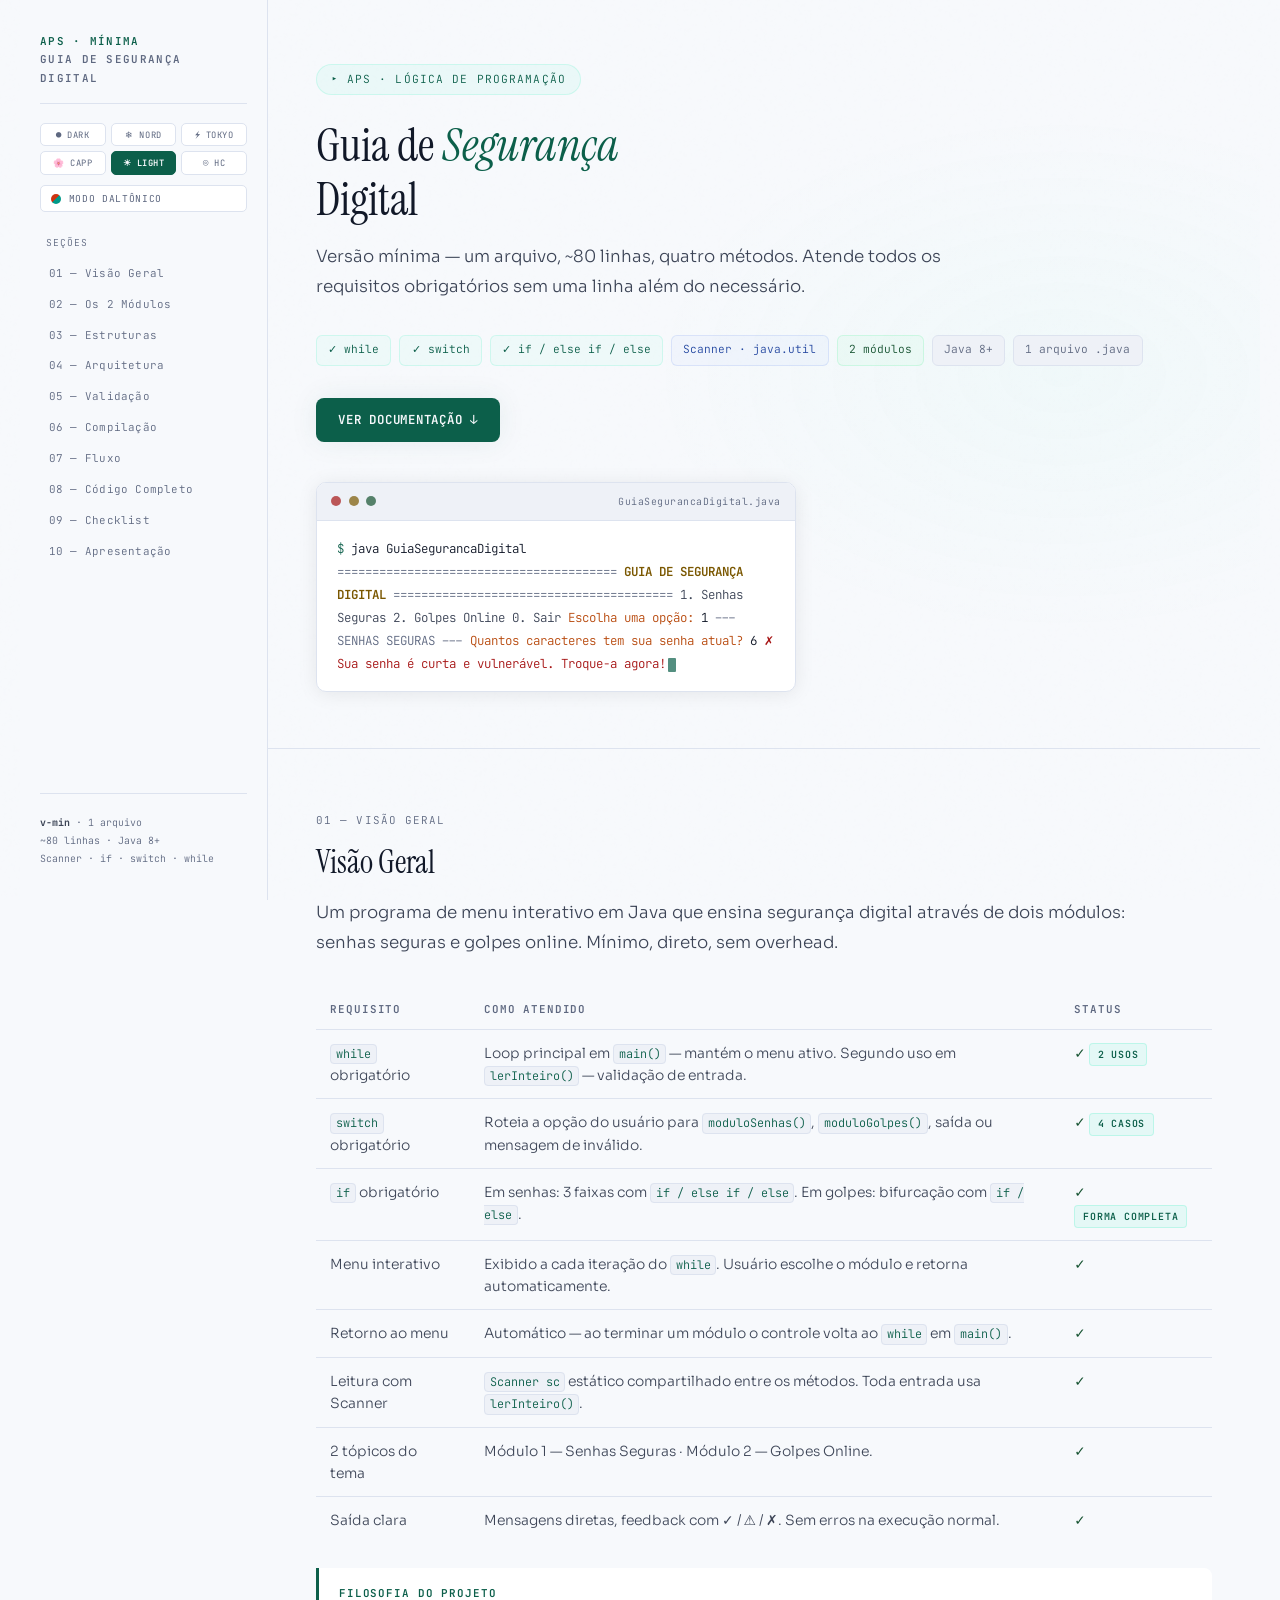
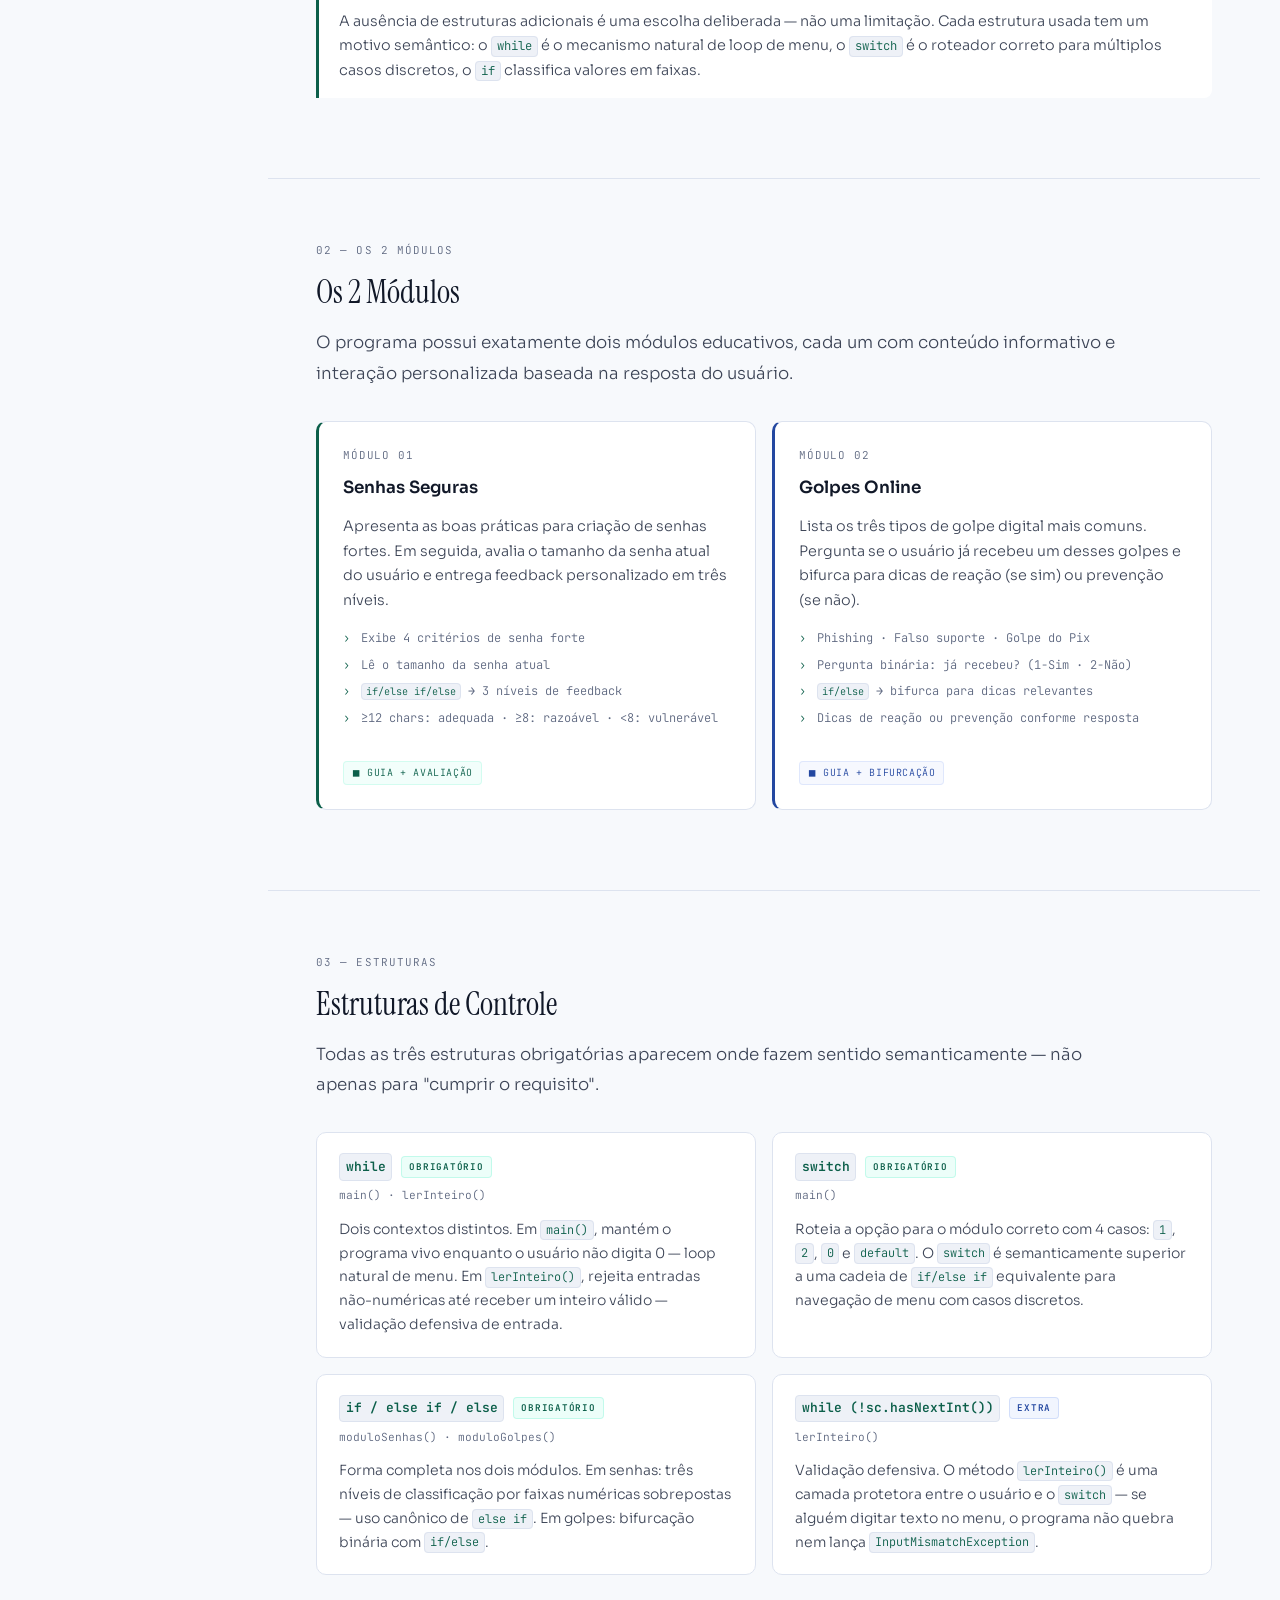
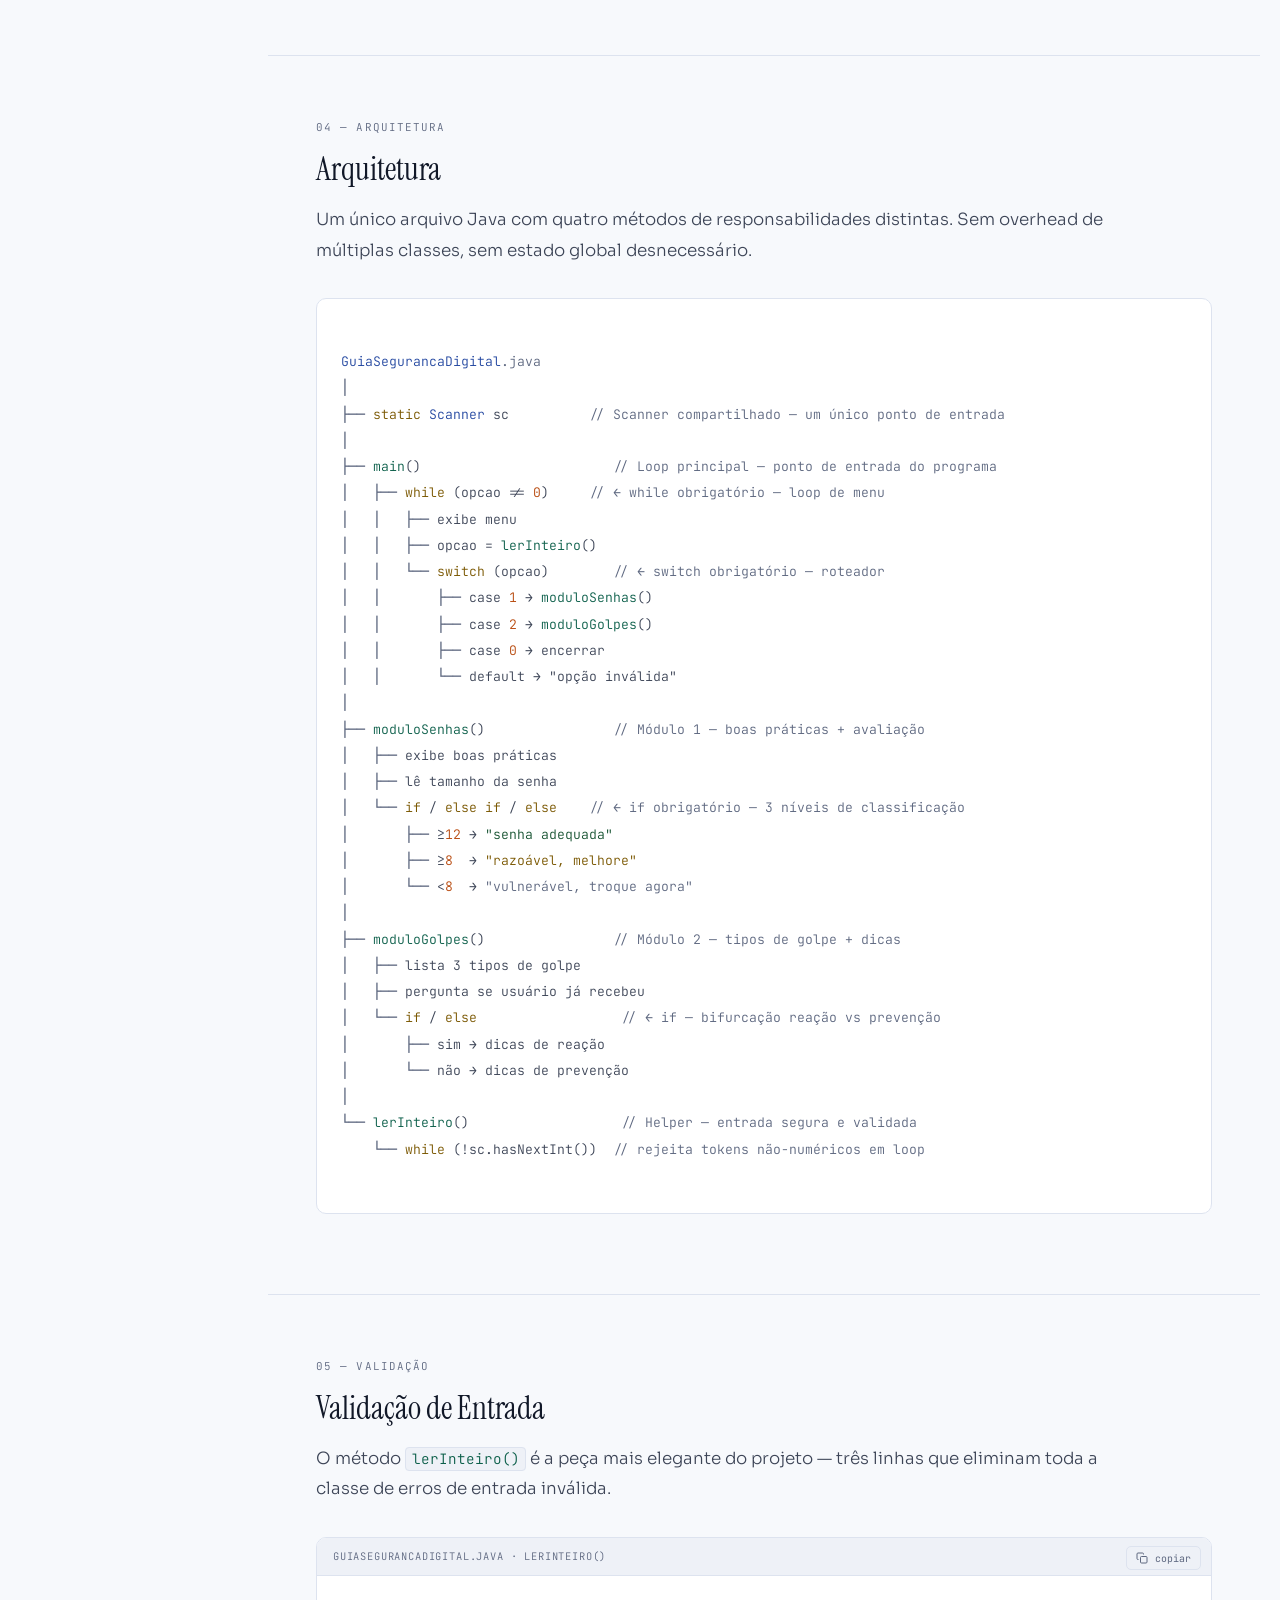
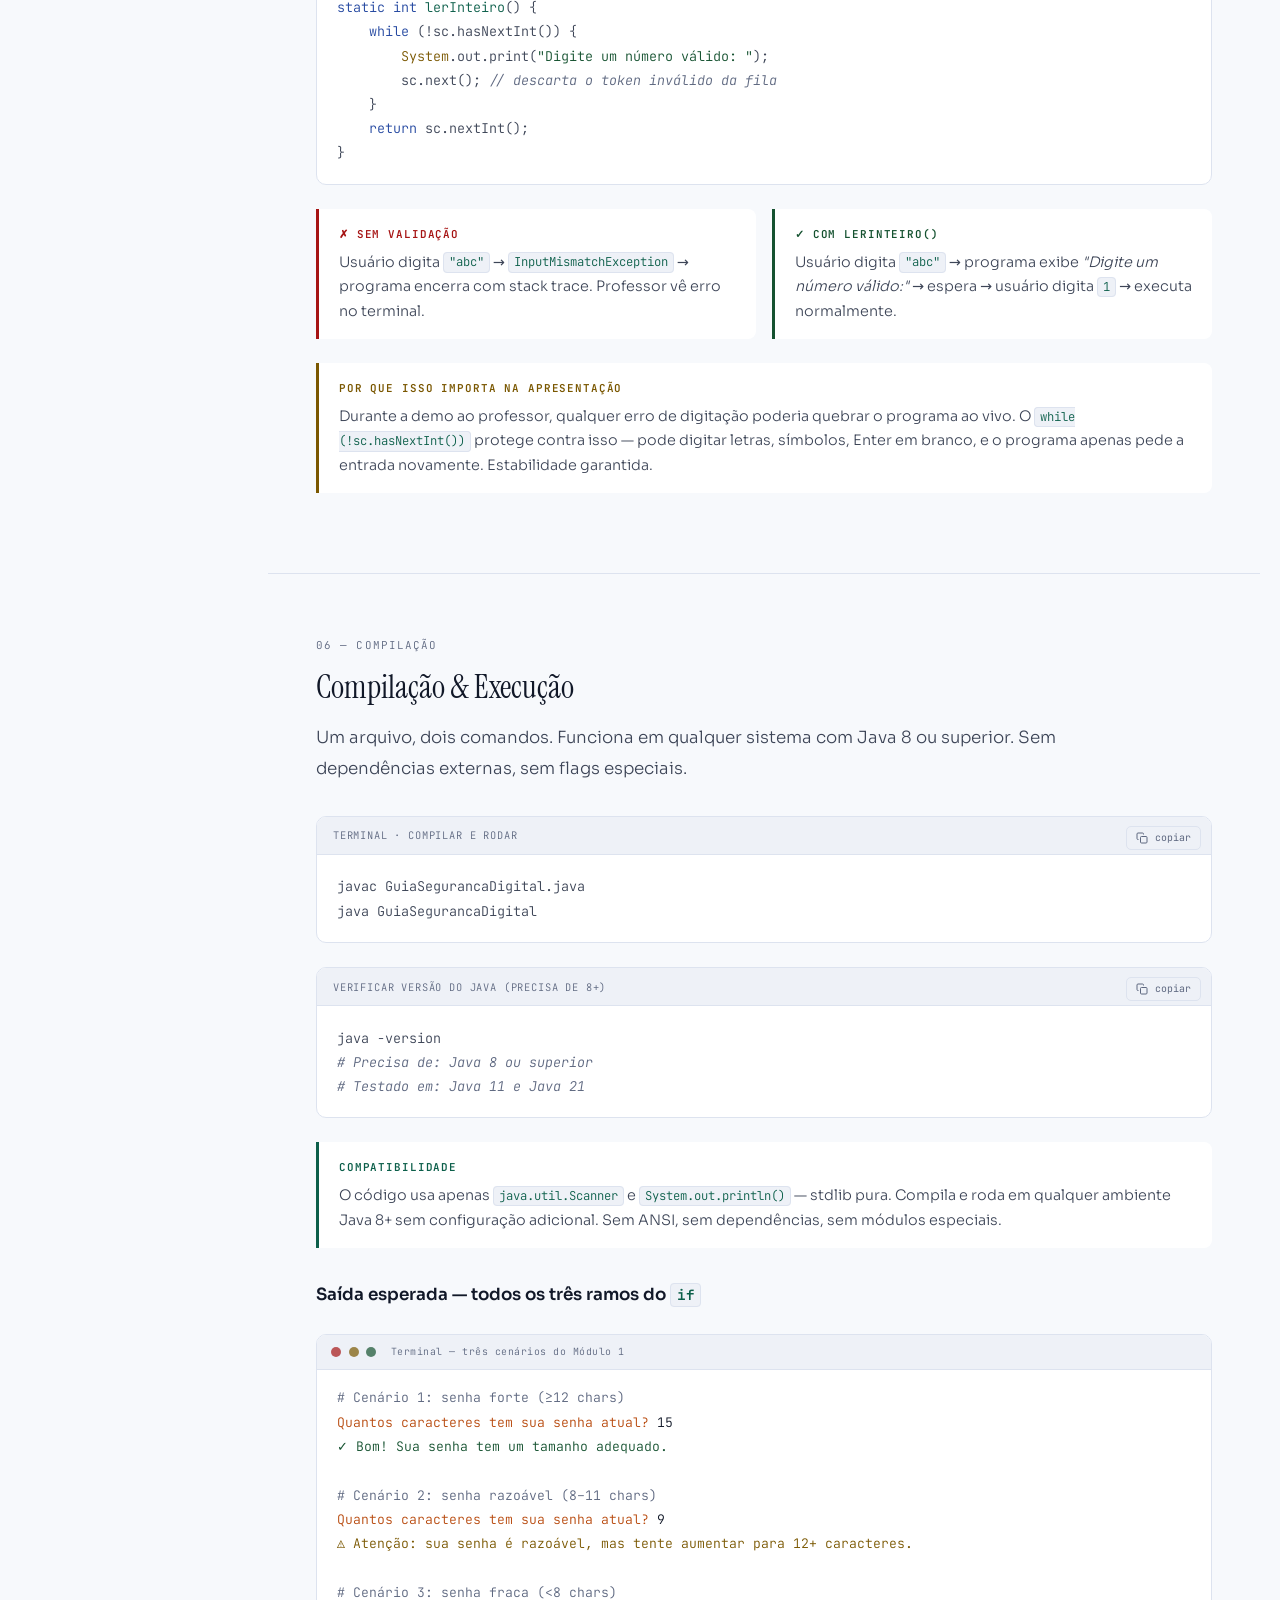
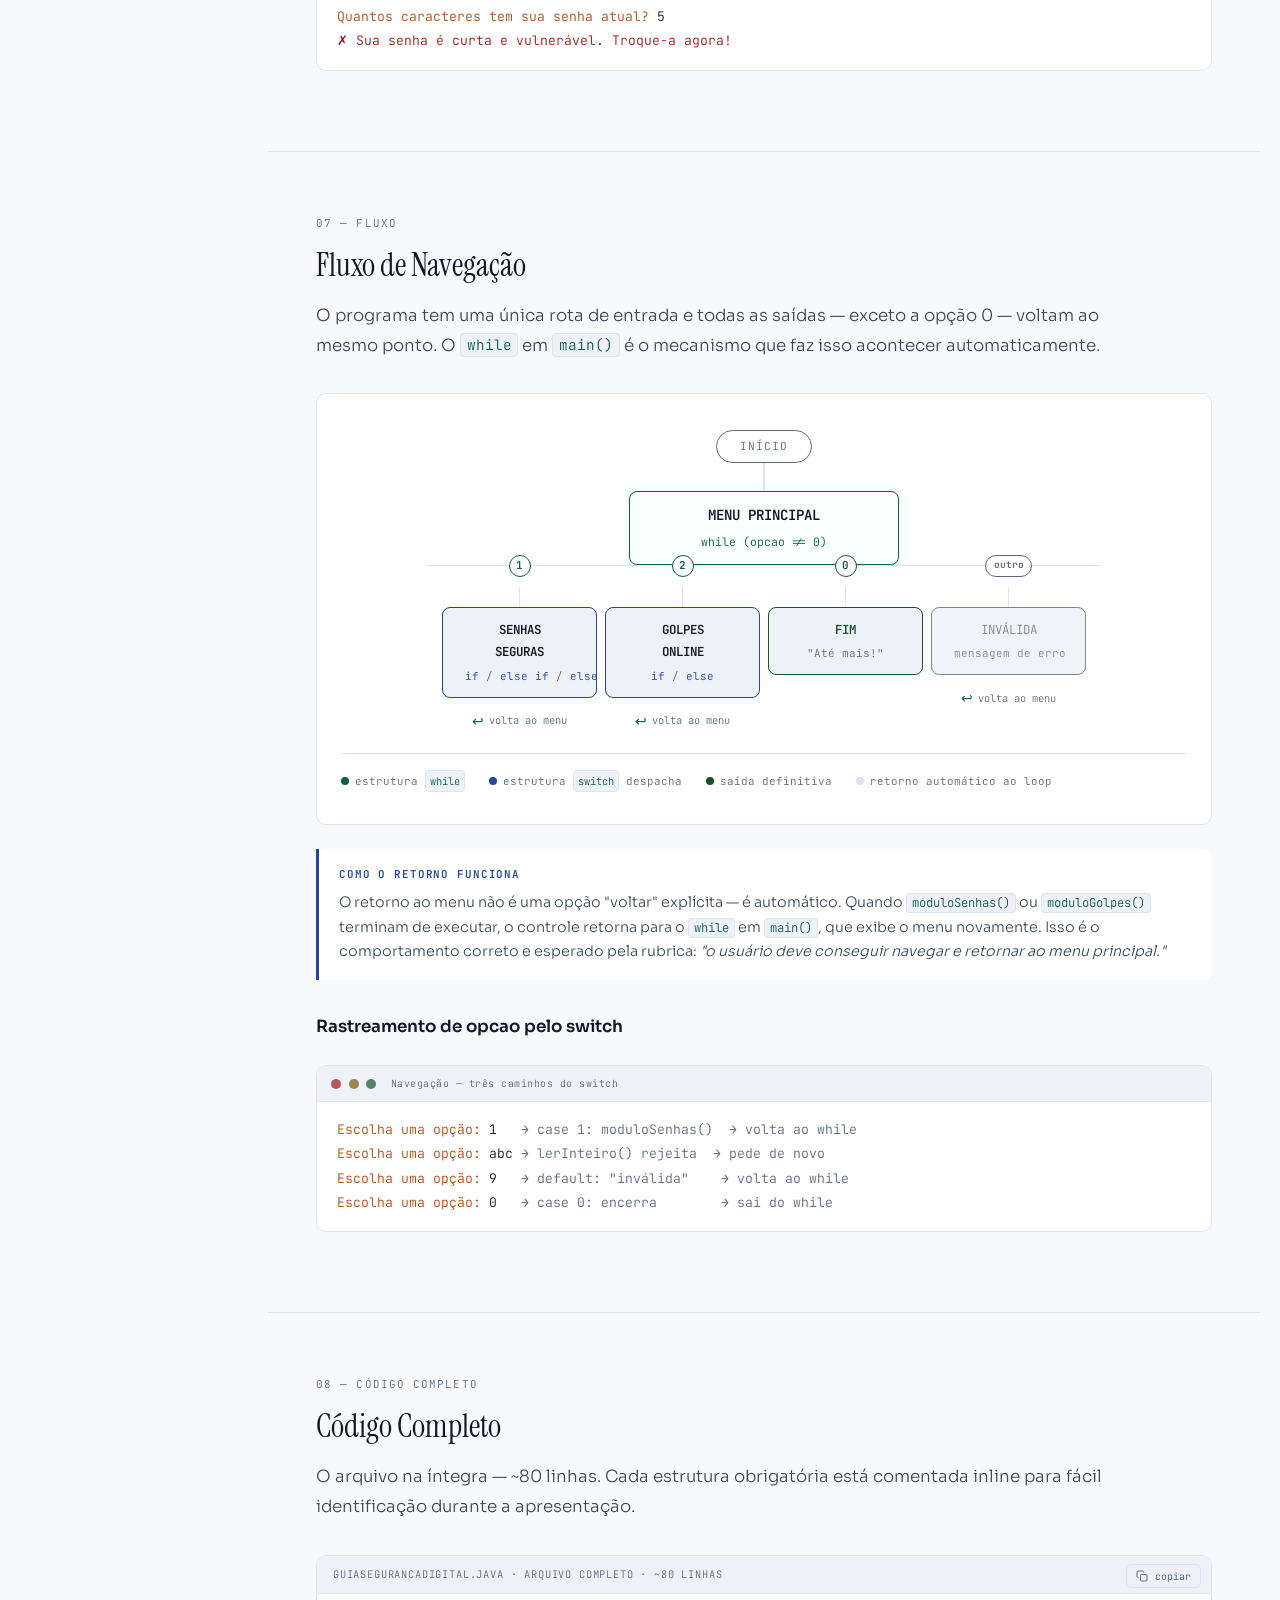
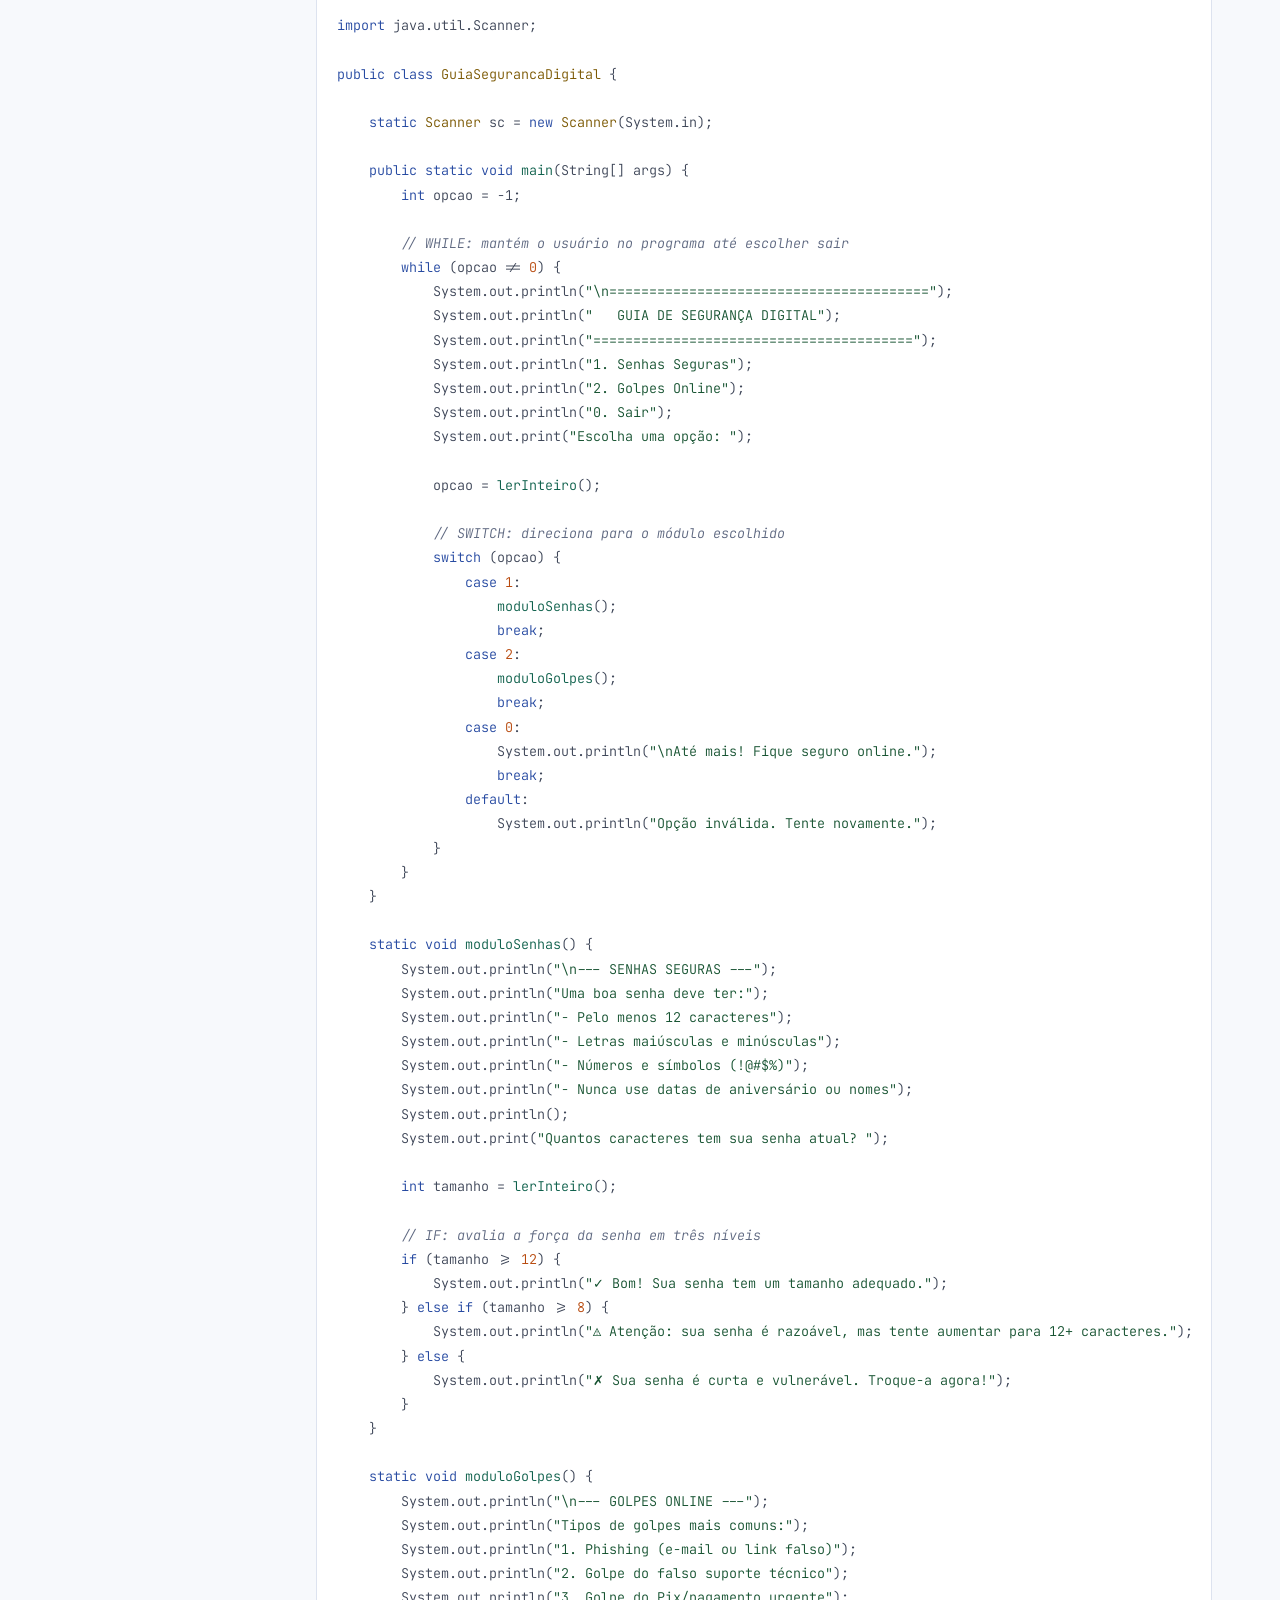
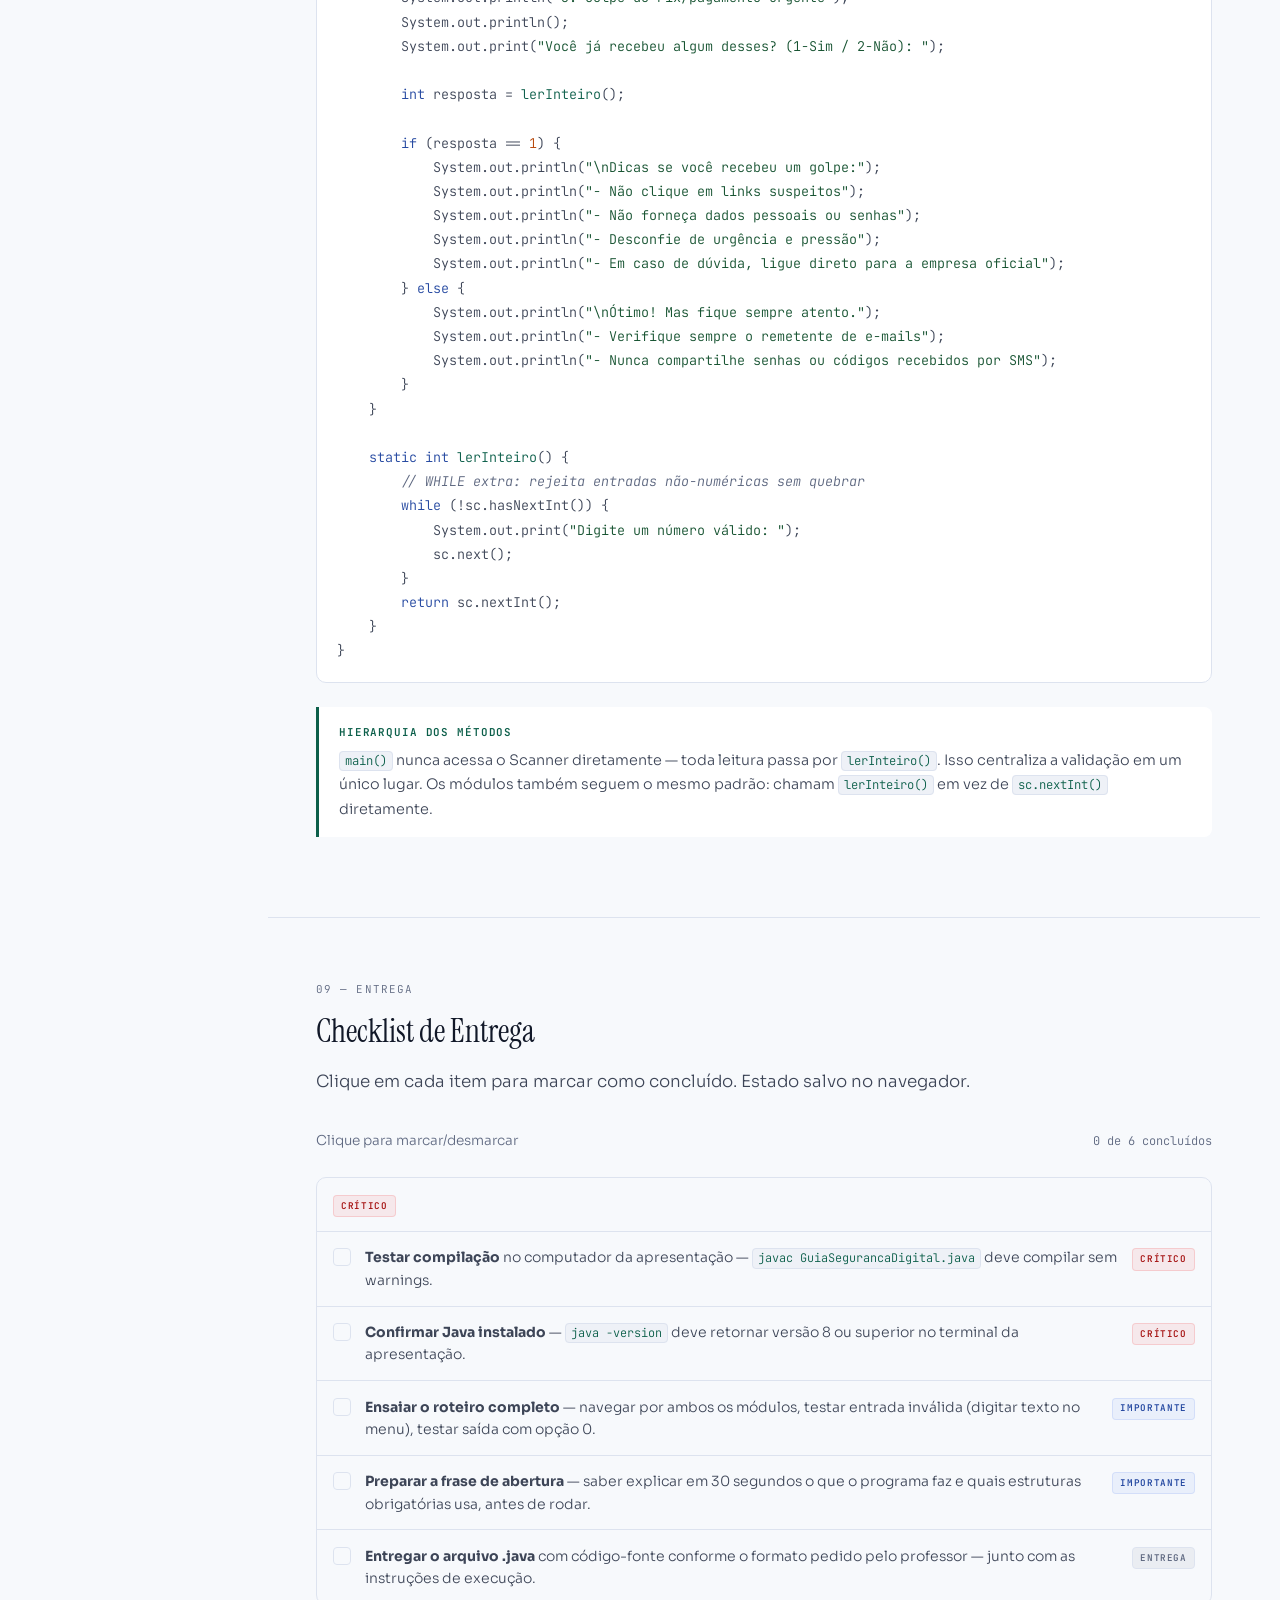
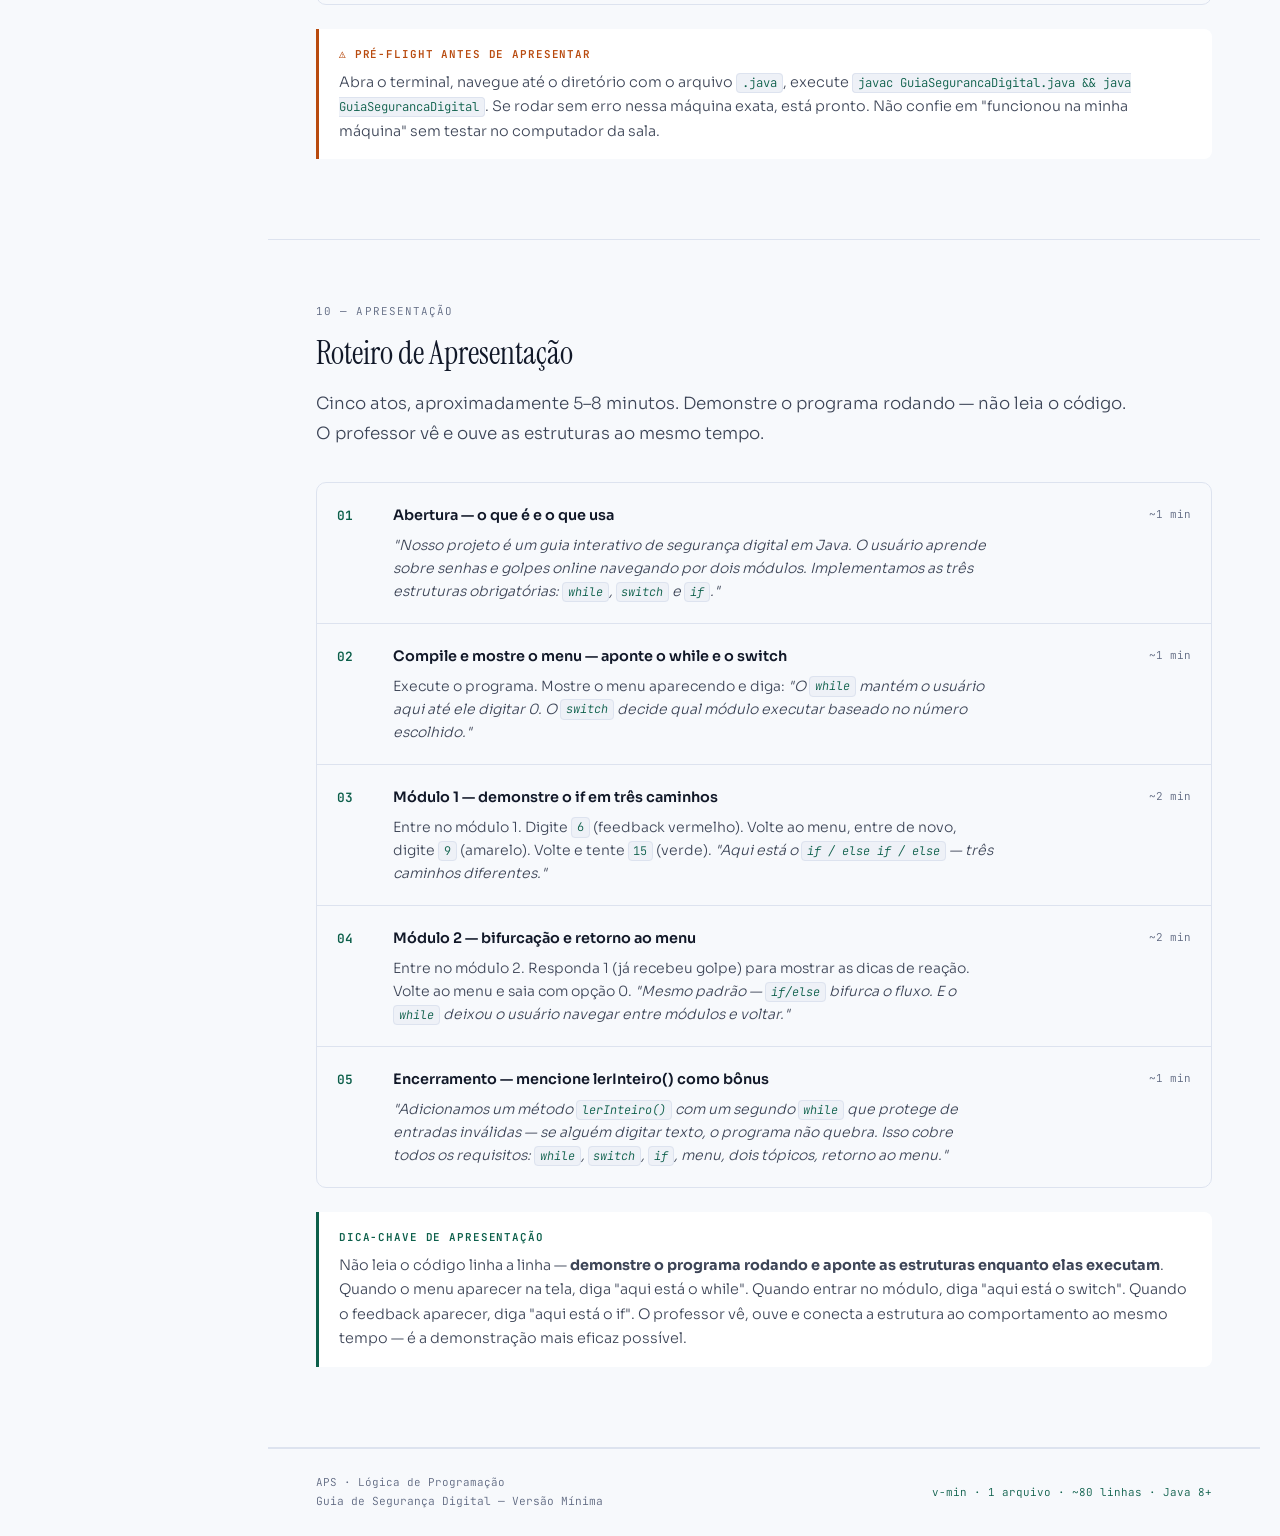
<file: index.html>
<!DOCTYPE html>
<html lang="pt-BR" data-theme="dark">
<head>
<meta charset="UTF-8">
<meta name="viewport" content="width=device-width, initial-scale=1.0">
<title>APS — Guia de Segurança Digital · Versão Mínima</title>
<!-- Anti-flash: aplica tema + modo daltônico antes do primeiro paint -->
<script>
(function(){
  var t=localStorage.getItem('aps-theme');
  var cb=localStorage.getItem('aps-cb')==='true';
  var pref=window.matchMedia('(prefers-color-scheme:light)').matches?'light':'dark';
  document.documentElement.setAttribute('data-theme',t||pref);
  if(cb) document.documentElement.setAttribute('data-colorblind','true');
})();
</script>
<link rel="preconnect" href="https://fonts.googleapis.com">
<link href="https://fonts.googleapis.com/css2?family=Instrument+Serif:ital@0;1&family=JetBrains+Mono:wght@400;600&family=Sora:wght@300;400;500;600&display=swap" rel="stylesheet">
<style>

/* ═══════════════════════════════════════════════════════
   1. THEME TOKENS — 6 TEMAS
   ═══════════════════════════════════════════════════════ */

:root, [data-theme="dark"] {
  --bg:        #0d0f12;
  --bg2:       #13161b;
  --bg3:       #1a1e26;
  --border:    #252932;
  --text:      #c8cdd8;
  --text-dim:  #7e8599;
  --text-head: #e8ecf4;
  --accent:    #4af0c4;
  --accent2:   #f0894a;
  --accent3:   #7a9cf0;
  --accent4:   #f0d44a;
  --danger:    #f05a5a;
  --success:   #4af090;
  --serif:     'Instrument Serif', Georgia, serif;
  --mono:      'JetBrains Mono', 'Fira Code', monospace;
  --sans:      'Sora', system-ui, sans-serif;
  --radius:    8px;
  --glow:      0 0 28px rgba(74,240,196,0.10);
  --shadow:    0 2px 20px rgba(0,0,0,0.40);
  --noise:     0.025;
}

[data-theme="nord"] {
  --bg:#2e3440; --bg2:#3b4252; --bg3:#434c5e; --border:#4c566a;
  --text:#d8dee9; --text-dim:#9aa5bb; --text-head:#eceff4;
  --accent:#88c0d0; --accent2:#d08770; --accent3:#81a1c1; --accent4:#ebcb8b;
  --danger:#bf616a; --success:#a3be8c;
  --glow:0 0 28px rgba(136,192,208,0.12); --shadow:0 2px 20px rgba(0,0,0,0.25);
  --noise:0.015;
}

[data-theme="tokyo"] {
  --bg:#1a1b26; --bg2:#24283b; --bg3:#292e42; --border:#33395a;
  --text:#a9b1d6; --text-dim:#8087a8; --text-head:#c0caf5;
  --accent:#7aa2f7; --accent2:#ff9e64; --accent3:#9ece6a; --accent4:#e0af68;
  --danger:#f7768e; --success:#9ece6a;
  --glow:0 0 28px rgba(122,162,247,0.12); --shadow:0 2px 20px rgba(0,0,0,0.30);
  --noise:0.018;
}

[data-theme="catppuccin"] {
  --bg:#1e1e2e; --bg2:#313244; --bg3:#45475a; --border:#585b70;
  --text:#cdd6f4; --text-dim:#9399b2; --text-head:#cdd6f4;
  --accent:#89dceb; --accent2:#fab387; --accent3:#89b4fa; --accent4:#f9e2af;
  --danger:#f38ba8; --success:#a6e3a1;
  --glow:0 0 28px rgba(137,220,235,0.12); --shadow:0 2px 20px rgba(0,0,0,0.35);
  --noise:0.018;
}

[data-theme="light"] {
  --bg:#f7f9fc; --bg2:#ffffff; --bg3:#eef1f7; --border:#dde3ef;
  --text:#3d4557; --text-dim:#5e6880; --text-head:#111828;
  --accent:#0c5f4a; --accent2:#b84a0e; --accent3:#2347a0; --accent4:#7a5700;
  --danger:#a61414; --success:#155230;
  --glow:0 0 28px rgba(12,95,74,0.08); --shadow:0 2px 20px rgba(0,0,0,0.08);
  --noise:0.008;
}

[data-theme="hc"] {
  --bg:#000000; --bg2:#0a0a0a; --bg3:#141414; --border:#555555;
  --text:#ffffff; --text-dim:#bbbbbb; --text-head:#ffffff;
  --accent:#00ffe0; --accent2:#ff8800; --accent3:#6699ff; --accent4:#ffee00;
  --danger:#ff4444; --success:#00ff66;
  --glow:0 0 24px rgba(0,255,224,0.30); --shadow:0 2px 16px rgba(0,0,0,0.9);
  --noise:0;
}

/* ── Paleta Paul Tol — segura para daltonismo ── */
[data-colorblind="true"] {
  --accent:   #0077bb;
  --accent2:  #ee7733;
  --accent3:  #33bbee;
  --accent4:  #ddcc77;
  --success:  #009988;
  --danger:   #cc3311;
}
[data-colorblind="true"]:not([data-theme="light"]):not([data-theme="hc"]) {
  --glow: 0 0 28px rgba(0,119,187,0.15);
}

/* ═══════════════════════════════════════════════════════
   2. RESET & BASE
   ═══════════════════════════════════════════════════════ */
*, *::before, *::after { box-sizing: border-box; margin: 0; padding: 0; }
html { scroll-behavior: smooth; font-size: 16px; }

body {
  background: var(--bg);
  color: var(--text);
  font-family: var(--sans);
  font-weight: 300;
  line-height: 1.75;
  -webkit-font-smoothing: antialiased;
  transition: background 0.22s ease, color 0.22s ease;
}

body::before {
  content: '';
  position: fixed; inset: 0; z-index: 0;
  opacity: var(--noise);
  background-image: url("data:image/svg+xml,%3Csvg viewBox='0 0 200 200' xmlns='http://www.w3.org/2000/svg'%3E%3Cfilter id='n'%3E%3CfeTurbulence type='fractalNoise' baseFrequency='0.9' numOctaves='4' stitchTiles='stitch'/%3E%3C/filter%3E%3Crect width='100%25' height='100%25' filter='url(%23n)'/%3E%3C/svg%3E");
  pointer-events: none;
  transition: opacity 0.22s;
}

.sr-only {
  position: absolute; width:1px; height:1px; padding:0; margin:-1px;
  overflow:hidden; clip:rect(0,0,0,0); white-space:nowrap; border:0;
}

:focus-visible {
  outline: 2.5px solid var(--accent);
  outline-offset: 3px;
  border-radius: 3px;
}

/* ═══════════════════════════════════════════════════════
   3. PROGRESS BAR
   ═══════════════════════════════════════════════════════ */
#progress-bar {
  position: fixed; top:0; left:0;
  height: 2.5px; width: 0%;
  background: linear-gradient(90deg, var(--accent), var(--accent3));
  z-index: 200;
  transition: width 0.08s linear;
  pointer-events: none;
}

/* ═══════════════════════════════════════════════════════
   4. SKIP LINK
   ═══════════════════════════════════════════════════════ */
.skip-link {
  position: fixed; top: -100%; left: 1rem; z-index: 9999;
  background: var(--accent); color: var(--bg);
  font-family: var(--mono); font-size: 0.78rem; font-weight: 600;
  padding: 0.6rem 1.1rem;
  border-radius: 0 0 var(--radius) var(--radius);
  text-decoration: none; letter-spacing: 0.04em;
  transition: top 0.12s ease; box-shadow: var(--shadow);
}
.skip-link:focus { top: 0; }

/* ═══════════════════════════════════════════════════════
   5. MOBILE HEADER
   ═══════════════════════════════════════════════════════ */
.mobile-header {
  display: none;
  position: sticky; top: 0; z-index: 110;
  background: var(--bg);
  border-bottom: 1px solid var(--border);
  padding: 0.8rem 1.25rem;
  align-items: center;
  justify-content: space-between;
  transition: background 0.22s;
}
.mobile-title {
  font-family: var(--mono); font-size: 0.68rem;
  color: var(--accent); letter-spacing: 0.1em; text-transform: uppercase;
}
.hamburger {
  background: none; border: 1px solid var(--border);
  border-radius: var(--radius);
  padding: 0.45rem 0.55rem; cursor: pointer;
  color: var(--text);
  display: flex; flex-direction: column; gap: 4px; align-items: center;
  transition: border-color 0.15s, color 0.15s;
}
.hamburger:hover { border-color: var(--accent); color: var(--accent); }
.hamburger span {
  display: block; width: 17px; height: 1.5px;
  background: currentColor;
  transition: transform 0.2s ease, opacity 0.2s;
  transform-origin: center;
}
.hamburger.active span:nth-child(1) { transform: translateY(5.5px) rotate(45deg); }
.hamburger.active span:nth-child(2) { opacity: 0; }
.hamburger.active span:nth-child(3) { transform: translateY(-5.5px) rotate(-45deg); }

#sidebar-overlay {
  display: none; position: fixed; inset: 0;
  background: rgba(0,0,0,0.6); z-index: 90;
  backdrop-filter: blur(3px);
}
#sidebar-overlay.visible { display: block; }

/* ═══════════════════════════════════════════════════════
   6. LAYOUT
   ═══════════════════════════════════════════════════════ */
.layout {
  display: grid;
  grid-template-columns: 248px 1fr;
  min-height: 100vh;
  position: relative; z-index: 1;
  max-width: 1240px;
  margin: 0 auto;
}

/* ═══════════════════════════════════════════════════════
   7. SIDEBAR
   ═══════════════════════════════════════════════════════ */
.sidebar {
  position: sticky; top: 0;
  height: 100vh; overflow-y: auto;
  padding: 2rem 1.25rem;
  border-right: 1px solid var(--border);
  display: flex; flex-direction: column; gap: 0.15rem;
  background: var(--bg);
  z-index: 99;
  transition: transform 0.25s ease, background 0.22s;
  scrollbar-width: thin;
  scrollbar-color: var(--border) transparent;
}
.sidebar::-webkit-scrollbar { width: 3px; }
.sidebar::-webkit-scrollbar-track { background: transparent; }
.sidebar::-webkit-scrollbar-thumb { background: var(--border); border-radius: 2px; }

.sidebar-logo {
  font-family: var(--mono);
  font-size: 0.68rem; font-weight: 600;
  color: var(--accent); letter-spacing: 0.12em;
  text-transform: uppercase;
  margin-bottom: 1rem;
  padding-bottom: 1rem;
  border-bottom: 1px solid var(--border);
  line-height: 1.7;
}
.sidebar-logo span { color: var(--text-dim); }

/* ── Theme switcher: grid 3×2 ── */
.theme-switcher {
  display: grid;
  grid-template-columns: 1fr 1fr 1fr;
  gap: 0.3rem;
  margin-bottom: 0.5rem;
}

.theme-btn {
  padding: 0.3rem 0.2rem;
  font-family: var(--mono);
  font-size: 0.55rem; letter-spacing: 0.06em;
  text-transform: uppercase;
  border-radius: 5px; cursor: pointer;
  border: 1px solid var(--border);
  background: var(--bg2); color: var(--text-dim);
  transition: all 0.15s;
  display: flex; align-items: center; justify-content: center;
  gap: 0.2rem; white-space: nowrap;
}
.theme-btn:hover { color: var(--text-head); border-color: var(--accent); background: var(--bg3); }
.theme-btn.active {
  background: var(--accent); border-color: var(--accent);
  color: var(--bg); font-weight: 600;
}

/* ── Colorblind toggle ── */
.cb-toggle {
  width: 100%;
  display: flex; align-items: center; gap: 0.5rem;
  padding: 0.38rem 0.6rem;
  font-family: var(--mono); font-size: 0.6rem;
  letter-spacing: 0.07em; text-transform: uppercase;
  border-radius: 5px; cursor: pointer;
  border: 1px solid var(--border);
  background: var(--bg2); color: var(--text-dim);
  transition: all 0.15s;
  margin-bottom: 0.75rem;
}
.cb-toggle:hover { border-color: var(--accent3); color: var(--text-head); background: var(--bg3); }
.cb-toggle.active {
  border-color: var(--accent3); color: var(--accent3);
  background: rgba(122,156,240,0.08);
}
.cb-dot {
  width: 10px; height: 10px; border-radius: 50%;
  background: linear-gradient(135deg, #cc3311 50%, #009988 50%);
  flex-shrink: 0;
}

.sidebar-nav-label {
  font-family: var(--mono); font-size: 0.6rem;
  color: var(--text-dim); letter-spacing: 0.1em;
  text-transform: uppercase; padding: 0.5rem 0 0.3rem 0.4rem;
}

.nav-link {
  display: block; padding: 0.38rem 0.55rem;
  border-radius: 5px; text-decoration: none;
  font-family: var(--mono); font-size: 0.68rem;
  color: var(--text-dim); letter-spacing: 0.02em;
  transition: background 0.12s, color 0.12s;
  line-height: 1.5;
}
.nav-link:hover { background: var(--bg3); color: var(--text-head); }
.nav-link.active { background: var(--bg3); color: var(--accent); }

.sidebar-footer {
  margin-top: auto; padding-top: 1.25rem;
  border-top: 1px solid var(--border);
  font-family: var(--mono); font-size: 0.62rem;
  color: var(--text-dim); line-height: 1.8;
}
.sidebar-footer strong { color: var(--text); }

/* ═══════════════════════════════════════════════════════
   8. MAIN CONTENT
   ═══════════════════════════════════════════════════════ */
main {
  padding: 0;
  min-width: 0;
  display: flex; flex-direction: column;
}

/* ── Section fade-in ── */
.section {
  opacity: 0;
  transform: translateY(12px);
  transition: opacity 0.45s ease, transform 0.45s ease;
}
.section.visible { opacity: 1; transform: translateY(0); }

.content-section {
  padding: 3.5rem 3rem 3.5rem;
  border-bottom: 1px solid var(--border);
}

.section-num {
  display: inline-block;
  font-family: var(--mono); font-size: 0.68rem;
  color: var(--text-dim); letter-spacing: 0.1em;
  text-transform: uppercase; margin-bottom: 0.75rem;
}

h2 {
  font-family: var(--serif); font-size: 2rem;
  font-weight: 400; color: var(--text-head);
  line-height: 1.25; margin-bottom: 1rem;
}

h3 {
  font-family: var(--sans); font-size: 1.05rem;
  font-weight: 600; color: var(--text-head);
  margin: 2rem 0 0.75rem;
}

.section-lead {
  font-size: 1.05rem; color: var(--text);
  max-width: 68ch; line-height: 1.8;
  margin-bottom: 2rem;
}

p { margin-bottom: 1rem; max-width: 72ch; }
p:last-child { margin-bottom: 0; }

code {
  font-family: var(--mono); font-size: 0.85em;
  background: var(--bg3); border: 1px solid var(--border);
  border-radius: 4px; padding: 0.1em 0.4em;
  color: var(--accent);
}

/* ═══════════════════════════════════════════════════════
   9. HERO
   ═══════════════════════════════════════════════════════ */
.hero {
  padding: 4rem 3rem 3.5rem;
  border-bottom: 1px solid var(--border);
  position: relative; overflow: hidden;
}
.hero::before {
  content: '';
  position: absolute; inset: 0; z-index: 0;
  background: radial-gradient(ellipse 60% 50% at 80% 50%, rgba(74,240,196,0.04) 0%, transparent 70%);
  pointer-events: none;
}
.hero > * { position: relative; z-index: 1; }

.hero-badge {
  display: inline-flex; align-items: center; gap: 0.5rem;
  font-family: var(--mono); font-size: 0.7rem;
  letter-spacing: 0.1em; text-transform: uppercase;
  color: var(--accent); background: rgba(74,240,196,0.07);
  border: 1px solid rgba(74,240,196,0.2);
  border-radius: 999px; padding: 0.3rem 0.85rem;
  margin-bottom: 1.5rem;
}

.hero h1 {
  font-family: var(--serif); font-size: 2.9rem;
  font-weight: 400; color: var(--text-head);
  line-height: 1.15; margin-bottom: 1rem;
}
.hero h1 em { font-style: italic; color: var(--accent); }

.hero-sub {
  font-size: 1.05rem; color: var(--text); max-width: 58ch;
  line-height: 1.8; margin-bottom: 2rem;
}

.hero-chips {
  display: flex; flex-wrap: wrap; gap: 0.5rem;
  margin-bottom: 2rem;
}
.chip {
  display: inline-flex; align-items: center; gap: 0.35rem;
  font-family: var(--mono); font-size: 0.7rem;
  color: var(--text-dim); background: var(--bg3);
  border: 1px solid var(--border); border-radius: 6px;
  padding: 0.3rem 0.7rem;
}
.chip-accent { color: var(--accent); border-color: rgba(74,240,196,0.2); background: rgba(74,240,196,0.05); }
.chip-blue   { color: var(--accent3); border-color: rgba(122,156,240,0.2); background: rgba(122,156,240,0.05); }
.chip-green  { color: var(--success); border-color: rgba(74,240,144,0.2); background: rgba(74,240,144,0.05); }

.hero-cta {
  display: inline-flex; align-items: center; gap: 0.5rem;
  font-family: var(--mono); font-size: 0.78rem; font-weight: 600;
  letter-spacing: 0.06em; text-transform: uppercase;
  background: var(--accent); color: var(--bg);
  border: none; border-radius: var(--radius);
  padding: 0.7rem 1.4rem; cursor: pointer;
  text-decoration: none;
  transition: opacity 0.15s, transform 0.15s;
  box-shadow: var(--glow);
}
.hero-cta:hover { opacity: 0.88; transform: translateY(-1px); }

/* ── Mini terminal preview in hero ── */
.hero-terminal {
  margin-top: 2.5rem;
  background: var(--bg2);
  border: 1px solid var(--border);
  border-radius: 10px;
  overflow: hidden;
  max-width: 480px;
  box-shadow: var(--shadow);
}
.hero-terminal-bar {
  display: flex; align-items: center; gap: 0.45rem;
  padding: 0.6rem 0.9rem;
  border-bottom: 1px solid var(--border);
  background: var(--bg3);
}
.tbar-dot {
  width: 10px; height: 10px; border-radius: 50%;
}
.tbar-dot-r { background: var(--danger); opacity: 0.7; }
.tbar-dot-y { background: var(--accent4); opacity: 0.7; }
.tbar-dot-g { background: var(--success); opacity: 0.7; }
.tbar-title {
  font-family: var(--mono); font-size: 0.62rem;
  color: var(--text-dim); letter-spacing: 0.05em; margin-left: auto;
}
.hero-terminal-body {
  padding: 1rem 1.25rem;
  font-family: var(--mono); font-size: 0.78rem;
  line-height: 1.85;
}
.t-prompt { color: var(--accent); }
.t-cmd { color: var(--text-head); }
.t-border { color: var(--text-dim); }
.t-title { color: var(--accent4); font-weight: 600; }
.t-opt { color: var(--text); }
.t-dim { color: var(--text-dim); }
.t-success { color: var(--success); }
.t-warn { color: var(--accent2); }
.t-danger { color: var(--danger); }
.t-cursor {
  display: inline-block; width: 8px; height: 14px;
  background: var(--accent); border-radius: 1px;
  opacity: 0.7; animation: blink 1.1s step-end infinite;
  vertical-align: text-bottom; margin-left: 2px;
}
@keyframes blink { 50% { opacity: 0; } }

/* ═══════════════════════════════════════════════════════
   10. REQUISITOS TABLE
   ═══════════════════════════════════════════════════════ */
.req-table {
  width: 100%; border-collapse: collapse;
  font-family: var(--sans); font-size: 0.87rem;
  margin: 1.5rem 0;
}
.req-table th {
  font-family: var(--mono); font-size: 0.68rem;
  letter-spacing: 0.08em; text-transform: uppercase;
  color: var(--text-dim); font-weight: 600;
  padding: 0.6rem 0.9rem; text-align: left;
  border-bottom: 1px solid var(--border);
}
.req-table td {
  padding: 0.75rem 0.9rem;
  border-bottom: 1px solid var(--border);
  vertical-align: top; line-height: 1.6;
}
.req-table tr:last-child td { border-bottom: none; }
.req-table tr:hover td { background: var(--bg3); }

.badge {
  display: inline-flex; align-items: center;
  font-family: var(--mono); font-size: 0.62rem;
  font-weight: 600; letter-spacing: 0.08em;
  text-transform: uppercase; border-radius: 4px;
  padding: 0.15rem 0.5rem; white-space: nowrap;
}
.badge-req   { background: rgba(74,240,196,0.10); color: var(--accent);  border: 1px solid rgba(74,240,196,0.25); }
.badge-extra { background: rgba(122,156,240,0.10); color: var(--accent3); border: 1px solid rgba(122,156,240,0.25); }
.badge-ok    { background: rgba(74,240,144,0.10); color: var(--success); border: 1px solid rgba(74,240,144,0.25); }

.req-check { color: var(--success); font-size: 0.85rem; }

/* ═══════════════════════════════════════════════════════
   11. MÓDULO CARDS
   ═══════════════════════════════════════════════════════ */
.module-grid {
  display: grid;
  grid-template-columns: 1fr 1fr;
  gap: 1rem;
  margin: 1.5rem 0;
}

.module-card {
  background: var(--bg2);
  border: 1px solid var(--border);
  border-radius: 10px;
  padding: 1.5rem;
  transition: border-color 0.2s, background 0.2s;
}
.module-card:hover { border-color: var(--accent); background: var(--bg3); }
.module-card.mod-accent { border-left: 3px solid var(--accent); }
.module-card.mod-blue   { border-left: 3px solid var(--accent3); }

.mod-num {
  font-family: var(--mono); font-size: 0.68rem;
  color: var(--text-dim); letter-spacing: 0.08em;
  text-transform: uppercase; margin-bottom: 0.5rem;
}
.mod-title {
  font-family: var(--sans); font-size: 1.05rem;
  font-weight: 600; color: var(--text-head);
  margin-bottom: 0.75rem;
}
.mod-desc {
  font-size: 0.9rem; color: var(--text); line-height: 1.7;
  margin-bottom: 1rem;
}
.mod-features {
  list-style: none; display: flex; flex-direction: column; gap: 0.35rem;
}
.mod-features li {
  font-family: var(--mono); font-size: 0.75rem;
  color: var(--text-dim); padding-left: 1.1rem;
  position: relative;
}
.mod-features li::before {
  content: '›';
  position: absolute; left: 0;
  color: var(--accent);
}
.mod-tag {
  display: inline-flex; align-items: center; gap: 0.3rem;
  font-family: var(--mono); font-size: 0.62rem;
  border-radius: 4px; padding: 0.15rem 0.5rem;
  text-transform: uppercase; letter-spacing: 0.06em;
}
.tag-guide { background: rgba(74,240,196,0.07); color: var(--accent); border: 1px solid rgba(74,240,196,0.18); }
.tag-blue  { background: rgba(122,156,240,0.07); color: var(--accent3); border: 1px solid rgba(122,156,240,0.18); }

/* ═══════════════════════════════════════════════════════
   12. ESTRUTURAS
   ═══════════════════════════════════════════════════════ */
.struct-grid {
  display: grid;
  grid-template-columns: 1fr 1fr;
  gap: 1rem;
  margin: 1.5rem 0;
}

.struct-item {
  background: var(--bg2);
  border: 1px solid var(--border);
  border-radius: 10px;
  padding: 1.25rem 1.4rem;
  transition: border-color 0.2s;
}
.struct-item:hover { border-color: var(--accent); }

.struct-name {
  font-family: var(--mono); font-size: 0.95rem;
  color: var(--accent); font-weight: 600;
  display: flex; align-items: center; gap: 0.6rem;
  margin-bottom: 0.35rem;
  flex-wrap: wrap;
}
.struct-location {
  font-family: var(--mono); font-size: 0.7rem;
  color: var(--text-dim); margin-bottom: 0.75rem;
}
.struct-desc {
  font-size: 0.875rem; color: var(--text); line-height: 1.7;
}
.struct-badge {
  font-family: var(--mono); font-size: 0.58rem;
  font-weight: 600; letter-spacing: 0.08em;
  text-transform: uppercase; border-radius: 4px;
  padding: 0.12rem 0.45rem;
}
.badge-obrig {
  background: rgba(74,240,196,0.1); color: var(--accent);
  border: 1px solid rgba(74,240,196,0.25);
}

/* ═══════════════════════════════════════════════════════
   13. CODE BLOCKS
   ═══════════════════════════════════════════════════════ */
.code-wrap {
  position: relative;
  background: var(--bg2);
  border: 1px solid var(--border);
  border-radius: 10px;
  overflow: hidden;
  margin: 1.5rem 0;
}

.code-label {
  display: block;
  font-family: var(--mono); font-size: 0.65rem;
  letter-spacing: 0.08em; text-transform: uppercase;
  color: var(--text-dim);
  padding: 0.6rem 1rem;
  border-bottom: 1px solid var(--border);
  background: var(--bg3);
}

.copy-btn {
  position: absolute; top: 0.55rem; right: 0.6rem;
  display: flex; align-items: center; gap: 0.4rem;
  font-family: var(--mono); font-size: 0.62rem;
  color: var(--text-dim); background: var(--bg3);
  border: 1px solid var(--border); border-radius: 5px;
  padding: 0.28rem 0.6rem; cursor: pointer;
  transition: border-color 0.15s, color 0.15s;
}
.copy-btn:hover { border-color: var(--accent); color: var(--accent); }
.copy-btn.copied { color: var(--success); border-color: var(--success); }

pre {
  font-family: var(--mono); font-size: 0.84rem;
  line-height: 1.8; color: var(--text);
  padding: 1.2rem 1.25rem;
  overflow-x: auto;
  tab-size: 4;
}

/* syntax spans */
.kw  { color: var(--accent3); }
.fn  { color: var(--accent); }
.cls { color: var(--accent4); }
.str { color: var(--success); }
.num { color: var(--accent2); }
.cm  { color: var(--text-dim); font-style: italic; }

/* arch-box spans (like v25) */
.c-accent { color: var(--accent); }
.c-blue   { color: var(--accent3); }
.c-orange { color: var(--accent2); }
.c-yellow { color: var(--accent4); }
.c-dim    { color: var(--text-dim); }
.c-green  { color: var(--success); }

/* ── Arch box (styled code block for architecture diagram) ── */
.arch-box {
  background: var(--bg2);
  border: 1px solid var(--border);
  border-radius: 10px;
  padding: 1.5rem 1.5rem 1.5rem;
  font-family: var(--mono); font-size: 0.82rem;
  line-height: 2; color: var(--text);
  overflow-x: auto;
  white-space: pre;
  margin: 1.5rem 0;
  tab-size: 2;
}

/* ═══════════════════════════════════════════════════════
   14. TERMINAL OUTPUT BLOCK
   ═══════════════════════════════════════════════════════ */
.term-box {
  background: var(--bg2);
  border: 1px solid var(--border);
  border-radius: 10px;
  overflow: hidden;
  margin: 1.5rem 0;
}
.term-bar {
  display: flex; align-items: center; gap: 0.45rem;
  padding: 0.55rem 0.9rem;
  border-bottom: 1px solid var(--border);
  background: var(--bg3);
}
.term-bar-title {
  font-family: var(--mono); font-size: 0.62rem;
  color: var(--text-dim); margin-left: 0.5rem; letter-spacing: 0.05em;
}
.term-body {
  padding: 1rem 1.25rem;
  font-family: var(--mono); font-size: 0.82rem;
  line-height: 1.85; overflow-x: auto; white-space: pre;
}
/* terminal color spans */
.t-box  { color: var(--text-dim); }
.t-head { color: var(--accent4); font-weight: 600; }
.t-acc  { color: var(--accent); }
.t-key  { color: var(--accent3); }
.t-val  { color: var(--text-head); }
.t-pts  { color: var(--success); font-weight: 600; }
.t-ask  { color: var(--accent2); }
.t-in   { color: var(--text-head); }
.t-ok   { color: var(--success); }
.t-bad  { color: var(--danger); }
.t-mid  { color: var(--accent4); }

/* ═══════════════════════════════════════════════════════
   15. FLOW DIAGRAM
   ═══════════════════════════════════════════════════════ */
.flow-diagram {
  background: var(--bg2);
  border: 1px solid var(--border);
  border-radius: 10px;
  padding: 2.25rem 1.5rem 2rem;
  overflow-x: auto;
  margin: 1.5rem 0;
}

.flow-wrap {
  display: flex;
  flex-direction: column;
  align-items: center;
  min-width: 580px;
  gap: 0;
}

.flow-node {
  background: var(--bg3);
  border: 1px solid var(--border);
  border-radius: 8px;
  padding: 0.7rem 1.4rem;
  text-align: center;
  font-family: var(--mono);
  font-size: 0.82rem;
  color: var(--text-head);
  white-space: nowrap;
}

.flow-node-start {
  border-radius: 999px;
  font-size: 0.7rem;
  color: var(--text-dim);
  letter-spacing: 0.1em;
  text-transform: uppercase;
  background: transparent;
  border-color: var(--text-dim);
  padding: 0.35rem 1.4rem;
}

.flow-node-menu {
  border-color: var(--accent);
  background: rgba(74,240,196,0.04);
  box-shadow: 0 0 0 1px rgba(74,240,196,0.12), 0 0 20px rgba(74,240,196,0.04);
  min-width: 270px;
}
.flow-node-menu .flow-node-title {
  font-size: 0.88rem; font-weight: 600;
  color: var(--text-head); margin-bottom: 0.3rem;
}
.flow-node-menu .flow-node-sub {
  font-size: 0.72rem; color: var(--accent);
}

.flow-conn-v {
  width: 1.5px; height: 28px;
  background: var(--border);
}
.flow-conn-v-sm {
  width: 1.5px; height: 20px;
  background: var(--border);
}

/* ── Branches ── */
.flow-branches-container {
  width: 100%;
  position: relative;
  margin-top: 0;
}

.flow-branches-hline {
  position: absolute; top: 0;
  left: 10%; right: 10%;
  height: 1.5px;
  background: var(--border);
}

.flow-branches {
  display: flex;
  justify-content: center;
  align-items: flex-start;
  gap: 8px;
  width: 100%;
}

.flow-branch {
  display: flex;
  flex-direction: column;
  align-items: center;
  flex: 1;
  min-width: 128px;
  max-width: 155px;
  gap: 0;
}

.flow-opt {
  display: inline-flex;
  align-items: center; justify-content: center;
  border-radius: 999px;
  border: 1.5px solid var(--accent);
  background: var(--bg2);
  color: var(--accent);
  font-family: var(--mono); font-size: 0.68rem;
  font-weight: 600; z-index: 2;
  position: relative; top: -10px;
  min-width: 22px; height: 22px;
  padding: 0 0.35rem;
}
.flow-opt-exit  { border-color: var(--success); color: var(--success); }
.flow-opt-other { border-color: var(--text-dim); color: var(--text-dim); font-size: 0.6rem; padding: 0 0.45rem; }

.flow-node-module {
  border-color: var(--accent3);
  width: 100%;
}
.flow-node-module .flow-node-title {
  font-size: 0.78rem; font-weight: 600;
  color: var(--text-head); margin-bottom: 0.25rem;
}
.flow-node-module .flow-node-detail {
  font-size: 0.68rem; color: var(--text-dim);
}

.flow-node-exit {
  border-color: var(--success); width: 100%;
}
.flow-node-exit .flow-node-title {
  font-size: 0.78rem; font-weight: 600;
  color: var(--success); margin-bottom: 0.2rem;
}
.flow-node-exit .flow-node-detail {
  font-size: 0.68rem; color: var(--text-dim);
}

.flow-node-invalid {
  border-color: var(--text-dim); width: 100%;
  opacity: 0.8;
}
.flow-node-invalid .flow-node-title {
  font-size: 0.78rem; color: var(--text-dim);
  margin-bottom: 0.2rem;
}
.flow-node-invalid .flow-node-detail {
  font-size: 0.68rem; color: var(--text-dim);
}

.flow-return {
  margin-top: 10px;
  font-family: var(--mono); font-size: 0.65rem;
  color: var(--text-dim);
  display: flex; align-items: center; gap: 0.3rem;
}
.flow-return-arrow { color: var(--accent); font-size: 0.9rem; }
.flow-no-return {
  margin-top: 10px; height: 1.2em;
}

/* ── Legend ── */
.flow-legend {
  display: flex; gap: 1.5rem; flex-wrap: wrap;
  margin-top: 1.25rem;
  padding-top: 1rem;
  border-top: 1px solid var(--border);
}
.flow-legend-item {
  display: flex; align-items: center; gap: 0.4rem;
  font-family: var(--mono); font-size: 0.68rem; color: var(--text-dim);
}
.flow-legend-dot {
  width: 8px; height: 8px; border-radius: 50%;
}

/* ═══════════════════════════════════════════════════════
   16. CALLOUTS
   ═══════════════════════════════════════════════════════ */
.callout {
  background: var(--bg2);
  border-left: 3px solid var(--accent);
  border-radius: 0 var(--radius) var(--radius) 0;
  padding: 1rem 1.25rem;
  font-size: 0.9rem; line-height: 1.7;
  margin: 1.5rem 0;
}
.callout-label {
  display: block;
  font-family: var(--mono); font-size: 0.68rem;
  font-weight: 600; letter-spacing: 0.08em;
  text-transform: uppercase; color: var(--accent);
  margin-bottom: 0.4rem;
}
.callout.yellow { border-left-color: var(--accent4); }
.callout.yellow .callout-label { color: var(--accent4); }
.callout.blue   { border-left-color: var(--accent3); }
.callout.blue .callout-label { color: var(--accent3); }
.callout.orange { border-left-color: var(--accent2); }
.callout.orange .callout-label { color: var(--accent2); }
.callout.danger { border-left-color: var(--danger); }
.callout.danger .callout-label { color: var(--danger); }
.callout.success { border-left-color: var(--success); }
.callout.success .callout-label { color: var(--success); }

/* ═══════════════════════════════════════════════════════
   17. TWO-COL
   ═══════════════════════════════════════════════════════ */
.two-col {
  display: grid;
  grid-template-columns: 1fr 1fr;
  gap: 1rem;
  margin: 1.5rem 0;
}

/* ═══════════════════════════════════════════════════════
   18. CHECKLIST
   ═══════════════════════════════════════════════════════ */
.checklist-wrap {
  display: flex; flex-direction: column; gap: 0;
  border: 1px solid var(--border); border-radius: 10px;
  overflow: hidden; margin: 1.5rem 0;
}

.cl-item {
  display: flex; align-items: flex-start; gap: 0.9rem;
  padding: 0.9rem 1rem;
  border-bottom: 1px solid var(--border);
  cursor: pointer;
  transition: background 0.12s;
  user-select: none;
}
.cl-item:last-child { border-bottom: none; }
.cl-item:hover { background: var(--bg3); }

.cl-item[aria-checked="true"] { background: rgba(74,240,144,0.04); }
.cl-item[aria-checked="true"] .cl-text { color: var(--text-dim); text-decoration: line-through; text-decoration-color: var(--success); }

.cl-box {
  flex-shrink: 0;
  width: 18px; height: 18px;
  border: 1.5px solid var(--border);
  border-radius: 4px;
  margin-top: 2px;
  display: flex; align-items: center; justify-content: center;
  transition: border-color 0.15s, background 0.15s;
  font-size: 0.7rem; color: transparent;
}
.cl-item[aria-checked="true"] .cl-box {
  background: var(--success); border-color: var(--success); color: var(--bg);
}
.cl-item:hover .cl-box { border-color: var(--accent); }

.cl-text {
  font-size: 0.875rem; line-height: 1.6; flex: 1;
  transition: color 0.15s;
}
.cl-priority {
  flex-shrink: 0;
  font-family: var(--mono); font-size: 0.58rem;
  font-weight: 600; letter-spacing: 0.07em;
  text-transform: uppercase; border-radius: 4px;
  padding: 0.12rem 0.45rem; align-self: flex-start;
  margin-top: 2px;
}
.priority-high { background: rgba(240,90,90,0.10); color: var(--danger); border: 1px solid rgba(240,90,90,0.2); }
.priority-med  { background: rgba(122,156,240,0.10); color: var(--accent3); border: 1px solid rgba(122,156,240,0.2); }
.priority-low  { background: rgba(126,133,153,0.10); color: var(--text-dim); border: 1px solid var(--border); }

.checklist-header {
  display: flex; justify-content: space-between; align-items: center;
  margin-bottom: 0.75rem;
}
#checklist-progress {
  font-family: var(--mono); font-size: 0.75rem; color: var(--text-dim);
}

/* ═══════════════════════════════════════════════════════
   19. APRESENTAÇÃO STEPS
   ═══════════════════════════════════════════════════════ */
.pres-steps {
  display: flex; flex-direction: column;
  border: 1px solid var(--border); border-radius: 10px;
  overflow: hidden; margin: 1.5rem 0;
}
.pres-step {
  display: grid; grid-template-columns: 2.5rem 1fr auto;
  gap: 1rem; padding: 1.25rem 1.25rem;
  border-bottom: 1px solid var(--border);
  align-items: flex-start; transition: background 0.12s;
}
.pres-step:last-child { border-bottom: none; }
.pres-step:hover { background: var(--bg3); }
.pres-step-num {
  font-family: var(--mono); font-size: 0.8rem;
  color: var(--accent); font-weight: 600;
  padding-top: 2px;
}
.pres-step-title {
  font-weight: 600; font-size: 0.9rem;
  color: var(--text-head); margin-bottom: 0.35rem;
}
.pres-step-desc {
  font-size: 0.875rem; color: var(--text);
  line-height: 1.65; max-width: 60ch;
}
.pres-step-time {
  font-family: var(--mono); font-size: 0.68rem;
  color: var(--text-dim); white-space: nowrap;
  padding-top: 2px;
}

/* ═══════════════════════════════════════════════════════
   20. FOOTER
   ═══════════════════════════════════════════════════════ */
footer {
  padding: 1.5rem 3rem;
  display: flex; justify-content: space-between; align-items: center;
  border-top: 1px solid var(--border);
  font-family: var(--mono); font-size: 0.68rem;
  color: var(--text-dim); gap: 1rem; flex-wrap: wrap;
  margin-top: auto;
}
.footer-version { color: var(--accent); }

/* ═══════════════════════════════════════════════════════
   21. RESPONSIVE
   ═══════════════════════════════════════════════════════ */
@media (max-width: 860px) {
  .mobile-header { display: flex; }
  .layout { grid-template-columns: 1fr; }
  .sidebar {
    position: fixed; top: 0; left: -280px;
    height: 100vh; width: 280px;
    z-index: 100; padding-top: 1.25rem;
  }
  .sidebar.open { transform: translateX(280px); }
  .content-section, .hero { padding-left: 1.5rem; padding-right: 1.5rem; }
  footer { padding-left: 1.5rem; padding-right: 1.5rem; }
  h2 { font-size: 1.65rem; }
  .module-grid { grid-template-columns: 1fr; }
  .struct-grid  { grid-template-columns: 1fr; }
  .two-col      { grid-template-columns: 1fr; }
  .pres-step { grid-template-columns: 2rem 1fr; }
  .pres-step-time { display: none; }
  .hero h1 { font-size: 2.1rem; }
  .hero-terminal { max-width: 100%; }
}

@media (max-width: 540px) {
  .content-section, .hero { padding-left: 1.1rem; padding-right: 1.1rem; }
  footer { padding-left: 1.1rem; padding-right: 1.1rem; }
}

</style>
</head>
<body>

<!-- ARIA Live Announcer -->
<div id="announcer" class="sr-only" aria-live="polite" aria-atomic="true"></div>

<a class="skip-link" href="#main-content">Pular para o conteúdo</a>
<div id="progress-bar" role="progressbar" aria-label="Progresso de leitura" aria-valuenow="0" aria-valuemin="0" aria-valuemax="100"></div>

<!-- MOBILE HEADER -->
<header class="mobile-header" role="banner">
  <span class="mobile-title">APS · min</span>
  <button class="hamburger" id="hamburger" aria-label="Abrir menu de navegação" aria-expanded="false" aria-controls="sidebar">
    <span></span><span></span><span></span>
  </button>
</header>
<div id="sidebar-overlay" aria-hidden="true"></div>

<!-- LAYOUT -->
<div class="layout">

  <!-- ─── SIDEBAR ─── -->
  <nav class="sidebar" id="sidebar" aria-label="Navegação lateral">

    <div class="sidebar-logo">
      APS · Mínima<br>
      <span>Guia de Segurança Digital</span>
    </div>

    <!-- Temas: grade 3×2 -->
    <div class="theme-switcher" role="group" aria-label="Selecionar tema">
      <button class="theme-btn" data-theme-btn="dark"       aria-pressed="false">● Dark</button>
      <button class="theme-btn" data-theme-btn="nord"       aria-pressed="false">❄ Nord</button>
      <button class="theme-btn" data-theme-btn="tokyo"      aria-pressed="false">⚡ Tokyo</button>
      <button class="theme-btn" data-theme-btn="catppuccin" aria-pressed="false">🌸 Capp</button>
      <button class="theme-btn" data-theme-btn="light"      aria-pressed="false">☀ Light</button>
      <button class="theme-btn" data-theme-btn="hc"         aria-pressed="false">◎ HC</button>
    </div>

    <!-- Modo daltônico -->
    <button class="cb-toggle" id="cb-toggle" aria-pressed="false" title="Paleta Paul Tol — segura para daltonismo">
      <span class="cb-dot" aria-hidden="true"></span>
      Modo daltônico
    </button>

    <div class="sidebar-nav-label">Seções</div>
    <a class="nav-link" href="#visao-geral"  data-section="visao-geral" >01 — Visão Geral</a>
    <a class="nav-link" href="#modulos"      data-section="modulos"     >02 — Os 2 Módulos</a>
    <a class="nav-link" href="#estruturas"   data-section="estruturas"  >03 — Estruturas</a>
    <a class="nav-link" href="#arquitetura"  data-section="arquitetura" >04 — Arquitetura</a>
    <a class="nav-link" href="#validacao"    data-section="validacao"   >05 — Validação</a>
    <a class="nav-link" href="#compilacao"   data-section="compilacao"  >06 — Compilação</a>
    <a class="nav-link" href="#fluxo"        data-section="fluxo"       >07 — Fluxo</a>
    <a class="nav-link" href="#codigo"       data-section="codigo"      >08 — Código Completo</a>
    <a class="nav-link" href="#checklist"    data-section="checklist"   >09 — Checklist</a>
    <a class="nav-link" href="#apresentacao" data-section="apresentacao">10 — Apresentação</a>

    <div class="sidebar-footer">
      <strong>v-min</strong> · 1 arquivo<br>
      ~80 linhas · Java 8+<br>
      <span>Scanner · if · switch · while</span>
    </div>

  </nav><!-- /sidebar -->

  <!-- ─── MAIN ─── -->
  <main id="main-content">

    <!-- ── HERO ── -->
    <div class="hero section" id="hero">
      <div class="hero-badge">
        <span>▸</span> APS · Lógica de Programação
      </div>
      <h1>Guia de <em>Segurança</em><br>Digital</h1>
      <p class="hero-sub">
        Versão mínima — um arquivo, ~80 linhas, quatro métodos.
        Atende todos os requisitos obrigatórios sem uma linha além do necessário.
      </p>
      <div class="hero-chips">
        <span class="chip chip-accent">✓ while</span>
        <span class="chip chip-accent">✓ switch</span>
        <span class="chip chip-accent">✓ if / else if / else</span>
        <span class="chip chip-blue">Scanner · java.util</span>
        <span class="chip chip-green">2 módulos</span>
        <span class="chip">Java 8+</span>
        <span class="chip">1 arquivo .java</span>
      </div>
      <a href="#visao-geral" class="hero-cta">Ver documentação ↓</a>

      <!-- Mini terminal preview -->
      <div class="hero-terminal" aria-hidden="true">
        <div class="hero-terminal-bar">
          <span class="tbar-dot tbar-dot-r"></span>
          <span class="tbar-dot tbar-dot-y"></span>
          <span class="tbar-dot tbar-dot-g"></span>
          <span class="tbar-title">GuiaSegurancaDigital.java</span>
        </div>
        <div class="hero-terminal-body"><span class="t-prompt">$</span> <span class="t-cmd">java GuiaSegurancaDigital</span>

<span class="t-border">========================================</span>
   <span class="t-title">GUIA DE SEGURANÇA DIGITAL</span>
<span class="t-border">========================================</span>
<span class="t-opt">1.</span> Senhas Seguras
<span class="t-opt">2.</span> Golpes Online
<span class="t-opt">0.</span> Sair
<span class="t-ask">Escolha uma opção:</span> <span class="t-in">1</span>

<span class="t-dim">--- SENHAS SEGURAS ---</span>
<span class="t-ask">Quantos caracteres tem sua senha atual?</span> <span class="t-in">6</span>
<span class="t-bad">✗ Sua senha é curta e vulnerável. Troque-a agora!</span><span class="t-cursor"></span></div>
      </div>
    </div>

    <!-- ── 01 VISÃO GERAL ── -->
    <section id="visao-geral" class="content-section section">
      <span class="section-num">01 — VISÃO GERAL</span>
      <h2>Visão Geral</h2>
      <p class="section-lead">
        Um programa de menu interativo em Java que ensina segurança digital
        através de dois módulos: senhas seguras e golpes online. Mínimo, direto,
        sem overhead.
      </p>

      <table class="req-table" aria-label="Requisitos básicos da APS e como foram atendidos">
        <thead>
          <tr>
            <th>Requisito</th>
            <th>Como atendido</th>
            <th>Status</th>
          </tr>
        </thead>
        <tbody>
          <tr>
            <td><code>while</code> obrigatório</td>
            <td>Loop principal em <code>main()</code> — mantém o menu ativo. Segundo uso em <code>lerInteiro()</code> — validação de entrada.</td>
            <td><span class="req-check">✓</span> <span class="badge badge-req">2 usos</span></td>
          </tr>
          <tr>
            <td><code>switch</code> obrigatório</td>
            <td>Roteia a opção do usuário para <code>moduloSenhas()</code>, <code>moduloGolpes()</code>, saída ou mensagem de inválido.</td>
            <td><span class="req-check">✓</span> <span class="badge badge-req">4 casos</span></td>
          </tr>
          <tr>
            <td><code>if</code> obrigatório</td>
            <td>Em senhas: 3 faixas com <code>if / else if / else</code>. Em golpes: bifurcação com <code>if / else</code>.</td>
            <td><span class="req-check">✓</span> <span class="badge badge-req">Forma completa</span></td>
          </tr>
          <tr>
            <td>Menu interativo</td>
            <td>Exibido a cada iteração do <code>while</code>. Usuário escolhe o módulo e retorna automaticamente.</td>
            <td><span class="req-check">✓</span></td>
          </tr>
          <tr>
            <td>Retorno ao menu</td>
            <td>Automático — ao terminar um módulo o controle volta ao <code>while</code> em <code>main()</code>.</td>
            <td><span class="req-check">✓</span></td>
          </tr>
          <tr>
            <td>Leitura com Scanner</td>
            <td><code>Scanner sc</code> estático compartilhado entre os métodos. Toda entrada usa <code>lerInteiro()</code>.</td>
            <td><span class="req-check">✓</span></td>
          </tr>
          <tr>
            <td>2 tópicos do tema</td>
            <td>Módulo 1 — Senhas Seguras · Módulo 2 — Golpes Online.</td>
            <td><span class="req-check">✓</span></td>
          </tr>
          <tr>
            <td>Saída clara</td>
            <td>Mensagens diretas, feedback com ✓ / ⚠ / ✗. Sem erros na execução normal.</td>
            <td><span class="req-check">✓</span></td>
          </tr>
        </tbody>
      </table>

      <div class="callout">
        <span class="callout-label">Filosofia do projeto</span>
        A ausência de estruturas adicionais é uma escolha deliberada — não uma limitação.
        Cada estrutura usada tem um motivo semântico: o <code>while</code> é o mecanismo
        natural de loop de menu, o <code>switch</code> é o roteador correto para
        múltiplos casos discretos, o <code>if</code> classifica valores em faixas.
      </div>
    </section>

    <!-- ── 02 MÓDULOS ── -->
    <section id="modulos" class="content-section section">
      <span class="section-num">02 — OS 2 MÓDULOS</span>
      <h2>Os 2 Módulos</h2>
      <p class="section-lead">
        O programa possui exatamente dois módulos educativos, cada um com
        conteúdo informativo e interação personalizada baseada na resposta do usuário.
      </p>

      <div class="module-grid">

        <div class="module-card mod-accent">
          <div class="mod-num">Módulo 01</div>
          <div class="mod-title">Senhas Seguras</div>
          <p class="mod-desc">
            Apresenta as boas práticas para criação de senhas fortes.
            Em seguida, avalia o tamanho da senha atual do usuário e
            entrega feedback personalizado em três níveis.
          </p>
          <ul class="mod-features">
            <li>Exibe 4 critérios de senha forte</li>
            <li>Lê o tamanho da senha atual</li>
            <li><code>if/else if/else</code> → 3 níveis de feedback</li>
            <li>≥12 chars: adequada · ≥8: razoável · &lt;8: vulnerável</li>
          </ul>
          <br>
          <span class="mod-tag tag-guide">◼ Guia + Avaliação</span>
        </div>

        <div class="module-card mod-blue">
          <div class="mod-num">Módulo 02</div>
          <div class="mod-title">Golpes Online</div>
          <p class="mod-desc">
            Lista os três tipos de golpe digital mais comuns.
            Pergunta se o usuário já recebeu um desses golpes e bifurca
            para dicas de reação (se sim) ou prevenção (se não).
          </p>
          <ul class="mod-features">
            <li>Phishing · Falso suporte · Golpe do Pix</li>
            <li>Pergunta binária: já recebeu? (1-Sim · 2-Não)</li>
            <li><code>if/else</code> → bifurca para dicas relevantes</li>
            <li>Dicas de reação ou prevenção conforme resposta</li>
          </ul>
          <br>
          <span class="mod-tag tag-blue">◼ Guia + Bifurcação</span>
        </div>

      </div>
    </section>

    <!-- ── 03 ESTRUTURAS ── -->
    <section id="estruturas" class="content-section section">
      <span class="section-num">03 — ESTRUTURAS</span>
      <h2>Estruturas de Controle</h2>
      <p class="section-lead">
        Todas as três estruturas obrigatórias aparecem onde fazem sentido
        semanticamente — não apenas para "cumprir o requisito".
      </p>

      <div class="struct-grid">

        <div class="struct-item">
          <div class="struct-name">
            <code>while</code>
            <span class="struct-badge badge-obrig">OBRIGATÓRIO</span>
          </div>
          <div class="struct-location">main() · lerInteiro()</div>
          <p class="struct-desc">
            Dois contextos distintos. Em <code>main()</code>, mantém o programa
            vivo enquanto o usuário não digita 0 — loop natural de menu.
            Em <code>lerInteiro()</code>, rejeita entradas não-numéricas até
            receber um inteiro válido — validação defensiva de entrada.
          </p>
        </div>

        <div class="struct-item">
          <div class="struct-name">
            <code>switch</code>
            <span class="struct-badge badge-obrig">OBRIGATÓRIO</span>
          </div>
          <div class="struct-location">main()</div>
          <p class="struct-desc">
            Roteia a opção para o módulo correto com 4 casos: <code>1</code>, <code>2</code>,
            <code>0</code> e <code>default</code>. O <code>switch</code> é semanticamente
            superior a uma cadeia de <code>if/else if</code> equivalente para
            navegação de menu com casos discretos.
          </p>
        </div>

        <div class="struct-item">
          <div class="struct-name">
            <code>if / else if / else</code>
            <span class="struct-badge badge-obrig">OBRIGATÓRIO</span>
          </div>
          <div class="struct-location">moduloSenhas() · moduloGolpes()</div>
          <p class="struct-desc">
            Forma completa nos dois módulos. Em senhas: três níveis de
            classificação por faixas numéricas sobrepostas — uso canônico de
            <code>else if</code>. Em golpes: bifurcação binária com
            <code>if/else</code>.
          </p>
        </div>

        <div class="struct-item">
          <div class="struct-name">
            <code>while (!sc.hasNextInt())</code>
            <span class="struct-badge" style="background:rgba(122,156,240,0.1);border:1px solid rgba(122,156,240,0.25);color:var(--accent3);">EXTRA</span>
          </div>
          <div class="struct-location">lerInteiro()</div>
          <p class="struct-desc">
            Validação defensiva. O método <code>lerInteiro()</code> é uma
            camada protetora entre o usuário e o <code>switch</code> — se
            alguém digitar texto no menu, o programa não quebra nem lança
            <code>InputMismatchException</code>.
          </p>
        </div>

      </div>
    </section>

    <!-- ── 04 ARQUITETURA ── -->
    <section id="arquitetura" class="content-section section">
      <span class="section-num">04 — ARQUITETURA</span>
      <h2>Arquitetura</h2>
      <p class="section-lead">
        Um único arquivo Java com quatro métodos de responsabilidades distintas.
        Sem overhead de múltiplas classes, sem estado global desnecessário.
      </p>

      <div class="arch-box" role="img" aria-label="Diagrama de arquitetura: GuiaSegurancaDigital.java com Scanner estático, main com while e switch, moduloSenhas com if, moduloGolpes com if, lerInteiro com while">
<span class="c-blue">GuiaSegurancaDigital</span><span class="c-dim">.java</span>
<span class="c-dim">│</span>
<span class="c-dim">├──</span> <span class="c-yellow">static</span> <span class="c-blue">Scanner</span> sc          <span class="c-dim">// Scanner compartilhado — um único ponto de entrada</span>
<span class="c-dim">│</span>
<span class="c-dim">├──</span> <span class="c-accent">main</span>()                        <span class="c-dim">// Loop principal — ponto de entrada do programa</span>
<span class="c-dim">│   ├──</span> <span class="c-yellow">while</span> (opcao != <span class="c-orange">0</span>)     <span class="c-dim">// ← while obrigatório — loop de menu</span>
<span class="c-dim">│   │   ├──</span> exibe menu
<span class="c-dim">│   │   ├──</span> opcao = <span class="c-accent">lerInteiro</span>()
<span class="c-dim">│   │   └──</span> <span class="c-yellow">switch</span> (opcao)        <span class="c-dim">// ← switch obrigatório — roteador</span>
<span class="c-dim">│   │       ├──</span> case <span class="c-orange">1</span> → <span class="c-accent">moduloSenhas</span>()
<span class="c-dim">│   │       ├──</span> case <span class="c-orange">2</span> → <span class="c-accent">moduloGolpes</span>()
<span class="c-dim">│   │       ├──</span> case <span class="c-orange">0</span> → encerrar
<span class="c-dim">│   │       └──</span> default → "opção inválida"
<span class="c-dim">│</span>
<span class="c-dim">├──</span> <span class="c-accent">moduloSenhas</span>()                <span class="c-dim">// Módulo 1 — boas práticas + avaliação</span>
<span class="c-dim">│   ├──</span> exibe boas práticas
<span class="c-dim">│   ├──</span> lê tamanho da senha
<span class="c-dim">│   └──</span> <span class="c-yellow">if</span> / <span class="c-yellow">else if</span> / <span class="c-yellow">else</span>    <span class="c-dim">// ← if obrigatório — 3 níveis de classificação</span>
<span class="c-dim">│       ├──</span> ≥<span class="c-orange">12</span> → <span class="c-green">"senha adequada"</span>
<span class="c-dim">│       ├──</span> ≥<span class="c-orange">8</span>  → <span class="c-yellow">"razoável, melhore"</span>
<span class="c-dim">│       └──</span> &lt;<span class="c-orange">8</span>  → <span class="c-dim">"vulnerável, troque agora"</span>
<span class="c-dim">│</span>
<span class="c-dim">├──</span> <span class="c-accent">moduloGolpes</span>()                <span class="c-dim">// Módulo 2 — tipos de golpe + dicas</span>
<span class="c-dim">│   ├──</span> lista 3 tipos de golpe
<span class="c-dim">│   ├──</span> pergunta se usuário já recebeu
<span class="c-dim">│   └──</span> <span class="c-yellow">if</span> / <span class="c-yellow">else</span>                  <span class="c-dim">// ← if — bifurcação reação vs prevenção</span>
<span class="c-dim">│       ├──</span> sim → dicas de reação
<span class="c-dim">│       └──</span> não → dicas de prevenção
<span class="c-dim">│</span>
<span class="c-dim">└──</span> <span class="c-accent">lerInteiro</span>()                   <span class="c-dim">// Helper — entrada segura e validada</span>
    <span class="c-dim">└──</span> <span class="c-yellow">while</span> (!sc.hasNextInt())  <span class="c-dim">// rejeita tokens não-numéricos em loop</span>
      </div>
    </section>

    <!-- ── 05 VALIDAÇÃO ── -->
    <section id="validacao" class="content-section section">
      <span class="section-num">05 — VALIDAÇÃO</span>
      <h2>Validação de Entrada</h2>
      <p class="section-lead">
        O método <code>lerInteiro()</code> é a peça mais elegante do projeto —
        três linhas que eliminam toda a classe de erros de entrada inválida.
      </p>

      <div class="code-wrap">
        <span class="code-label">GuiaSegurancaDigital.java · lerInteiro()</span>
        <button class="copy-btn" onclick="copyCode(this)" aria-label="Copiar código de lerInteiro">
          <svg width="12" height="12" viewBox="0 0 24 24" fill="none" stroke="currentColor" stroke-width="2"><rect x="9" y="9" width="13" height="13" rx="2"/><path d="M5 15H4a2 2 0 01-2-2V4a2 2 0 012-2h9a2 2 0 012 2v1"/></svg>
          copiar
        </button>
        <pre><span class="kw">static</span> <span class="kw">int</span> <span class="fn">lerInteiro</span>() {
    <span class="kw">while</span> (!sc.hasNextInt()) {
        <span class="cls">System</span>.out.print(<span class="str">"Digite um número válido: "</span>);
        sc.next(); <span class="cm">// descarta o token inválido da fila</span>
    }
    <span class="kw">return</span> sc.nextInt();
}</pre>
      </div>

      <div class="two-col">
        <div class="callout danger" style="margin:0">
          <span class="callout-label">✗ Sem validação</span>
          Usuário digita <code>"abc"</code> → <code>InputMismatchException</code>
          → programa encerra com stack trace. Professor vê erro no terminal.
        </div>
        <div class="callout success" style="margin:0">
          <span class="callout-label">✓ Com lerInteiro()</span>
          Usuário digita <code>"abc"</code> → programa exibe <em>"Digite um número válido:"</em>
          → espera → usuário digita <code>1</code> → executa normalmente.
        </div>
      </div>

      <div class="callout yellow" style="margin-top:1rem">
        <span class="callout-label">Por que isso importa na apresentação</span>
        Durante a demo ao professor, qualquer erro de digitação poderia quebrar o programa
        ao vivo. O <code>while (!sc.hasNextInt())</code> protege contra isso —
        pode digitar letras, símbolos, Enter em branco, e o programa apenas
        pede a entrada novamente. Estabilidade garantida.
      </div>
    </section>

    <!-- ── 06 COMPILAÇÃO ── -->
    <section id="compilacao" class="content-section section">
      <span class="section-num">06 — COMPILAÇÃO</span>
      <h2>Compilação &amp; Execução</h2>
      <p class="section-lead">
        Um arquivo, dois comandos. Funciona em qualquer sistema com Java 8 ou superior.
        Sem dependências externas, sem flags especiais.
      </p>

      <div class="code-wrap">
        <span class="code-label">Terminal · Compilar e rodar</span>
        <button class="copy-btn" onclick="copyCode(this)" aria-label="Copiar comandos de compilação">
          <svg width="12" height="12" viewBox="0 0 24 24" fill="none" stroke="currentColor" stroke-width="2"><rect x="9" y="9" width="13" height="13" rx="2"/><path d="M5 15H4a2 2 0 01-2-2V4a2 2 0 012-2h9a2 2 0 012 2v1"/></svg>
          copiar
        </button>
        <pre>javac GuiaSegurancaDigital.java
java GuiaSegurancaDigital</pre>
      </div>

      <div class="code-wrap">
        <span class="code-label">Verificar versão do Java (precisa de 8+)</span>
        <button class="copy-btn" onclick="copyCode(this)" aria-label="Copiar comando de verificação">
          <svg width="12" height="12" viewBox="0 0 24 24" fill="none" stroke="currentColor" stroke-width="2"><rect x="9" y="9" width="13" height="13" rx="2"/><path d="M5 15H4a2 2 0 01-2-2V4a2 2 0 012-2h9a2 2 0 012 2v1"/></svg>
          copiar
        </button>
        <pre>java -version
<span class="cm"># Precisa de: Java 8 ou superior
# Testado em: Java 11 e Java 21</span></pre>
      </div>

      <div class="callout">
        <span class="callout-label">Compatibilidade</span>
        O código usa apenas <code>java.util.Scanner</code> e <code>System.out.println()</code>
        — stdlib pura. Compila e roda em qualquer ambiente Java 8+ sem configuração
        adicional. Sem ANSI, sem dependências, sem módulos especiais.
      </div>

      <h3>Saída esperada — todos os três ramos do <code>if</code></h3>

      <div class="term-box" aria-label="Exemplos de saída do terminal para os três ramos do if de senhas">
        <div class="term-bar">
          <span class="tbar-dot tbar-dot-r"></span>
          <span class="tbar-dot tbar-dot-y"></span>
          <span class="tbar-dot tbar-dot-g"></span>
          <span class="term-bar-title">Terminal — três cenários do Módulo 1</span>
        </div>
        <div class="term-body"><span class="c-dim"># Cenário 1: senha forte (≥12 chars)</span>
<span class="t-ask">Quantos caracteres tem sua senha atual?</span> <span class="t-in">15</span>
<span class="t-ok">✓ Bom! Sua senha tem um tamanho adequado.</span>

<span class="c-dim"># Cenário 2: senha razoável (8–11 chars)</span>
<span class="t-ask">Quantos caracteres tem sua senha atual?</span> <span class="t-in">9</span>
<span class="t-mid">⚠ Atenção: sua senha é razoável, mas tente aumentar para 12+ caracteres.</span>

<span class="c-dim"># Cenário 3: senha fraca (&lt;8 chars)</span>
<span class="t-ask">Quantos caracteres tem sua senha atual?</span> <span class="t-in">5</span>
<span class="t-bad">✗ Sua senha é curta e vulnerável. Troque-a agora!</span></div>
      </div>
    </section>

    <!-- ── 07 FLUXO ── -->
    <section id="fluxo" class="content-section section">
      <span class="section-num">07 — FLUXO</span>
      <h2>Fluxo de Navegação</h2>
      <p class="section-lead">
        O programa tem uma única rota de entrada e todas as saídas — exceto a opção 0 —
        voltam ao mesmo ponto. O <code>while</code> em <code>main()</code>
        é o mecanismo que faz isso acontecer automaticamente.
      </p>

      <div class="flow-diagram" role="img" aria-label="Diagrama de fluxo: INÍCIO entra no MENU PRINCIPAL que distribui para os módulos SENHAS (opção 1), GOLPES (opção 2), FIM (opção 0) ou Opção Inválida. Senhas, Golpes e Inválida voltam ao menu.">

        <div class="flow-wrap">

          <!-- INÍCIO -->
          <div class="flow-node flow-node-start">INÍCIO</div>
          <div class="flow-conn-v"></div>

          <!-- MENU PRINCIPAL -->
          <div class="flow-node flow-node-menu">
            <div class="flow-node-title">MENU PRINCIPAL</div>
            <div class="flow-node-sub"><code style="background:transparent;border:none;padding:0;font-size:inherit;">while (opcao != 0)</code></div>
          </div>

          <!-- Branches container -->
          <div class="flow-branches-container" style="margin-top:0;padding-top:0;">
            <div class="flow-branches-hline"></div>
            <div class="flow-branches">

              <!-- Branch 1: SENHAS -->
              <div class="flow-branch">
                <div class="flow-opt">1</div>
                <div class="flow-conn-v-sm"></div>
                <div class="flow-node flow-node-module">
                  <div class="flow-node-title">SENHAS<br>SEGURAS</div>
                  <div class="flow-node-detail"><span class="kw" style="font-size:0.68rem;">if</span> / <span class="kw" style="font-size:0.68rem;">else if</span> / <span class="kw" style="font-size:0.68rem;">else</span></div>
                </div>
                <div class="flow-return">
                  <span class="flow-return-arrow">↩</span> volta ao menu
                </div>
              </div>

              <!-- Branch 2: GOLPES -->
              <div class="flow-branch">
                <div class="flow-opt">2</div>
                <div class="flow-conn-v-sm"></div>
                <div class="flow-node flow-node-module">
                  <div class="flow-node-title">GOLPES<br>ONLINE</div>
                  <div class="flow-node-detail"><span class="kw" style="font-size:0.68rem;">if</span> / <span class="kw" style="font-size:0.68rem;">else</span></div>
                </div>
                <div class="flow-return">
                  <span class="flow-return-arrow">↩</span> volta ao menu
                </div>
              </div>

              <!-- Branch 0: FIM -->
              <div class="flow-branch">
                <div class="flow-opt flow-opt-exit">0</div>
                <div class="flow-conn-v-sm"></div>
                <div class="flow-node flow-node-exit">
                  <div class="flow-node-title">FIM</div>
                  <div class="flow-node-detail">"Até mais!"</div>
                </div>
                <div class="flow-no-return"></div>
              </div>

              <!-- Branch outro: INVÁLIDA -->
              <div class="flow-branch">
                <div class="flow-opt flow-opt-other">outro</div>
                <div class="flow-conn-v-sm"></div>
                <div class="flow-node flow-node-invalid">
                  <div class="flow-node-title">INVÁLIDA</div>
                  <div class="flow-node-detail">mensagem de erro</div>
                </div>
                <div class="flow-return">
                  <span class="flow-return-arrow">↩</span> volta ao menu
                </div>
              </div>

            </div><!-- .flow-branches -->
          </div><!-- .flow-branches-container -->

        </div><!-- .flow-wrap -->

        <!-- Legend -->
        <div class="flow-legend" aria-hidden="true">
          <div class="flow-legend-item">
            <div class="flow-legend-dot" style="background:var(--accent);"></div> estrutura <code style="font-size:0.65rem;">while</code>
          </div>
          <div class="flow-legend-item">
            <div class="flow-legend-dot" style="background:var(--accent3);"></div> estrutura <code style="font-size:0.65rem;">switch</code> despacha
          </div>
          <div class="flow-legend-item">
            <div class="flow-legend-dot" style="background:var(--success);"></div> saída definitiva
          </div>
          <div class="flow-legend-item">
            <div class="flow-legend-dot" style="background:var(--border);"></div> retorno automático ao loop
          </div>
        </div>

      </div><!-- .flow-diagram -->

      <div class="callout blue">
        <span class="callout-label">Como o retorno funciona</span>
        O retorno ao menu não é uma opção "voltar" explícita — é automático.
        Quando <code>moduloSenhas()</code> ou <code>moduloGolpes()</code> terminam de executar,
        o controle retorna para o <code>while</code> em <code>main()</code>,
        que exibe o menu novamente. Isso é o comportamento correto e esperado pela rubrica:
        <em>"o usuário deve conseguir navegar e retornar ao menu principal."</em>
      </div>

      <h3>Rastreamento de opcao pelo switch</h3>
      <div class="term-box" aria-label="Exemplos de navegação: opção 1, opção abc inválida, opção 0">
        <div class="term-bar">
          <span class="tbar-dot tbar-dot-r"></span>
          <span class="tbar-dot tbar-dot-y"></span>
          <span class="tbar-dot tbar-dot-g"></span>
          <span class="term-bar-title">Navegação — três caminhos do switch</span>
        </div>
        <div class="term-body"><span class="t-ask">Escolha uma opção:</span> <span class="t-in">1</span>   <span class="c-dim">→ case 1: moduloSenhas()  → volta ao while</span>
<span class="t-ask">Escolha uma opção:</span> <span class="t-in">abc</span> <span class="c-dim">→ lerInteiro() rejeita  → pede de novo</span>
<span class="t-ask">Escolha uma opção:</span> <span class="t-in">9</span>   <span class="c-dim">→ default: "inválida"    → volta ao while</span>
<span class="t-ask">Escolha uma opção:</span> <span class="t-in">0</span>   <span class="c-dim">→ case 0: encerra        → sai do while</span></div>
      </div>
    </section>

    <!-- ── 08 CÓDIGO COMPLETO ── -->
    <section id="codigo" class="content-section section">
      <span class="section-num">08 — CÓDIGO COMPLETO</span>
      <h2>Código Completo</h2>
      <p class="section-lead">
        O arquivo na íntegra — ~80 linhas. Cada estrutura obrigatória está
        comentada inline para fácil identificação durante a apresentação.
      </p>

      <div class="code-wrap">
        <span class="code-label">GuiaSegurancaDigital.java · arquivo completo · ~80 linhas</span>
        <button class="copy-btn" onclick="copyCode(this)" aria-label="Copiar código completo Java">
          <svg width="12" height="12" viewBox="0 0 24 24" fill="none" stroke="currentColor" stroke-width="2"><rect x="9" y="9" width="13" height="13" rx="2"/><path d="M5 15H4a2 2 0 01-2-2V4a2 2 0 012-2h9a2 2 0 012 2v1"/></svg>
          copiar
        </button>
        <pre><span class="kw">import</span> java.util.Scanner;

<span class="kw">public class</span> <span class="cls">GuiaSegurancaDigital</span> {

    <span class="kw">static</span> <span class="cls">Scanner</span> sc = <span class="kw">new</span> <span class="cls">Scanner</span>(System.in);

    <span class="kw">public static void</span> <span class="fn">main</span>(String[] args) {
        <span class="kw">int</span> opcao = -1;

        <span class="cm">// WHILE: mantém o usuário no programa até escolher sair</span>
        <span class="kw">while</span> (opcao != <span class="num">0</span>) {
            System.out.println(<span class="str">"\n========================================"</span>);
            System.out.println(<span class="str">"   GUIA DE SEGURANÇA DIGITAL"</span>);
            System.out.println(<span class="str">"========================================"</span>);
            System.out.println(<span class="str">"1. Senhas Seguras"</span>);
            System.out.println(<span class="str">"2. Golpes Online"</span>);
            System.out.println(<span class="str">"0. Sair"</span>);
            System.out.print(<span class="str">"Escolha uma opção: "</span>);

            opcao = <span class="fn">lerInteiro</span>();

            <span class="cm">// SWITCH: direciona para o módulo escolhido</span>
            <span class="kw">switch</span> (opcao) {
                <span class="kw">case</span> <span class="num">1</span>:
                    <span class="fn">moduloSenhas</span>();
                    <span class="kw">break</span>;
                <span class="kw">case</span> <span class="num">2</span>:
                    <span class="fn">moduloGolpes</span>();
                    <span class="kw">break</span>;
                <span class="kw">case</span> <span class="num">0</span>:
                    System.out.println(<span class="str">"\nAté mais! Fique seguro online."</span>);
                    <span class="kw">break</span>;
                <span class="kw">default</span>:
                    System.out.println(<span class="str">"Opção inválida. Tente novamente."</span>);
            }
        }
    }

    <span class="kw">static void</span> <span class="fn">moduloSenhas</span>() {
        System.out.println(<span class="str">"\n--- SENHAS SEGURAS ---"</span>);
        System.out.println(<span class="str">"Uma boa senha deve ter:"</span>);
        System.out.println(<span class="str">"- Pelo menos 12 caracteres"</span>);
        System.out.println(<span class="str">"- Letras maiúsculas e minúsculas"</span>);
        System.out.println(<span class="str">"- Números e símbolos (!@#$%)"</span>);
        System.out.println(<span class="str">"- Nunca use datas de aniversário ou nomes"</span>);
        System.out.println();
        System.out.print(<span class="str">"Quantos caracteres tem sua senha atual? "</span>);

        <span class="kw">int</span> tamanho = <span class="fn">lerInteiro</span>();

        <span class="cm">// IF: avalia a força da senha em três níveis</span>
        <span class="kw">if</span> (tamanho >= <span class="num">12</span>) {
            System.out.println(<span class="str">"✓ Bom! Sua senha tem um tamanho adequado."</span>);
        } <span class="kw">else if</span> (tamanho >= <span class="num">8</span>) {
            System.out.println(<span class="str">"⚠ Atenção: sua senha é razoável, mas tente aumentar para 12+ caracteres."</span>);
        } <span class="kw">else</span> {
            System.out.println(<span class="str">"✗ Sua senha é curta e vulnerável. Troque-a agora!"</span>);
        }
    }

    <span class="kw">static void</span> <span class="fn">moduloGolpes</span>() {
        System.out.println(<span class="str">"\n--- GOLPES ONLINE ---"</span>);
        System.out.println(<span class="str">"Tipos de golpes mais comuns:"</span>);
        System.out.println(<span class="str">"1. Phishing (e-mail ou link falso)"</span>);
        System.out.println(<span class="str">"2. Golpe do falso suporte técnico"</span>);
        System.out.println(<span class="str">"3. Golpe do Pix/pagamento urgente"</span>);
        System.out.println();
        System.out.print(<span class="str">"Você já recebeu algum desses? (1-Sim / 2-Não): "</span>);

        <span class="kw">int</span> resposta = <span class="fn">lerInteiro</span>();

        <span class="kw">if</span> (resposta == <span class="num">1</span>) {
            System.out.println(<span class="str">"\nDicas se você recebeu um golpe:"</span>);
            System.out.println(<span class="str">"- Não clique em links suspeitos"</span>);
            System.out.println(<span class="str">"- Não forneça dados pessoais ou senhas"</span>);
            System.out.println(<span class="str">"- Desconfie de urgência e pressão"</span>);
            System.out.println(<span class="str">"- Em caso de dúvida, ligue direto para a empresa oficial"</span>);
        } <span class="kw">else</span> {
            System.out.println(<span class="str">"\nÓtimo! Mas fique sempre atento."</span>);
            System.out.println(<span class="str">"- Verifique sempre o remetente de e-mails"</span>);
            System.out.println(<span class="str">"- Nunca compartilhe senhas ou códigos recebidos por SMS"</span>);
        }
    }

    <span class="kw">static int</span> <span class="fn">lerInteiro</span>() {
        <span class="cm">// WHILE extra: rejeita entradas não-numéricas sem quebrar</span>
        <span class="kw">while</span> (!sc.hasNextInt()) {
            System.out.print(<span class="str">"Digite um número válido: "</span>);
            sc.next();
        }
        <span class="kw">return</span> sc.nextInt();
    }
}</pre>
      </div>

      <div class="callout">
        <span class="callout-label">Hierarquia dos métodos</span>
        <code>main()</code> nunca acessa o Scanner diretamente — toda leitura passa
        por <code>lerInteiro()</code>. Isso centraliza a validação em um único lugar.
        Os módulos também seguem o mesmo padrão: chamam <code>lerInteiro()</code>
        em vez de <code>sc.nextInt()</code> diretamente.
      </div>
    </section>

    <!-- ── 09 CHECKLIST ── -->
    <section id="checklist" class="content-section section">
      <span class="section-num">09 — ENTREGA</span>
      <h2>Checklist de Entrega</h2>
      <p class="section-lead">
        Clique em cada item para marcar como concluído. Estado salvo no navegador.
      </p>

      <div class="checklist-header">
        <span style="font-size:0.85rem;color:var(--text-dim);">Clique para marcar/desmarcar</span>
        <span id="checklist-progress" aria-live="polite">0 de 6 concluídos</span>
      </div>

      <div class="checklist-wrap" role="list" aria-label="Checklist de entrega interativo">

        <div class="cl-item" role="checkbox" aria-checked="false" tabindex="0" data-id="c1">
          <span class="cl-priority priority-high">CRÍTICO</span>
        </div>

        <div class="cl-item" role="checkbox" aria-checked="false" tabindex="0" data-id="c2">
          <div class="cl-box" aria-hidden="true">✓</div>
          <span class="cl-text">
            <strong>Testar compilação</strong> no computador da apresentação —
            <code>javac GuiaSegurancaDigital.java</code> deve compilar sem warnings.
          </span>
          <span class="cl-priority priority-high">CRÍTICO</span>
        </div>

        <div class="cl-item" role="checkbox" aria-checked="false" tabindex="0" data-id="c3">
          <div class="cl-box" aria-hidden="true">✓</div>
          <span class="cl-text">
            <strong>Confirmar Java instalado</strong> — <code>java -version</code> deve retornar
            versão 8 ou superior no terminal da apresentação.
          </span>
          <span class="cl-priority priority-high">CRÍTICO</span>
        </div>

        <div class="cl-item" role="checkbox" aria-checked="false" tabindex="0" data-id="c4">
          <div class="cl-box" aria-hidden="true">✓</div>
          <span class="cl-text">
            <strong>Ensaiar o roteiro completo</strong> — navegar por ambos os módulos,
            testar entrada inválida (digitar texto no menu), testar saída com opção 0.
          </span>
          <span class="cl-priority priority-med">IMPORTANTE</span>
        </div>

        <div class="cl-item" role="checkbox" aria-checked="false" tabindex="0" data-id="c5">
          <div class="cl-box" aria-hidden="true">✓</div>
          <span class="cl-text">
            <strong>Preparar a frase de abertura</strong> — saber explicar em 30 segundos
            o que o programa faz e quais estruturas obrigatórias usa, antes de rodar.
          </span>
          <span class="cl-priority priority-med">IMPORTANTE</span>
        </div>

        <div class="cl-item" role="checkbox" aria-checked="false" tabindex="0" data-id="c6">
          <div class="cl-box" aria-hidden="true">✓</div>
          <span class="cl-text">
            <strong>Entregar o arquivo .java</strong> com código-fonte conforme o formato
            pedido pelo professor — junto com as instruções de execução.
          </span>
          <span class="cl-priority priority-low">ENTREGA</span>
        </div>

      </div>

      <div class="callout orange" style="margin-top:1.5rem;">
        <span class="callout-label">⚠ Pré-flight antes de apresentar</span>
        Abra o terminal, navegue até o diretório com o arquivo <code>.java</code>, execute
        <code>javac GuiaSegurancaDigital.java &amp;&amp; java GuiaSegurancaDigital</code>.
        Se rodar sem erro nessa máquina exata, está pronto. Não confie em "funcionou na minha
        máquina" sem testar no computador da sala.
      </div>
    </section>

    <!-- ── 10 APRESENTAÇÃO ── -->
    <section id="apresentacao" class="content-section section">
      <span class="section-num">10 — APRESENTAÇÃO</span>
      <h2>Roteiro de Apresentação</h2>
      <p class="section-lead">
        Cinco atos, aproximadamente 5–8 minutos. Demonstre o programa rodando —
        não leia o código. O professor vê e ouve as estruturas ao mesmo tempo.
      </p>

      <div class="pres-steps">

        <div class="pres-step">
          <div class="pres-step-num">01</div>
          <div>
            <div class="pres-step-title">Abertura — o que é e o que usa</div>
            <p class="pres-step-desc">
              <em>"Nosso projeto é um guia interativo de segurança digital em Java.
              O usuário aprende sobre senhas e golpes online navegando por dois módulos.
              Implementamos as três estruturas obrigatórias: <code>while</code>, <code>switch</code> e <code>if</code>."</em>
            </p>
          </div>
          <div class="pres-step-time">~1 min</div>
        </div>

        <div class="pres-step">
          <div class="pres-step-num">02</div>
          <div>
            <div class="pres-step-title">Compile e mostre o menu — aponte o while e o switch</div>
            <p class="pres-step-desc">
              Execute o programa. Mostre o menu aparecendo e diga:
              <em>"O <code>while</code> mantém o usuário aqui até ele digitar 0.
              O <code>switch</code> decide qual módulo executar baseado no número escolhido."</em>
            </p>
          </div>
          <div class="pres-step-time">~1 min</div>
        </div>

        <div class="pres-step">
          <div class="pres-step-num">03</div>
          <div>
            <div class="pres-step-title">Módulo 1 — demonstre o if em três caminhos</div>
            <p class="pres-step-desc">
              Entre no módulo 1. Digite <code>6</code> (feedback vermelho).
              Volte ao menu, entre de novo, digite <code>9</code> (amarelo).
              Volte e tente <code>15</code> (verde).
              <em>"Aqui está o <code>if / else if / else</code> — três caminhos diferentes."</em>
            </p>
          </div>
          <div class="pres-step-time">~2 min</div>
        </div>

        <div class="pres-step">
          <div class="pres-step-num">04</div>
          <div>
            <div class="pres-step-title">Módulo 2 — bifurcação e retorno ao menu</div>
            <p class="pres-step-desc">
              Entre no módulo 2. Responda 1 (já recebeu golpe) para mostrar as dicas de reação.
              Volte ao menu e saia com opção 0.
              <em>"Mesmo padrão — <code>if/else</code> bifurca o fluxo. E o <code>while</code>
              deixou o usuário navegar entre módulos e voltar."</em>
            </p>
          </div>
          <div class="pres-step-time">~2 min</div>
        </div>

        <div class="pres-step">
          <div class="pres-step-num">05</div>
          <div>
            <div class="pres-step-title">Encerramento — mencione lerInteiro() como bônus</div>
            <p class="pres-step-desc">
              <em>"Adicionamos um método <code>lerInteiro()</code> com um segundo <code>while</code>
              que protege de entradas inválidas — se alguém digitar texto, o programa não quebra.
              Isso cobre todos os requisitos: <code>while</code>, <code>switch</code>, <code>if</code>,
              menu, dois tópicos, retorno ao menu."</em>
            </p>
          </div>
          <div class="pres-step-time">~1 min</div>
        </div>

      </div>

      <div class="callout">
        <span class="callout-label">Dica-chave de apresentação</span>
        Não leia o código linha a linha — <strong>demonstre o programa rodando e aponte
        as estruturas enquanto elas executam</strong>. Quando o menu aparecer na tela,
        diga "aqui está o while". Quando entrar no módulo, diga "aqui está o switch".
        Quando o feedback aparecer, diga "aqui está o if". O professor vê, ouve
        e conecta a estrutura ao comportamento ao mesmo tempo — é a demonstração mais
        eficaz possível.
      </div>
    </section>

    <!-- FOOTER -->
    <footer>
      <div>
        APS · Lógica de Programação<br>
        <span style="color:var(--text-dim);font-size:0.7rem;">Guia de Segurança Digital — Versão Mínima</span>
      </div>
      <span class="footer-version">v-min · 1 arquivo · ~80 linhas · Java 8+</span>
    </footer>

  </main>
</div><!-- .layout -->

<script>
/* ═══════════════════════════════════════════════════
   THEME SYSTEM — 6 temas
═══════════════════════════════════════════════════ */
var html = document.documentElement;

function setTheme(name) {
  html.setAttribute('data-theme', name);
  localStorage.setItem('aps-theme', name);
  document.querySelectorAll('[data-theme-btn]').forEach(function(btn) {
    var active = btn.dataset.themeBtn === name;
    btn.classList.toggle('active', active);
    btn.setAttribute('aria-pressed', active ? 'true' : 'false');
  });
  announce('Tema ' + name + ' aplicado');
}

// Sync on load
(function() {
  var t = html.getAttribute('data-theme') || 'dark';
  document.querySelectorAll('[data-theme-btn]').forEach(function(btn) {
    var active = btn.dataset.themeBtn === t;
    btn.classList.toggle('active', active);
    btn.setAttribute('aria-pressed', active ? 'true' : 'false');
  });
})();

document.querySelectorAll('[data-theme-btn]').forEach(function(btn) {
  btn.addEventListener('click', function() { setTheme(btn.dataset.themeBtn); });
});

/* ═══════════════════════════════════════════════════
   COLORBLIND MODE — paleta Paul Tol
═══════════════════════════════════════════════════ */
var cbToggle = document.getElementById('cb-toggle');

function setCB(active) {
  if (active) {
    html.setAttribute('data-colorblind', 'true');
    cbToggle.classList.add('active');
    cbToggle.setAttribute('aria-pressed', 'true');
  } else {
    html.removeAttribute('data-colorblind');
    cbToggle.classList.remove('active');
    cbToggle.setAttribute('aria-pressed', 'false');
  }
  localStorage.setItem('aps-cb', active ? 'true' : 'false');
  announce(active ? 'Modo daltônico ativado — paleta Paul Tol' : 'Modo daltônico desativado');
}

// Init CB
(function() {
  var cb = html.hasAttribute('data-colorblind');
  if (cb) {
    cbToggle.classList.add('active');
    cbToggle.setAttribute('aria-pressed', 'true');
  }
})();

cbToggle.addEventListener('click', function() {
  setCB(!html.hasAttribute('data-colorblind'));
});

/* ═══════════════════════════════════════════════════
   ARIA LIVE ANNOUNCER
═══════════════════════════════════════════════════ */
var announcer = document.getElementById('announcer');
function announce(msg) {
  announcer.textContent = '';
  requestAnimationFrame(function() { announcer.textContent = msg; });
}

/* ═══════════════════════════════════════════════════
   PROGRESS BAR
═══════════════════════════════════════════════════ */
var bar = document.getElementById('progress-bar');
function updateProgress() {
  var scrollable = document.documentElement.scrollHeight - window.innerHeight;
  if (scrollable <= 0) { bar.style.width = '100%'; return; }
  var pct = (window.scrollY / scrollable) * 100;
  bar.style.width = pct + '%';
  bar.setAttribute('aria-valuenow', Math.round(pct));
}
window.addEventListener('scroll', updateProgress, { passive: true });
updateProgress();

/* ═══════════════════════════════════════════════════
   MOBILE HAMBURGER
═══════════════════════════════════════════════════ */
var sidebar   = document.getElementById('sidebar');
var hamburger = document.getElementById('hamburger');
var overlay   = document.getElementById('sidebar-overlay');

function toggleSidebar(open) {
  var isOpen = open !== undefined ? open : !sidebar.classList.contains('open');
  sidebar.classList.toggle('open', isOpen);
  hamburger.classList.toggle('active', isOpen);
  overlay.classList.toggle('visible', isOpen);
  hamburger.setAttribute('aria-expanded', isOpen ? 'true' : 'false');
  overlay.setAttribute('aria-hidden', isOpen ? 'false' : 'true');
}

hamburger.addEventListener('click', function() { toggleSidebar(); });
overlay.addEventListener('click', function() { toggleSidebar(false); });
sidebar.querySelectorAll('.nav-link').forEach(function(l) {
  l.addEventListener('click', function() { toggleSidebar(false); });
});

/* ═══════════════════════════════════════════════════
   ACTIVE NAV + SECTION FADE-IN
═══════════════════════════════════════════════════ */
var sections = document.querySelectorAll('section[id], .hero');
var navLinks  = document.querySelectorAll('.nav-link[data-section]');
var fadeSecs  = document.querySelectorAll('.section');

var secObserver = new IntersectionObserver(function(entries) {
  entries.forEach(function(e) {
    if (e.isIntersecting) {
      navLinks.forEach(function(l) {
        l.classList.toggle('active', l.dataset.section === e.target.id);
      });
    }
  });
}, { rootMargin: '-20% 0px -60% 0px', threshold: 0 });

sections.forEach(function(s) { secObserver.observe(s); });

var fadeObserver = new IntersectionObserver(function(entries) {
  entries.forEach(function(e) {
    if (e.isIntersecting) {
      e.target.classList.add('visible');
      fadeObserver.unobserve(e.target);
    }
  });
}, { threshold: 0.06 });

fadeSecs.forEach(function(s) { fadeObserver.observe(s); });

/* ═══════════════════════════════════════════════════
   COPY BUTTONS
═══════════════════════════════════════════════════ */
function copyCode(btn) {
  var pre = btn.closest('.code-wrap').querySelector('pre');
  var text = pre.innerText;
  navigator.clipboard.writeText(text).then(function() {
    btn.textContent = '✓ copiado';
    btn.classList.add('copied');
    setTimeout(function() {
      btn.innerHTML = '<svg width="12" height="12" viewBox="0 0 24 24" fill="none" stroke="currentColor" stroke-width="2"><rect x="9" y="9" width="13" height="13" rx="2"/><path d="M5 15H4a2 2 0 01-2-2V4a2 2 0 012-2h9a2 2 0 012 2v1"/></svg> copiar';
      btn.classList.remove('copied');
    }, 2200);
  });
}

/* ═══════════════════════════════════════════════════
   CHECKLIST — role=checkbox pattern
═══════════════════════════════════════════════════ */
var STORAGE_KEY = 'aps-min-cl';
var checkState = {};
try { checkState = JSON.parse(localStorage.getItem(STORAGE_KEY) || '{}'); } catch(e) {}

function renderChecklist() {
  var items = document.querySelectorAll('.cl-item[data-id]');
  var done = 0;
  items.forEach(function(item) {
    var id = item.dataset.id;
    var isDone = !!checkState[id];
    item.setAttribute('aria-checked', isDone ? 'true' : 'false');
    if (isDone) done++;
  });
  var prog = document.getElementById('checklist-progress');
  if (prog) {
    prog.textContent = done + ' de ' + items.length + ' concluídos' +
      (done === items.length ? ' — tudo pronto ✓' : '');
  }
}

document.querySelectorAll('.cl-item[data-id]').forEach(function(item) {
  function toggle() {
    var id = item.dataset.id;
    checkState[id] = !checkState[id];
    try { localStorage.setItem(STORAGE_KEY, JSON.stringify(checkState)); } catch(e) {}
    renderChecklist();
  }
  item.addEventListener('click', toggle);
  item.addEventListener('keydown', function(e) {
    if (e.key === ' ' || e.key === 'Enter') { e.preventDefault(); toggle(); }
  });
});

renderChecklist();
</script>
</body>
</html>
</file>
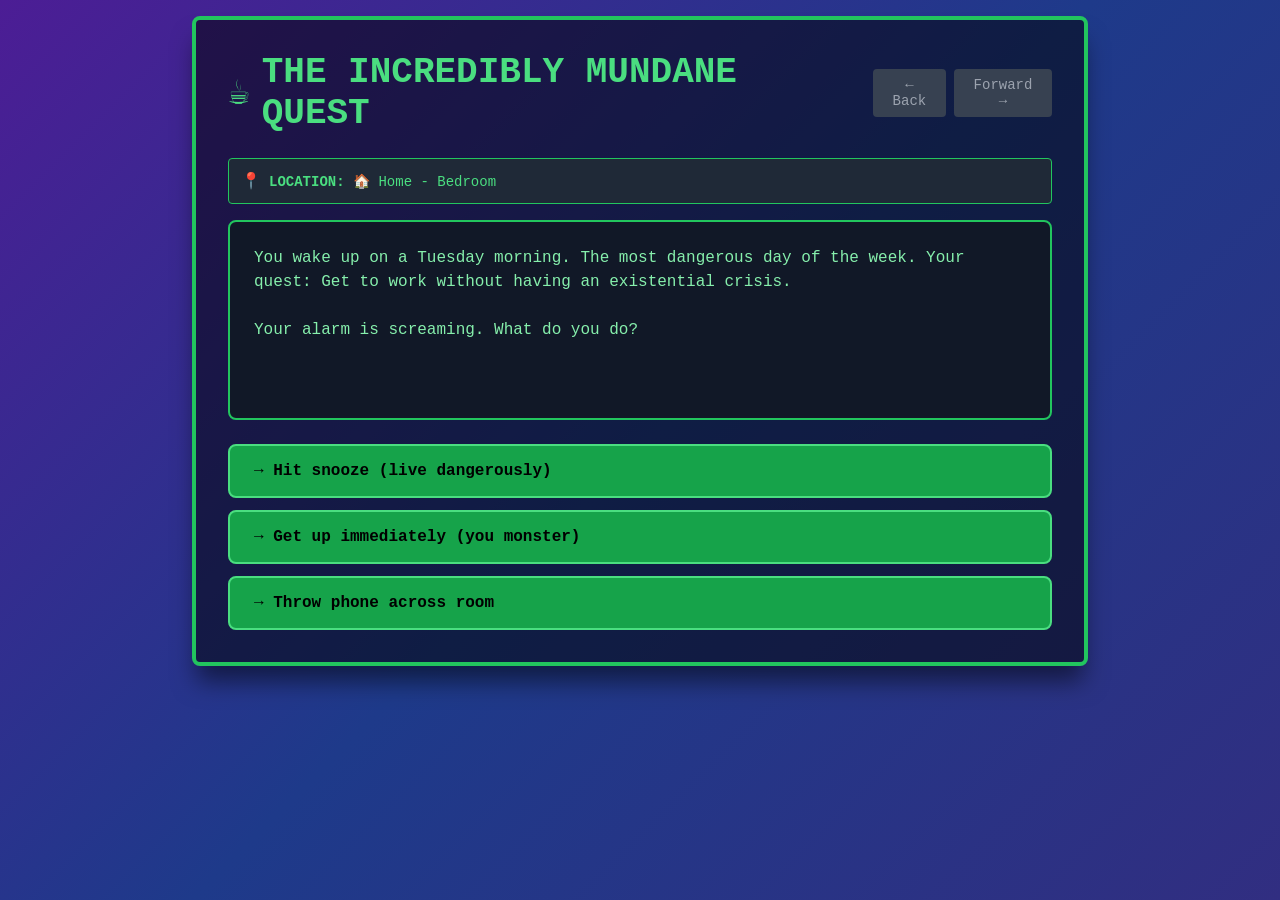
<file: index/index.html>
<!DOCTYPE html>
<html lang="en">
<head>
    <meta charset="UTF-8">
    <meta name="viewport" content="width=device-width, initial-scale=1.0">
    <title>The Incredibly Mundane Quest</title>
    <style>
        * {
            margin: 0;
            padding: 0;
            box-sizing: border-box;
        }

        body {
            font-family: 'Courier New', monospace;
            background: linear-gradient(135deg, #4c1d95 0%, #1e3a8a 50%, #312e81 100%);
            min-height: 100vh;
            padding: 1rem 2rem;
            color: #e0e7ff;
        }

        .container {
            max-width: 56rem;
            margin: 0 auto;
        }

        .achievement-popup {
            position: fixed;
            top: 1rem;
            right: 1rem;
            padding: 1rem;
            border-radius: 0.5rem;
            box-shadow: 0 20px 25px -5px rgba(0, 0, 0, 0.5);
            z-index: 50;
            border: 4px solid;
            display: flex;
            align-items: center;
            gap: 0.5rem;
            animation: slideIn 0.3s ease-out;
        }

        .achievement-popup.normal {
            background-color: #eab308;
            border-color: #facc15;
            color: #000;
            animation: pulse 0.5s ease-in-out infinite;
        }

        .achievement-popup.ultimate {
            background: linear-gradient(to right, #9333ea, #ec4899);
            border-color: #d8b4fe;
            color: #fff;
            animation: bounce 0.6s ease-in-out infinite;
        }

        @keyframes slideIn {
            from {
                transform: translateX(400px);
                opacity: 0;
            }
            to {
                transform: translateX(0);
                opacity: 1;
            }
        }

        @keyframes pulse {
            0%, 100% {
                opacity: 1;
            }
            50% {
                opacity: 0.7;
            }
        }

        @keyframes bounce {
            0%, 100% {
                transform: translateY(0);
            }
            50% {
                transform: translateY(-10px);
            }
        }

        .achievement-icon {
            width: 24px;
            height: 24px;
            flex-shrink: 0;
        }

        .achievement-content div:first-child {
            font-weight: bold;
            font-size: 0.875rem;
        }

        .achievement-content div:last-child {
            font-family: 'Courier New', monospace;
            font-size: 0.75rem;
        }

        .main-box {
            background-color: rgba(0, 0, 0, 0.5);
            border-radius: 0.5rem;
            padding: 2rem;
            margin-bottom: 1rem;
            border: 4px solid #22c55e;
            box-shadow: 0 20px 25px -5px rgba(0, 0, 0, 0.5);
        }

        .header {
            display: flex;
            flex-direction: column;
            gap: 1rem;
            margin-bottom: 1.5rem;
        }

        @media (min-width: 640px) {
            .header {
                flex-direction: row;
                align-items: center;
                justify-content: space-between;
            }
        }

        .title {
            font-size: 1.875rem;
            font-weight: bold;
            color: #4ade80;
            font-family: 'Courier New', monospace;
            display: flex;
            align-items: center;
            gap: 0.75rem;
        }

        @media (min-width: 640px) {
            .title {
                font-size: 2.25rem;
            }
        }

        .coffee-icon {
            display: inline-block;
            animation: bounce 0.6s ease-in-out infinite;
        }

        .button-group {
            display: flex;
            gap: 0.5rem;
        }

        .nav-button {
            padding: 0.5rem 0.75rem;
            border-radius: 0.25rem;
            font-family: 'Courier New', monospace;
            font-size: 0.875rem;
            border: none;
            cursor: pointer;
            transition: all 0.2s;
        }

        .nav-button:disabled {
            background-color: #374151;
            color: #9ca3af;
            cursor: not-allowed;
        }

        .nav-button:not(:disabled) {
            background-color: #16a34a;
            color: #000;
        }

        .nav-button:not(:disabled):hover {
            background-color: #22c55e;
        }

        .location-box {
            margin-bottom: 1rem;
            padding: 0.75rem;
            background-color: #1f2937;
            border-radius: 0.25rem;
            border: 1px solid #22c55e;
            display: flex;
            align-items: center;
            gap: 0.5rem;
        }

        .location-icon {
            color: #4ade80;
            flex-shrink: 0;
        }

        .location-text {
            color: #4ade80;
            font-family: 'Courier New', monospace;
            font-size: 0.875rem;
        }

        .location-text strong {
            font-weight: bold;
        }

        .achievements-box {
            margin-bottom: 1rem;
            padding: 0.75rem;
            background-color: rgba(180, 83, 9, 0.3);
            border-radius: 0.25rem;
            border: 1px solid #eab308;
        }

        .achievements-header {
            display: flex;
            align-items: center;
            justify-content: space-between;
            margin-bottom: 0.5rem;
        }

        .achievements-title {
            display: flex;
            align-items: center;
            gap: 0.5rem;
        }

        .achievements-title-text {
            color: #facc15;
            font-family: 'Courier New', monospace;
            font-size: 0.875rem;
            font-weight: bold;
        }

        .achievements-count {
            color: #fef3c7;
            font-family: 'Courier New', monospace;
            font-size: 0.75rem;
        }

        .progress-bar {
            width: 100%;
            background-color: #1f2937;
            border-radius: 9999px;
            height: 0.75rem;
            margin-bottom: 0.75rem;
            overflow: hidden;
        }

        .progress-fill {
            background: linear-gradient(to right, #b45309, #fcd34d);
            height: 0.75rem;
            border-radius: 9999px;
            transition: width 0.5s ease;
        }

        .achievements-list {
            display: flex;
            flex-wrap: wrap;
            gap: 0.5rem;
        }

        .achievement-badge {
            font-size: 0.75rem;
            font-family: 'Courier New', monospace;
            padding: 0.25rem 0.5rem;
            border-radius: 0.25rem;
            background-color: #b45309;
            color: #fef3c7;
        }

        .achievement-badge.ultimate {
            background: linear-gradient(to right, #9333ea, #ec4899);
            color: #fff;
            animation: pulse 0.5s ease-in-out infinite;
        }

        .ending-warning {
            margin-bottom: 1rem;
            padding: 0.75rem;
            background-color: rgba(127, 29, 29, 0.5);
            border-radius: 0.25rem;
            border: 2px solid #ef4444;
            animation: pulse 0.5s ease-in-out infinite;
        }

        .ending-warning-text {
            color: #fca5a5;
            font-family: 'Courier New', monospace;
            font-size: 0.875rem;
            font-weight: bold;
            text-align: center;
        }

        .scenario-box {
            background-color: #111827;
            padding: 1.5rem;
            border-radius: 0.5rem;
            border: 2px solid #22c55e;
            margin-bottom: 1.5rem;
            min-height: 200px;
        }

        .scenario-text {
            color: #86efac;
            font-family: 'Courier New', monospace;
            font-size: 1rem;
            white-space: pre-wrap;
            line-height: 1.5;
        }

        @media (max-width: 640px) {
            .scenario-text {
                font-size: 0.875rem;
            }
        }

        .ending-text {
            color: #fef08a;
            font-family: 'Courier New', monospace;
            font-size: 0.875rem;
            white-space: pre-wrap;
            line-height: 1.5;
            margin-top: 1rem;
            padding-top: 1rem;
            border-top: 1px solid #15803d;
        }

        @media (max-width: 640px) {
            .ending-text {
                font-size: 0.75rem;
            }
        }

        .choices-container {
            display: flex;
            flex-direction: column;
            gap: 0.75rem;
        }

        .choice-button {
            width: 100%;
            background-color: #16a34a;
            color: #000;
            font-weight: bold;
            padding: 0.75rem 1.5rem;
            border-radius: 0.5rem;
            border: 2px solid #4ade80;
            cursor: pointer;
            transition: all 0.2s;
            font-family: 'Courier New', monospace;
            font-size: 0.875rem;
            text-align: left;
        }

        @media (min-width: 640px) {
            .choice-button {
                padding: 1rem 1.5rem;
                font-size: 1rem;
            }
        }

        .choice-button:hover {
            background-color: #22c55e;
            transform: scale(1.05);
            box-shadow: 0 10px 15px -3px rgba(0, 0, 0, 0.3);
        }

        .choice-button:active {
            transform: scale(0.98);
        }

        .history-box {
            background-color: rgba(0, 0, 0, 0.5);
            border-radius: 0.5rem;
            padding: 1.5rem;
            margin-bottom: 1rem;
            border: 2px solid #374151;
        }

        .history-title {
            color: #4ade80;
            font-family: 'Courier New', monospace;
            font-weight: bold;
            margin-bottom: 0.75rem;
            display: flex;
            align-items: center;
            gap: 0.5rem;
            font-size: 0.875rem;
        }

        @media (min-width: 640px) {
            .history-title {
                font-size: 1rem;
            }
        }

        .history-buttons {
            display: flex;
            flex-wrap: wrap;
            gap: 0.5rem;
        }

        .history-button {
            padding: 0.25rem 0.75rem;
            border-radius: 0.25rem;
            font-family: 'Courier New', monospace;
            font-size: 0.875rem;
            border: none;
            cursor: pointer;
            transition: all 0.2s;
        }

        .history-button.current {
            background-color: #16a34a;
            color: #000;
            font-weight: bold;
            transform: scale(1.1);
        }

        .history-button.visited {
            background-color: #374151;
            color: #4ade80;
        }

        .history-button.visited:hover {
            background-color: #4b5563;
        }

        .history-button.unvisited {
            background-color: #1f2937;
            color: #6b7280;
        }

        .history-hint {
            color: #86efac;
            font-family: 'Courier New', monospace;
            font-size: 0.75rem;
            margin-top: 0.75rem;
            opacity: 0.7;
        }

        .quest-log-box {
            background-color: rgba(0, 0, 0, 0.5);
            border-radius: 0.5rem;
            padding: 1.5rem;
            border: 2px solid #374151;
        }

        .quest-log-title {
            color: #4ade80;
            font-family: 'Courier New', monospace;
            font-weight: bold;
            margin-bottom: 0.75rem;
            display: flex;
            align-items: center;
            gap: 0.5rem;
            font-size: 0.875rem;
        }

        @media (min-width: 640px) {
            .quest-log-title {
                font-size: 1rem;
            }
        }

        .quest-log-entries {
            color: #86efac;
            font-family: 'Courier New', monospace;
            font-size: 0.875rem;
            max-height: 240px;
            overflow-y: auto;
        }

        .quest-log-entry {
            opacity: 0.7;
            padding-bottom: 0.5rem;
            border-bottom: 1px solid #374151;
            margin-bottom: 0.5rem;
        }

        .quest-log-entry:last-child {
            border-bottom: none;
        }

        @media (max-width: 640px) {
            .main-box {
                padding: 1rem;
            }

            .title {
                font-size: 1.5rem;
            }

            .header {
                flex-direction: column;
                gap: 0.75rem;
            }

            .button-group {
                width: 100%;
            }

            .nav-button {
                flex: 1;
            }
        }
    </style>
</head>
<body>
    <div class="container">
        <!-- Achievement Popup -->
        <div id="achievementPopup" class="achievement-popup" style="display: none;">
            <div class="achievement-icon">🏆</div>
            <div class="achievement-content">
                <div id="achievementTitle">🎉 ACHIEVEMENT UNLOCKED!</div>
                <div id="achievementName"></div>
            </div>
        </div>

        <!-- Main Game Box -->
        <div class="main-box">
            <!-- Header -->
            <div class="header">
                <h1 class="title">
                    <span class="coffee-icon">☕</span>
                    THE INCREDIBLY MUNDANE QUEST
                </h1>
                <div class="button-group">
                    <button class="nav-button" id="backBtn" onclick="goBack()" title="Go back">← Back</button>
                    <button class="nav-button" id="forwardBtn" onclick="goForward()" title="Go forward">Forward →</button>
                </div>
            </div>

            <!-- Location -->
            <div class="location-box">
                <span class="location-icon">📍</span>
                <p class="location-text"><strong>LOCATION:</strong> <span id="location"></span></p>
            </div>

            <!-- Achievements -->
            <div id="achievementsBox" class="achievements-box" style="display: none;">
                <div class="achievements-header">
                    <div class="achievements-title">
                        <span>✨</span>
                        <p class="achievements-title-text">ACHIEVEMENTS (<span id="achievementCount">0</span>/<span id="totalAchievements">14</span>)</p>
                    </div>
                    <p class="achievements-count"><span id="achievementsLeft">14</span> left to unlock</p>
                </div>
                <div class="progress-bar">
                    <div class="progress-fill" id="progressFill" style="width: 0%;"></div>
                </div>
                <div class="achievements-list" id="achievementsList"></div>
            </div>

            <!-- Ending Warning -->
            <div id="endingWarning" class="ending-warning" style="display: none;">
                <p class="ending-warning-text">⚠️ ENDING REACHED ⚠️</p>
            </div>

            <!-- Scenario Text -->
            <div class="scenario-box">
                <p class="scenario-text" id="scenarioText"></p>
                <p class="ending-text" id="endingText" style="display: none;"></p>
            </div>

            <!-- Choices -->
            <div class="choices-container" id="choicesContainer"></div>
        </div>

        <!-- History -->
        <div id="historyBox" class="history-box" style="display: none;">
            <h3 class="history-title">
                <span>🔄</span>
                JOURNEY HISTORY (<span id="historyIndex">1</span>/<span id="historyLength">1</span>)
            </h3>
            <div class="history-buttons" id="historyButtons"></div>
            <p class="history-hint">Click any number to jump to that point in your journey</p>
        </div>

        <!-- Quest Log -->
        <div id="questLogBox" class="quest-log-box" style="display: none;">
            <h3 class="quest-log-title">
                <span>⚠️</span>
                QUEST LOG
            </h3>
            <div class="quest-log-entries" id="questLogEntries"></div>
        </div>
    </div>

    <script>
        // Game Data
        const scenarios = {
            start: {
                text: "You wake up on a Tuesday morning. The most dangerous day of the week. Your quest: Get to work without having an existential crisis.\n\nYour alarm is screaming. What do you do?",
                location: "🏠 Home - Bedroom",
                choices: [
                    { text: "Hit snooze (live dangerously)", next: 'snooze' },
                    { text: "Get up immediately (you monster)", next: 'getup' },
                    { text: "Throw phone across room", next: 'throw_phone' }
                ]
            },
            snooze: {
                text: "You hit snooze. The extra 9 minutes of sleep feel like 3 seconds. Your alarm screams again, but this time it sounds judgmental.\n\nYou're now running late. Panic sets in.",
                location: "🏠 Home - Bedroom",
                choices: [
                    { text: "Skip everything and rush to work", next: 'rush_to_work' },
                    { text: "Make coffee anyway", next: 'make_coffee' },
                    { text: "Call in sick and go back to sleep", next: 'call_sick' }
                ]
            },
            getup: {
                text: "You spring out of bed with the energy of someone who definitely didn't stay up until 2am watching videos about penguins.\n\nYou're actually on time! This feels wrong.",
                location: "🏠 Home - Bedroom",
                choices: [
                    { text: "Make a proper breakfast", next: 'breakfast' },
                    { text: "Make coffee", next: 'make_coffee' },
                    { text: "Get dressed and head to work", next: 'get_ready' }
                ]
            },
            throw_phone: {
                text: "Your phone sails gracefully through the air and lands in your laundry pile. The alarm is now muffled but somehow more annoying.\n\nYou've created a problem that's somehow worse than the original problem. Congratulations.",
                location: "🏠 Home - Bedroom",
                choices: [
                    { text: "Dig through laundry pile", next: 'laundry_quest' },
                    { text: "Ignore it and get ready", next: 'get_ready' },
                    { text: "Accept defeat and call in sick", next: 'call_sick' }
                ]
            },
            laundry_quest: {
                text: "You dive into the laundry pile like Scrooge McDuck into his money bin, but far less pleasant.\n\nYou find: 3 socks (none matching), a receipt from 2019, something sticky, and your phone still screaming.\n\nWait... is that the shirt you thought you lost? Today's looking up!",
                location: "🏠 Home - Bedroom",
                choices: [
                    { text: "Turn off alarm and continue", next: 'getup' }
                ]
            },
            breakfast: {
                text: "You make eggs, toast, and even squeeze fresh orange juice. Who are you? Your ancestors would be proud.\n\nYou feel like a functional adult. This is deeply unsettling.",
                location: "🏠 Home - Kitchen",
                choices: [
                    { text: "Get ready and leave for work", next: 'get_ready' },
                    { text: "Make coffee to complete the ritual", next: 'make_coffee' },
                    { text: "Take a selfie with breakfast (for proof)", next: 'breakfast_selfie' }
                ]
            },
            breakfast_selfie: {
                text: "You photograph your breakfast like it's a Michelin star meal. 37 attempts later, you have the perfect shot.\n\nBut now you're running late. The breakfast is cold. Was it worth it? (Yes.)",
                location: "🏠 Home - Kitchen",
                choices: [
                    { text: "Rush to work", next: 'rush_to_work' },
                    { text: "Eat cold breakfast sadly", next: 'cold_breakfast' }
                ]
            },
            cold_breakfast: {
                text: "You eat your beautiful, now-cold breakfast. Each bite tastes like regret and vanity.\n\nThe eggs have the texture of rubber. Your life choices are questionable.",
                location: "🏠 Home - Kitchen",
                choices: [
                    { text: "Head to work (very late)", next: 'rush_to_work' }
                ]
            },
            make_coffee: {
                text: "You stumble to the kitchen like a zombie in a low-budget film. The coffee maker awaits.\n\nIt's one of those fancy ones that you bought to 'become a morning person.' That didn't work.",
                location: "🏠 Home - Kitchen",
                choices: [
                    { text: "Make normal coffee", next: 'normal_coffee' },
                    { text: "Make EXTRA STRONG coffee", next: 'strong_coffee' },
                    { text: "Just eat the coffee grounds", next: 'eat_grounds' }
                ]
            },
            normal_coffee: {
                text: "You brew a sensible cup of coffee. It's actually pretty good. You feel 23% more human.\n\nThe caffeine begins its magic. The world seems slightly less terrible.",
                location: "🏠 Home - Kitchen",
                choices: [
                    { text: "Get ready for work", next: 'get_ready' },
                    { text: "Have another cup (dangerous)", next: 'second_coffee' },
                    { text: "Stare into coffee contemplating existence", next: 'coffee_philosophy' }
                ]
            },
            second_coffee: {
                text: "Two cups of coffee. You're playing with fire now. Your hands start to shake slightly.\n\nBut you feel ALIVE. Sort of. Maybe too alive.",
                location: "🏠 Home - Kitchen",
                choices: [
                    { text: "Stop while you're ahead and go to work", next: 'get_ready' },
                    { text: "GO FOR THREE CUPS", next: 'strong_coffee' }
                ]
            },
            coffee_philosophy: {
                text: "You gaze into the dark liquid abyss. Is it staring back? What is work? What is Tuesday? Why do we do this?\n\nTen minutes pass. Your coffee is cold. The existential dread is warm.",
                location: "🏠 Home - Kitchen",
                choices: [
                    { text: "Snap out of it and go to work", next: 'get_ready' },
                    { text: "Make another coffee to replace the cold one", next: 'coffee_loop' }
                ]
            },
            coffee_loop: {
                text: "You make another coffee. Then you stare into that one too. This one also gets cold.\n\nYou're stuck in a philosophical coffee loop. This is your life now.",
                location: "🏠 Home - Kitchen",
                ending: true,
                achievement: "COFFEE PHILOSOPHER",
                endingText: "💀 ENDING: You never made it to work. You became one with the coffee. Your boss found you three days later, still staring into a cold mug, muttering about the nature of Tuesdays.",
                choices: [
                    { text: "Start Over", next: 'start' }
                ]
            },
            strong_coffee: {
                text: "You make coffee so strong it might be a war crime. Your spoon stands up in it. Time and space seem negotiable.\n\nYou can see sounds. Colors have feelings. You are ALIVE. TOO ALIVE.",
                location: "🏠 Home - Kitchen",
                choices: [
                    { text: "RUN TO WORK AT SUPER SPEED", next: 'coffee_rush' },
                    { text: "Clean entire apartment in 5 minutes", next: 'coffee_clean' },
                    { text: "Vibrate through the floor", next: 'too_much_coffee' }
                ]
            },
            eat_grounds: {
                text: "You open the bag and consume coffee grounds directly like some kind of caffeinated woodland creature.\n\nThis is... not recommended by doctors. Or anyone. Your mouth feels like a desert made of regret.",
                location: "🏠 Home - Kitchen",
                choices: [
                    { text: "Drink water immediately", next: 'water_after_grounds' },
                    { text: "Own your choices and go to work", next: 'grounds_commute' },
                    { text: "Lie on floor and contemplate mistakes", next: 'grounds_regret' }
                ]
            },
            water_after_grounds: {
                text: "You chug water. It helps. Sort of. Your tongue still feels like sandpaper.\n\nBut hey, you're caffeinated in the most inefficient way possible!",
                location: "🏠 Home - Kitchen",
                choices: [
                    { text: "Get ready for work", next: 'get_ready' }
                ]
            },
            grounds_commute: {
                text: "You arrive at work with coffee grounds visibly stuck in your teeth. Your coworker asks if you're okay.\n\n'Never better,' you lie, through brown teeth.",
                location: "🏢 Work",
                ending: true,
                achievement: "REGRET COMMUTER",
                endingText: "💀 ENDING: You made it to work, but at what cost? Your dignity is gone. Your breath smells like a coffee shop floor. But hey, you're here! Your boss gives you a concerned look and suggests you 'take it easy today.'",
                choices: [
                    { text: "Start Over", next: 'start' }
                ]
            },
            grounds_regret: {
                text: "You lie on your kitchen floor, covered in coffee grounds, questioning every decision that led to this moment.\n\nThe ceiling fan mocks you with its slow rotation. Time passes. You're definitely late now.",
                location: "🏠 Home - Kitchen",
                ending: true,
                achievement: "FLOOR DWELLER",
                endingText: "💀 ENDING: You call in sick from the floor. You spend the day cleaning coffee grounds out of weird places. Tomorrow is a new day. Probably.",
                choices: [
                    { text: "Start Over", next: 'start' }
                ]
            },
            get_ready: {
                text: "You shower, dress, and grab your things. Look at you, being a responsible adult!\n\nYou're ready to face the world. Or at least, the commute.",
                location: "🏠 Home - Ready to leave",
                choices: [
                    { text: "Head to work on time", next: 'commute' },
                    { text: "Check phone one last time", next: 'phone_check' }
                ]
            },
            phone_check: {
                text: "You check your phone. 47 unread emails. 3 meeting invites. A text from your mom asking if you're eating vegetables.\n\nSuddenly, staying home seems appealing.",
                location: "🏠 Home - Ready to leave",
                choices: [
                    { text: "Face your responsibilities like an adult", next: 'commute' },
                    { text: "Throw phone and call in sick", next: 'call_sick' }
                ]
            },
            rush_to_work: {
                text: "You throw on clothes, skip everything, and sprint out the door.\n\nYou're wearing mismatched shoes. You forgot deodorant. But you're GOING.",
                location: "🚇 Commuting",
                choices: [
                    { text: "Take the bus", next: 'bus_commute' },
                    { text: "Sprint the whole way", next: 'sprint_commute' }
                ]
            },
            commute: {
                text: "You step outside. The world is... actually nice today? The weather is pleasant. Birds are chirping.\n\nThis feels suspicious.",
                location: "🚇 Commuting",
                choices: [
                    { text: "Take the bus", next: 'bus_commute' },
                    { text: "Walk and enjoy the weather", next: 'walk_commute' }
                ]
            },
            bus_commute: {
                text: "The bus arrives exactly on time. This NEVER happens. You're witnessing a miracle.\n\nYou board and find a seat. Your commute is... pleasant? What timeline is this?",
                location: "🚇 On the bus",
                choices: [
                    { text: "Arrive at work", next: 'arrive_work_good' }
                ]
            },
            walk_commute: {
                text: "You walk to work, enjoying the morning. A dog wags at you. A stranger smiles.\n\nYou arrive at work feeling refreshed and optimistic. This is deeply unusual.",
                location: "🚇 Walking",
                choices: [
                    { text: "Enter work building", next: 'arrive_work_good' }
                ]
            },
            sprint_commute: {
                text: "You SPRINT the entire way to work. People stare. Children point. You are a blur of determination and poor planning.\n\nYou arrive sweating like you ran a marathon. Because you basically did.",
                location: "🚇 Sprinting",
                choices: [
                    { text: "Stumble into work", next: 'arrive_work_sweaty' }
                ]
            },
            arrive_work_good: {
                text: "You arrive at work on time, well-rested, and ready to be productive!\n\nYour coworkers are shocked. Your boss does a double-take. Someone asks if you're feeling okay.",
                location: "🏢 Work",
                ending: true,
                achievement: "FUNCTIONAL ADULT",
                endingText: "✨ PERFECT ENDING: You have a great day at work. You're productive, helpful, and even enjoy yourself. You leave at a reasonable hour and feel accomplished. You've won Tuesday. Congratulations!",
                choices: [
                    { text: "Start Over", next: 'start' }
                ]
            },
            arrive_work_sweaty: {
                text: "You burst through the office doors, drenched in sweat, gasping for air. The AC hits you like an arctic blast.\n\nYour boss: 'Why didn't you just take the bus?'\nYou: *wheezing noises*",
                location: "🏢 Work",
                ending: true,
                achievement: "DETERMINATION (QUESTIONABLE)",
                endingText: "💀 ENDING: You made it to work! You're on time! You also need to sit in front of a fan for the next hour and everyone avoids you. But hey, you're here!",
                choices: [
                    { text: "Start Over", next: 'start' }
                ]
            },
            coffee_rush: {
                text: "You BURST out the door at Mach 3. Cars honk. Birds scatter. Small children cry.\n\nYou arrive at work in 47 seconds, sweating profusely and vibrating at a frequency visible to the naked eye.\n\nYou've transcended normal human movement.",
                location: "🏢 Work",
                choices: [
                    { text: "Try to act normal", next: 'act_normal' },
                    { text: "Do everyone's work for them", next: 'hyperproductive' },
                    { text: "Just run laps around the building", next: 'run_laps' }
                ]
            },
            act_normal: {
                text: "You sit at your desk, trying to appear calm. Your leg bounces at 400 BPM. Your eyes are TOO wide.\n\n'Morning!' you say, voice three octaves too high.\n\nEveryone slowly backs away.",
                location: "🏢 Work",
                ending: true,
                achievement: "CAFFEINE VICTIM",
                endingText: "💀 ENDING: You make it through exactly 2 hours before the caffeine crash hits you like a freight train. You sleep under your desk until 4pm. HR has questions.",
                choices: [
                    { text: "Start Over", next: 'start' }
                ]
            },
            hyperproductive: {
                text: "Fueled by enough caffeine to power a small city, you complete your work, your coworkers' work, and reorganize the entire filing system.\n\nBy 10am, you've done a week's worth of work. By 11am, you crash so hard you fall asleep in the break room.",
                location: "🏢 Work",
                ending: true,
                achievement: "CORPORATE SUPERHERO (BRIEFLY)",
                endingText: "💀 ENDING: You wake up at 3pm surrounded by concerned coworkers. Your boss gives you the rest of the day off 'to rest.' You've become a cautionary tale about caffeine consumption.",
                choices: [
                    { text: "Start Over", next: 'start' }
                ]
            },
            run_laps: {
                text: "You can't sit still. You CAN'T. You run circles around the entire office building.\n\nLap 1: Weird but okay.\nLap 15: People are filming.\nLap 47: Local news arrives.",
                location: "🏢 Work - Outside",
                ending: true,
                achievement: "OFFICE LEGEND",
                endingText: "💀 ENDING: You run until the caffeine wears off, then collapse in the parking lot. You become the subject of a company-wide memo about 'appropriate caffeine consumption.' You're famous, but not in a good way.",
                choices: [
                    { text: "Start Over", next: 'start' }
                ]
            },
            coffee_clean: {
                text: "You clean your ENTIRE apartment in under 5 minutes. Every. Single. Surface.\n\nYour place is SPOTLESS. You've achieved domestic perfection... but now you're very late for work.",
                location: "🏠 Home",
                choices: [
                    { text: "Call work and explain", next: 'explain_cleaning' },
                    { text: "Sprint to work NOW", next: 'coffee_rush' }
                ]
            },
            explain_cleaning: {
                text: "Boss: 'Where are you?'\nYou: 'I had too much coffee and cleaned my apartment.'\nBoss: '...what?'\nYou: 'MY BATHROOM IS SPARKLING.'",
                location: "🏠 Home",
                ending: true,
                achievement: "DOMESTIC TORNADO",
                endingText: "💀 ENDING: Your boss lets you work from home today because you're clearly not okay. You spend the day organizing things that don't need organizing. You alphabetize your spices. Tomorrow will be calmer. Probably.",
                choices: [
                    { text: "Start Over", next: 'start' }
                ]
            },
            too_much_coffee: {
                text: "You can hear your heartbeat in colors. You've transcended caffeine and entered a higher plane of existence.\n\nTime is meaningless. Work is meaningless. You are infinite and also need to sit down immediately.\n\nYou phase through the floor into your downstairs neighbor's apartment. They scream.",
                location: "❓ Unknown dimension",
                ending: true,
                achievement: "COFFEE DIMENSION TRAVELER",
                endingText: "💀 ENDING: You spend the day apologizing to your neighbor and trying to explain quantum mechanics. You never make it to work. You're not even sure work is real anymore.",
                choices: [
                    { text: "Start Over", next: 'start' }
                ]
            },
            call_sick: {
                text: "You call your boss. Your voice sounds perfectly healthy. Your boss knows. You know they know. They know you know they know.\n\n'Sure, feel better,' they say, their voice dripping with barely concealed knowledge of your deception.\n\nYou've won... but at what cost?",
                location: "🏠 Home",
                choices: [
                    { text: "Go back to sleep victoriously", next: 'victory_sleep' },
                    { text: "Feel guilty and do chores", next: 'guilty_chores' },
                    { text: "Watch 8 hours of TV", next: 'tv_marathon' }
                ]
            },
            victory_sleep: {
                text: "You sleep until 2pm. It's glorious. You dream of being a dolphin.\n\nWhen you wake up, you've achieved enlightenment. You understand the universe. But also you're confused about what day it is.",
                location: "🏠 Home - Bedroom",
                ending: true,
                achievement: "PROFESSIONAL SLACKER",
                endingText: "💀 ENDING: You've successfully avoided work. Tomorrow you'll have to face everyone knowing you weren't really sick. But that's Tomorrow You's problem. Today You is well-rested.",
                choices: [
                    { text: "Start Over", next: 'start' }
                ]
            },
            guilty_chores: {
                text: "Guilt consumes you. You clean the entire house, do laundry, meal prep, and organize your taxes.\n\nBy 3pm, you've been more productive at home than you would've been at work.",
                location: "🏠 Home",
                ending: true,
                achievement: "GUILT-POWERED PRODUCTIVITY",
                endingText: "💀 ENDING: You've successfully converted guilt into domestic productivity. Your apartment has never looked better. You still feel bad about lying, but at least you accomplished something.",
                choices: [
                    { text: "Start Over", next: 'start' }
                ]
            },
            tv_marathon: {
                text: "You watch an entire season of a show about people doing a job you called in sick from.\n\nThe irony is not lost on you. The day passes in a blur of snacks and minor guilt. Tomorrow you'll have to face the consequences.\n\nBut that's Tomorrow You's problem.",
                location: "🏠 Home - Couch",
                ending: true,
                achievement: "SUCCESSFULLY WASTED A PERFECTLY GOOD DAY",
                endingText: "💀 ENDING: You spent 8 hours watching fictional people work while avoiding your actual work. The snacks were good though. Your couch has a permanent you-shaped indent now.",
                choices: [
                    { text: "Start Over", next: 'start' }
                ]
            }
        };

        const allAchievements = [
            "COFFEE PHILOSOPHER",
            "REGRET COMMUTER",
            "FLOOR DWELLER",
            "FUNCTIONAL ADULT",
            "DETERMINATION (QUESTIONABLE)",
            "CAFFEINE VICTIM",
            "CORPORATE SUPERHERO (BRIEFLY)",
            "OFFICE LEGEND",
            "DOMESTIC TORNADO",
            "COFFEE DIMENSION TRAVELER",
            "PROFESSIONAL SLACKER",
            "GUILT-POWERED PRODUCTIVITY",
            "SUCCESSFULLY WASTED A PERFECTLY GOOD DAY"
        ];

        // Game State
        let gameState = 'start';
        let stateHistory = ['start'];
        let currentHistoryIndex = 0;
        let visitedStates = new Set(['start']);
        let achievements = [];
        let questLog = [];

        // Initialize the game
        function init() {
            updateDisplay();
        }

        // Update the display
        function updateDisplay() {
            const currentScenario = scenarios[gameState];

            // Update location
            document.getElementById('location').textContent = currentScenario.location;

            // Update scenario text
            document.getElementById('scenarioText').textContent = currentScenario.text;

            // Update ending text
            const endingTextEl = document.getElementById('endingText');
            if (currentScenario.endingText) {
                endingTextEl.textContent = currentScenario.endingText;
                endingTextEl.style.display = 'block';
            } else {
                endingTextEl.style.display = 'none';
            }

            // Update ending warning
            const endingWarning = document.getElementById('endingWarning');
            if (currentScenario.ending) {
                endingWarning.style.display = 'block';
            } else {
                endingWarning.style.display = 'none';
            }

            // Update choices
            const choicesContainer = document.getElementById('choicesContainer');
            choicesContainer.innerHTML = '';
            currentScenario.choices.forEach(choice => {
                const button = document.createElement('button');
                button.className = 'choice-button';
                button.textContent = '→ ' + choice.text;
                button.onclick = () => handleChoice(choice.next);
                choicesContainer.appendChild(button);
            });

            // Update achievements display
            updateAchievementsDisplay();

            // Update history display
            updateHistoryDisplay();

            // Update quest log display
            updateQuestLogDisplay();

            // Update nav buttons
            document.getElementById('backBtn').disabled = currentHistoryIndex === 0;
            document.getElementById('forwardBtn').disabled = currentHistoryIndex === stateHistory.length - 1;
        }

        // Handle choice selection
        function handleChoice(nextState) {
            if (currentHistoryIndex < stateHistory.length - 1) {
                stateHistory = stateHistory.slice(0, currentHistoryIndex + 1);
            }

            questLog.push(scenarios[gameState].text);

            stateHistory.push(nextState);
            currentHistoryIndex++;
            visitedStates.add(nextState);

            const nextScenario = scenarios[nextState];
            if (nextScenario && nextScenario.achievement) {
                unlockAchievement(nextScenario.achievement);
            }

            gameState = nextState;

            if (nextState === 'start') {
                stateHistory = ['start'];
                currentHistoryIndex = 0;
                visitedStates = new Set(['start']);
                achievements = []; // Reset achievements on start over
                questLog = [];
            }

            updateDisplay();
        }

        // Unlock achievement
        function unlockAchievement(achievement) {
            if (!achievements.includes(achievement)) {
                achievements.push(achievement);
                showAchievementPopup(achievement);

                if (achievements.length === allAchievements.length && !achievements.includes("THE ULTIMATE ACHIEVEMENT - 100% PERFECT COMPLETION")) {
                    setTimeout(() => {
                        achievements.push("THE ULTIMATE ACHIEVEMENT - 100% PERFECT COMPLETION");
                        showAchievementPopup("THE ULTIMATE ACHIEVEMENT - 100% PERFECT COMPLETION");
                    }, 3500);
                }
            }
        }

        // Show achievement popup
        function showAchievementPopup(achievement) {
            const popup = document.getElementById('achievementPopup');
            const isUltimate = achievement === "THE ULTIMATE ACHIEVEMENT - 100% PERFECT COMPLETION";

            popup.className = 'achievement-popup ' + (isUltimate ? 'ultimate' : 'normal');
            document.getElementById('achievementTitle').textContent = isUltimate ? '🌟 ULTIMATE ACHIEVEMENT! 🌟' : '🎉 ACHIEVEMENT UNLOCKED!';
            document.getElementById('achievementName').textContent = achievement;

            popup.style.display = 'flex';
            setTimeout(() => {
                popup.style.display = 'none';
            }, isUltimate ? 5000 : 3000);
        }

        // Update achievements display
        function updateAchievementsDisplay() {
            const achievementsBox = document.getElementById('achievementsBox');
            const totalAchievementsCount = allAchievements.length + (achievements.includes("THE ULTIMATE ACHIEVEMENT - 100% PERFECT COMPLETION") ? 0 : 1); // Adjust for ultimate achievement

            if (achievements.length > 0) {
                achievementsBox.style.display = 'block';
                document.getElementById('achievementCount').textContent = achievements.length;
                document.getElementById('totalAchievements').textContent = totalAchievementsCount;
                document.getElementById('achievementsLeft').textContent = totalAchievementsCount - achievements.length;

                const progressPercentage = (achievements.length / totalAchievementsCount) * 100;
                document.getElementById('progressFill').style.width = progressPercentage + '%';

                const achievementsList = document.getElementById('achievementsList');
                achievementsList.innerHTML = '';
                achievements.forEach(ach => {
                    const badge = document.createElement('span');
                    badge.className = 'achievement-badge' + (ach === "THE ULTIMATE ACHIEVEMENT - 100% PERFECT COMPLETION" ? ' ultimate' : '');
                    badge.textContent = '🏆 ' + ach;
                    achievementsList.appendChild(badge);
                });
            } else {
                achievementsBox.style.display = 'none';
            }
        }

        // Update history display
        function updateHistoryDisplay() {
            const historyBox = document.getElementById('historyBox');
            if (stateHistory.length > 1) {
                historyBox.style.display = 'block';
                document.getElementById('historyIndex').textContent = currentHistoryIndex + 1;
                document.getElementById('historyLength').textContent = stateHistory.length;

                const historyButtons = document.getElementById('historyButtons');
                historyButtons.innerHTML = '';
                stateHistory.forEach((state, idx) => {
                    const button = document.createElement('button');
                    button.className = 'history-button';
                    if (idx === currentHistoryIndex) {
                        button.classList.add('current');
                    } else if (visitedStates.has(state)) {
                        button.classList.add('visited');
                    } else {
                        button.classList.add('unvisited');
                    }
                    button.textContent = idx + 1;
                    button.title = scenarios[state] ? scenarios[state].location : state;
                    button.onclick = () => jumpToState(idx);
                    historyButtons.appendChild(button);
                });
            } else {
                historyBox.style.display = 'none';
            }
        }

        // Update quest log display
        function updateQuestLogDisplay() {
            const questLogBox = document.getElementById('questLogBox');
            if (questLog.length > 0) {
                questLogBox.style.display = 'block';
                const questLogEntries = document.getElementById('questLogEntries');
                questLogEntries.innerHTML = '';
                questLog.forEach((entry, idx) => {
                    const entryDiv = document.createElement('p');
                    entryDiv.className = 'quest-log-entry';
                    entryDiv.textContent = entry;
                    questLogEntries.appendChild(entryDiv);
                });
            } else {
                questLogBox.style.display = 'none';
            }
        }

        // Navigation functions
        function goBack() {
            if (currentHistoryIndex > 0) {
                currentHistoryIndex--;
                gameState = stateHistory[currentHistoryIndex];
                updateDisplay();
            }
        }

        function goForward() {
            if (currentHistoryIndex < stateHistory.length - 1) {
                currentHistoryIndex++;
                gameState = stateHistory[currentHistoryIndex];
                updateDisplay();
            }
        }

        function jumpToState(index) {
            currentHistoryIndex = index;
            gameState = stateHistory[index];
            updateDisplay();
        }

        // Start the game
        init();
    </script>
</body>
</html>
</file>
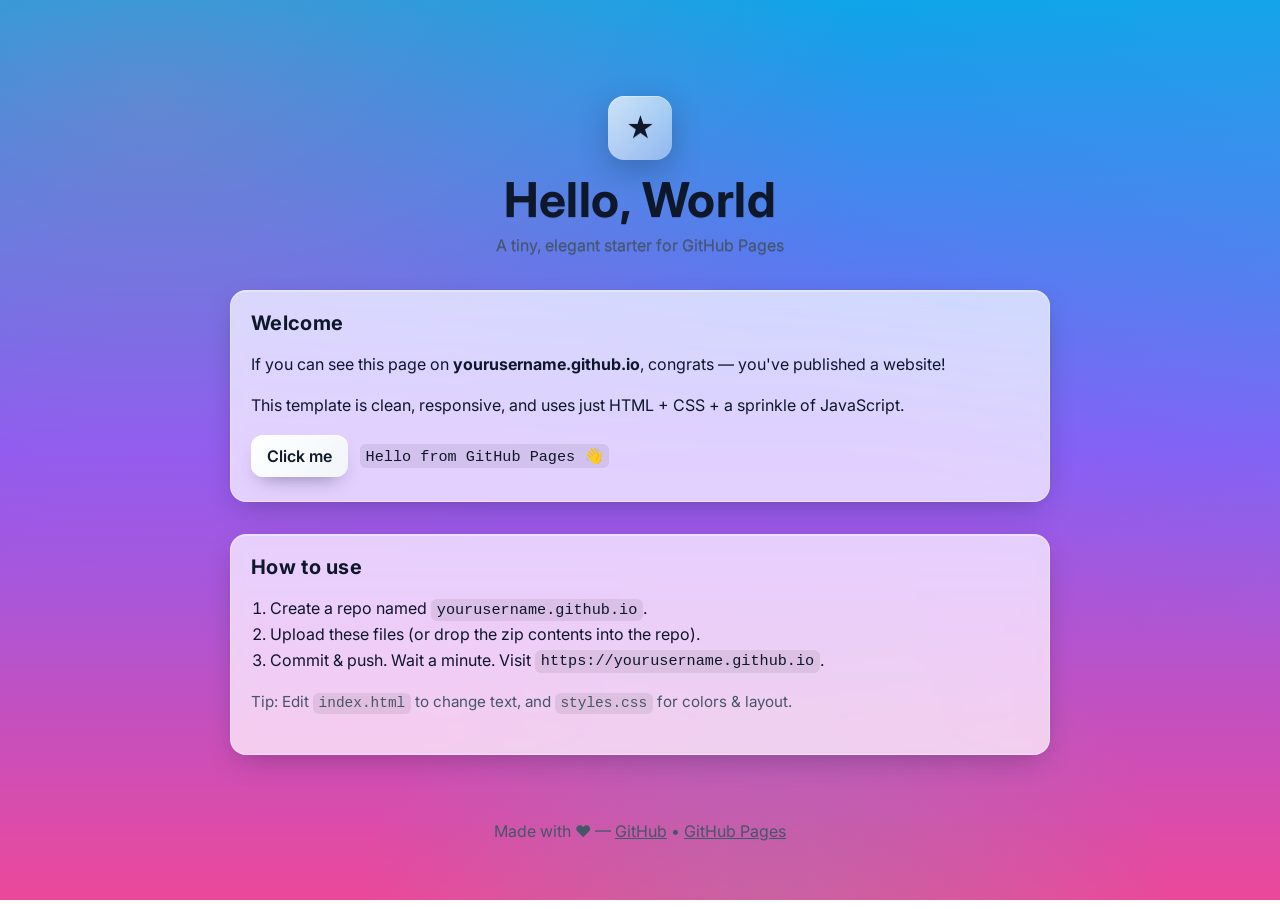
<file: root/index.html>
<!doctype html>
<html lang="en">
<head>
  <meta charset="utf-8" />
  <meta name="viewport" content="width=device-width, initial-scale=1" />
  <title>Hello, World — GitHub Pages</title>
  <meta name="description" content="A tiny, pretty Hello World site for GitHub Pages." />
  <link rel="preconnect" href="https://fonts.gstatic.com" crossorigin>
  <link rel="preconnect" href="https://fonts.googleapis.com">
  <link href="https://fonts.googleapis.com/css2?family=Inter:wght@400;600;800&display=swap" rel="stylesheet">
  <link rel="stylesheet" href="styles.css" />
</head>
<body>
  <main class="wrap">
    <header class="brand">
      <span class="logo" aria-hidden="true">★</span>
      <h1>Hello, World</h1>
      <p class="tag">A tiny, elegant starter for GitHub Pages</p>
    </header>

    <section class="card">
      <h2>Welcome</h2>
      <p>
        If you can see this page on <strong>yourusername.github.io</strong>, congrats — you've published a website!
      </p>
      <p>
        This template is clean, responsive, and uses just HTML + CSS + a sprinkle of JavaScript.
      </p>

      <div class="cta-row">
        <a class="button" href="#" id="greet-btn">Click me</a>
        <code class="copyable" id="greet-msg" aria-live="polite">Hello from GitHub Pages 👋</code>
      </div>
    </section>

    <section class="card">
      <h2>How to use</h2>
      <ol>
        <li>Create a repo named <code>yourusername.github.io</code>.</li>
        <li>Upload these files (or drop the zip contents into the repo).</li>
        <li>Commit &amp; push. Wait a minute. Visit <code>https://yourusername.github.io</code>.</li>
      </ol>
      <p class="small">
        Tip: Edit <code>index.html</code> to change text, and <code>styles.css</code> for colors &amp; layout.
      </p>
    </section>

    <footer class="footer">
      <p>
        Made with <span aria-hidden="true">♥</span> —
        <a href="https://github.com/" target="_blank" rel="noopener">GitHub</a> •
        <a href="https://pages.github.com/" target="_blank" rel="noopener">GitHub Pages</a>
      </p>
    </footer>
  </main>

  <script src="script.js"></script>
</body>
</html>
</file>
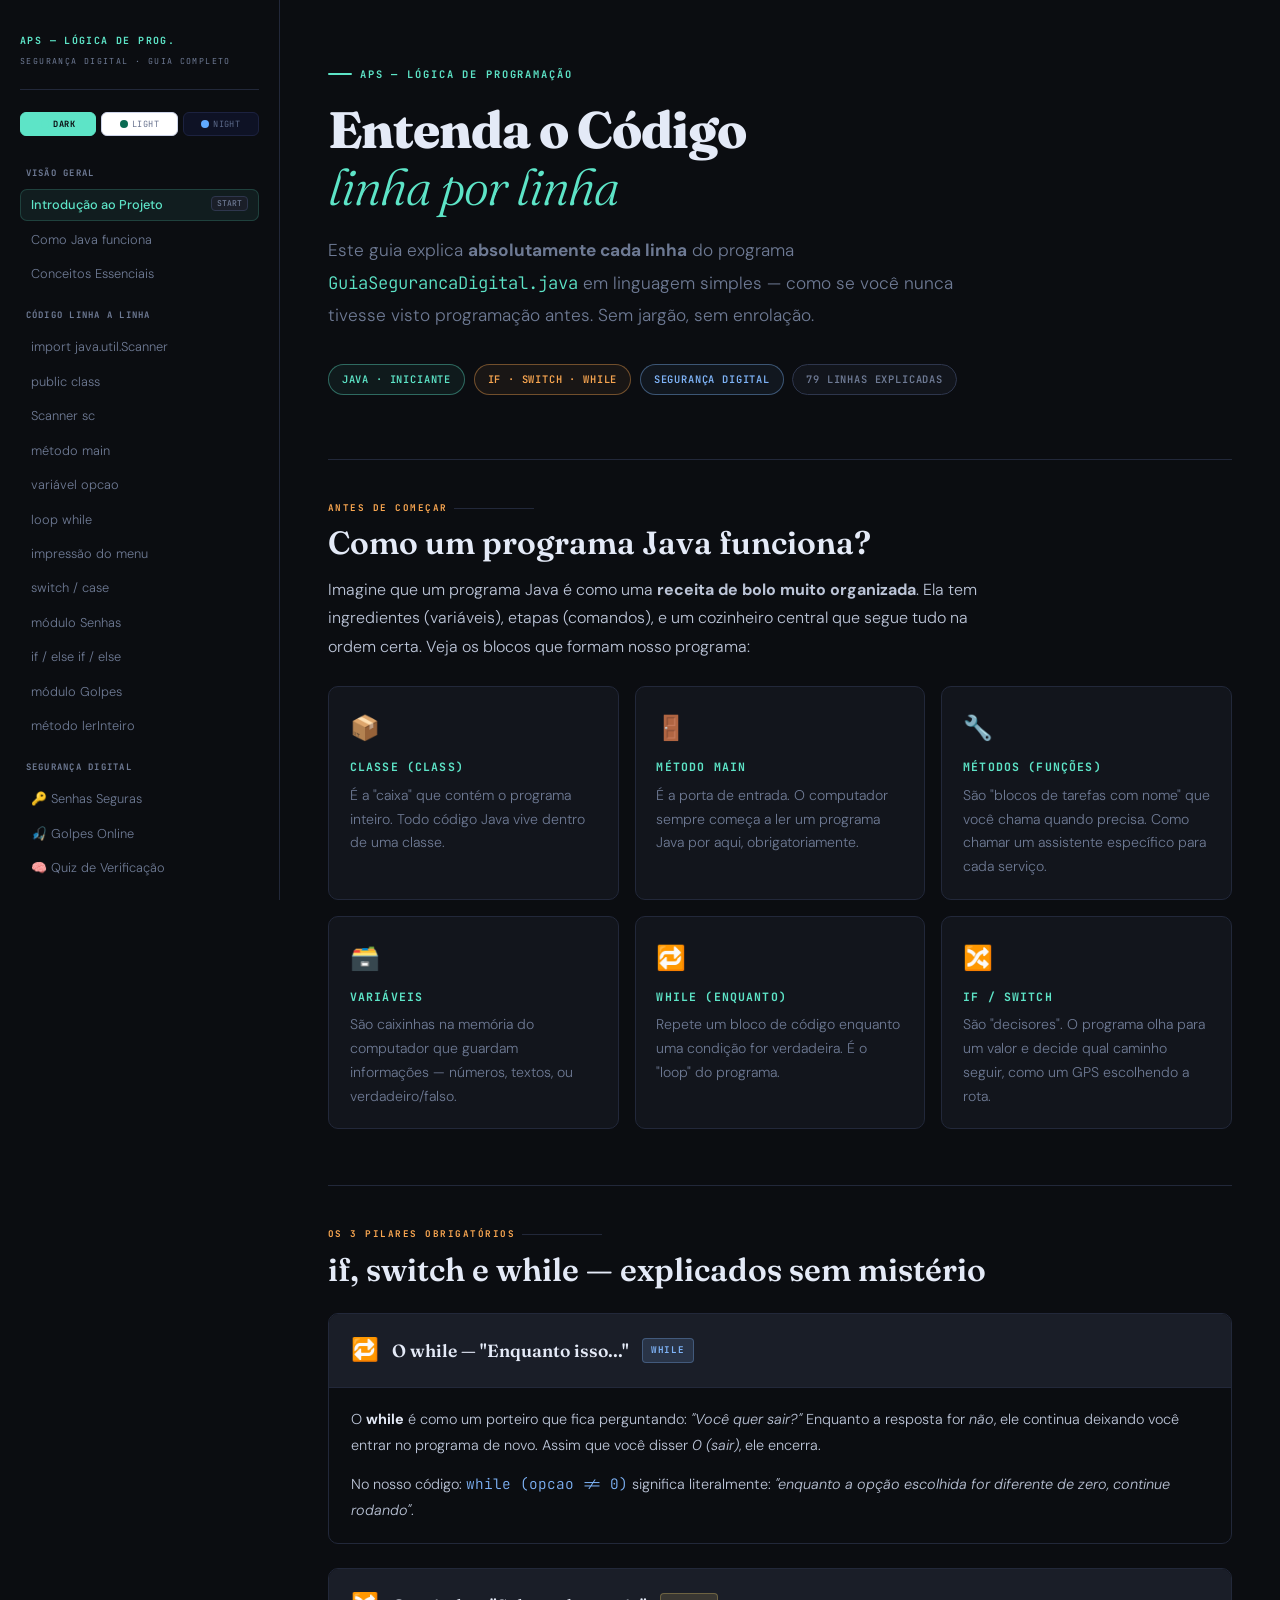
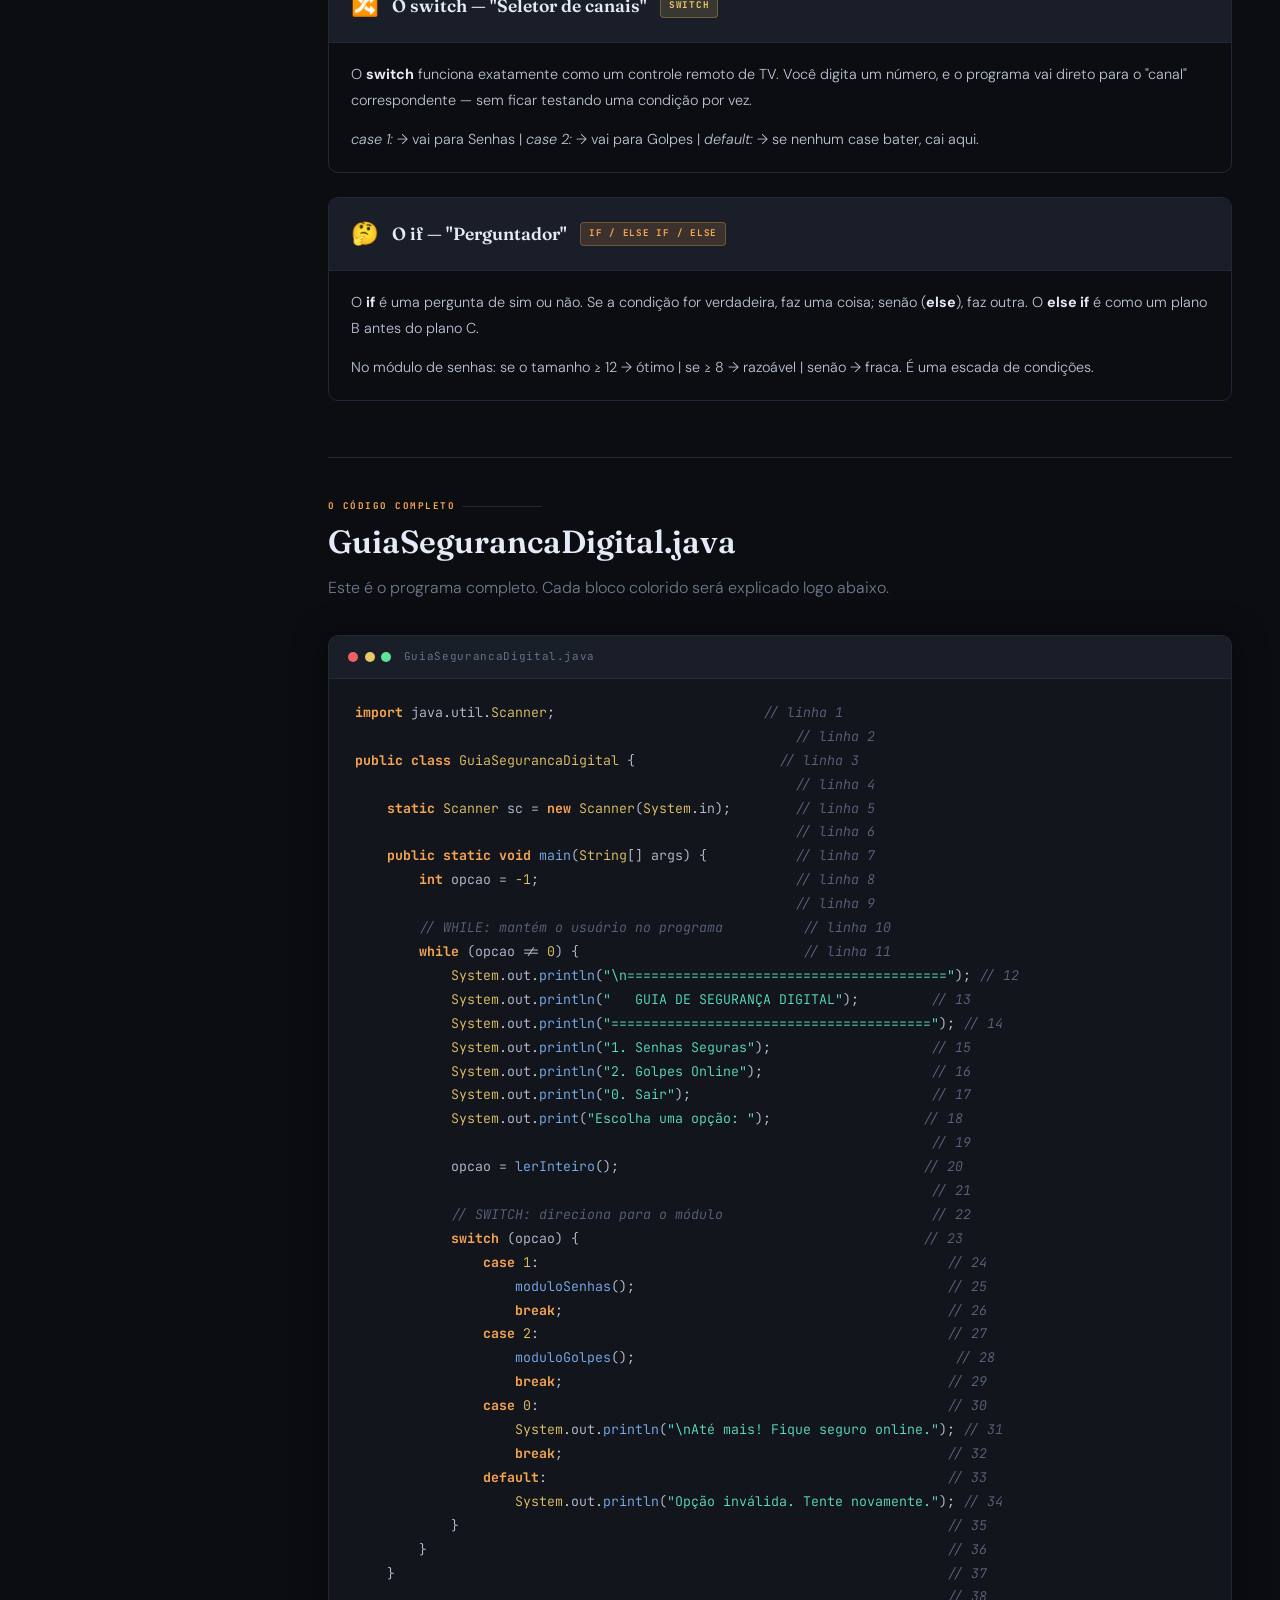
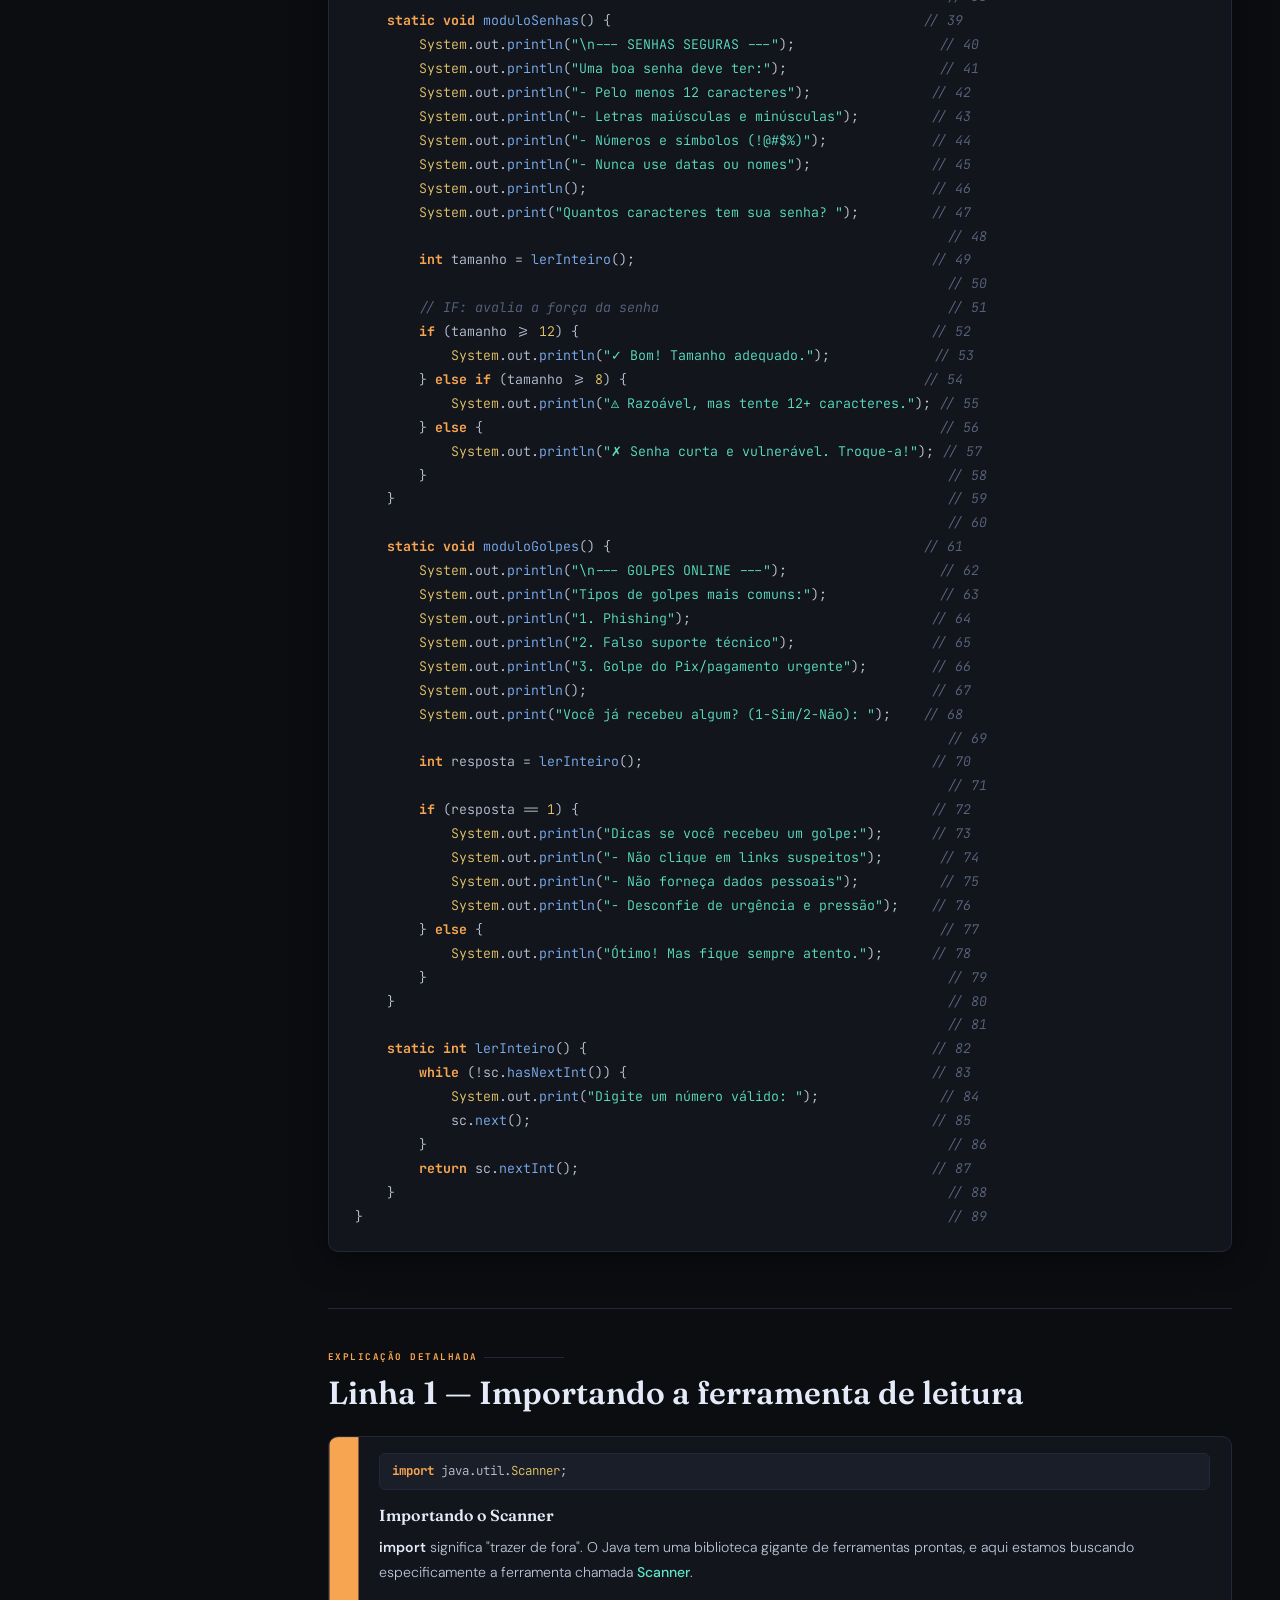
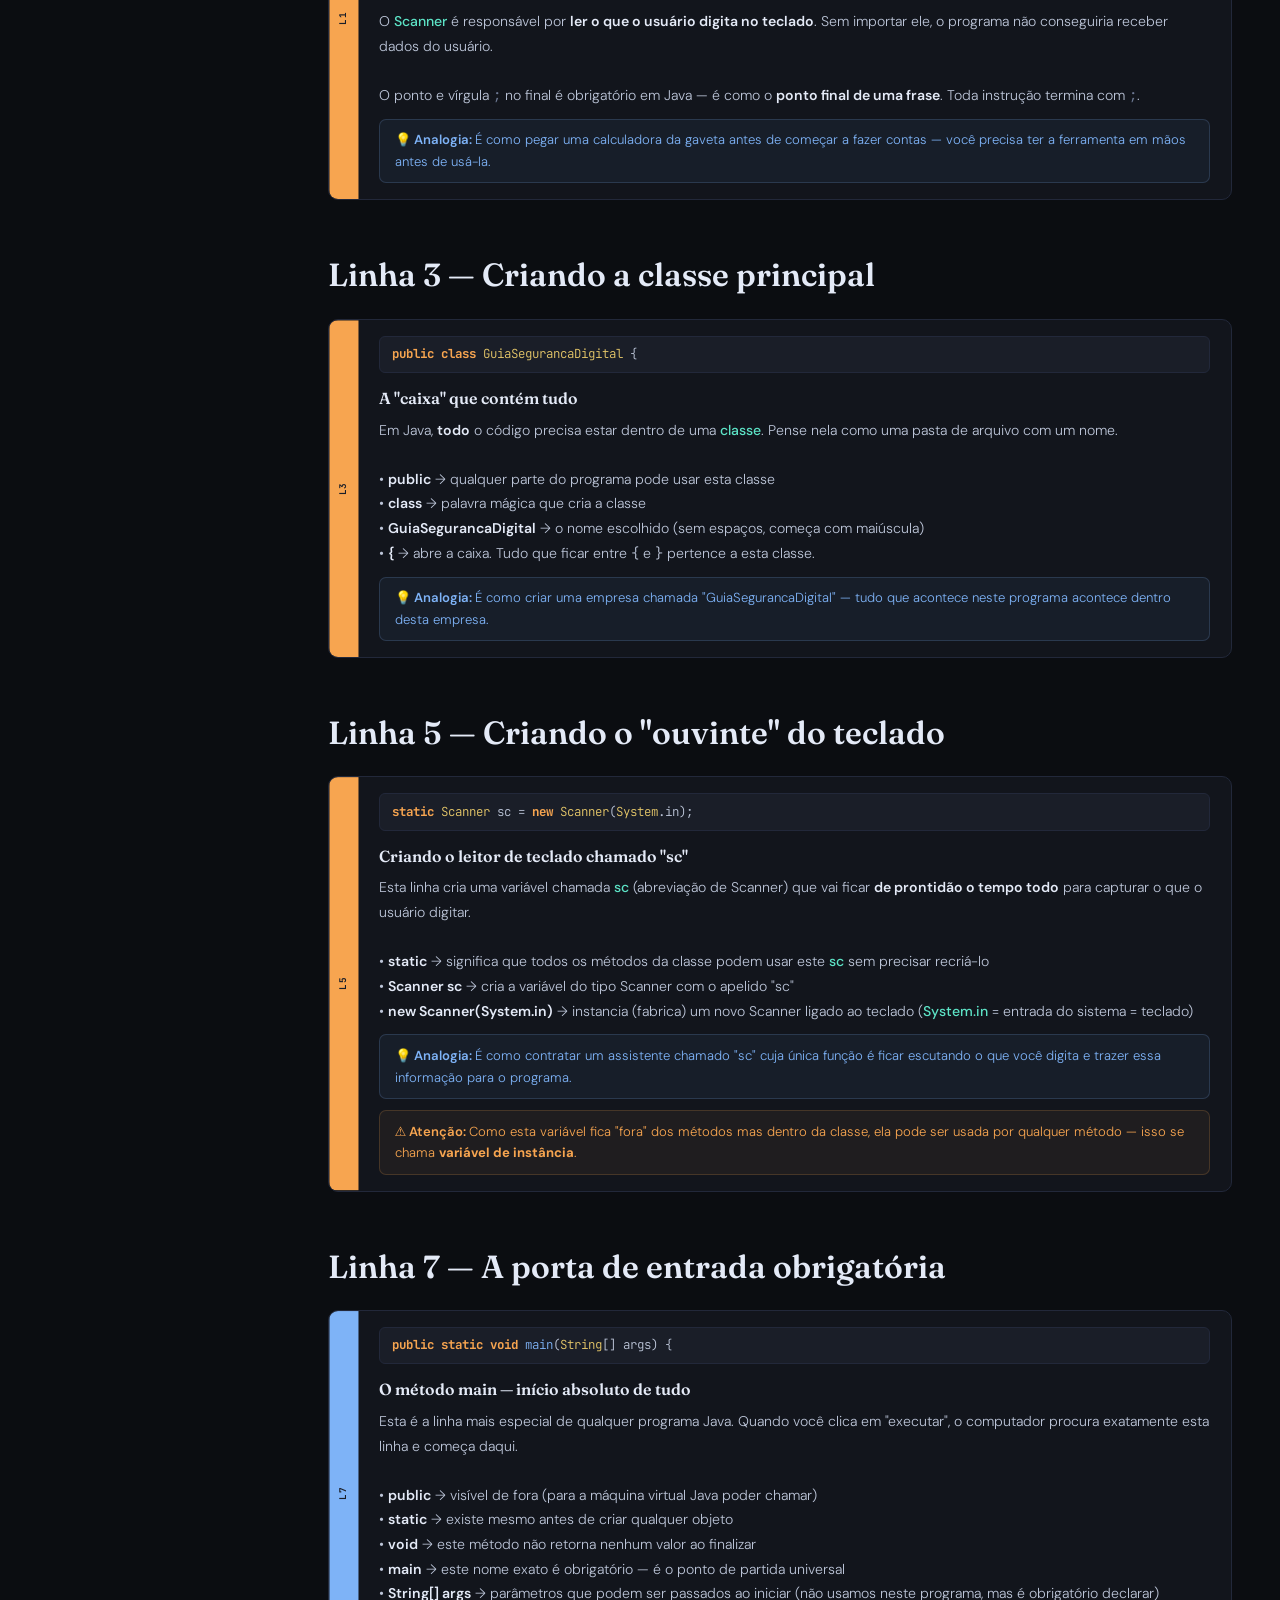
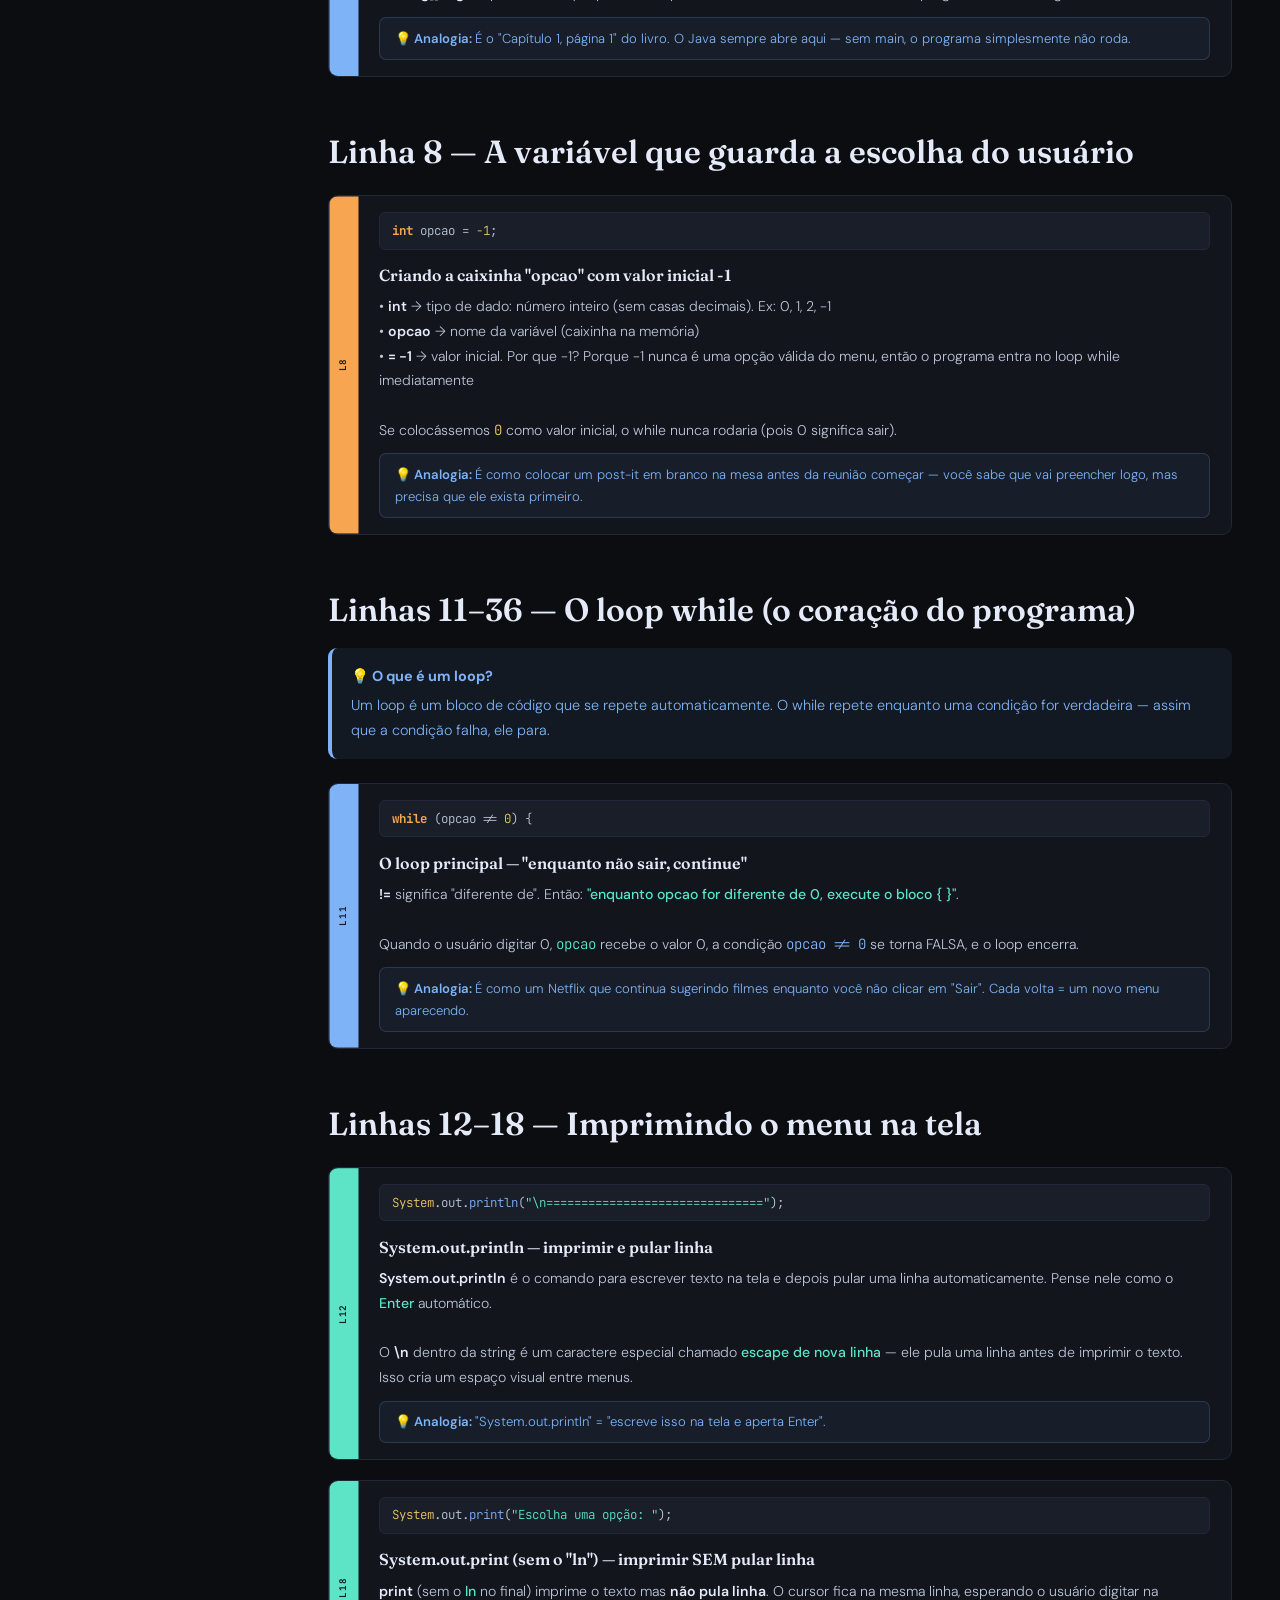
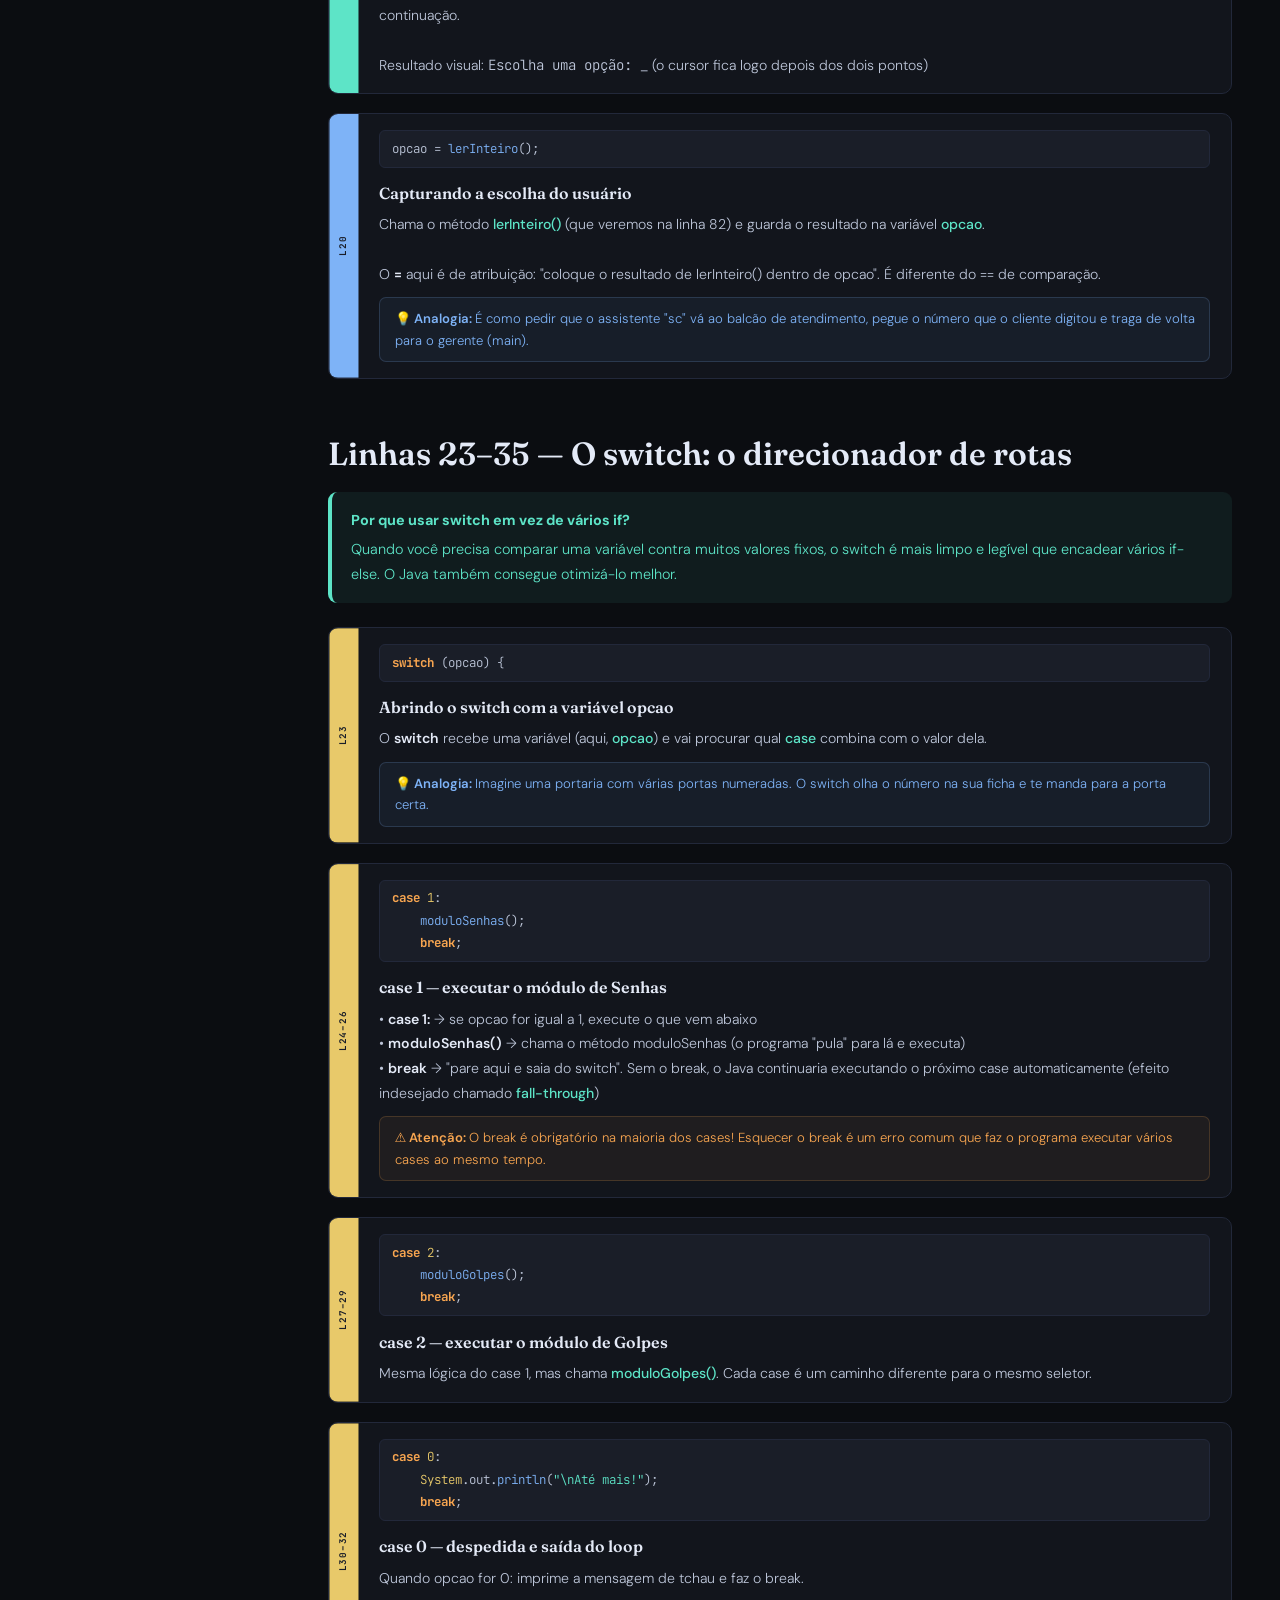
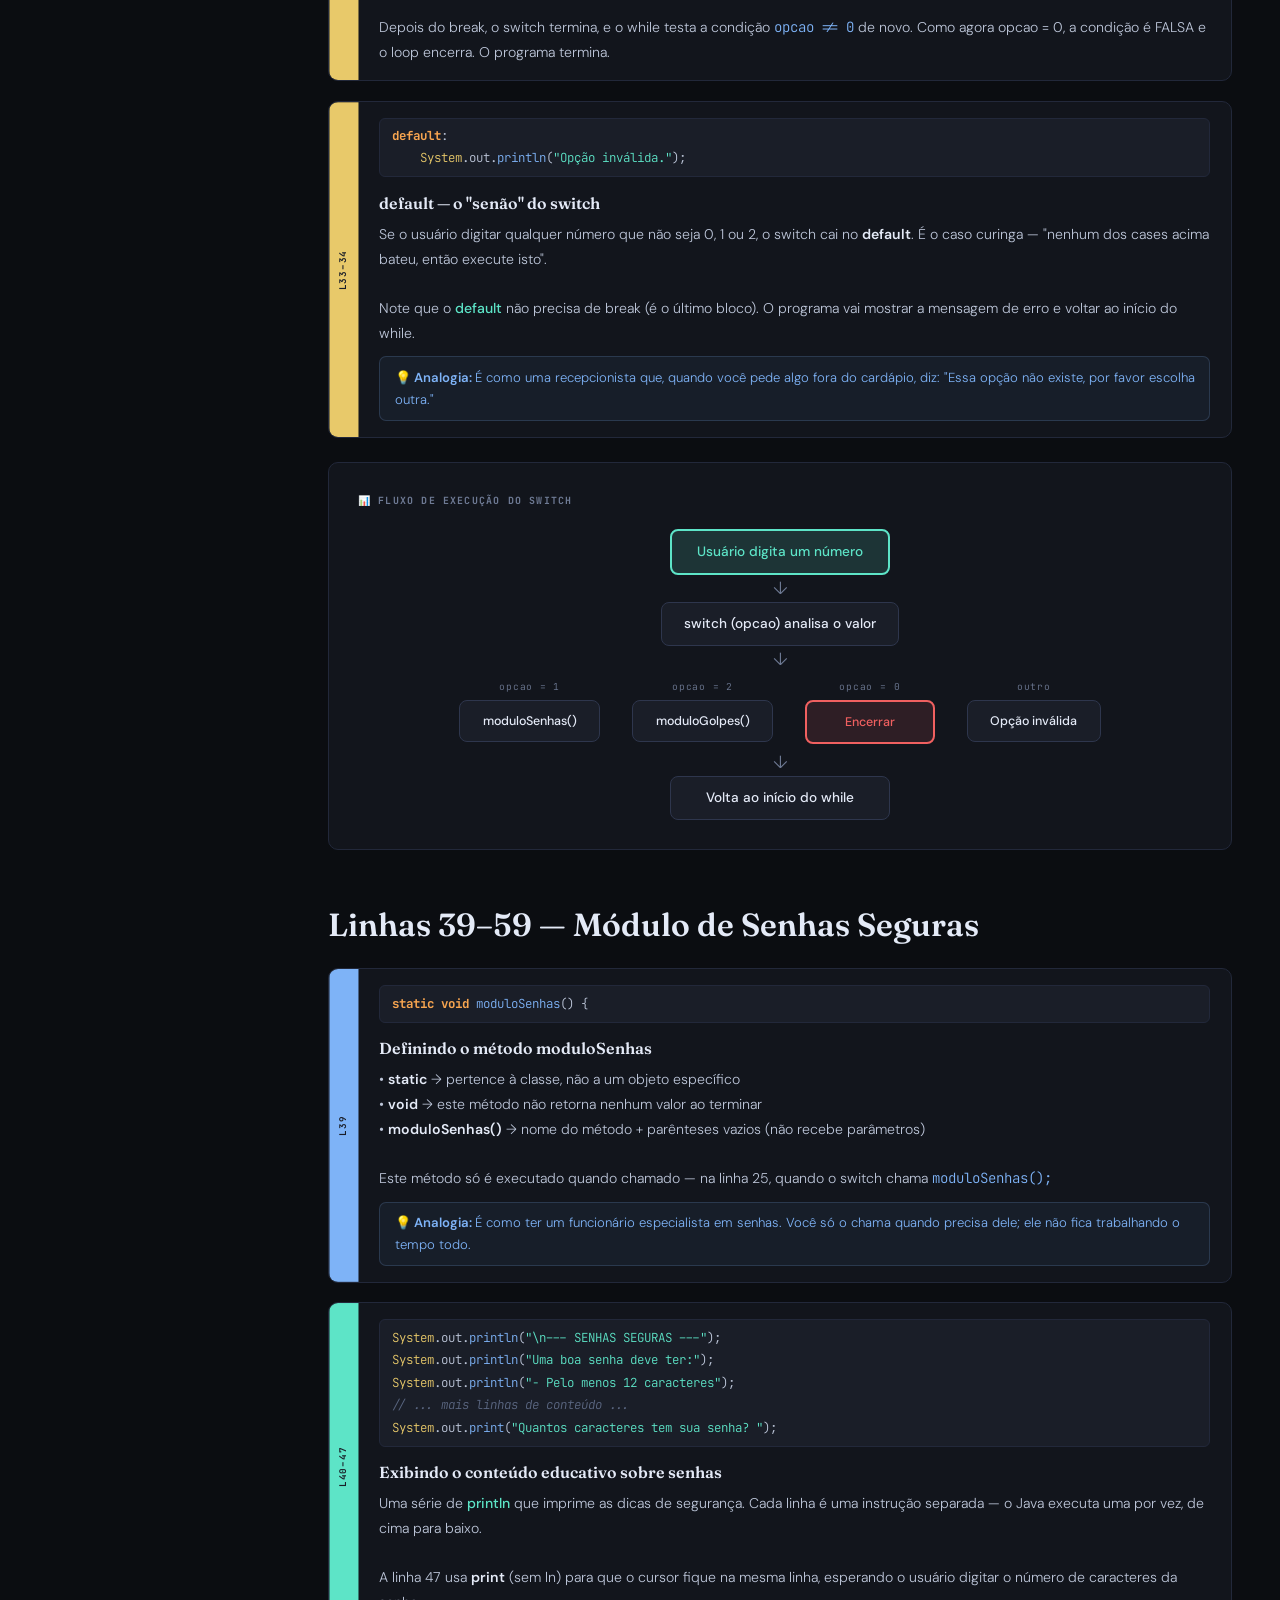
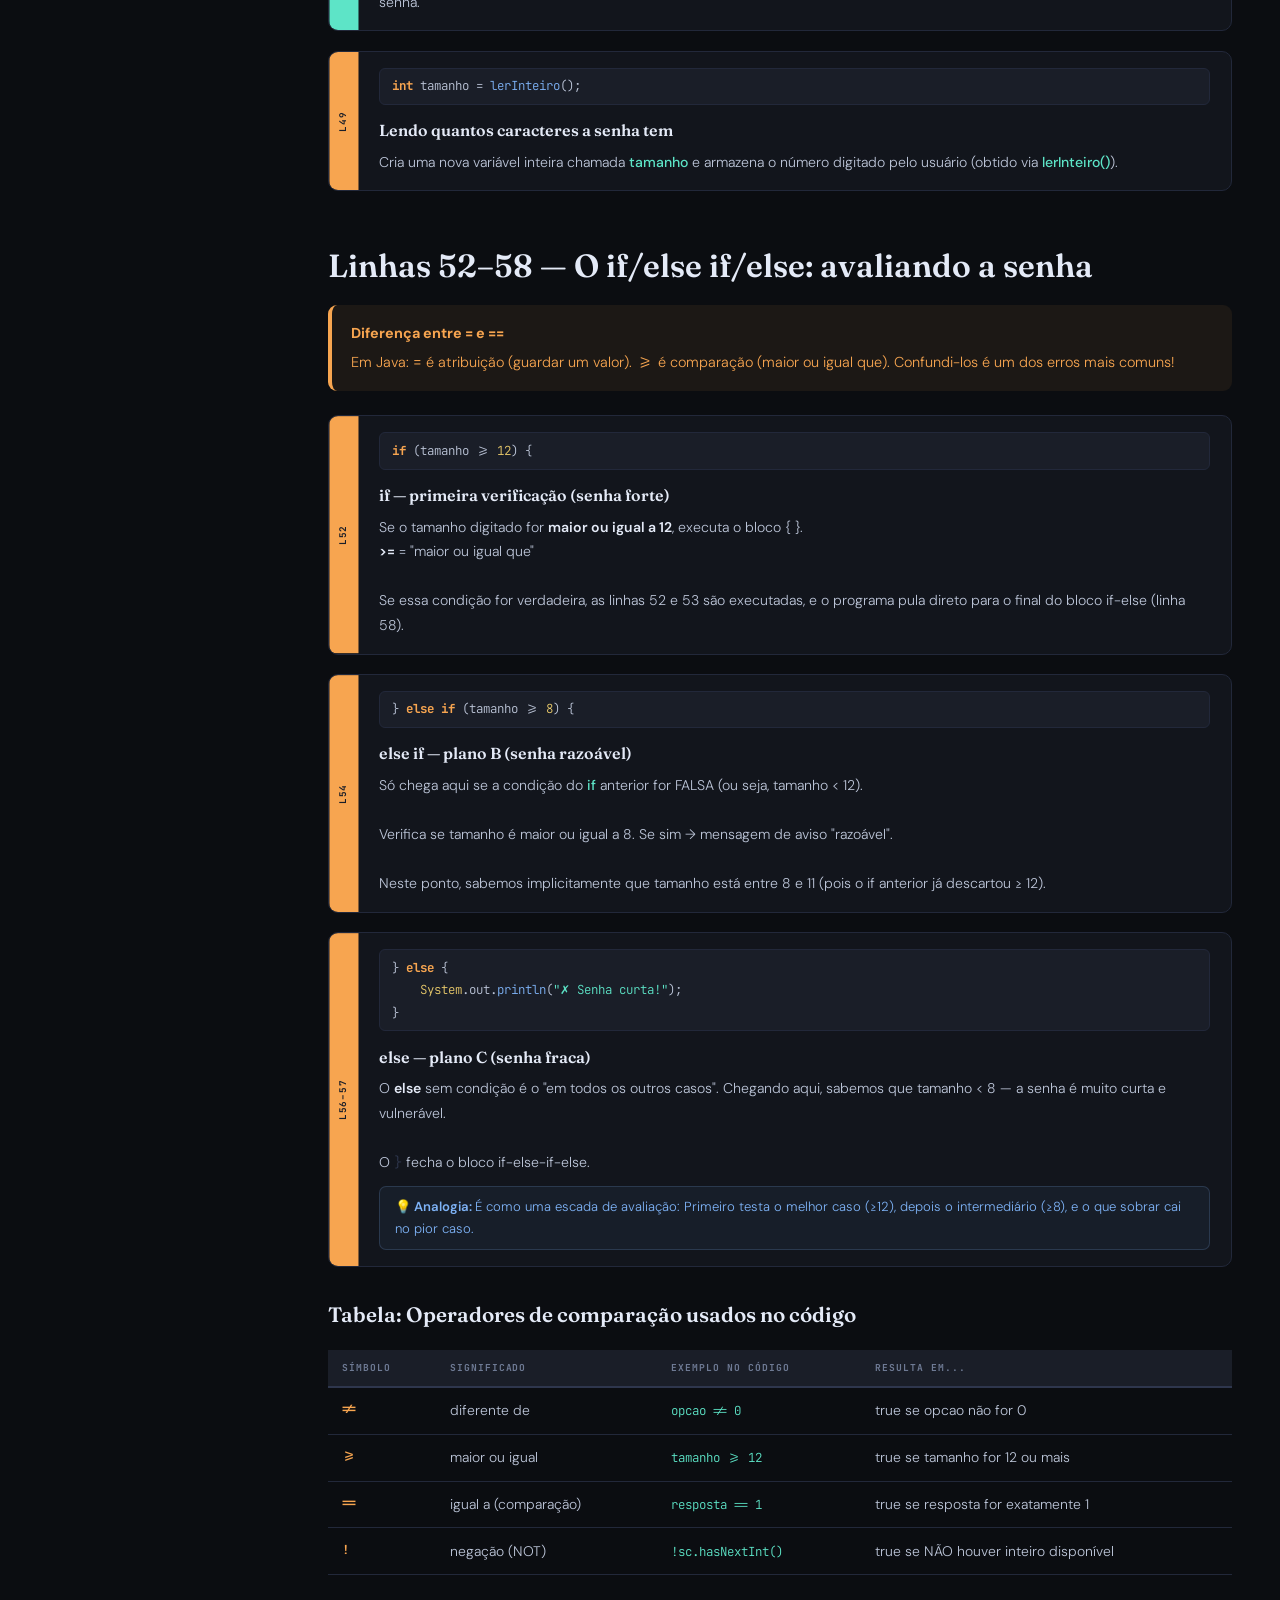
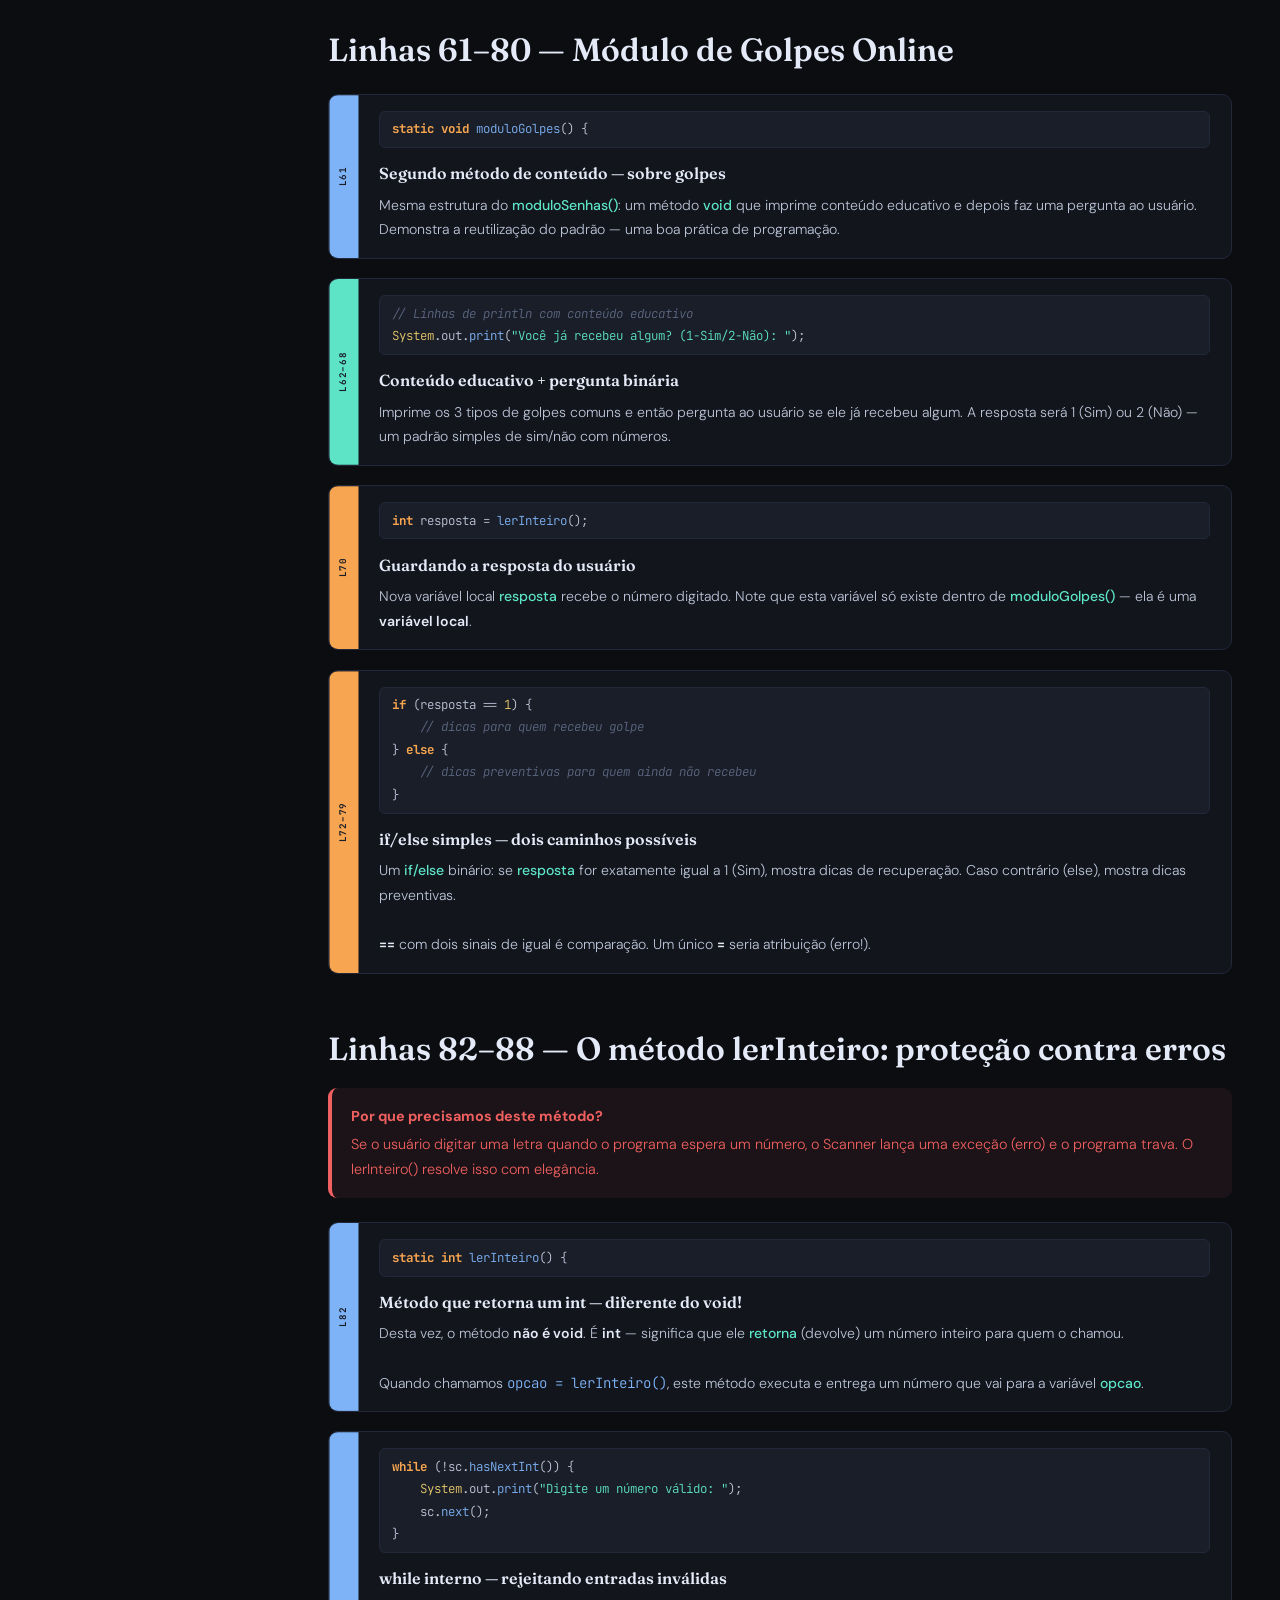
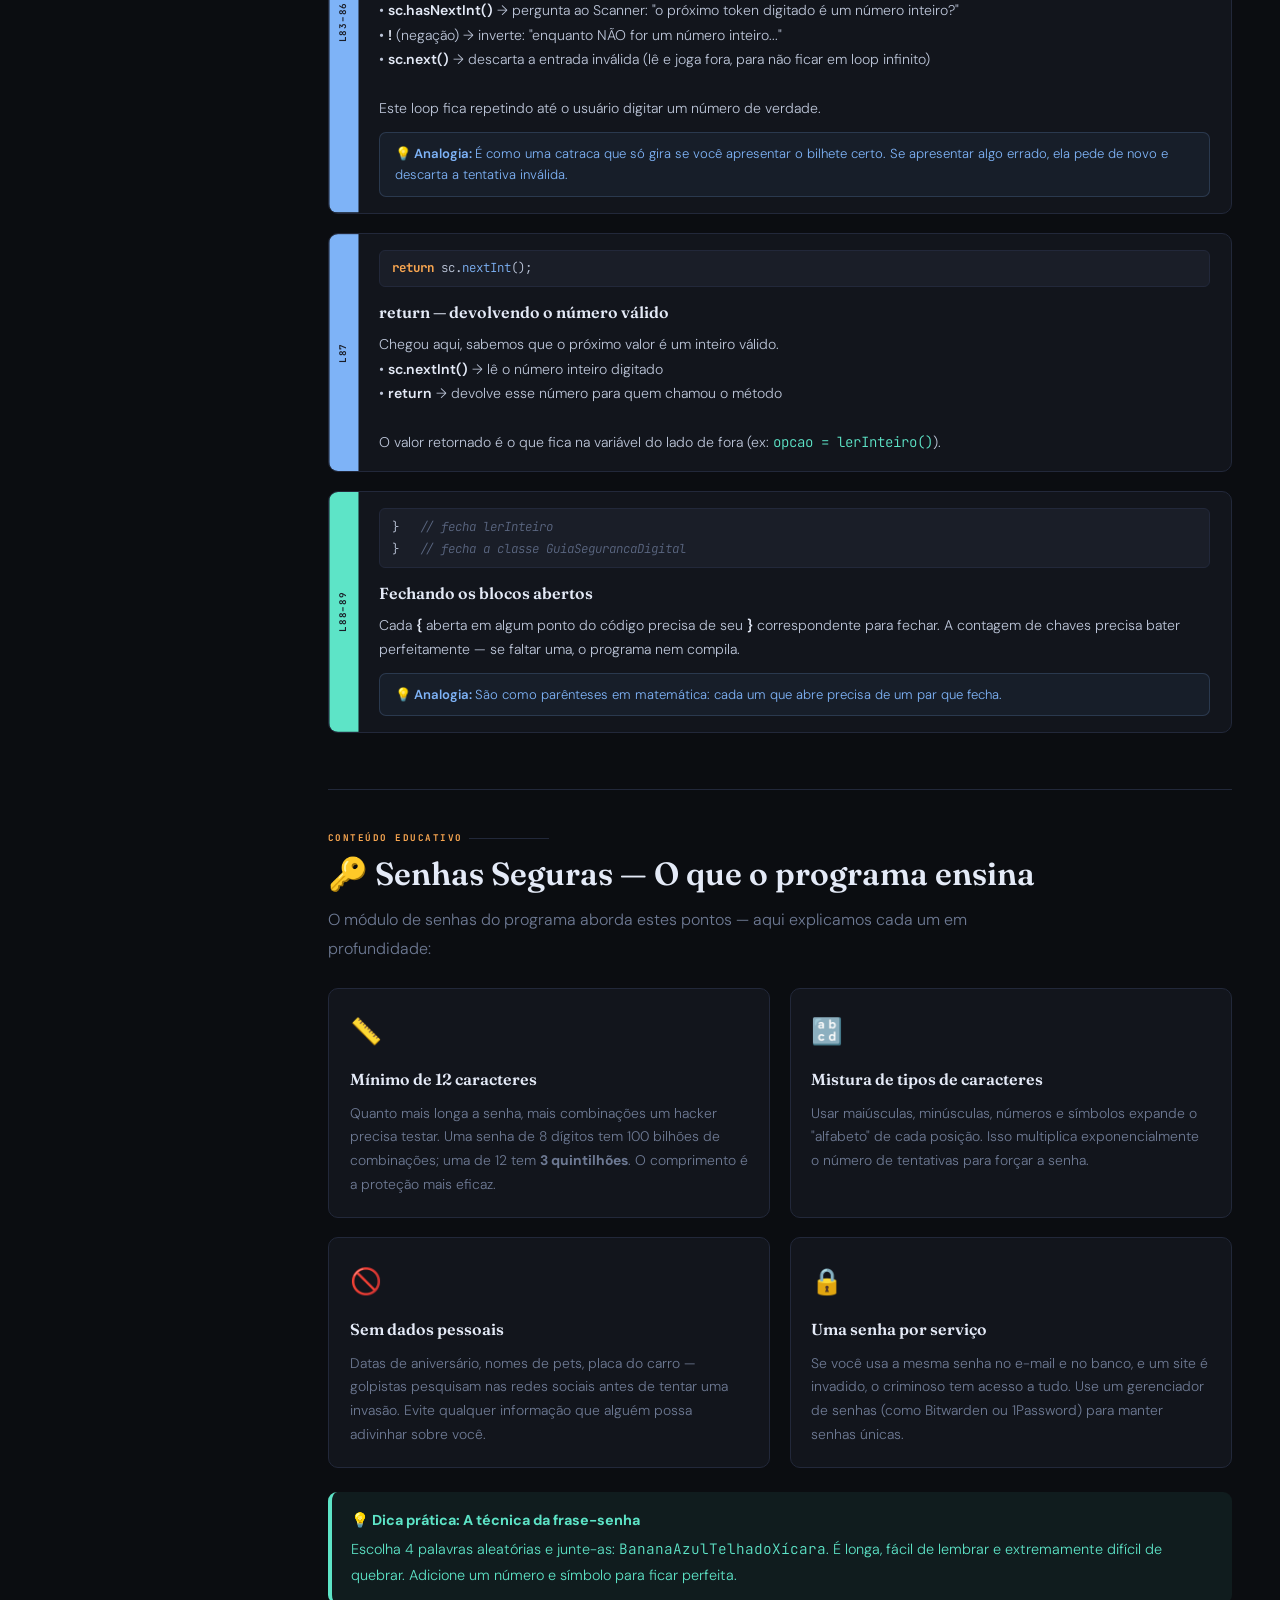
<file: index2.html>
<!DOCTYPE html>
<html lang="pt-BR" data-theme="dark">
<head>
<meta charset="UTF-8">
<meta name="viewport" content="width=device-width, initial-scale=1.0">
<title>APS — Guia de Segurança Digital · Explicação do Código</title>
<script>
(function(){
  var t=localStorage.getItem('aps-theme')||'dark';
  document.documentElement.setAttribute('data-theme',t);
})();
</script>
<link rel="preconnect" href="https://fonts.googleapis.com">
<link href="https://fonts.googleapis.com/css2?family=Fraunces:ital,wght@0,300;0,600;0,800;1,300;1,600&family=JetBrains+Mono:wght@400;600;700&family=DM+Sans:wght@300;400;500;600&display=swap" rel="stylesheet">
<style>
/* ── THEME TOKENS ── */
:root,[data-theme="dark"]{
  --bg:#0b0d11;--bg2:#12151c;--bg3:#1a1e28;
  --border:#22283a;--border2:#2e364d;
  --text:#bcc5d8;--text-dim:#6e7a94;--text-head:#e4eaf7;
  --accent:#5de4c7;--accent2:#f7a550;--accent3:#7eb3f7;--accent4:#e8c96a;
  --danger:#f06060;--success:#5de49a;
  --kw:#f7a550;--fn:#7eb3f7;--str:#5de4c7;--num:#e8c96a;--cmt:#5a6680;
  --serif:'Fraunces',Georgia,serif;
  --mono:'JetBrains Mono','Fira Code',monospace;
  --sans:'DM Sans',system-ui,sans-serif;
  --r:10px;--shadow:0 4px 32px rgba(0,0,0,.5);
  --glow:0 0 32px rgba(93,228,199,.08);
}
[data-theme="light"]{
  --bg:#f0f2f8;--bg2:#ffffff;--bg3:#e4e8f4;
  --border:#ccd3e8;--border2:#b0bad4;
  --text:#3a4260;--text-dim:#6a7490;--text-head:#111828;
  --accent:#0a6b53;--accent2:#b84a0c;--accent3:#1a4ea0;--accent4:#7a5a00;
  --danger:#c01414;--success:#0a6b3a;
  --kw:#b84a0c;--fn:#1a4ea0;--str:#0a6b53;--num:#7a5a00;--cmt:#8a96b0;
  --glow:0 0 32px rgba(10,107,83,.06);--shadow:0 4px 32px rgba(0,0,0,.10);
}
[data-theme="midnight"]{
  --bg:#080b18;--bg2:#0e1225;--bg3:#141930;
  --border:#1c2240;--border2:#253060;
  --text:#a8b8e0;--text-dim:#5a6888;--text-head:#dce8ff;
  --accent:#60aaff;--accent2:#ff8844;--accent3:#80d4ff;--accent4:#ffd060;
  --danger:#ff6060;--success:#60ffaa;
  --kw:#ff8844;--fn:#80d4ff;--str:#60ffaa;--num:#ffd060;--cmt:#3a4a6a;
  --glow:0 0 40px rgba(96,170,255,.10);--shadow:0 4px 32px rgba(0,0,0,.7);
}

/* ── BASE ── */
*,*::before,*::after{box-sizing:border-box;margin:0;padding:0}
html{scroll-behavior:smooth;font-size:16px}
body{
  background:var(--bg);color:var(--text);
  font-family:var(--sans);font-weight:300;line-height:1.8;
  -webkit-font-smoothing:antialiased;
  transition:background .22s,color .22s;
}

/* ── PROGRESS BAR ── */
#pbar{
  position:fixed;top:0;left:0;height:3px;width:0%;
  background:linear-gradient(90deg,var(--accent),var(--accent3));
  z-index:999;transition:width .08s linear;pointer-events:none;
}

/* ── LAYOUT ── */
.shell{
  display:grid;
  grid-template-columns:280px 1fr;
  min-height:100vh;max-width:1360px;margin:0 auto;
  position:relative;
}

/* ── SIDEBAR ── */
.sidebar{
  position:sticky;top:0;height:100vh;overflow-y:auto;
  padding:2rem 1.25rem;border-right:1px solid var(--border);
  background:var(--bg);display:flex;flex-direction:column;gap:.15rem;
  scrollbar-width:thin;scrollbar-color:var(--border2) transparent;
  z-index:50;transition:background .22s,transform .25s;
}
.sidebar::-webkit-scrollbar{width:3px}
.sidebar::-webkit-scrollbar-thumb{background:var(--border2);border-radius:2px}

.logo{
  font-family:var(--mono);font-size:.62rem;font-weight:700;
  color:var(--accent);letter-spacing:.14em;text-transform:uppercase;
  margin-bottom:1.2rem;padding-bottom:1.2rem;border-bottom:1px solid var(--border);
  line-height:1.9;
}
.logo small{color:var(--text-dim);font-weight:400;display:block;margin-top:.2rem}

/* themes */
.themes{display:grid;grid-template-columns:1fr 1fr 1fr;gap:.3rem;margin-bottom:.8rem}
.t-btn{
  padding:.32rem .2rem;font-family:var(--mono);font-size:.54rem;
  letter-spacing:.05em;text-transform:uppercase;border-radius:6px;cursor:pointer;
  border:1px solid var(--border);background:var(--bg2);color:var(--text-dim);
  transition:all .15s;display:flex;align-items:center;justify-content:center;gap:.25rem;
}
.t-btn:hover{border-color:var(--accent);color:var(--text-head);background:var(--bg3)}
.t-btn.on{background:var(--accent);border-color:var(--accent);color:var(--bg);font-weight:700}
.t-swatch{width:8px;height:8px;border-radius:50%}

/* nav links */
.nav-section{font-family:var(--mono);font-size:.56rem;font-weight:700;
  color:var(--text-dim);letter-spacing:.14em;text-transform:uppercase;
  margin:.9rem 0 .35rem .35rem}
.nav-link{
  display:block;padding:.38rem .65rem;border-radius:7px;
  font-family:var(--sans);font-size:.8rem;color:var(--text-dim);
  text-decoration:none;border:1px solid transparent;
  transition:all .14s;line-height:1.4;
}
.nav-link:hover{background:var(--bg3);color:var(--text-head);border-color:var(--border)}
.nav-link.active{background:rgba(93,228,199,.08);color:var(--accent);
  border-color:rgba(93,228,199,.18);font-weight:500}
.nav-link .badge{
  float:right;font-family:var(--mono);font-size:.5rem;
  background:var(--bg3);border:1px solid var(--border2);
  color:var(--text-dim);padding:.05rem .3rem;border-radius:4px;
}

/* ── MAIN CONTENT ── */
main{padding:3.5rem 3rem 5rem;min-width:0}

/* ── HERO ── */
.hero{margin-bottom:4rem}
.hero-tag{
  font-family:var(--mono);font-size:.65rem;font-weight:700;
  color:var(--accent);letter-spacing:.18em;text-transform:uppercase;
  display:inline-flex;align-items:center;gap:.5rem;margin-bottom:1.1rem;
}
.hero-tag::before{
  content:'';width:24px;height:2px;background:var(--accent);border-radius:2px;
}
h1{
  font-family:var(--serif);font-size:3.2rem;font-weight:800;
  color:var(--text-head);line-height:1.12;margin-bottom:1.2rem;
  letter-spacing:-.02em;
}
h1 em{color:var(--accent);font-style:italic;font-weight:300}
.hero-desc{font-size:1.08rem;color:var(--text-dim);max-width:640px;margin-bottom:2rem;line-height:1.85}
.hero-chips{display:flex;flex-wrap:wrap;gap:.55rem}
.chip{
  font-family:var(--mono);font-size:.65rem;font-weight:600;
  letter-spacing:.08em;text-transform:uppercase;
  padding:.32rem .8rem;border-radius:20px;
  border:1px solid var(--border2);color:var(--text-dim);background:var(--bg2);
}
.chip-a{border-color:rgba(93,228,199,.4);color:var(--accent);background:rgba(93,228,199,.06)}
.chip-o{border-color:rgba(247,165,80,.4);color:var(--accent2);background:rgba(247,165,80,.06)}
.chip-b{border-color:rgba(126,179,247,.4);color:var(--accent3);background:rgba(126,179,247,.06)}

/* ── SECTION HEADINGS ── */
.sec{margin-bottom:3.5rem;scroll-margin-top:2rem}
.sec-tag{
  font-family:var(--mono);font-size:.58rem;font-weight:700;
  color:var(--accent2);letter-spacing:.16em;text-transform:uppercase;
  margin-bottom:.5rem;display:flex;align-items:center;gap:.4rem;
}
.sec-tag::after{content:'';flex:1;height:1px;background:var(--border);max-width:80px}
h2{
  font-family:var(--serif);font-size:2rem;font-weight:600;
  color:var(--text-head);line-height:1.2;margin-bottom:.8rem;
}
h3{
  font-family:var(--serif);font-size:1.3rem;font-weight:600;
  color:var(--text-head);margin-bottom:.5rem;
}

/* ── CONCEPT CARDS ── */
.concept-grid{display:grid;grid-template-columns:repeat(auto-fill,minmax(240px,1fr));gap:1rem;margin:1.5rem 0}
.concept-card{
  background:var(--bg2);border:1px solid var(--border);border-radius:var(--r);
  padding:1.2rem 1.3rem;transition:border-color .2s,box-shadow .2s;
}
.concept-card:hover{border-color:var(--accent);box-shadow:var(--glow)}
.cc-icon{font-size:1.5rem;margin-bottom:.5rem}
.cc-title{font-family:var(--mono);font-size:.72rem;font-weight:700;color:var(--accent);
  letter-spacing:.1em;text-transform:uppercase;margin-bottom:.35rem}
.cc-body{font-size:.88rem;color:var(--text-dim);line-height:1.7}

/* ── LINE EXPLANATION BLOCKS ── */
.code-block{
  background:var(--bg2);border:1px solid var(--border);border-radius:var(--r);
  overflow:hidden;margin:2rem 0;box-shadow:var(--shadow);
}
.code-block-head{
  display:flex;align-items:center;gap:.6rem;
  padding:.7rem 1.2rem;border-bottom:1px solid var(--border);
  background:var(--bg3);
}
.cb-dots{display:flex;gap:.4rem}
.cb-dot{width:10px;height:10px;border-radius:50%}
.cb-dot-r{background:#f06060}
.cb-dot-y{background:#e8c96a}
.cb-dot-g{background:#5de49a}
.cb-filename{font-family:var(--mono);font-size:.68rem;color:var(--text-dim);
  letter-spacing:.06em;margin-left:.2rem}
.code-scroll{overflow-x:auto;padding:1.4rem 1.6rem}
pre{font-family:var(--mono);font-size:.83rem;line-height:1.8;tab-size:4}

/* syntax highlight */
.kw{color:var(--kw);font-weight:700}
.fn{color:var(--fn)}
.str{color:var(--str)}
.num{color:var(--num)}
.cmt{color:var(--cmt);font-style:italic}
.cls{color:var(--accent4)}
.op{color:var(--text-dim)}
.hl-line{
  background:rgba(93,228,199,.07);
  border-left:3px solid var(--accent);
  display:block;margin-left:-1.6rem;padding-left:1.35rem;
  margin-right:-1.6rem;padding-right:1.6rem;
}

/* ── LINE CARDS ── */
.line-cards{display:flex;flex-direction:column;gap:1.2rem;margin:1.5rem 0}
.lc{
  display:grid;grid-template-columns:auto 1fr;gap:0;
  background:var(--bg2);border:1px solid var(--border);
  border-radius:var(--r);overflow:hidden;
  transition:border-color .18s,box-shadow .18s;
}
.lc:hover{border-color:var(--border2);box-shadow:0 2px 18px rgba(0,0,0,.25)}
.lc-num{
  writing-mode:vertical-lr;text-orientation:mixed;transform:rotate(180deg);
  font-family:var(--mono);font-size:.58rem;font-weight:700;
  color:var(--bg3);background:var(--accent);
  display:flex;align-items:center;justify-content:center;
  padding:.6rem .4rem;letter-spacing:.08em;min-width:28px;text-transform:uppercase;
}
.lc-num.kw-num{background:var(--kw)}
.lc-num.fn-num{background:var(--fn)}
.lc-num.loop-num{background:var(--accent3)}
.lc-num.cmt-num{background:var(--cmt)}
.lc-num.if-num{background:var(--accent2)}
.lc-num.sw-num{background:var(--accent4)}
.lc-body{padding:1rem 1.3rem}
.lc-code{
  font-family:var(--mono);font-size:.78rem;
  background:var(--bg3);border:1px solid var(--border);border-radius:6px;
  padding:.4rem .75rem;margin-bottom:.7rem;overflow-x:auto;white-space:pre;
}
.lc-title{font-family:var(--serif);font-size:1rem;font-weight:600;
  color:var(--text-head);margin-bottom:.3rem}
.lc-exp{font-size:.88rem;color:var(--text);line-height:1.75}
.lc-exp strong{color:var(--text-head);font-weight:600}
.lc-exp em{color:var(--accent);font-style:normal;font-weight:500}
.lc-analogy{
  margin-top:.7rem;padding:.6rem .9rem;
  background:rgba(126,179,247,.06);border:1px solid rgba(126,179,247,.18);
  border-radius:7px;font-size:.82rem;color:var(--accent3);line-height:1.65;
}
.lc-analogy::before{content:'💡 Analogia: ';font-weight:600}
.lc-warn{
  margin-top:.7rem;padding:.6rem .9rem;
  background:rgba(247,165,80,.06);border:1px solid rgba(247,165,80,.18);
  border-radius:7px;font-size:.82rem;color:var(--accent2);line-height:1.65;
}
.lc-warn::before{content:'⚠ Atenção: ';font-weight:600}

/* ── CONCEPT PILLARS ── */
.pillar{
  border:1px solid var(--border);border-radius:var(--r);
  overflow:hidden;margin:1.5rem 0;
}
.pillar-head{
  padding:1rem 1.4rem;background:var(--bg3);border-bottom:1px solid var(--border);
  display:flex;align-items:center;gap:.8rem;
}
.pillar-icon{font-size:1.4rem}
.pillar-title{font-family:var(--serif);font-size:1.1rem;font-weight:600;color:var(--text-head)}
.pillar-tag{font-family:var(--mono);font-size:.58rem;font-weight:700;
  padding:.18rem .5rem;border-radius:4px;letter-spacing:.08em;text-transform:uppercase;}
.tag-while{background:rgba(126,179,247,.15);color:var(--accent3);border:1px solid rgba(126,179,247,.3)}
.tag-if{background:rgba(247,165,80,.15);color:var(--accent2);border:1px solid rgba(247,165,80,.3)}
.tag-switch{background:rgba(232,201,106,.15);color:var(--accent4);border:1px solid rgba(232,201,106,.3)}
.tag-class{background:rgba(93,228,199,.15);color:var(--accent);border:1px solid rgba(93,228,199,.3)}
.tag-method{background:rgba(240,96,96,.15);color:var(--danger);border:1px solid rgba(240,96,96,.3)}
.pillar-body{padding:1.2rem 1.4rem;font-size:.9rem;line-height:1.8}
.pillar-body p+p{margin-top:.8rem}
.pillar-body strong{color:var(--text-head)}

/* ── FLOW DIAGRAM ── */
.flow{
  background:var(--bg2);border:1px solid var(--border);border-radius:var(--r);
  padding:1.8rem;margin:1.5rem 0;overflow-x:auto;
}
.flow-title{font-family:var(--mono);font-size:.62rem;font-weight:700;
  color:var(--text-dim);letter-spacing:.12em;text-transform:uppercase;margin-bottom:1.2rem}
.flow-diagram{display:flex;flex-direction:column;align-items:center;gap:.3rem}
.flow-box{
  padding:.55rem 1.4rem;border-radius:8px;font-family:var(--sans);font-size:.85rem;
  text-align:center;min-width:220px;font-weight:500;
}
.fb-start{background:rgba(93,228,199,.15);border:2px solid var(--accent);color:var(--accent)}
.fb-proc{background:var(--bg3);border:1px solid var(--border2);color:var(--text-head)}
.fb-dec{
  background:rgba(247,165,80,.12);border:2px solid var(--accent2);color:var(--accent2);
  transform:perspective(300px) rotateX(8deg);clip-path:polygon(10% 0,90% 0,100% 50%,90% 100%,10% 100%,0% 50%);
  padding:.55rem 2rem;
}
.fb-end{background:rgba(240,96,96,.12);border:2px solid var(--danger);color:var(--danger)}
.flow-arrow{font-size:1.1rem;color:var(--text-dim);line-height:1}
.flow-branch{display:flex;gap:2rem;align-items:flex-start;margin:.3rem 0}
.flow-branch-item{display:flex;flex-direction:column;align-items:center;gap:.3rem}
.flow-label{font-family:var(--mono);font-size:.6rem;color:var(--text-dim);letter-spacing:.08em}

/* ── SECURITY CARDS ── */
.security-grid{display:grid;grid-template-columns:1fr 1fr;gap:1.2rem;margin:1.5rem 0}
.sec-card{
  background:var(--bg2);border:1px solid var(--border);border-radius:var(--r);
  padding:1.3rem;transition:border-color .2s;
}
.sec-card:hover{border-color:var(--border2)}
.sec-card h4{font-family:var(--serif);font-size:1rem;font-weight:600;
  color:var(--text-head);margin-bottom:.5rem}
.sec-card p{font-size:.87rem;color:var(--text-dim);line-height:1.7}
.sec-card .sc-icon{font-size:1.6rem;margin-bottom:.6rem;display:block}

/* ── QUIZ ── */
.quiz-box{
  background:var(--bg2);border:1px solid var(--border2);border-radius:var(--r);
  padding:1.8rem;margin:1.5rem 0;
}
.quiz-q{font-family:var(--serif);font-size:1.1rem;font-weight:600;
  color:var(--text-head);margin-bottom:1.1rem}
.quiz-opts{display:flex;flex-direction:column;gap:.55rem}
.quiz-opt{
  display:flex;align-items:flex-start;gap:.75rem;padding:.75rem 1rem;
  background:var(--bg3);border:1px solid var(--border);border-radius:8px;
  cursor:pointer;transition:all .15s;font-size:.9rem;color:var(--text);
}
.quiz-opt:hover{border-color:var(--accent);color:var(--text-head);background:rgba(93,228,199,.06)}
.quiz-opt.correct{border-color:var(--success);background:rgba(93,228,154,.08);color:var(--success)}
.quiz-opt.wrong{border-color:var(--danger);background:rgba(240,96,96,.07);color:var(--danger)}
.quiz-opt-num{
  font-family:var(--mono);font-size:.65rem;font-weight:700;
  width:22px;height:22px;border-radius:50%;
  background:var(--border2);color:var(--text-dim);
  display:flex;align-items:center;justify-content:center;flex-shrink:0;margin-top:1px;
}
.quiz-feedback{
  margin-top:1rem;padding:.8rem 1rem;border-radius:8px;
  font-size:.88rem;display:none;line-height:1.65;
}
.quiz-feedback.show{display:block}
.qf-ok{background:rgba(93,228,154,.08);border:1px solid var(--success);color:var(--success)}
.qf-no{background:rgba(240,96,96,.07);border:1px solid var(--danger);color:var(--danger)}

/* ── PROGRESS SECTION ── */
.progress-wrap{margin:2rem 0;background:var(--bg2);border:1px solid var(--border);
  border-radius:var(--r);padding:1.4rem}
.progress-label{font-family:var(--mono);font-size:.62rem;font-weight:700;
  color:var(--text-dim);letter-spacing:.12em;text-transform:uppercase;margin-bottom:.5rem}
.progress-bar-bg{background:var(--bg3);border-radius:20px;height:8px;overflow:hidden}
.progress-bar-fill{height:100%;border-radius:20px;
  background:linear-gradient(90deg,var(--accent),var(--accent3));
  transition:width .5s ease;width:0%}
.progress-pct{font-family:var(--mono);font-size:.68rem;color:var(--accent);
  margin-top:.4rem;text-align:right}

/* ── TABS ── */
.tabs{display:flex;gap:.4rem;margin-bottom:1.2rem;flex-wrap:wrap}
.tab-btn{
  padding:.4rem 1rem;font-family:var(--mono);font-size:.68rem;font-weight:600;
  letter-spacing:.07em;text-transform:uppercase;border-radius:7px;cursor:pointer;
  border:1px solid var(--border);background:var(--bg2);color:var(--text-dim);
  transition:all .14s;
}
.tab-btn:hover{border-color:var(--accent);color:var(--accent);background:rgba(93,228,199,.06)}
.tab-btn.on{background:var(--accent);border-color:var(--accent);color:var(--bg);font-weight:700}
.tab-pane{display:none}.tab-pane.on{display:block}

/* ── CALLOUT BOXES ── */
.callout{
  padding:1rem 1.2rem;border-radius:9px;margin:1.2rem 0;
  font-size:.9rem;line-height:1.75;border-left:4px solid;
}
.c-info{border-color:var(--accent3);background:rgba(126,179,247,.07);color:var(--accent3)}
.c-warn{border-color:var(--accent2);background:rgba(247,165,80,.07);color:var(--accent2)}
.c-tip{border-color:var(--accent);background:rgba(93,228,199,.07);color:var(--accent)}
.c-danger{border-color:var(--danger);background:rgba(240,96,96,.07);color:var(--danger)}
.callout strong{font-weight:700;display:block;margin-bottom:.2rem}

/* ── MOBILE ── */
.mob-header{
  display:none;position:sticky;top:0;z-index:110;
  background:var(--bg);border-bottom:1px solid var(--border);
  padding:.8rem 1.25rem;align-items:center;justify-content:space-between;
}
.mob-title{font-family:var(--mono);font-size:.64rem;color:var(--accent);
  letter-spacing:.1em;text-transform:uppercase}
.ham{
  background:none;border:1px solid var(--border);border-radius:7px;
  padding:.45rem .55rem;cursor:pointer;color:var(--text);
  display:flex;flex-direction:column;gap:4px;align-items:center;transition:all .15s;
}
.ham:hover{border-color:var(--accent);color:var(--accent)}
.ham span{display:block;width:17px;height:1.5px;background:currentColor;
  transition:transform .2s,opacity .2s;transform-origin:center}
.ham.on span:nth-child(1){transform:translateY(5.5px) rotate(45deg)}
.ham.on span:nth-child(2){opacity:0}
.ham.on span:nth-child(3){transform:translateY(-5.5px) rotate(-45deg)}
#overlay{display:none;position:fixed;inset:0;background:rgba(0,0,0,.6);
  z-index:90;backdrop-filter:blur(3px)}
#overlay.on{display:block}

/* ── SEPARATOR ── */
.sep{border:none;border-top:1px solid var(--border);margin:2.5rem 0}

/* ── TABLE ── */
.tbl-wrap{overflow-x:auto;margin:1rem 0}
table{width:100%;border-collapse:collapse;font-size:.87rem}
thead th{
  font-family:var(--mono);font-size:.6rem;font-weight:700;
  text-transform:uppercase;letter-spacing:.1em;color:var(--text-dim);
  padding:.6rem .9rem;text-align:left;border-bottom:2px solid var(--border2);
  background:var(--bg3);
}
tbody td{
  padding:.65rem .9rem;border-bottom:1px solid var(--border);
  color:var(--text);vertical-align:top;
}
tbody tr:hover td{background:var(--bg3)}
.t-kw{font-family:var(--mono);font-size:.78rem;color:var(--kw);font-weight:700}
.t-fn{font-family:var(--mono);font-size:.78rem;color:var(--fn)}
.t-acc{font-family:var(--mono);font-size:.78rem;color:var(--accent)}

/* ── BACK TO TOP ── */
#btt{
  position:fixed;bottom:1.5rem;right:1.5rem;z-index:80;
  width:38px;height:38px;border-radius:50%;cursor:pointer;
  background:var(--bg3);border:1px solid var(--border2);
  color:var(--text-dim);font-size:.8rem;display:none;
  align-items:center;justify-content:center;transition:all .15s;
  box-shadow:var(--shadow);
}
#btt:hover{background:var(--accent);border-color:var(--accent);color:var(--bg)}
#btt.show{display:flex}

@media(max-width:900px){
  .shell{grid-template-columns:1fr}
  .sidebar{
    position:fixed;top:0;left:0;width:78vw;max-width:320px;height:100vh;
    transform:translateX(-110%);transition:transform .26s ease;border-right:none;
    box-shadow:4px 0 30px rgba(0,0,0,.5);z-index:100;
  }
  .sidebar.open{transform:translateX(0)}
  .mob-header{display:flex}
  main{padding:2rem 1.2rem 4rem}
  h1{font-size:2.2rem}
  .security-grid{grid-template-columns:1fr}
  .concept-grid{grid-template-columns:1fr 1fr}
}
@media(max-width:500px){
  .concept-grid{grid-template-columns:1fr}
  .themes{grid-template-columns:1fr 1fr}
}

/* ── STICKY NAV HIGHLIGHT ── */
.section-observer-target{scroll-margin-top:1.5rem}

/* ── GLOSSARY HOVER ── */
.glossary{
  border-bottom:1px dotted var(--accent);color:var(--accent);cursor:help;
  position:relative;display:inline;
}
</style>
</head>
<body>
<div id="pbar"></div>
<button id="btt" aria-label="Voltar ao topo">↑</button>

<!-- Mobile Header -->
<header class="mob-header">
  <span class="mob-title">APS · Segurança Digital</span>
  <button class="ham" id="hamBtn" aria-label="Menu" aria-expanded="false">
    <span></span><span></span><span></span>
  </button>
</header>
<div id="overlay"></div>

<div class="shell">
  <!-- SIDEBAR -->
  <nav class="sidebar" id="sidebar" aria-label="Navegação principal">
    <div class="logo">
      APS — Lógica de Prog.<br>
      <small>Segurança Digital · Guia Completo</small>
    </div>

    <div class="themes">
      <button class="t-btn on" data-theme="dark">
        <span class="t-swatch" style="background:#5de4c7"></span>Dark
      </button>
      <button class="t-btn" data-theme="light">
        <span class="t-swatch" style="background:#0a6b53"></span>Light
      </button>
      <button class="t-btn" data-theme="midnight">
        <span class="t-swatch" style="background:#60aaff"></span>Night
      </button>
    </div>

    <div class="nav-section">Visão Geral</div>
    <a class="nav-link" href="#intro">Introdução ao Projeto <span class="badge">START</span></a>
    <a class="nav-link" href="#estrutura">Como Java funciona</a>
    <a class="nav-link" href="#conceitos">Conceitos Essenciais</a>

    <div class="nav-section">Código Linha a Linha</div>
    <a class="nav-link" href="#import">import java.util.Scanner</a>
    <a class="nav-link" href="#classe">public class</a>
    <a class="nav-link" href="#scanner">Scanner sc</a>
    <a class="nav-link" href="#main">método main</a>
    <a class="nav-link" href="#variavel">variável opcao</a>
    <a class="nav-link" href="#while">loop while</a>
    <a class="nav-link" href="#menu">impressão do menu</a>
    <a class="nav-link" href="#switch">switch / case</a>
    <a class="nav-link" href="#modSenhas">módulo Senhas</a>
    <a class="nav-link" href="#if-senha">if / else if / else</a>
    <a class="nav-link" href="#modGolpes">módulo Golpes</a>
    <a class="nav-link" href="#lerInteiro">método lerInteiro</a>

    <div class="nav-section">Segurança Digital</div>
    <a class="nav-link" href="#tema-senhas">🔑 Senhas Seguras</a>
    <a class="nav-link" href="#tema-golpes">🎣 Golpes Online</a>
    <a class="nav-link" href="#quiz">🧠 Quiz de Verificação</a>

    <div class="nav-section">Avaliação APS</div>
    <a class="nav-link" href="#criterios">Critérios Atendidos</a>
    <a class="nav-link" href="#glossario">Glossário</a>
  </nav>

  <!-- MAIN -->
  <main id="main-content">

    <!-- HERO -->
    <section class="hero section-observer-target" id="intro">
      <div class="hero-tag">APS — Lógica de Programação</div>
      <h1>Entenda o Código<br><em>linha por linha</em></h1>
      <p class="hero-desc">
        Este guia explica <strong>absolutamente cada linha</strong> do programa
        <code style="font-family:var(--mono);color:var(--accent)">GuiaSegurancaDigital.java</code>
        em linguagem simples — como se você nunca tivesse visto programação antes.
        Sem jargão, sem enrolação.
      </p>
      <div class="hero-chips">
        <span class="chip chip-a">Java · Iniciante</span>
        <span class="chip chip-o">if · switch · while</span>
        <span class="chip chip-b">Segurança Digital</span>
        <span class="chip">79 linhas explicadas</span>
      </div>
    </section>

    <hr class="sep">

    <!-- ESTRUTURA JAVA -->
    <section class="sec section-observer-target" id="estrutura">
      <div class="sec-tag">Antes de começar</div>
      <h2>Como um programa Java funciona?</h2>
      <p style="margin-bottom:1.2rem;max-width:680px">
        Imagine que um programa Java é como uma <strong>receita de bolo muito organizada</strong>.
        Ela tem ingredientes (variáveis), etapas (comandos), e um cozinheiro central que segue tudo na ordem certa.
        Veja os blocos que formam nosso programa:
      </p>
      <div class="concept-grid">
        <div class="concept-card">
          <div class="cc-icon">📦</div>
          <div class="cc-title">Classe (class)</div>
          <div class="cc-body">É a "caixa" que contém o programa inteiro. Todo código Java vive dentro de uma classe.</div>
        </div>
        <div class="concept-card">
          <div class="cc-icon">🚪</div>
          <div class="cc-title">Método main</div>
          <div class="cc-body">É a porta de entrada. O computador sempre começa a ler um programa Java por aqui, obrigatoriamente.</div>
        </div>
        <div class="concept-card">
          <div class="cc-icon">🔧</div>
          <div class="cc-title">Métodos (funções)</div>
          <div class="cc-body">São "blocos de tarefas com nome" que você chama quando precisa. Como chamar um assistente específico para cada serviço.</div>
        </div>
        <div class="concept-card">
          <div class="cc-icon">🗃️</div>
          <div class="cc-title">Variáveis</div>
          <div class="cc-body">São caixinhas na memória do computador que guardam informações — números, textos, ou verdadeiro/falso.</div>
        </div>
        <div class="concept-card">
          <div class="cc-icon">🔁</div>
          <div class="cc-title">while (enquanto)</div>
          <div class="cc-body">Repete um bloco de código enquanto uma condição for verdadeira. É o "loop" do programa.</div>
        </div>
        <div class="concept-card">
          <div class="cc-icon">🔀</div>
          <div class="cc-title">if / switch</div>
          <div class="cc-body">São "decisores". O programa olha para um valor e decide qual caminho seguir, como um GPS escolhendo a rota.</div>
        </div>
      </div>
    </section>

    <hr class="sep">

    <!-- CONCEITOS ESSENCIAIS -->
    <section class="sec section-observer-target" id="conceitos">
      <div class="sec-tag">Os 3 pilares obrigatórios</div>
      <h2>if, switch e while — explicados sem mistério</h2>

      <div class="pillar">
        <div class="pillar-head">
          <span class="pillar-icon">🔁</span>
          <span class="pillar-title">O while — "Enquanto isso..."</span>
          <span class="pillar-tag tag-while">while</span>
        </div>
        <div class="pillar-body">
          <p>O <strong>while</strong> é como um porteiro que fica perguntando: <em>"Você quer sair?"</em> Enquanto a resposta for <em>não</em>, ele continua deixando você entrar no programa de novo. Assim que você disser <em>0 (sair)</em>, ele encerra.</p>
          <p>No nosso código: <code style="font-family:var(--mono);color:var(--accent3)">while (opcao != 0)</code> significa literalmente: <em>"enquanto a opção escolhida for diferente de zero, continue rodando"</em>.</p>
        </div>
      </div>

      <div class="pillar">
        <div class="pillar-head">
          <span class="pillar-icon">🔀</span>
          <span class="pillar-title">O switch — "Seletor de canais"</span>
          <span class="pillar-tag tag-switch">switch</span>
        </div>
        <div class="pillar-body">
          <p>O <strong>switch</strong> funciona exatamente como um controle remoto de TV. Você digita um número, e o programa vai direto para o "canal" correspondente — sem ficar testando uma condição por vez.</p>
          <p><em>case 1:</em> → vai para Senhas | <em>case 2:</em> → vai para Golpes | <em>default:</em> → se nenhum case bater, cai aqui.</p>
        </div>
      </div>

      <div class="pillar">
        <div class="pillar-head">
          <span class="pillar-icon">🤔</span>
          <span class="pillar-title">O if — "Perguntador"</span>
          <span class="pillar-tag tag-if">if / else if / else</span>
        </div>
        <div class="pillar-body">
          <p>O <strong>if</strong> é uma pergunta de sim ou não. Se a condição for verdadeira, faz uma coisa; senão (<strong>else</strong>), faz outra. O <strong>else if</strong> é como um plano B antes do plano C.</p>
          <p>No módulo de senhas: se o tamanho ≥ 12 → ótimo | se ≥ 8 → razoável | senão → fraca. É uma escada de condições.</p>
        </div>
      </div>
    </section>

    <hr class="sep">

    <!-- CÓDIGO COMPLETO -->
    <section class="sec section-observer-target" id="import">
      <div class="sec-tag">O código completo</div>
      <h2>GuiaSegurancaDigital.java</h2>
      <p style="margin-bottom:1.2rem;color:var(--text-dim)">Este é o programa completo. Cada bloco colorido será explicado logo abaixo.</p>

      <div class="code-block">
        <div class="code-block-head">
          <div class="cb-dots">
            <div class="cb-dot cb-dot-r"></div>
            <div class="cb-dot cb-dot-y"></div>
            <div class="cb-dot cb-dot-g"></div>
          </div>
          <span class="cb-filename">GuiaSegurancaDigital.java</span>
        </div>
        <div class="code-scroll">
<pre><span class="kw">import</span> java.util.<span class="cls">Scanner</span>;                          <span class="cmt">// linha 1</span>
                                                       <span class="cmt">// linha 2</span>
<span class="kw">public class</span> <span class="cls">GuiaSegurancaDigital</span> {                  <span class="cmt">// linha 3</span>
                                                       <span class="cmt">// linha 4</span>
    <span class="kw">static</span> <span class="cls">Scanner</span> sc = <span class="kw">new</span> <span class="cls">Scanner</span>(<span class="cls">System</span>.in);        <span class="cmt">// linha 5</span>
                                                       <span class="cmt">// linha 6</span>
    <span class="kw">public static void</span> <span class="fn">main</span>(<span class="cls">String</span>[] args) {           <span class="cmt">// linha 7</span>
        <span class="kw">int</span> opcao = <span class="num">-1</span>;                                <span class="cmt">// linha 8</span>
                                                       <span class="cmt">// linha 9</span>
        <span class="cmt">// WHILE: mantém o usuário no programa</span>          <span class="cmt">// linha 10</span>
        <span class="kw">while</span> (opcao != <span class="num">0</span>) {                            <span class="cmt">// linha 11</span>
            <span class="cls">System</span>.out.<span class="fn">println</span>(<span class="str">"\n========================================"</span>); <span class="cmt">// 12</span>
            <span class="cls">System</span>.out.<span class="fn">println</span>(<span class="str">"   GUIA DE SEGURANÇA DIGITAL"</span>);         <span class="cmt">// 13</span>
            <span class="cls">System</span>.out.<span class="fn">println</span>(<span class="str">"========================================"</span>); <span class="cmt">// 14</span>
            <span class="cls">System</span>.out.<span class="fn">println</span>(<span class="str">"1. Senhas Seguras"</span>);                    <span class="cmt">// 15</span>
            <span class="cls">System</span>.out.<span class="fn">println</span>(<span class="str">"2. Golpes Online"</span>);                     <span class="cmt">// 16</span>
            <span class="cls">System</span>.out.<span class="fn">println</span>(<span class="str">"0. Sair"</span>);                              <span class="cmt">// 17</span>
            <span class="cls">System</span>.out.<span class="fn">print</span>(<span class="str">"Escolha uma opção: "</span>);                   <span class="cmt">// 18</span>
                                                                        <span class="cmt">// 19</span>
            opcao = <span class="fn">lerInteiro</span>();                                      <span class="cmt">// 20</span>
                                                                        <span class="cmt">// 21</span>
            <span class="cmt">// SWITCH: direciona para o módulo</span>                          <span class="cmt">// 22</span>
            <span class="kw">switch</span> (opcao) {                                           <span class="cmt">// 23</span>
                <span class="kw">case</span> <span class="num">1</span>:                                                   <span class="cmt">// 24</span>
                    <span class="fn">moduloSenhas</span>();                                       <span class="cmt">// 25</span>
                    <span class="kw">break</span>;                                                <span class="cmt">// 26</span>
                <span class="kw">case</span> <span class="num">2</span>:                                                   <span class="cmt">// 27</span>
                    <span class="fn">moduloGolpes</span>();                                        <span class="cmt">// 28</span>
                    <span class="kw">break</span>;                                                <span class="cmt">// 29</span>
                <span class="kw">case</span> <span class="num">0</span>:                                                   <span class="cmt">// 30</span>
                    <span class="cls">System</span>.out.<span class="fn">println</span>(<span class="str">"\nAté mais! Fique seguro online."</span>); <span class="cmt">// 31</span>
                    <span class="kw">break</span>;                                                <span class="cmt">// 32</span>
                <span class="kw">default</span>:                                                  <span class="cmt">// 33</span>
                    <span class="cls">System</span>.out.<span class="fn">println</span>(<span class="str">"Opção inválida. Tente novamente."</span>); <span class="cmt">// 34</span>
            }                                                             <span class="cmt">// 35</span>
        }                                                                 <span class="cmt">// 36</span>
    }                                                                     <span class="cmt">// 37</span>
                                                                          <span class="cmt">// 38</span>
    <span class="kw">static void</span> <span class="fn">moduloSenhas</span>() {                                       <span class="cmt">// 39</span>
        <span class="cls">System</span>.out.<span class="fn">println</span>(<span class="str">"\n--- SENHAS SEGURAS ---"</span>);                  <span class="cmt">// 40</span>
        <span class="cls">System</span>.out.<span class="fn">println</span>(<span class="str">"Uma boa senha deve ter:"</span>);                   <span class="cmt">// 41</span>
        <span class="cls">System</span>.out.<span class="fn">println</span>(<span class="str">"- Pelo menos 12 caracteres"</span>);               <span class="cmt">// 42</span>
        <span class="cls">System</span>.out.<span class="fn">println</span>(<span class="str">"- Letras maiúsculas e minúsculas"</span>);         <span class="cmt">// 43</span>
        <span class="cls">System</span>.out.<span class="fn">println</span>(<span class="str">"- Números e símbolos (!@#$%)"</span>);             <span class="cmt">// 44</span>
        <span class="cls">System</span>.out.<span class="fn">println</span>(<span class="str">"- Nunca use datas ou nomes"</span>);               <span class="cmt">// 45</span>
        <span class="cls">System</span>.out.<span class="fn">println</span>();                                           <span class="cmt">// 46</span>
        <span class="cls">System</span>.out.<span class="fn">print</span>(<span class="str">"Quantos caracteres tem sua senha? "</span>);         <span class="cmt">// 47</span>
                                                                          <span class="cmt">// 48</span>
        <span class="kw">int</span> tamanho = <span class="fn">lerInteiro</span>();                                     <span class="cmt">// 49</span>
                                                                          <span class="cmt">// 50</span>
        <span class="cmt">// IF: avalia a força da senha</span>                                    <span class="cmt">// 51</span>
        <span class="kw">if</span> (tamanho >= <span class="num">12</span>) {                                            <span class="cmt">// 52</span>
            <span class="cls">System</span>.out.<span class="fn">println</span>(<span class="str">"✓ Bom! Tamanho adequado."</span>);             <span class="cmt">// 53</span>
        } <span class="kw">else if</span> (tamanho >= <span class="num">8</span>) {                                     <span class="cmt">// 54</span>
            <span class="cls">System</span>.out.<span class="fn">println</span>(<span class="str">"⚠ Razoável, mas tente 12+ caracteres."</span>); <span class="cmt">// 55</span>
        } <span class="kw">else</span> {                                                         <span class="cmt">// 56</span>
            <span class="cls">System</span>.out.<span class="fn">println</span>(<span class="str">"✗ Senha curta e vulnerável. Troque-a!"</span>); <span class="cmt">// 57</span>
        }                                                                 <span class="cmt">// 58</span>
    }                                                                     <span class="cmt">// 59</span>
                                                                          <span class="cmt">// 60</span>
    <span class="kw">static void</span> <span class="fn">moduloGolpes</span>() {                                       <span class="cmt">// 61</span>
        <span class="cls">System</span>.out.<span class="fn">println</span>(<span class="str">"\n--- GOLPES ONLINE ---"</span>);                   <span class="cmt">// 62</span>
        <span class="cls">System</span>.out.<span class="fn">println</span>(<span class="str">"Tipos de golpes mais comuns:"</span>);              <span class="cmt">// 63</span>
        <span class="cls">System</span>.out.<span class="fn">println</span>(<span class="str">"1. Phishing"</span>);                              <span class="cmt">// 64</span>
        <span class="cls">System</span>.out.<span class="fn">println</span>(<span class="str">"2. Falso suporte técnico"</span>);                 <span class="cmt">// 65</span>
        <span class="cls">System</span>.out.<span class="fn">println</span>(<span class="str">"3. Golpe do Pix/pagamento urgente"</span>);        <span class="cmt">// 66</span>
        <span class="cls">System</span>.out.<span class="fn">println</span>();                                           <span class="cmt">// 67</span>
        <span class="cls">System</span>.out.<span class="fn">print</span>(<span class="str">"Você já recebeu algum? (1-Sim/2-Não): "</span>);    <span class="cmt">// 68</span>
                                                                          <span class="cmt">// 69</span>
        <span class="kw">int</span> resposta = <span class="fn">lerInteiro</span>();                                    <span class="cmt">// 70</span>
                                                                          <span class="cmt">// 71</span>
        <span class="kw">if</span> (resposta == <span class="num">1</span>) {                                            <span class="cmt">// 72</span>
            <span class="cls">System</span>.out.<span class="fn">println</span>(<span class="str">"Dicas se você recebeu um golpe:"</span>);      <span class="cmt">// 73</span>
            <span class="cls">System</span>.out.<span class="fn">println</span>(<span class="str">"- Não clique em links suspeitos"</span>);       <span class="cmt">// 74</span>
            <span class="cls">System</span>.out.<span class="fn">println</span>(<span class="str">"- Não forneça dados pessoais"</span>);          <span class="cmt">// 75</span>
            <span class="cls">System</span>.out.<span class="fn">println</span>(<span class="str">"- Desconfie de urgência e pressão"</span>);    <span class="cmt">// 76</span>
        } <span class="kw">else</span> {                                                         <span class="cmt">// 77</span>
            <span class="cls">System</span>.out.<span class="fn">println</span>(<span class="str">"Ótimo! Mas fique sempre atento."</span>);      <span class="cmt">// 78</span>
        }                                                                 <span class="cmt">// 79</span>
    }                                                                     <span class="cmt">// 80</span>
                                                                          <span class="cmt">// 81</span>
    <span class="kw">static int</span> <span class="fn">lerInteiro</span>() {                                           <span class="cmt">// 82</span>
        <span class="kw">while</span> (!sc.<span class="fn">hasNextInt</span>()) {                                      <span class="cmt">// 83</span>
            <span class="cls">System</span>.out.<span class="fn">print</span>(<span class="str">"Digite um número válido: "</span>);               <span class="cmt">// 84</span>
            sc.<span class="fn">next</span>();                                                  <span class="cmt">// 85</span>
        }                                                                 <span class="cmt">// 86</span>
        <span class="kw">return</span> sc.<span class="fn">nextInt</span>();                                            <span class="cmt">// 87</span>
    }                                                                     <span class="cmt">// 88</span>
}                                                                         <span class="cmt">// 89</span></pre>
        </div>
      </div>
    </section>

    <hr class="sep">

    <!-- LINHA A LINHA -->
    <section class="sec section-observer-target" id="import">
      <div class="sec-tag">Explicação detalhada</div>
      <h2>Linha 1 — Importando a ferramenta de leitura</h2>

      <div class="line-cards">
        <div class="lc">
          <div class="lc-num kw-num">L1</div>
          <div class="lc-body">
            <div class="lc-code"><span class="kw">import</span> java.util.<span class="cls">Scanner</span>;</div>
            <div class="lc-title">Importando o Scanner</div>
            <div class="lc-exp">
              <strong>import</strong> significa "trazer de fora". O Java tem uma biblioteca gigante de ferramentas prontas, e aqui estamos buscando especificamente a ferramenta chamada <em>Scanner</em>.
              <br><br>
              O <em>Scanner</em> é responsável por <strong>ler o que o usuário digita no teclado</strong>. Sem importar ele, o programa não conseguiria receber dados do usuário.
              <br><br>
              O ponto e vírgula <code style="font-family:var(--mono);color:var(--text-dim)">;</code> no final é obrigatório em Java — é como o <strong>ponto final de uma frase</strong>. Toda instrução termina com <code style="font-family:var(--mono);color:var(--text-dim)">;</code>.
            </div>
            <div class="lc-analogy">É como pegar uma calculadora da gaveta antes de começar a fazer contas — você precisa ter a ferramenta em mãos antes de usá-la.</div>
          </div>
        </div>
      </div>
    </section>

    <!-- CLASSE -->
    <section class="sec section-observer-target" id="classe">
      <h2>Linha 3 — Criando a classe principal</h2>
      <div class="line-cards">
        <div class="lc">
          <div class="lc-num kw-num">L3</div>
          <div class="lc-body">
            <div class="lc-code"><span class="kw">public class</span> <span class="cls">GuiaSegurancaDigital</span> {</div>
            <div class="lc-title">A "caixa" que contém tudo</div>
            <div class="lc-exp">
              Em Java, <strong>todo</strong> o código precisa estar dentro de uma <em>classe</em>. Pense nela como uma pasta de arquivo com um nome.<br><br>
              • <strong>public</strong> → qualquer parte do programa pode usar esta classe<br>
              • <strong>class</strong> → palavra mágica que cria a classe<br>
              • <strong>GuiaSegurancaDigital</strong> → o nome escolhido (sem espaços, começa com maiúscula)<br>
              • <strong>{</strong> → abre a caixa. Tudo que ficar entre <code style="font-family:var(--mono)">{</code> e <code style="font-family:var(--mono)">}</code> pertence a esta classe.
            </div>
            <div class="lc-analogy">É como criar uma empresa chamada "GuiaSegurancaDigital" — tudo que acontece neste programa acontece dentro desta empresa.</div>
          </div>
        </div>
      </div>
    </section>

    <!-- SCANNER -->
    <section class="sec section-observer-target" id="scanner">
      <h2>Linha 5 — Criando o "ouvinte" do teclado</h2>
      <div class="line-cards">
        <div class="lc">
          <div class="lc-num kw-num">L5</div>
          <div class="lc-body">
            <div class="lc-code"><span class="kw">static</span> <span class="cls">Scanner</span> sc = <span class="kw">new</span> <span class="cls">Scanner</span>(<span class="cls">System</span>.in);</div>
            <div class="lc-title">Criando o leitor de teclado chamado "sc"</div>
            <div class="lc-exp">
              Esta linha cria uma variável chamada <em>sc</em> (abreviação de Scanner) que vai ficar <strong>de prontidão o tempo todo</strong> para capturar o que o usuário digitar.<br><br>
              • <strong>static</strong> → significa que todos os métodos da classe podem usar este <em>sc</em> sem precisar recriá-lo<br>
              • <strong>Scanner sc</strong> → cria a variável do tipo Scanner com o apelido "sc"<br>
              • <strong>new Scanner(System.in)</strong> → instancia (fabrica) um novo Scanner ligado ao teclado (<em>System.in</em> = entrada do sistema = teclado)<br>
            </div>
            <div class="lc-analogy">É como contratar um assistente chamado "sc" cuja única função é ficar escutando o que você digita e trazer essa informação para o programa.</div>
            <div class="lc-warn">Como esta variável fica "fora" dos métodos mas dentro da classe, ela pode ser usada por qualquer método — isso se chama <strong>variável de instância</strong>.</div>
          </div>
        </div>
      </div>
    </section>

    <!-- MAIN -->
    <section class="sec section-observer-target" id="main">
      <h2>Linha 7 — A porta de entrada obrigatória</h2>
      <div class="line-cards">
        <div class="lc">
          <div class="lc-num fn-num">L7</div>
          <div class="lc-body">
            <div class="lc-code"><span class="kw">public static void</span> <span class="fn">main</span>(<span class="cls">String</span>[] args) {</div>
            <div class="lc-title">O método main — início absoluto de tudo</div>
            <div class="lc-exp">
              Esta é a linha mais especial de qualquer programa Java. Quando você clica em "executar", o computador procura exatamente esta linha e começa daqui.<br><br>
              • <strong>public</strong> → visível de fora (para a máquina virtual Java poder chamar)<br>
              • <strong>static</strong> → existe mesmo antes de criar qualquer objeto<br>
              • <strong>void</strong> → este método não retorna nenhum valor ao finalizar<br>
              • <strong>main</strong> → este nome exato é obrigatório — é o ponto de partida universal<br>
              • <strong>String[] args</strong> → parâmetros que podem ser passados ao iniciar (não usamos neste programa, mas é obrigatório declarar)
            </div>
            <div class="lc-analogy">É o "Capítulo 1, página 1" do livro. O Java sempre abre aqui — sem main, o programa simplesmente não roda.</div>
          </div>
        </div>
      </div>
    </section>

    <!-- VARIAVEL -->
    <section class="sec section-observer-target" id="variavel">
      <h2>Linha 8 — A variável que guarda a escolha do usuário</h2>
      <div class="line-cards">
        <div class="lc">
          <div class="lc-num kw-num">L8</div>
          <div class="lc-body">
            <div class="lc-code"><span class="kw">int</span> opcao = <span class="num">-1</span>;</div>
            <div class="lc-title">Criando a caixinha "opcao" com valor inicial -1</div>
            <div class="lc-exp">
              • <strong>int</strong> → tipo de dado: número inteiro (sem casas decimais). Ex: 0, 1, 2, -1<br>
              • <strong>opcao</strong> → nome da variável (caixinha na memória)<br>
              • <strong>= -1</strong> → valor inicial. Por que -1? Porque -1 nunca é uma opção válida do menu, então o programa entra no loop while imediatamente<br><br>
              Se colocássemos <code style="font-family:var(--mono);color:var(--num)">0</code> como valor inicial, o while nunca rodaria (pois 0 significa sair).
            </div>
            <div class="lc-analogy">É como colocar um post-it em branco na mesa antes da reunião começar — você sabe que vai preencher logo, mas precisa que ele exista primeiro.</div>
          </div>
        </div>
      </div>
    </section>

    <!-- WHILE -->
    <section class="sec section-observer-target" id="while">
      <h2>Linhas 11–36 — O loop while (o coração do programa)</h2>

      <div class="callout c-info">
        <strong>💡 O que é um loop?</strong>
        Um loop é um bloco de código que se repete automaticamente. O while repete enquanto uma condição for verdadeira — assim que a condição falha, ele para.
      </div>

      <div class="line-cards">
        <div class="lc">
          <div class="lc-num loop-num">L11</div>
          <div class="lc-body">
            <div class="lc-code"><span class="kw">while</span> (opcao != <span class="num">0</span>) {</div>
            <div class="lc-title">O loop principal — "enquanto não sair, continue"</div>
            <div class="lc-exp">
              <strong>!=</strong> significa "diferente de". Então: <em>"enquanto opcao for diferente de 0, execute o bloco { }"</em>.<br><br>
              Quando o usuário digitar 0, <code style="font-family:var(--mono);color:var(--accent)">opcao</code> recebe o valor 0, a condição <code style="font-family:var(--mono);color:var(--accent3)">opcao != 0</code> se torna FALSA, e o loop encerra.
            </div>
            <div class="lc-analogy">É como um Netflix que continua sugerindo filmes enquanto você não clicar em "Sair". Cada volta = um novo menu aparecendo.</div>
          </div>
        </div>
      </div>
    </section>

    <!-- MENU IMPRESSAO -->
    <section class="sec section-observer-target" id="menu">
      <h2>Linhas 12–18 — Imprimindo o menu na tela</h2>
      <div class="line-cards">
        <div class="lc">
          <div class="lc-num">L12</div>
          <div class="lc-body">
            <div class="lc-code"><span class="cls">System</span>.out.<span class="fn">println</span>(<span class="str">"\n==============================="</span>);</div>
            <div class="lc-title">System.out.println — imprimir e pular linha</div>
            <div class="lc-exp">
              <strong>System.out.println</strong> é o comando para escrever texto na tela e depois pular uma linha automaticamente. Pense nele como o <em>Enter</em> automático.<br><br>
              O <strong>\n</strong> dentro da string é um caractere especial chamado <em>escape de nova linha</em> — ele pula uma linha antes de imprimir o texto. Isso cria um espaço visual entre menus.
            </div>
            <div class="lc-analogy">"System.out.println" = "escreve isso na tela e aperta Enter".</div>
          </div>
        </div>

        <div class="lc">
          <div class="lc-num">L18</div>
          <div class="lc-body">
            <div class="lc-code"><span class="cls">System</span>.out.<span class="fn">print</span>(<span class="str">"Escolha uma opção: "</span>);</div>
            <div class="lc-title">System.out.print (sem o "ln") — imprimir SEM pular linha</div>
            <div class="lc-exp">
              <strong>print</strong> (sem o <em>ln</em> no final) imprime o texto mas <strong>não pula linha</strong>. O cursor fica na mesma linha, esperando o usuário digitar na continuação.<br><br>
              Resultado visual: <code style="font-family:var(--mono)">Escolha uma opção: _</code> (o cursor fica logo depois dos dois pontos)
            </div>
          </div>
        </div>

        <div class="lc">
          <div class="lc-num fn-num">L20</div>
          <div class="lc-body">
            <div class="lc-code">opcao = <span class="fn">lerInteiro</span>();</div>
            <div class="lc-title">Capturando a escolha do usuário</div>
            <div class="lc-exp">
              Chama o método <em>lerInteiro()</em> (que veremos na linha 82) e guarda o resultado na variável <em>opcao</em>.<br><br>
              O <strong>=</strong> aqui é de atribuição: "coloque o resultado de lerInteiro() dentro de opcao". É diferente do == de comparação.
            </div>
            <div class="lc-analogy">É como pedir que o assistente "sc" vá ao balcão de atendimento, pegue o número que o cliente digitou e traga de volta para o gerente (main).</div>
          </div>
        </div>
      </div>
    </section>

    <!-- SWITCH -->
    <section class="sec section-observer-target" id="switch">
      <h2>Linhas 23–35 — O switch: o direcionador de rotas</h2>

      <div class="callout c-tip">
        <strong>Por que usar switch em vez de vários if?</strong>
        Quando você precisa comparar uma variável contra muitos valores fixos, o switch é mais limpo e legível que encadear vários if-else. O Java também consegue otimizá-lo melhor.
      </div>

      <div class="line-cards">
        <div class="lc">
          <div class="lc-num sw-num">L23</div>
          <div class="lc-body">
            <div class="lc-code"><span class="kw">switch</span> (opcao) {</div>
            <div class="lc-title">Abrindo o switch com a variável opcao</div>
            <div class="lc-exp">
              O <strong>switch</strong> recebe uma variável (aqui, <em>opcao</em>) e vai procurar qual <em>case</em> combina com o valor dela.
            </div>
            <div class="lc-analogy">Imagine uma portaria com várias portas numeradas. O switch olha o número na sua ficha e te manda para a porta certa.</div>
          </div>
        </div>

        <div class="lc">
          <div class="lc-num sw-num">L24–26</div>
          <div class="lc-body">
            <div class="lc-code"><span class="kw">case</span> <span class="num">1</span>:
    <span class="fn">moduloSenhas</span>();
    <span class="kw">break</span>;</div>
            <div class="lc-title">case 1 — executar o módulo de Senhas</div>
            <div class="lc-exp">
              • <strong>case 1:</strong> → se opcao for igual a 1, execute o que vem abaixo<br>
              • <strong>moduloSenhas()</strong> → chama o método moduloSenhas (o programa "pula" para lá e executa)<br>
              • <strong>break</strong> → "pare aqui e saia do switch". Sem o break, o Java continuaria executando o próximo case automaticamente (efeito indesejado chamado <em>fall-through</em>)
            </div>
            <div class="lc-warn">O break é obrigatório na maioria dos cases! Esquecer o break é um erro comum que faz o programa executar vários cases ao mesmo tempo.</div>
          </div>
        </div>

        <div class="lc">
          <div class="lc-num sw-num">L27–29</div>
          <div class="lc-body">
            <div class="lc-code"><span class="kw">case</span> <span class="num">2</span>:
    <span class="fn">moduloGolpes</span>();
    <span class="kw">break</span>;</div>
            <div class="lc-title">case 2 — executar o módulo de Golpes</div>
            <div class="lc-exp">Mesma lógica do case 1, mas chama <em>moduloGolpes()</em>. Cada case é um caminho diferente para o mesmo seletor.</div>
          </div>
        </div>

        <div class="lc">
          <div class="lc-num sw-num">L30–32</div>
          <div class="lc-body">
            <div class="lc-code"><span class="kw">case</span> <span class="num">0</span>:
    <span class="cls">System</span>.out.<span class="fn">println</span>(<span class="str">"\nAté mais!"</span>);
    <span class="kw">break</span>;</div>
            <div class="lc-title">case 0 — despedida e saída do loop</div>
            <div class="lc-exp">
              Quando opcao for 0: imprime a mensagem de tchau e faz o break.<br><br>
              Depois do break, o switch termina, e o while testa a condição <code style="font-family:var(--mono);color:var(--accent3)">opcao != 0</code> de novo. Como agora opcao = 0, a condição é FALSA e o loop encerra. O programa termina.
            </div>
          </div>
        </div>

        <div class="lc">
          <div class="lc-num sw-num">L33–34</div>
          <div class="lc-body">
            <div class="lc-code"><span class="kw">default</span>:
    <span class="cls">System</span>.out.<span class="fn">println</span>(<span class="str">"Opção inválida."</span>);</div>
            <div class="lc-title">default — o "senão" do switch</div>
            <div class="lc-exp">
              Se o usuário digitar qualquer número que não seja 0, 1 ou 2, o switch cai no <strong>default</strong>. É o caso curinga — "nenhum dos cases acima bateu, então execute isto".<br><br>
              Note que o <em>default</em> não precisa de break (é o último bloco). O programa vai mostrar a mensagem de erro e voltar ao início do while.
            </div>
            <div class="lc-analogy">É como uma recepcionista que, quando você pede algo fora do cardápio, diz: "Essa opção não existe, por favor escolha outra."</div>
          </div>
        </div>
      </div>

      <!-- FLUXO VISUAL -->
      <div class="flow">
        <div class="flow-title">📊 Fluxo de execução do switch</div>
        <div class="flow-diagram">
          <div class="flow-box fb-start">Usuário digita um número</div>
          <div class="flow-arrow">↓</div>
          <div class="flow-box fb-proc">switch (opcao) analisa o valor</div>
          <div class="flow-arrow">↓</div>
          <div class="flow-branch">
            <div class="flow-branch-item">
              <span class="flow-label">opcao = 1</span>
              <div class="flow-box fb-proc" style="min-width:130px;font-size:.78rem">moduloSenhas()</div>
            </div>
            <div class="flow-branch-item">
              <span class="flow-label">opcao = 2</span>
              <div class="flow-box fb-proc" style="min-width:130px;font-size:.78rem">moduloGolpes()</div>
            </div>
            <div class="flow-branch-item">
              <span class="flow-label">opcao = 0</span>
              <div class="flow-box fb-end" style="min-width:130px;font-size:.78rem">Encerrar</div>
            </div>
            <div class="flow-branch-item">
              <span class="flow-label">outro</span>
              <div class="flow-box" style="min-width:130px;font-size:.78rem;background:var(--bg3);border:1px solid var(--border2);color:var(--text-head)">Opção inválida</div>
            </div>
          </div>
          <div class="flow-arrow">↓</div>
          <div class="flow-box fb-proc">Volta ao início do while</div>
        </div>
      </div>
    </section>

    <!-- MODULO SENHAS -->
    <section class="sec section-observer-target" id="modSenhas">
      <h2>Linhas 39–59 — Módulo de Senhas Seguras</h2>

      <div class="line-cards">
        <div class="lc">
          <div class="lc-num fn-num">L39</div>
          <div class="lc-body">
            <div class="lc-code"><span class="kw">static void</span> <span class="fn">moduloSenhas</span>() {</div>
            <div class="lc-title">Definindo o método moduloSenhas</div>
            <div class="lc-exp">
              • <strong>static</strong> → pertence à classe, não a um objeto específico<br>
              • <strong>void</strong> → este método não retorna nenhum valor ao terminar<br>
              • <strong>moduloSenhas()</strong> → nome do método + parênteses vazios (não recebe parâmetros)<br><br>
              Este método só é executado quando chamado — na linha 25, quando o switch chama <code style="font-family:var(--mono);color:var(--fn)">moduloSenhas();</code>
            </div>
            <div class="lc-analogy">É como ter um funcionário especialista em senhas. Você só o chama quando precisa dele; ele não fica trabalhando o tempo todo.</div>
          </div>
        </div>

        <div class="lc">
          <div class="lc-num">L40–47</div>
          <div class="lc-body">
            <div class="lc-code"><span class="cls">System</span>.out.<span class="fn">println</span>(<span class="str">"\n--- SENHAS SEGURAS ---"</span>);
<span class="cls">System</span>.out.<span class="fn">println</span>(<span class="str">"Uma boa senha deve ter:"</span>);
<span class="cls">System</span>.out.<span class="fn">println</span>(<span class="str">"- Pelo menos 12 caracteres"</span>);
<span class="cmt">// ... mais linhas de conteúdo ...</span>
<span class="cls">System</span>.out.<span class="fn">print</span>(<span class="str">"Quantos caracteres tem sua senha? "</span>);</div>
            <div class="lc-title">Exibindo o conteúdo educativo sobre senhas</div>
            <div class="lc-exp">
              Uma série de <em>println</em> que imprime as dicas de segurança. Cada linha é uma instrução separada — o Java executa uma por vez, de cima para baixo.<br><br>
              A linha 47 usa <strong>print</strong> (sem ln) para que o cursor fique na mesma linha, esperando o usuário digitar o número de caracteres da senha.
            </div>
          </div>
        </div>

        <div class="lc">
          <div class="lc-num kw-num">L49</div>
          <div class="lc-body">
            <div class="lc-code"><span class="kw">int</span> tamanho = <span class="fn">lerInteiro</span>();</div>
            <div class="lc-title">Lendo quantos caracteres a senha tem</div>
            <div class="lc-exp">
              Cria uma nova variável inteira chamada <em>tamanho</em> e armazena o número digitado pelo usuário (obtido via <em>lerInteiro()</em>).
            </div>
          </div>
        </div>
      </div>
    </section>

    <!-- IF SENHA -->
    <section class="sec section-observer-target" id="if-senha">
      <h2>Linhas 52–58 — O if/else if/else: avaliando a senha</h2>

      <div class="callout c-warn">
        <strong>Diferença entre = e ==</strong>
        Em Java: <code style="font-family:var(--mono)">=</code> é atribuição (guardar um valor). <code style="font-family:var(--mono)">&gt;=</code> é comparação (maior ou igual que). Confundi-los é um dos erros mais comuns!
      </div>

      <div class="line-cards">
        <div class="lc">
          <div class="lc-num if-num">L52</div>
          <div class="lc-body">
            <div class="lc-code"><span class="kw">if</span> (tamanho >= <span class="num">12</span>) {</div>
            <div class="lc-title">if — primeira verificação (senha forte)</div>
            <div class="lc-exp">
              Se o tamanho digitado for <strong>maior ou igual a 12</strong>, executa o bloco { }.<br>
              <strong>>=</strong> = "maior ou igual que"<br><br>
              Se essa condição for verdadeira, as linhas 52 e 53 são executadas, e o programa pula direto para o final do bloco if-else (linha 58).
            </div>
          </div>
        </div>

        <div class="lc">
          <div class="lc-num if-num">L54</div>
          <div class="lc-body">
            <div class="lc-code">} <span class="kw">else if</span> (tamanho >= <span class="num">8</span>) {</div>
            <div class="lc-title">else if — plano B (senha razoável)</div>
            <div class="lc-exp">
              Só chega aqui se a condição do <em>if</em> anterior for FALSA (ou seja, tamanho &lt; 12).<br><br>
              Verifica se tamanho é maior ou igual a 8. Se sim → mensagem de aviso "razoável".<br><br>
              Neste ponto, sabemos implicitamente que tamanho está entre 8 e 11 (pois o if anterior já descartou ≥ 12).
            </div>
          </div>
        </div>

        <div class="lc">
          <div class="lc-num if-num">L56–57</div>
          <div class="lc-body">
            <div class="lc-code">} <span class="kw">else</span> {
    <span class="cls">System</span>.out.<span class="fn">println</span>(<span class="str">"✗ Senha curta!"</span>);
}</div>
            <div class="lc-title">else — plano C (senha fraca)</div>
            <div class="lc-exp">
              O <strong>else</strong> sem condição é o "em todos os outros casos". Chegando aqui, sabemos que tamanho &lt; 8 — a senha é muito curta e vulnerável.<br><br>
              O <code style="font-family:var(--mono);color:var(--border2)">}</code> fecha o bloco if-else-if-else.
            </div>
            <div class="lc-analogy">É como uma escada de avaliação: Primeiro testa o melhor caso (≥12), depois o intermediário (≥8), e o que sobrar cai no pior caso.</div>
          </div>
        </div>
      </div>

      <!-- TABELA COMPARATIVA -->
      <h3 style="margin:1.8rem 0 .8rem">Tabela: Operadores de comparação usados no código</h3>
      <div class="tbl-wrap">
        <table>
          <thead>
            <tr><th>Símbolo</th><th>Significado</th><th>Exemplo no código</th><th>Resulta em...</th></tr>
          </thead>
          <tbody>
            <tr><td class="t-kw">!=</td><td>diferente de</td><td><code class="t-acc">opcao != 0</code></td><td>true se opcao não for 0</td></tr>
            <tr><td class="t-kw">>=</td><td>maior ou igual</td><td><code class="t-acc">tamanho >= 12</code></td><td>true se tamanho for 12 ou mais</td></tr>
            <tr><td class="t-kw">==</td><td>igual a (comparação)</td><td><code class="t-acc">resposta == 1</code></td><td>true se resposta for exatamente 1</td></tr>
            <tr><td class="t-kw">!</td><td>negação (NOT)</td><td><code class="t-acc">!sc.hasNextInt()</code></td><td>true se NÃO houver inteiro disponível</td></tr>
          </tbody>
        </table>
      </div>
    </section>

    <!-- MODULO GOLPES -->
    <section class="sec section-observer-target" id="modGolpes">
      <h2>Linhas 61–80 — Módulo de Golpes Online</h2>
      <div class="line-cards">
        <div class="lc">
          <div class="lc-num fn-num">L61</div>
          <div class="lc-body">
            <div class="lc-code"><span class="kw">static void</span> <span class="fn">moduloGolpes</span>() {</div>
            <div class="lc-title">Segundo método de conteúdo — sobre golpes</div>
            <div class="lc-exp">
              Mesma estrutura do <em>moduloSenhas()</em>: um método <em>void</em> que imprime conteúdo educativo e depois faz uma pergunta ao usuário. Demonstra a reutilização do padrão — uma boa prática de programação.
            </div>
          </div>
        </div>

        <div class="lc">
          <div class="lc-num">L62–68</div>
          <div class="lc-body">
            <div class="lc-code"><span class="cmt">// Linhas de println com conteúdo educativo</span>
<span class="cls">System</span>.out.<span class="fn">print</span>(<span class="str">"Você já recebeu algum? (1-Sim/2-Não): "</span>);</div>
            <div class="lc-title">Conteúdo educativo + pergunta binária</div>
            <div class="lc-exp">
              Imprime os 3 tipos de golpes comuns e então pergunta ao usuário se ele já recebeu algum. A resposta será 1 (Sim) ou 2 (Não) — um padrão simples de sim/não com números.
            </div>
          </div>
        </div>

        <div class="lc">
          <div class="lc-num kw-num">L70</div>
          <div class="lc-body">
            <div class="lc-code"><span class="kw">int</span> resposta = <span class="fn">lerInteiro</span>();</div>
            <div class="lc-title">Guardando a resposta do usuário</div>
            <div class="lc-exp">Nova variável local <em>resposta</em> recebe o número digitado. Note que esta variável só existe dentro de <em>moduloGolpes()</em> — ela é uma <strong>variável local</strong>.</div>
          </div>
        </div>

        <div class="lc">
          <div class="lc-num if-num">L72–79</div>
          <div class="lc-body">
            <div class="lc-code"><span class="kw">if</span> (resposta == <span class="num">1</span>) {
    <span class="cmt">// dicas para quem recebeu golpe</span>
} <span class="kw">else</span> {
    <span class="cmt">// dicas preventivas para quem ainda não recebeu</span>
}</div>
            <div class="lc-title">if/else simples — dois caminhos possíveis</div>
            <div class="lc-exp">
              Um <em>if/else</em> binário: se <em>resposta</em> for exatamente igual a 1 (Sim), mostra dicas de recuperação. Caso contrário (else), mostra dicas preventivas.<br><br>
              <strong>==</strong> com dois sinais de igual é comparação. Um único <strong>=</strong> seria atribuição (erro!).
            </div>
          </div>
        </div>
      </div>
    </section>

    <!-- LER INTEIRO -->
    <section class="sec section-observer-target" id="lerInteiro">
      <h2>Linhas 82–88 — O método lerInteiro: proteção contra erros</h2>

      <div class="callout c-danger">
        <strong>Por que precisamos deste método?</strong>
        Se o usuário digitar uma letra quando o programa espera um número, o Scanner lança uma exceção (erro) e o programa trava. O lerInteiro() resolve isso com elegância.
      </div>

      <div class="line-cards">
        <div class="lc">
          <div class="lc-num fn-num">L82</div>
          <div class="lc-body">
            <div class="lc-code"><span class="kw">static int</span> <span class="fn">lerInteiro</span>() {</div>
            <div class="lc-title">Método que retorna um int — diferente do void!</div>
            <div class="lc-exp">
              Desta vez, o método <strong>não é void</strong>. É <strong>int</strong> — significa que ele <em>retorna</em> (devolve) um número inteiro para quem o chamou.<br><br>
              Quando chamamos <code style="font-family:var(--mono);color:var(--fn)">opcao = lerInteiro()</code>, este método executa e entrega um número que vai para a variável <em>opcao</em>.
            </div>
          </div>
        </div>

        <div class="lc">
          <div class="lc-num loop-num">L83–86</div>
          <div class="lc-body">
            <div class="lc-code"><span class="kw">while</span> (!sc.<span class="fn">hasNextInt</span>()) {
    <span class="cls">System</span>.out.<span class="fn">print</span>(<span class="str">"Digite um número válido: "</span>);
    sc.<span class="fn">next</span>();
}</div>
            <div class="lc-title">while interno — rejeitando entradas inválidas</div>
            <div class="lc-exp">
              • <strong>sc.hasNextInt()</strong> → pergunta ao Scanner: "o próximo token digitado é um número inteiro?"<br>
              • <strong>!</strong> (negação) → inverte: "enquanto NÃO for um número inteiro..."<br>
              • <strong>sc.next()</strong> → descarta a entrada inválida (lê e joga fora, para não ficar em loop infinito)<br><br>
              Este loop fica repetindo até o usuário digitar um número de verdade.
            </div>
            <div class="lc-analogy">É como uma catraca que só gira se você apresentar o bilhete certo. Se apresentar algo errado, ela pede de novo e descarta a tentativa inválida.</div>
          </div>
        </div>

        <div class="lc">
          <div class="lc-num fn-num">L87</div>
          <div class="lc-body">
            <div class="lc-code"><span class="kw">return</span> sc.<span class="fn">nextInt</span>();</div>
            <div class="lc-title">return — devolvendo o número válido</div>
            <div class="lc-exp">
              Chegou aqui, sabemos que o próximo valor é um inteiro válido.<br>
              • <strong>sc.nextInt()</strong> → lê o número inteiro digitado<br>
              • <strong>return</strong> → devolve esse número para quem chamou o método<br><br>
              O valor retornado é o que fica na variável do lado de fora (ex: <code style="font-family:var(--mono);color:var(--accent)">opcao = lerInteiro()</code>).
            </div>
          </div>
        </div>

        <div class="lc">
          <div class="lc-num">L88–89</div>
          <div class="lc-body">
            <div class="lc-code">}   <span class="cmt">// fecha lerInteiro</span>
}   <span class="cmt">// fecha a classe GuiaSegurancaDigital</span></div>
            <div class="lc-title">Fechando os blocos abertos</div>
            <div class="lc-exp">
              Cada <strong>{</strong> aberta em algum ponto do código precisa de seu <strong>}</strong> correspondente para fechar. A contagem de chaves precisa bater perfeitamente — se faltar uma, o programa nem compila.
            </div>
            <div class="lc-analogy">São como parênteses em matemática: cada um que abre precisa de um par que fecha.</div>
          </div>
        </div>
      </div>
    </section>

    <hr class="sep">

    <!-- TEMA SENHAS -->
    <section class="sec section-observer-target" id="tema-senhas">
      <div class="sec-tag">Conteúdo educativo</div>
      <h2>🔑 Senhas Seguras — O que o programa ensina</h2>
      <p style="max-width:680px;margin-bottom:1.5rem;color:var(--text-dim)">O módulo de senhas do programa aborda estes pontos — aqui explicamos cada um em profundidade:</p>

      <div class="security-grid">
        <div class="sec-card">
          <span class="sc-icon">📏</span>
          <h4>Mínimo de 12 caracteres</h4>
          <p>Quanto mais longa a senha, mais combinações um hacker precisa testar. Uma senha de 8 dígitos tem 100 bilhões de combinações; uma de 12 tem <strong>3 quintilhões</strong>. O comprimento é a proteção mais eficaz.</p>
        </div>
        <div class="sec-card">
          <span class="sc-icon">🔡</span>
          <h4>Mistura de tipos de caracteres</h4>
          <p>Usar maiúsculas, minúsculas, números e símbolos expande o "alfabeto" de cada posição. Isso multiplica exponencialmente o número de tentativas para forçar a senha.</p>
        </div>
        <div class="sec-card">
          <span class="sc-icon">🚫</span>
          <h4>Sem dados pessoais</h4>
          <p>Datas de aniversário, nomes de pets, placa do carro — golpistas pesquisam nas redes sociais antes de tentar uma invasão. Evite qualquer informação que alguém possa adivinhar sobre você.</p>
        </div>
        <div class="sec-card">
          <span class="sc-icon">🔒</span>
          <h4>Uma senha por serviço</h4>
          <p>Se você usa a mesma senha no e-mail e no banco, e um site é invadido, o criminoso tem acesso a tudo. Use um gerenciador de senhas (como Bitwarden ou 1Password) para manter senhas únicas.</p>
        </div>
      </div>

      <div class="callout c-tip">
        <strong>💡 Dica prática: A técnica da frase-senha</strong>
        Escolha 4 palavras aleatórias e junte-as: <code style="font-family:var(--mono)">BananaAzulTelhadoXícara</code>. É longa, fácil de lembrar e extremamente difícil de quebrar. Adicione um número e símbolo para ficar perfeita.
      </div>
    </section>

    <!-- TEMA GOLPES -->
    <section class="sec section-observer-target" id="tema-golpes">
      <h2>🎣 Golpes Online — O que o programa ensina</h2>

      <div class="tabs">
        <button class="tab-btn on" data-tab="phishing">Phishing</button>
        <button class="tab-btn" data-tab="suporte">Falso Suporte</button>
        <button class="tab-btn" data-tab="pix">Golpe do Pix</button>
      </div>

      <div class="tab-pane on" id="tab-phishing">
        <div class="sec-card" style="max-width:100%">
          <span class="sc-icon">🎣</span>
          <h4>Phishing — E-mail ou link falso</h4>
          <p>O criminoso envia um e-mail ou mensagem se passando por um banco, empresa ou órgão do governo. O link leva a um site idêntico ao original, mas falso — e tudo que você digitar vai para o golpista.</p>
          <br>
          <p><strong>Como identificar:</strong> endereço do remetente estranho, urgência excessiva ("sua conta será bloqueada em 2 horas!"), link com erros ortográficos (ex: <code style="font-family:var(--mono)">bradesc0.com</code> ao invés de <code style="font-family:var(--mono)">bradesco.com</code>).</p>
        </div>
      </div>

      <div class="tab-pane" id="tab-suporte">
        <div class="sec-card" style="max-width:100%">
          <span class="sc-icon">📞</span>
          <h4>Falso Suporte Técnico</h4>
          <p>O golpista liga se passando por funcionário do banco, da operadora ou da Microsoft. Diz que detectou um problema e pede acesso remoto ao seu computador ou que você instale um aplicativo.</p>
          <br>
          <p><strong>Como se proteger:</strong> Empresas legítimas <em>nunca</em> ligam pedindo sua senha ou acesso remoto. Desligue e ligue você mesmo para o número oficial da empresa.</p>
        </div>
      </div>

      <div class="tab-pane" id="tab-pix">
        <div class="sec-card" style="max-width:100%">
          <span class="sc-icon">💸</span>
          <h4>Golpe do Pix / Pagamento Urgente</h4>
          <p>A vítima recebe uma mensagem de familiar ou amigo (conta hackeada) pedindo um Pix urgente. Ou recebe uma "promoção" que exige pagamento imediato via Pix antes de receber o prêmio.</p>
          <br>
          <p><strong>Como se proteger:</strong> Sempre confirme via ligação de voz para o número salvo na sua agenda. Nunca faça Pix por pressão ou urgência.</p>
        </div>
      </div>
    </section>

    <hr class="sep">

    <!-- QUIZ -->
    <section class="sec section-observer-target" id="quiz">
      <div class="sec-tag">Verificação de aprendizado</div>
      <h2>🧠 Quiz — Você entendeu o código?</h2>
      <p style="margin-bottom:1.5rem;color:var(--text-dim)">Teste seu entendimento com estas perguntas sobre o programa:</p>

      <div class="quiz-box">
        <div class="quiz-q">1. O que acontece se o usuário digitar o número 5 no menu principal?</div>
        <div class="quiz-opts">
          <div class="quiz-opt" onclick="checkQ(this,'wrong')">
            <span class="quiz-opt-num">A</span>
            O programa trava com erro
          </div>
          <div class="quiz-opt" onclick="checkQ(this,'correct')">
            <span class="quiz-opt-num">B</span>
            Cai no <code style="font-family:var(--mono)">default</code> do switch e mostra "Opção inválida"
          </div>
          <div class="quiz-opt" onclick="checkQ(this,'wrong')">
            <span class="quiz-opt-num">C</span>
            O programa encerra
          </div>
          <div class="quiz-opt" onclick="checkQ(this,'wrong')">
            <span class="quiz-opt-num">D</span>
            Vai para o módulo de senhas
          </div>
        </div>
        <div class="quiz-feedback qf-ok" id="fb-correct-1">✅ Correto! O switch tem um bloco <code style="font-family:var(--mono)">default</code> para exatamente esse caso — qualquer número que não seja 0, 1 ou 2.</div>
        <div class="quiz-feedback qf-no" id="fb-wrong-1">❌ Não exatamente. O switch tem um bloco <code style="font-family:var(--mono)">default</code> que captura qualquer valor não previsto e exibe uma mensagem de erro amigável.</div>
      </div>

      <div class="quiz-box" style="margin-top:1rem">
        <div class="quiz-q">2. Por que a variável <code style="font-family:var(--mono)">opcao</code> começa com o valor -1?</div>
        <div class="quiz-opts">
          <div class="quiz-opt" onclick="checkQ2(this,'wrong')">
            <span class="quiz-opt-num">A</span>
            Para causar um erro intencional
          </div>
          <div class="quiz-opt" onclick="checkQ2(this,'wrong')">
            <span class="quiz-opt-num">B</span>
            Por convenção — todo programa Java começa com -1
          </div>
          <div class="quiz-opt" onclick="checkQ2(this,'correct')">
            <span class="quiz-opt-num">C</span>
            Para garantir que o loop while execute pelo menos uma vez (-1 ≠ 0)
          </div>
          <div class="quiz-opt" onclick="checkQ2(this,'wrong')">
            <span class="quiz-opt-num">D</span>
            Porque -1 representa "erro" em Java
          </div>
        </div>
        <div class="quiz-feedback qf-ok" id="fb-correct-2">✅ Exato! Se começasse com 0, a condição <code style="font-family:var(--mono)">opcao != 0</code> seria imediatamente falsa e o programa encerraria antes de mostrar qualquer coisa.</div>
        <div class="quiz-feedback qf-no" id="fb-wrong-2">❌ Tente de novo. Pense: se <code style="font-family:var(--mono)">opcao</code> começasse com 0, o que aconteceria com a condição do while?</div>
      </div>

      <div class="quiz-box" style="margin-top:1rem">
        <div class="quiz-q">3. Qual é a diferença entre <code style="font-family:var(--mono)">println</code> e <code style="font-family:var(--mono)">print</code>?</div>
        <div class="quiz-opts">
          <div class="quiz-opt" onclick="checkQ3(this,'wrong')">
            <span class="quiz-opt-num">A</span>
            Não há diferença — são a mesma coisa
          </div>
          <div class="quiz-opt" onclick="checkQ3(this,'correct')">
            <span class="quiz-opt-num">B</span>
            <code style="font-family:var(--mono)">println</code> pula linha após imprimir; <code style="font-family:var(--mono)">print</code> fica na mesma linha
          </div>
          <div class="quiz-opt" onclick="checkQ3(this,'wrong')">
            <span class="quiz-opt-num">C</span>
            <code style="font-family:var(--mono)">print</code> é mais rápido que <code style="font-family:var(--mono)">println</code>
          </div>
          <div class="quiz-opt" onclick="checkQ3(this,'wrong')">
            <span class="quiz-opt-num">D</span>
            <code style="font-family:var(--mono)">print</code> só funciona com números
          </div>
        </div>
        <div class="quiz-feedback qf-ok" id="fb-correct-3">✅ Perfeito! O "ln" em println significa "line" — ele adiciona uma quebra de linha automaticamente após o texto.</div>
        <div class="quiz-feedback qf-no" id="fb-wrong-3">❌ A diferença está no "ln" do println, que significa "line" — ele pula uma linha depois de imprimir. O print não pula.</div>
      </div>
    </section>

    <hr class="sep">

    <!-- CRITERIOS -->
    <section class="sec section-observer-target" id="criterios">
      <div class="sec-tag">Avaliação APS</div>
      <h2>Critérios da APS — Como o código os atende</h2>

      <div class="tbl-wrap">
        <table>
          <thead>
            <tr>
              <th>Critério</th>
              <th>Atendido?</th>
              <th>Onde no código</th>
            </tr>
          </thead>
          <tbody>
            <tr>
              <td>Pelo menos 1 <strong>if</strong></td>
              <td style="color:var(--success);font-weight:600">✅ Sim (múltiplos)</td>
              <td>Linhas 52, 54, 56, 72, 77 — nas funções moduloSenhas e moduloGolpes</td>
            </tr>
            <tr>
              <td>Pelo menos 1 <strong>switch</strong></td>
              <td style="color:var(--success);font-weight:600">✅ Sim</td>
              <td>Linha 23 — switch(opcao) no método main</td>
            </tr>
            <tr>
              <td>Pelo menos 1 <strong>while</strong></td>
              <td style="color:var(--success);font-weight:600">✅ Sim (2)</td>
              <td>Linha 11 — loop do menu principal; linha 83 — validação de entrada</td>
            </tr>
            <tr>
              <td>Pelo menos 2 tópicos/áreas</td>
              <td style="color:var(--success);font-weight:600">✅ Sim</td>
              <td>Módulo Senhas (linhas 39–59) e Módulo Golpes (linhas 61–80)</td>
            </tr>
            <tr>
              <td>Menu interativo com retorno</td>
              <td style="color:var(--success);font-weight:600">✅ Sim</td>
              <td>while principal (linha 11) garante retorno ao menu após cada módulo</td>
            </tr>
            <tr>
              <td>Uso de Scanner (leitura de dados)</td>
              <td style="color:var(--success);font-weight:600">✅ Sim</td>
              <td>Linha 5 — declaração; método lerInteiro() — uso</td>
            </tr>
            <tr>
              <td>Organização e legibilidade</td>
              <td style="color:var(--success);font-weight:600">✅ Sim</td>
              <td>Comentários nas linhas 10 e 22 e 51; métodos separados por responsabilidade</td>
            </tr>
            <tr>
              <td>Conteúdo educativo adequado</td>
              <td style="color:var(--success);font-weight:600">✅ Sim</td>
              <td>Dicas reais sobre senhas e golpes em ambos os módulos</td>
            </tr>
          </tbody>
        </table>
      </div>
    </section>

    <hr class="sep">

    <!-- GLOSSARIO -->
    <section class="sec section-observer-target" id="glossario">
      <div class="sec-tag">Referência rápida</div>
      <h2>Glossário — Termos do código</h2>
      <div class="tbl-wrap">
        <table>
          <thead>
            <tr><th>Termo</th><th>Tipo</th><th>O que significa</th></tr>
          </thead>
          <tbody>
            <tr><td class="t-kw">import</td><td>Palavra-chave</td><td>Traz uma ferramenta/biblioteca externa para usar no código</td></tr>
            <tr><td class="t-kw">public</td><td>Modificador</td><td>Visível para qualquer parte do programa</td></tr>
            <tr><td class="t-kw">class</td><td>Palavra-chave</td><td>Cria uma "caixa" que organiza o código</td></tr>
            <tr><td class="t-kw">static</td><td>Modificador</td><td>Pertence à classe, não a uma instância específica</td></tr>
            <tr><td class="t-kw">void</td><td>Tipo de retorno</td><td>O método não retorna nenhum valor</td></tr>
            <tr><td class="t-kw">int</td><td>Tipo de dado</td><td>Número inteiro (ex: -1, 0, 12)</td></tr>
            <tr><td class="t-kw">while</td><td>Estrutura de repetição</td><td>Repete um bloco enquanto a condição for verdadeira</td></tr>
            <tr><td class="t-kw">if / else if / else</td><td>Estrutura condicional</td><td>Testa condições e segue caminhos diferentes</td></tr>
            <tr><td class="t-kw">switch / case</td><td>Estrutura condicional</td><td>Seleciona um bloco com base no valor de uma variável</td></tr>
            <tr><td class="t-kw">break</td><td>Controle de fluxo</td><td>Encerra o switch ou loop atual</td></tr>
            <tr><td class="t-kw">return</td><td>Controle de fluxo</td><td>Devolve um valor ao chamador do método</td></tr>
            <tr><td class="t-fn">System.out.println</td><td>Método</td><td>Imprime texto na tela e pula uma linha</td></tr>
            <tr><td class="t-fn">System.out.print</td><td>Método</td><td>Imprime texto na tela sem pular linha</td></tr>
            <tr><td class="t-acc">Scanner</td><td>Classe Java</td><td>Ferramenta para ler dados do teclado</td></tr>
            <tr><td class="t-acc">System.in</td><td>Stream</td><td>O teclado do computador (entrada padrão)</td></tr>
            <tr><td class="t-acc">!=</td><td>Operador</td><td>Diferente de</td></tr>
            <tr><td class="t-acc">==</td><td>Operador</td><td>Igual a (comparação)</td></tr>
            <tr><td class="t-acc">>=</td><td>Operador</td><td>Maior ou igual que</td></tr>
            <tr><td class="t-acc">!</td><td>Operador</td><td>Negação lógica (inverte verdadeiro/falso)</td></tr>
          </tbody>
        </table>
      </div>
    </section>

    <div style="height:3rem"></div>
    <div style="text-align:center;font-family:var(--mono);font-size:.65rem;color:var(--text-dim);letter-spacing:.08em;padding:1rem 0 2rem;border-top:1px solid var(--border)">
      APS — Lógica de Programação · Guia de Segurança Digital · Explicação Completa do Código
    </div>

  </main>
</div>

<script>
// ── PROGRESS BAR ──
const pbar = document.getElementById('pbar');
window.addEventListener('scroll', () => {
  const h = document.body.scrollHeight - window.innerHeight;
  pbar.style.width = (h > 0 ? (window.scrollY / h) * 100 : 0) + '%';
}, {passive: true});

// ── BACK TO TOP ──
const btt = document.getElementById('btt');
window.addEventListener('scroll', () => {
  btt.classList.toggle('show', window.scrollY > 400);
}, {passive: true});
btt.addEventListener('click', () => window.scrollTo({top: 0, behavior: 'smooth'}));

// ── THEMES ──
document.querySelectorAll('.t-btn').forEach(btn => {
  btn.addEventListener('click', () => {
    const t = btn.dataset.theme;
    document.documentElement.setAttribute('data-theme', t);
    localStorage.setItem('aps-theme', t);
    document.querySelectorAll('.t-btn').forEach(b => b.classList.toggle('on', b === btn));
  });
});
// Sync active button on load
(function(){
  const t = localStorage.getItem('aps-theme') || 'dark';
  document.querySelectorAll('.t-btn').forEach(b => {
    b.classList.toggle('on', b.dataset.theme === t);
  });
})();

// ── MOBILE SIDEBAR ──
const ham = document.getElementById('hamBtn');
const sidebar = document.getElementById('sidebar');
const overlay = document.getElementById('overlay');
function toggleSidebar() {
  const open = sidebar.classList.toggle('open');
  ham.classList.toggle('on', open);
  overlay.classList.toggle('on', open);
  ham.setAttribute('aria-expanded', open);
}
ham.addEventListener('click', toggleSidebar);
overlay.addEventListener('click', toggleSidebar);

// ── TABS ──
document.querySelectorAll('.tab-btn').forEach(btn => {
  btn.addEventListener('click', () => {
    const pane = document.getElementById('tab-' + btn.dataset.tab);
    if (!pane) return;
    btn.closest('section').querySelectorAll('.tab-btn').forEach(b => b.classList.remove('on'));
    btn.closest('section').querySelectorAll('.tab-pane').forEach(p => p.classList.remove('on'));
    btn.classList.add('on');
    pane.classList.add('on');
  });
});

// ── ACTIVE NAV LINK ──
const sections = document.querySelectorAll('.section-observer-target');
const navLinks = document.querySelectorAll('.nav-link');
const obs = new IntersectionObserver(entries => {
  entries.forEach(e => {
    if (e.isIntersecting) {
      const id = e.target.id;
      navLinks.forEach(a => {
        a.classList.toggle('active', a.getAttribute('href') === '#' + id);
      });
    }
  });
}, {rootMargin: '-20% 0px -60% 0px'});
sections.forEach(s => obs.observe(s));

// ── QUIZ ──
function checkQ(el, result) {
  const box = el.closest('.quiz-box');
  box.querySelectorAll('.quiz-opt').forEach(o => {
    o.style.pointerEvents = 'none';
    o.classList.remove('correct', 'wrong');
  });
  el.classList.add(result);
  const fOk = box.querySelector('.quiz-feedback.qf-ok');
  const fNo = box.querySelector('.quiz-feedback.qf-no');
  if (result === 'correct') { fOk.classList.add('show'); fNo.classList.remove('show'); }
  else { fNo.classList.add('show'); fOk.classList.remove('show'); }
}
function checkQ2(el, result) { checkQ(el, result); }
function checkQ3(el, result) { checkQ(el, result); }

// ── SMOOTH NAV CLOSE ON MOBILE ──
navLinks.forEach(a => {
  a.addEventListener('click', () => {
    if (window.innerWidth < 900 && sidebar.classList.contains('open')) toggleSidebar();
  });
});
</script>
</body>
</html>
</file>
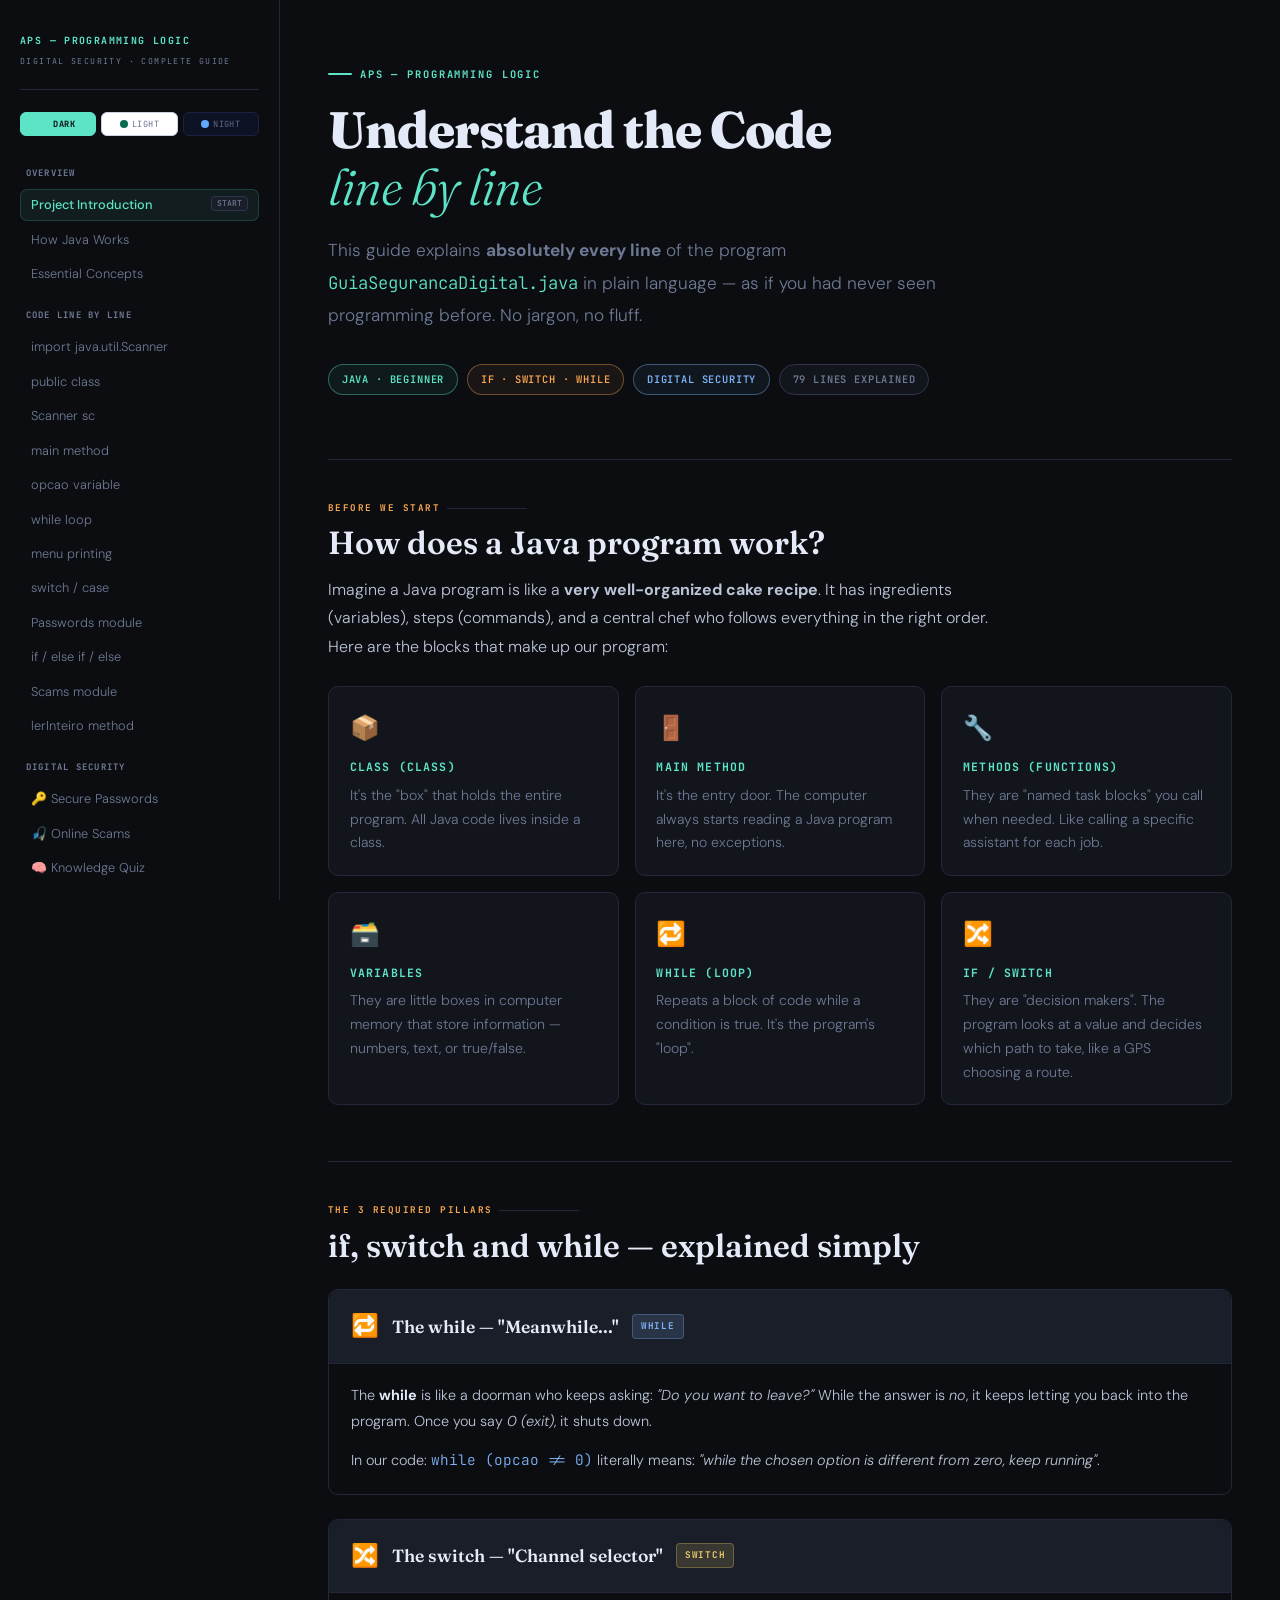
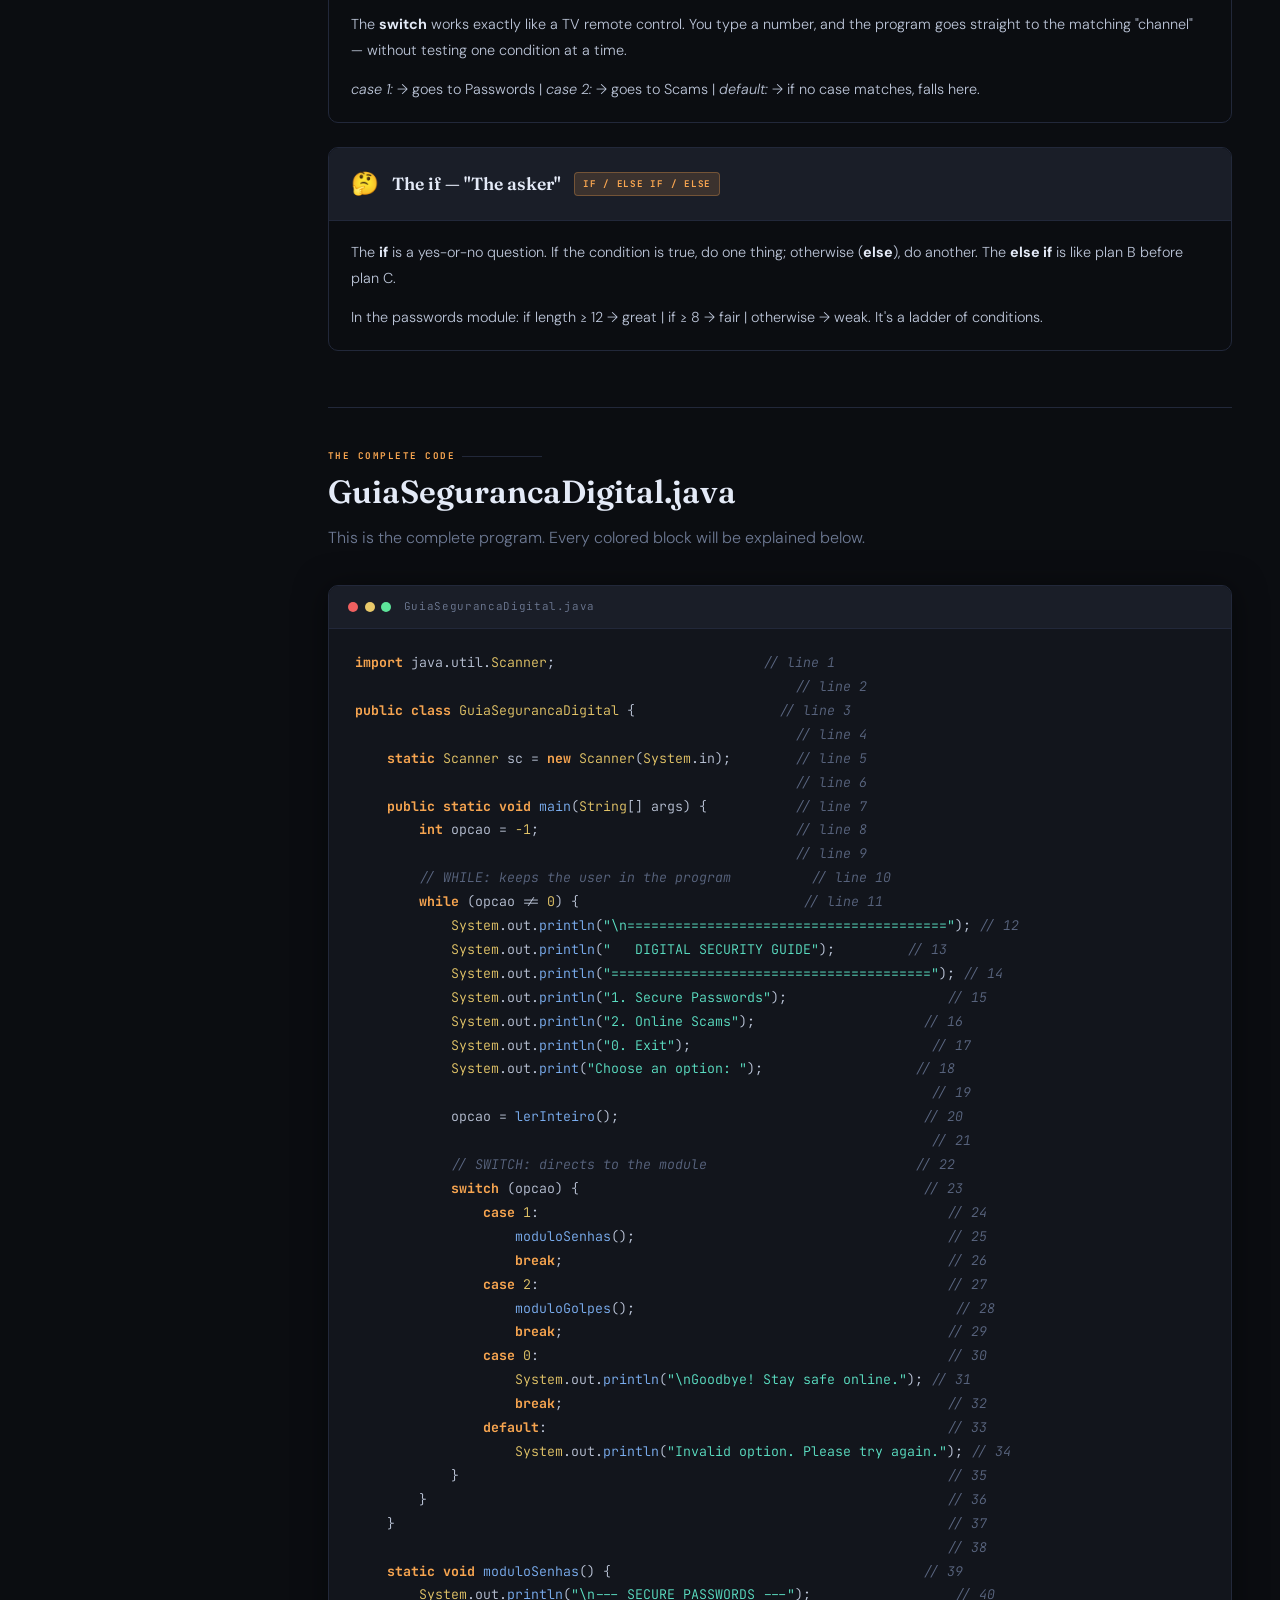
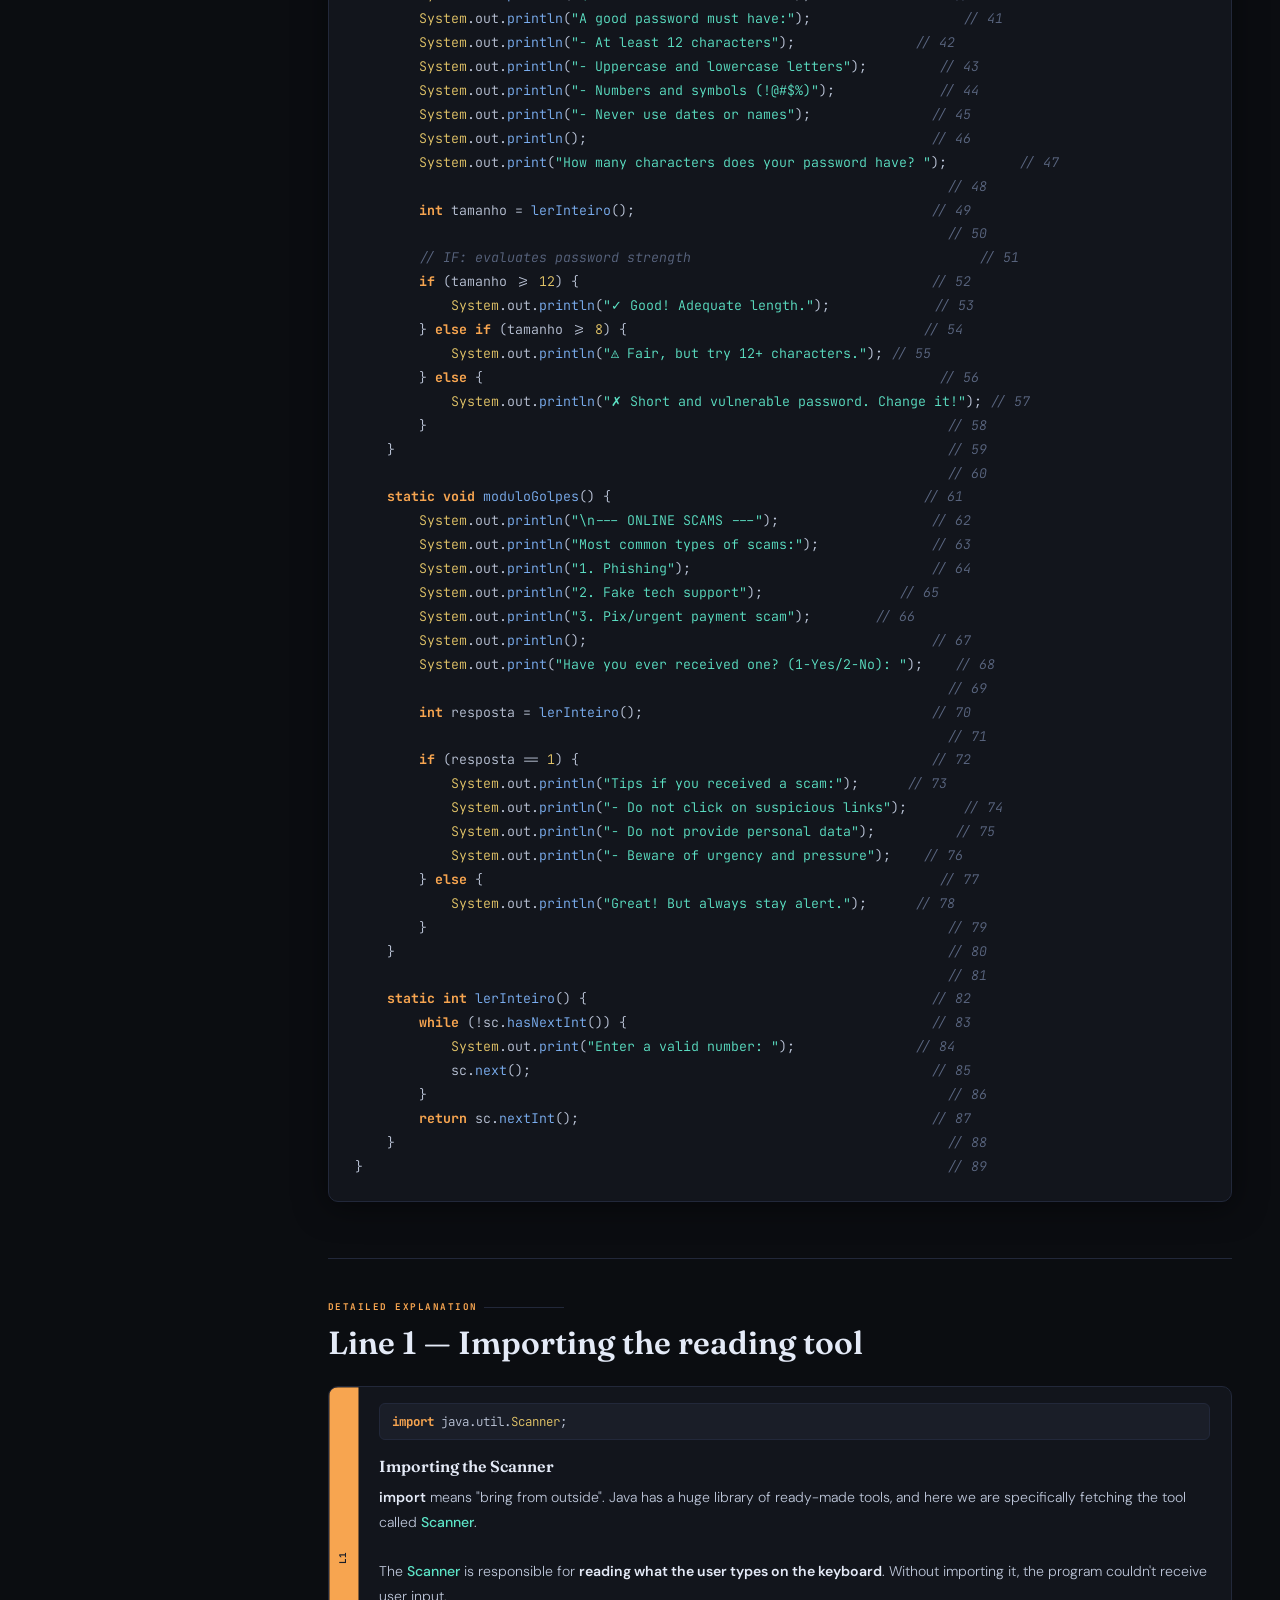
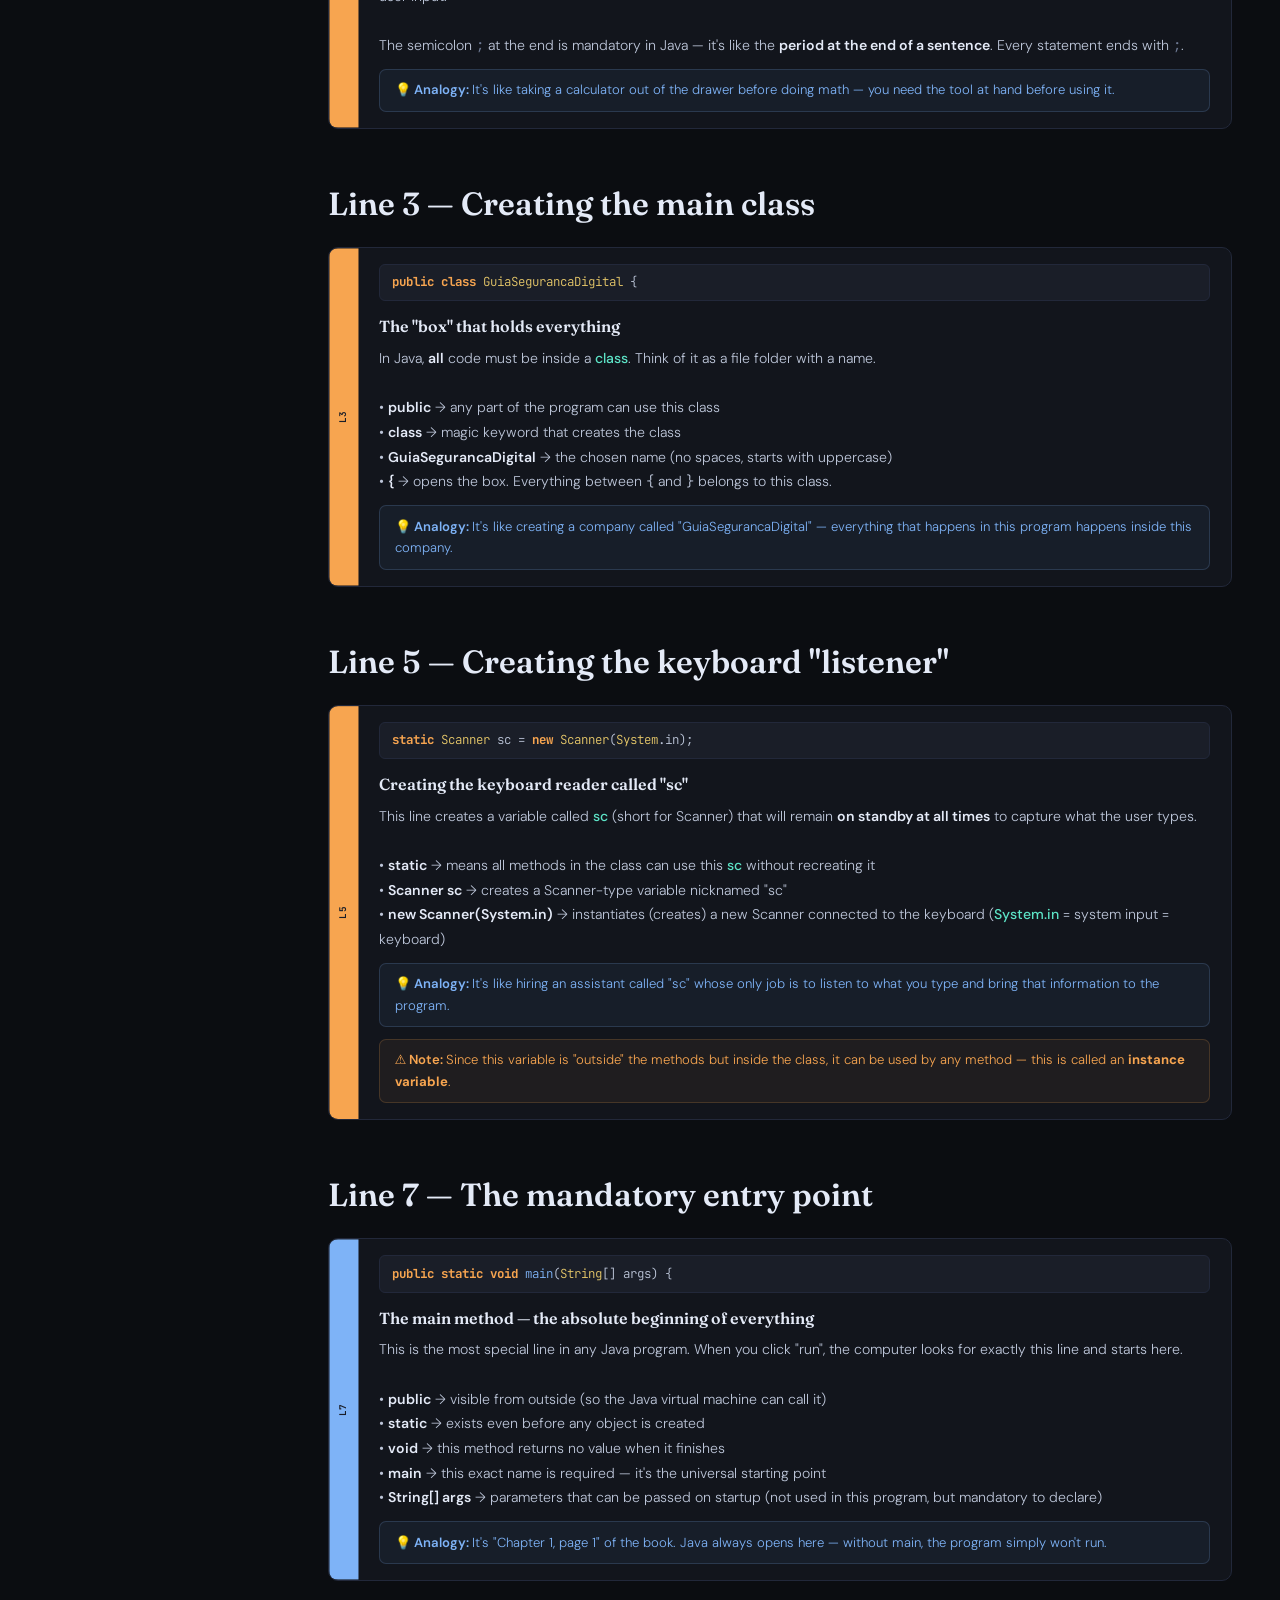
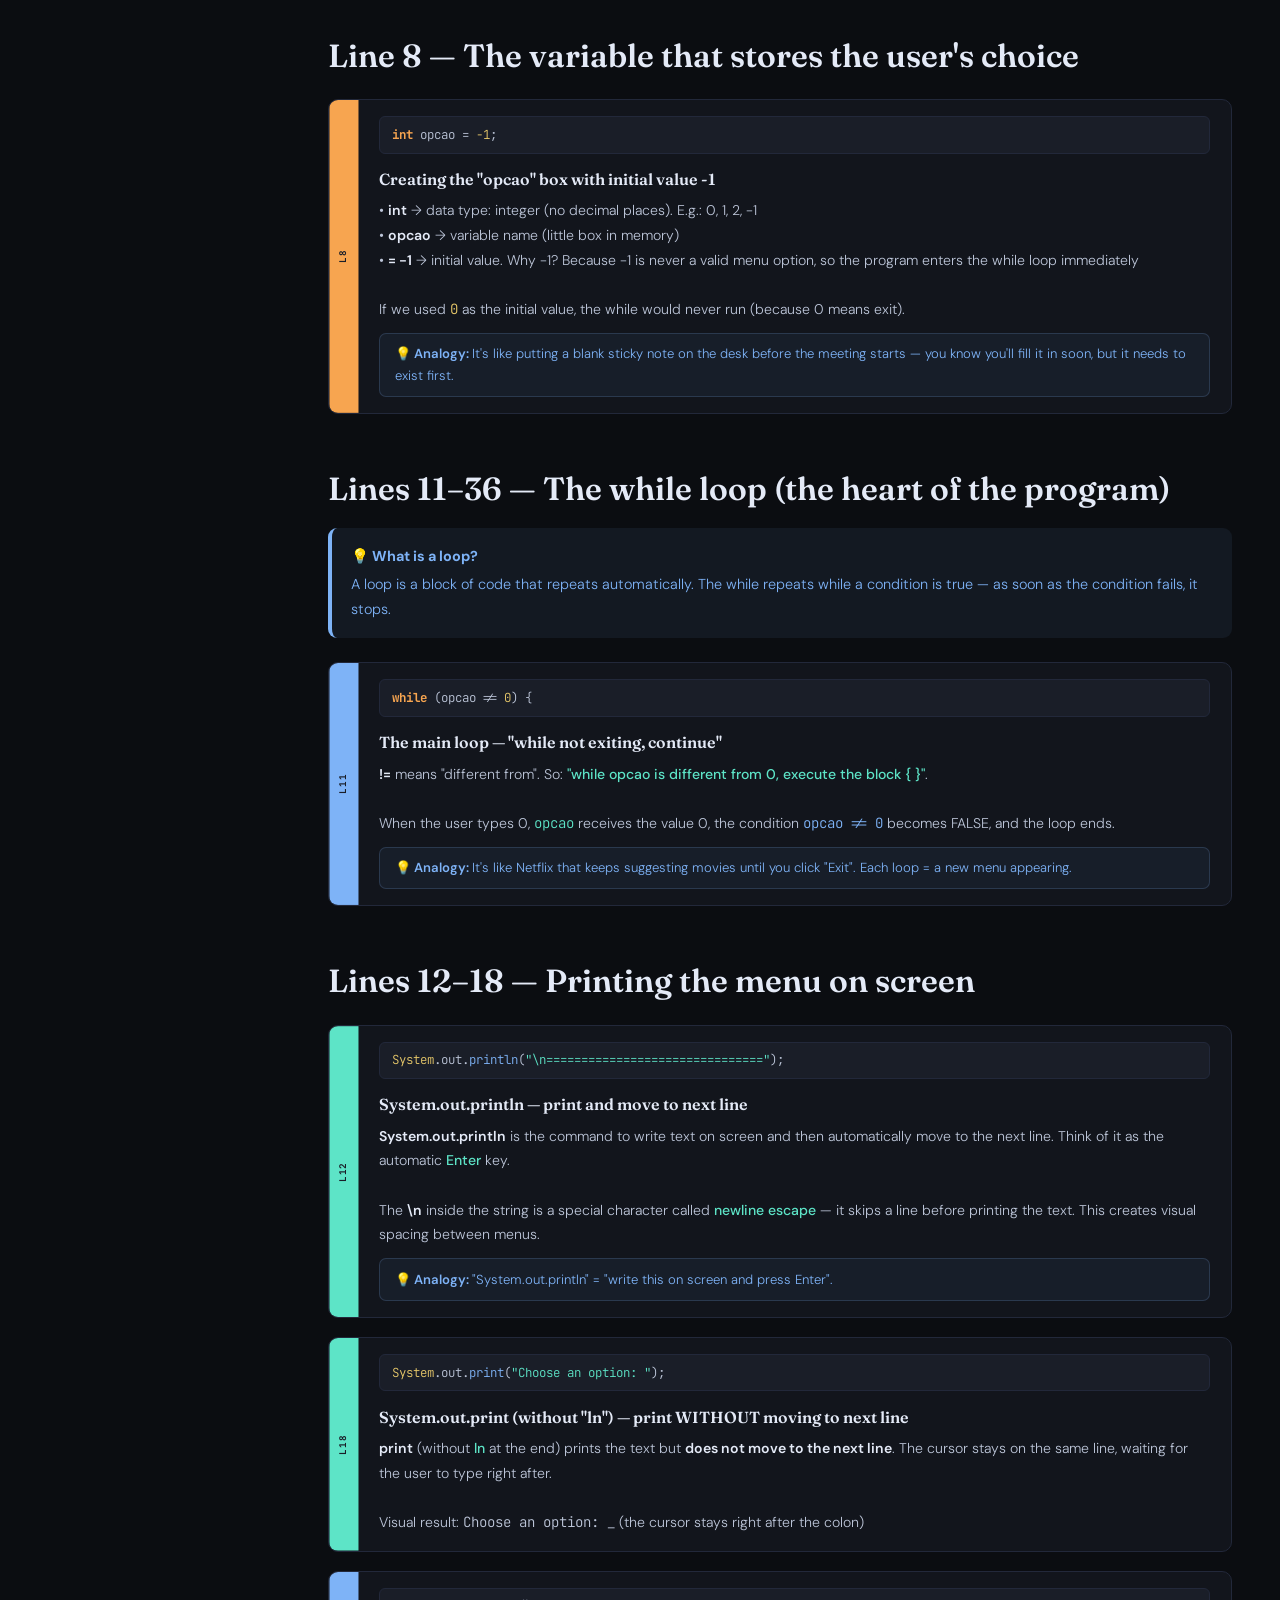
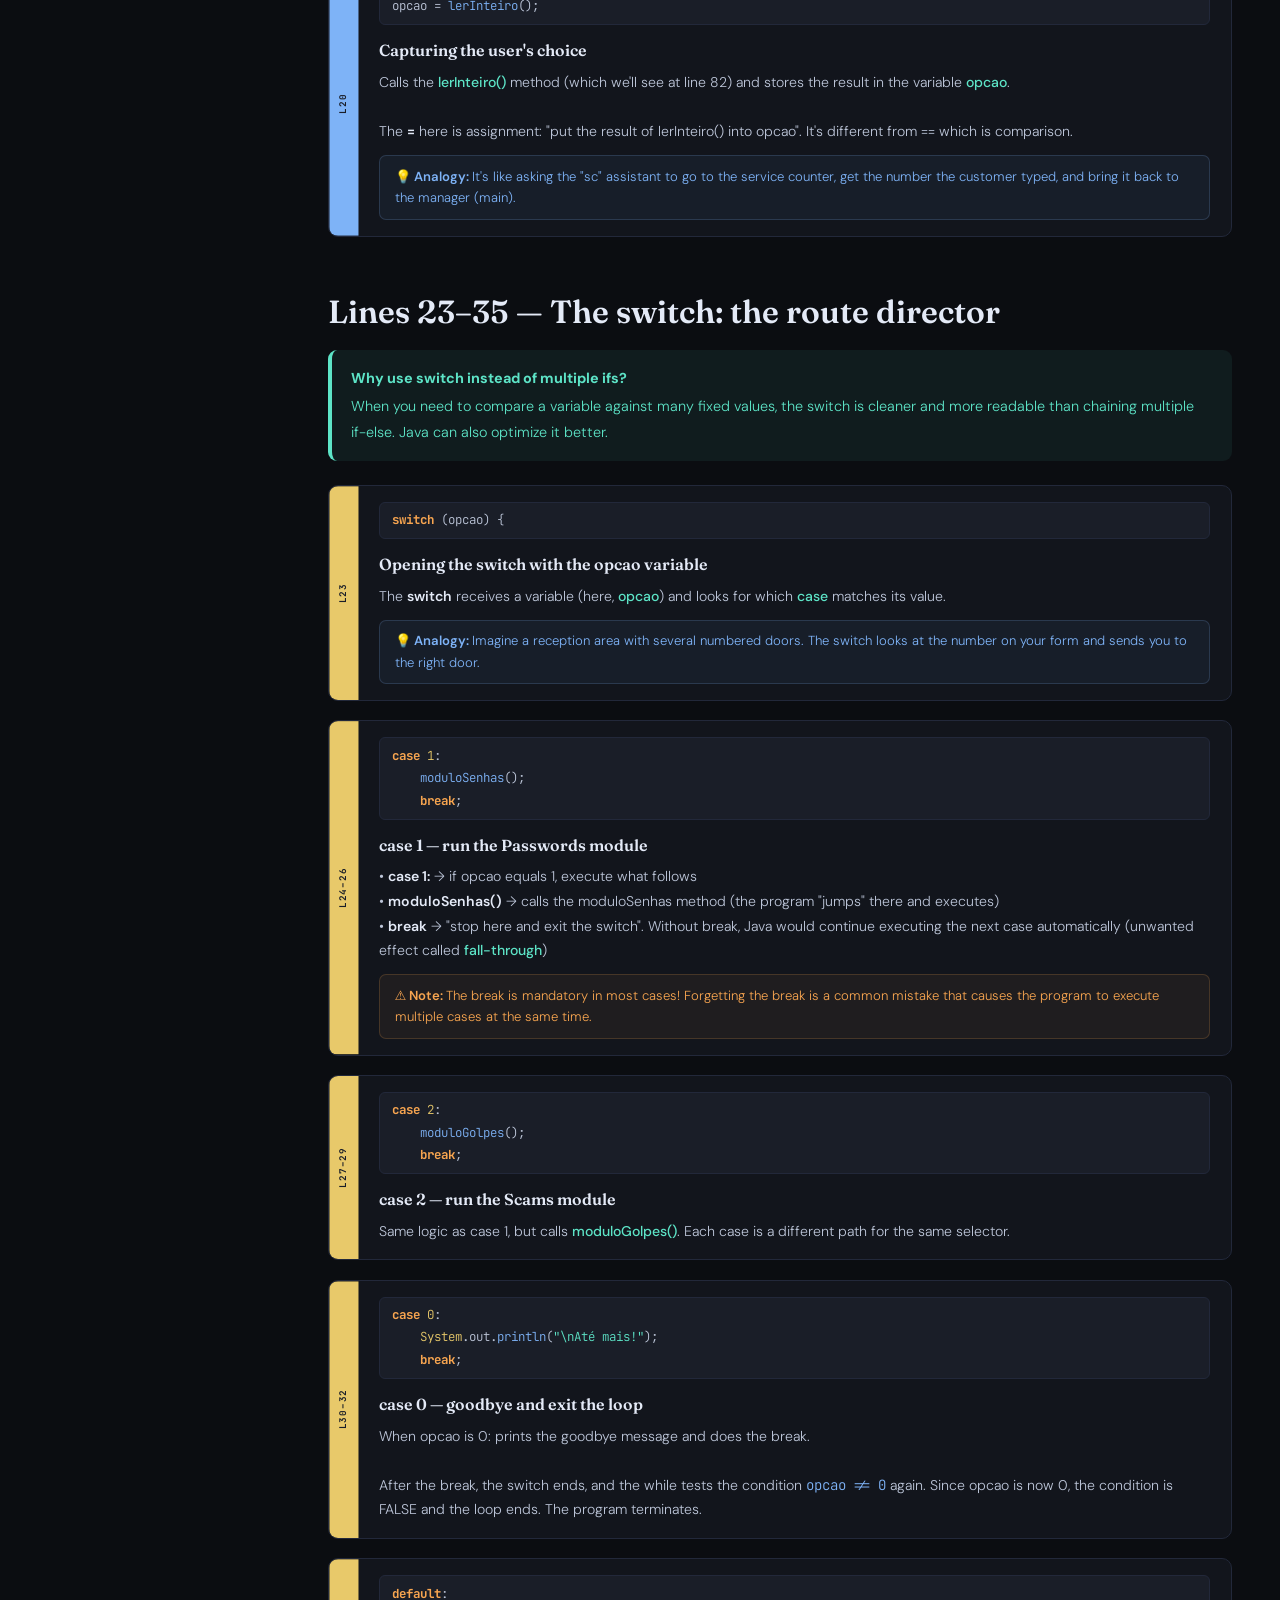
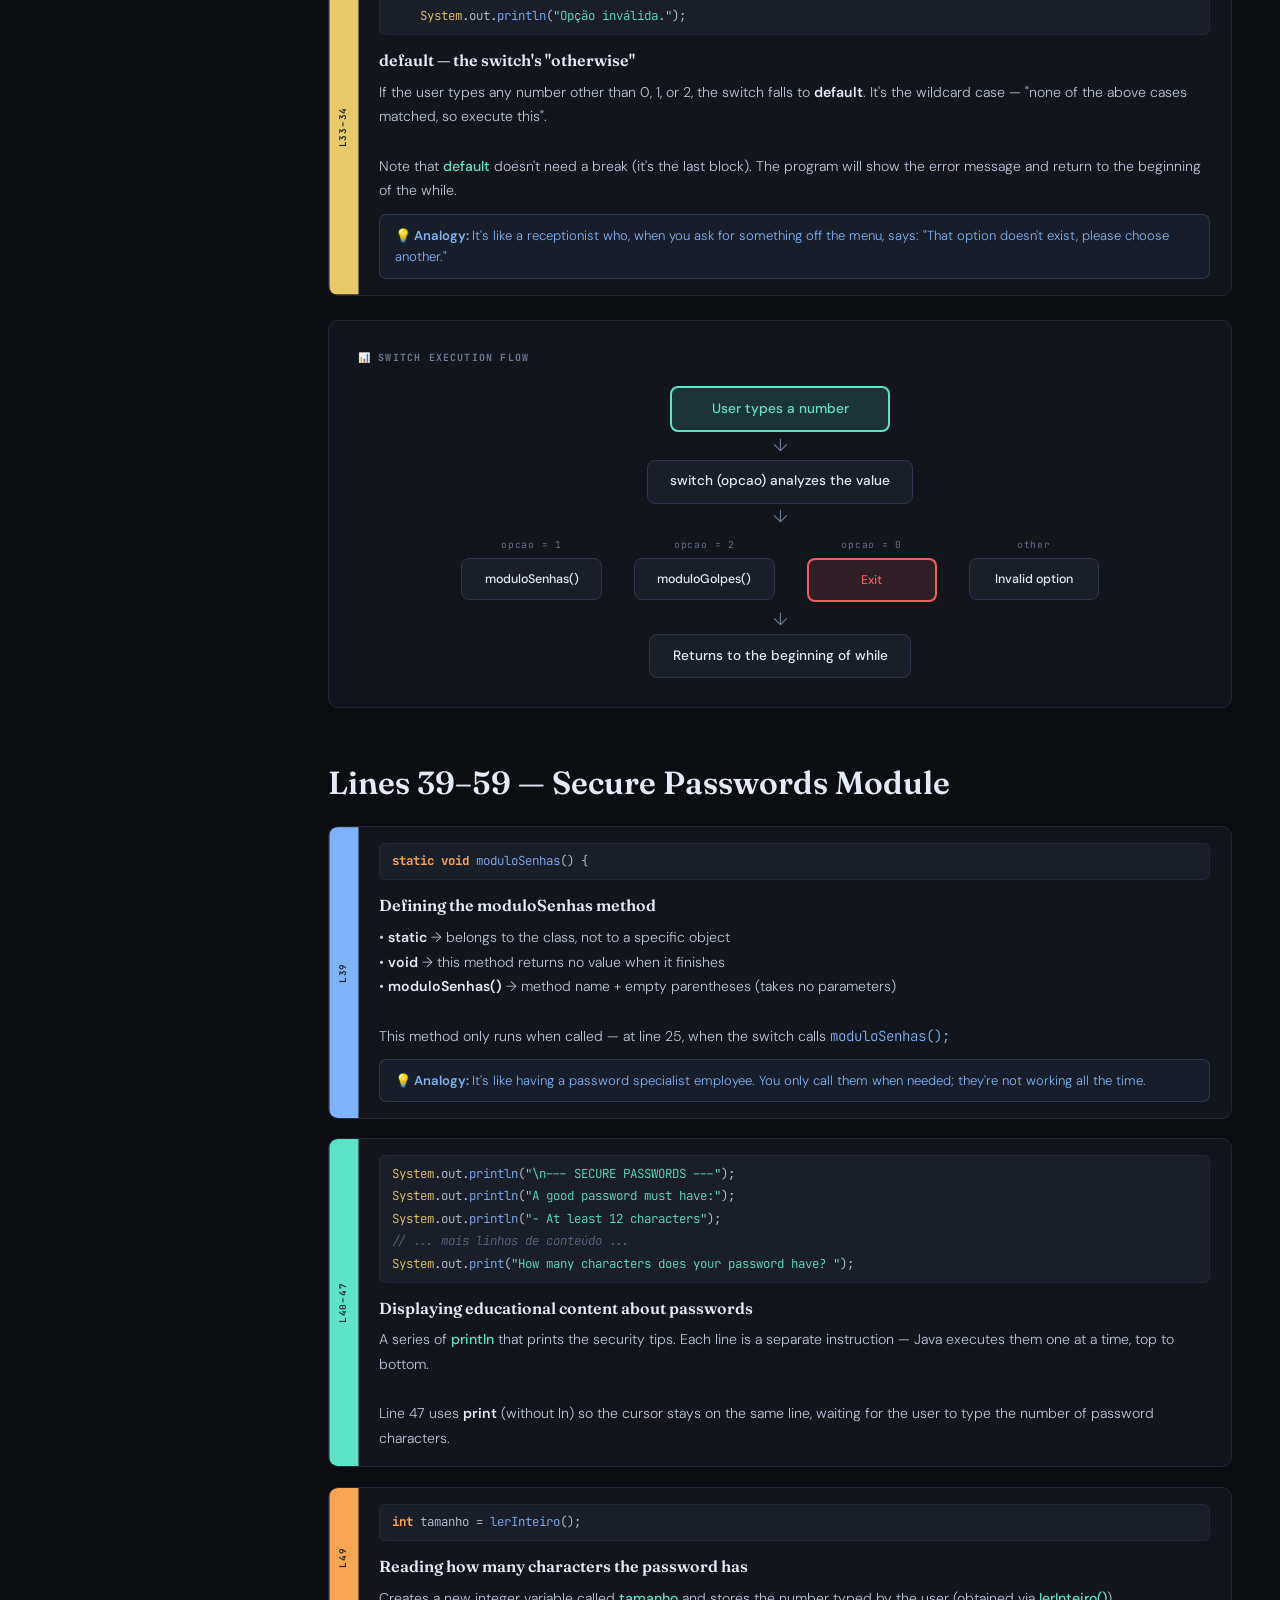
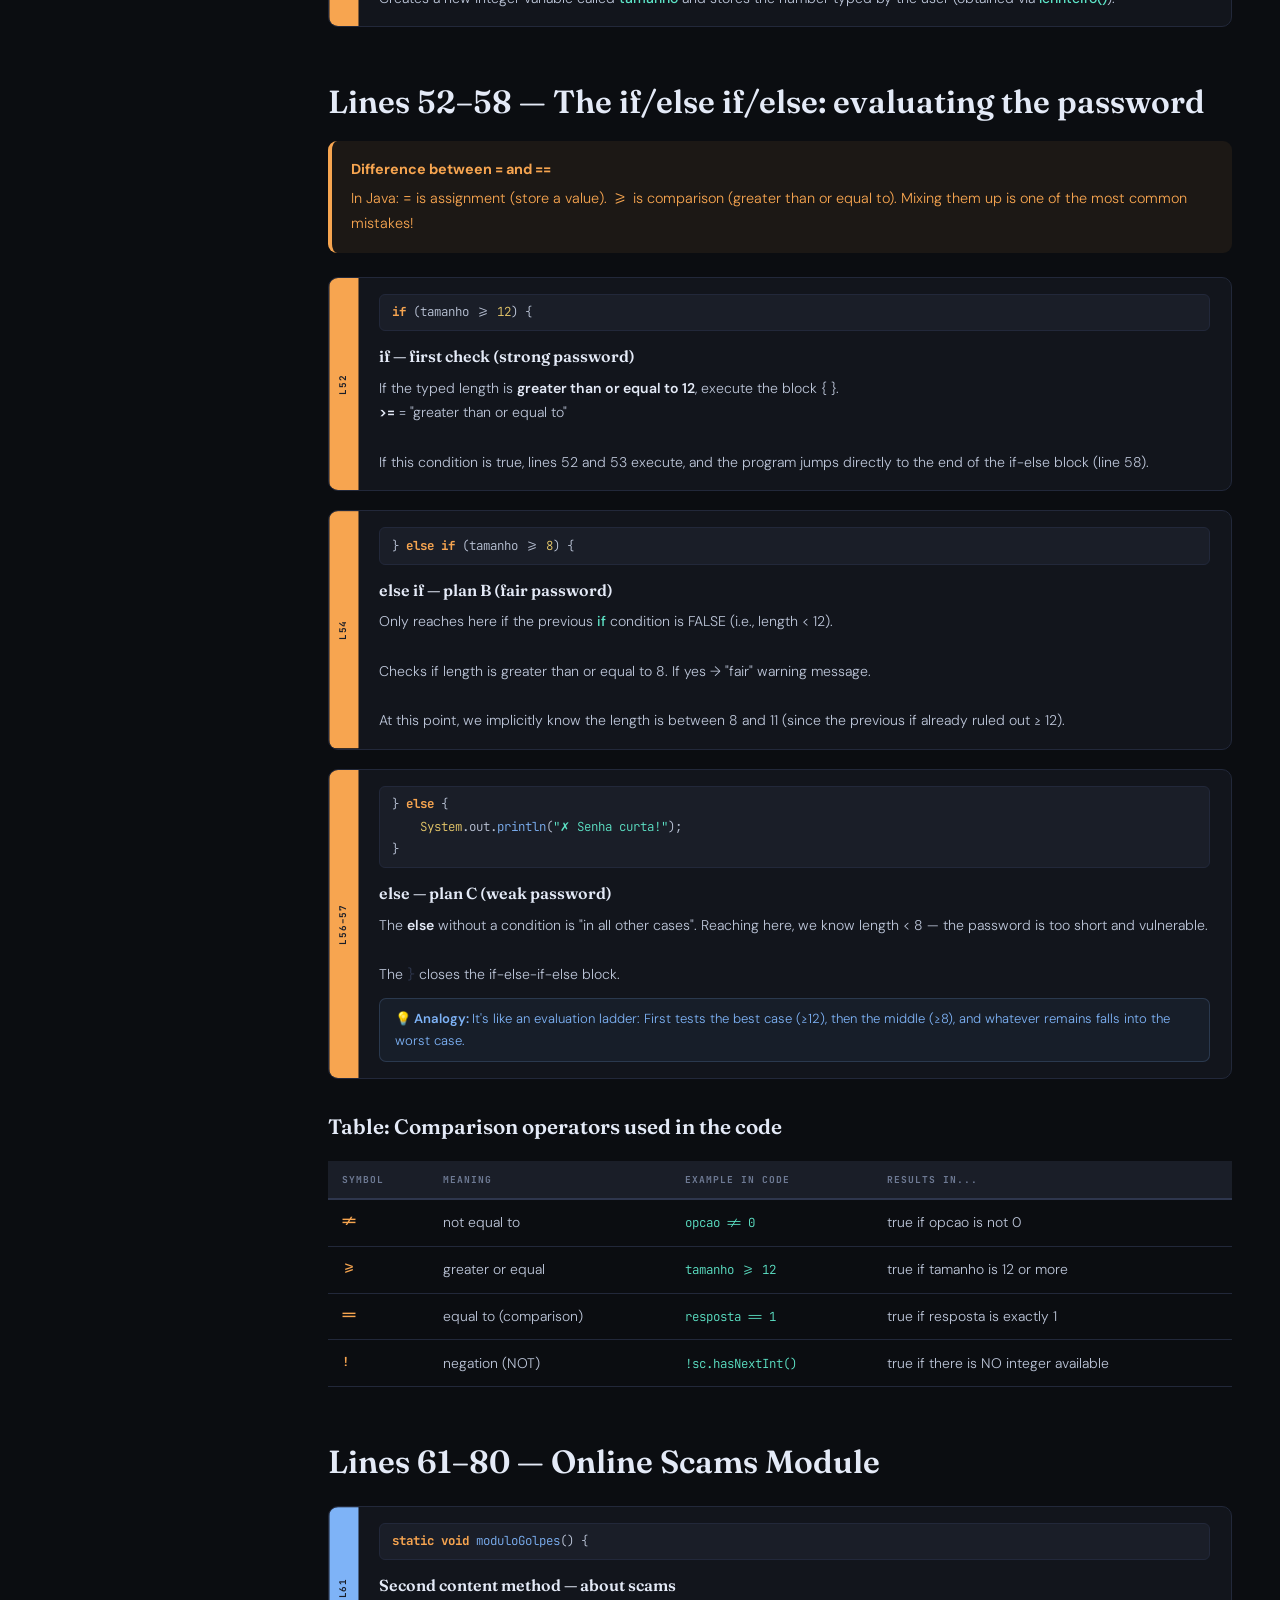
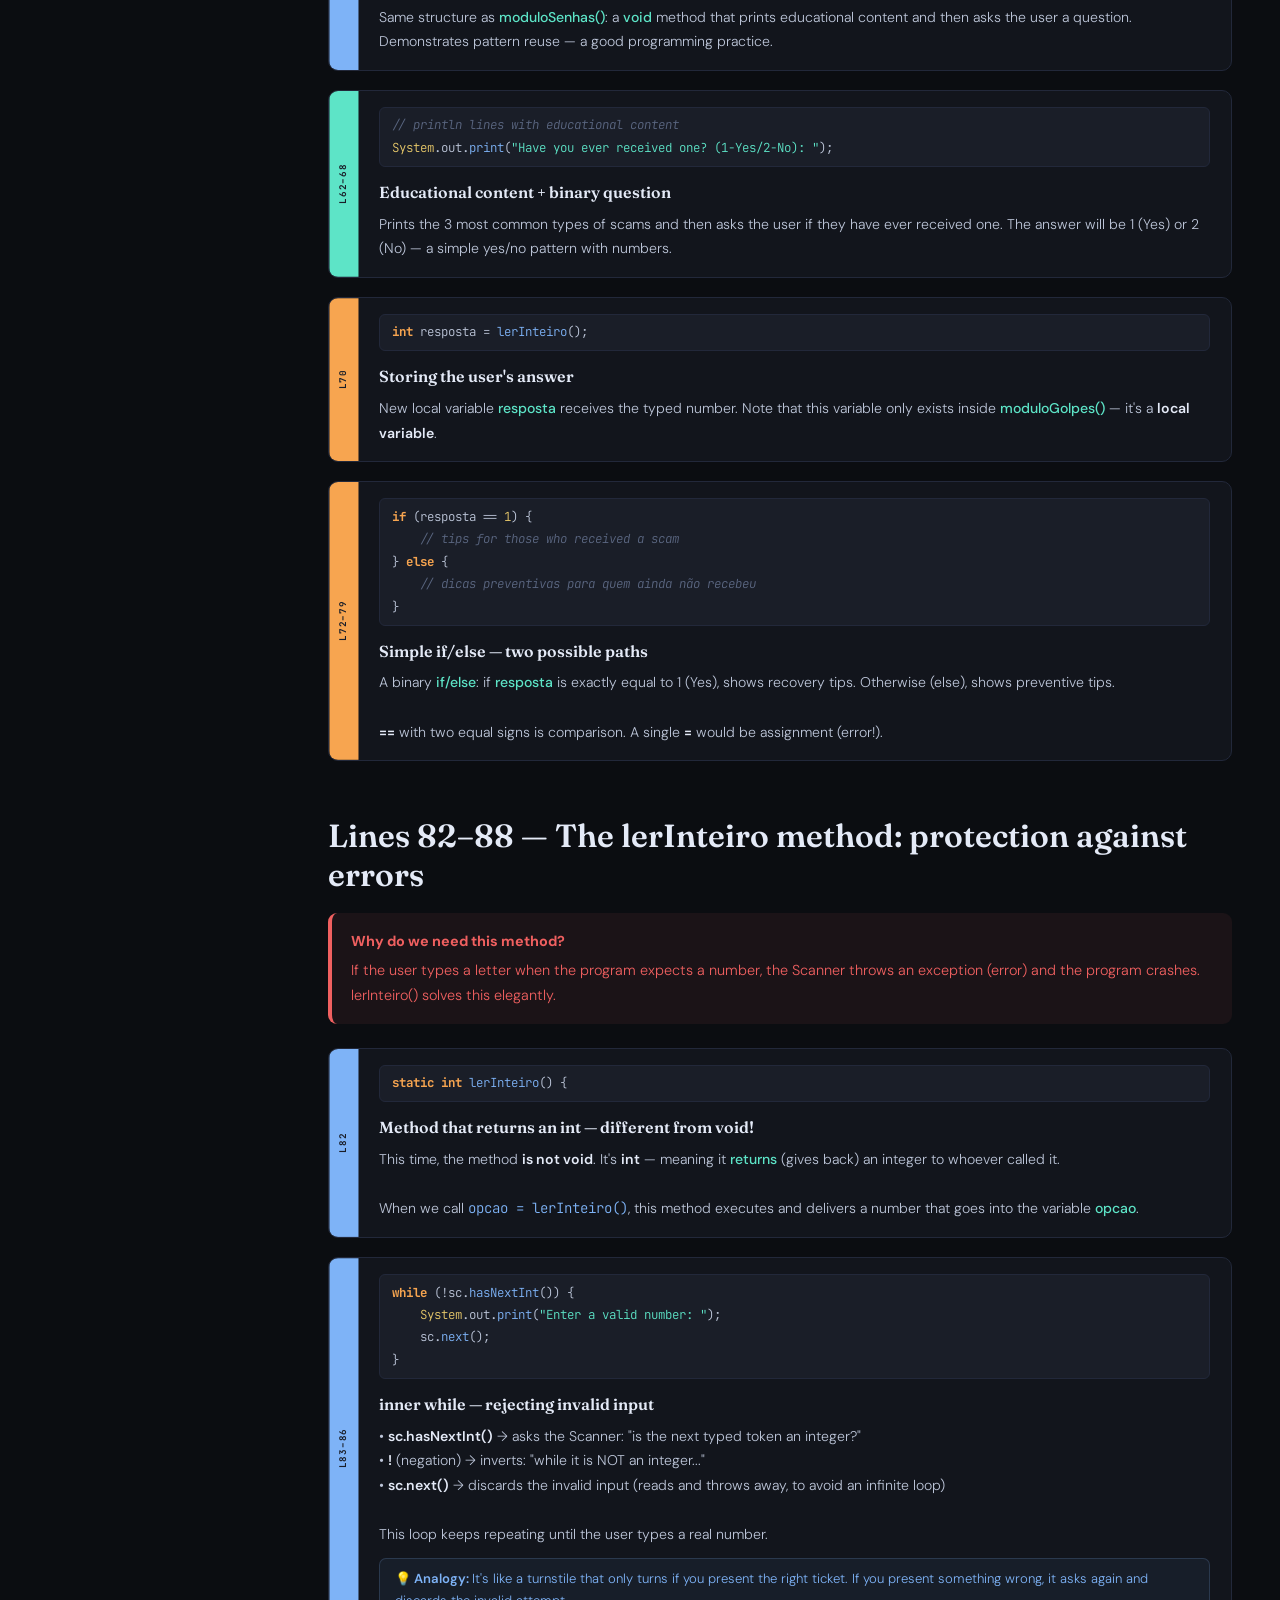
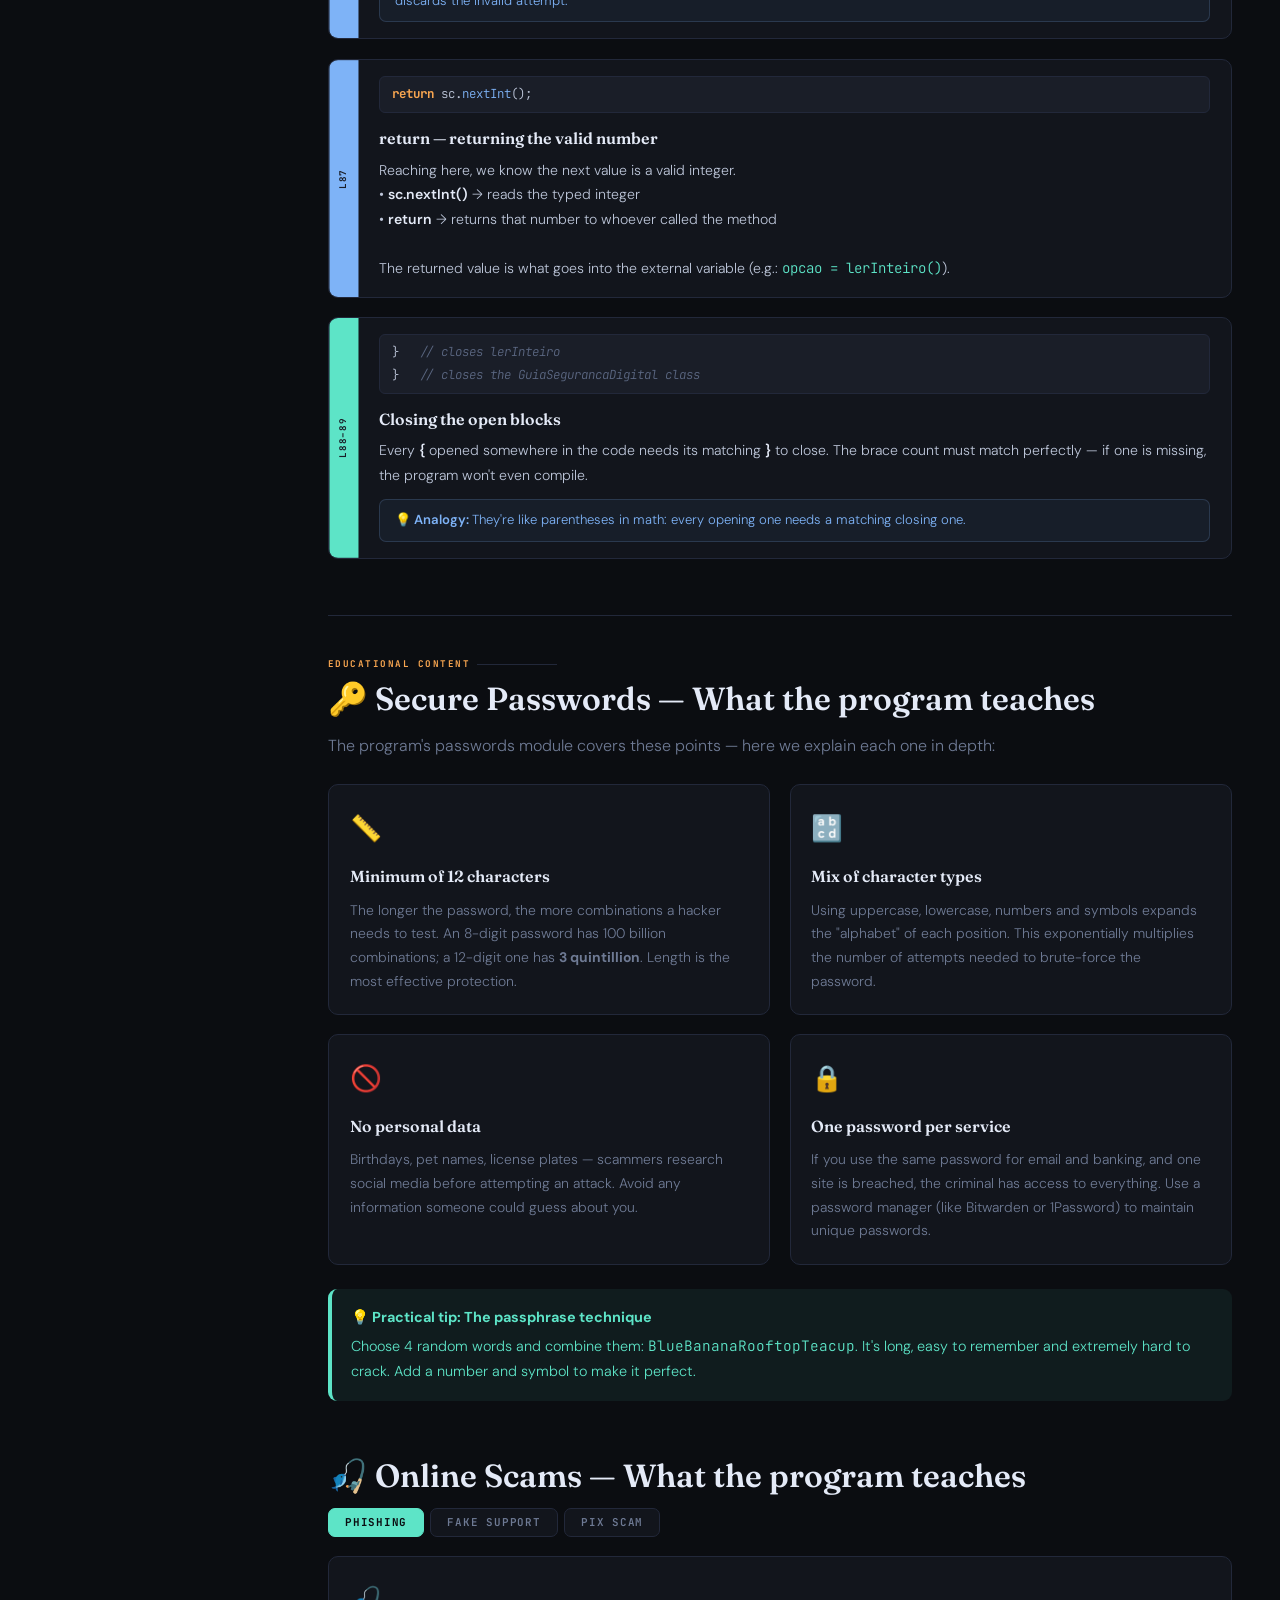
<file: index3.html>
<!DOCTYPE html>
<html lang="en" data-theme="dark">
<head>
<meta charset="UTF-8">
<meta name="viewport" content="width=device-width, initial-scale=1.0">
<title>APS — Digital Security Guide · Code Explanation</title>
<script>
(function(){
  var t=localStorage.getItem('aps-theme')||'dark';
  document.documentElement.setAttribute('data-theme',t);
})();
</script>
<link rel="preconnect" href="https://fonts.googleapis.com">
<link href="https://fonts.googleapis.com/css2?family=Fraunces:ital,wght@0,300;0,600;0,800;1,300;1,600&family=JetBrains+Mono:wght@400;600;700&family=DM+Sans:wght@300;400;500;600&display=swap" rel="stylesheet">
<style>
/* ── THEME TOKENS ── */
:root,[data-theme="dark"]{
  --bg:#0b0d11;--bg2:#12151c;--bg3:#1a1e28;
  --border:#22283a;--border2:#2e364d;
  --text:#bcc5d8;--text-dim:#6e7a94;--text-head:#e4eaf7;
  --accent:#5de4c7;--accent2:#f7a550;--accent3:#7eb3f7;--accent4:#e8c96a;
  --danger:#f06060;--success:#5de49a;
  --kw:#f7a550;--fn:#7eb3f7;--str:#5de4c7;--num:#e8c96a;--cmt:#5a6680;
  --serif:'Fraunces',Georgia,serif;
  --mono:'JetBrains Mono','Fira Code',monospace;
  --sans:'DM Sans',system-ui,sans-serif;
  --r:10px;--shadow:0 4px 32px rgba(0,0,0,.5);
  --glow:0 0 32px rgba(93,228,199,.08);
}
[data-theme="light"]{
  --bg:#f0f2f8;--bg2:#ffffff;--bg3:#e4e8f4;
  --border:#ccd3e8;--border2:#b0bad4;
  --text:#3a4260;--text-dim:#6a7490;--text-head:#111828;
  --accent:#0a6b53;--accent2:#b84a0c;--accent3:#1a4ea0;--accent4:#7a5a00;
  --danger:#c01414;--success:#0a6b3a;
  --kw:#b84a0c;--fn:#1a4ea0;--str:#0a6b53;--num:#7a5a00;--cmt:#8a96b0;
  --glow:0 0 32px rgba(10,107,83,.06);--shadow:0 4px 32px rgba(0,0,0,.10);
}
[data-theme="midnight"]{
  --bg:#080b18;--bg2:#0e1225;--bg3:#141930;
  --border:#1c2240;--border2:#253060;
  --text:#a8b8e0;--text-dim:#5a6888;--text-head:#dce8ff;
  --accent:#60aaff;--accent2:#ff8844;--accent3:#80d4ff;--accent4:#ffd060;
  --danger:#ff6060;--success:#60ffaa;
  --kw:#ff8844;--fn:#80d4ff;--str:#60ffaa;--num:#ffd060;--cmt:#3a4a6a;
  --glow:0 0 40px rgba(96,170,255,.10);--shadow:0 4px 32px rgba(0,0,0,.7);
}

/* ── BASE ── */
*,*::before,*::after{box-sizing:border-box;margin:0;padding:0}
html{scroll-behavior:smooth;font-size:16px}
body{
  background:var(--bg);color:var(--text);
  font-family:var(--sans);font-weight:300;line-height:1.8;
  -webkit-font-smoothing:antialiased;
  transition:background .22s,color .22s;
}

/* ── PROGRESS BAR ── */
#pbar{
  position:fixed;top:0;left:0;height:3px;width:0%;
  background:linear-gradient(90deg,var(--accent),var(--accent3));
  z-index:999;transition:width .08s linear;pointer-events:none;
}

/* ── LAYOUT ── */
.shell{
  display:grid;
  grid-template-columns:280px 1fr;
  min-height:100vh;max-width:1360px;margin:0 auto;
  position:relative;
}

/* ── SIDEBAR ── */
.sidebar{
  position:sticky;top:0;height:100vh;overflow-y:auto;
  padding:2rem 1.25rem;border-right:1px solid var(--border);
  background:var(--bg);display:flex;flex-direction:column;gap:.15rem;
  scrollbar-width:thin;scrollbar-color:var(--border2) transparent;
  z-index:50;transition:background .22s,transform .25s;
}
.sidebar::-webkit-scrollbar{width:3px}
.sidebar::-webkit-scrollbar-thumb{background:var(--border2);border-radius:2px}

.logo{
  font-family:var(--mono);font-size:.62rem;font-weight:700;
  color:var(--accent);letter-spacing:.14em;text-transform:uppercase;
  margin-bottom:1.2rem;padding-bottom:1.2rem;border-bottom:1px solid var(--border);
  line-height:1.9;
}
.logo small{color:var(--text-dim);font-weight:400;display:block;margin-top:.2rem}

/* themes */
.themes{display:grid;grid-template-columns:1fr 1fr 1fr;gap:.3rem;margin-bottom:.8rem}
.t-btn{
  padding:.32rem .2rem;font-family:var(--mono);font-size:.54rem;
  letter-spacing:.05em;text-transform:uppercase;border-radius:6px;cursor:pointer;
  border:1px solid var(--border);background:var(--bg2);color:var(--text-dim);
  transition:all .15s;display:flex;align-items:center;justify-content:center;gap:.25rem;
}
.t-btn:hover{border-color:var(--accent);color:var(--text-head);background:var(--bg3)}
.t-btn.on{background:var(--accent);border-color:var(--accent);color:var(--bg);font-weight:700}
.t-swatch{width:8px;height:8px;border-radius:50%}

/* nav links */
.nav-section{font-family:var(--mono);font-size:.56rem;font-weight:700;
  color:var(--text-dim);letter-spacing:.14em;text-transform:uppercase;
  margin:.9rem 0 .35rem .35rem}
.nav-link{
  display:block;padding:.38rem .65rem;border-radius:7px;
  font-family:var(--sans);font-size:.8rem;color:var(--text-dim);
  text-decoration:none;border:1px solid transparent;
  transition:all .14s;line-height:1.4;
}
.nav-link:hover{background:var(--bg3);color:var(--text-head);border-color:var(--border)}
.nav-link.active{background:rgba(93,228,199,.08);color:var(--accent);
  border-color:rgba(93,228,199,.18);font-weight:500}
.nav-link .badge{
  float:right;font-family:var(--mono);font-size:.5rem;
  background:var(--bg3);border:1px solid var(--border2);
  color:var(--text-dim);padding:.05rem .3rem;border-radius:4px;
}

/* ── MAIN CONTENT ── */
main{padding:3.5rem 3rem 5rem;min-width:0}

/* ── HERO ── */
.hero{margin-bottom:4rem}
.hero-tag{
  font-family:var(--mono);font-size:.65rem;font-weight:700;
  color:var(--accent);letter-spacing:.18em;text-transform:uppercase;
  display:inline-flex;align-items:center;gap:.5rem;margin-bottom:1.1rem;
}
.hero-tag::before{
  content:'';width:24px;height:2px;background:var(--accent);border-radius:2px;
}
h1{
  font-family:var(--serif);font-size:3.2rem;font-weight:800;
  color:var(--text-head);line-height:1.12;margin-bottom:1.2rem;
  letter-spacing:-.02em;
}
h1 em{color:var(--accent);font-style:italic;font-weight:300}
.hero-desc{font-size:1.08rem;color:var(--text-dim);max-width:640px;margin-bottom:2rem;line-height:1.85}
.hero-chips{display:flex;flex-wrap:wrap;gap:.55rem}
.chip{
  font-family:var(--mono);font-size:.65rem;font-weight:600;
  letter-spacing:.08em;text-transform:uppercase;
  padding:.32rem .8rem;border-radius:20px;
  border:1px solid var(--border2);color:var(--text-dim);background:var(--bg2);
}
.chip-a{border-color:rgba(93,228,199,.4);color:var(--accent);background:rgba(93,228,199,.06)}
.chip-o{border-color:rgba(247,165,80,.4);color:var(--accent2);background:rgba(247,165,80,.06)}
.chip-b{border-color:rgba(126,179,247,.4);color:var(--accent3);background:rgba(126,179,247,.06)}

/* ── SECTION HEADINGS ── */
.sec{margin-bottom:3.5rem;scroll-margin-top:2rem}
.sec-tag{
  font-family:var(--mono);font-size:.58rem;font-weight:700;
  color:var(--accent2);letter-spacing:.16em;text-transform:uppercase;
  margin-bottom:.5rem;display:flex;align-items:center;gap:.4rem;
}
.sec-tag::after{content:'';flex:1;height:1px;background:var(--border);max-width:80px}
h2{
  font-family:var(--serif);font-size:2rem;font-weight:600;
  color:var(--text-head);line-height:1.2;margin-bottom:.8rem;
}
h3{
  font-family:var(--serif);font-size:1.3rem;font-weight:600;
  color:var(--text-head);margin-bottom:.5rem;
}

/* ── CONCEPT CARDS ── */
.concept-grid{display:grid;grid-template-columns:repeat(auto-fill,minmax(240px,1fr));gap:1rem;margin:1.5rem 0}
.concept-card{
  background:var(--bg2);border:1px solid var(--border);border-radius:var(--r);
  padding:1.2rem 1.3rem;transition:border-color .2s,box-shadow .2s;
}
.concept-card:hover{border-color:var(--accent);box-shadow:var(--glow)}
.cc-icon{font-size:1.5rem;margin-bottom:.5rem}
.cc-title{font-family:var(--mono);font-size:.72rem;font-weight:700;color:var(--accent);
  letter-spacing:.1em;text-transform:uppercase;margin-bottom:.35rem}
.cc-body{font-size:.88rem;color:var(--text-dim);line-height:1.7}

/* ── LINE EXPLANATION BLOCKS ── */
.code-block{
  background:var(--bg2);border:1px solid var(--border);border-radius:var(--r);
  overflow:hidden;margin:2rem 0;box-shadow:var(--shadow);
}
.code-block-head{
  display:flex;align-items:center;gap:.6rem;
  padding:.7rem 1.2rem;border-bottom:1px solid var(--border);
  background:var(--bg3);
}
.cb-dots{display:flex;gap:.4rem}
.cb-dot{width:10px;height:10px;border-radius:50%}
.cb-dot-r{background:#f06060}
.cb-dot-y{background:#e8c96a}
.cb-dot-g{background:#5de49a}
.cb-filename{font-family:var(--mono);font-size:.68rem;color:var(--text-dim);
  letter-spacing:.06em;margin-left:.2rem}
.code-scroll{overflow-x:auto;padding:1.4rem 1.6rem}
pre{font-family:var(--mono);font-size:.83rem;line-height:1.8;tab-size:4}

/* syntax highlight */
.kw{color:var(--kw);font-weight:700}
.fn{color:var(--fn)}
.str{color:var(--str)}
.num{color:var(--num)}
.cmt{color:var(--cmt);font-style:italic}
.cls{color:var(--accent4)}
.op{color:var(--text-dim)}
.hl-line{
  background:rgba(93,228,199,.07);
  border-left:3px solid var(--accent);
  display:block;margin-left:-1.6rem;padding-left:1.35rem;
  margin-right:-1.6rem;padding-right:1.6rem;
}

/* ── LINE CARDS ── */
.line-cards{display:flex;flex-direction:column;gap:1.2rem;margin:1.5rem 0}
.lc{
  display:grid;grid-template-columns:auto 1fr;gap:0;
  background:var(--bg2);border:1px solid var(--border);
  border-radius:var(--r);overflow:hidden;
  transition:border-color .18s,box-shadow .18s;
}
.lc:hover{border-color:var(--border2);box-shadow:0 2px 18px rgba(0,0,0,.25)}
.lc-num{
  writing-mode:vertical-lr;text-orientation:mixed;transform:rotate(180deg);
  font-family:var(--mono);font-size:.58rem;font-weight:700;
  color:var(--bg3);background:var(--accent);
  display:flex;align-items:center;justify-content:center;
  padding:.6rem .4rem;letter-spacing:.08em;min-width:28px;text-transform:uppercase;
}
.lc-num.kw-num{background:var(--kw)}
.lc-num.fn-num{background:var(--fn)}
.lc-num.loop-num{background:var(--accent3)}
.lc-num.cmt-num{background:var(--cmt)}
.lc-num.if-num{background:var(--accent2)}
.lc-num.sw-num{background:var(--accent4)}
.lc-body{padding:1rem 1.3rem}
.lc-code{
  font-family:var(--mono);font-size:.78rem;
  background:var(--bg3);border:1px solid var(--border);border-radius:6px;
  padding:.4rem .75rem;margin-bottom:.7rem;overflow-x:auto;white-space:pre;
}
.lc-title{font-family:var(--serif);font-size:1rem;font-weight:600;
  color:var(--text-head);margin-bottom:.3rem}
.lc-exp{font-size:.88rem;color:var(--text);line-height:1.75}
.lc-exp strong{color:var(--text-head);font-weight:600}
.lc-exp em{color:var(--accent);font-style:normal;font-weight:500}
.lc-analogy{
  margin-top:.7rem;padding:.6rem .9rem;
  background:rgba(126,179,247,.06);border:1px solid rgba(126,179,247,.18);
  border-radius:7px;font-size:.82rem;color:var(--accent3);line-height:1.65;
}
.lc-analogy::before{content:'💡 Analogy: ';font-weight:600}
.lc-warn{
  margin-top:.7rem;padding:.6rem .9rem;
  background:rgba(247,165,80,.06);border:1px solid rgba(247,165,80,.18);
  border-radius:7px;font-size:.82rem;color:var(--accent2);line-height:1.65;
}
.lc-warn::before{content:'⚠ Note: ';font-weight:600}

/* ── CONCEPT PILLARS ── */
.pillar{
  border:1px solid var(--border);border-radius:var(--r);
  overflow:hidden;margin:1.5rem 0;
}
.pillar-head{
  padding:1rem 1.4rem;background:var(--bg3);border-bottom:1px solid var(--border);
  display:flex;align-items:center;gap:.8rem;
}
.pillar-icon{font-size:1.4rem}
.pillar-title{font-family:var(--serif);font-size:1.1rem;font-weight:600;color:var(--text-head)}
.pillar-tag{font-family:var(--mono);font-size:.58rem;font-weight:700;
  padding:.18rem .5rem;border-radius:4px;letter-spacing:.08em;text-transform:uppercase;}
.tag-while{background:rgba(126,179,247,.15);color:var(--accent3);border:1px solid rgba(126,179,247,.3)}
.tag-if{background:rgba(247,165,80,.15);color:var(--accent2);border:1px solid rgba(247,165,80,.3)}
.tag-switch{background:rgba(232,201,106,.15);color:var(--accent4);border:1px solid rgba(232,201,106,.3)}
.tag-class{background:rgba(93,228,199,.15);color:var(--accent);border:1px solid rgba(93,228,199,.3)}
.tag-method{background:rgba(240,96,96,.15);color:var(--danger);border:1px solid rgba(240,96,96,.3)}
.pillar-body{padding:1.2rem 1.4rem;font-size:.9rem;line-height:1.8}
.pillar-body p+p{margin-top:.8rem}
.pillar-body strong{color:var(--text-head)}

/* ── FLOW DIAGRAM ── */
.flow{
  background:var(--bg2);border:1px solid var(--border);border-radius:var(--r);
  padding:1.8rem;margin:1.5rem 0;overflow-x:auto;
}
.flow-title{font-family:var(--mono);font-size:.62rem;font-weight:700;
  color:var(--text-dim);letter-spacing:.12em;text-transform:uppercase;margin-bottom:1.2rem}
.flow-diagram{display:flex;flex-direction:column;align-items:center;gap:.3rem}
.flow-box{
  padding:.55rem 1.4rem;border-radius:8px;font-family:var(--sans);font-size:.85rem;
  text-align:center;min-width:220px;font-weight:500;
}
.fb-start{background:rgba(93,228,199,.15);border:2px solid var(--accent);color:var(--accent)}
.fb-proc{background:var(--bg3);border:1px solid var(--border2);color:var(--text-head)}
.fb-dec{
  background:rgba(247,165,80,.12);border:2px solid var(--accent2);color:var(--accent2);
  transform:perspective(300px) rotateX(8deg);clip-path:polygon(10% 0,90% 0,100% 50%,90% 100%,10% 100%,0% 50%);
  padding:.55rem 2rem;
}
.fb-end{background:rgba(240,96,96,.12);border:2px solid var(--danger);color:var(--danger)}
.flow-arrow{font-size:1.1rem;color:var(--text-dim);line-height:1}
.flow-branch{display:flex;gap:2rem;align-items:flex-start;margin:.3rem 0}
.flow-branch-item{display:flex;flex-direction:column;align-items:center;gap:.3rem}
.flow-label{font-family:var(--mono);font-size:.6rem;color:var(--text-dim);letter-spacing:.08em}

/* ── SECURITY CARDS ── */
.security-grid{display:grid;grid-template-columns:1fr 1fr;gap:1.2rem;margin:1.5rem 0}
.sec-card{
  background:var(--bg2);border:1px solid var(--border);border-radius:var(--r);
  padding:1.3rem;transition:border-color .2s;
}
.sec-card:hover{border-color:var(--border2)}
.sec-card h4{font-family:var(--serif);font-size:1rem;font-weight:600;
  color:var(--text-head);margin-bottom:.5rem}
.sec-card p{font-size:.87rem;color:var(--text-dim);line-height:1.7}
.sec-card .sc-icon{font-size:1.6rem;margin-bottom:.6rem;display:block}

/* ── QUIZ ── */
.quiz-box{
  background:var(--bg2);border:1px solid var(--border2);border-radius:var(--r);
  padding:1.8rem;margin:1.5rem 0;
}
.quiz-q{font-family:var(--serif);font-size:1.1rem;font-weight:600;
  color:var(--text-head);margin-bottom:1.1rem}
.quiz-opts{display:flex;flex-direction:column;gap:.55rem}
.quiz-opt{
  display:flex;align-items:flex-start;gap:.75rem;padding:.75rem 1rem;
  background:var(--bg3);border:1px solid var(--border);border-radius:8px;
  cursor:pointer;transition:all .15s;font-size:.9rem;color:var(--text);
}
.quiz-opt:hover{border-color:var(--accent);color:var(--text-head);background:rgba(93,228,199,.06)}
.quiz-opt.correct{border-color:var(--success);background:rgba(93,228,154,.08);color:var(--success)}
.quiz-opt.wrong{border-color:var(--danger);background:rgba(240,96,96,.07);color:var(--danger)}
.quiz-opt-num{
  font-family:var(--mono);font-size:.65rem;font-weight:700;
  width:22px;height:22px;border-radius:50%;
  background:var(--border2);color:var(--text-dim);
  display:flex;align-items:center;justify-content:center;flex-shrink:0;margin-top:1px;
}
.quiz-feedback{
  margin-top:1rem;padding:.8rem 1rem;border-radius:8px;
  font-size:.88rem;display:none;line-height:1.65;
}
.quiz-feedback.show{display:block}
.qf-ok{background:rgba(93,228,154,.08);border:1px solid var(--success);color:var(--success)}
.qf-no{background:rgba(240,96,96,.07);border:1px solid var(--danger);color:var(--danger)}

/* ── PROGRESS SECTION ── */
.progress-wrap{margin:2rem 0;background:var(--bg2);border:1px solid var(--border);
  border-radius:var(--r);padding:1.4rem}
.progress-label{font-family:var(--mono);font-size:.62rem;font-weight:700;
  color:var(--text-dim);letter-spacing:.12em;text-transform:uppercase;margin-bottom:.5rem}
.progress-bar-bg{background:var(--bg3);border-radius:20px;height:8px;overflow:hidden}
.progress-bar-fill{height:100%;border-radius:20px;
  background:linear-gradient(90deg,var(--accent),var(--accent3));
  transition:width .5s ease;width:0%}
.progress-pct{font-family:var(--mono);font-size:.68rem;color:var(--accent);
  margin-top:.4rem;text-align:right}

/* ── TABS ── */
.tabs{display:flex;gap:.4rem;margin-bottom:1.2rem;flex-wrap:wrap}
.tab-btn{
  padding:.4rem 1rem;font-family:var(--mono);font-size:.68rem;font-weight:600;
  letter-spacing:.07em;text-transform:uppercase;border-radius:7px;cursor:pointer;
  border:1px solid var(--border);background:var(--bg2);color:var(--text-dim);
  transition:all .14s;
}
.tab-btn:hover{border-color:var(--accent);color:var(--accent);background:rgba(93,228,199,.06)}
.tab-btn.on{background:var(--accent);border-color:var(--accent);color:var(--bg);font-weight:700}
.tab-pane{display:none}.tab-pane.on{display:block}

/* ── CALLOUT BOXES ── */
.callout{
  padding:1rem 1.2rem;border-radius:9px;margin:1.2rem 0;
  font-size:.9rem;line-height:1.75;border-left:4px solid;
}
.c-info{border-color:var(--accent3);background:rgba(126,179,247,.07);color:var(--accent3)}
.c-warn{border-color:var(--accent2);background:rgba(247,165,80,.07);color:var(--accent2)}
.c-tip{border-color:var(--accent);background:rgba(93,228,199,.07);color:var(--accent)}
.c-danger{border-color:var(--danger);background:rgba(240,96,96,.07);color:var(--danger)}
.callout strong{font-weight:700;display:block;margin-bottom:.2rem}

/* ── MOBILE ── */
.mob-header{
  display:none;position:sticky;top:0;z-index:110;
  background:var(--bg);border-bottom:1px solid var(--border);
  padding:.8rem 1.25rem;align-items:center;justify-content:space-between;
}
.mob-title{font-family:var(--mono);font-size:.64rem;color:var(--accent);
  letter-spacing:.1em;text-transform:uppercase}
.ham{
  background:none;border:1px solid var(--border);border-radius:7px;
  padding:.45rem .55rem;cursor:pointer;color:var(--text);
  display:flex;flex-direction:column;gap:4px;align-items:center;transition:all .15s;
}
.ham:hover{border-color:var(--accent);color:var(--accent)}
.ham span{display:block;width:17px;height:1.5px;background:currentColor;
  transition:transform .2s,opacity .2s;transform-origin:center}
.ham.on span:nth-child(1){transform:translateY(5.5px) rotate(45deg)}
.ham.on span:nth-child(2){opacity:0}
.ham.on span:nth-child(3){transform:translateY(-5.5px) rotate(-45deg)}
#overlay{display:none;position:fixed;inset:0;background:rgba(0,0,0,.6);
  z-index:90;backdrop-filter:blur(3px)}
#overlay.on{display:block}

/* ── SEPARATOR ── */
.sep{border:none;border-top:1px solid var(--border);margin:2.5rem 0}

/* ── TABLE ── */
.tbl-wrap{overflow-x:auto;margin:1rem 0}
table{width:100%;border-collapse:collapse;font-size:.87rem}
thead th{
  font-family:var(--mono);font-size:.6rem;font-weight:700;
  text-transform:uppercase;letter-spacing:.1em;color:var(--text-dim);
  padding:.6rem .9rem;text-align:left;border-bottom:2px solid var(--border2);
  background:var(--bg3);
}
tbody td{
  padding:.65rem .9rem;border-bottom:1px solid var(--border);
  color:var(--text);vertical-align:top;
}
tbody tr:hover td{background:var(--bg3)}
.t-kw{font-family:var(--mono);font-size:.78rem;color:var(--kw);font-weight:700}
.t-fn{font-family:var(--mono);font-size:.78rem;color:var(--fn)}
.t-acc{font-family:var(--mono);font-size:.78rem;color:var(--accent)}

/* ── BACK TO TOP ── */
#btt{
  position:fixed;bottom:1.5rem;right:1.5rem;z-index:80;
  width:38px;height:38px;border-radius:50%;cursor:pointer;
  background:var(--bg3);border:1px solid var(--border2);
  color:var(--text-dim);font-size:.8rem;display:none;
  align-items:center;justify-content:center;transition:all .15s;
  box-shadow:var(--shadow);
}
#btt:hover{background:var(--accent);border-color:var(--accent);color:var(--bg)}
#btt.show{display:flex}

@media(max-width:900px){
  .shell{grid-template-columns:1fr}
  .sidebar{
    position:fixed;top:0;left:0;width:78vw;max-width:320px;height:100vh;
    transform:translateX(-110%);transition:transform .26s ease;border-right:none;
    box-shadow:4px 0 30px rgba(0,0,0,.5);z-index:100;
  }
  .sidebar.open{transform:translateX(0)}
  .mob-header{display:flex}
  main{padding:2rem 1.2rem 4rem}
  h1{font-size:2.2rem}
  .security-grid{grid-template-columns:1fr}
  .concept-grid{grid-template-columns:1fr 1fr}
}
@media(max-width:500px){
  .concept-grid{grid-template-columns:1fr}
  .themes{grid-template-columns:1fr 1fr}
}

/* ── STICKY NAV HIGHLIGHT ── */
.section-observer-target{scroll-margin-top:1.5rem}

/* ── GLOSSARY HOVER ── */
.glossary{
  border-bottom:1px dotted var(--accent);color:var(--accent);cursor:help;
  position:relative;display:inline;
}
</style>
</head>
<body>
<div id="pbar"></div>
<button id="btt" aria-label="Back to top">↑</button>

<!-- Mobile Header -->
<header class="mob-header">
  <span class="mob-title">APS · Digital Security</span>
  <button class="ham" id="hamBtn" aria-label="Menu" aria-expanded="false">
    <span></span><span></span><span></span>
  </button>
</header>
<div id="overlay"></div>

<div class="shell">
  <!-- SIDEBAR -->
  <nav class="sidebar" id="sidebar" aria-label="Main navigation">
    <div class="logo">
      APS — Programming Logic<br>
      <small>Digital Security · Complete Guide</small>
    </div>

    <div class="themes">
      <button class="t-btn on" data-theme="dark">
        <span class="t-swatch" style="background:#5de4c7"></span>Dark
      </button>
      <button class="t-btn" data-theme="light">
        <span class="t-swatch" style="background:#0a6b53"></span>Light
      </button>
      <button class="t-btn" data-theme="midnight">
        <span class="t-swatch" style="background:#60aaff"></span>Night
      </button>
    </div>

    <div class="nav-section">Overview</div>
    <a class="nav-link" href="#intro">Project Introduction <span class="badge">START</span></a>
    <a class="nav-link" href="#estrutura">How Java Works</a>
    <a class="nav-link" href="#conceitos">Essential Concepts</a>

    <div class="nav-section">Code Line by Line</div>
    <a class="nav-link" href="#import">import java.util.Scanner</a>
    <a class="nav-link" href="#classe">public class</a>
    <a class="nav-link" href="#scanner">Scanner sc</a>
    <a class="nav-link" href="#main">main method</a>
    <a class="nav-link" href="#variavel">opcao variable</a>
    <a class="nav-link" href="#while">while loop</a>
    <a class="nav-link" href="#menu">menu printing</a>
    <a class="nav-link" href="#switch">switch / case</a>
    <a class="nav-link" href="#modSenhas">Passwords module</a>
    <a class="nav-link" href="#if-senha">if / else if / else</a>
    <a class="nav-link" href="#modGolpes">Scams module</a>
    <a class="nav-link" href="#lerInteiro">lerInteiro method</a>

    <div class="nav-section">Digital Security</div>
    <a class="nav-link" href="#tema-senhas">🔑 Secure Passwords</a>
    <a class="nav-link" href="#tema-golpes">🎣 Online Scams</a>
    <a class="nav-link" href="#quiz">🧠 Knowledge Quiz</a>

    <div class="nav-section">APS Assessment</div>
    <a class="nav-link" href="#criterios">Requirements Met</a>
    <a class="nav-link" href="#glossario">Glossary</a>
  </nav>

  <!-- MAIN -->
  <main id="main-content">

    <!-- HERO -->
    <section class="hero section-observer-target" id="intro">
      <div class="hero-tag">APS — Programming Logic</div>
      <h1>Understand the Code<br><em>line by line</em></h1>
      <p class="hero-desc">
        This guide explains <strong>absolutely every line</strong> of the program
        <code style="font-family:var(--mono);color:var(--accent)">GuiaSegurancaDigital.java</code>
        in plain language — as if you had never seen programming before.
        No jargon, no fluff.
      </p>
      <div class="hero-chips">
        <span class="chip chip-a">Java · Beginner</span>
        <span class="chip chip-o">if · switch · while</span>
        <span class="chip chip-b">Digital Security</span>
        <span class="chip">79 lines explained</span>
      </div>
    </section>

    <hr class="sep">

    <!-- ESTRUTURA JAVA -->
    <section class="sec section-observer-target" id="estrutura">
      <div class="sec-tag">Before we start</div>
      <h2>How does a Java program work?</h2>
      <p style="margin-bottom:1.2rem;max-width:680px">
        Imagine a Java program is like a <strong>very well-organized cake recipe</strong>.
        It has ingredients (variables), steps (commands), and a central chef who follows everything in the right order.
        Here are the blocks that make up our program:
      </p>
      <div class="concept-grid">
        <div class="concept-card">
          <div class="cc-icon">📦</div>
          <div class="cc-title">Class (class)</div>
          <div class="cc-body">It's the "box" that holds the entire program. All Java code lives inside a class.</div>
        </div>
        <div class="concept-card">
          <div class="cc-icon">🚪</div>
          <div class="cc-title">Main Method</div>
          <div class="cc-body">It's the entry door. The computer always starts reading a Java program here, no exceptions.</div>
        </div>
        <div class="concept-card">
          <div class="cc-icon">🔧</div>
          <div class="cc-title">Methods (functions)</div>
          <div class="cc-body">They are "named task blocks" you call when needed. Like calling a specific assistant for each job.</div>
        </div>
        <div class="concept-card">
          <div class="cc-icon">🗃️</div>
          <div class="cc-title">Variables</div>
          <div class="cc-body">They are little boxes in computer memory that store information — numbers, text, or true/false.</div>
        </div>
        <div class="concept-card">
          <div class="cc-icon">🔁</div>
          <div class="cc-title">while (loop)</div>
          <div class="cc-body">Repeats a block of code while a condition is true. It's the program's "loop".</div>
        </div>
        <div class="concept-card">
          <div class="cc-icon">🔀</div>
          <div class="cc-title">if / switch</div>
          <div class="cc-body">They are "decision makers". The program looks at a value and decides which path to take, like a GPS choosing a route.</div>
        </div>
      </div>
    </section>

    <hr class="sep">

    <!-- CONCEITOS ESSENCIAIS -->
    <section class="sec section-observer-target" id="conceitos">
      <div class="sec-tag">The 3 required pillars</div>
      <h2>if, switch and while — explained simply</h2>

      <div class="pillar">
        <div class="pillar-head">
          <span class="pillar-icon">🔁</span>
          <span class="pillar-title">The while — "Meanwhile..."</span>
          <span class="pillar-tag tag-while">while</span>
        </div>
        <div class="pillar-body">
          <p>The <strong>while</strong> is like a doorman who keeps asking: <em>"Do you want to leave?"</em> While the answer is <em>no</em>, it keeps letting you back into the program. Once you say <em>0 (exit)</em>, it shuts down.</p>
          <p>In our code: <code style="font-family:var(--mono);color:var(--accent3)">while (opcao != 0)</code> literally means: <em>"while the chosen option is different from zero, keep running"</em>.</p>
        </div>
      </div>

      <div class="pillar">
        <div class="pillar-head">
          <span class="pillar-icon">🔀</span>
          <span class="pillar-title">The switch — "Channel selector"</span>
          <span class="pillar-tag tag-switch">switch</span>
        </div>
        <div class="pillar-body">
          <p>The <strong>switch</strong> works exactly like a TV remote control. You type a number, and the program goes straight to the matching "channel" — without testing one condition at a time.</p>
          <p><em>case 1:</em> → goes to Passwords | <em>case 2:</em> → goes to Scams | <em>default:</em> → if no case matches, falls here.</p>
        </div>
      </div>

      <div class="pillar">
        <div class="pillar-head">
          <span class="pillar-icon">🤔</span>
          <span class="pillar-title">The if — "The asker"</span>
          <span class="pillar-tag tag-if">if / else if / else</span>
        </div>
        <div class="pillar-body">
          <p>The <strong>if</strong> is a yes-or-no question. If the condition is true, do one thing; otherwise (<strong>else</strong>), do another. The <strong>else if</strong> is like plan B before plan C.</p>
          <p>In the passwords module: if length ≥ 12 → great | if ≥ 8 → fair | otherwise → weak. It's a ladder of conditions.</p>
        </div>
      </div>
    </section>

    <hr class="sep">

    <!-- CÓDIGO COMPLETO -->
    <section class="sec section-observer-target" id="import">
      <div class="sec-tag">The complete code</div>
      <h2>GuiaSegurancaDigital.java</h2>
      <p style="margin-bottom:1.2rem;color:var(--text-dim)">This is the complete program. Every colored block will be explained below.</p>

      <div class="code-block">
        <div class="code-block-head">
          <div class="cb-dots">
            <div class="cb-dot cb-dot-r"></div>
            <div class="cb-dot cb-dot-y"></div>
            <div class="cb-dot cb-dot-g"></div>
          </div>
          <span class="cb-filename">GuiaSegurancaDigital.java</span>
        </div>
        <div class="code-scroll">
<pre><span class="kw">import</span> java.util.<span class="cls">Scanner</span>;                          <span class="cmt">// line 1</span>
                                                       <span class="cmt">// line 2</span>
<span class="kw">public class</span> <span class="cls">GuiaSegurancaDigital</span> {                  <span class="cmt">// line 3</span>
                                                       <span class="cmt">// line 4</span>
    <span class="kw">static</span> <span class="cls">Scanner</span> sc = <span class="kw">new</span> <span class="cls">Scanner</span>(<span class="cls">System</span>.in);        <span class="cmt">// line 5</span>
                                                       <span class="cmt">// line 6</span>
    <span class="kw">public static void</span> <span class="fn">main</span>(<span class="cls">String</span>[] args) {           <span class="cmt">// line 7</span>
        <span class="kw">int</span> opcao = <span class="num">-1</span>;                                <span class="cmt">// line 8</span>
                                                       <span class="cmt">// line 9</span>
        <span class="cmt">// WHILE: keeps the user in the program</span>          <span class="cmt">// line 10</span>
        <span class="kw">while</span> (opcao != <span class="num">0</span>) {                            <span class="cmt">// line 11</span>
            <span class="cls">System</span>.out.<span class="fn">println</span>(<span class="str">"\n========================================"</span>); <span class="cmt">// 12</span>
            <span class="cls">System</span>.out.<span class="fn">println</span>(<span class="str">"   DIGITAL SECURITY GUIDE"</span>);         <span class="cmt">// 13</span>
            <span class="cls">System</span>.out.<span class="fn">println</span>(<span class="str">"========================================"</span>); <span class="cmt">// 14</span>
            <span class="cls">System</span>.out.<span class="fn">println</span>(<span class="str">"1. Secure Passwords"</span>);                    <span class="cmt">// 15</span>
            <span class="cls">System</span>.out.<span class="fn">println</span>(<span class="str">"2. Online Scams"</span>);                     <span class="cmt">// 16</span>
            <span class="cls">System</span>.out.<span class="fn">println</span>(<span class="str">"0. Exit"</span>);                              <span class="cmt">// 17</span>
            <span class="cls">System</span>.out.<span class="fn">print</span>(<span class="str">"Choose an option: "</span>);                   <span class="cmt">// 18</span>
                                                                        <span class="cmt">// 19</span>
            opcao = <span class="fn">lerInteiro</span>();                                      <span class="cmt">// 20</span>
                                                                        <span class="cmt">// 21</span>
            <span class="cmt">// SWITCH: directs to the module</span>                          <span class="cmt">// 22</span>
            <span class="kw">switch</span> (opcao) {                                           <span class="cmt">// 23</span>
                <span class="kw">case</span> <span class="num">1</span>:                                                   <span class="cmt">// 24</span>
                    <span class="fn">moduloSenhas</span>();                                       <span class="cmt">// 25</span>
                    <span class="kw">break</span>;                                                <span class="cmt">// 26</span>
                <span class="kw">case</span> <span class="num">2</span>:                                                   <span class="cmt">// 27</span>
                    <span class="fn">moduloGolpes</span>();                                        <span class="cmt">// 28</span>
                    <span class="kw">break</span>;                                                <span class="cmt">// 29</span>
                <span class="kw">case</span> <span class="num">0</span>:                                                   <span class="cmt">// 30</span>
                    <span class="cls">System</span>.out.<span class="fn">println</span>(<span class="str">"\nGoodbye! Stay safe online."</span>); <span class="cmt">// 31</span>
                    <span class="kw">break</span>;                                                <span class="cmt">// 32</span>
                <span class="kw">default</span>:                                                  <span class="cmt">// 33</span>
                    <span class="cls">System</span>.out.<span class="fn">println</span>(<span class="str">"Invalid option. Please try again."</span>); <span class="cmt">// 34</span>
            }                                                             <span class="cmt">// 35</span>
        }                                                                 <span class="cmt">// 36</span>
    }                                                                     <span class="cmt">// 37</span>
                                                                          <span class="cmt">// 38</span>
    <span class="kw">static void</span> <span class="fn">moduloSenhas</span>() {                                       <span class="cmt">// 39</span>
        <span class="cls">System</span>.out.<span class="fn">println</span>(<span class="str">"\n--- SECURE PASSWORDS ---"</span>);                  <span class="cmt">// 40</span>
        <span class="cls">System</span>.out.<span class="fn">println</span>(<span class="str">"A good password must have:"</span>);                   <span class="cmt">// 41</span>
        <span class="cls">System</span>.out.<span class="fn">println</span>(<span class="str">"- At least 12 characters"</span>);               <span class="cmt">// 42</span>
        <span class="cls">System</span>.out.<span class="fn">println</span>(<span class="str">"- Uppercase and lowercase letters"</span>);         <span class="cmt">// 43</span>
        <span class="cls">System</span>.out.<span class="fn">println</span>(<span class="str">"- Numbers and symbols (!@#$%)"</span>);             <span class="cmt">// 44</span>
        <span class="cls">System</span>.out.<span class="fn">println</span>(<span class="str">"- Never use dates or names"</span>);               <span class="cmt">// 45</span>
        <span class="cls">System</span>.out.<span class="fn">println</span>();                                           <span class="cmt">// 46</span>
        <span class="cls">System</span>.out.<span class="fn">print</span>(<span class="str">"How many characters does your password have? "</span>);         <span class="cmt">// 47</span>
                                                                          <span class="cmt">// 48</span>
        <span class="kw">int</span> tamanho = <span class="fn">lerInteiro</span>();                                     <span class="cmt">// 49</span>
                                                                          <span class="cmt">// 50</span>
        <span class="cmt">// IF: evaluates password strength</span>                                    <span class="cmt">// 51</span>
        <span class="kw">if</span> (tamanho >= <span class="num">12</span>) {                                            <span class="cmt">// 52</span>
            <span class="cls">System</span>.out.<span class="fn">println</span>(<span class="str">"✓ Good! Adequate length."</span>);             <span class="cmt">// 53</span>
        } <span class="kw">else if</span> (tamanho >= <span class="num">8</span>) {                                     <span class="cmt">// 54</span>
            <span class="cls">System</span>.out.<span class="fn">println</span>(<span class="str">"⚠ Fair, but try 12+ characters."</span>); <span class="cmt">// 55</span>
        } <span class="kw">else</span> {                                                         <span class="cmt">// 56</span>
            <span class="cls">System</span>.out.<span class="fn">println</span>(<span class="str">"✗ Short and vulnerable password. Change it!"</span>); <span class="cmt">// 57</span>
        }                                                                 <span class="cmt">// 58</span>
    }                                                                     <span class="cmt">// 59</span>
                                                                          <span class="cmt">// 60</span>
    <span class="kw">static void</span> <span class="fn">moduloGolpes</span>() {                                       <span class="cmt">// 61</span>
        <span class="cls">System</span>.out.<span class="fn">println</span>(<span class="str">"\n--- ONLINE SCAMS ---"</span>);                   <span class="cmt">// 62</span>
        <span class="cls">System</span>.out.<span class="fn">println</span>(<span class="str">"Most common types of scams:"</span>);              <span class="cmt">// 63</span>
        <span class="cls">System</span>.out.<span class="fn">println</span>(<span class="str">"1. Phishing"</span>);                              <span class="cmt">// 64</span>
        <span class="cls">System</span>.out.<span class="fn">println</span>(<span class="str">"2. Fake tech support"</span>);                 <span class="cmt">// 65</span>
        <span class="cls">System</span>.out.<span class="fn">println</span>(<span class="str">"3. Pix/urgent payment scam"</span>);        <span class="cmt">// 66</span>
        <span class="cls">System</span>.out.<span class="fn">println</span>();                                           <span class="cmt">// 67</span>
        <span class="cls">System</span>.out.<span class="fn">print</span>(<span class="str">"Have you ever received one? (1-Yes/2-No): "</span>);    <span class="cmt">// 68</span>
                                                                          <span class="cmt">// 69</span>
        <span class="kw">int</span> resposta = <span class="fn">lerInteiro</span>();                                    <span class="cmt">// 70</span>
                                                                          <span class="cmt">// 71</span>
        <span class="kw">if</span> (resposta == <span class="num">1</span>) {                                            <span class="cmt">// 72</span>
            <span class="cls">System</span>.out.<span class="fn">println</span>(<span class="str">"Tips if you received a scam:"</span>);      <span class="cmt">// 73</span>
            <span class="cls">System</span>.out.<span class="fn">println</span>(<span class="str">"- Do not click on suspicious links"</span>);       <span class="cmt">// 74</span>
            <span class="cls">System</span>.out.<span class="fn">println</span>(<span class="str">"- Do not provide personal data"</span>);          <span class="cmt">// 75</span>
            <span class="cls">System</span>.out.<span class="fn">println</span>(<span class="str">"- Beware of urgency and pressure"</span>);    <span class="cmt">// 76</span>
        } <span class="kw">else</span> {                                                         <span class="cmt">// 77</span>
            <span class="cls">System</span>.out.<span class="fn">println</span>(<span class="str">"Great! But always stay alert."</span>);      <span class="cmt">// 78</span>
        }                                                                 <span class="cmt">// 79</span>
    }                                                                     <span class="cmt">// 80</span>
                                                                          <span class="cmt">// 81</span>
    <span class="kw">static int</span> <span class="fn">lerInteiro</span>() {                                           <span class="cmt">// 82</span>
        <span class="kw">while</span> (!sc.<span class="fn">hasNextInt</span>()) {                                      <span class="cmt">// 83</span>
            <span class="cls">System</span>.out.<span class="fn">print</span>(<span class="str">"Enter a valid number: "</span>);               <span class="cmt">// 84</span>
            sc.<span class="fn">next</span>();                                                  <span class="cmt">// 85</span>
        }                                                                 <span class="cmt">// 86</span>
        <span class="kw">return</span> sc.<span class="fn">nextInt</span>();                                            <span class="cmt">// 87</span>
    }                                                                     <span class="cmt">// 88</span>
}                                                                         <span class="cmt">// 89</span></pre>
        </div>
      </div>
    </section>

    <hr class="sep">

    <!-- LINHA A LINHA -->
    <section class="sec section-observer-target" id="import">
      <div class="sec-tag">Detailed explanation</div>
      <h2>Line 1 — Importing the reading tool</h2>

      <div class="line-cards">
        <div class="lc">
          <div class="lc-num kw-num">L1</div>
          <div class="lc-body">
            <div class="lc-code"><span class="kw">import</span> java.util.<span class="cls">Scanner</span>;</div>
            <div class="lc-title">Importing the Scanner</div>
            <div class="lc-exp">
              <strong>import</strong> means "bring from outside". Java has a huge library of ready-made tools, and here we are specifically fetching the tool called <em>Scanner</em>.
              <br><br>
              The <em>Scanner</em> is responsible for <strong>reading what the user types on the keyboard</strong>. Without importing it, the program couldn't receive user input.
              <br><br>
              The semicolon <code style="font-family:var(--mono);color:var(--text-dim)">;</code> at the end is mandatory in Java — it's like the <strong>period at the end of a sentence</strong>. Every statement ends with <code style="font-family:var(--mono);color:var(--text-dim)">;</code>.
            </div>
            <div class="lc-analogy">It's like taking a calculator out of the drawer before doing math — you need the tool at hand before using it.</div>
          </div>
        </div>
      </div>
    </section>

    <!-- CLASSE -->
    <section class="sec section-observer-target" id="classe">
      <h2>Line 3 — Creating the main class</h2>
      <div class="line-cards">
        <div class="lc">
          <div class="lc-num kw-num">L3</div>
          <div class="lc-body">
            <div class="lc-code"><span class="kw">public class</span> <span class="cls">GuiaSegurancaDigital</span> {</div>
            <div class="lc-title">The "box" that holds everything</div>
            <div class="lc-exp">
              In Java, <strong>all</strong> code must be inside a <em>class</em>. Think of it as a file folder with a name.<br><br>
              • <strong>public</strong> → any part of the program can use this class<br>
              • <strong>class</strong> → magic keyword that creates the class<br>
              • <strong>GuiaSegurancaDigital</strong> → the chosen name (no spaces, starts with uppercase)<br>
              • <strong>{</strong> → opens the box. Everything between <code style="font-family:var(--mono)">{</code> and <code style="font-family:var(--mono)">}</code> belongs to this class.
            </div>
            <div class="lc-analogy">It's like creating a company called "GuiaSegurancaDigital" — everything that happens in this program happens inside this company.</div>
          </div>
        </div>
      </div>
    </section>

    <!-- SCANNER -->
    <section class="sec section-observer-target" id="scanner">
      <h2>Line 5 — Creating the keyboard "listener"</h2>
      <div class="line-cards">
        <div class="lc">
          <div class="lc-num kw-num">L5</div>
          <div class="lc-body">
            <div class="lc-code"><span class="kw">static</span> <span class="cls">Scanner</span> sc = <span class="kw">new</span> <span class="cls">Scanner</span>(<span class="cls">System</span>.in);</div>
            <div class="lc-title">Creating the keyboard reader called "sc"</div>
            <div class="lc-exp">
              This line creates a variable called <em>sc</em> (short for Scanner) that will remain <strong>on standby at all times</strong> to capture what the user types.<br><br>
              • <strong>static</strong> → means all methods in the class can use this <em>sc</em> without recreating it<br>
              • <strong>Scanner sc</strong> → creates a Scanner-type variable nicknamed "sc"<br>
              • <strong>new Scanner(System.in)</strong> → instantiates (creates) a new Scanner connected to the keyboard (<em>System.in</em> = system input = keyboard)<br>
            </div>
            <div class="lc-analogy">It's like hiring an assistant called "sc" whose only job is to listen to what you type and bring that information to the program.</div>
            <div class="lc-warn">Since this variable is "outside" the methods but inside the class, it can be used by any method — this is called an <strong>instance variable</strong>.</div>
          </div>
        </div>
      </div>
    </section>

    <!-- MAIN -->
    <section class="sec section-observer-target" id="main">
      <h2>Line 7 — The mandatory entry point</h2>
      <div class="line-cards">
        <div class="lc">
          <div class="lc-num fn-num">L7</div>
          <div class="lc-body">
            <div class="lc-code"><span class="kw">public static void</span> <span class="fn">main</span>(<span class="cls">String</span>[] args) {</div>
            <div class="lc-title">The main method — the absolute beginning of everything</div>
            <div class="lc-exp">
              This is the most special line in any Java program. When you click "run", the computer looks for exactly this line and starts here.<br><br>
              • <strong>public</strong> → visible from outside (so the Java virtual machine can call it)<br>
              • <strong>static</strong> → exists even before any object is created<br>
              • <strong>void</strong> → this method returns no value when it finishes<br>
              • <strong>main</strong> → this exact name is required — it's the universal starting point<br>
              • <strong>String[] args</strong> → parameters that can be passed on startup (not used in this program, but mandatory to declare)
            </div>
            <div class="lc-analogy">It's "Chapter 1, page 1" of the book. Java always opens here — without main, the program simply won't run.</div>
          </div>
        </div>
      </div>
    </section>

    <!-- VARIAVEL -->
    <section class="sec section-observer-target" id="variavel">
      <h2>Line 8 — The variable that stores the user's choice</h2>
      <div class="line-cards">
        <div class="lc">
          <div class="lc-num kw-num">L8</div>
          <div class="lc-body">
            <div class="lc-code"><span class="kw">int</span> opcao = <span class="num">-1</span>;</div>
            <div class="lc-title">Creating the "opcao" box with initial value -1</div>
            <div class="lc-exp">
              • <strong>int</strong> → data type: integer (no decimal places). E.g.: 0, 1, 2, -1<br>
              • <strong>opcao</strong> → variable name (little box in memory)<br>
              • <strong>= -1</strong> → initial value. Why -1? Because -1 is never a valid menu option, so the program enters the while loop immediately<br><br>
              If we used <code style="font-family:var(--mono);color:var(--num)">0</code> as the initial value, the while would never run (because 0 means exit).
            </div>
            <div class="lc-analogy">It's like putting a blank sticky note on the desk before the meeting starts — you know you'll fill it in soon, but it needs to exist first.</div>
          </div>
        </div>
      </div>
    </section>

    <!-- WHILE -->
    <section class="sec section-observer-target" id="while">
      <h2>Lines 11–36 — The while loop (the heart of the program)</h2>

      <div class="callout c-info">
        <strong>💡 What is a loop?</strong>
        A loop is a block of code that repeats automatically. The while repeats while a condition is true — as soon as the condition fails, it stops.
      </div>

      <div class="line-cards">
        <div class="lc">
          <div class="lc-num loop-num">L11</div>
          <div class="lc-body">
            <div class="lc-code"><span class="kw">while</span> (opcao != <span class="num">0</span>) {</div>
            <div class="lc-title">The main loop — "while not exiting, continue"</div>
            <div class="lc-exp">
              <strong>!=</strong> means "different from". So: <em>"while opcao is different from 0, execute the block { }"</em>.<br><br>
              When the user types 0, <code style="font-family:var(--mono);color:var(--accent)">opcao</code> receives the value 0, the condition <code style="font-family:var(--mono);color:var(--accent3)">opcao != 0</code> becomes FALSE, and the loop ends.
            </div>
            <div class="lc-analogy">It's like Netflix that keeps suggesting movies until you click "Exit". Each loop = a new menu appearing.</div>
          </div>
        </div>
      </div>
    </section>

    <!-- MENU IMPRESSAO -->
    <section class="sec section-observer-target" id="menu">
      <h2>Lines 12–18 — Printing the menu on screen</h2>
      <div class="line-cards">
        <div class="lc">
          <div class="lc-num">L12</div>
          <div class="lc-body">
            <div class="lc-code"><span class="cls">System</span>.out.<span class="fn">println</span>(<span class="str">"\n==============================="</span>);</div>
            <div class="lc-title">System.out.println — print and move to next line</div>
            <div class="lc-exp">
              <strong>System.out.println</strong> is the command to write text on screen and then automatically move to the next line. Think of it as the automatic <em>Enter</em> key.<br><br>
              The <strong>\n</strong> inside the string is a special character called <em>newline escape</em> — it skips a line before printing the text. This creates visual spacing between menus.
            </div>
            <div class="lc-analogy">"System.out.println" = "write this on screen and press Enter".</div>
          </div>
        </div>

        <div class="lc">
          <div class="lc-num">L18</div>
          <div class="lc-body">
            <div class="lc-code"><span class="cls">System</span>.out.<span class="fn">print</span>(<span class="str">"Choose an option: "</span>);</div>
            <div class="lc-title">System.out.print (without "ln") — print WITHOUT moving to next line</div>
            <div class="lc-exp">
              <strong>print</strong> (without <em>ln</em> at the end) prints the text but <strong>does not move to the next line</strong>. The cursor stays on the same line, waiting for the user to type right after.<br><br>
              Visual result: <code style="font-family:var(--mono)">Choose an option: _</code> (the cursor stays right after the colon)
            </div>
          </div>
        </div>

        <div class="lc">
          <div class="lc-num fn-num">L20</div>
          <div class="lc-body">
            <div class="lc-code">opcao = <span class="fn">lerInteiro</span>();</div>
            <div class="lc-title">Capturing the user's choice</div>
            <div class="lc-exp">
              Calls the <em>lerInteiro()</em> method (which we'll see at line 82) and stores the result in the variable <em>opcao</em>.<br><br>
              The <strong>=</strong> here is assignment: "put the result of lerInteiro() into opcao". It's different from == which is comparison.
            </div>
            <div class="lc-analogy">It's like asking the "sc" assistant to go to the service counter, get the number the customer typed, and bring it back to the manager (main).</div>
          </div>
        </div>
      </div>
    </section>

    <!-- SWITCH -->
    <section class="sec section-observer-target" id="switch">
      <h2>Lines 23–35 — The switch: the route director</h2>

      <div class="callout c-tip">
        <strong>Why use switch instead of multiple ifs?</strong>
        When you need to compare a variable against many fixed values, the switch is cleaner and more readable than chaining multiple if-else. Java can also optimize it better.
      </div>

      <div class="line-cards">
        <div class="lc">
          <div class="lc-num sw-num">L23</div>
          <div class="lc-body">
            <div class="lc-code"><span class="kw">switch</span> (opcao) {</div>
            <div class="lc-title">Opening the switch with the opcao variable</div>
            <div class="lc-exp">
              The <strong>switch</strong> receives a variable (here, <em>opcao</em>) and looks for which <em>case</em> matches its value.
            </div>
            <div class="lc-analogy">Imagine a reception area with several numbered doors. The switch looks at the number on your form and sends you to the right door.</div>
          </div>
        </div>

        <div class="lc">
          <div class="lc-num sw-num">L24–26</div>
          <div class="lc-body">
            <div class="lc-code"><span class="kw">case</span> <span class="num">1</span>:
    <span class="fn">moduloSenhas</span>();
    <span class="kw">break</span>;</div>
            <div class="lc-title">case 1 — run the Passwords module</div>
            <div class="lc-exp">
              • <strong>case 1:</strong> → if opcao equals 1, execute what follows<br>
              • <strong>moduloSenhas()</strong> → calls the moduloSenhas method (the program "jumps" there and executes)<br>
              • <strong>break</strong> → "stop here and exit the switch". Without break, Java would continue executing the next case automatically (unwanted effect called <em>fall-through</em>)
            </div>
            <div class="lc-warn">The break is mandatory in most cases! Forgetting the break is a common mistake that causes the program to execute multiple cases at the same time.</div>
          </div>
        </div>

        <div class="lc">
          <div class="lc-num sw-num">L27–29</div>
          <div class="lc-body">
            <div class="lc-code"><span class="kw">case</span> <span class="num">2</span>:
    <span class="fn">moduloGolpes</span>();
    <span class="kw">break</span>;</div>
            <div class="lc-title">case 2 — run the Scams module</div>
            <div class="lc-exp">Same logic as case 1, but calls <em>moduloGolpes()</em>. Each case is a different path for the same selector.</div>
          </div>
        </div>

        <div class="lc">
          <div class="lc-num sw-num">L30–32</div>
          <div class="lc-body">
            <div class="lc-code"><span class="kw">case</span> <span class="num">0</span>:
    <span class="cls">System</span>.out.<span class="fn">println</span>(<span class="str">"\nAté mais!"</span>);
    <span class="kw">break</span>;</div>
            <div class="lc-title">case 0 — goodbye and exit the loop</div>
            <div class="lc-exp">
              When opcao is 0: prints the goodbye message and does the break.<br><br>
              After the break, the switch ends, and the while tests the condition <code style="font-family:var(--mono);color:var(--accent3)">opcao != 0</code> again. Since opcao is now 0, the condition is FALSE and the loop ends. The program terminates.
            </div>
          </div>
        </div>

        <div class="lc">
          <div class="lc-num sw-num">L33–34</div>
          <div class="lc-body">
            <div class="lc-code"><span class="kw">default</span>:
    <span class="cls">System</span>.out.<span class="fn">println</span>(<span class="str">"Opção inválida."</span>);</div>
            <div class="lc-title">default — the switch's "otherwise"</div>
            <div class="lc-exp">
              If the user types any number other than 0, 1, or 2, the switch falls to <strong>default</strong>. It's the wildcard case — "none of the above cases matched, so execute this".<br><br>
              Note that <em>default</em> doesn't need a break (it's the last block). The program will show the error message and return to the beginning of the while.
            </div>
            <div class="lc-analogy">It's like a receptionist who, when you ask for something off the menu, says: "That option doesn't exist, please choose another."</div>
          </div>
        </div>
      </div>

      <!-- FLUXO VISUAL -->
      <div class="flow">
        <div class="flow-title">📊 Switch execution flow</div>
        <div class="flow-diagram">
          <div class="flow-box fb-start">User types a number</div>
          <div class="flow-arrow">↓</div>
          <div class="flow-box fb-proc">switch (opcao) analyzes the value</div>
          <div class="flow-arrow">↓</div>
          <div class="flow-branch">
            <div class="flow-branch-item">
              <span class="flow-label">opcao = 1</span>
              <div class="flow-box fb-proc" style="min-width:130px;font-size:.78rem">moduloSenhas()</div>
            </div>
            <div class="flow-branch-item">
              <span class="flow-label">opcao = 2</span>
              <div class="flow-box fb-proc" style="min-width:130px;font-size:.78rem">moduloGolpes()</div>
            </div>
            <div class="flow-branch-item">
              <span class="flow-label">opcao = 0</span>
              <div class="flow-box fb-end" style="min-width:130px;font-size:.78rem">Exit</div>
            </div>
            <div class="flow-branch-item">
              <span class="flow-label">other</span>
              <div class="flow-box" style="min-width:130px;font-size:.78rem;background:var(--bg3);border:1px solid var(--border2);color:var(--text-head)">Invalid option</div>
            </div>
          </div>
          <div class="flow-arrow">↓</div>
          <div class="flow-box fb-proc">Returns to the beginning of while</div>
        </div>
      </div>
    </section>

    <!-- MODULO SENHAS -->
    <section class="sec section-observer-target" id="modSenhas">
      <h2>Lines 39–59 — Secure Passwords Module</h2>

      <div class="line-cards">
        <div class="lc">
          <div class="lc-num fn-num">L39</div>
          <div class="lc-body">
            <div class="lc-code"><span class="kw">static void</span> <span class="fn">moduloSenhas</span>() {</div>
            <div class="lc-title">Defining the moduloSenhas method</div>
            <div class="lc-exp">
              • <strong>static</strong> → belongs to the class, not to a specific object<br>
              • <strong>void</strong> → this method returns no value when it finishes<br>
              • <strong>moduloSenhas()</strong> → method name + empty parentheses (takes no parameters)<br><br>
              This method only runs when called — at line 25, when the switch calls <code style="font-family:var(--mono);color:var(--fn)">moduloSenhas();</code>
            </div>
            <div class="lc-analogy">It's like having a password specialist employee. You only call them when needed; they're not working all the time.</div>
          </div>
        </div>

        <div class="lc">
          <div class="lc-num">L40–47</div>
          <div class="lc-body">
            <div class="lc-code"><span class="cls">System</span>.out.<span class="fn">println</span>(<span class="str">"\n--- SECURE PASSWORDS ---"</span>);
<span class="cls">System</span>.out.<span class="fn">println</span>(<span class="str">"A good password must have:"</span>);
<span class="cls">System</span>.out.<span class="fn">println</span>(<span class="str">"- At least 12 characters"</span>);
<span class="cmt">// ... mais linhas de conteúdo ...</span>
<span class="cls">System</span>.out.<span class="fn">print</span>(<span class="str">"How many characters does your password have? "</span>);</div>
            <div class="lc-title">Displaying educational content about passwords</div>
            <div class="lc-exp">
              A series of <em>println</em> that prints the security tips. Each line is a separate instruction — Java executes them one at a time, top to bottom.<br><br>
              Line 47 uses <strong>print</strong> (without ln) so the cursor stays on the same line, waiting for the user to type the number of password characters.
            </div>
          </div>
        </div>

        <div class="lc">
          <div class="lc-num kw-num">L49</div>
          <div class="lc-body">
            <div class="lc-code"><span class="kw">int</span> tamanho = <span class="fn">lerInteiro</span>();</div>
            <div class="lc-title">Reading how many characters the password has</div>
            <div class="lc-exp">
              Creates a new integer variable called <em>tamanho</em> and stores the number typed by the user (obtained via <em>lerInteiro()</em>).
            </div>
          </div>
        </div>
      </div>
    </section>

    <!-- IF SENHA -->
    <section class="sec section-observer-target" id="if-senha">
      <h2>Lines 52–58 — The if/else if/else: evaluating the password</h2>

      <div class="callout c-warn">
        <strong>Difference between = and ==</strong>
        In Java: <code style="font-family:var(--mono)">=</code> is assignment (store a value). <code style="font-family:var(--mono)">&gt;=</code> is comparison (greater than or equal to). Mixing them up is one of the most common mistakes!
      </div>

      <div class="line-cards">
        <div class="lc">
          <div class="lc-num if-num">L52</div>
          <div class="lc-body">
            <div class="lc-code"><span class="kw">if</span> (tamanho >= <span class="num">12</span>) {</div>
            <div class="lc-title">if — first check (strong password)</div>
            <div class="lc-exp">
              If the typed length is <strong>greater than or equal to 12</strong>, execute the block { }.<br>
              <strong>>=</strong> = "greater than or equal to"<br><br>
              If this condition is true, lines 52 and 53 execute, and the program jumps directly to the end of the if-else block (line 58).
            </div>
          </div>
        </div>

        <div class="lc">
          <div class="lc-num if-num">L54</div>
          <div class="lc-body">
            <div class="lc-code">} <span class="kw">else if</span> (tamanho >= <span class="num">8</span>) {</div>
            <div class="lc-title">else if — plan B (fair password)</div>
            <div class="lc-exp">
              Only reaches here if the previous <em>if</em> condition is FALSE (i.e., length &lt; 12).<br><br>
              Checks if length is greater than or equal to 8. If yes → "fair" warning message.<br><br>
              At this point, we implicitly know the length is between 8 and 11 (since the previous if already ruled out ≥ 12).
            </div>
          </div>
        </div>

        <div class="lc">
          <div class="lc-num if-num">L56–57</div>
          <div class="lc-body">
            <div class="lc-code">} <span class="kw">else</span> {
    <span class="cls">System</span>.out.<span class="fn">println</span>(<span class="str">"✗ Senha curta!"</span>);
}</div>
            <div class="lc-title">else — plan C (weak password)</div>
            <div class="lc-exp">
              The <strong>else</strong> without a condition is "in all other cases". Reaching here, we know length &lt; 8 — the password is too short and vulnerable.<br><br>
              The <code style="font-family:var(--mono);color:var(--border2)">}</code> closes the if-else-if-else block.
            </div>
            <div class="lc-analogy">It's like an evaluation ladder: First tests the best case (≥12), then the middle (≥8), and whatever remains falls into the worst case.</div>
          </div>
        </div>
      </div>

      <!-- TABELA COMPARATIVA -->
      <h3 style="margin:1.8rem 0 .8rem">Table: Comparison operators used in the code</h3>
      <div class="tbl-wrap">
        <table>
          <thead>
            <tr><th>Symbol</th><th>Meaning</th><th>Example in code</th><th>Results in...</th></tr>
          </thead>
          <tbody>
            <tr><td class="t-kw">!=</td><td>not equal to</td><td><code class="t-acc">opcao != 0</code></td><td>true if opcao is not 0</td></tr>
            <tr><td class="t-kw">>=</td><td>greater or equal</td><td><code class="t-acc">tamanho >= 12</code></td><td>true if tamanho is 12 or more</td></tr>
            <tr><td class="t-kw">==</td><td>equal to (comparison)</td><td><code class="t-acc">resposta == 1</code></td><td>true if resposta is exactly 1</td></tr>
            <tr><td class="t-kw">!</td><td>negation (NOT)</td><td><code class="t-acc">!sc.hasNextInt()</code></td><td>true if there is NO integer available</td></tr>
          </tbody>
        </table>
      </div>
    </section>

    <!-- MODULO GOLPES -->
    <section class="sec section-observer-target" id="modGolpes">
      <h2>Lines 61–80 — Online Scams Module</h2>
      <div class="line-cards">
        <div class="lc">
          <div class="lc-num fn-num">L61</div>
          <div class="lc-body">
            <div class="lc-code"><span class="kw">static void</span> <span class="fn">moduloGolpes</span>() {</div>
            <div class="lc-title">Second content method — about scams</div>
            <div class="lc-exp">
              Same structure as <em>moduloSenhas()</em>: a <em>void</em> method that prints educational content and then asks the user a question. Demonstrates pattern reuse — a good programming practice.
            </div>
          </div>
        </div>

        <div class="lc">
          <div class="lc-num">L62–68</div>
          <div class="lc-body">
            <div class="lc-code"><span class="cmt">// println lines with educational content</span>
<span class="cls">System</span>.out.<span class="fn">print</span>(<span class="str">"Have you ever received one? (1-Yes/2-No): "</span>);</div>
            <div class="lc-title">Educational content + binary question</div>
            <div class="lc-exp">
              Prints the 3 most common types of scams and then asks the user if they have ever received one. The answer will be 1 (Yes) or 2 (No) — a simple yes/no pattern with numbers.
            </div>
          </div>
        </div>

        <div class="lc">
          <div class="lc-num kw-num">L70</div>
          <div class="lc-body">
            <div class="lc-code"><span class="kw">int</span> resposta = <span class="fn">lerInteiro</span>();</div>
            <div class="lc-title">Storing the user's answer</div>
            <div class="lc-exp">New local variable <em>resposta</em> receives the typed number. Note that this variable only exists inside <em>moduloGolpes()</em> — it's a <strong>local variable</strong>.</div>
          </div>
        </div>

        <div class="lc">
          <div class="lc-num if-num">L72–79</div>
          <div class="lc-body">
            <div class="lc-code"><span class="kw">if</span> (resposta == <span class="num">1</span>) {
    <span class="cmt">// tips for those who received a scam</span>
} <span class="kw">else</span> {
    <span class="cmt">// dicas preventivas para quem ainda não recebeu</span>
}</div>
            <div class="lc-title">Simple if/else — two possible paths</div>
            <div class="lc-exp">
              A binary <em>if/else</em>: if <em>resposta</em> is exactly equal to 1 (Yes), shows recovery tips. Otherwise (else), shows preventive tips.<br><br>
              <strong>==</strong> with two equal signs is comparison. A single <strong>=</strong> would be assignment (error!).
            </div>
          </div>
        </div>
      </div>
    </section>

    <!-- LER INTEIRO -->
    <section class="sec section-observer-target" id="lerInteiro">
      <h2>Lines 82–88 — The lerInteiro method: protection against errors</h2>

      <div class="callout c-danger">
        <strong>Why do we need this method?</strong>
        If the user types a letter when the program expects a number, the Scanner throws an exception (error) and the program crashes. lerInteiro() solves this elegantly.
      </div>

      <div class="line-cards">
        <div class="lc">
          <div class="lc-num fn-num">L82</div>
          <div class="lc-body">
            <div class="lc-code"><span class="kw">static int</span> <span class="fn">lerInteiro</span>() {</div>
            <div class="lc-title">Method that returns an int — different from void!</div>
            <div class="lc-exp">
              This time, the method <strong>is not void</strong>. It's <strong>int</strong> — meaning it <em>returns</em> (gives back) an integer to whoever called it.<br><br>
              When we call <code style="font-family:var(--mono);color:var(--fn)">opcao = lerInteiro()</code>, this method executes and delivers a number that goes into the variable <em>opcao</em>.
            </div>
          </div>
        </div>

        <div class="lc">
          <div class="lc-num loop-num">L83–86</div>
          <div class="lc-body">
            <div class="lc-code"><span class="kw">while</span> (!sc.<span class="fn">hasNextInt</span>()) {
    <span class="cls">System</span>.out.<span class="fn">print</span>(<span class="str">"Enter a valid number: "</span>);
    sc.<span class="fn">next</span>();
}</div>
            <div class="lc-title">inner while — rejecting invalid input</div>
            <div class="lc-exp">
              • <strong>sc.hasNextInt()</strong> → asks the Scanner: "is the next typed token an integer?"<br>
              • <strong>!</strong> (negation) → inverts: "while it is NOT an integer..."<br>
              • <strong>sc.next()</strong> → discards the invalid input (reads and throws away, to avoid an infinite loop)<br><br>
              This loop keeps repeating until the user types a real number.
            </div>
            <div class="lc-analogy">It's like a turnstile that only turns if you present the right ticket. If you present something wrong, it asks again and discards the invalid attempt.</div>
          </div>
        </div>

        <div class="lc">
          <div class="lc-num fn-num">L87</div>
          <div class="lc-body">
            <div class="lc-code"><span class="kw">return</span> sc.<span class="fn">nextInt</span>();</div>
            <div class="lc-title">return — returning the valid number</div>
            <div class="lc-exp">
              Reaching here, we know the next value is a valid integer.<br>
              • <strong>sc.nextInt()</strong> → reads the typed integer<br>
              • <strong>return</strong> → returns that number to whoever called the method<br><br>
              The returned value is what goes into the external variable (e.g.: <code style="font-family:var(--mono);color:var(--accent)">opcao = lerInteiro()</code>).
            </div>
          </div>
        </div>

        <div class="lc">
          <div class="lc-num">L88–89</div>
          <div class="lc-body">
            <div class="lc-code">}   <span class="cmt">// closes lerInteiro</span>
}   <span class="cmt">// closes the GuiaSegurancaDigital class</span></div>
            <div class="lc-title">Closing the open blocks</div>
            <div class="lc-exp">
              Every <strong>{</strong> opened somewhere in the code needs its matching <strong>}</strong> to close. The brace count must match perfectly — if one is missing, the program won't even compile.
            </div>
            <div class="lc-analogy">They're like parentheses in math: every opening one needs a matching closing one.</div>
          </div>
        </div>
      </div>
    </section>

    <hr class="sep">

    <!-- TEMA SENHAS -->
    <section class="sec section-observer-target" id="tema-senhas">
      <div class="sec-tag">Educational content</div>
      <h2>🔑 Secure Passwords — What the program teaches</h2>
      <p style="max-width:680px;margin-bottom:1.5rem;color:var(--text-dim)">The program's passwords module covers these points — here we explain each one in depth:</p>

      <div class="security-grid">
        <div class="sec-card">
          <span class="sc-icon">📏</span>
          <h4>Minimum of 12 characters</h4>
          <p>The longer the password, the more combinations a hacker needs to test. An 8-digit password has 100 billion combinations; a 12-digit one has <strong>3 quintillion</strong>. Length is the most effective protection.</p>
        </div>
        <div class="sec-card">
          <span class="sc-icon">🔡</span>
          <h4>Mix of character types</h4>
          <p>Using uppercase, lowercase, numbers and symbols expands the "alphabet" of each position. This exponentially multiplies the number of attempts needed to brute-force the password.</p>
        </div>
        <div class="sec-card">
          <span class="sc-icon">🚫</span>
          <h4>No personal data</h4>
          <p>Birthdays, pet names, license plates — scammers research social media before attempting an attack. Avoid any information someone could guess about you.</p>
        </div>
        <div class="sec-card">
          <span class="sc-icon">🔒</span>
          <h4>One password per service</h4>
          <p>If you use the same password for email and banking, and one site is breached, the criminal has access to everything. Use a password manager (like Bitwarden or 1Password) to maintain unique passwords.</p>
        </div>
      </div>

      <div class="callout c-tip">
        <strong>💡 Practical tip: The passphrase technique</strong>
        Choose 4 random words and combine them: <code style="font-family:var(--mono)">BlueBananaRooftopTeacup</code>. It's long, easy to remember and extremely hard to crack. Add a number and symbol to make it perfect.
      </div>
    </section>

    <!-- TEMA GOLPES -->
    <section class="sec section-observer-target" id="tema-golpes">
      <h2>🎣 Online Scams — What the program teaches</h2>

      <div class="tabs">
        <button class="tab-btn on" data-tab="phishing">Phishing</button>
        <button class="tab-btn" data-tab="suporte">Fake Support</button>
        <button class="tab-btn" data-tab="pix">Pix Scam</button>
      </div>

      <div class="tab-pane on" id="tab-phishing">
        <div class="sec-card" style="max-width:100%">
          <span class="sc-icon">🎣</span>
          <h4>Phishing — Fake email or link</h4>
          <p>The criminal sends an email or message posing as a bank, company, or government agency. The link leads to a site identical to the original, but fake — and everything you type goes to the scammer.</p>
          <br>
          <p><strong>How to identify:</strong> strange sender address, excessive urgency ("your account will be blocked in 2 hours!"), link with spelling errors (e.g.: <code style="font-family:var(--mono)">bradesc0.com</code> instead of <code style="font-family:var(--mono)">bradesco.com</code>).</p>
        </div>
      </div>

      <div class="tab-pane" id="tab-suporte">
        <div class="sec-card" style="max-width:100%">
          <span class="sc-icon">📞</span>
          <h4>Fake Technical Support</h4>
          <p>The scammer calls posing as a bank, carrier, or Microsoft employee. They say they detected a problem and ask for remote access to your computer or for you to install an application.</p>
          <br>
          <p><strong>How to protect yourself:</strong> Legitimate companies <em>never</em> call asking for your password or remote access. Hang up and call the official company number yourself.</p>
        </div>
      </div>

      <div class="tab-pane" id="tab-pix">
        <div class="sec-card" style="max-width:100%">
          <span class="sc-icon">💸</span>
          <h4>Pix Scam / Urgent Payment</h4>
          <p>The victim receives a message from a family member or friend (hacked account) asking for an urgent Pix transfer. Or receives a "promotion" that requires immediate payment via Pix before receiving the prize.</p>
          <br>
          <p><strong>How to protect yourself:</strong> Always confirm via voice call to the number saved in your contacts. Never make a Pix transfer under pressure or urgency.</p>
        </div>
      </div>
    </section>

    <hr class="sep">

    <!-- QUIZ -->
    <section class="sec section-observer-target" id="quiz">
      <div class="sec-tag">Knowledge check</div>
      <h2>🧠 Quiz — Did you understand the code?</h2>
      <p style="margin-bottom:1.5rem;color:var(--text-dim)">Test your understanding with these questions about the program:</p>

      <div class="quiz-box">
        <div class="quiz-q">1. What happens if the user types the number 5 in the main menu?</div>
        <div class="quiz-opts">
          <div class="quiz-opt" onclick="checkQ(this,'wrong')">
            <span class="quiz-opt-num">A</span>
            The program crashes with an error
          </div>
          <div class="quiz-opt" onclick="checkQ(this,'correct')">
            <span class="quiz-opt-num">B</span>
            Falls to the <code style="font-family:var(--mono)">default</code> of the switch and shows "Invalid option"
          </div>
          <div class="quiz-opt" onclick="checkQ(this,'wrong')">
            <span class="quiz-opt-num">C</span>
            The program exits
          </div>
          <div class="quiz-opt" onclick="checkQ(this,'wrong')">
            <span class="quiz-opt-num">D</span>
            Goes to the passwords module
          </div>
        </div>
        <div class="quiz-feedback qf-ok" id="fb-correct-1">✅ Correct! The switch has a <code style="font-family:var(--mono)">default</code> block for exactly this case — any number other than 0, 1, or 2.</div>
        <div class="quiz-feedback qf-no" id="fb-wrong-1">❌ Not quite. The switch has a <code style="font-family:var(--mono)">default</code> block that catches any unexpected value and displays a friendly error message.</div>
      </div>

      <div class="quiz-box" style="margin-top:1rem">
        <div class="quiz-q">2. Why does the <code style="font-family:var(--mono)">opcao</code> variable start with the value -1?</div>
        <div class="quiz-opts">
          <div class="quiz-opt" onclick="checkQ2(this,'wrong')">
            <span class="quiz-opt-num">A</span>
            Para causar um erro intencional
          </div>
          <div class="quiz-opt" onclick="checkQ2(this,'wrong')">
            <span class="quiz-opt-num">B</span>
            By convention — every Java program starts with -1
          </div>
          <div class="quiz-opt" onclick="checkQ2(this,'correct')">
            <span class="quiz-opt-num">C</span>
            Para garantir que o loop while execute pelo menos uma vez (-1 ≠ 0)
          </div>
          <div class="quiz-opt" onclick="checkQ2(this,'wrong')">
            <span class="quiz-opt-num">D</span>
            Porque -1 representa "erro" em Java
          </div>
        </div>
        <div class="quiz-feedback qf-ok" id="fb-correct-2">✅ Exactly! If it started with 0, the condition <code style="font-family:var(--mono)">opcao != 0</code> would be immediately false and the program would end before showing anything.</div>
        <div class="quiz-feedback qf-no" id="fb-wrong-2">❌ Try again. Think: if <code style="font-family:var(--mono)">opcao</code> started with 0, what would happen to the while condition?</div>
      </div>

      <div class="quiz-box" style="margin-top:1rem">
        <div class="quiz-q">3. What is the difference between <code style="font-family:var(--mono)">println</code> and <code style="font-family:var(--mono)">print</code>?</div>
        <div class="quiz-opts">
          <div class="quiz-opt" onclick="checkQ3(this,'wrong')">
            <span class="quiz-opt-num">A</span>
            There is no difference — they are the same thing
          </div>
          <div class="quiz-opt" onclick="checkQ3(this,'correct')">
            <span class="quiz-opt-num">B</span>
            <code style="font-family:var(--mono)">println</code> moves to next line after printing; <code style="font-family:var(--mono)">print</code> stays on the same line
          </div>
          <div class="quiz-opt" onclick="checkQ3(this,'wrong')">
            <span class="quiz-opt-num">C</span>
            <code style="font-family:var(--mono)">print</code> is faster than <code style="font-family:var(--mono)">println</code>
          </div>
          <div class="quiz-opt" onclick="checkQ3(this,'wrong')">
            <span class="quiz-opt-num">D</span>
            <code style="font-family:var(--mono)">print</code> only works with numbers
          </div>
        </div>
        <div class="quiz-feedback qf-ok" id="fb-correct-3">✅ Perfect! The "ln" in println means "line" — it automatically adds a line break after the text.</div>
        <div class="quiz-feedback qf-no" id="fb-wrong-3">❌ The difference is in the "ln" of println, which means "line" — it skips a line after printing. print does not skip.</div>
      </div>
    </section>

    <hr class="sep">

    <!-- CRITERIOS -->
    <section class="sec section-observer-target" id="criterios">
      <div class="sec-tag">APS Assessment</div>
      <h2>APS Requirements — How the code meets them</h2>

      <div class="tbl-wrap">
        <table>
          <thead>
            <tr>
              <th>Critério</th>
              <th>Atendido?</th>
              <th>Where in code</th>
            </tr>
          </thead>
          <tbody>
            <tr>
              <td>At least 1 <strong>if</strong></td>
              <td style="color:var(--success);font-weight:600">✅ Yes (multiple)</td>
              <td>Lines 52, 54, 56, 72, 77 — in the moduloSenhas and moduloGolpes functions</td>
            </tr>
            <tr>
              <td>At least 1 <strong>switch</strong></td>
              <td style="color:var(--success);font-weight:600">✅ Yes</td>
              <td>Line 23 — switch(opcao) in the main method</td>
            </tr>
            <tr>
              <td>At least 1 <strong>while</strong></td>
              <td style="color:var(--success);font-weight:600">✅ Yes (2)</td>
              <td>Line 11 — main menu loop; line 83 — input validation</td>
            </tr>
            <tr>
              <td>At least 2 topics/areas</td>
              <td style="color:var(--success);font-weight:600">✅ Yes</td>
              <td>Passwords Module (lines 39–59) and Scams Module (lines 61–80)</td>
            </tr>
            <tr>
              <td>Interactive menu with return</td>
              <td style="color:var(--success);font-weight:600">✅ Yes</td>
              <td>main while (line 11) ensures return to menu after each module</td>
            </tr>
            <tr>
              <td>Scanner usage (data reading)</td>
              <td style="color:var(--success);font-weight:600">✅ Yes</td>
              <td>Line 5 — declaration; lerInteiro() method — usage</td>
            </tr>
            <tr>
              <td>Organization and readability</td>
              <td style="color:var(--success);font-weight:600">✅ Yes</td>
              <td>Comments at lines 10, 22, and 51; methods separated by responsibility</td>
            </tr>
            <tr>
              <td>Appropriate educational content</td>
              <td style="color:var(--success);font-weight:600">✅ Yes</td>
              <td>Real tips about passwords and scams in both modules</td>
            </tr>
          </tbody>
        </table>
      </div>
    </section>

    <hr class="sep">

    <!-- GLOSSARIO -->
    <section class="sec section-observer-target" id="glossario">
      <div class="sec-tag">Quick reference</div>
      <h2>Glossary — Code terms</h2>
      <div class="tbl-wrap">
        <table>
          <thead>
            <tr><th>Term</th><th>Type</th><th>What it means</th></tr>
          </thead>
          <tbody>
            <tr><td class="t-kw">import</td><td>Keyword</td><td>Brings an external tool/library to use in the code</td></tr>
            <tr><td class="t-kw">public</td><td>Modifier</td><td>Visible to any part of the program</td></tr>
            <tr><td class="t-kw">class</td><td>Keyword</td><td>Creates a "box" that organizes the code</td></tr>
            <tr><td class="t-kw">static</td><td>Modifier</td><td>Belongs to the class, not to a specific instance</td></tr>
            <tr><td class="t-kw">void</td><td>Return type</td><td>The method returns no value</td></tr>
            <tr><td class="t-kw">int</td><td>Data type</td><td>Integer number (e.g.: -1, 0, 12)</td></tr>
            <tr><td class="t-kw">while</td><td>Loop structure</td><td>Repeats a block while the condition is true</td></tr>
            <tr><td class="t-kw">if / else if / else</td><td>Conditional structure</td><td>Tests conditions and follows different paths</td></tr>
            <tr><td class="t-kw">switch / case</td><td>Conditional structure</td><td>Selects a block based on the value of a variable</td></tr>
            <tr><td class="t-kw">break</td><td>Flow control</td><td>Ends the current switch or loop</td></tr>
            <tr><td class="t-kw">return</td><td>Flow control</td><td>Returns a value to the method's caller</td></tr>
            <tr><td class="t-fn">System.out.println</td><td>Method</td><td>Prints text on screen and moves to the next line</td></tr>
            <tr><td class="t-fn">System.out.print</td><td>Method</td><td>Prints text on screen without moving to the next line</td></tr>
            <tr><td class="t-acc">Scanner</td><td>Java Class</td><td>Tool for reading keyboard input</td></tr>
            <tr><td class="t-acc">System.in</td><td>Stream</td><td>The computer's keyboard (standard input)</td></tr>
            <tr><td class="t-acc">!=</td><td>Operator</td><td>Not equal to</td></tr>
            <tr><td class="t-acc">==</td><td>Operator</td><td>Equal to (comparison)</td></tr>
            <tr><td class="t-acc">>=</td><td>Operator</td><td>Greater than or equal to</td></tr>
            <tr><td class="t-acc">!</td><td>Operator</td><td>Logical negation (inverts true/false)</td></tr>
          </tbody>
        </table>
      </div>
    </section>

    <div style="height:3rem"></div>
    <div style="text-align:center;font-family:var(--mono);font-size:.65rem;color:var(--text-dim);letter-spacing:.08em;padding:1rem 0 2rem;border-top:1px solid var(--border)">
      APS — Programming Logic · Digital Security Guide · Complete Code Explanation
    </div>

  </main>
</div>

<script>
// ── PROGRESS BAR ──
const pbar = document.getElementById('pbar');
window.addEventListener('scroll', () => {
  const h = document.body.scrollHeight - window.innerHeight;
  pbar.style.width = (h > 0 ? (window.scrollY / h) * 100 : 0) + '%';
}, {passive: true});

// ── BACK TO TOP ──
const btt = document.getElementById('btt');
window.addEventListener('scroll', () => {
  btt.classList.toggle('show', window.scrollY > 400);
}, {passive: true});
btt.addEventListener('click', () => window.scrollTo({top: 0, behavior: 'smooth'}));

// ── THEMES ──
document.querySelectorAll('.t-btn').forEach(btn => {
  btn.addEventListener('click', () => {
    const t = btn.dataset.theme;
    document.documentElement.setAttribute('data-theme', t);
    localStorage.setItem('aps-theme', t);
    document.querySelectorAll('.t-btn').forEach(b => b.classList.toggle('on', b === btn));
  });
});
// Sync active button on load
(function(){
  const t = localStorage.getItem('aps-theme') || 'dark';
  document.querySelectorAll('.t-btn').forEach(b => {
    b.classList.toggle('on', b.dataset.theme === t);
  });
})();

// ── MOBILE SIDEBAR ──
const ham = document.getElementById('hamBtn');
const sidebar = document.getElementById('sidebar');
const overlay = document.getElementById('overlay');
function toggleSidebar() {
  const open = sidebar.classList.toggle('open');
  ham.classList.toggle('on', open);
  overlay.classList.toggle('on', open);
  ham.setAttribute('aria-expanded', open);
}
ham.addEventListener('click', toggleSidebar);
overlay.addEventListener('click', toggleSidebar);

// ── TABS ──
document.querySelectorAll('.tab-btn').forEach(btn => {
  btn.addEventListener('click', () => {
    const pane = document.getElementById('tab-' + btn.dataset.tab);
    if (!pane) return;
    btn.closest('section').querySelectorAll('.tab-btn').forEach(b => b.classList.remove('on'));
    btn.closest('section').querySelectorAll('.tab-pane').forEach(p => p.classList.remove('on'));
    btn.classList.add('on');
    pane.classList.add('on');
  });
});

// ── ACTIVE NAV LINK ──
const sections = document.querySelectorAll('.section-observer-target');
const navLinks = document.querySelectorAll('.nav-link');
const obs = new IntersectionObserver(entries => {
  entries.forEach(e => {
    if (e.isIntersecting) {
      const id = e.target.id;
      navLinks.forEach(a => {
        a.classList.toggle('active', a.getAttribute('href') === '#' + id);
      });
    }
  });
}, {rootMargin: '-20% 0px -60% 0px'});
sections.forEach(s => obs.observe(s));

// ── QUIZ ──
function checkQ(el, result) {
  const box = el.closest('.quiz-box');
  box.querySelectorAll('.quiz-opt').forEach(o => {
    o.style.pointerEvents = 'none';
    o.classList.remove('correct', 'wrong');
  });
  el.classList.add(result);
  const fOk = box.querySelector('.quiz-feedback.qf-ok');
  const fNo = box.querySelector('.quiz-feedback.qf-no');
  if (result === 'correct') { fOk.classList.add('show'); fNo.classList.remove('show'); }
  else { fNo.classList.add('show'); fOk.classList.remove('show'); }
}
function checkQ2(el, result) { checkQ(el, result); }
function checkQ3(el, result) { checkQ(el, result); }

// ── SMOOTH NAV CLOSE ON MOBILE ──
navLinks.forEach(a => {
  a.addEventListener('click', () => {
    if (window.innerWidth < 900 && sidebar.classList.contains('open')) toggleSidebar();
  });
});
</script>
</body>
</html>
</file>
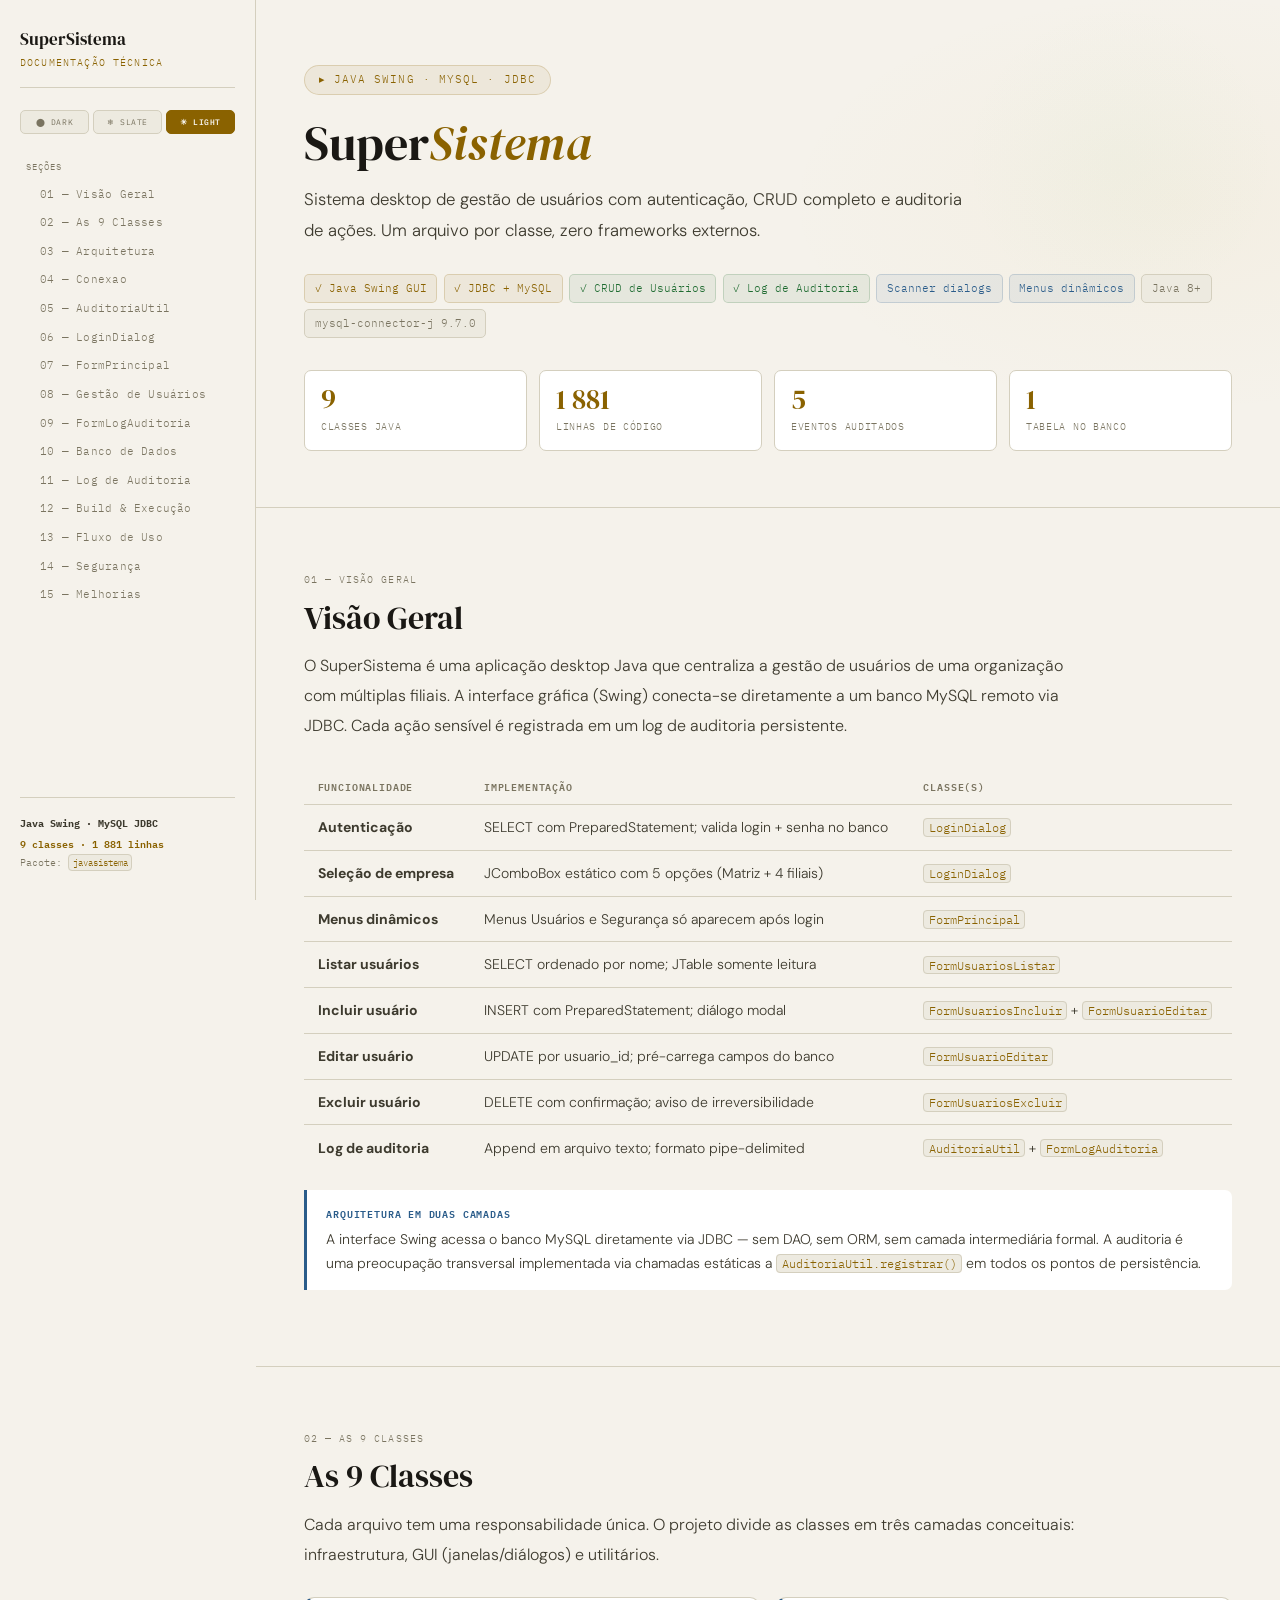
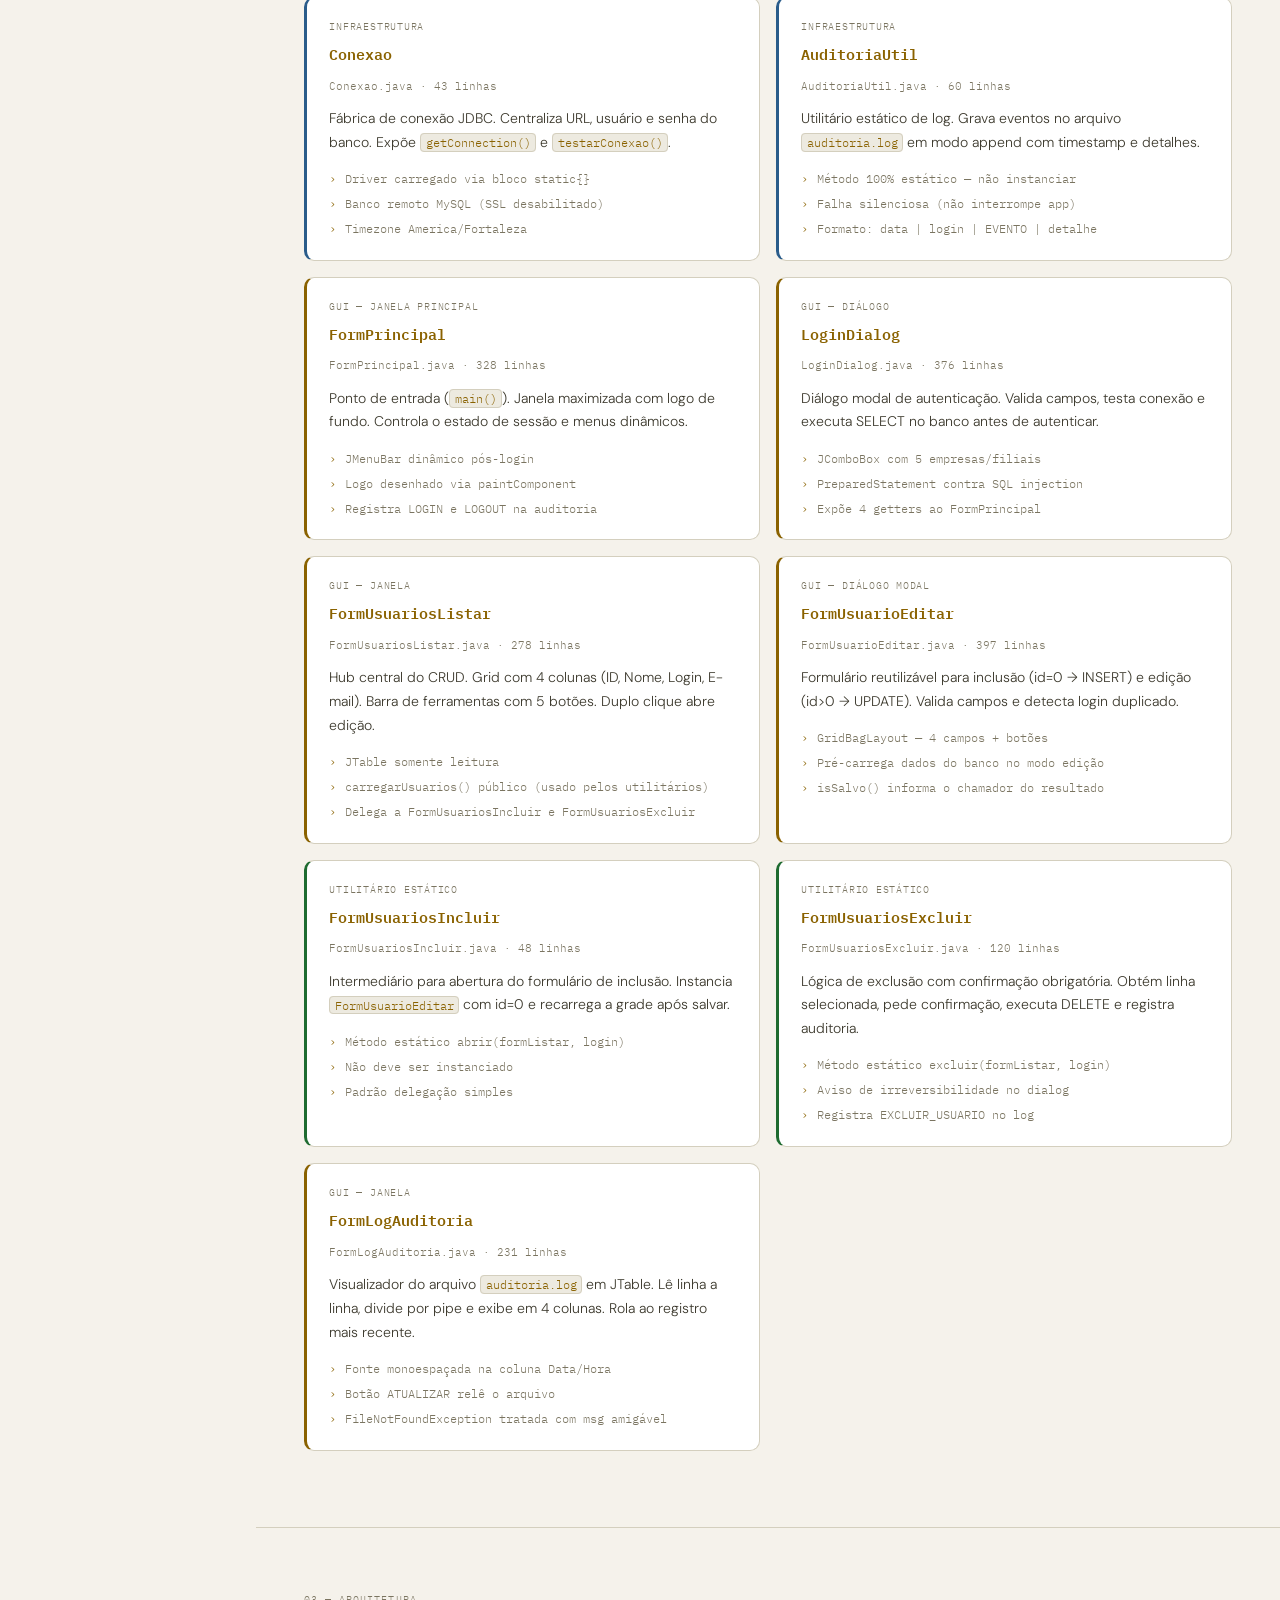
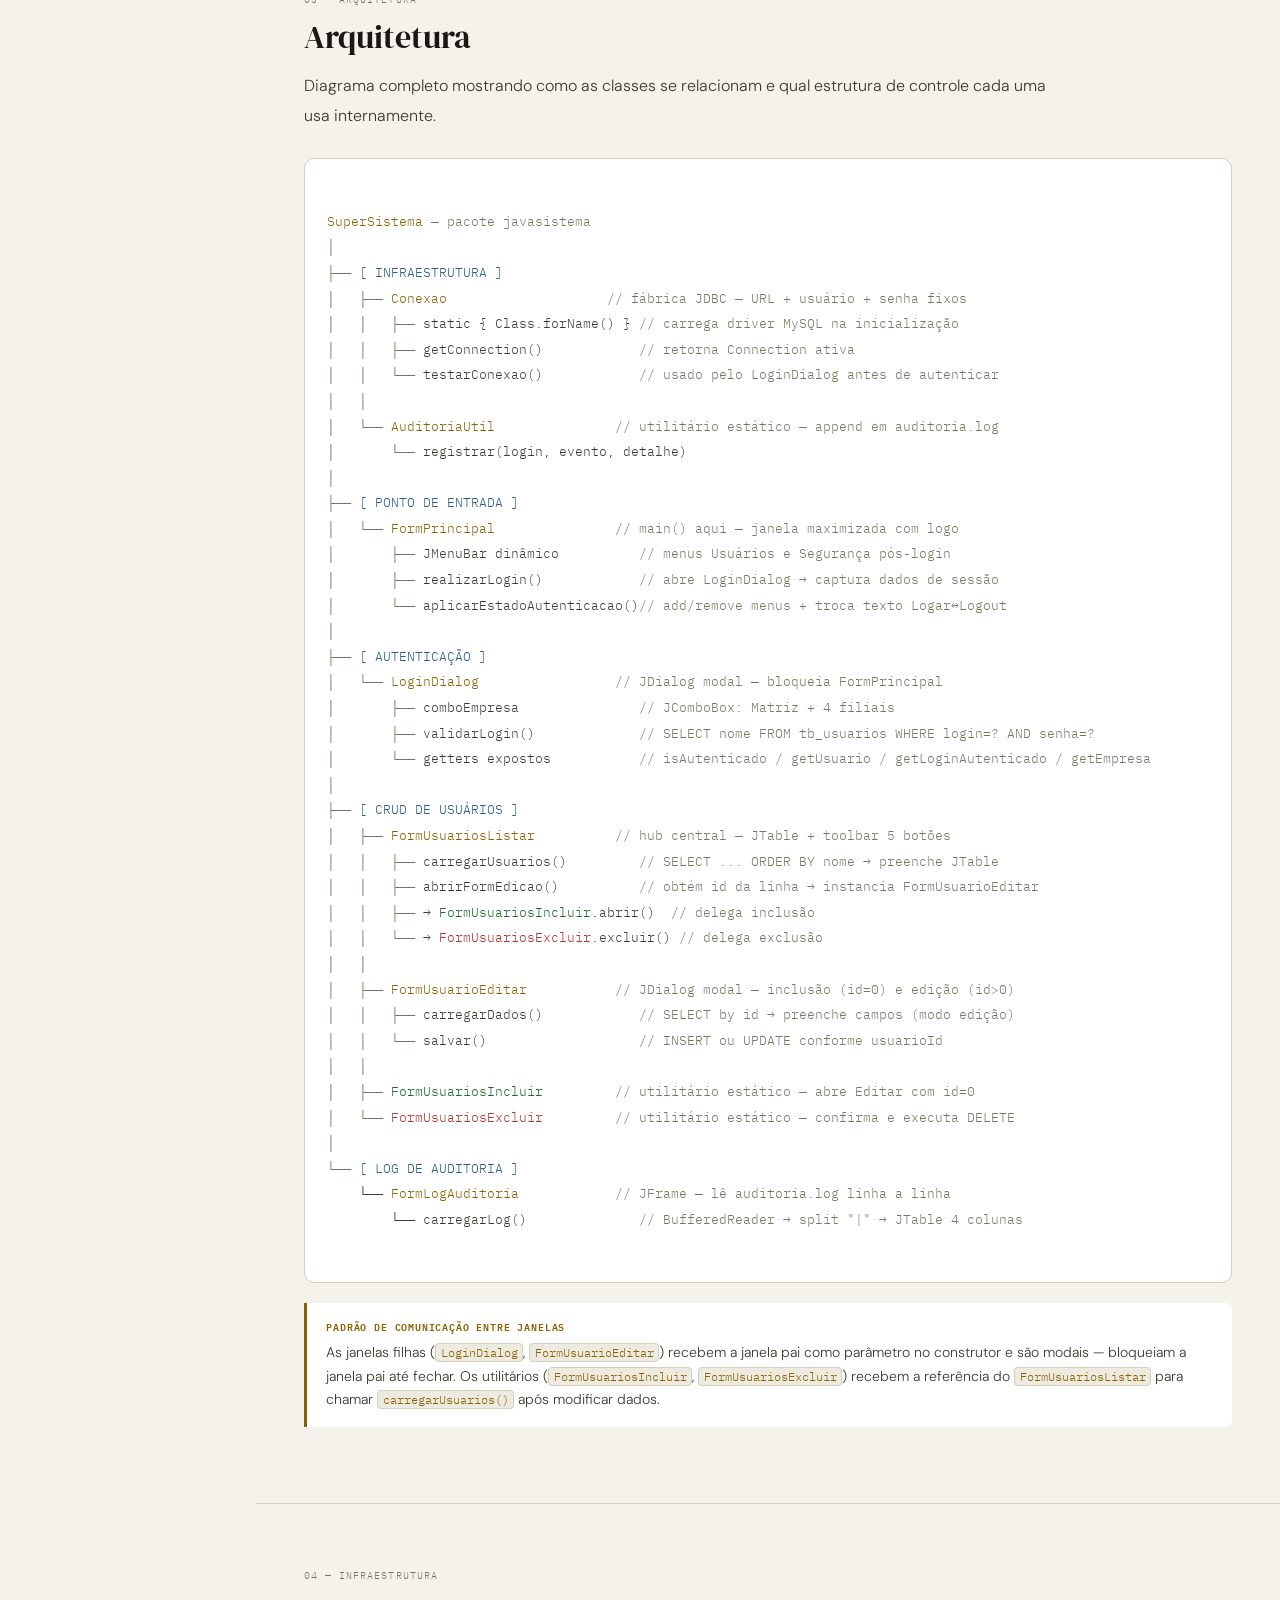
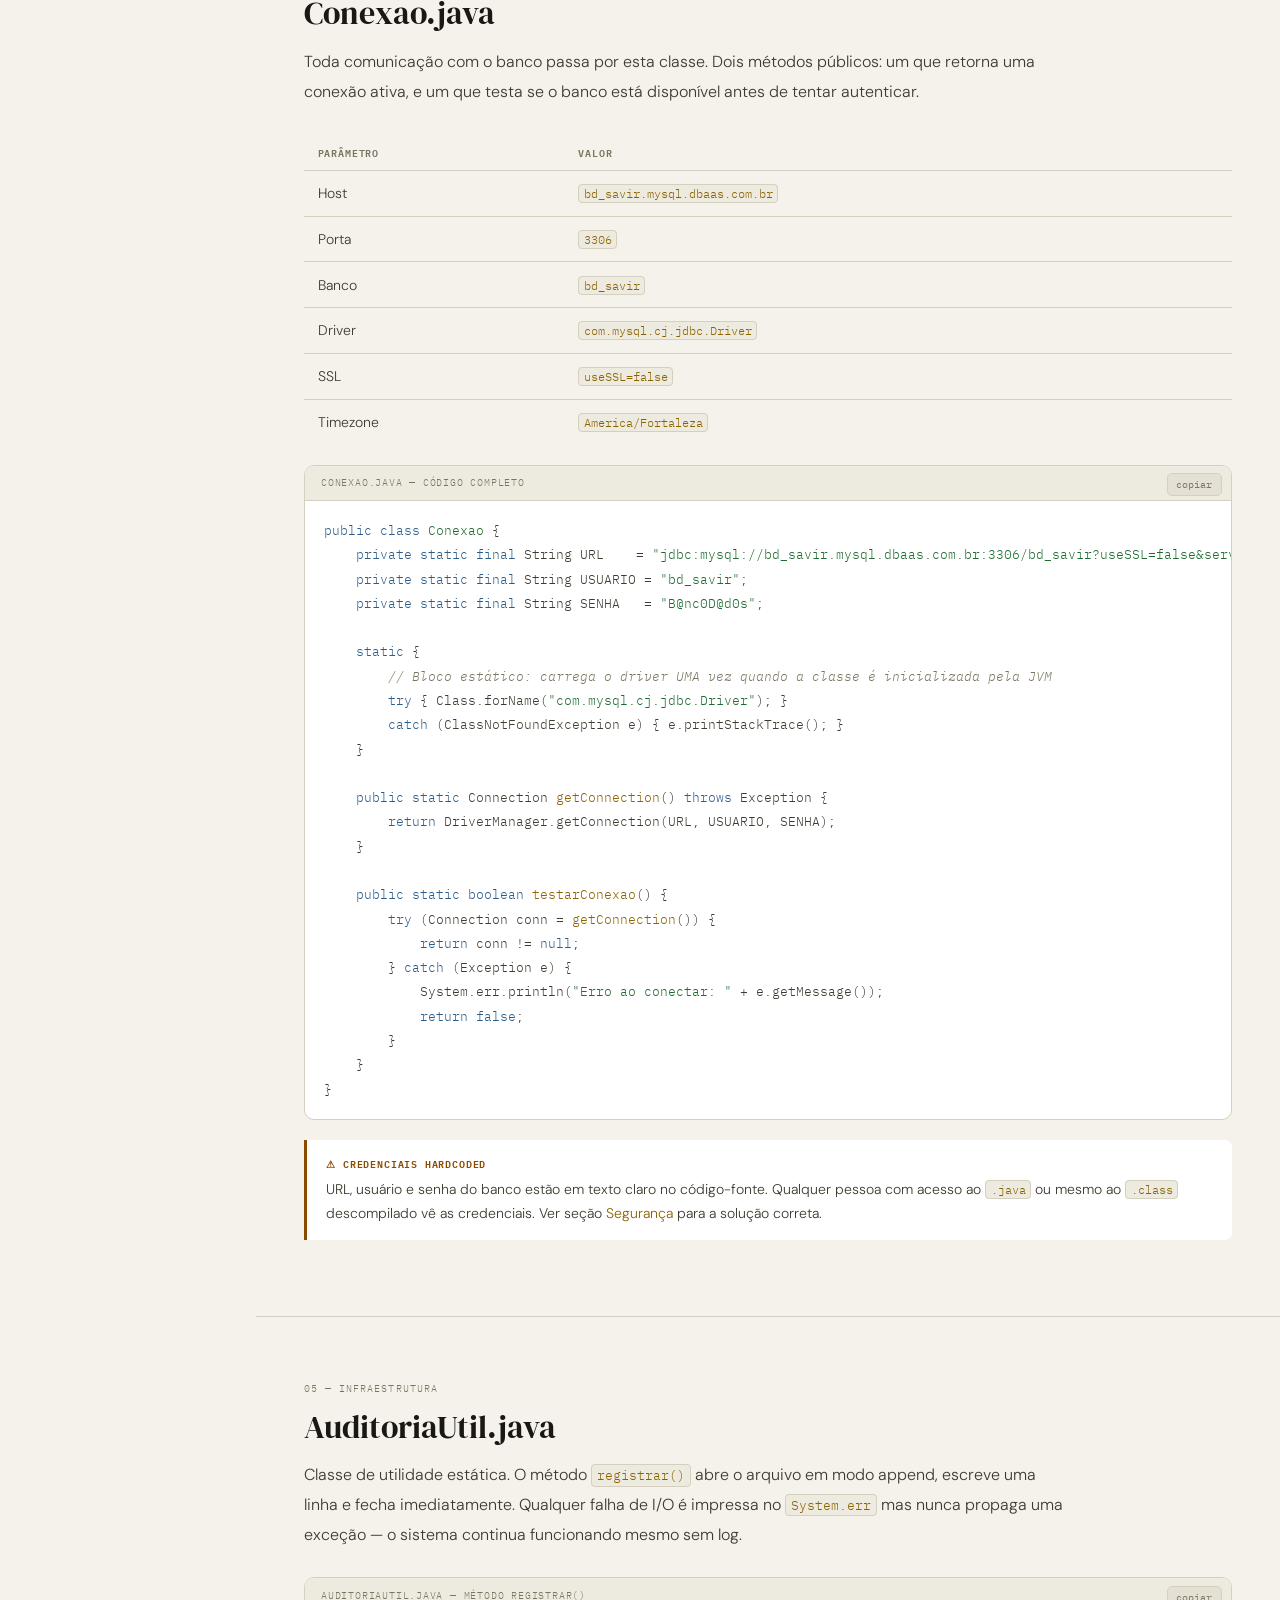
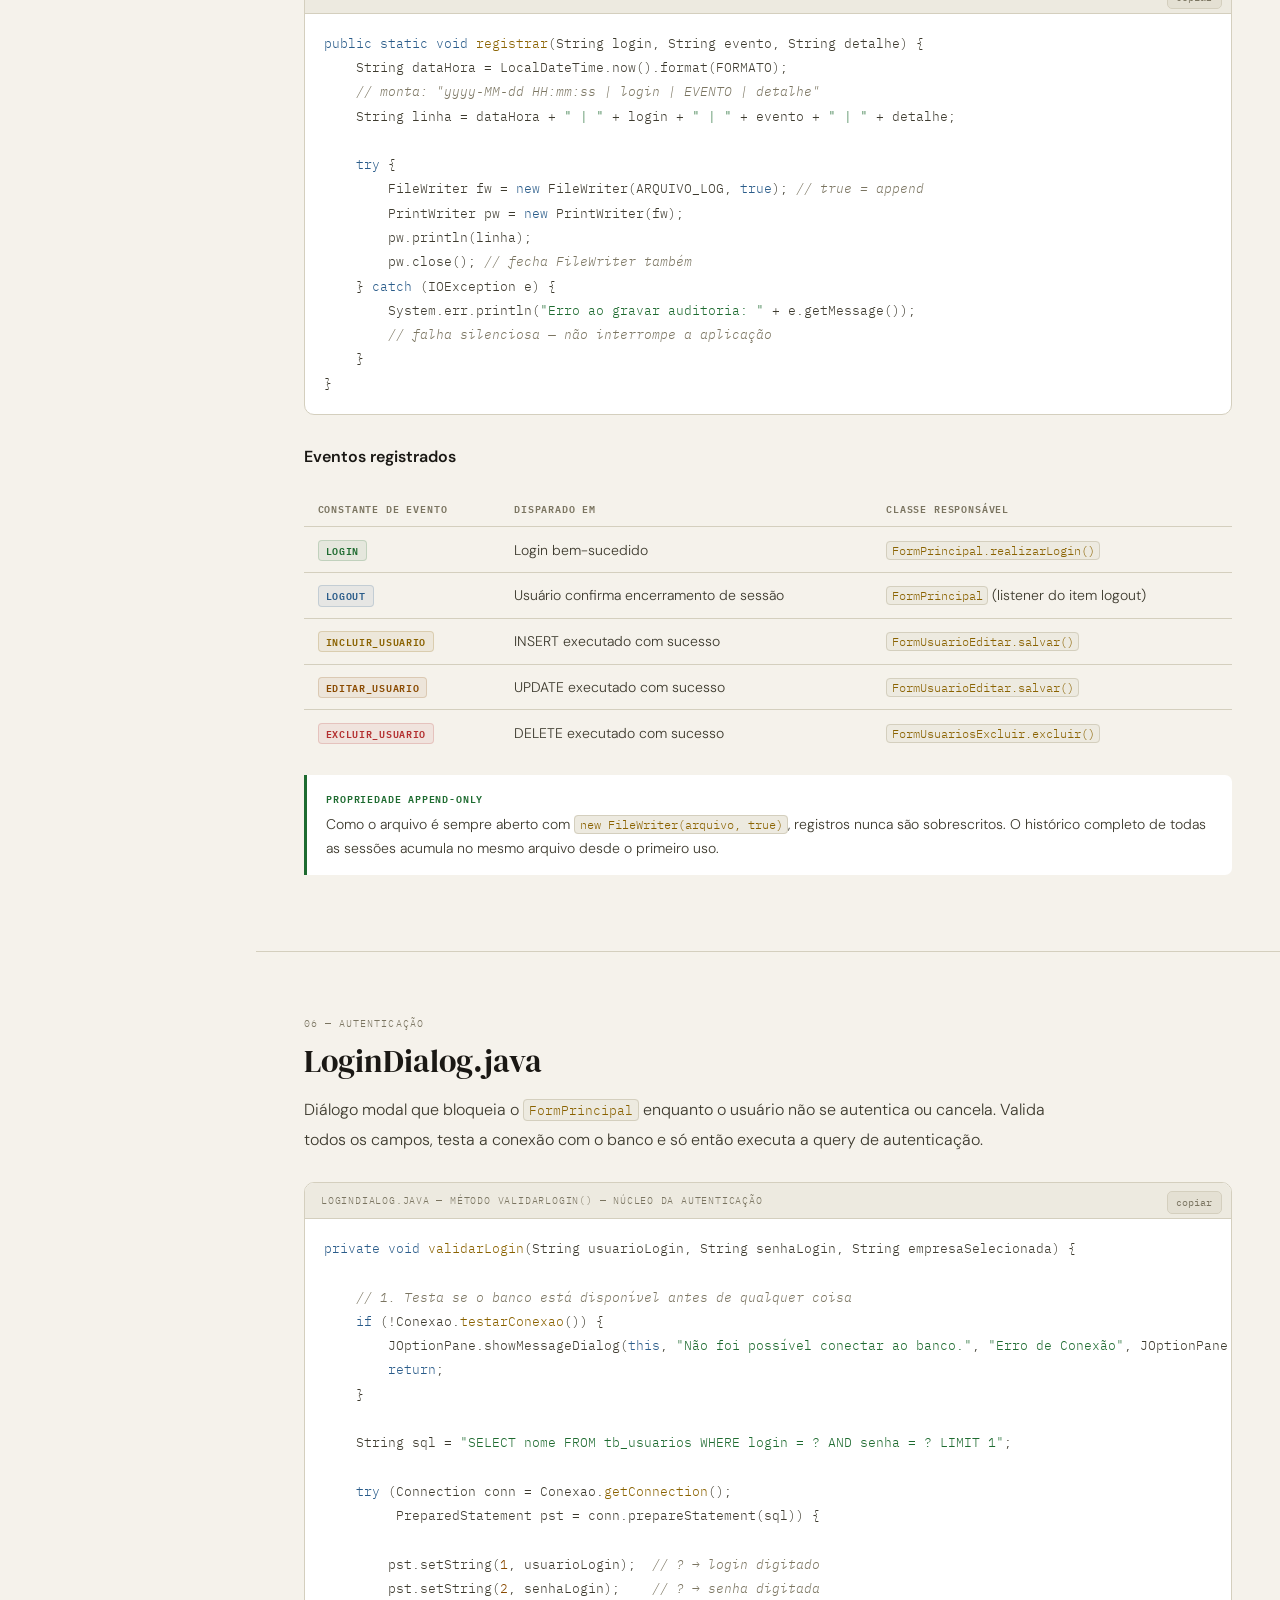
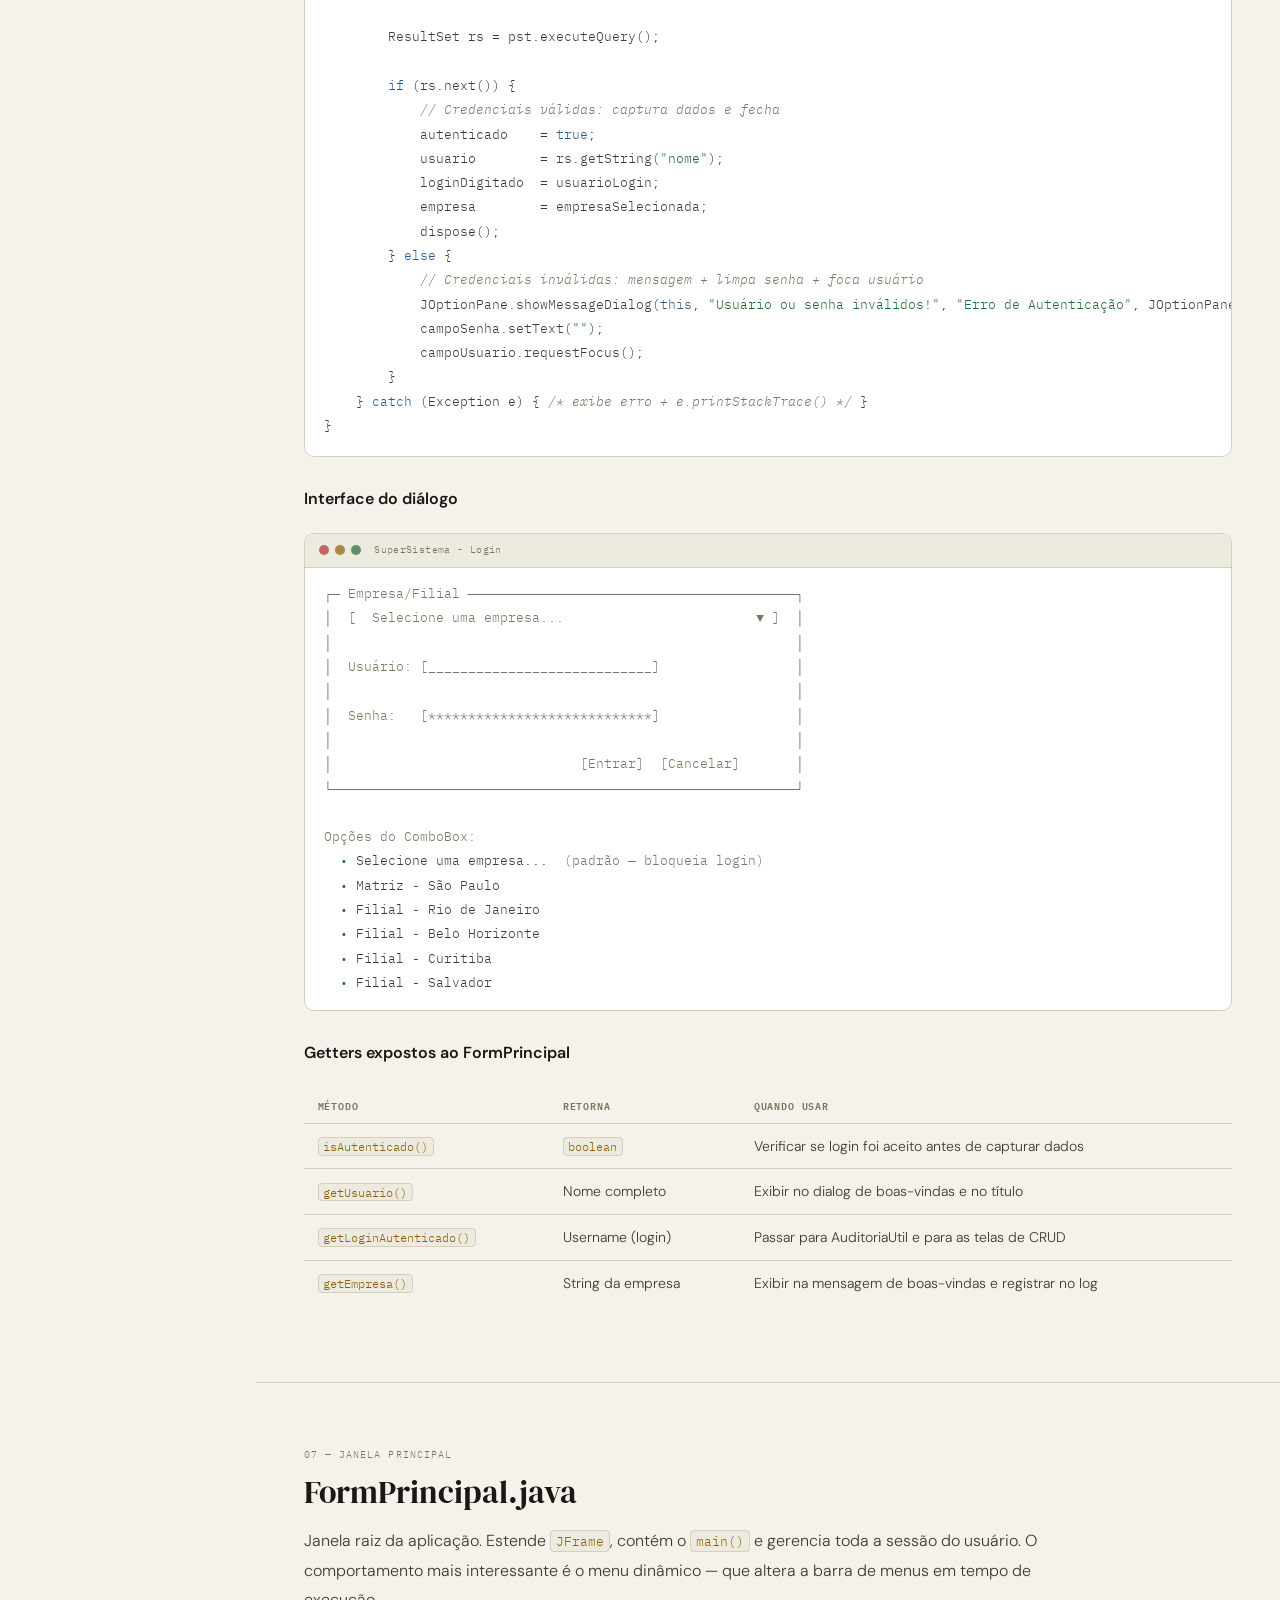
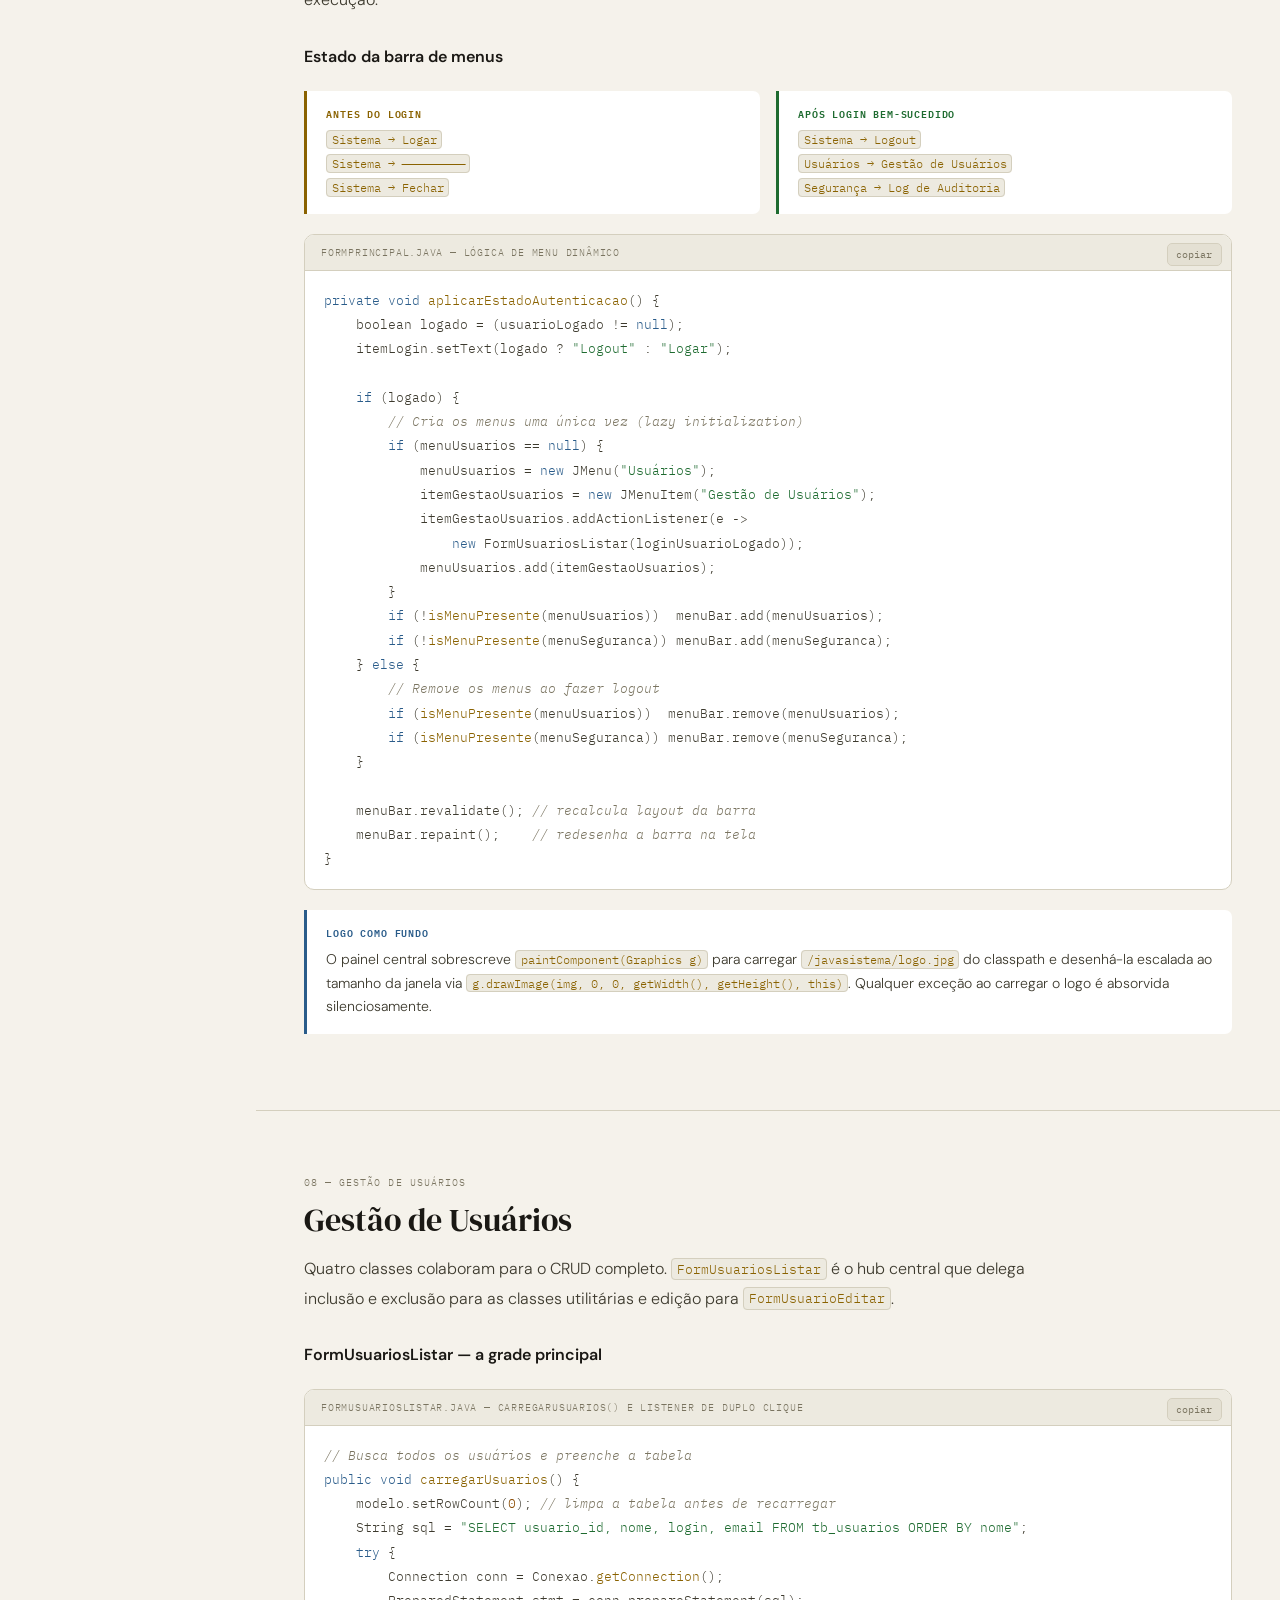
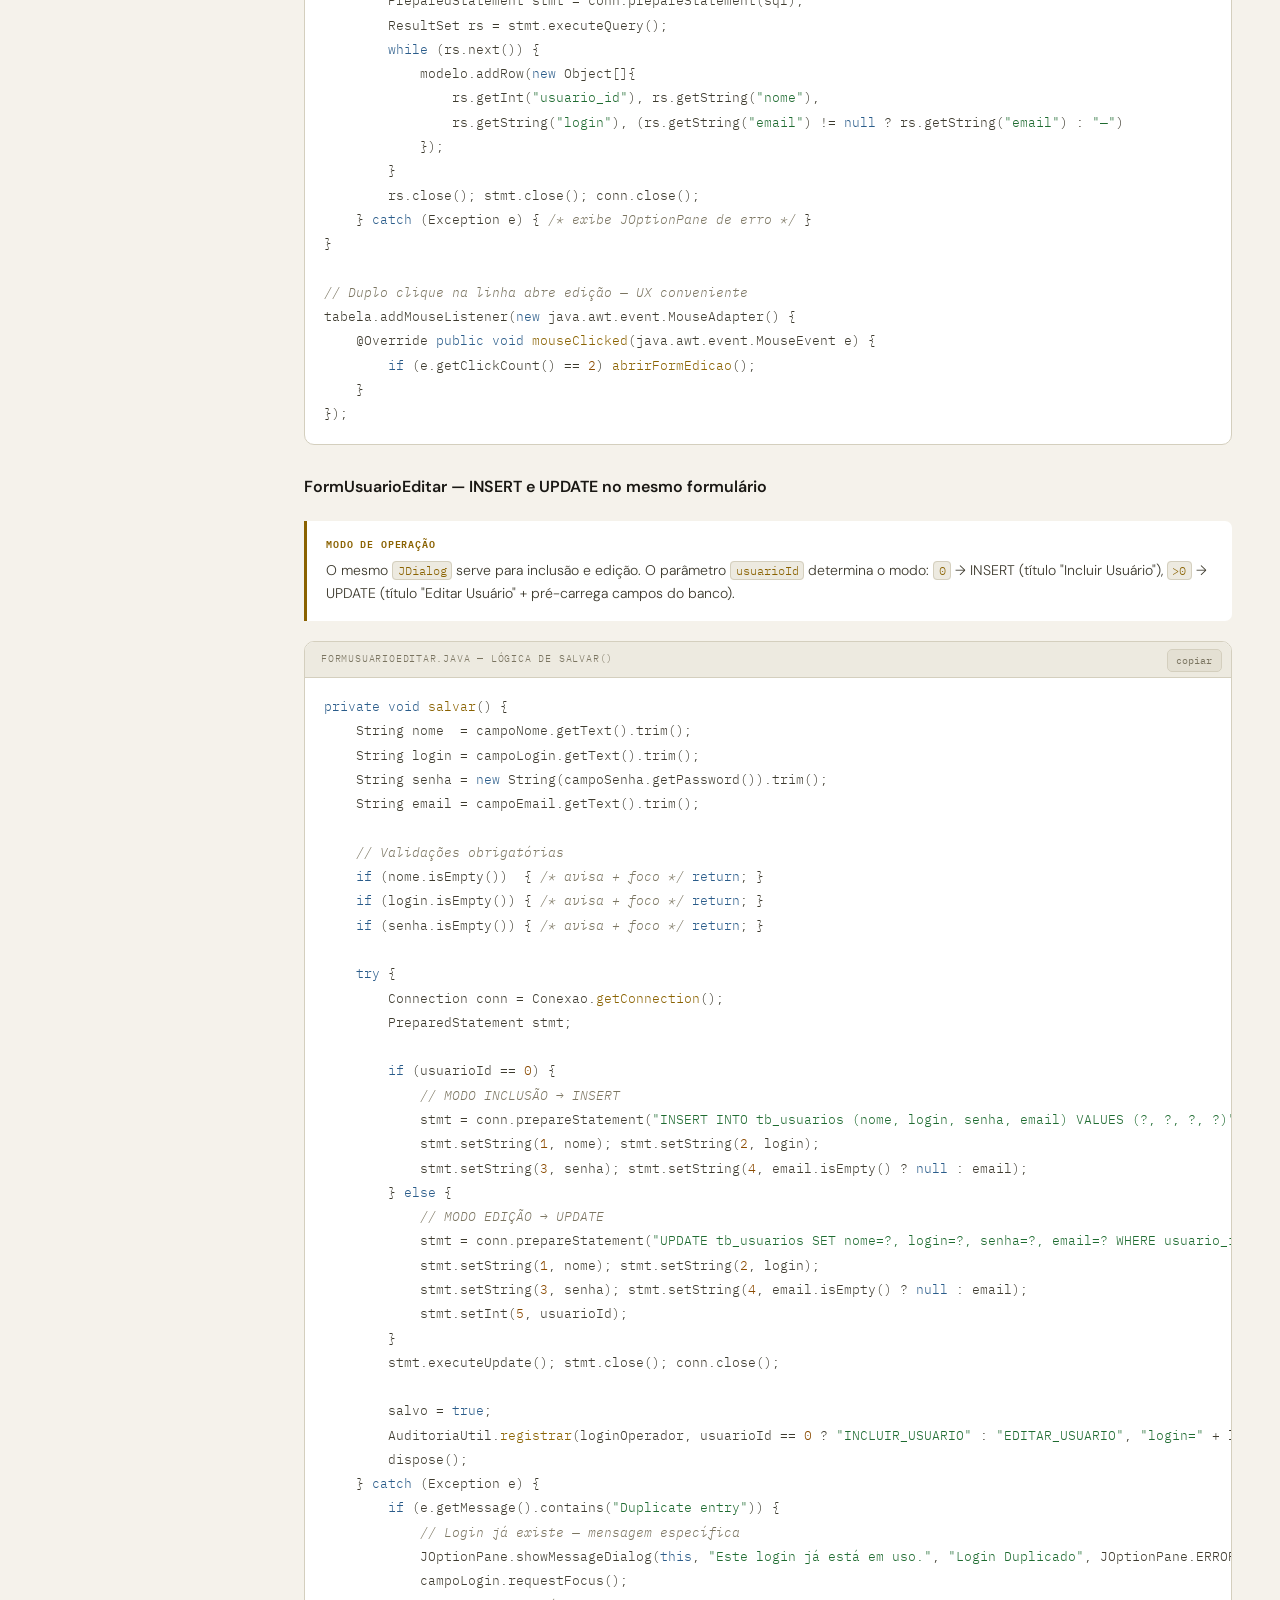
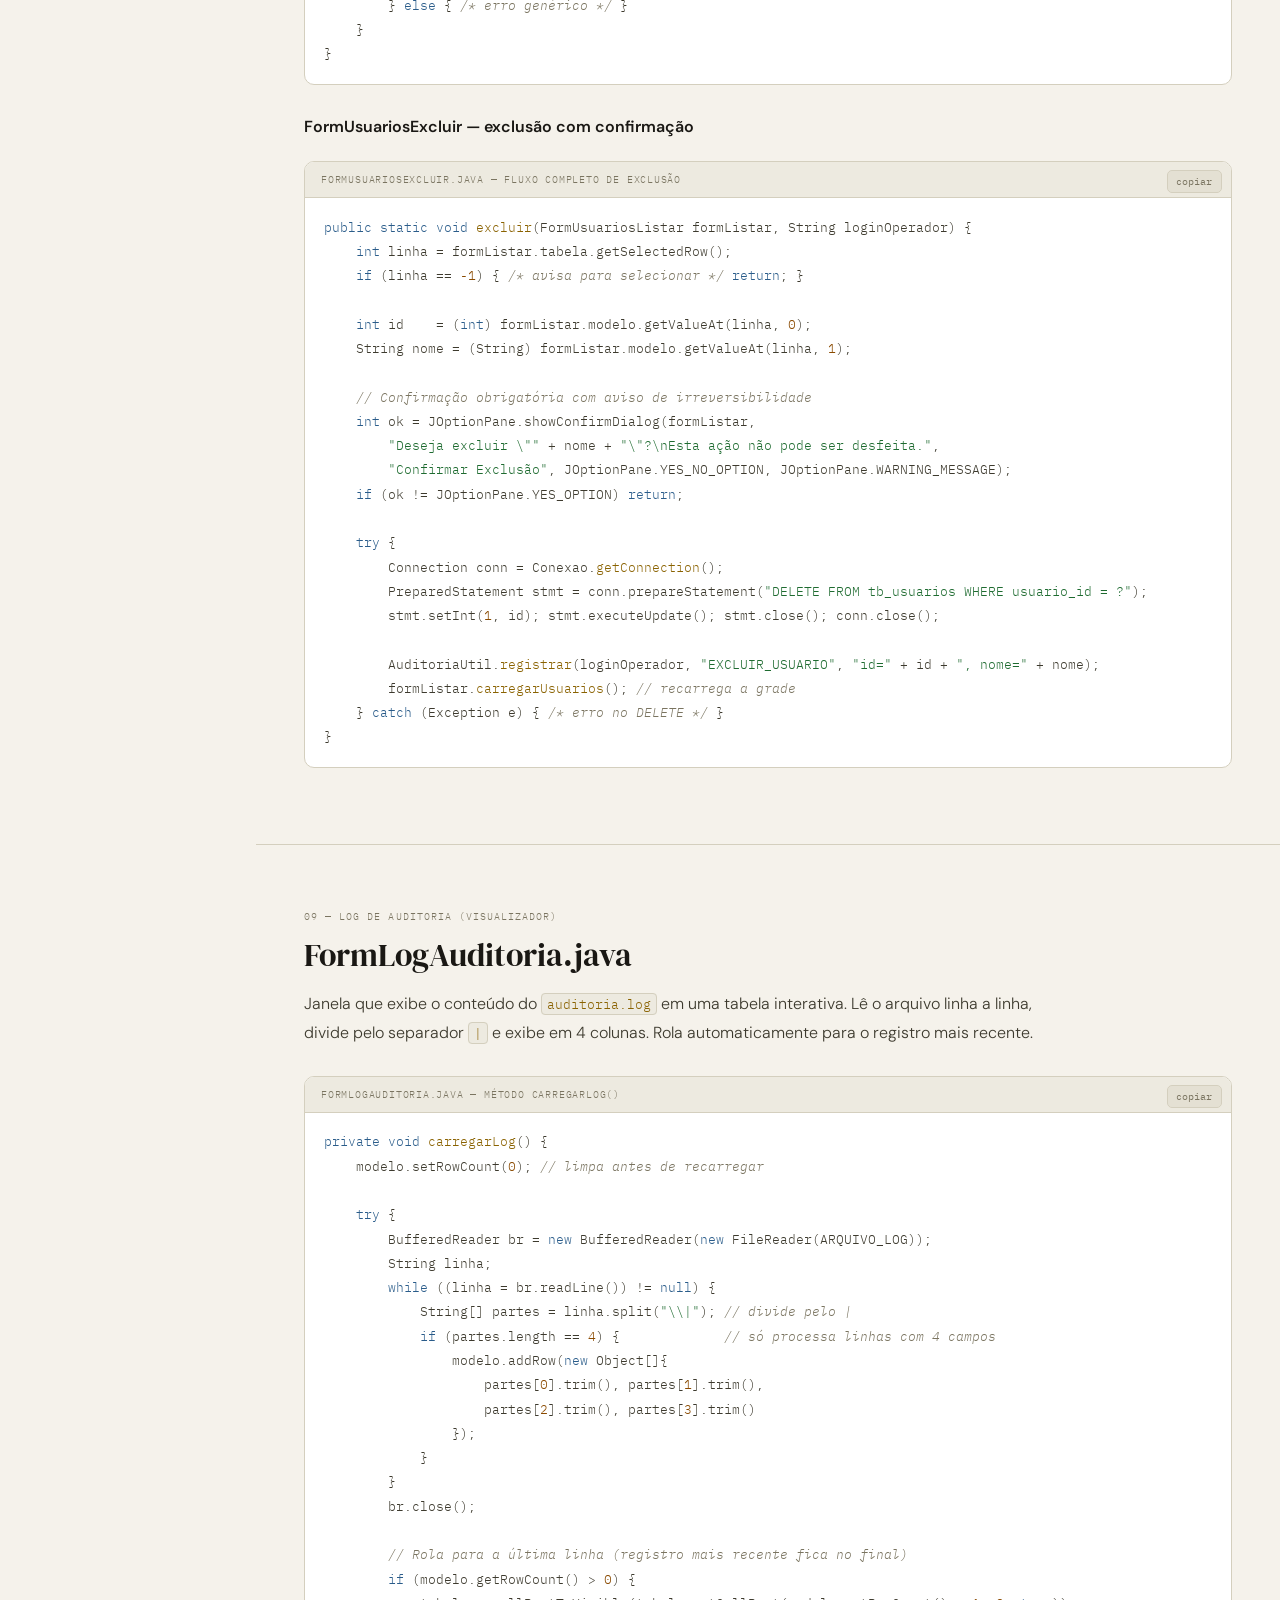
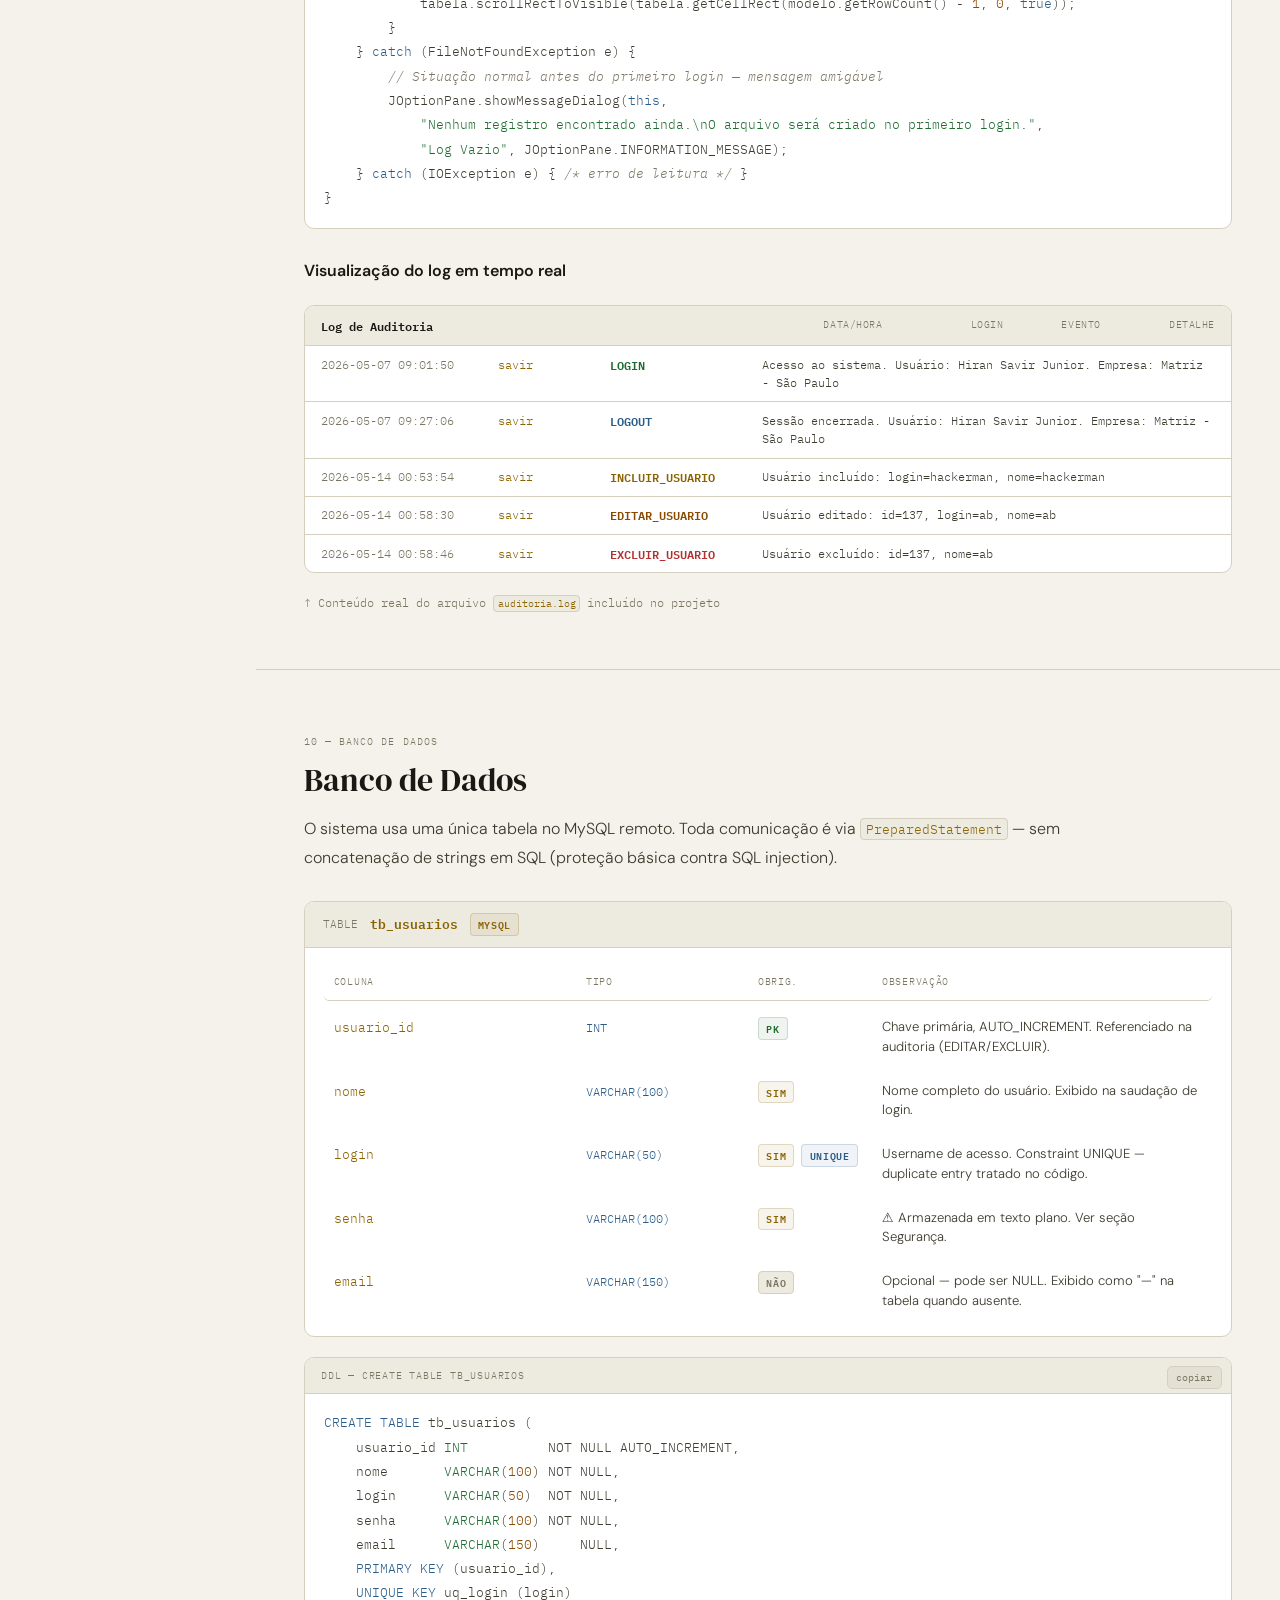
<file: index4.html>
<!DOCTYPE html>
<html lang="pt-BR" data-theme="dark">
<head>
<meta charset="UTF-8">
<meta name="viewport" content="width=device-width, initial-scale=1.0">
<title>SuperSistema — Documentação Técnica</title>
<script>
(function(){
  var t=localStorage.getItem('ss-theme');
  var pref=window.matchMedia('(prefers-color-scheme:light)').matches?'light':'dark';
  document.documentElement.setAttribute('data-theme',t||pref);
})();
</script>
<link rel="preconnect" href="https://fonts.googleapis.com">
<link href="https://fonts.googleapis.com/css2?family=DM+Serif+Display:ital@0;1&family=IBM+Plex+Mono:wght@400;600&family=DM+Sans:wght@300;400;500;600&display=swap" rel="stylesheet">
<style>

/* ═══════════════════════════════════════
   TOKENS
═══════════════════════════════════════ */
:root,[data-theme="dark"]{
  --bg:#0e0f0d; --bg2:#161815; --bg3:#1f211d; --bg4:#282b25;
  --border:#2e3229; --border2:#3a3f34;
  --text:#bdc4b0; --text-dim:#6b7561; --text-head:#e8edd8;
  --amber:#d4a843; --amber-dim:rgba(212,168,67,0.12); --amber-border:rgba(212,168,67,0.25);
  --green:#6fcf7c; --green-dim:rgba(111,207,124,0.10); --green-border:rgba(111,207,124,0.22);
  --red:#e06060; --red-dim:rgba(224,96,96,0.10); --red-border:rgba(224,96,96,0.22);
  --blue:#7bafd4; --blue-dim:rgba(123,175,212,0.10); --blue-border:rgba(123,175,212,0.22);
  --orange:#d48843; --orange-dim:rgba(212,136,67,0.10); --orange-border:rgba(212,136,67,0.22);
  --serif:'DM Serif Display',Georgia,serif;
  --mono:'IBM Plex Mono','Fira Code',monospace;
  --sans:'DM Sans',system-ui,sans-serif;
  --r:7px; --shadow:0 4px 28px rgba(0,0,0,0.55);
  --glow:0 0 32px rgba(212,168,67,0.10);
}
[data-theme="light"]{
  --bg:#f5f2eb; --bg2:#ffffff; --bg3:#edeae0; --bg4:#e4e0d3;
  --border:#d4cfbe; --border2:#bfba9e;
  --text:#3d3a2e; --text-dim:#7a7460; --text-head:#1a1814;
  --amber:#8a6200; --amber-dim:rgba(138,98,0,0.07); --amber-border:rgba(138,98,0,0.20);
  --green:#1e6b30; --green-dim:rgba(30,107,48,0.07); --green-border:rgba(30,107,48,0.18);
  --red:#b33030; --red-dim:rgba(179,48,48,0.07); --red-border:rgba(179,48,48,0.18);
  --blue:#2a5c8a; --blue-dim:rgba(42,92,138,0.07); --blue-border:rgba(42,92,138,0.18);
  --orange:#8a4a00; --orange-dim:rgba(138,74,0,0.07); --orange-border:rgba(138,74,0,0.18);
  --shadow:0 4px 28px rgba(0,0,0,0.10); --glow:0 0 32px rgba(138,98,0,0.08);
}
[data-theme="slate"]{
  --bg:#181c22; --bg2:#1f252e; --bg3:#272e39; --bg4:#2f3844;
  --border:#323d4a; --border2:#3e4d5e;
  --text:#9daab8; --text-dim:#566373; --text-head:#cdd8e3;
  --amber:#e8b84a; --amber-dim:rgba(232,184,74,0.10); --amber-border:rgba(232,184,74,0.22);
  --green:#5bbf78; --green-dim:rgba(91,191,120,0.10); --green-border:rgba(91,191,120,0.22);
  --red:#e07070; --red-dim:rgba(224,112,112,0.10); --red-border:rgba(224,112,112,0.22);
  --blue:#69a8d8; --blue-dim:rgba(105,168,216,0.10); --blue-border:rgba(105,168,216,0.22);
  --orange:#d48b52; --orange-dim:rgba(212,139,82,0.10); --orange-border:rgba(212,139,82,0.22);
  --shadow:0 4px 28px rgba(0,0,0,0.48); --glow:0 0 32px rgba(232,184,74,0.09);
}

/* ═══════════════════════════════════════
   RESET
═══════════════════════════════════════ */
*,*::before,*::after{box-sizing:border-box;margin:0;padding:0}
html{scroll-behavior:smooth;font-size:16px}
body{background:var(--bg);color:var(--text);font-family:var(--sans);font-weight:300;line-height:1.75;-webkit-font-smoothing:antialiased;transition:background .22s,color .22s}
.sr-only{position:absolute;width:1px;height:1px;padding:0;margin:-1px;overflow:hidden;clip:rect(0,0,0,0);white-space:nowrap;border:0}
:focus-visible{outline:2px solid var(--amber);outline-offset:3px;border-radius:3px}

/* ═══════════════════════════════════════
   PROGRESS BAR
═══════════════════════════════════════ */
#pb{position:fixed;top:0;left:0;height:2px;width:0%;background:linear-gradient(90deg,var(--amber),var(--green));z-index:300;pointer-events:none;transition:width .06s linear}

/* ═══════════════════════════════════════
   MOBILE HEADER
═══════════════════════════════════════ */
.mob-hdr{display:none;position:sticky;top:0;z-index:110;background:var(--bg);border-bottom:1px solid var(--border);padding:.75rem 1.25rem;align-items:center;justify-content:space-between}
.mob-title{font-family:var(--mono);font-size:.65rem;color:var(--amber);letter-spacing:.12em;text-transform:uppercase}
.hbg{background:none;border:1px solid var(--border);border-radius:var(--r);padding:.4rem .5rem;cursor:pointer;color:var(--text);display:flex;flex-direction:column;gap:4px;align-items:center;transition:border-color .15s,color .15s}
.hbg:hover{border-color:var(--amber);color:var(--amber)}
.hbg span{display:block;width:16px;height:1.5px;background:currentColor;transition:transform .2s,opacity .2s;transform-origin:center}
.hbg.on span:nth-child(1){transform:translateY(5.5px) rotate(45deg)}
.hbg.on span:nth-child(2){opacity:0}
.hbg.on span:nth-child(3){transform:translateY(-5.5px) rotate(-45deg)}
#ov{display:none;position:fixed;inset:0;background:rgba(0,0,0,.65);z-index:90;backdrop-filter:blur(4px)}
#ov.on{display:block}

/* ═══════════════════════════════════════
   LAYOUT
═══════════════════════════════════════ */
.layout{display:grid;grid-template-columns:256px 1fr;min-height:100vh;max-width:1280px;margin:0 auto;position:relative;z-index:1}

/* ═══════════════════════════════════════
   SIDEBAR
═══════════════════════════════════════ */
.sidebar{position:sticky;top:0;height:100vh;overflow-y:auto;padding:1.75rem 1.25rem;border-right:1px solid var(--border);display:flex;flex-direction:column;gap:.1rem;background:var(--bg);z-index:99;transition:transform .25s,background .22s;scrollbar-width:thin;scrollbar-color:var(--border) transparent}
.sidebar::-webkit-scrollbar{width:3px}
.sidebar::-webkit-scrollbar-thumb{background:var(--border);border-radius:2px}

.sb-logo{font-family:var(--serif);font-size:1.05rem;color:var(--text-head);margin-bottom:1.25rem;padding-bottom:1.1rem;border-bottom:1px solid var(--border);line-height:1.4}
.sb-logo small{display:block;font-family:var(--mono);font-size:.6rem;color:var(--amber);letter-spacing:.12em;text-transform:uppercase;margin-top:.3rem}

.theme-row{display:grid;grid-template-columns:1fr 1fr 1fr;gap:.25rem;margin-bottom:.9rem}
.tb{padding:.3rem .2rem;font-family:var(--mono);font-size:.53rem;letter-spacing:.06em;text-transform:uppercase;border-radius:5px;cursor:pointer;border:1px solid var(--border);background:var(--bg3);color:var(--text-dim);transition:all .15s;display:flex;align-items:center;justify-content:center;gap:.2rem}
.tb:hover{color:var(--text-head);border-color:var(--amber);background:var(--bg4)}
.tb.on{background:var(--amber);border-color:var(--amber);color:var(--bg);font-weight:600}

.sb-label{font-family:var(--mono);font-size:.58rem;color:var(--text-dim);letter-spacing:.1em;text-transform:uppercase;padding:.6rem 0 .25rem .4rem}

.nav-link{display:block;padding:.35rem .55rem;border-radius:5px;text-decoration:none;font-family:var(--mono);font-size:.66rem;color:var(--text-dim);letter-spacing:.02em;transition:background .12s,color .12s;line-height:1.5}
.nav-link:hover{background:var(--bg3);color:var(--text-head)}
.nav-link.on{background:var(--bg3);color:var(--amber)}
.nav-link .dot{display:inline-block;width:5px;height:5px;border-radius:50%;background:var(--amber);margin-right:.4rem;opacity:0;transition:opacity .15s}
.nav-link.on .dot{opacity:1}

.sb-foot{margin-top:auto;padding-top:1.1rem;border-top:1px solid var(--border);font-family:var(--mono);font-size:.6rem;color:var(--text-dim);line-height:1.9}
.sb-foot strong{color:var(--text)}
.sb-stat{display:inline-flex;align-items:center;gap:.3rem;color:var(--amber);font-weight:600}

/* ═══════════════════════════════════════
   MAIN
═══════════════════════════════════════ */
main{padding:0;min-width:0;display:flex;flex-direction:column}

.sec{opacity:0;transform:translateY(10px);transition:opacity .4s,transform .4s}
.sec.vis{opacity:1;transform:translateY(0)}

.cs{padding:3.5rem 3rem;border-bottom:1px solid var(--border)}

.sec-num{display:inline-block;font-family:var(--mono);font-size:.65rem;color:var(--text-dim);letter-spacing:.1em;text-transform:uppercase;margin-bottom:.65rem}

h2{font-family:var(--serif);font-size:2rem;font-weight:400;color:var(--text-head);line-height:1.2;margin-bottom:.9rem}
h3{font-family:var(--sans);font-size:1rem;font-weight:600;color:var(--text-head);margin:1.75rem 0 .65rem}
h4{font-family:var(--mono);font-size:.78rem;color:var(--amber);letter-spacing:.06em;text-transform:uppercase;margin:1.2rem 0 .5rem}

.lead{font-size:1rem;color:var(--text);max-width:70ch;line-height:1.85;margin-bottom:1.75rem}

p{margin-bottom:.9rem;max-width:72ch}
p:last-child{margin-bottom:0}

code{font-family:var(--mono);font-size:.84em;background:var(--bg3);border:1px solid var(--border);border-radius:4px;padding:.08em .38em;color:var(--amber)}

a{color:var(--amber);text-decoration:none}
a:hover{text-decoration:underline}

/* ═══════════════════════════════════════
   HERO
═══════════════════════════════════════ */
.hero{padding:4rem 3rem 3.5rem;border-bottom:1px solid var(--border);position:relative;overflow:hidden}
.hero::before{content:'';position:absolute;inset:0;background:radial-gradient(ellipse 55% 60% at 90% 40%,rgba(212,168,67,.05) 0%,transparent 70%);pointer-events:none}
.hero::after{content:'';position:absolute;top:0;right:0;width:320px;height:320px;background:radial-gradient(circle,rgba(111,207,124,.03) 0%,transparent 70%);pointer-events:none}
.hero>*{position:relative;z-index:1}

.hero-badge{display:inline-flex;align-items:center;gap:.5rem;font-family:var(--mono);font-size:.68rem;letter-spacing:.1em;text-transform:uppercase;color:var(--amber);background:var(--amber-dim);border:1px solid var(--amber-border);border-radius:999px;padding:.28rem .85rem;margin-bottom:1.4rem}

.hero h1{font-family:var(--serif);font-size:3rem;font-weight:400;color:var(--text-head);line-height:1.1;margin-bottom:.9rem}
.hero h1 em{font-style:italic;color:var(--amber)}

.hero-sub{font-size:1.05rem;color:var(--text);max-width:60ch;line-height:1.85;margin-bottom:1.75rem}

.chips{display:flex;flex-wrap:wrap;gap:.4rem;margin-bottom:2rem}
.chip{display:inline-flex;align-items:center;gap:.3rem;font-family:var(--mono);font-size:.67rem;color:var(--text-dim);background:var(--bg3);border:1px solid var(--border);border-radius:5px;padding:.25rem .6rem}
.chip.a{color:var(--amber);border-color:var(--amber-border);background:var(--amber-dim)}
.chip.g{color:var(--green);border-color:var(--green-border);background:var(--green-dim)}
.chip.b{color:var(--blue);border-color:var(--blue-border);background:var(--blue-dim)}

/* ── Stats grid in hero ── */
.hero-stats{display:grid;grid-template-columns:repeat(4,1fr);gap:.75rem;margin-top:2rem}
.hstat{background:var(--bg2);border:1px solid var(--border);border-radius:var(--r);padding:.9rem 1rem}
.hstat-num{font-family:var(--serif);font-size:1.75rem;color:var(--amber);line-height:1}
.hstat-lbl{font-family:var(--mono);font-size:.62rem;color:var(--text-dim);letter-spacing:.07em;text-transform:uppercase;margin-top:.3rem}

/* ═══════════════════════════════════════
   TABLES
═══════════════════════════════════════ */
.tbl{width:100%;border-collapse:collapse;font-size:.875rem;margin:1.25rem 0}
.tbl th{font-family:var(--mono);font-size:.65rem;letter-spacing:.08em;text-transform:uppercase;color:var(--text-dim);font-weight:600;padding:.55rem .85rem;text-align:left;border-bottom:1px solid var(--border)}
.tbl td{padding:.7rem .85rem;border-bottom:1px solid var(--border);vertical-align:top;line-height:1.6}
.tbl tr:last-child td{border-bottom:none}
.tbl tr:hover td{background:var(--bg3)}
.tbl .ok{color:var(--green)}

/* ═══════════════════════════════════════
   BADGES
═══════════════════════════════════════ */
.badge{display:inline-flex;align-items:center;font-family:var(--mono);font-size:.6rem;font-weight:600;letter-spacing:.07em;text-transform:uppercase;border-radius:4px;padding:.12rem .45rem;white-space:nowrap}
.ba{background:var(--amber-dim);color:var(--amber);border:1px solid var(--amber-border)}
.bg{background:var(--green-dim);color:var(--green);border:1px solid var(--green-border)}
.bb{background:var(--blue-dim);color:var(--blue);border:1px solid var(--blue-border)}
.br{background:var(--red-dim);color:var(--red);border:1px solid var(--red-border)}
.bo{background:var(--orange-dim);color:var(--orange);border:1px solid var(--orange-border)}
.bdim{background:var(--bg3);color:var(--text-dim);border:1px solid var(--border)}

/* ═══════════════════════════════════════
   CALLOUTS
═══════════════════════════════════════ */
.callout{background:var(--bg2);border-left:3px solid var(--amber);border-radius:0 var(--r) var(--r) 0;padding:.9rem 1.2rem;font-size:.875rem;line-height:1.7;margin:1.25rem 0}
.callout-lbl{display:block;font-family:var(--mono);font-size:.65rem;font-weight:600;letter-spacing:.08em;text-transform:uppercase;color:var(--amber);margin-bottom:.35rem}
.callout.g{border-left-color:var(--green)}.callout.g .callout-lbl{color:var(--green)}
.callout.b{border-left-color:var(--blue)}.callout.b .callout-lbl{color:var(--blue)}
.callout.r{border-left-color:var(--red)}.callout.r .callout-lbl{color:var(--red)}
.callout.o{border-left-color:var(--orange)}.callout.o .callout-lbl{color:var(--orange)}

/* ═══════════════════════════════════════
   CODE BLOCKS
═══════════════════════════════════════ */
.cw{position:relative;background:var(--bg2);border:1px solid var(--border);border-radius:10px;overflow:hidden;margin:1.25rem 0}
.clabel{display:block;font-family:var(--mono);font-size:.62rem;letter-spacing:.08em;text-transform:uppercase;color:var(--text-dim);padding:.55rem 1rem;border-bottom:1px solid var(--border);background:var(--bg3)}
.cpbtn{position:absolute;top:.48rem;right:.55rem;display:flex;align-items:center;gap:.35rem;font-family:var(--mono);font-size:.6rem;color:var(--text-dim);background:var(--bg4);border:1px solid var(--border);border-radius:5px;padding:.25rem .55rem;cursor:pointer;transition:all .15s}
.cpbtn:hover{border-color:var(--amber);color:var(--amber)}
.cpbtn.ok{color:var(--green);border-color:var(--green)}
pre{font-family:var(--mono);font-size:.82rem;line-height:1.85;color:var(--text);padding:1.1rem 1.2rem;overflow-x:auto;tab-size:2}
/* syntax */
.kw{color:var(--blue)}.fn{color:var(--amber)}.cls{color:var(--green)}.str{color:var(--green)}.num{color:var(--orange)}.cm{color:var(--text-dim);font-style:italic}
/* arch colors */
.ca{color:var(--amber)}.cg{color:var(--green)}.cb{color:var(--blue)}.co{color:var(--orange)}.cd{color:var(--text-dim)}.cr{color:var(--red)}

/* ═══════════════════════════════════════
   ARCH BOX
═══════════════════════════════════════ */
.arch{background:var(--bg2);border:1px solid var(--border);border-radius:10px;padding:1.5rem 1.4rem;font-family:var(--mono);font-size:.8rem;line-height:2;color:var(--text);overflow-x:auto;white-space:pre;margin:1.25rem 0}

/* ═══════════════════════════════════════
   TERM BOX
═══════════════════════════════════════ */
.term{background:var(--bg2);border:1px solid var(--border);border-radius:10px;overflow:hidden;margin:1.25rem 0}
.term-bar{display:flex;align-items:center;gap:.4rem;padding:.5rem .85rem;border-bottom:1px solid var(--border);background:var(--bg3)}
.td{width:10px;height:10px;border-radius:50%}
.tdr{background:var(--red);opacity:.7}.tdy{background:var(--amber);opacity:.7}.tdg{background:var(--green);opacity:.7}
.term-title{font-family:var(--mono);font-size:.6rem;color:var(--text-dim);margin-left:.4rem;letter-spacing:.04em}
.term-body{padding:.9rem 1.2rem;font-family:var(--mono);font-size:.8rem;line-height:1.9;overflow-x:auto;white-space:pre}
.tp{color:var(--amber)}.tc{color:var(--text-head)}.tok{color:var(--green)}.terr{color:var(--red)}.twarn{color:var(--orange)}.tdim{color:var(--text-dim)}.tin{color:var(--text-head);font-weight:600}

/* ═══════════════════════════════════════
   CLASS CARDS GRID
═══════════════════════════════════════ */
.class-grid{display:grid;grid-template-columns:1fr 1fr;gap:1rem;margin:1.25rem 0}
.ccard{background:var(--bg2);border:1px solid var(--border);border-radius:10px;padding:1.3rem 1.4rem;transition:border-color .2s,background .2s;cursor:default}
.ccard:hover{border-color:var(--amber);background:var(--bg3)}
.ccard.infra{border-left:3px solid var(--blue)}
.ccard.gui{border-left:3px solid var(--amber)}
.ccard.util{border-left:3px solid var(--green)}
.ccard-tag{font-family:var(--mono);font-size:.6rem;color:var(--text-dim);letter-spacing:.08em;text-transform:uppercase;margin-bottom:.4rem}
.ccard-name{font-family:var(--mono);font-size:.95rem;color:var(--amber);font-weight:600;margin-bottom:.5rem}
.ccard-file{font-family:var(--mono);font-size:.68rem;color:var(--text-dim);margin-bottom:.7rem}
.ccard-desc{font-size:.875rem;color:var(--text);line-height:1.7;margin-bottom:.9rem}
.ccard-feats{list-style:none;display:flex;flex-direction:column;gap:.3rem}
.ccard-feats li{font-family:var(--mono);font-size:.72rem;color:var(--text-dim);padding-left:1rem;position:relative}
.ccard-feats li::before{content:'›';position:absolute;left:0;color:var(--amber)}

/* ═══════════════════════════════════════
   TWO-COL
═══════════════════════════════════════ */
.two{display:grid;grid-template-columns:1fr 1fr;gap:1rem;margin:1.25rem 0}

/* ═══════════════════════════════════════
   DB SCHEMA
═══════════════════════════════════════ */
.schema-box{background:var(--bg2);border:1px solid var(--border);border-radius:10px;overflow:hidden;margin:1.25rem 0}
.schema-header{background:var(--bg3);border-bottom:1px solid var(--border);padding:.7rem 1.1rem;display:flex;align-items:center;gap:.75rem}
.schema-title{font-family:var(--mono);font-size:.8rem;color:var(--amber);font-weight:600}
.schema-body{padding:1.1rem 1.2rem}
.schema-cols{display:flex;flex-direction:column;gap:.5rem}
.col-row{display:grid;grid-template-columns:1.5fr 1fr .7fr 2fr;gap:.75rem;align-items:start;padding:.5rem .6rem;border-radius:5px;font-size:.84rem;transition:background .12s}
.col-row:hover{background:var(--bg3)}
.col-row.header{font-family:var(--mono);font-size:.62rem;color:var(--text-dim);letter-spacing:.07em;text-transform:uppercase;padding-bottom:.6rem;border-bottom:1px solid var(--border)}
.col-row.header:hover{background:transparent}
.col-name{font-family:var(--mono);font-size:.82rem;color:var(--amber)}
.col-type{font-family:var(--mono);font-size:.78rem;color:var(--blue)}
.col-req{font-family:var(--mono);font-size:.72rem}
.col-desc{font-size:.82rem;color:var(--text);line-height:1.5}

/* ═══════════════════════════════════════
   FLOW DIAGRAM
═══════════════════════════════════════ */
.flow{background:var(--bg2);border:1px solid var(--border);border-radius:10px;padding:2rem 1.5rem;overflow-x:auto;margin:1.25rem 0}
.flow-wrap{display:flex;flex-direction:column;align-items:center;min-width:600px}
.fnode{background:var(--bg3);border:1px solid var(--border);border-radius:7px;padding:.6rem 1.3rem;text-align:center;font-family:var(--mono);font-size:.8rem;color:var(--text-head);white-space:nowrap}
.fnode.start{border-radius:999px;font-size:.68rem;color:var(--text-dim);letter-spacing:.1em;text-transform:uppercase;background:transparent;border-color:var(--border2)}
.fnode.menu{border-color:var(--amber);background:var(--amber-dim);min-width:280px}
.fnode.menu .ft{font-size:.9rem;font-weight:600;color:var(--text-head);margin-bottom:.25rem}
.fnode.menu .fs{font-size:.7rem;color:var(--amber)}
.fvline{width:1.5px;height:26px;background:var(--border)}
.fvline-sm{width:1.5px;height:18px;background:var(--border)}
.fbranches{display:flex;justify-content:center;gap:8px;width:100%}
.fbr{display:flex;flex-direction:column;align-items:center;flex:1;min-width:120px;max-width:155px}
.fopt{display:inline-flex;align-items:center;justify-content:center;border-radius:999px;border:1.5px solid var(--amber);background:var(--bg2);color:var(--amber);font-family:var(--mono);font-size:.66rem;font-weight:600;z-index:2;position:relative;top:-9px;min-width:22px;height:22px;padding:0 .3rem}
.fopt.g{border-color:var(--green);color:var(--green)}
.fopt.dim{border-color:var(--text-dim);color:var(--text-dim);font-size:.58rem}
.fnode.mod{border-color:var(--blue);width:100%}
.fnode.mod .ft{font-size:.76rem;font-weight:600;color:var(--text-head);margin-bottom:.2rem}
.fnode.mod .fd{font-size:.67rem;color:var(--text-dim)}
.fnode.exit{border-color:var(--green);width:100%}
.fnode.exit .ft{font-size:.76rem;font-weight:600;color:var(--green);margin-bottom:.2rem}
.fnode.exit .fd{font-size:.67rem;color:var(--text-dim)}
.fnode.inv{border-color:var(--text-dim);width:100%;opacity:.8}
.fnode.inv .ft{font-size:.76rem;color:var(--text-dim);margin-bottom:.2rem}
.fnode.inv .fd{font-size:.67rem;color:var(--text-dim)}
.fret{margin-top:9px;font-family:var(--mono);font-size:.63rem;color:var(--text-dim);display:flex;align-items:center;gap:.3rem}
.fret-a{color:var(--amber)}
.fno-ret{margin-top:9px;height:1.1em}
.fleg{display:flex;gap:1.4rem;flex-wrap:wrap;margin-top:1.25rem;padding-top:1rem;border-top:1px solid var(--border)}
.fleg-item{display:flex;align-items:center;gap:.4rem;font-family:var(--mono);font-size:.66rem;color:var(--text-dim)}
.fleg-dot{width:8px;height:8px;border-radius:50%}
/* hline across branches */
.fbranches-wrap{width:100%;position:relative}
.fbranches-hline{position:absolute;top:0;left:8%;right:8%;height:1.5px;background:var(--border)}

/* ═══════════════════════════════════════
   SECURITY TABLE
═══════════════════════════════════════ */
.sec-grid{display:flex;flex-direction:column;gap:.75rem;margin:1.25rem 0}
.sitem{background:var(--bg2);border:1px solid var(--border);border-radius:10px;padding:1.1rem 1.2rem;display:grid;grid-template-columns:auto 1fr auto;gap:1rem;align-items:start;transition:background .15s}
.sitem:hover{background:var(--bg3)}
.snum{font-family:var(--mono);font-size:.8rem;color:var(--text-dim);font-weight:600;padding-top:2px}
.sprob{font-weight:600;font-size:.9rem;color:var(--text-head);margin-bottom:.3rem}
.sdesc{font-size:.84rem;color:var(--text);line-height:1.65}
.srec{font-size:.82rem;color:var(--text-dim);margin-top:.4rem}
.srec strong{color:var(--amber)}

/* ═══════════════════════════════════════
   LOG VIEWER MOCK
═══════════════════════════════════════ */
.log-mock{background:var(--bg2);border:1px solid var(--border);border-radius:10px;overflow:hidden;margin:1.25rem 0}
.log-header{background:var(--bg3);border-bottom:1px solid var(--border);padding:.6rem 1rem;display:flex;align-items:center;justify-content:space-between}
.log-cols{display:flex;gap:.5rem;font-family:var(--mono);font-size:.6rem;color:var(--text-dim);letter-spacing:.06em;text-transform:uppercase}
.log-row{display:grid;grid-template-columns:165px 100px 140px 1fr;gap:.75rem;padding:.6rem 1rem;border-bottom:1px solid var(--border);font-family:var(--mono);font-size:.75rem;line-height:1.5;transition:background .12s}
.log-row:last-child{border-bottom:none}
.log-row:hover{background:var(--bg3)}
.log-ts{color:var(--text-dim)}
.log-login{color:var(--amber)}
.log-ev{font-weight:600}
.log-ev.ev-login{color:var(--green)}
.log-ev.ev-logout{color:var(--blue)}
.log-ev.ev-add{color:var(--amber)}
.log-ev.ev-edit{color:var(--orange)}
.log-ev.ev-del{color:var(--red)}
.log-det{color:var(--text)}

/* ═══════════════════════════════════════
   FOOTER
═══════════════════════════════════════ */
footer{padding:1.4rem 3rem;display:flex;justify-content:space-between;align-items:center;border-top:1px solid var(--border);font-family:var(--mono);font-size:.65rem;color:var(--text-dim);gap:1rem;flex-wrap:wrap;margin-top:auto}
.fv{color:var(--amber)}

/* ═══════════════════════════════════════
   RESPONSIVE
═══════════════════════════════════════ */
@media(max-width:900px){
  .mob-hdr{display:flex}
  .layout{grid-template-columns:1fr}
  .sidebar{position:fixed;top:0;left:-280px;height:100vh;width:280px;z-index:100;padding-top:1.1rem}
  .sidebar.open{transform:translateX(280px)}
  .cs,.hero{padding-left:1.5rem;padding-right:1.5rem}
  footer{padding-left:1.5rem;padding-right:1.5rem}
  h2{font-size:1.65rem}
  .class-grid,.two{grid-template-columns:1fr}
  .hero h1{font-size:2.2rem}
  .hero-stats{grid-template-columns:1fr 1fr}
  .col-row{grid-template-columns:1fr 1fr}
  .col-row .col-req,.col-row .col-desc{display:none}
}
@media(max-width:540px){
  .cs,.hero{padding-left:1.1rem;padding-right:1.1rem}
  footer{padding-left:1.1rem;padding-right:1.1rem}
  .hero-stats{grid-template-columns:1fr 1fr}
}
</style>
</head>
<body>
<div id="announcer" class="sr-only" aria-live="polite" aria-atomic="true"></div>
<div id="pb" role="progressbar" aria-valuenow="0" aria-valuemin="0" aria-valuemax="100"></div>

<!-- MOBILE HEADER -->
<header class="mob-hdr" role="banner">
  <span class="mob-title">SuperSistema · Docs</span>
  <button class="hbg" id="hbg" aria-label="Menu" aria-expanded="false">
    <span></span><span></span><span></span>
  </button>
</header>
<div id="ov" aria-hidden="true"></div>

<div class="layout">

<!-- ─── SIDEBAR ─── -->
<nav class="sidebar" id="sidebar" aria-label="Navegação">
  <div class="sb-logo">
    SuperSistema
    <small>Documentação Técnica</small>
  </div>

  <div class="theme-row" role="group" aria-label="Tema">
    <button class="tb" data-th="dark" aria-pressed="false">⬤ Dark</button>
    <button class="tb" data-th="slate" aria-pressed="false">❄ Slate</button>
    <button class="tb" data-th="light" aria-pressed="false">☀ Light</button>
  </div>

  <div class="sb-label">Seções</div>
  <a class="nav-link" href="#visao" data-s="visao"><span class="dot"></span>01 — Visão Geral</a>
  <a class="nav-link" href="#classes" data-s="classes"><span class="dot"></span>02 — As 9 Classes</a>
  <a class="nav-link" href="#arq" data-s="arq"><span class="dot"></span>03 — Arquitetura</a>
  <a class="nav-link" href="#conexao" data-s="conexao"><span class="dot"></span>04 — Conexao</a>
  <a class="nav-link" href="#auditoria" data-s="auditoria"><span class="dot"></span>05 — AuditoriaUtil</a>
  <a class="nav-link" href="#login" data-s="login"><span class="dot"></span>06 — LoginDialog</a>
  <a class="nav-link" href="#principal" data-s="principal"><span class="dot"></span>07 — FormPrincipal</a>
  <a class="nav-link" href="#crud" data-s="crud"><span class="dot"></span>08 — Gestão de Usuários</a>
  <a class="nav-link" href="#logform" data-s="logform"><span class="dot"></span>09 — FormLogAuditoria</a>
  <a class="nav-link" href="#banco" data-s="banco"><span class="dot"></span>10 — Banco de Dados</a>
  <a class="nav-link" href="#logfile" data-s="logfile"><span class="dot"></span>11 — Log de Auditoria</a>
  <a class="nav-link" href="#build" data-s="build"><span class="dot"></span>12 — Build &amp; Execução</a>
  <a class="nav-link" href="#fluxo" data-s="fluxo"><span class="dot"></span>13 — Fluxo de Uso</a>
  <a class="nav-link" href="#seguranca" data-s="seguranca"><span class="dot"></span>14 — Segurança</a>
  <a class="nav-link" href="#melhorias" data-s="melhorias"><span class="dot"></span>15 — Melhorias</a>

  <div class="sb-foot">
    <strong>Java Swing · MySQL JDBC</strong><br>
    <span class="sb-stat">9 classes · 1 881 linhas</span><br>
    Pacote: <code style="font-size:.58rem">javasistema</code>
  </div>
</nav>

<!-- ─── MAIN ─── -->
<main id="main-content">

<!-- HERO -->
<div class="hero sec" id="hero">
  <div class="hero-badge">▸ Java Swing · MySQL · JDBC</div>
  <h1>Super<em>Sistema</em></h1>
  <p class="hero-sub">Sistema desktop de gestão de usuários com autenticação, CRUD completo e auditoria de ações. Um arquivo por classe, zero frameworks externos.</p>
  <div class="chips">
    <span class="chip a">✓ Java Swing GUI</span>
    <span class="chip a">✓ JDBC + MySQL</span>
    <span class="chip g">✓ CRUD de Usuários</span>
    <span class="chip g">✓ Log de Auditoria</span>
    <span class="chip b">Scanner dialogs</span>
    <span class="chip b">Menus dinâmicos</span>
    <span class="chip">Java 8+</span>
    <span class="chip">mysql-connector-j 9.7.0</span>
  </div>
  <div class="hero-stats">
    <div class="hstat"><div class="hstat-num">9</div><div class="hstat-lbl">Classes Java</div></div>
    <div class="hstat"><div class="hstat-num">1 881</div><div class="hstat-lbl">Linhas de código</div></div>
    <div class="hstat"><div class="hstat-num">5</div><div class="hstat-lbl">Eventos auditados</div></div>
    <div class="hstat"><div class="hstat-num">1</div><div class="hstat-lbl">Tabela no banco</div></div>
  </div>
</div>

<!-- ── 01 VISÃO GERAL ── -->
<section id="visao" class="cs sec">
  <span class="sec-num">01 — VISÃO GERAL</span>
  <h2>Visão Geral</h2>
  <p class="lead">O SuperSistema é uma aplicação desktop Java que centraliza a gestão de usuários de uma organização com múltiplas filiais. A interface gráfica (Swing) conecta-se diretamente a um banco MySQL remoto via JDBC. Cada ação sensível é registrada em um log de auditoria persistente.</p>

  <table class="tbl" aria-label="Funcionalidades e como são implementadas">
    <thead><tr><th>Funcionalidade</th><th>Implementação</th><th>Classe(s)</th></tr></thead>
    <tbody>
      <tr><td><strong>Autenticação</strong></td><td>SELECT com PreparedStatement; valida login + senha no banco</td><td><code>LoginDialog</code></td></tr>
      <tr><td><strong>Seleção de empresa</strong></td><td>JComboBox estático com 5 opções (Matriz + 4 filiais)</td><td><code>LoginDialog</code></td></tr>
      <tr><td><strong>Menus dinâmicos</strong></td><td>Menus Usuários e Segurança só aparecem após login</td><td><code>FormPrincipal</code></td></tr>
      <tr><td><strong>Listar usuários</strong></td><td>SELECT ordenado por nome; JTable somente leitura</td><td><code>FormUsuariosListar</code></td></tr>
      <tr><td><strong>Incluir usuário</strong></td><td>INSERT com PreparedStatement; diálogo modal</td><td><code>FormUsuariosIncluir</code> + <code>FormUsuarioEditar</code></td></tr>
      <tr><td><strong>Editar usuário</strong></td><td>UPDATE por usuario_id; pré-carrega campos do banco</td><td><code>FormUsuarioEditar</code></td></tr>
      <tr><td><strong>Excluir usuário</strong></td><td>DELETE com confirmação; aviso de irreversibilidade</td><td><code>FormUsuariosExcluir</code></td></tr>
      <tr><td><strong>Log de auditoria</strong></td><td>Append em arquivo texto; formato pipe-delimited</td><td><code>AuditoriaUtil</code> + <code>FormLogAuditoria</code></td></tr>
    </tbody>
  </table>

  <div class="callout b">
    <span class="callout-lbl">Arquitetura em duas camadas</span>
    A interface Swing acessa o banco MySQL diretamente via JDBC — sem DAO, sem ORM, sem camada intermediária formal. A auditoria é uma preocupação transversal implementada via chamadas estáticas a <code>AuditoriaUtil.registrar()</code> em todos os pontos de persistência.
  </div>
</section>

<!-- ── 02 AS 9 CLASSES ── -->
<section id="classes" class="cs sec">
  <span class="sec-num">02 — AS 9 CLASSES</span>
  <h2>As 9 Classes</h2>
  <p class="lead">Cada arquivo tem uma responsabilidade única. O projeto divide as classes em três camadas conceituais: infraestrutura, GUI (janelas/diálogos) e utilitários.</p>

  <div class="class-grid">
    <div class="ccard infra">
      <div class="ccard-tag">Infraestrutura</div>
      <div class="ccard-name">Conexao</div>
      <div class="ccard-file">Conexao.java · 43 linhas</div>
      <p class="ccard-desc">Fábrica de conexão JDBC. Centraliza URL, usuário e senha do banco. Expõe <code>getConnection()</code> e <code>testarConexao()</code>.</p>
      <ul class="ccard-feats"><li>Driver carregado via bloco static{}</li><li>Banco remoto MySQL (SSL desabilitado)</li><li>Timezone America/Fortaleza</li></ul>
    </div>
    <div class="ccard infra">
      <div class="ccard-tag">Infraestrutura</div>
      <div class="ccard-name">AuditoriaUtil</div>
      <div class="ccard-file">AuditoriaUtil.java · 60 linhas</div>
      <p class="ccard-desc">Utilitário estático de log. Grava eventos no arquivo <code>auditoria.log</code> em modo append com timestamp e detalhes.</p>
      <ul class="ccard-feats"><li>Método 100% estático — não instanciar</li><li>Falha silenciosa (não interrompe app)</li><li>Formato: data | login | EVENTO | detalhe</li></ul>
    </div>
    <div class="ccard gui">
      <div class="ccard-tag">GUI — Janela principal</div>
      <div class="ccard-name">FormPrincipal</div>
      <div class="ccard-file">FormPrincipal.java · 328 linhas</div>
      <p class="ccard-desc">Ponto de entrada (<code>main()</code>). Janela maximizada com logo de fundo. Controla o estado de sessão e menus dinâmicos.</p>
      <ul class="ccard-feats"><li>JMenuBar dinâmico pós-login</li><li>Logo desenhado via paintComponent</li><li>Registra LOGIN e LOGOUT na auditoria</li></ul>
    </div>
    <div class="ccard gui">
      <div class="ccard-tag">GUI — Diálogo</div>
      <div class="ccard-name">LoginDialog</div>
      <div class="ccard-file">LoginDialog.java · 376 linhas</div>
      <p class="ccard-desc">Diálogo modal de autenticação. Valida campos, testa conexão e executa SELECT no banco antes de autenticar.</p>
      <ul class="ccard-feats"><li>JComboBox com 5 empresas/filiais</li><li>PreparedStatement contra SQL injection</li><li>Expõe 4 getters ao FormPrincipal</li></ul>
    </div>
    <div class="ccard gui">
      <div class="ccard-tag">GUI — Janela</div>
      <div class="ccard-name">FormUsuariosListar</div>
      <div class="ccard-file">FormUsuariosListar.java · 278 linhas</div>
      <p class="ccard-desc">Hub central do CRUD. Grid com 4 colunas (ID, Nome, Login, E-mail). Barra de ferramentas com 5 botões. Duplo clique abre edição.</p>
      <ul class="ccard-feats"><li>JTable somente leitura</li><li>carregarUsuarios() público (usado pelos utilitários)</li><li>Delega a FormUsuariosIncluir e FormUsuariosExcluir</li></ul>
    </div>
    <div class="ccard gui">
      <div class="ccard-tag">GUI — Diálogo modal</div>
      <div class="ccard-name">FormUsuarioEditar</div>
      <div class="ccard-file">FormUsuarioEditar.java · 397 linhas</div>
      <p class="ccard-desc">Formulário reutilizável para inclusão (id=0 → INSERT) e edição (id&gt;0 → UPDATE). Valida campos e detecta login duplicado.</p>
      <ul class="ccard-feats"><li>GridBagLayout — 4 campos + botões</li><li>Pré-carrega dados do banco no modo edição</li><li>isSalvo() informa o chamador do resultado</li></ul>
    </div>
    <div class="ccard util">
      <div class="ccard-tag">Utilitário estático</div>
      <div class="ccard-name">FormUsuariosIncluir</div>
      <div class="ccard-file">FormUsuariosIncluir.java · 48 linhas</div>
      <p class="ccard-desc">Intermediário para abertura do formulário de inclusão. Instancia <code>FormUsuarioEditar</code> com id=0 e recarrega a grade após salvar.</p>
      <ul class="ccard-feats"><li>Método estático abrir(formListar, login)</li><li>Não deve ser instanciado</li><li>Padrão delegação simples</li></ul>
    </div>
    <div class="ccard util">
      <div class="ccard-tag">Utilitário estático</div>
      <div class="ccard-name">FormUsuariosExcluir</div>
      <div class="ccard-file">FormUsuariosExcluir.java · 120 linhas</div>
      <p class="ccard-desc">Lógica de exclusão com confirmação obrigatória. Obtém linha selecionada, pede confirmação, executa DELETE e registra auditoria.</p>
      <ul class="ccard-feats"><li>Método estático excluir(formListar, login)</li><li>Aviso de irreversibilidade no dialog</li><li>Registra EXCLUIR_USUARIO no log</li></ul>
    </div>
    <div class="ccard gui">
      <div class="ccard-tag">GUI — Janela</div>
      <div class="ccard-name">FormLogAuditoria</div>
      <div class="ccard-file">FormLogAuditoria.java · 231 linhas</div>
      <p class="ccard-desc">Visualizador do arquivo <code>auditoria.log</code> em JTable. Lê linha a linha, divide por pipe e exibe em 4 colunas. Rola ao registro mais recente.</p>
      <ul class="ccard-feats"><li>Fonte monoespaçada na coluna Data/Hora</li><li>Botão ATUALIZAR relê o arquivo</li><li>FileNotFoundException tratada com msg amigável</li></ul>
    </div>
  </div>
</section>

<!-- ── 03 ARQUITETURA ── -->
<section id="arq" class="cs sec">
  <span class="sec-num">03 — ARQUITETURA</span>
  <h2>Arquitetura</h2>
  <p class="lead">Diagrama completo mostrando como as classes se relacionam e qual estrutura de controle cada uma usa internamente.</p>

  <div class="arch" role="img" aria-label="Diagrama de arquitetura do SuperSistema">
<span class="ca">SuperSistema</span> <span class="cd">— pacote javasistema</span>
<span class="cd">│</span>
<span class="cd">├──</span> <span class="cb">[ INFRAESTRUTURA ]</span>
<span class="cd">│   ├──</span> <span class="ca">Conexao</span>                    <span class="cd">// fábrica JDBC — URL + usuário + senha fixos</span>
<span class="cd">│   │   ├──</span> static { Class.forName() } <span class="cd">// carrega driver MySQL na inicialização</span>
<span class="cd">│   │   ├──</span> getConnection()            <span class="cd">// retorna Connection ativa</span>
<span class="cd">│   │   └──</span> testarConexao()            <span class="cd">// usado pelo LoginDialog antes de autenticar</span>
<span class="cd">│   │</span>
<span class="cd">│   └──</span> <span class="ca">AuditoriaUtil</span>               <span class="cd">// utilitário estático — append em auditoria.log</span>
<span class="cd">│       └──</span> registrar(login, evento, detalhe)
<span class="cd">│</span>
<span class="cd">├──</span> <span class="cb">[ PONTO DE ENTRADA ]</span>
<span class="cd">│   └──</span> <span class="ca">FormPrincipal</span>               <span class="cd">// main() aqui — janela maximizada com logo</span>
<span class="cd">│       ├──</span> JMenuBar dinâmico          <span class="cd">// menus Usuários e Segurança pós-login</span>
<span class="cd">│       ├──</span> realizarLogin()            <span class="cd">// abre LoginDialog → captura dados de sessão</span>
<span class="cd">│       └──</span> aplicarEstadoAutenticacao()<span class="cd">// add/remove menus + troca texto Logar↔Logout</span>
<span class="cd">│</span>
<span class="cd">├──</span> <span class="cb">[ AUTENTICAÇÃO ]</span>
<span class="cd">│   └──</span> <span class="ca">LoginDialog</span>                 <span class="cd">// JDialog modal — bloqueia FormPrincipal</span>
<span class="cd">│       ├──</span> comboEmpresa               <span class="cd">// JComboBox: Matriz + 4 filiais</span>
<span class="cd">│       ├──</span> validarLogin()             <span class="cd">// SELECT nome FROM tb_usuarios WHERE login=? AND senha=?</span>
<span class="cd">│       └──</span> getters expostos           <span class="cd">// isAutenticado / getUsuario / getLoginAutenticado / getEmpresa</span>
<span class="cd">│</span>
<span class="cd">├──</span> <span class="cb">[ CRUD DE USUÁRIOS ]</span>
<span class="cd">│   ├──</span> <span class="ca">FormUsuariosListar</span>          <span class="cd">// hub central — JTable + toolbar 5 botões</span>
<span class="cd">│   │   ├──</span> carregarUsuarios()         <span class="cd">// SELECT ... ORDER BY nome → preenche JTable</span>
<span class="cd">│   │   ├──</span> abrirFormEdicao()          <span class="cd">// obtém id da linha → instancia FormUsuarioEditar</span>
<span class="cd">│   │   ├──</span> → <span class="cg">FormUsuariosIncluir</span>.abrir()  <span class="cd">// delega inclusão</span>
<span class="cd">│   │   └──</span> → <span class="cr">FormUsuariosExcluir</span>.excluir() <span class="cd">// delega exclusão</span>
<span class="cd">│   │</span>
<span class="cd">│   ├──</span> <span class="ca">FormUsuarioEditar</span>           <span class="cd">// JDialog modal — inclusão (id=0) e edição (id>0)</span>
<span class="cd">│   │   ├──</span> carregarDados()            <span class="cd">// SELECT by id → preenche campos (modo edição)</span>
<span class="cd">│   │   └──</span> salvar()                   <span class="cd">// INSERT ou UPDATE conforme usuarioId</span>
<span class="cd">│   │</span>
<span class="cd">│   ├──</span> <span class="cg">FormUsuariosIncluir</span>         <span class="cd">// utilitário estático — abre Editar com id=0</span>
<span class="cd">│   └──</span> <span class="cr">FormUsuariosExcluir</span>         <span class="cd">// utilitário estático — confirma e executa DELETE</span>
<span class="cd">│</span>
<span class="cd">└──</span> <span class="cb">[ LOG DE AUDITORIA ]</span>
    └── <span class="ca">FormLogAuditoria</span>            <span class="cd">// JFrame — lê auditoria.log linha a linha</span>
        └── carregarLog()              <span class="cd">// BufferedReader → split "|" → JTable 4 colunas</span>
  </div>

  <div class="callout">
    <span class="callout-lbl">Padrão de comunicação entre janelas</span>
    As janelas filhas (<code>LoginDialog</code>, <code>FormUsuarioEditar</code>) recebem a janela pai como parâmetro no construtor e são modais — bloqueiam a janela pai até fechar. Os utilitários (<code>FormUsuariosIncluir</code>, <code>FormUsuariosExcluir</code>) recebem a referência do <code>FormUsuariosListar</code> para chamar <code>carregarUsuarios()</code> após modificar dados.
  </div>
</section>

<!-- ── 04 CONEXAO ── -->
<section id="conexao" class="cs sec">
  <span class="sec-num">04 — INFRAESTRUTURA</span>
  <h2>Conexao.java</h2>
  <p class="lead">Toda comunicação com o banco passa por esta classe. Dois métodos públicos: um que retorna uma conexão ativa, e um que testa se o banco está disponível antes de tentar autenticar.</p>

  <table class="tbl">
    <thead><tr><th>Parâmetro</th><th>Valor</th></tr></thead>
    <tbody>
      <tr><td>Host</td><td><code>bd_savir.mysql.dbaas.com.br</code></td></tr>
      <tr><td>Porta</td><td><code>3306</code></td></tr>
      <tr><td>Banco</td><td><code>bd_savir</code></td></tr>
      <tr><td>Driver</td><td><code>com.mysql.cj.jdbc.Driver</code></td></tr>
      <tr><td>SSL</td><td><code>useSSL=false</code></td></tr>
      <tr><td>Timezone</td><td><code>America/Fortaleza</code></td></tr>
    </tbody>
  </table>

  <div class="cw">
    <span class="clabel">Conexao.java — código completo</span>
    <button class="cpbtn" onclick="cp(this)">copiar</button>
    <pre><span class="kw">public class</span> <span class="cls">Conexao</span> {
    <span class="kw">private static final</span> String URL    = <span class="str">"jdbc:mysql://bd_savir.mysql.dbaas.com.br:3306/bd_savir?useSSL=false&serverTimezone=America/Fortaleza"</span>;
    <span class="kw">private static final</span> String USUARIO = <span class="str">"bd_savir"</span>;
    <span class="kw">private static final</span> String SENHA   = <span class="str">"B@nc0D@d0s"</span>;

    <span class="kw">static</span> {
        <span class="cm">// Bloco estático: carrega o driver UMA vez quando a classe é inicializada pela JVM</span>
        <span class="kw">try</span> { Class.forName(<span class="str">"com.mysql.cj.jdbc.Driver"</span>); }
        <span class="kw">catch</span> (ClassNotFoundException e) { e.printStackTrace(); }
    }

    <span class="kw">public static</span> Connection <span class="fn">getConnection</span>() <span class="kw">throws</span> Exception {
        <span class="kw">return</span> DriverManager.getConnection(URL, USUARIO, SENHA);
    }

    <span class="kw">public static boolean</span> <span class="fn">testarConexao</span>() {
        <span class="kw">try</span> (Connection conn = <span class="fn">getConnection</span>()) {
            <span class="kw">return</span> conn != <span class="kw">null</span>;
        } <span class="kw">catch</span> (Exception e) {
            System.err.println(<span class="str">"Erro ao conectar: "</span> + e.getMessage());
            <span class="kw">return false</span>;
        }
    }
}</pre>
  </div>

  <div class="callout o">
    <span class="callout-lbl">⚠ Credenciais hardcoded</span>
    URL, usuário e senha do banco estão em texto claro no código-fonte. Qualquer pessoa com acesso ao <code>.java</code> ou mesmo ao <code>.class</code> descompilado vê as credenciais. Ver seção <a href="#seguranca">Segurança</a> para a solução correta.
  </div>
</section>

<!-- ── 05 AUDITORIA UTIL ── -->
<section id="auditoria" class="cs sec">
  <span class="sec-num">05 — INFRAESTRUTURA</span>
  <h2>AuditoriaUtil.java</h2>
  <p class="lead">Classe de utilidade estática. O método <code>registrar()</code> abre o arquivo em modo append, escreve uma linha e fecha imediatamente. Qualquer falha de I/O é impressa no <code>System.err</code> mas nunca propaga uma exceção — o sistema continua funcionando mesmo sem log.</p>

  <div class="cw">
    <span class="clabel">AuditoriaUtil.java — método registrar()</span>
    <button class="cpbtn" onclick="cp(this)">copiar</button>
    <pre><span class="kw">public static void</span> <span class="fn">registrar</span>(String login, String evento, String detalhe) {
    String dataHora = LocalDateTime.now().format(FORMATO);
    <span class="cm">// monta: "yyyy-MM-dd HH:mm:ss | login | EVENTO | detalhe"</span>
    String linha = dataHora + <span class="str">" | "</span> + login + <span class="str">" | "</span> + evento + <span class="str">" | "</span> + detalhe;

    <span class="kw">try</span> {
        FileWriter fw = <span class="kw">new</span> FileWriter(ARQUIVO_LOG, <span class="kw">true</span>); <span class="cm">// true = append</span>
        PrintWriter pw = <span class="kw">new</span> PrintWriter(fw);
        pw.println(linha);
        pw.close(); <span class="cm">// fecha FileWriter também</span>
    } <span class="kw">catch</span> (IOException e) {
        System.err.println(<span class="str">"Erro ao gravar auditoria: "</span> + e.getMessage());
        <span class="cm">// falha silenciosa — não interrompe a aplicação</span>
    }
}</pre>
  </div>

  <h3>Eventos registrados</h3>
  <table class="tbl">
    <thead><tr><th>Constante de evento</th><th>Disparado em</th><th>Classe responsável</th></tr></thead>
    <tbody>
      <tr><td><span class="badge bg">LOGIN</span></td><td>Login bem-sucedido</td><td><code>FormPrincipal.realizarLogin()</code></td></tr>
      <tr><td><span class="badge bb">LOGOUT</span></td><td>Usuário confirma encerramento de sessão</td><td><code>FormPrincipal</code> (listener do item logout)</td></tr>
      <tr><td><span class="badge ba">INCLUIR_USUARIO</span></td><td>INSERT executado com sucesso</td><td><code>FormUsuarioEditar.salvar()</code></td></tr>
      <tr><td><span class="badge bo">EDITAR_USUARIO</span></td><td>UPDATE executado com sucesso</td><td><code>FormUsuarioEditar.salvar()</code></td></tr>
      <tr><td><span class="badge br">EXCLUIR_USUARIO</span></td><td>DELETE executado com sucesso</td><td><code>FormUsuariosExcluir.excluir()</code></td></tr>
    </tbody>
  </table>

  <div class="callout g">
    <span class="callout-lbl">Propriedade append-only</span>
    Como o arquivo é sempre aberto com <code>new FileWriter(arquivo, true)</code>, registros nunca são sobrescritos. O histórico completo de todas as sessões acumula no mesmo arquivo desde o primeiro uso.
  </div>
</section>

<!-- ── 06 LOGIN DIALOG ── -->
<section id="login" class="cs sec">
  <span class="sec-num">06 — AUTENTICAÇÃO</span>
  <h2>LoginDialog.java</h2>
  <p class="lead">Diálogo modal que bloqueia o <code>FormPrincipal</code> enquanto o usuário não se autentica ou cancela. Valida todos os campos, testa a conexão com o banco e só então executa a query de autenticação.</p>

  <div class="cw">
    <span class="clabel">LoginDialog.java — método validarLogin() — núcleo da autenticação</span>
    <button class="cpbtn" onclick="cp(this)">copiar</button>
    <pre><span class="kw">private void</span> <span class="fn">validarLogin</span>(String usuarioLogin, String senhaLogin, String empresaSelecionada) {

    <span class="cm">// 1. Testa se o banco está disponível antes de qualquer coisa</span>
    <span class="kw">if</span> (!Conexao.<span class="fn">testarConexao</span>()) {
        JOptionPane.showMessageDialog(<span class="kw">this</span>, <span class="str">"Não foi possível conectar ao banco."</span>, <span class="str">"Erro de Conexão"</span>, JOptionPane.ERROR_MESSAGE);
        <span class="kw">return</span>;
    }

    String sql = <span class="str">"SELECT nome FROM tb_usuarios WHERE login = ? AND senha = ? LIMIT 1"</span>;

    <span class="kw">try</span> (Connection conn = Conexao.<span class="fn">getConnection</span>();
         PreparedStatement pst = conn.prepareStatement(sql)) {

        pst.setString(<span class="num">1</span>, usuarioLogin);  <span class="cm">// ? → login digitado</span>
        pst.setString(<span class="num">2</span>, senhaLogin);    <span class="cm">// ? → senha digitada</span>

        ResultSet rs = pst.executeQuery();

        <span class="kw">if</span> (rs.next()) {
            <span class="cm">// Credenciais válidas: captura dados e fecha</span>
            autenticado    = <span class="kw">true</span>;
            usuario        = rs.getString(<span class="str">"nome"</span>);
            loginDigitado  = usuarioLogin;
            empresa        = empresaSelecionada;
            dispose();
        } <span class="kw">else</span> {
            <span class="cm">// Credenciais inválidas: mensagem + limpa senha + foca usuário</span>
            JOptionPane.showMessageDialog(<span class="kw">this</span>, <span class="str">"Usuário ou senha inválidos!"</span>, <span class="str">"Erro de Autenticação"</span>, JOptionPane.ERROR_MESSAGE);
            campoSenha.setText(<span class="str">""</span>);
            campoUsuario.requestFocus();
        }
    } <span class="kw">catch</span> (Exception e) { <span class="cm">/* exibe erro + e.printStackTrace() */ </span>}
}</pre>
  </div>

  <h3>Interface do diálogo</h3>
  <div class="term">
    <div class="term-bar"><span class="td tdr"></span><span class="td tdy"></span><span class="td tdg"></span><span class="term-title">SuperSistema - Login</span></div>
    <div class="term-body"><span class="tdim">┌─ Empresa/Filial ─────────────────────────────────────────┐
│  [  Selecione uma empresa...                        ▼ ]  │
│                                                          │
│  Usuário: [____________________________]                 │
│                                                          │
│  Senha:   [****************************]                 │
│                                                          │
│                               [Entrar]  [Cancelar]       │
└──────────────────────────────────────────────────────────┘</span>

<span class="tdim">Opções do ComboBox:</span>
  <span class="tok">•</span> Selecione uma empresa...  <span class="tdim">(padrão — bloqueia login)</span>
  <span class="tok">•</span> Matriz - São Paulo
  <span class="tok">•</span> Filial - Rio de Janeiro
  <span class="tok">•</span> Filial - Belo Horizonte
  <span class="tok">•</span> Filial - Curitiba
  <span class="tok">•</span> Filial - Salvador</div>
  </div>

  <h3>Getters expostos ao FormPrincipal</h3>
  <table class="tbl">
    <thead><tr><th>Método</th><th>Retorna</th><th>Quando usar</th></tr></thead>
    <tbody>
      <tr><td><code>isAutenticado()</code></td><td><code>boolean</code></td><td>Verificar se login foi aceito antes de capturar dados</td></tr>
      <tr><td><code>getUsuario()</code></td><td>Nome completo</td><td>Exibir no dialog de boas-vindas e no título</td></tr>
      <tr><td><code>getLoginAutenticado()</code></td><td>Username (login)</td><td>Passar para AuditoriaUtil e para as telas de CRUD</td></tr>
      <tr><td><code>getEmpresa()</code></td><td>String da empresa</td><td>Exibir na mensagem de boas-vindas e registrar no log</td></tr>
    </tbody>
  </table>
</section>

<!-- ── 07 FORM PRINCIPAL ── -->
<section id="principal" class="cs sec">
  <span class="sec-num">07 — JANELA PRINCIPAL</span>
  <h2>FormPrincipal.java</h2>
  <p class="lead">Janela raiz da aplicação. Estende <code>JFrame</code>, contém o <code>main()</code> e gerencia toda a sessão do usuário. O comportamento mais interessante é o menu dinâmico — que altera a barra de menus em tempo de execução.</p>

  <h3>Estado da barra de menus</h3>
  <div class="two">
    <div class="callout" style="margin:0">
      <span class="callout-lbl">Antes do login</span>
      <code>Sistema → Logar</code><br>
      <code>Sistema → ─────────</code><br>
      <code>Sistema → Fechar</code>
    </div>
    <div class="callout g" style="margin:0">
      <span class="callout-lbl">Após login bem-sucedido</span>
      <code>Sistema → Logout</code><br>
      <code>Usuários → Gestão de Usuários</code><br>
      <code>Segurança → Log de Auditoria</code>
    </div>
  </div>

  <div class="cw">
    <span class="clabel">FormPrincipal.java — lógica de menu dinâmico</span>
    <button class="cpbtn" onclick="cp(this)">copiar</button>
    <pre><span class="kw">private void</span> <span class="fn">aplicarEstadoAutenticacao</span>() {
    boolean logado = (usuarioLogado != <span class="kw">null</span>);
    itemLogin.setText(logado ? <span class="str">"Logout"</span> : <span class="str">"Logar"</span>);

    <span class="kw">if</span> (logado) {
        <span class="cm">// Cria os menus uma única vez (lazy initialization)</span>
        <span class="kw">if</span> (menuUsuarios == <span class="kw">null</span>) {
            menuUsuarios = <span class="kw">new</span> JMenu(<span class="str">"Usuários"</span>);
            itemGestaoUsuarios = <span class="kw">new</span> JMenuItem(<span class="str">"Gestão de Usuários"</span>);
            itemGestaoUsuarios.addActionListener(e ->
                <span class="kw">new</span> FormUsuariosListar(loginUsuarioLogado));
            menuUsuarios.add(itemGestaoUsuarios);
        }
        <span class="kw">if</span> (!<span class="fn">isMenuPresente</span>(menuUsuarios))  menuBar.add(menuUsuarios);
        <span class="kw">if</span> (!<span class="fn">isMenuPresente</span>(menuSeguranca)) menuBar.add(menuSeguranca);
    } <span class="kw">else</span> {
        <span class="cm">// Remove os menus ao fazer logout</span>
        <span class="kw">if</span> (<span class="fn">isMenuPresente</span>(menuUsuarios))  menuBar.remove(menuUsuarios);
        <span class="kw">if</span> (<span class="fn">isMenuPresente</span>(menuSeguranca)) menuBar.remove(menuSeguranca);
    }

    menuBar.revalidate(); <span class="cm">// recalcula layout da barra</span>
    menuBar.repaint();    <span class="cm">// redesenha a barra na tela</span>
}</pre>
  </div>

  <div class="callout b">
    <span class="callout-lbl">Logo como fundo</span>
    O painel central sobrescreve <code>paintComponent(Graphics g)</code> para carregar <code>/javasistema/logo.jpg</code> do classpath e desenhá-la escalada ao tamanho da janela via <code>g.drawImage(img, 0, 0, getWidth(), getHeight(), this)</code>. Qualquer exceção ao carregar o logo é absorvida silenciosamente.
  </div>
</section>

<!-- ── 08 CRUD ── -->
<section id="crud" class="cs sec">
  <span class="sec-num">08 — GESTÃO DE USUÁRIOS</span>
  <h2>Gestão de Usuários</h2>
  <p class="lead">Quatro classes colaboram para o CRUD completo. <code>FormUsuariosListar</code> é o hub central que delega inclusão e exclusão para as classes utilitárias e edição para <code>FormUsuarioEditar</code>.</p>

  <h3>FormUsuariosListar — a grade principal</h3>
  <div class="cw">
    <span class="clabel">FormUsuariosListar.java — carregarUsuarios() e listener de duplo clique</span>
    <button class="cpbtn" onclick="cp(this)">copiar</button>
    <pre><span class="cm">// Busca todos os usuários e preenche a tabela</span>
<span class="kw">public void</span> <span class="fn">carregarUsuarios</span>() {
    modelo.setRowCount(<span class="num">0</span>); <span class="cm">// limpa a tabela antes de recarregar</span>
    String sql = <span class="str">"SELECT usuario_id, nome, login, email FROM tb_usuarios ORDER BY nome"</span>;
    <span class="kw">try</span> {
        Connection conn = Conexao.<span class="fn">getConnection</span>();
        PreparedStatement stmt = conn.prepareStatement(sql);
        ResultSet rs = stmt.executeQuery();
        <span class="kw">while</span> (rs.next()) {
            modelo.addRow(<span class="kw">new</span> Object[]{
                rs.getInt(<span class="str">"usuario_id"</span>), rs.getString(<span class="str">"nome"</span>),
                rs.getString(<span class="str">"login"</span>), (rs.getString(<span class="str">"email"</span>) != <span class="kw">null</span> ? rs.getString(<span class="str">"email"</span>) : <span class="str">"—"</span>)
            });
        }
        rs.close(); stmt.close(); conn.close();
    } <span class="kw">catch</span> (Exception e) { <span class="cm">/* exibe JOptionPane de erro */</span> }
}

<span class="cm">// Duplo clique na linha abre edição — UX conveniente</span>
tabela.addMouseListener(<span class="kw">new</span> java.awt.event.MouseAdapter() {
    @Override <span class="kw">public void</span> <span class="fn">mouseClicked</span>(java.awt.event.MouseEvent e) {
        <span class="kw">if</span> (e.getClickCount() == <span class="num">2</span>) <span class="fn">abrirFormEdicao</span>();
    }
});</pre>
  </div>

  <h3>FormUsuarioEditar — INSERT e UPDATE no mesmo formulário</h3>
  <div class="callout">
    <span class="callout-lbl">Modo de operação</span>
    O mesmo <code>JDialog</code> serve para inclusão e edição. O parâmetro <code>usuarioId</code> determina o modo: <code>0</code> → INSERT (título "Incluir Usuário"), <code>&gt;0</code> → UPDATE (título "Editar Usuário" + pré-carrega campos do banco).
  </div>

  <div class="cw">
    <span class="clabel">FormUsuarioEditar.java — lógica de salvar()</span>
    <button class="cpbtn" onclick="cp(this)">copiar</button>
    <pre><span class="kw">private void</span> <span class="fn">salvar</span>() {
    String nome  = campoNome.getText().trim();
    String login = campoLogin.getText().trim();
    String senha = <span class="kw">new</span> String(campoSenha.getPassword()).trim();
    String email = campoEmail.getText().trim();

    <span class="cm">// Validações obrigatórias</span>
    <span class="kw">if</span> (nome.isEmpty())  { <span class="cm">/* avisa + foco */</span> <span class="kw">return</span>; }
    <span class="kw">if</span> (login.isEmpty()) { <span class="cm">/* avisa + foco */</span> <span class="kw">return</span>; }
    <span class="kw">if</span> (senha.isEmpty()) { <span class="cm">/* avisa + foco */</span> <span class="kw">return</span>; }

    <span class="kw">try</span> {
        Connection conn = Conexao.<span class="fn">getConnection</span>();
        PreparedStatement stmt;

        <span class="kw">if</span> (usuarioId == <span class="num">0</span>) {
            <span class="cm">// MODO INCLUSÃO → INSERT</span>
            stmt = conn.prepareStatement(<span class="str">"INSERT INTO tb_usuarios (nome, login, senha, email) VALUES (?, ?, ?, ?)"</span>);
            stmt.setString(<span class="num">1</span>, nome); stmt.setString(<span class="num">2</span>, login);
            stmt.setString(<span class="num">3</span>, senha); stmt.setString(<span class="num">4</span>, email.isEmpty() ? <span class="kw">null</span> : email);
        } <span class="kw">else</span> {
            <span class="cm">// MODO EDIÇÃO → UPDATE</span>
            stmt = conn.prepareStatement(<span class="str">"UPDATE tb_usuarios SET nome=?, login=?, senha=?, email=? WHERE usuario_id=?"</span>);
            stmt.setString(<span class="num">1</span>, nome); stmt.setString(<span class="num">2</span>, login);
            stmt.setString(<span class="num">3</span>, senha); stmt.setString(<span class="num">4</span>, email.isEmpty() ? <span class="kw">null</span> : email);
            stmt.setInt(<span class="num">5</span>, usuarioId);
        }
        stmt.executeUpdate(); stmt.close(); conn.close();

        salvo = <span class="kw">true</span>;
        AuditoriaUtil.<span class="fn">registrar</span>(loginOperador, usuarioId == <span class="num">0</span> ? <span class="str">"INCLUIR_USUARIO"</span> : <span class="str">"EDITAR_USUARIO"</span>, <span class="str">"login="</span> + login);
        dispose();
    } <span class="kw">catch</span> (Exception e) {
        <span class="kw">if</span> (e.getMessage().contains(<span class="str">"Duplicate entry"</span>)) {
            <span class="cm">// Login já existe — mensagem específica</span>
            JOptionPane.showMessageDialog(<span class="kw">this</span>, <span class="str">"Este login já está em uso."</span>, <span class="str">"Login Duplicado"</span>, JOptionPane.ERROR_MESSAGE);
            campoLogin.requestFocus();
        } <span class="kw">else</span> { <span class="cm">/* erro genérico */</span> }
    }
}</pre>
  </div>

  <h3>FormUsuariosExcluir — exclusão com confirmação</h3>
  <div class="cw">
    <span class="clabel">FormUsuariosExcluir.java — fluxo completo de exclusão</span>
    <button class="cpbtn" onclick="cp(this)">copiar</button>
    <pre><span class="kw">public static void</span> <span class="fn">excluir</span>(FormUsuariosListar formListar, String loginOperador) {
    <span class="kw">int</span> linha = formListar.tabela.getSelectedRow();
    <span class="kw">if</span> (linha == <span class="num">-1</span>) { <span class="cm">/* avisa para selecionar */</span> <span class="kw">return</span>; }

    <span class="kw">int</span> id    = (<span class="kw">int</span>) formListar.modelo.getValueAt(linha, <span class="num">0</span>);
    String nome = (String) formListar.modelo.getValueAt(linha, <span class="num">1</span>);

    <span class="cm">// Confirmação obrigatória com aviso de irreversibilidade</span>
    <span class="kw">int</span> ok = JOptionPane.showConfirmDialog(formListar,
        <span class="str">"Deseja excluir \""</span> + nome + <span class="str">"\"?\nEsta ação não pode ser desfeita."</span>,
        <span class="str">"Confirmar Exclusão"</span>, JOptionPane.YES_NO_OPTION, JOptionPane.WARNING_MESSAGE);
    <span class="kw">if</span> (ok != JOptionPane.YES_OPTION) <span class="kw">return</span>;

    <span class="kw">try</span> {
        Connection conn = Conexao.<span class="fn">getConnection</span>();
        PreparedStatement stmt = conn.prepareStatement(<span class="str">"DELETE FROM tb_usuarios WHERE usuario_id = ?"</span>);
        stmt.setInt(<span class="num">1</span>, id); stmt.executeUpdate(); stmt.close(); conn.close();

        AuditoriaUtil.<span class="fn">registrar</span>(loginOperador, <span class="str">"EXCLUIR_USUARIO"</span>, <span class="str">"id="</span> + id + <span class="str">", nome="</span> + nome);
        formListar.<span class="fn">carregarUsuarios</span>(); <span class="cm">// recarrega a grade</span>
    } <span class="kw">catch</span> (Exception e) { <span class="cm">/* erro no DELETE */</span> }
}</pre>
  </div>
</section>

<!-- ── 09 LOG FORM ── -->
<section id="logform" class="cs sec">
  <span class="sec-num">09 — LOG DE AUDITORIA (VISUALIZADOR)</span>
  <h2>FormLogAuditoria.java</h2>
  <p class="lead">Janela que exibe o conteúdo do <code>auditoria.log</code> em uma tabela interativa. Lê o arquivo linha a linha, divide pelo separador <code>|</code> e exibe em 4 colunas. Rola automaticamente para o registro mais recente.</p>

  <div class="cw">
    <span class="clabel">FormLogAuditoria.java — método carregarLog()</span>
    <button class="cpbtn" onclick="cp(this)">copiar</button>
    <pre><span class="kw">private void</span> <span class="fn">carregarLog</span>() {
    modelo.setRowCount(<span class="num">0</span>); <span class="cm">// limpa antes de recarregar</span>

    <span class="kw">try</span> {
        BufferedReader br = <span class="kw">new</span> BufferedReader(<span class="kw">new</span> FileReader(ARQUIVO_LOG));
        String linha;
        <span class="kw">while</span> ((linha = br.readLine()) != <span class="kw">null</span>) {
            String[] partes = linha.split(<span class="str">"\\|"</span>); <span class="cm">// divide pelo |</span>
            <span class="kw">if</span> (partes.length == <span class="num">4</span>) {             <span class="cm">// só processa linhas com 4 campos</span>
                modelo.addRow(<span class="kw">new</span> Object[]{
                    partes[<span class="num">0</span>].trim(), partes[<span class="num">1</span>].trim(),
                    partes[<span class="num">2</span>].trim(), partes[<span class="num">3</span>].trim()
                });
            }
        }
        br.close();

        <span class="cm">// Rola para a última linha (registro mais recente fica no final)</span>
        <span class="kw">if</span> (modelo.getRowCount() > <span class="num">0</span>) {
            tabela.scrollRectToVisible(tabela.getCellRect(modelo.getRowCount() - <span class="num">1</span>, <span class="num">0</span>, <span class="kw">true</span>));
        }
    } <span class="kw">catch</span> (FileNotFoundException e) {
        <span class="cm">// Situação normal antes do primeiro login — mensagem amigável</span>
        JOptionPane.showMessageDialog(<span class="kw">this</span>,
            <span class="str">"Nenhum registro encontrado ainda.\nO arquivo será criado no primeiro login."</span>,
            <span class="str">"Log Vazio"</span>, JOptionPane.INFORMATION_MESSAGE);
    } <span class="kw">catch</span> (IOException e) { <span class="cm">/* erro de leitura */</span> }
}</pre>
  </div>

  <h3>Visualização do log em tempo real</h3>
  <div class="log-mock">
    <div class="log-header">
      <span style="font-family:var(--mono);font-size:.72rem;color:var(--text-head);font-weight:600">Log de Auditoria</span>
      <div class="log-cols">
        <span>Data/Hora</span><span style="margin-left:80px">Login</span><span style="margin-left:50px">Evento</span><span style="margin-left:60px">Detalhe</span>
      </div>
    </div>
    <div class="log-row">
      <span class="log-ts">2026-05-07 09:01:50</span>
      <span class="log-login">savir</span>
      <span class="log-ev ev-login">LOGIN</span>
      <span class="log-det">Acesso ao sistema. Usuário: Hiran Savir Junior. Empresa: Matriz - São Paulo</span>
    </div>
    <div class="log-row">
      <span class="log-ts">2026-05-07 09:27:06</span>
      <span class="log-login">savir</span>
      <span class="log-ev ev-logout">LOGOUT</span>
      <span class="log-det">Sessão encerrada. Usuário: Hiran Savir Junior. Empresa: Matriz - São Paulo</span>
    </div>
    <div class="log-row">
      <span class="log-ts">2026-05-14 00:53:54</span>
      <span class="log-login">savir</span>
      <span class="log-ev ev-add">INCLUIR_USUARIO</span>
      <span class="log-det">Usuário incluído: login=hackerman, nome=hackerman</span>
    </div>
    <div class="log-row">
      <span class="log-ts">2026-05-14 00:58:30</span>
      <span class="log-login">savir</span>
      <span class="log-ev ev-edit">EDITAR_USUARIO</span>
      <span class="log-det">Usuário editado: id=137, login=ab, nome=ab</span>
    </div>
    <div class="log-row">
      <span class="log-ts">2026-05-14 00:58:46</span>
      <span class="log-login">savir</span>
      <span class="log-ev ev-del">EXCLUIR_USUARIO</span>
      <span class="log-det">Usuário excluído: id=137, nome=ab</span>
    </div>
  </div>
  <p style="font-family:var(--mono);font-size:.72rem;color:var(--text-dim)">↑ Conteúdo real do arquivo <code>auditoria.log</code> incluído no projeto</p>
</section>

<!-- ── 10 BANCO DE DADOS ── -->
<section id="banco" class="cs sec">
  <span class="sec-num">10 — BANCO DE DADOS</span>
  <h2>Banco de Dados</h2>
  <p class="lead">O sistema usa uma única tabela no MySQL remoto. Toda comunicação é via <code>PreparedStatement</code> — sem concatenação de strings em SQL (proteção básica contra SQL injection).</p>

  <div class="schema-box">
    <div class="schema-header">
      <span style="font-family:var(--mono);font-size:.7rem;color:var(--text-dim)">TABLE</span>
      <span class="schema-title">tb_usuarios</span>
      <span class="badge ba">MySQL</span>
    </div>
    <div class="schema-body">
      <div class="schema-cols">
        <div class="col-row header">
          <span>Coluna</span><span>Tipo</span><span>Obrig.</span><span>Observação</span>
        </div>
        <div class="col-row">
          <span class="col-name">usuario_id</span>
          <span class="col-type">INT</span>
          <span class="col-req"><span class="badge bg">PK</span></span>
          <span class="col-desc">Chave primária, AUTO_INCREMENT. Referenciado na auditoria (EDITAR/EXCLUIR).</span>
        </div>
        <div class="col-row">
          <span class="col-name">nome</span>
          <span class="col-type">VARCHAR(100)</span>
          <span class="col-req"><span class="badge ba">SIM</span></span>
          <span class="col-desc">Nome completo do usuário. Exibido na saudação de login.</span>
        </div>
        <div class="col-row">
          <span class="col-name">login</span>
          <span class="col-type">VARCHAR(50)</span>
          <span class="col-req"><span class="badge ba">SIM</span> <span class="badge bb">UNIQUE</span></span>
          <span class="col-desc">Username de acesso. Constraint UNIQUE — duplicate entry tratado no código.</span>
        </div>
        <div class="col-row">
          <span class="col-name">senha</span>
          <span class="col-type">VARCHAR(100)</span>
          <span class="col-req"><span class="badge ba">SIM</span></span>
          <span class="col-desc">⚠ Armazenada em texto plano. Ver seção Segurança.</span>
        </div>
        <div class="col-row">
          <span class="col-name">email</span>
          <span class="col-type">VARCHAR(150)</span>
          <span class="col-req"><span class="badge bdim">NÃO</span></span>
          <span class="col-desc">Opcional — pode ser NULL. Exibido como "—" na tabela quando ausente.</span>
        </div>
      </div>
    </div>
  </div>

  <div class="cw">
    <span class="clabel">DDL — CREATE TABLE tb_usuarios</span>
    <button class="cpbtn" onclick="cp(this)">copiar</button>
    <pre><span class="kw">CREATE TABLE</span> tb_usuarios (
    usuario_id <span class="cls">INT</span>          NOT NULL AUTO_INCREMENT,
    nome       <span class="cls">VARCHAR</span>(<span class="num">100</span>) NOT NULL,
    login      <span class="cls">VARCHAR</span>(<span class="num">50</span>)  NOT NULL,
    senha      <span class="cls">VARCHAR</span>(<span class="num">100</span>) NOT NULL,
    email      <span class="cls">VARCHAR</span>(<span class="num">150</span>)     NULL,
    <span class="kw">PRIMARY KEY</span> (usuario_id),
    <span class="kw">UNIQUE KEY</span> uq_login (login)
);</pre>
  </div>

  <h3>Queries utilizadas no sistema</h3>
  <table class="tbl">
    <thead><tr><th>Operação</th><th>SQL</th><th>Classe</th></tr></thead>
    <tbody>
      <tr><td><span class="badge bb">SELECT</span> Autenticar</td><td><code>SELECT nome FROM tb_usuarios WHERE login=? AND senha=? LIMIT 1</code></td><td><code>LoginDialog</code></td></tr>
      <tr><td><span class="badge bb">SELECT</span> Listar</td><td><code>SELECT usuario_id, nome, login, email FROM tb_usuarios ORDER BY nome</code></td><td><code>FormUsuariosListar</code></td></tr>
      <tr><td><span class="badge bb">SELECT</span> Carregar</td><td><code>SELECT nome, login, senha, email FROM tb_usuarios WHERE usuario_id=?</code></td><td><code>FormUsuarioEditar</code></td></tr>
      <tr><td><span class="badge ba">INSERT</span></td><td><code>INSERT INTO tb_usuarios (nome, login, senha, email) VALUES (?,?,?,?)</code></td><td><code>FormUsuarioEditar</code></td></tr>
      <tr><td><span class="badge bo">UPDATE</span></td><td><code>UPDATE tb_usuarios SET nome=?,login=?,senha=?,email=? WHERE usuario_id=?</code></td><td><code>FormUsuarioEditar</code></td></tr>
      <tr><td><span class="badge br">DELETE</span></td><td><code>DELETE FROM tb_usuarios WHERE usuario_id=?</code></td><td><code>FormUsuariosExcluir</code></td></tr>
    </tbody>
  </table>
</section>

<!-- ── 11 LOG FILE ── -->
<section id="logfile" class="cs sec">
  <span class="sec-num">11 — LOG DE AUDITORIA (ARQUIVO)</span>
  <h2>Arquivo <code>auditoria.log</code></h2>
  <p class="lead">Criado automaticamente no diretório de trabalho da aplicação no primeiro evento registrado. Nunca sobrescrito — apenas append. O formato é pipe-delimited para facilitar parsing manual ou programático.</p>

  <h3>Formato de linha</h3>
  <div class="cw">
    <span class="clabel">Formato</span>
    <pre><span class="ca">yyyy-MM-dd HH:mm:ss</span> | <span class="cg">login</span> | <span class="cb">EVENTO</span> | <span class="co">detalhe da ação</span></pre>
  </div>
  <div class="cw">
    <span class="clabel">auditoria.log — conteúdo real do projeto</span>
    <button class="cpbtn" onclick="cp(this)">copiar</button>
    <pre><span class="tdim">2026-05-07 09:01:50</span> | <span class="ca">savir</span> | <span class="tok">LOGIN</span>           | Acesso ao sistema. Usuário: Hiran Savir Junior. Empresa: Matriz - São Paulo
<span class="tdim">2026-05-07 09:27:06</span> | <span class="ca">savir</span> | <span class="cb">LOGOUT</span>          | Sessão encerrada. Usuário: Hiran Savir Junior. Empresa: Matriz - São Paulo
<span class="tdim">2026-05-07 09:30:13</span> | <span class="ca">savir</span> | <span class="tok">LOGIN</span>           | Acesso ao sistema. Usuário: Hiran Savir Junior. Empresa: Matriz - São Paulo
<span class="tdim">2026-05-14 00:42:30</span> | <span class="ca">savir</span> | <span class="tok">LOGIN</span>           | Acesso ao sistema. Usuário: Hiran Savir Junior. Empresa: Matriz - São Paulo
<span class="tdim">2026-05-14 00:53:54</span> | <span class="ca">savir</span> | <span class="co">INCLUIR_USUARIO</span> | Usuário incluído: login=hackerman, nome=hackerman
<span class="tdim">2026-05-14 00:58:10</span> | <span class="ca">savir</span> | <span class="co">INCLUIR_USUARIO</span> | Usuário incluído: login=a, nome=a
<span class="tdim">2026-05-14 00:58:30</span> | <span class="ca">savir</span> | <span class="co">EDITAR_USUARIO</span>  | Usuário editado: id=137, login=ab, nome=ab
<span class="tdim">2026-05-14 00:58:46</span> | <span class="ca">savir</span> | <span class="cr">EXCLUIR_USUARIO</span> | Usuário excluído: id=137, nome=ab</pre>
  </div>

  <div class="callout o">
    <span class="callout-lbl">Localização do arquivo</span>
    O arquivo é criado no <strong>diretório de trabalho atual</strong> — o diretório de onde o comando <code>java</code> foi executado. Quando executado via <code>run.sh</code>, que entra em <code>src/</code> antes de executar, o log fica em <code>src/auditoria.log</code>. Isso pode ser uma surpresa: o arquivo não fica junto com o <code>.java</code> mas sim onde o JVM foi iniciado.
  </div>
</section>

<!-- ── 12 BUILD ── -->
<section id="build" class="cs sec">
  <span class="sec-num">12 — BUILD &amp; EXECUÇÃO</span>
  <h2>Build &amp; Execução</h2>
  <p class="lead">Dois scripts Bash. O <code>compile.sh</code> localiza o driver JDBC, limpa arquivos antigos e compila tudo. O <code>run.sh</code> compila automaticamente se necessário e então executa.</p>

  <h3>Pré-requisitos</h3>
  <table class="tbl">
    <thead><tr><th>Componente</th><th>Versão</th><th>Verificar</th></tr></thead>
    <tbody>
      <tr><td>Java (JDK/JRE)</td><td>8+</td><td><code>java -version</code></td></tr>
      <tr><td>mysql-connector-j</td><td>9.7.0</td><td><code>ls /usr/share/java/mysql-connector-j*.jar</code></td></tr>
      <tr><td>Conexão à internet</td><td>—</td><td>Necessária para acessar o banco remoto</td></tr>
    </tbody>
  </table>

  <div class="cw">
    <span class="clabel">compile.sh — script de compilação</span>
    <button class="cpbtn" onclick="cp(this)">copiar</button>
    <pre><span class="cm">#!/bin/bash</span>
MYSQL_JAR=<span class="str">"/usr/share/java/mysql-connector-j-9.7.0.jar"</span>

<span class="cm"># Verifica driver</span>
<span class="kw">if</span> [ ! -f "$MYSQL_JAR" ]; <span class="kw">then</span>
    echo <span class="str">"Driver MySQL não encontrado em $MYSQL_JAR"</span>; exit 1
<span class="kw">fi</span>

<span class="cm"># Entra em src/, limpa .class antigos e compila todos os .java</span>
cd src
find . -name <span class="str">"*.class"</span> -type f -delete
javac -cp <span class="str">".:$MYSQL_JAR"</span> javasistema/*.java</pre>
  </div>

  <div class="cw">
    <span class="clabel">run.sh — script de execução</span>
    <button class="cpbtn" onclick="cp(this)">copiar</button>
    <pre><span class="cm">#!/bin/bash</span>
MYSQL_JAR=<span class="str">"/usr/share/java/mysql-connector-j-9.7.0.jar"</span>

<span class="cm"># Compila automaticamente se necessário</span>
<span class="kw">if</span> [ ! -f <span class="str">"src/javasistema/FormPrincipal.class"</span> ]; <span class="kw">then</span>
    bash compile.sh
<span class="kw">fi</span>

<span class="cm"># Executa a partir de src/ (importante: auditoria.log fica aqui)</span>
cd src
java -cp <span class="str">".:$MYSQL_JAR"</span> javasistema.FormPrincipal</pre>
  </div>

  <div class="cw">
    <span class="clabel">Instalação do driver no Debian/Ubuntu</span>
    <button class="cpbtn" onclick="cp(this)">copiar</button>
    <pre>sudo apt update && sudo apt install mysql-connector-j</pre>
  </div>

  <div class="cw">
    <span class="clabel">Execução manual (sem scripts)</span>
    <button class="cpbtn" onclick="cp(this)">copiar</button>
    <pre>cd SS4-main/src
javac -cp ".:/usr/share/java/mysql-connector-j-9.7.0.jar" javasistema/*.java
java  -cp ".:/usr/share/java/mysql-connector-j-9.7.0.jar" javasistema.FormPrincipal</pre>
  </div>

  <h3>Saída esperada no terminal</h3>
  <div class="term">
    <div class="term-bar"><span class="td tdr"></span><span class="td tdy"></span><span class="td tdg"></span><span class="term-title">bash run.sh</span></div>
    <div class="term-body"><span class="tp">$</span> <span class="tc">./run.sh</span>
================================
Iniciando SuperSistema...
================================

<span class="tok">✓ Driver encontrado:</span>
  /usr/share/java/mysql-connector-j-9.7.0.jar

<span class="cm">[GUI inicia — janela Swing aparece maximizada]</span>
<span class="tok">✓ Teste de conexão realizado com sucesso!</span>
<span class="cm">[após login bem-sucedido]</span></div>
  </div>
</section>

<!-- ── 13 FLUXO ── -->
<section id="fluxo" class="cs sec">
  <span class="sec-num">13 — FLUXO DE USO</span>
  <h2>Fluxo de Uso</h2>
  <p class="lead">Do início da aplicação até o encerramento da sessão, passando por todas as operações de CRUD e visualização do log.</p>

  <div class="flow">
    <div class="flow-wrap">
      <div class="fnode start">INÍCIO — java GuiaSegurancaDigital</div>
      <div class="fvline"></div>
      <div class="fnode menu">
        <div class="ft">FormPrincipal — Janela Principal</div>
        <div class="fs">Logo de fundo · Menu: Sistema → Logar / Fechar</div>
      </div>
      <div class="fvline"></div>
      <div class="fbranches-wrap">
        <div class="fbranches-hline"></div>
        <div class="fbranches">

          <div class="fbr">
            <div class="fopt">Login</div>
            <div class="fvline-sm"></div>
            <div class="fnode mod">
              <div class="ft">LoginDialog</div>
              <div class="fd">Empresa + Usuário + Senha → SELECT banco</div>
            </div>
            <div class="fret"><span class="fret-a">↩</span> menus Usuários + Segurança</div>
          </div>

          <div class="fbr">
            <div class="fopt">Gestão</div>
            <div class="fvline-sm"></div>
            <div class="fnode mod">
              <div class="ft">FormUsuariosListar</div>
              <div class="fd">Grid · Incluir/Editar/Excluir/Atualizar</div>
            </div>
            <div class="fret"><span class="fret-a">↩</span> volta à janela principal</div>
          </div>

          <div class="fbr">
            <div class="fopt">Log</div>
            <div class="fvline-sm"></div>
            <div class="fnode mod">
              <div class="ft">FormLogAuditoria</div>
              <div class="fd">Lê auditoria.log → JTable 4 colunas</div>
            </div>
            <div class="fret"><span class="fret-a">↩</span> volta à janela principal</div>
          </div>

          <div class="fbr">
            <div class="fopt g">Logout</div>
            <div class="fvline-sm"></div>
            <div class="fnode exit">
              <div class="ft">Sessão Encerrada</div>
              <div class="fd">Registra LOGOUT · remove menus</div>
            </div>
            <div class="fno-ret"></div>
          </div>

        </div>
      </div>
    </div>
    <div class="fleg">
      <div class="fleg-item"><div class="fleg-dot" style="background:var(--amber)"></div> Fluxo principal</div>
      <div class="fleg-item"><div class="fleg-dot" style="background:var(--blue)"></div> Janela modal (bloqueia pai)</div>
      <div class="fleg-item"><div class="fleg-dot" style="background:var(--green)"></div> Encerramento de sessão</div>
    </div>
  </div>

  <h3>Fluxo detalhado — CRUD de usuários</h3>
  <div class="term">
    <div class="term-bar"><span class="td tdr"></span><span class="td tdy"></span><span class="td tdg"></span><span class="term-title">Sequência de operações — CRUD</span></div>
    <div class="term-body"><span class="tok">INCLUIR</span>
  FormUsuariosListar → [INCLUIR]
  → FormUsuariosIncluir.abrir(this, loginOperador)
    → new FormUsuarioEditar(this, 0)           <span class="tdim">// id=0 = modo inclusão</span>
    → [preenche campos] → [SALVAR]
      → INSERT INTO tb_usuarios ...
      → AuditoriaUtil.registrar("INCLUIR_USUARIO")
      → dispose() → isSalvo() = true
    → carregarUsuarios()                       <span class="tdim">// atualiza a grade</span>

<span class="twarn">EDITAR</span>
  FormUsuariosListar → [duplo clique ou EDITAR]
  → abrirFormEdicao() → obtém id da linha selecionada
    → new FormUsuarioEditar(this, id)           <span class="tdim">// id>0 = modo edição</span>
    → carregarDados()                           <span class="tdim">// preenche campos do banco</span>
    → [edita campos] → [SALVAR]
      → UPDATE tb_usuarios SET ... WHERE usuario_id=?
      → AuditoriaUtil.registrar("EDITAR_USUARIO")

<span class="terr">EXCLUIR</span>
  FormUsuariosListar → [EXCLUIR]
  → FormUsuariosExcluir.excluir(this, loginOperador)
    → obtém id e nome da linha selecionada
    → JOptionPane.showConfirmDialog          <span class="tdim">// confirmação obrigatória</span>
    → DELETE FROM tb_usuarios WHERE usuario_id=?
    → AuditoriaUtil.registrar("EXCLUIR_USUARIO")
    → carregarUsuarios()</div>
  </div>
</section>

<!-- ── 14 SEGURANÇA ── -->
<section id="seguranca" class="cs sec">
  <span class="sec-num">14 — SEGURANÇA</span>
  <h2>Pontos de Atenção — Segurança</h2>
  <p class="lead">Limitações conhecidas do projeto atual, relevantes para evolução para produção. Nenhuma é bloqueante para uso em ambiente controlado/acadêmico, mas todas devem ser endereçadas antes de qualquer implantação real.</p>

  <div class="sec-grid">
    <div class="sitem">
      <div class="snum">01</div>
      <div>
        <div class="sprob">Credenciais do banco hardcoded</div>
        <p class="sdesc">URL, usuário e senha do banco de dados estão literais em <code>Conexao.java</code>. Qualquer pessoa com acesso ao repositório ou ao <code>.class</code> descompilado vê as credenciais.</p>
        <p class="srec"><strong>Solução:</strong> Mover para arquivo <code>config.properties</code> fora do repositório, lido via <code>Properties.load()</code>, e adicionar ao <code>.gitignore</code>.</p>
      </div>
      <span class="badge br">CRÍTICO</span>
    </div>
    <div class="sitem">
      <div class="snum">02</div>
      <div>
        <div class="sprob">Senhas de usuários em texto plano</div>
        <p class="sdesc">A coluna <code>senha</code> em <code>tb_usuarios</code> armazena senhas sem nenhum hash. Vazamento do banco expõe todas as senhas diretamente.</p>
        <p class="srec"><strong>Solução:</strong> Aplicar BCrypt ou <code>MessageDigest</code> (SHA-256 + salt único por usuário) antes de persistir e na comparação durante autenticação.</p>
      </div>
      <span class="badge br">CRÍTICO</span>
    </div>
    <div class="sitem">
      <div class="snum">03</div>
      <div>
        <div class="sprob">Sem limite de tentativas de login</div>
        <p class="sdesc">Não há proteção contra tentativas repetidas de autenticação. O sistema aceita quantas tentativas o usuário quiser.</p>
        <p class="srec"><strong>Solução:</strong> Adicionar contador de tentativas por sessão. Após N falhas, bloquear por tempo fixo (ex: 30s) ou exigir confirmação adicional.</p>
      </div>
      <span class="badge bo">ALTO</span>
    </div>
    <div class="sitem">
      <div class="snum">04</div>
      <div>
        <div class="sprob">Sem controle de perfis/permissões</div>
        <p class="sdesc">Qualquer usuário autenticado tem acesso a todas as funcionalidades — não há diferença entre admin e operador comum.</p>
        <p class="srec"><strong>Solução:</strong> Adicionar coluna <code>perfil ENUM('admin','operador')</code> em <code>tb_usuarios</code> e exibir apenas os menus compatíveis com o perfil logado.</p>
      </div>
      <span class="badge ba">MÉDIO</span>
    </div>
    <div class="sitem">
      <div class="snum">05</div>
      <div>
        <div class="sprob">Log de auditoria editável manualmente</div>
        <p class="sdesc">O arquivo <code>auditoria.log</code> é texto simples sem proteção criptográfica. Pode ser editado ou apagado sem deixar rastro.</p>
        <p class="srec"><strong>Solução:</strong> Mover log para tabela <code>tb_auditoria</code> no banco com restrições de DELETE, ou assinar as linhas com HMAC para detecção de adulteração.</p>
      </div>
      <span class="badge ba">MÉDIO</span>
    </div>
    <div class="sitem">
      <div class="snum">06</div>
      <div>
        <div class="sprob">Conexões não fechadas com try-with-resources</div>
        <p class="sdesc">Vários métodos abrem <code>Connection</code> e fecham manualmente com <code>.close()</code>. Se uma exceção ocorrer entre a abertura e o fechamento, a conexão vaza.</p>
        <p class="srec"><strong>Solução:</strong> Usar <code>try (Connection c = ...; PreparedStatement s = ...) { ... }</code> — o try-with-resources garante fechamento mesmo em caso de exceção.</p>
      </div>
      <span class="badge bdim">BAIXO</span>
    </div>
  </div>
</section>

<!-- ── 15 MELHORIAS ── -->
<section id="melhorias" class="cs sec">
  <span class="sec-num">15 — MELHORIAS SUGERIDAS</span>
  <h2>Melhorias Sugeridas</h2>
  <p class="lead">Evoluções técnicas que elevariam o projeto a um padrão de produção. Organizadas por impacto.</p>

  <table class="tbl">
    <thead><tr><th>Melhoria</th><th>Impacto</th><th>Como implementar</th></tr></thead>
    <tbody>
      <tr>
        <td><strong>Hash de senha (BCrypt)</strong></td>
        <td><span class="badge br">Segurança</span></td>
        <td>Adicionar <code>org.mindrot:jbcrypt</code>. <code>BCrypt.hashpw(senha, BCrypt.gensalt())</code> ao salvar; <code>BCrypt.checkpw()</code> ao autenticar.</td>
      </tr>
      <tr>
        <td><strong>Config externo</strong></td>
        <td><span class="badge br">Segurança</span></td>
        <td><code>Properties p = new Properties(); p.load(new FileReader("config.properties"))</code>. Arquivo fora do repo.</td>
      </tr>
      <tr>
        <td><strong>Padrão DAO</strong></td>
        <td><span class="badge ba">Arquitetura</span></td>
        <td>Criar <code>UsuarioDAO</code> com <code>findAll()</code>, <code>findById()</code>, <code>insert()</code>, <code>update()</code>, <code>delete()</code>. As classes GUI chamam o DAO — sem SQL espalhado.</td>
      </tr>
      <tr>
        <td><strong>try-with-resources consistente</strong></td>
        <td><span class="badge bo">Qualidade</span></td>
        <td>Substituir todos os <code>conn.close()</code> manuais por <code>try (Connection c = ...) { ... }</code> em todos os métodos de acesso ao banco.</td>
      </tr>
      <tr>
        <td><strong>Log em tabela no banco</strong></td>
        <td><span class="badge ba">Confiabilidade</span></td>
        <td>Criar <code>tb_auditoria (id, dt_hora, login, evento, detalhe)</code>. <code>AuditoriaUtil</code> passa a fazer INSERT em vez de escrever em arquivo.</td>
      </tr>
      <tr>
        <td><strong>Controle de perfis</strong></td>
        <td><span class="badge ba">Funcionalidade</span></td>
        <td>Adicionar <code>perfil ENUM('admin','operador')</code>. <code>FormPrincipal</code> exibe menus conforme o perfil retornado no login.</td>
      </tr>
      <tr>
        <td><strong>Busca/filtro na listagem</strong></td>
        <td><span class="badge bb">UX</span></td>
        <td><code>JTextField</code> de busca + <code>RowFilter</code> no <code>TableRowSorter</code> — filtra sem nova query ao banco.</td>
      </tr>
      <tr>
        <td><strong>Paginação</strong></td>
        <td><span class="badge bb">Performance</span></td>
        <td><code>LIMIT ? OFFSET ?</code> no SELECT de listagem + controles de página na toolbar.</td>
      </tr>
    </tbody>
  </table>

  <div class="callout g">
    <span class="callout-lbl">Prioridade mínima para produção</span>
    Os dois primeiros itens da tabela (hash de senha + config externo) são os <em>únicos</em> que precisam ser resolvidos antes de qualquer uso fora de ambiente de desenvolvimento. Todos os outros são melhorias de qualidade/arquitetura que podem ser implementadas iterativamente.
  </div>
</section>

<footer>
  <div>
    SuperSistema — Documentação Técnica<br>
    <span style="font-size:.7rem;color:var(--text-dim)">Java Swing · MySQL JDBC · Pacote javasistema</span>
  </div>
  <span class="fv">9 classes · 1 881 linhas · Java 8+</span>
</footer>

</main>
</div><!-- layout -->

<script>
/* THEME */
var html = document.documentElement;
function setTheme(n){
  html.setAttribute('data-theme',n);
  localStorage.setItem('ss-theme',n);
  document.querySelectorAll('[data-th]').forEach(function(b){
    var on=b.dataset.th===n; b.classList.toggle('on',on); b.setAttribute('aria-pressed',on);
  });
}
(function(){
  var t=html.getAttribute('data-theme')||'dark';
  document.querySelectorAll('[data-th]').forEach(function(b){
    var on=b.dataset.th===t; b.classList.toggle('on',on); b.setAttribute('aria-pressed',on);
  });
})();
document.querySelectorAll('[data-th]').forEach(function(b){
  b.addEventListener('click',function(){setTheme(b.dataset.th);});
});

/* PROGRESS */
var pb=document.getElementById('pb');
window.addEventListener('scroll',function(){
  var s=document.documentElement.scrollHeight-window.innerHeight;
  var p=s<=0?100:(window.scrollY/s)*100;
  pb.style.width=p+'%'; pb.setAttribute('aria-valuenow',Math.round(p));
},{passive:true});

/* HAMBURGER */
var sb=document.getElementById('sidebar');
var hbg=document.getElementById('hbg');
var ov=document.getElementById('ov');
function tog(open){
  var o=open!==undefined?open:!sb.classList.contains('open');
  sb.classList.toggle('open',o);
  hbg.classList.toggle('on',o);
  ov.classList.toggle('on',o);
  hbg.setAttribute('aria-expanded',o);
  ov.setAttribute('aria-hidden',!o);
}
hbg.addEventListener('click',function(){tog();});
ov.addEventListener('click',function(){tog(false);});
sb.querySelectorAll('.nav-link').forEach(function(l){l.addEventListener('click',function(){tog(false);});});

/* ACTIVE NAV */
var secs=document.querySelectorAll('section[id],.hero');
var nls=document.querySelectorAll('.nav-link[data-s]');
var obs=new IntersectionObserver(function(entries){
  entries.forEach(function(e){
    if(e.isIntersecting) nls.forEach(function(l){l.classList.toggle('on',l.dataset.s===e.target.id);});
  });
},{rootMargin:'-20% 0px -65% 0px'});
secs.forEach(function(s){obs.observe(s);});

/* FADE IN */
var fo=new IntersectionObserver(function(entries){
  entries.forEach(function(e){if(e.isIntersecting){e.target.classList.add('vis');fo.unobserve(e.target);}});
},{threshold:0.05});
document.querySelectorAll('.sec').forEach(function(s){fo.observe(s);});

/* COPY */
function cp(btn){
  var pre=btn.closest('.cw').querySelector('pre');
  navigator.clipboard.writeText(pre.innerText).then(function(){
    btn.textContent='✓ copiado'; btn.classList.add('ok');
    setTimeout(function(){btn.textContent='copiar'; btn.classList.remove('ok');},2200);
  });
}
</script>
</body>
</html>
</file>
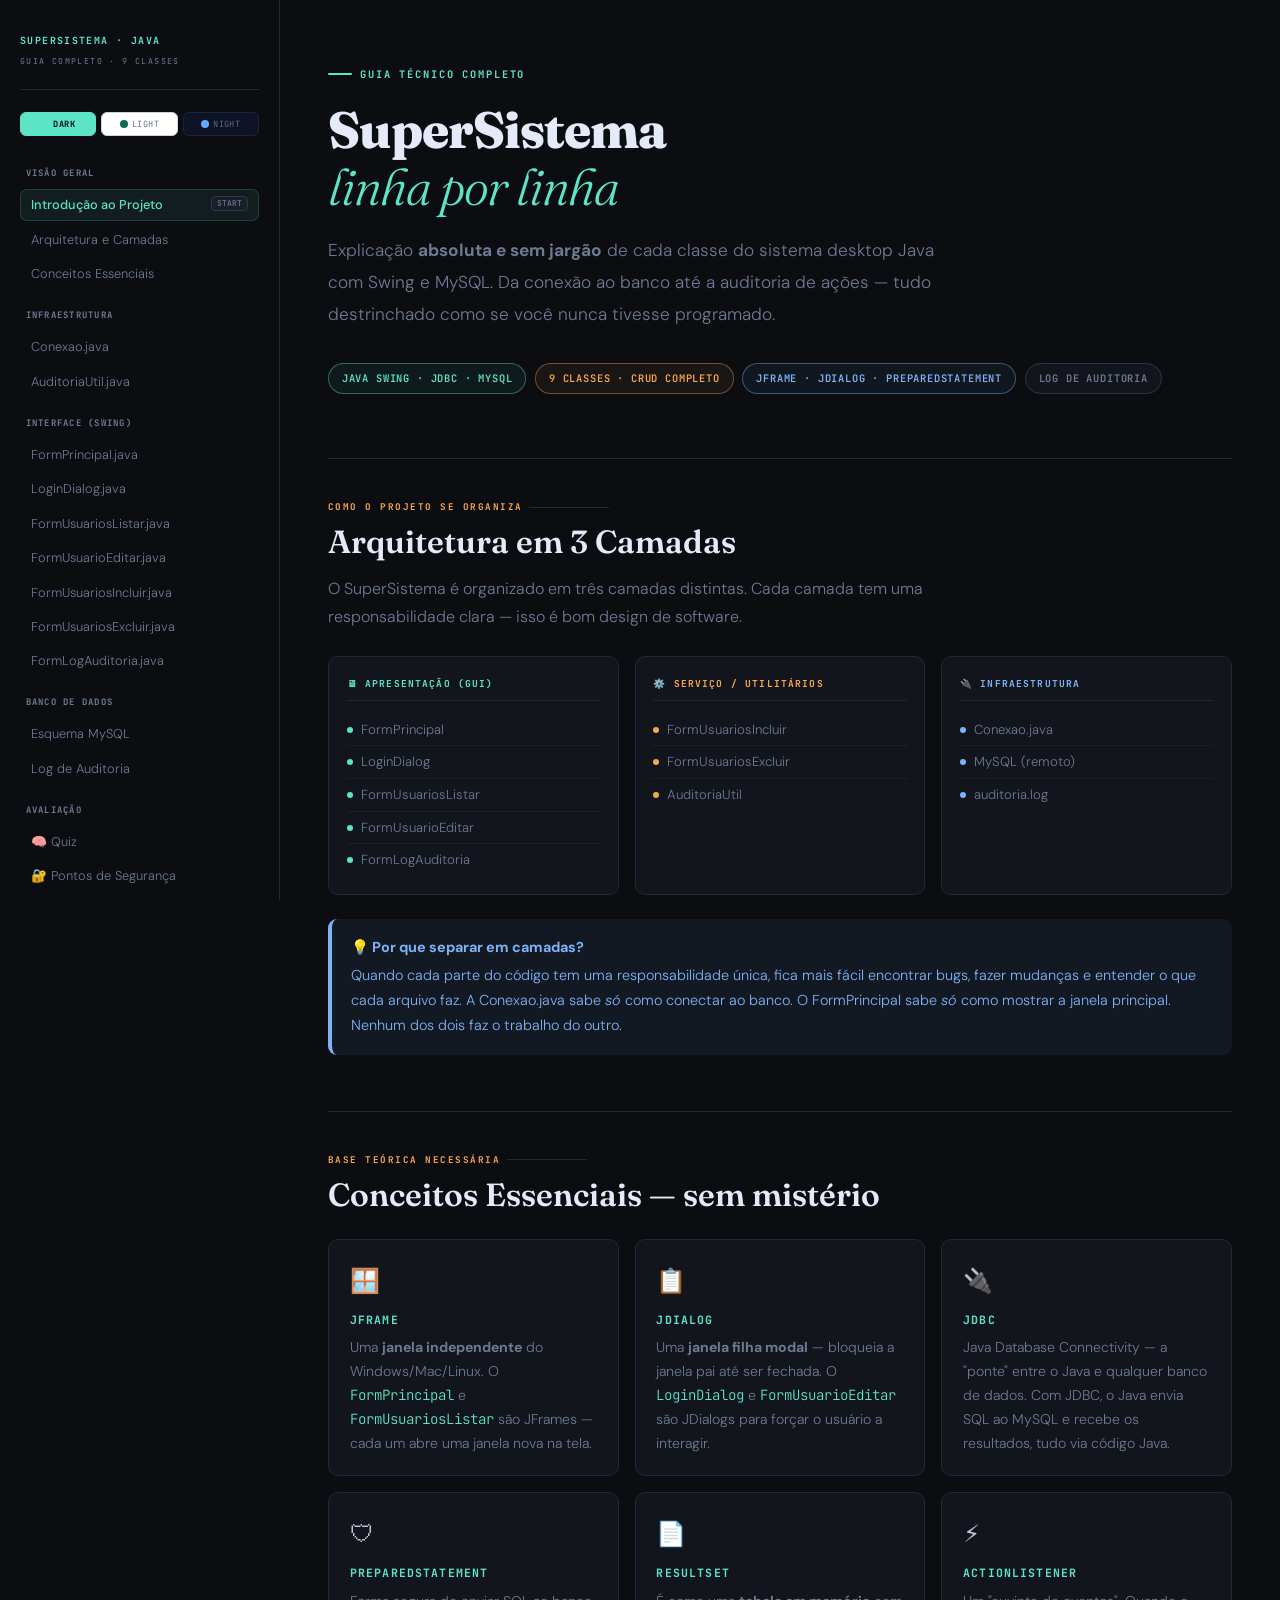
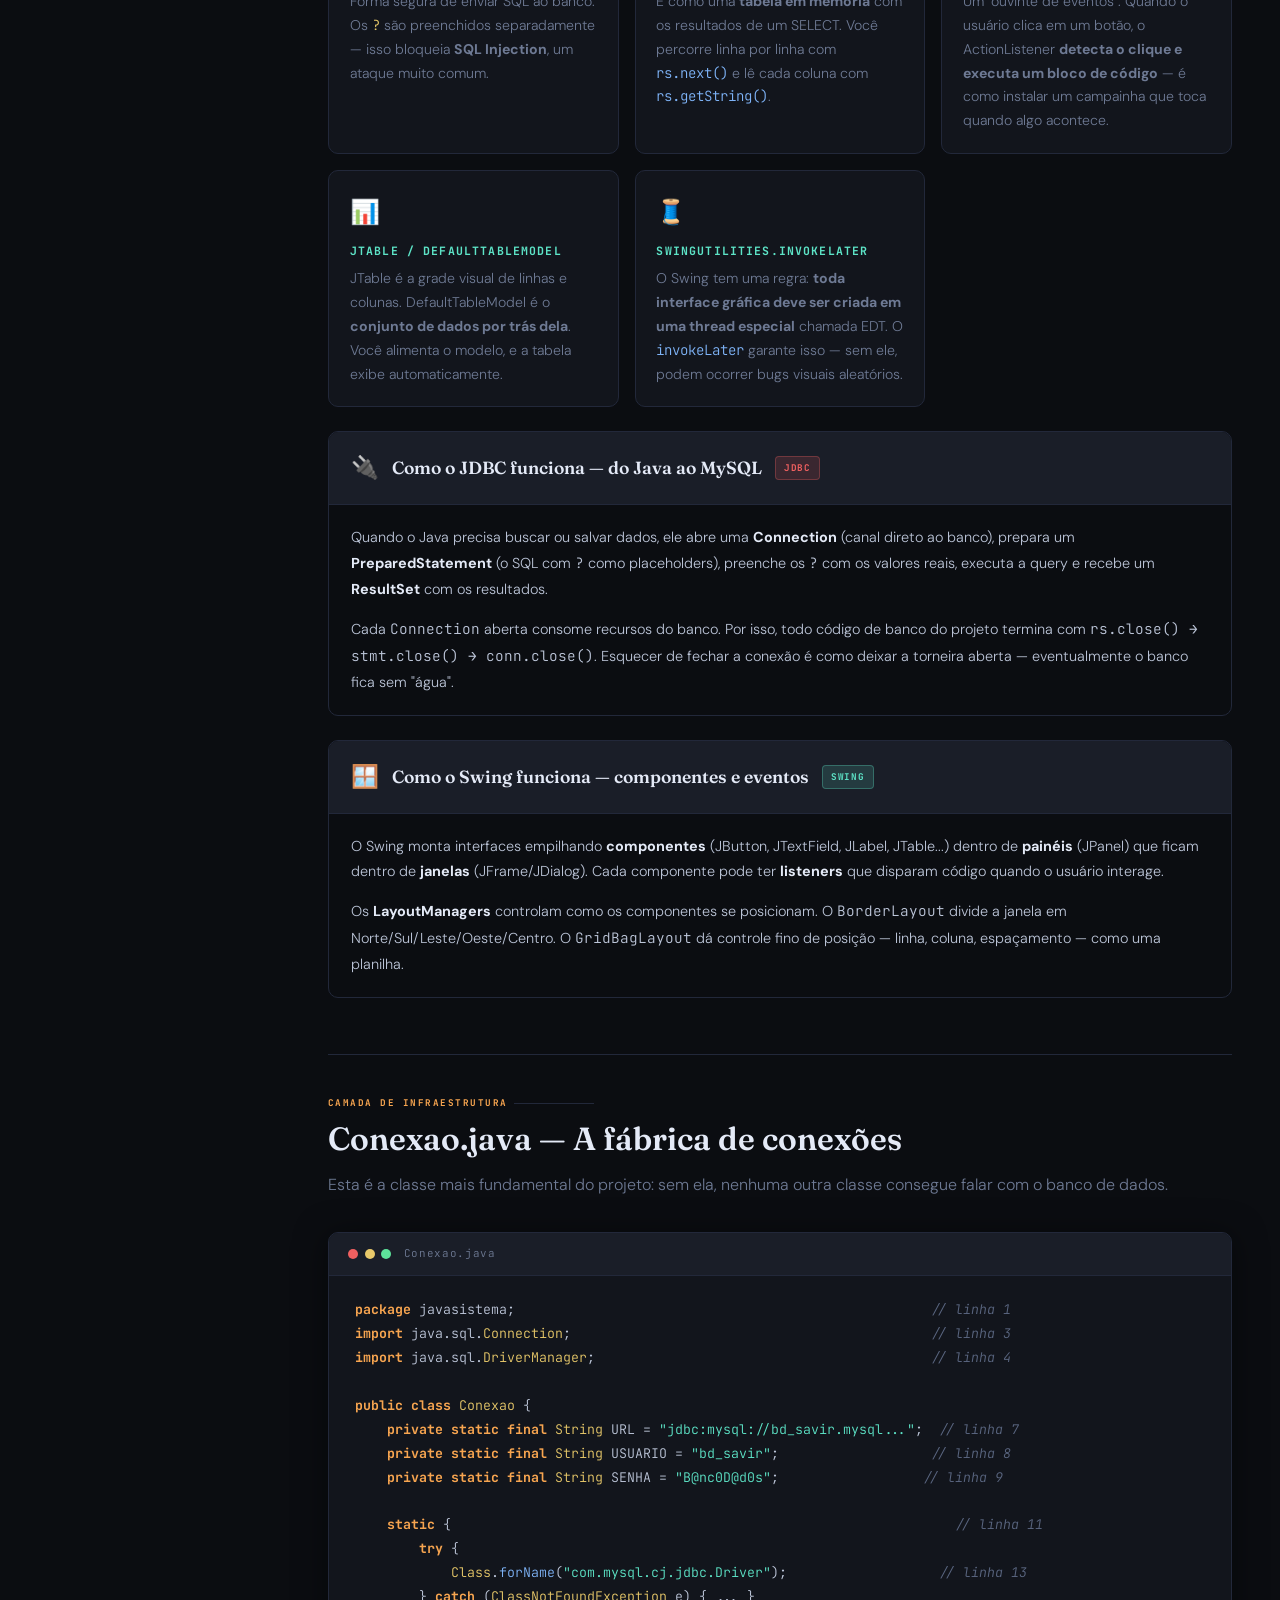
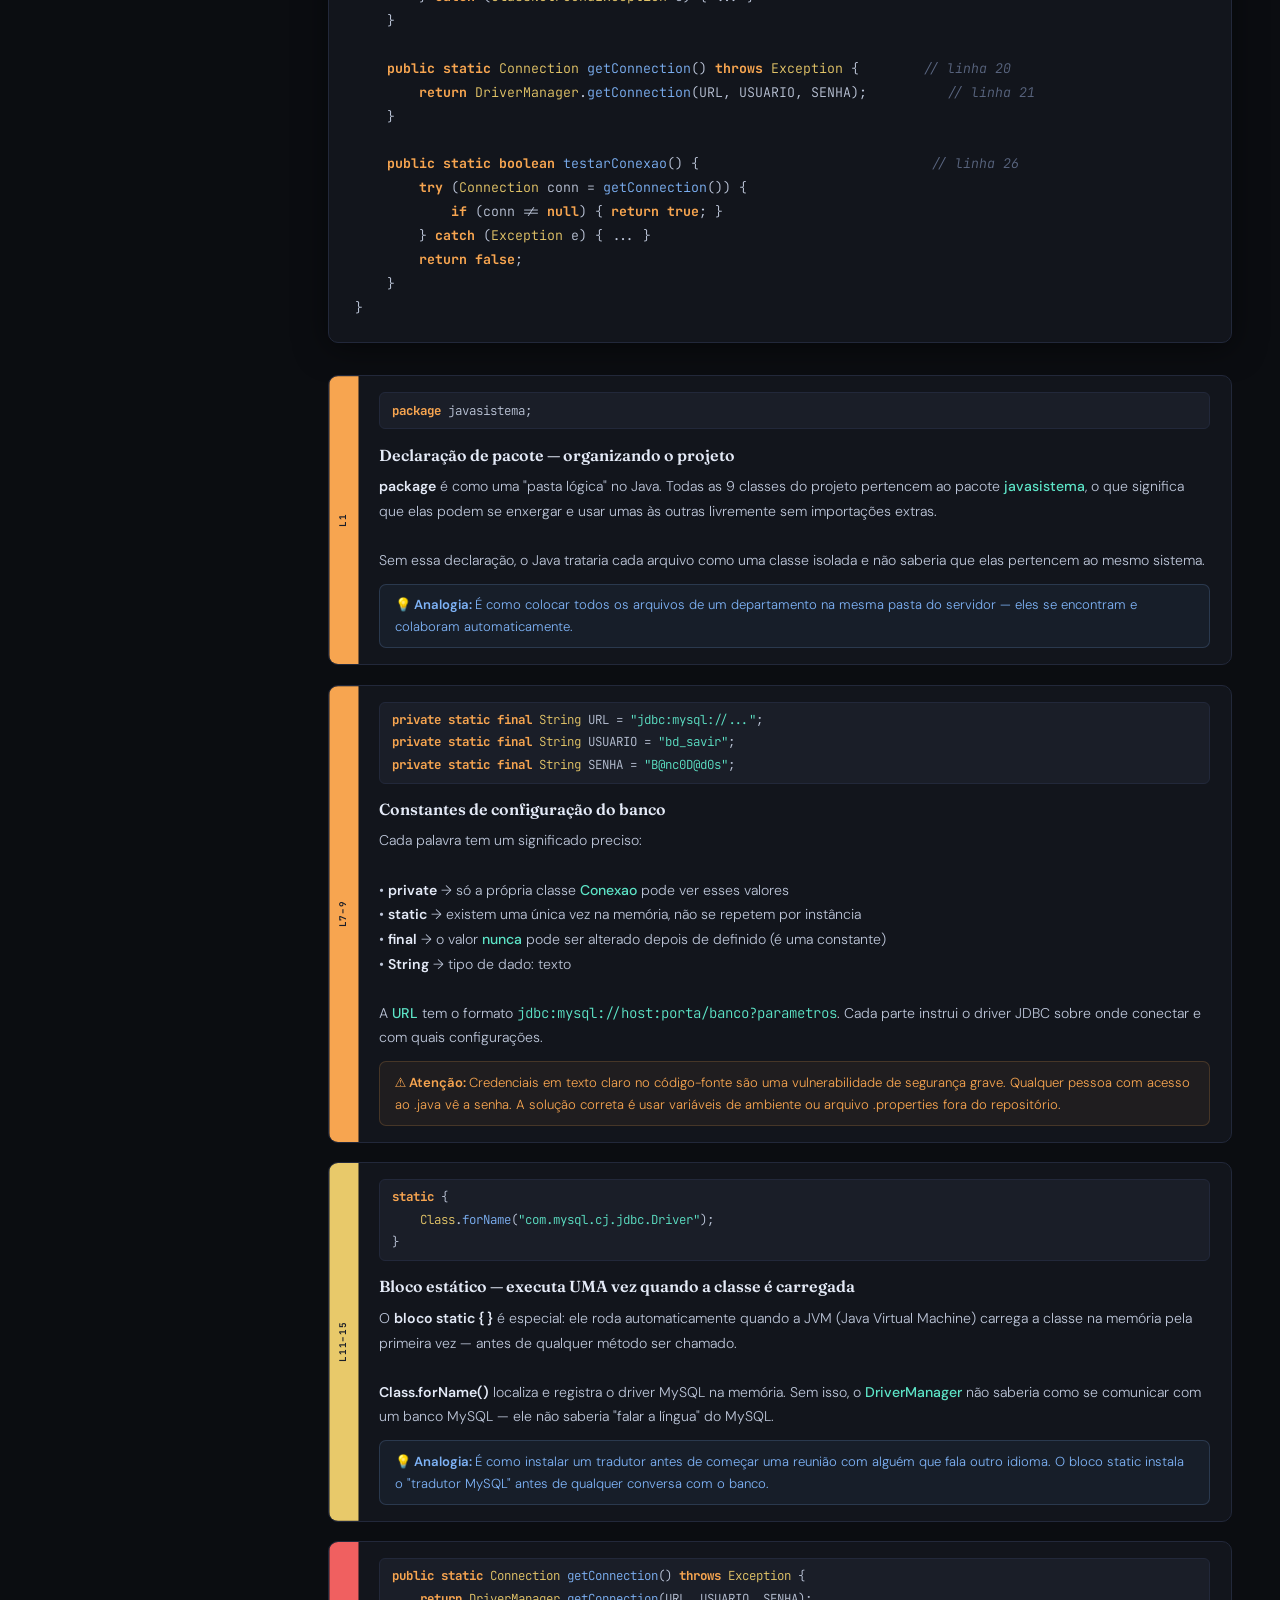
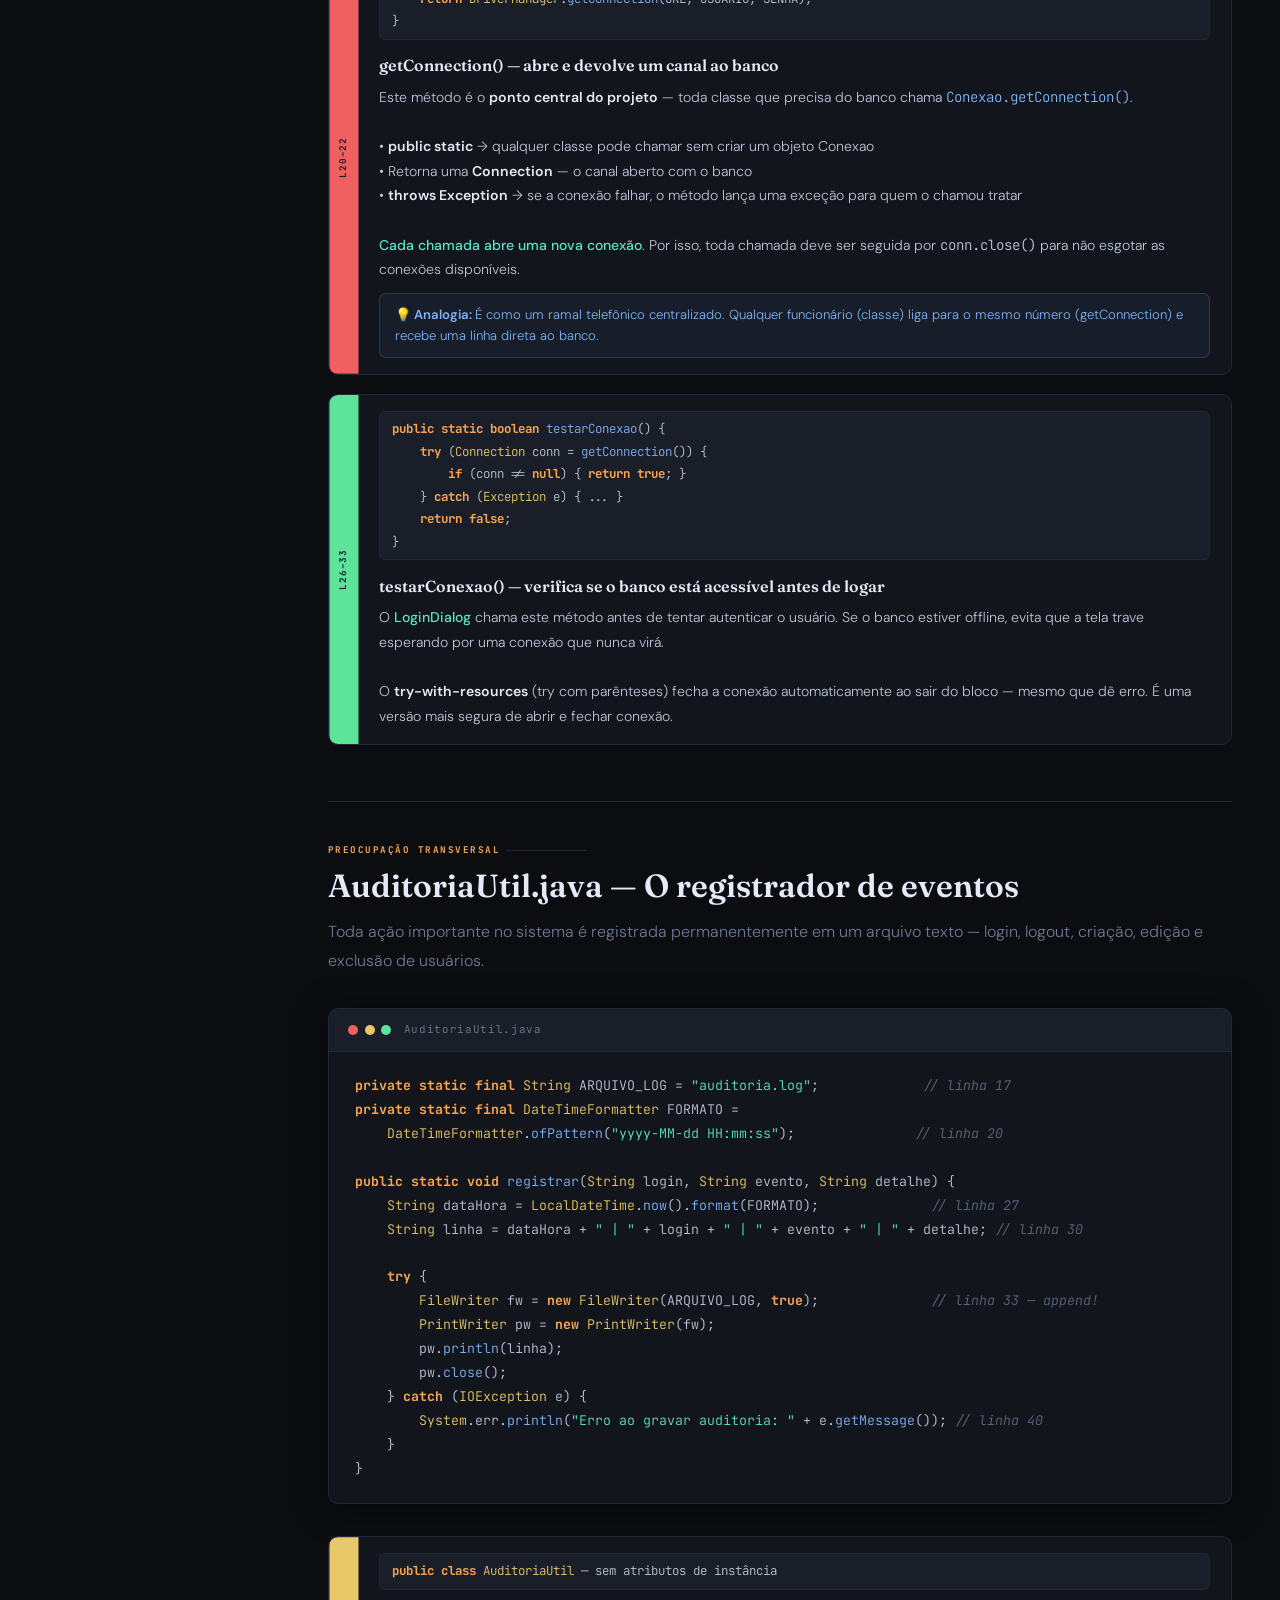
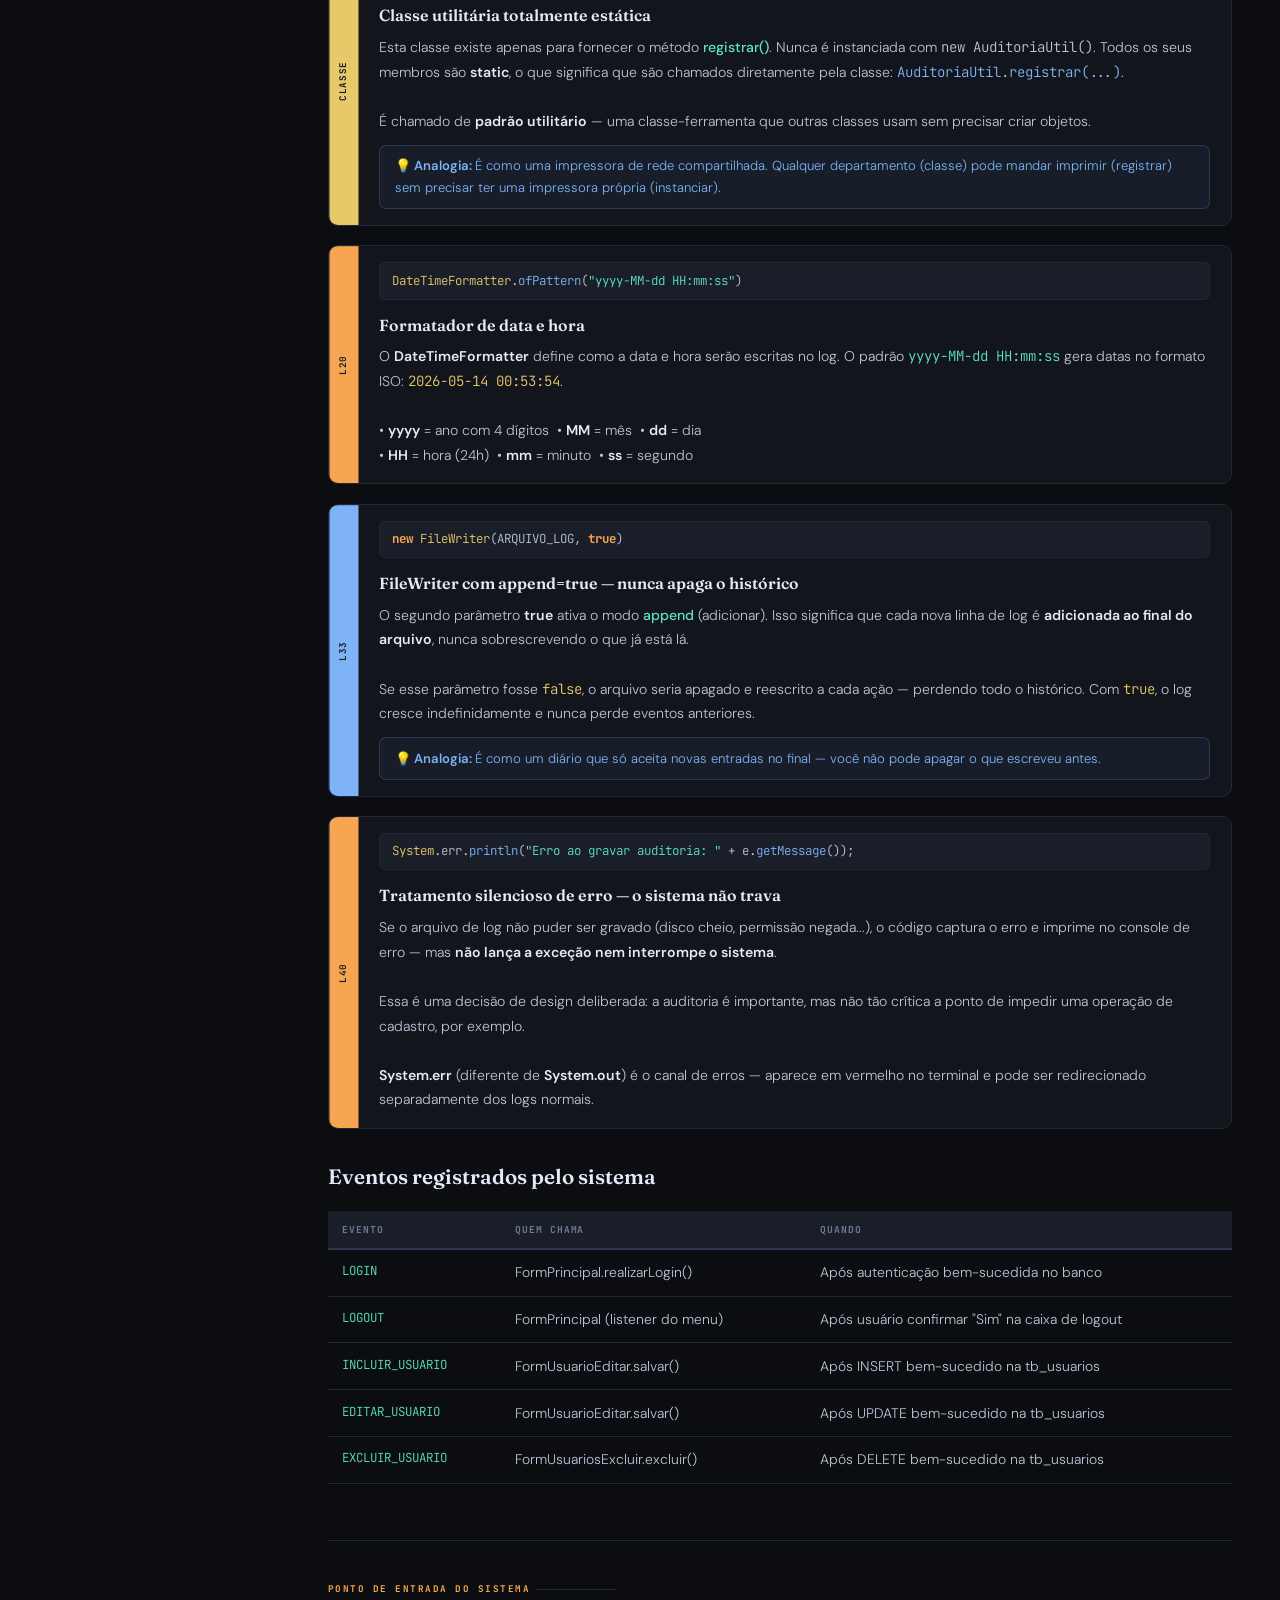
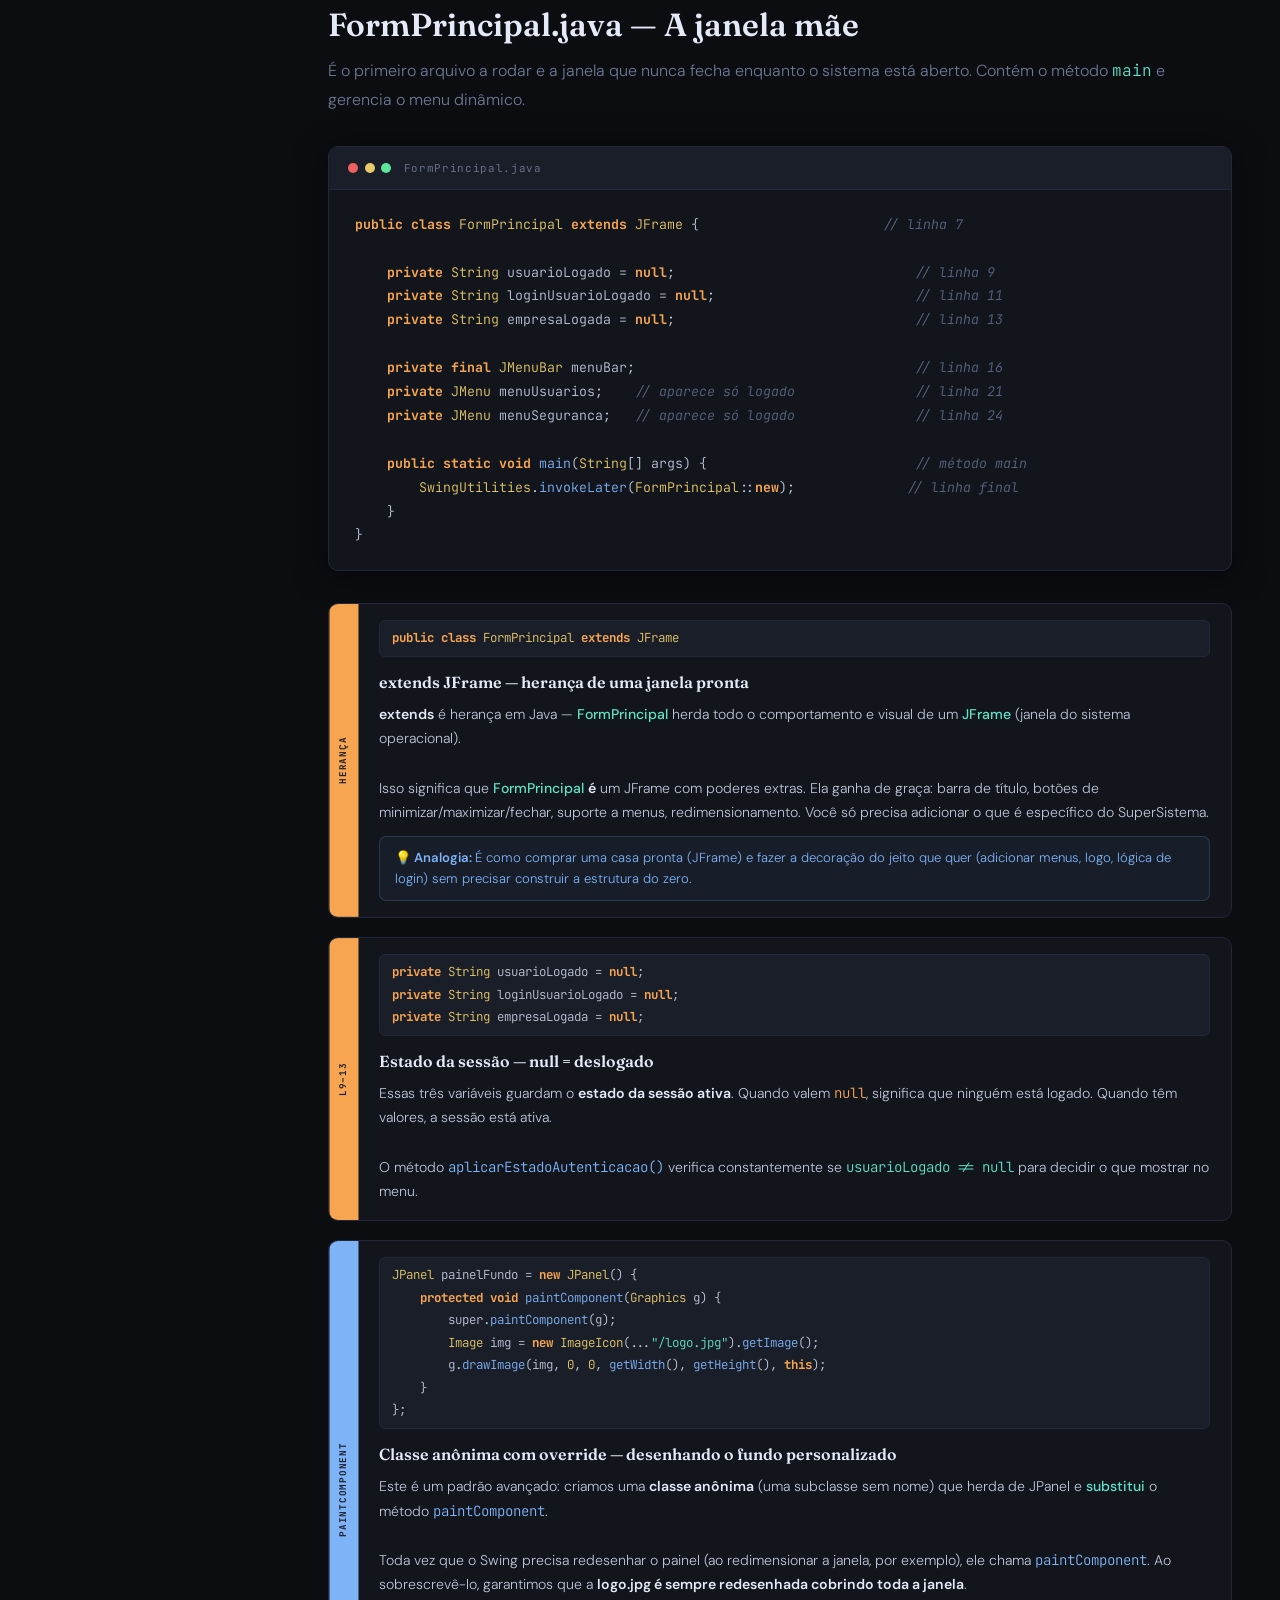
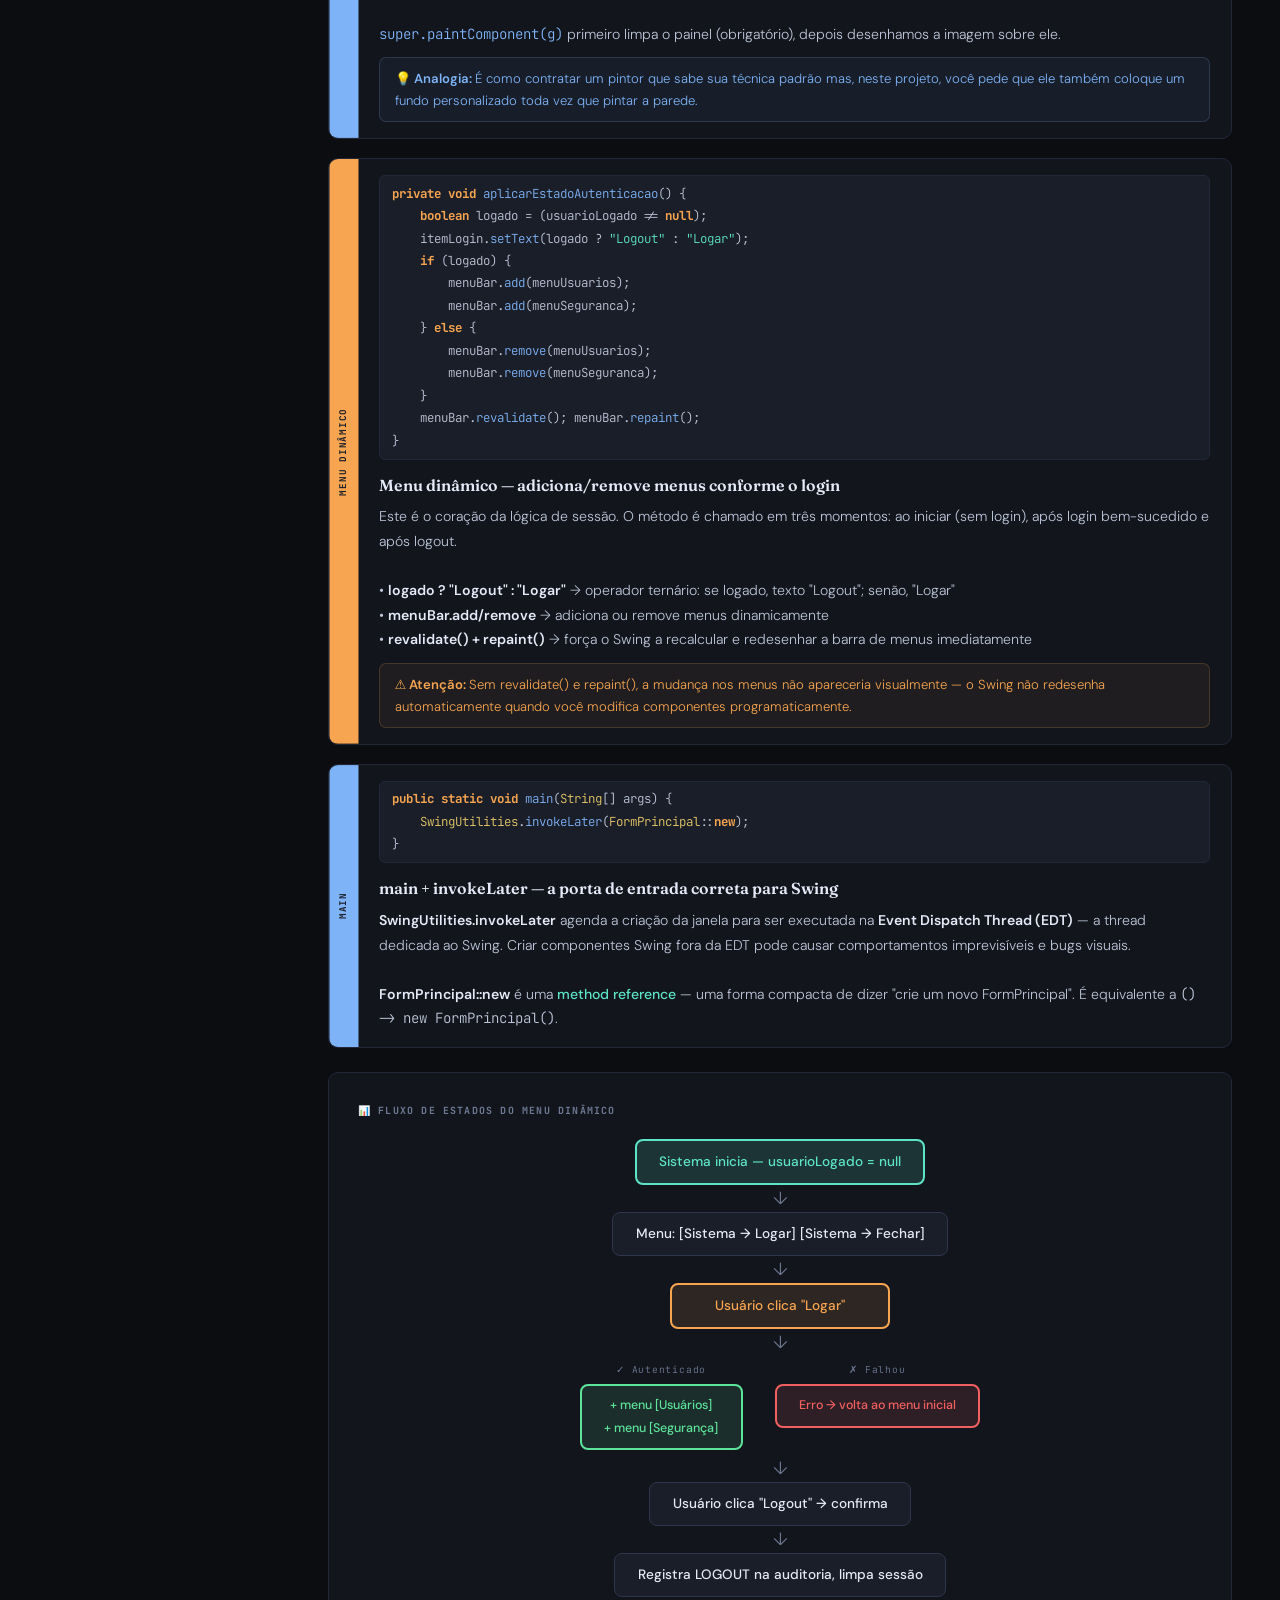
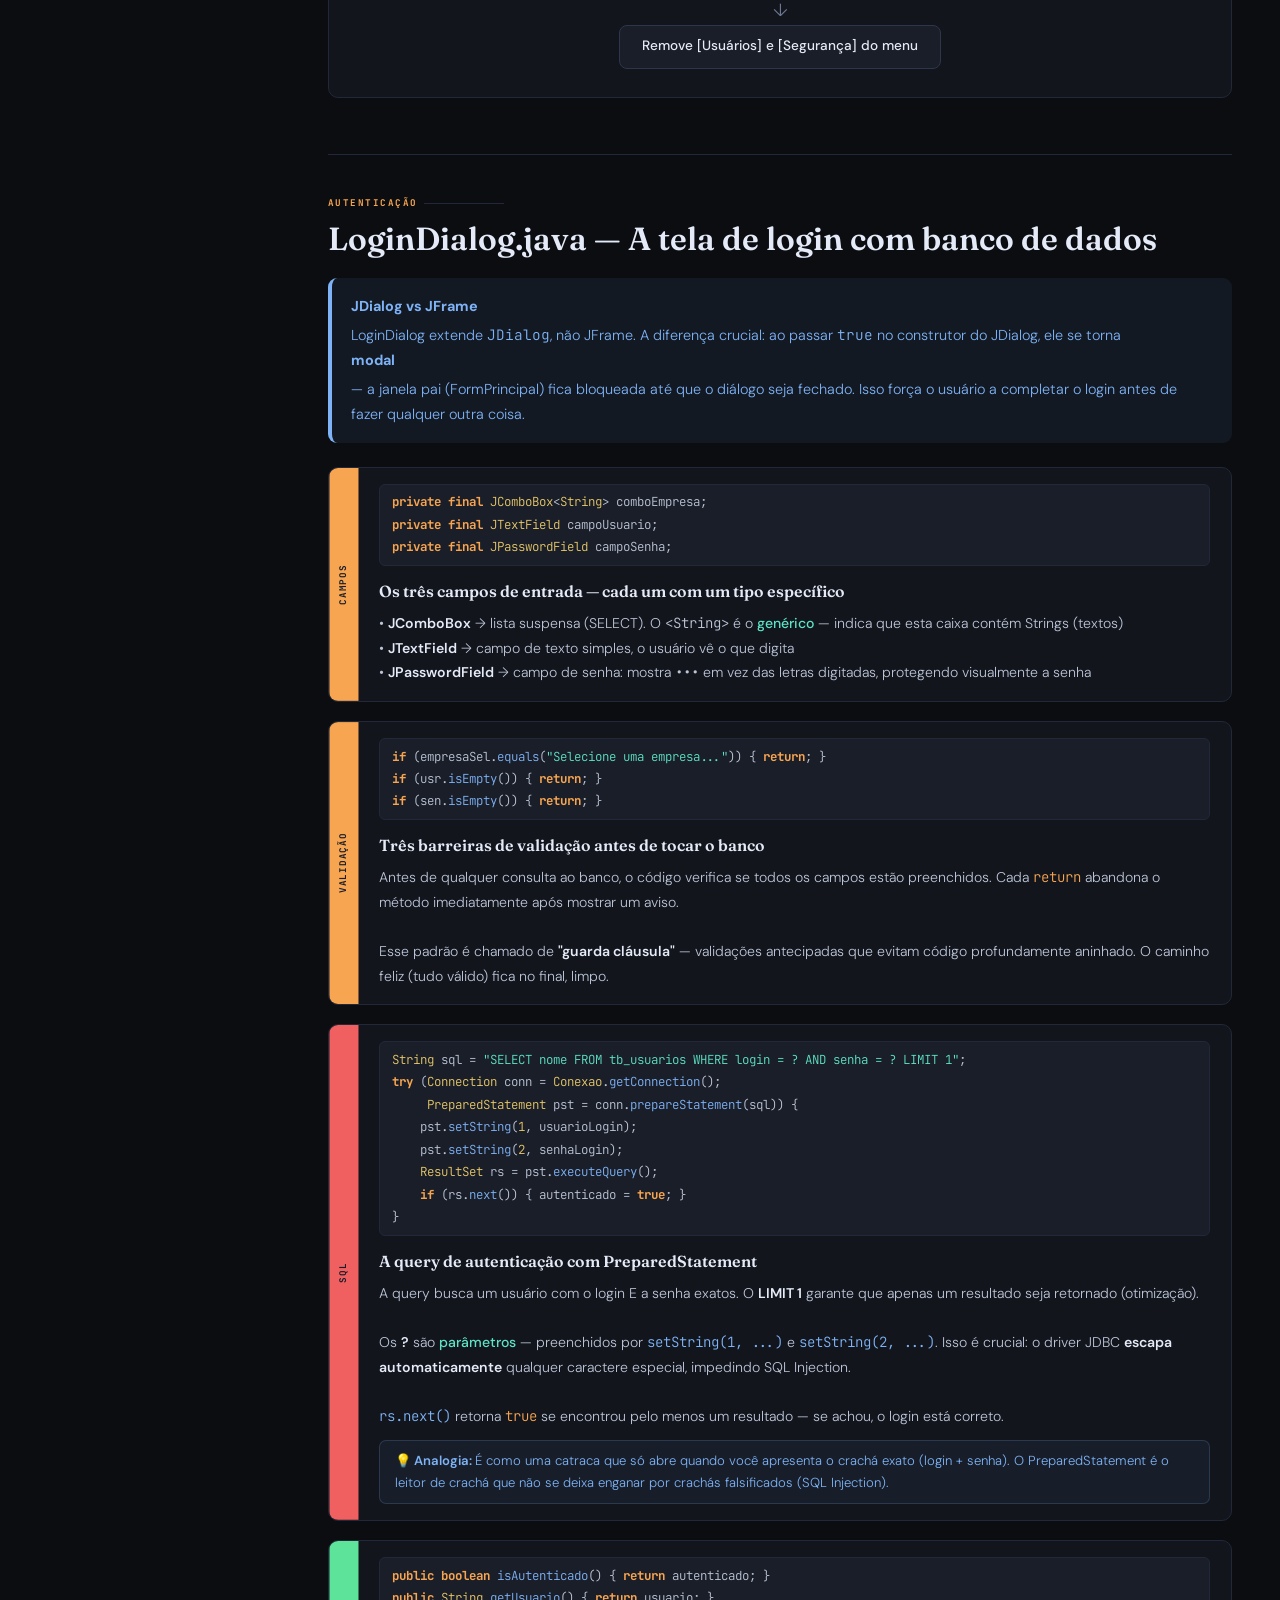
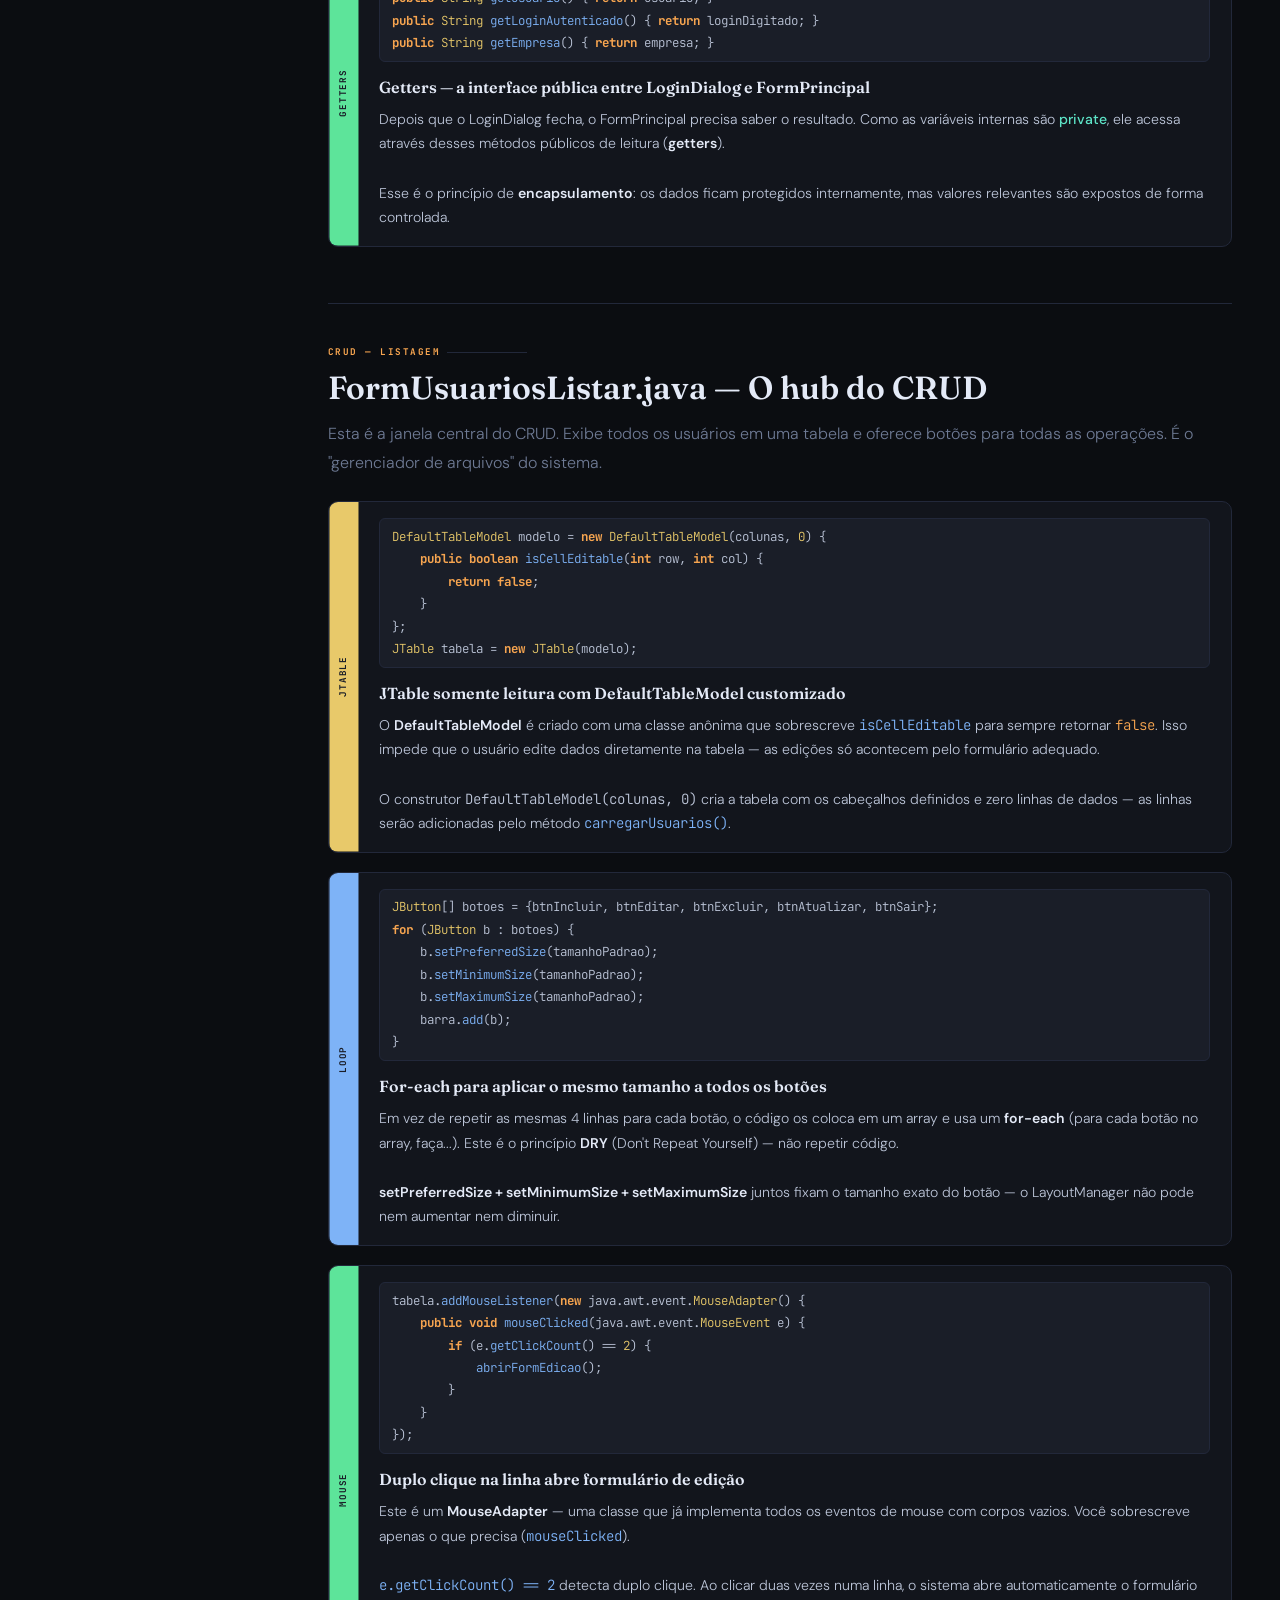
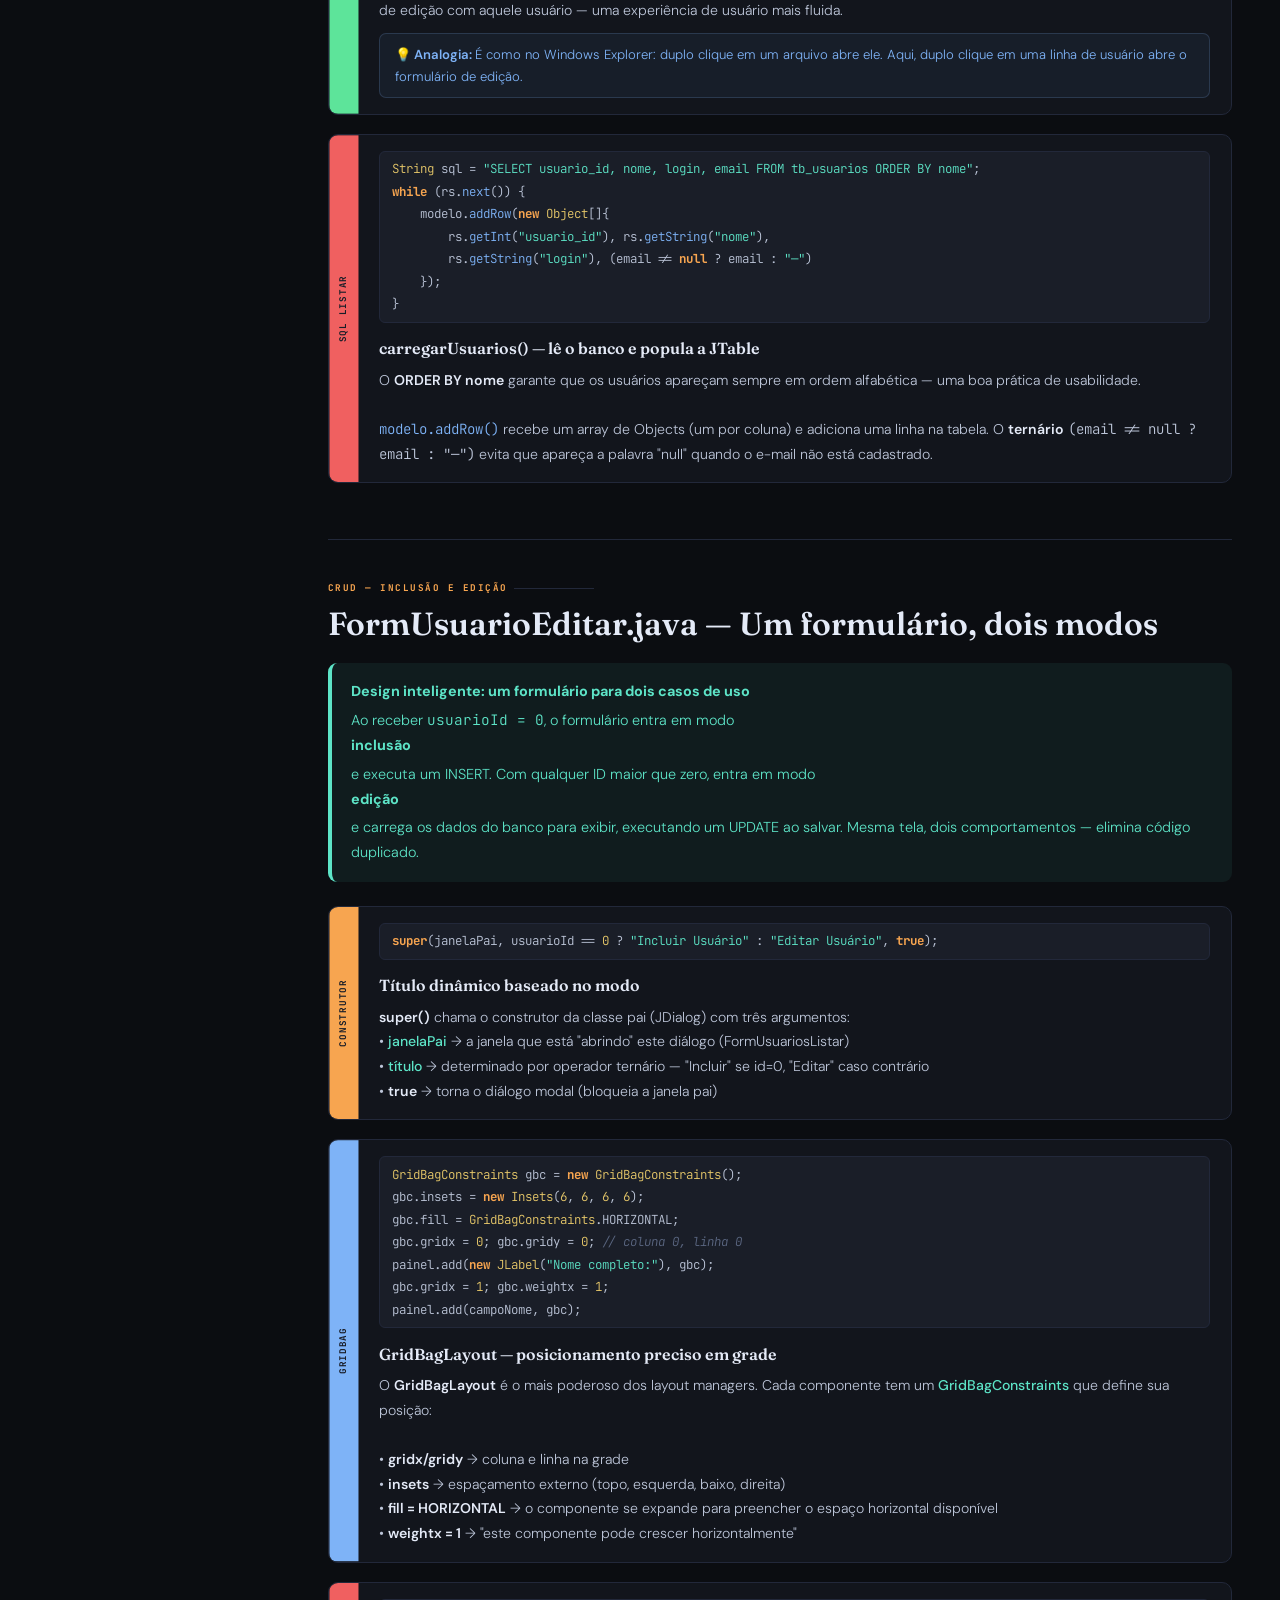
<file: index5.html>
<!DOCTYPE html>
<html lang="pt-BR" data-theme="dark">
<head>
<meta charset="UTF-8">
<meta name="viewport" content="width=device-width, initial-scale=1.0">
<title>SuperSistema — Guia Completo do Código Java</title>
<script>(function(){var t=localStorage.getItem('ss-theme')||'dark';document.documentElement.setAttribute('data-theme',t);})();</script>
<link rel="preconnect" href="https://fonts.googleapis.com">
<link href="https://fonts.googleapis.com/css2?family=Fraunces:ital,wght@0,300;0,600;0,800;1,300;1,600&family=JetBrains+Mono:wght@400;600;700&family=DM+Sans:wght@300;400;500;600&display=swap" rel="stylesheet">
<style>
/* ── THEME TOKENS ── */
:root,[data-theme="dark"]{
  --bg:#0b0d11;--bg2:#12151c;--bg3:#1a1e28;
  --border:#22283a;--border2:#2e364d;
  --text:#bcc5d8;--text-dim:#6e7a94;--text-head:#e4eaf7;
  --accent:#5de4c7;--accent2:#f7a550;--accent3:#7eb3f7;--accent4:#e8c96a;
  --danger:#f06060;--success:#5de49a;
  --kw:#f7a550;--fn:#7eb3f7;--str:#5de4c7;--num:#e8c96a;--cmt:#5a6680;
  --serif:'Fraunces',Georgia,serif;
  --mono:'JetBrains Mono','Fira Code',monospace;
  --sans:'DM Sans',system-ui,sans-serif;
  --r:10px;--shadow:0 4px 32px rgba(0,0,0,.5);
  --glow:0 0 32px rgba(93,228,199,.08);
}
[data-theme="light"]{
  --bg:#f0f2f8;--bg2:#ffffff;--bg3:#e4e8f4;
  --border:#ccd3e8;--border2:#b0bad4;
  --text:#3a4260;--text-dim:#6a7490;--text-head:#111828;
  --accent:#0a6b53;--accent2:#b84a0c;--accent3:#1a4ea0;--accent4:#7a5a00;
  --danger:#c01414;--success:#0a6b3a;
  --kw:#b84a0c;--fn:#1a4ea0;--str:#0a6b53;--num:#7a5a00;--cmt:#8a96b0;
  --glow:0 0 32px rgba(10,107,83,.06);--shadow:0 4px 32px rgba(0,0,0,.10);
}
[data-theme="midnight"]{
  --bg:#080b18;--bg2:#0e1225;--bg3:#141930;
  --border:#1c2240;--border2:#253060;
  --text:#a8b8e0;--text-dim:#5a6888;--text-head:#dce8ff;
  --accent:#60aaff;--accent2:#ff8844;--accent3:#80d4ff;--accent4:#ffd060;
  --danger:#ff6060;--success:#60ffaa;
  --kw:#ff8844;--fn:#80d4ff;--str:#60ffaa;--num:#ffd060;--cmt:#3a4a6a;
  --glow:0 0 40px rgba(96,170,255,.10);--shadow:0 4px 32px rgba(0,0,0,.7);
}
*,*::before,*::after{box-sizing:border-box;margin:0;padding:0}
html{scroll-behavior:smooth;font-size:16px}
body{background:var(--bg);color:var(--text);font-family:var(--sans);font-weight:300;line-height:1.8;-webkit-font-smoothing:antialiased;transition:background .22s,color .22s;}
#pbar{position:fixed;top:0;left:0;height:3px;width:0%;background:linear-gradient(90deg,var(--accent),var(--accent3));z-index:999;transition:width .08s linear;pointer-events:none;}
.shell{display:grid;grid-template-columns:280px 1fr;min-height:100vh;max-width:1360px;margin:0 auto;position:relative;}
.sidebar{position:sticky;top:0;height:100vh;overflow-y:auto;padding:2rem 1.25rem;border-right:1px solid var(--border);background:var(--bg);display:flex;flex-direction:column;gap:.15rem;scrollbar-width:thin;scrollbar-color:var(--border2) transparent;z-index:50;transition:background .22s,transform .25s;}
.sidebar::-webkit-scrollbar{width:3px}.sidebar::-webkit-scrollbar-thumb{background:var(--border2);border-radius:2px}
.logo{font-family:var(--mono);font-size:.62rem;font-weight:700;color:var(--accent);letter-spacing:.14em;text-transform:uppercase;margin-bottom:1.2rem;padding-bottom:1.2rem;border-bottom:1px solid var(--border);line-height:1.9;}
.logo small{color:var(--text-dim);font-weight:400;display:block;margin-top:.2rem}
.themes{display:grid;grid-template-columns:1fr 1fr 1fr;gap:.3rem;margin-bottom:.8rem}
.t-btn{padding:.32rem .2rem;font-family:var(--mono);font-size:.54rem;letter-spacing:.05em;text-transform:uppercase;border-radius:6px;cursor:pointer;border:1px solid var(--border);background:var(--bg2);color:var(--text-dim);transition:all .15s;display:flex;align-items:center;justify-content:center;gap:.25rem;}
.t-btn:hover{border-color:var(--accent);color:var(--text-head);background:var(--bg3)}.t-btn.on{background:var(--accent);border-color:var(--accent);color:var(--bg);font-weight:700}
.t-swatch{width:8px;height:8px;border-radius:50%}
.nav-section{font-family:var(--mono);font-size:.56rem;font-weight:700;color:var(--text-dim);letter-spacing:.14em;text-transform:uppercase;margin:.9rem 0 .35rem .35rem}
.nav-link{display:block;padding:.38rem .65rem;border-radius:7px;font-family:var(--sans);font-size:.8rem;color:var(--text-dim);text-decoration:none;border:1px solid transparent;transition:all .14s;line-height:1.4;}
.nav-link:hover{background:var(--bg3);color:var(--text-head);border-color:var(--border)}
.nav-link.active{background:rgba(93,228,199,.08);color:var(--accent);border-color:rgba(93,228,199,.18);font-weight:500}
.nav-link .badge{float:right;font-family:var(--mono);font-size:.5rem;background:var(--bg3);border:1px solid var(--border2);color:var(--text-dim);padding:.05rem .3rem;border-radius:4px;}
main{padding:3.5rem 3rem 5rem;min-width:0}
.hero{margin-bottom:4rem}
.hero-tag{font-family:var(--mono);font-size:.65rem;font-weight:700;color:var(--accent);letter-spacing:.18em;text-transform:uppercase;display:inline-flex;align-items:center;gap:.5rem;margin-bottom:1.1rem;}
.hero-tag::before{content:'';width:24px;height:2px;background:var(--accent);border-radius:2px;}
h1{font-family:var(--serif);font-size:3.2rem;font-weight:800;color:var(--text-head);line-height:1.12;margin-bottom:1.2rem;letter-spacing:-.02em;}
h1 em{color:var(--accent);font-style:italic;font-weight:300}
.hero-desc{font-size:1.08rem;color:var(--text-dim);max-width:640px;margin-bottom:2rem;line-height:1.85}
.hero-chips{display:flex;flex-wrap:wrap;gap:.55rem}
.chip{font-family:var(--mono);font-size:.65rem;font-weight:600;letter-spacing:.08em;text-transform:uppercase;padding:.32rem .8rem;border-radius:20px;border:1px solid var(--border2);color:var(--text-dim);background:var(--bg2);}
.chip-a{border-color:rgba(93,228,199,.4);color:var(--accent);background:rgba(93,228,199,.06)}
.chip-o{border-color:rgba(247,165,80,.4);color:var(--accent2);background:rgba(247,165,80,.06)}
.chip-b{border-color:rgba(126,179,247,.4);color:var(--accent3);background:rgba(126,179,247,.06)}
.sec{margin-bottom:3.5rem;scroll-margin-top:2rem}
.sec-tag{font-family:var(--mono);font-size:.58rem;font-weight:700;color:var(--accent2);letter-spacing:.16em;text-transform:uppercase;margin-bottom:.5rem;display:flex;align-items:center;gap:.4rem;}
.sec-tag::after{content:'';flex:1;height:1px;background:var(--border);max-width:80px}
h2{font-family:var(--serif);font-size:2rem;font-weight:600;color:var(--text-head);line-height:1.2;margin-bottom:.8rem;}
h3{font-family:var(--serif);font-size:1.3rem;font-weight:600;color:var(--text-head);margin-bottom:.5rem;}
.concept-grid{display:grid;grid-template-columns:repeat(auto-fill,minmax(240px,1fr));gap:1rem;margin:1.5rem 0}
.concept-card{background:var(--bg2);border:1px solid var(--border);border-radius:var(--r);padding:1.2rem 1.3rem;transition:border-color .2s,box-shadow .2s;}
.concept-card:hover{border-color:var(--accent);box-shadow:var(--glow)}
.cc-icon{font-size:1.5rem;margin-bottom:.5rem}.cc-title{font-family:var(--mono);font-size:.72rem;font-weight:700;color:var(--accent);letter-spacing:.1em;text-transform:uppercase;margin-bottom:.35rem}
.cc-body{font-size:.88rem;color:var(--text-dim);line-height:1.7}
.code-block{background:var(--bg2);border:1px solid var(--border);border-radius:var(--r);overflow:hidden;margin:2rem 0;box-shadow:var(--shadow);}
.code-block-head{display:flex;align-items:center;gap:.6rem;padding:.7rem 1.2rem;border-bottom:1px solid var(--border);background:var(--bg3);}
.cb-dots{display:flex;gap:.4rem}.cb-dot{width:10px;height:10px;border-radius:50%}
.cb-dot-r{background:#f06060}.cb-dot-y{background:#e8c96a}.cb-dot-g{background:#5de49a}
.cb-filename{font-family:var(--mono);font-size:.68rem;color:var(--text-dim);letter-spacing:.06em;margin-left:.2rem}
.code-scroll{overflow-x:auto;padding:1.4rem 1.6rem}
pre{font-family:var(--mono);font-size:.83rem;line-height:1.8;tab-size:4}
.kw{color:var(--kw);font-weight:700}.fn{color:var(--fn)}.str{color:var(--str)}.num{color:var(--num)}.cmt{color:var(--cmt);font-style:italic}.cls{color:var(--accent4)}.op{color:var(--text-dim)}
.line-cards{display:flex;flex-direction:column;gap:1.2rem;margin:1.5rem 0}
.lc{display:grid;grid-template-columns:auto 1fr;gap:0;background:var(--bg2);border:1px solid var(--border);border-radius:var(--r);overflow:hidden;transition:border-color .18s,box-shadow .18s;}
.lc:hover{border-color:var(--border2);box-shadow:0 2px 18px rgba(0,0,0,.25)}
.lc-num{writing-mode:vertical-lr;text-orientation:mixed;transform:rotate(180deg);font-family:var(--mono);font-size:.58rem;font-weight:700;color:var(--bg3);background:var(--accent);display:flex;align-items:center;justify-content:center;padding:.6rem .4rem;letter-spacing:.08em;min-width:28px;text-transform:uppercase;}
.lc-num.kw-num{background:var(--kw)}.lc-num.fn-num{background:var(--fn)}.lc-num.loop-num{background:var(--accent3)}.lc-num.cmt-num{background:var(--cmt)}.lc-num.if-num{background:var(--accent2)}.lc-num.sw-num{background:var(--accent4)}.lc-num.db-num{background:var(--danger)}.lc-num.ev-num{background:var(--success)}
.lc-body{padding:1rem 1.3rem}
.lc-code{font-family:var(--mono);font-size:.78rem;background:var(--bg3);border:1px solid var(--border);border-radius:6px;padding:.4rem .75rem;margin-bottom:.7rem;overflow-x:auto;white-space:pre;}
.lc-title{font-family:var(--serif);font-size:1rem;font-weight:600;color:var(--text-head);margin-bottom:.3rem}
.lc-exp{font-size:.88rem;color:var(--text);line-height:1.75}
.lc-exp strong{color:var(--text-head);font-weight:600}.lc-exp em{color:var(--accent);font-style:normal;font-weight:500}
.lc-analogy{margin-top:.7rem;padding:.6rem .9rem;background:rgba(126,179,247,.06);border:1px solid rgba(126,179,247,.18);border-radius:7px;font-size:.82rem;color:var(--accent3);line-height:1.65;}
.lc-analogy::before{content:'💡 Analogia: ';font-weight:600}
.lc-warn{margin-top:.7rem;padding:.6rem .9rem;background:rgba(247,165,80,.06);border:1px solid rgba(247,165,80,.18);border-radius:7px;font-size:.82rem;color:var(--accent2);line-height:1.65;}
.lc-warn::before{content:'⚠ Atenção: ';font-weight:600}
.pillar{border:1px solid var(--border);border-radius:var(--r);overflow:hidden;margin:1.5rem 0;}
.pillar-head{padding:1rem 1.4rem;background:var(--bg3);border-bottom:1px solid var(--border);display:flex;align-items:center;gap:.8rem;}
.pillar-icon{font-size:1.4rem}.pillar-title{font-family:var(--serif);font-size:1.1rem;font-weight:600;color:var(--text-head)}
.pillar-tag{font-family:var(--mono);font-size:.58rem;font-weight:700;padding:.18rem .5rem;border-radius:4px;letter-spacing:.08em;text-transform:uppercase;}
.tag-jdbc{background:rgba(240,96,96,.15);color:var(--danger);border:1px solid rgba(240,96,96,.3)}
.tag-swing{background:rgba(93,228,199,.15);color:var(--accent);border:1px solid rgba(93,228,199,.3)}
.tag-static{background:rgba(232,201,106,.15);color:var(--accent4);border:1px solid rgba(232,201,106,.3)}
.tag-event{background:rgba(126,179,247,.15);color:var(--accent3);border:1px solid rgba(126,179,247,.3)}
.tag-sql{background:rgba(247,165,80,.15);color:var(--accent2);border:1px solid rgba(247,165,80,.3)}
.tag-modal{background:rgba(93,228,154,.15);color:var(--success);border:1px solid rgba(93,228,154,.3)}
.pillar-body{padding:1.2rem 1.4rem;font-size:.9rem;line-height:1.8}
.pillar-body p+p{margin-top:.8rem}.pillar-body strong{color:var(--text-head)}
.flow{background:var(--bg2);border:1px solid var(--border);border-radius:var(--r);padding:1.8rem;margin:1.5rem 0;overflow-x:auto;}
.flow-title{font-family:var(--mono);font-size:.62rem;font-weight:700;color:var(--text-dim);letter-spacing:.12em;text-transform:uppercase;margin-bottom:1.2rem}
.flow-diagram{display:flex;flex-direction:column;align-items:center;gap:.3rem}
.flow-box{padding:.55rem 1.4rem;border-radius:8px;font-family:var(--sans);font-size:.85rem;text-align:center;min-width:220px;font-weight:500;}
.fb-start{background:rgba(93,228,199,.15);border:2px solid var(--accent);color:var(--accent)}
.fb-proc{background:var(--bg3);border:1px solid var(--border2);color:var(--text-head)}
.fb-dec{background:rgba(247,165,80,.12);border:2px solid var(--accent2);color:var(--accent2);padding:.55rem 2rem;}
.fb-end{background:rgba(240,96,96,.12);border:2px solid var(--danger);color:var(--danger)}
.fb-ok{background:rgba(93,228,154,.12);border:2px solid var(--success);color:var(--success)}
.flow-arrow{font-size:1.1rem;color:var(--text-dim);line-height:1}
.flow-branch{display:flex;gap:2rem;align-items:flex-start;margin:.3rem 0}
.flow-branch-item{display:flex;flex-direction:column;align-items:center;gap:.3rem}
.flow-label{font-family:var(--mono);font-size:.6rem;color:var(--text-dim);letter-spacing:.08em}
.arch-grid{display:grid;grid-template-columns:1fr 1fr 1fr;gap:1rem;margin:1.5rem 0}
.arch-layer{background:var(--bg2);border:1px solid var(--border);border-radius:var(--r);padding:1.1rem;transition:border-color .2s;}
.arch-layer:hover{border-color:var(--accent2)}
.arch-title{font-family:var(--mono);font-size:.6rem;font-weight:700;letter-spacing:.12em;text-transform:uppercase;margin-bottom:.8rem;padding-bottom:.5rem;border-bottom:1px solid var(--border);}
.arch-item{font-size:.82rem;color:var(--text-dim);padding:.25rem 0;border-bottom:1px dotted var(--border);display:flex;align-items:center;gap:.5rem;}
.arch-item:last-child{border-bottom:none}
.arch-dot{width:6px;height:6px;border-radius:50%;flex-shrink:0}
.security-grid{display:grid;grid-template-columns:1fr 1fr;gap:1.2rem;margin:1.5rem 0}
.sec-card{background:var(--bg2);border:1px solid var(--border);border-radius:var(--r);padding:1.3rem;transition:border-color .2s;}
.sec-card:hover{border-color:var(--border2)}
.sec-card h4{font-family:var(--serif);font-size:1rem;font-weight:600;color:var(--text-head);margin-bottom:.5rem}
.sec-card p{font-size:.87rem;color:var(--text-dim);line-height:1.7}
.sec-card .sc-icon{font-size:1.6rem;margin-bottom:.6rem;display:block}
.quiz-box{background:var(--bg2);border:1px solid var(--border2);border-radius:var(--r);padding:1.8rem;margin:1.5rem 0;}
.quiz-q{font-family:var(--serif);font-size:1.1rem;font-weight:600;color:var(--text-head);margin-bottom:1.1rem}
.quiz-opts{display:flex;flex-direction:column;gap:.55rem}
.quiz-opt{display:flex;align-items:flex-start;gap:.75rem;padding:.75rem 1rem;background:var(--bg3);border:1px solid var(--border);border-radius:8px;cursor:pointer;transition:all .15s;font-size:.9rem;color:var(--text);}
.quiz-opt:hover{border-color:var(--accent);color:var(--text-head);background:rgba(93,228,199,.06)}
.quiz-opt.correct{border-color:var(--success);background:rgba(93,228,154,.08);color:var(--success)}
.quiz-opt.wrong{border-color:var(--danger);background:rgba(240,96,96,.07);color:var(--danger)}
.quiz-opt-num{font-family:var(--mono);font-size:.65rem;font-weight:700;width:22px;height:22px;border-radius:50%;background:var(--border2);color:var(--text-dim);display:flex;align-items:center;justify-content:center;flex-shrink:0;margin-top:1px;}
.quiz-feedback{margin-top:1rem;padding:.8rem 1rem;border-radius:8px;font-size:.88rem;display:none;line-height:1.65;}
.quiz-feedback.show{display:block}
.qf-ok{background:rgba(93,228,154,.08);border:1px solid var(--success);color:var(--success)}
.qf-no{background:rgba(240,96,96,.07);border:1px solid var(--danger);color:var(--danger)}
.tabs{display:flex;gap:.4rem;margin-bottom:1.2rem;flex-wrap:wrap}
.tab-btn{padding:.4rem 1rem;font-family:var(--mono);font-size:.68rem;font-weight:600;letter-spacing:.07em;text-transform:uppercase;border-radius:7px;cursor:pointer;border:1px solid var(--border);background:var(--bg2);color:var(--text-dim);transition:all .14s;}
.tab-btn:hover{border-color:var(--accent);color:var(--accent);background:rgba(93,228,199,.06)}
.tab-btn.on{background:var(--accent);border-color:var(--accent);color:var(--bg);font-weight:700}
.tab-pane{display:none}.tab-pane.on{display:block}
.callout{padding:1rem 1.2rem;border-radius:9px;margin:1.2rem 0;font-size:.9rem;line-height:1.75;border-left:4px solid;}
.c-info{border-color:var(--accent3);background:rgba(126,179,247,.07);color:var(--accent3)}
.c-warn{border-color:var(--accent2);background:rgba(247,165,80,.07);color:var(--accent2)}
.c-tip{border-color:var(--accent);background:rgba(93,228,199,.07);color:var(--accent)}
.c-danger{border-color:var(--danger);background:rgba(240,96,96,.07);color:var(--danger)}
.callout strong{font-weight:700;display:block;margin-bottom:.2rem}
.mob-header{display:none;position:sticky;top:0;z-index:110;background:var(--bg);border-bottom:1px solid var(--border);padding:.8rem 1.25rem;align-items:center;justify-content:space-between;}
.mob-title{font-family:var(--mono);font-size:.64rem;color:var(--accent);letter-spacing:.1em;text-transform:uppercase}
.ham{background:none;border:1px solid var(--border);border-radius:7px;padding:.45rem .55rem;cursor:pointer;color:var(--text);display:flex;flex-direction:column;gap:4px;align-items:center;transition:all .15s;}
.ham:hover{border-color:var(--accent);color:var(--accent)}
.ham span{display:block;width:17px;height:1.5px;background:currentColor;transition:transform .2s,opacity .2s;transform-origin:center}
.ham.on span:nth-child(1){transform:translateY(5.5px) rotate(45deg)}.ham.on span:nth-child(2){opacity:0}.ham.on span:nth-child(3){transform:translateY(-5.5px) rotate(-45deg)}
#overlay{display:none;position:fixed;inset:0;background:rgba(0,0,0,.6);z-index:90;backdrop-filter:blur(3px)}
#overlay.on{display:block}
.sep{border:none;border-top:1px solid var(--border);margin:2.5rem 0}
.tbl-wrap{overflow-x:auto;margin:1rem 0}
table{width:100%;border-collapse:collapse;font-size:.87rem}
thead th{font-family:var(--mono);font-size:.6rem;font-weight:700;text-transform:uppercase;letter-spacing:.1em;color:var(--text-dim);padding:.6rem .9rem;text-align:left;border-bottom:2px solid var(--border2);background:var(--bg3);}
tbody td{padding:.65rem .9rem;border-bottom:1px solid var(--border);color:var(--text);vertical-align:top;}
tbody tr:hover td{background:var(--bg3)}
.t-kw{font-family:var(--mono);font-size:.78rem;color:var(--kw);font-weight:700}
.t-fn{font-family:var(--mono);font-size:.78rem;color:var(--fn)}
.t-acc{font-family:var(--mono);font-size:.78rem;color:var(--accent)}
.t-str{font-family:var(--mono);font-size:.78rem;color:var(--str)}
#btt{position:fixed;bottom:1.5rem;right:1.5rem;z-index:80;width:38px;height:38px;border-radius:50%;cursor:pointer;background:var(--bg3);border:1px solid var(--border2);color:var(--text-dim);font-size:.8rem;display:none;align-items:center;justify-content:center;transition:all .15s;box-shadow:var(--shadow);}
#btt:hover{background:var(--accent);border-color:var(--accent);color:var(--bg)}#btt.show{display:flex}
.section-observer-target{scroll-margin-top:1.5rem}
@media(max-width:900px){
  .shell{grid-template-columns:1fr}
  .sidebar{position:fixed;top:0;left:0;width:78vw;max-width:320px;height:100vh;transform:translateX(-110%);transition:transform .26s ease;border-right:none;box-shadow:4px 0 30px rgba(0,0,0,.5);z-index:100;}
  .sidebar.open{transform:translateX(0)}.mob-header{display:flex}
  main{padding:2rem 1.2rem 4rem}h1{font-size:2.2rem}
  .security-grid{grid-template-columns:1fr}.concept-grid{grid-template-columns:1fr 1fr}.arch-grid{grid-template-columns:1fr}
}
@media(max-width:500px){.concept-grid{grid-template-columns:1fr}.themes{grid-template-columns:1fr 1fr}}
</style>
</head>
<body>
<div id="pbar"></div>
<button id="btt" aria-label="Voltar ao topo">↑</button>
<header class="mob-header">
  <span class="mob-title">SuperSistema · Guia Java</span>
  <button class="ham" id="hamBtn" aria-label="Menu" aria-expanded="false"><span></span><span></span><span></span></button>
</header>
<div id="overlay"></div>

<div class="shell">
  <!-- SIDEBAR -->
  <nav class="sidebar" id="sidebar">
    <div class="logo">SuperSistema · Java<br><small>Guia Completo · 9 Classes</small></div>
    <div class="themes">
      <button class="t-btn on" data-theme="dark"><span class="t-swatch" style="background:#5de4c7"></span>Dark</button>
      <button class="t-btn" data-theme="light"><span class="t-swatch" style="background:#0a6b53"></span>Light</button>
      <button class="t-btn" data-theme="midnight"><span class="t-swatch" style="background:#60aaff"></span>Night</button>
    </div>
    <div class="nav-section">Visão Geral</div>
    <a class="nav-link" href="#intro">Introdução ao Projeto <span class="badge">START</span></a>
    <a class="nav-link" href="#arquitetura">Arquitetura e Camadas</a>
    <a class="nav-link" href="#conceitos">Conceitos Essenciais</a>
    <div class="nav-section">Infraestrutura</div>
    <a class="nav-link" href="#conexao">Conexao.java</a>
    <a class="nav-link" href="#auditoria">AuditoriaUtil.java</a>
    <div class="nav-section">Interface (Swing)</div>
    <a class="nav-link" href="#formprincipal">FormPrincipal.java</a>
    <a class="nav-link" href="#logindialog">LoginDialog.java</a>
    <a class="nav-link" href="#listar">FormUsuariosListar.java</a>
    <a class="nav-link" href="#editar">FormUsuarioEditar.java</a>
    <a class="nav-link" href="#incluir">FormUsuariosIncluir.java</a>
    <a class="nav-link" href="#excluir">FormUsuariosExcluir.java</a>
    <a class="nav-link" href="#logform">FormLogAuditoria.java</a>
    <div class="nav-section">Banco de Dados</div>
    <a class="nav-link" href="#banco">Esquema MySQL</a>
    <a class="nav-link" href="#logauditoria">Log de Auditoria</a>
    <div class="nav-section">Avaliação</div>
    <a class="nav-link" href="#quiz">🧠 Quiz</a>
    <a class="nav-link" href="#seguranca">🔐 Pontos de Segurança</a>
    <a class="nav-link" href="#glossario">📖 Glossário</a>
  </nav>

  <!-- MAIN -->
  <main id="main-content">

    <!-- HERO -->
    <section class="hero section-observer-target" id="intro">
      <div class="hero-tag">Guia Técnico Completo</div>
      <h1>SuperSistema<br><em>linha por linha</em></h1>
      <p class="hero-desc">Explicação <strong>absoluta e sem jargão</strong> de cada classe do sistema desktop Java com Swing e MySQL. Da conexão ao banco até a auditoria de ações — tudo destrinchado como se você nunca tivesse programado.</p>
      <div class="hero-chips">
        <span class="chip chip-a">Java Swing · JDBC · MySQL</span>
        <span class="chip chip-o">9 Classes · CRUD Completo</span>
        <span class="chip chip-b">JFrame · JDialog · PreparedStatement</span>
        <span class="chip">Log de Auditoria</span>
      </div>
    </section>

    <hr class="sep">

    <!-- ARQUITETURA -->
    <section class="sec section-observer-target" id="arquitetura">
      <div class="sec-tag">Como o projeto se organiza</div>
      <h2>Arquitetura em 3 Camadas</h2>
      <p style="margin-bottom:1.5rem;max-width:680px;color:var(--text-dim)">O SuperSistema é organizado em três camadas distintas. Cada camada tem uma responsabilidade clara — isso é bom design de software.</p>
      <div class="arch-grid">
        <div class="arch-layer">
          <div class="arch-title" style="color:var(--accent)">🖥 Apresentação (GUI)</div>
          <div class="arch-item"><span class="arch-dot" style="background:var(--accent)"></span>FormPrincipal</div>
          <div class="arch-item"><span class="arch-dot" style="background:var(--accent)"></span>LoginDialog</div>
          <div class="arch-item"><span class="arch-dot" style="background:var(--accent)"></span>FormUsuariosListar</div>
          <div class="arch-item"><span class="arch-dot" style="background:var(--accent)"></span>FormUsuarioEditar</div>
          <div class="arch-item"><span class="arch-dot" style="background:var(--accent)"></span>FormLogAuditoria</div>
        </div>
        <div class="arch-layer">
          <div class="arch-title" style="color:var(--accent2)">⚙️ Serviço / Utilitários</div>
          <div class="arch-item"><span class="arch-dot" style="background:var(--accent2)"></span>FormUsuariosIncluir</div>
          <div class="arch-item"><span class="arch-dot" style="background:var(--accent2)"></span>FormUsuariosExcluir</div>
          <div class="arch-item"><span class="arch-dot" style="background:var(--accent2)"></span>AuditoriaUtil</div>
        </div>
        <div class="arch-layer">
          <div class="arch-title" style="color:var(--accent3)">🔌 Infraestrutura</div>
          <div class="arch-item"><span class="arch-dot" style="background:var(--accent3)"></span>Conexao.java</div>
          <div class="arch-item"><span class="arch-dot" style="background:var(--accent3)"></span>MySQL (remoto)</div>
          <div class="arch-item"><span class="arch-dot" style="background:var(--accent3)"></span>auditoria.log</div>
        </div>
      </div>
      <div class="callout c-info">
        <strong>💡 Por que separar em camadas?</strong>
        Quando cada parte do código tem uma responsabilidade única, fica mais fácil encontrar bugs, fazer mudanças e entender o que cada arquivo faz. A Conexao.java sabe <em>só</em> como conectar ao banco. O FormPrincipal sabe <em>só</em> como mostrar a janela principal. Nenhum dos dois faz o trabalho do outro.
      </div>
    </section>

    <hr class="sep">

    <!-- CONCEITOS ESSENCIAIS -->
    <section class="sec section-observer-target" id="conceitos">
      <div class="sec-tag">Base teórica necessária</div>
      <h2>Conceitos Essenciais — sem mistério</h2>
      <div class="concept-grid">
        <div class="concept-card">
          <div class="cc-icon">🪟</div>
          <div class="cc-title">JFrame</div>
          <div class="cc-body">Uma <strong>janela independente</strong> do Windows/Mac/Linux. O <code style="font-family:var(--mono);color:var(--accent)">FormPrincipal</code> e <code style="font-family:var(--mono);color:var(--accent)">FormUsuariosListar</code> são JFrames — cada um abre uma janela nova na tela.</div>
        </div>
        <div class="concept-card">
          <div class="cc-icon">📋</div>
          <div class="cc-title">JDialog</div>
          <div class="cc-body">Uma <strong>janela filha modal</strong> — bloqueia a janela pai até ser fechada. O <code style="font-family:var(--mono);color:var(--accent)">LoginDialog</code> e <code style="font-family:var(--mono);color:var(--accent)">FormUsuarioEditar</code> são JDialogs para forçar o usuário a interagir.</div>
        </div>
        <div class="concept-card">
          <div class="cc-icon">🔌</div>
          <div class="cc-title">JDBC</div>
          <div class="cc-body">Java Database Connectivity — a "ponte" entre o Java e qualquer banco de dados. Com JDBC, o Java envia SQL ao MySQL e recebe os resultados, tudo via código Java.</div>
        </div>
        <div class="concept-card">
          <div class="cc-icon">🛡</div>
          <div class="cc-title">PreparedStatement</div>
          <div class="cc-body">Forma segura de enviar SQL ao banco. Os <code style="font-family:var(--mono);color:var(--num)">?</code> são preenchidos separadamente — isso bloqueia <strong>SQL Injection</strong>, um ataque muito comum.</div>
        </div>
        <div class="concept-card">
          <div class="cc-icon">📄</div>
          <div class="cc-title">ResultSet</div>
          <div class="cc-body">É como uma <strong>tabela em memória</strong> com os resultados de um SELECT. Você percorre linha por linha com <code style="font-family:var(--mono);color:var(--fn)">rs.next()</code> e lê cada coluna com <code style="font-family:var(--mono);color:var(--fn)">rs.getString()</code>.</div>
        </div>
        <div class="concept-card">
          <div class="cc-icon">⚡</div>
          <div class="cc-title">ActionListener</div>
          <div class="cc-body">Um "ouvinte de eventos". Quando o usuário clica em um botão, o ActionListener <strong>detecta o clique e executa um bloco de código</strong> — é como instalar um campainha que toca quando algo acontece.</div>
        </div>
        <div class="concept-card">
          <div class="cc-icon">📊</div>
          <div class="cc-title">JTable / DefaultTableModel</div>
          <div class="cc-body">JTable é a grade visual de linhas e colunas. DefaultTableModel é o <strong>conjunto de dados por trás dela</strong>. Você alimenta o modelo, e a tabela exibe automaticamente.</div>
        </div>
        <div class="concept-card">
          <div class="cc-icon">🧵</div>
          <div class="cc-title">SwingUtilities.invokeLater</div>
          <div class="cc-body">O Swing tem uma regra: <strong>toda interface gráfica deve ser criada em uma thread especial</strong> chamada EDT. O <code style="font-family:var(--mono);color:var(--fn)">invokeLater</code> garante isso — sem ele, podem ocorrer bugs visuais aleatórios.</div>
        </div>
      </div>

      <div class="pillar">
        <div class="pillar-head"><span class="pillar-icon">🔌</span><span class="pillar-title">Como o JDBC funciona — do Java ao MySQL</span><span class="pillar-tag tag-jdbc">JDBC</span></div>
        <div class="pillar-body">
          <p>Quando o Java precisa buscar ou salvar dados, ele abre uma <strong>Connection</strong> (canal direto ao banco), prepara um <strong>PreparedStatement</strong> (o SQL com <code style="font-family:var(--mono)">?</code> como placeholders), preenche os <code style="font-family:var(--mono)">?</code> com os valores reais, executa a query e recebe um <strong>ResultSet</strong> com os resultados.</p>
          <p>Cada <code style="font-family:var(--mono)">Connection</code> aberta consome recursos do banco. Por isso, todo código de banco do projeto termina com <code style="font-family:var(--mono)">rs.close() → stmt.close() → conn.close()</code>. Esquecer de fechar a conexão é como deixar a torneira aberta — eventualmente o banco fica sem "água".</p>
        </div>
      </div>

      <div class="pillar">
        <div class="pillar-head"><span class="pillar-icon">🪟</span><span class="pillar-title">Como o Swing funciona — componentes e eventos</span><span class="pillar-tag tag-swing">Swing</span></div>
        <div class="pillar-body">
          <p>O Swing monta interfaces empilhando <strong>componentes</strong> (JButton, JTextField, JLabel, JTable...) dentro de <strong>painéis</strong> (JPanel) que ficam dentro de <strong>janelas</strong> (JFrame/JDialog). Cada componente pode ter <strong>listeners</strong> que disparam código quando o usuário interage.</p>
          <p>Os <strong>LayoutManagers</strong> controlam como os componentes se posicionam. O <code style="font-family:var(--mono)">BorderLayout</code> divide a janela em Norte/Sul/Leste/Oeste/Centro. O <code style="font-family:var(--mono)">GridBagLayout</code> dá controle fino de posição — linha, coluna, espaçamento — como uma planilha.</p>
        </div>
      </div>
    </section>

    <hr class="sep">

    <!-- CONEXAO.JAVA -->
    <section class="sec section-observer-target" id="conexao">
      <div class="sec-tag">Camada de infraestrutura</div>
      <h2>Conexao.java — A fábrica de conexões</h2>
      <p style="margin-bottom:1.2rem;color:var(--text-dim)">Esta é a classe mais fundamental do projeto: sem ela, nenhuma outra classe consegue falar com o banco de dados.</p>

      <div class="code-block">
        <div class="code-block-head"><div class="cb-dots"><div class="cb-dot cb-dot-r"></div><div class="cb-dot cb-dot-y"></div><div class="cb-dot cb-dot-g"></div></div><span class="cb-filename">Conexao.java</span></div>
        <div class="code-scroll"><pre><span class="kw">package</span> javasistema;                                                    <span class="cmt">// linha 1</span>
<span class="kw">import</span> java.sql.<span class="cls">Connection</span>;                                             <span class="cmt">// linha 3</span>
<span class="kw">import</span> java.sql.<span class="cls">DriverManager</span>;                                          <span class="cmt">// linha 4</span>

<span class="kw">public class</span> <span class="cls">Conexao</span> {
    <span class="kw">private static final</span> <span class="cls">String</span> URL = <span class="str">"jdbc:mysql://bd_savir.mysql..."</span>;  <span class="cmt">// linha 7</span>
    <span class="kw">private static final</span> <span class="cls">String</span> USUARIO = <span class="str">"bd_savir"</span>;                   <span class="cmt">// linha 8</span>
    <span class="kw">private static final</span> <span class="cls">String</span> SENHA = <span class="str">"B@nc0D@d0s"</span>;                  <span class="cmt">// linha 9</span>

    <span class="kw">static</span> {                                                               <span class="cmt">// linha 11</span>
        <span class="kw">try</span> {
            <span class="cls">Class</span>.<span class="fn">forName</span>(<span class="str">"com.mysql.cj.jdbc.Driver"</span>);                   <span class="cmt">// linha 13</span>
        } <span class="kw">catch</span> (<span class="cls">ClassNotFoundException</span> e) { ... }
    }

    <span class="kw">public static</span> <span class="cls">Connection</span> <span class="fn">getConnection</span>() <span class="kw">throws</span> <span class="cls">Exception</span> {        <span class="cmt">// linha 20</span>
        <span class="kw">return</span> <span class="cls">DriverManager</span>.<span class="fn">getConnection</span>(URL, USUARIO, SENHA);          <span class="cmt">// linha 21</span>
    }

    <span class="kw">public static boolean</span> <span class="fn">testarConexao</span>() {                             <span class="cmt">// linha 26</span>
        <span class="kw">try</span> (<span class="cls">Connection</span> conn = <span class="fn">getConnection</span>()) {
            <span class="kw">if</span> (conn != <span class="kw">null</span>) { <span class="kw">return true</span>; }
        } <span class="kw">catch</span> (<span class="cls">Exception</span> e) { ... }
        <span class="kw">return false</span>;
    }
}</pre></div>
      </div>

      <div class="line-cards">
        <div class="lc">
          <div class="lc-num kw-num">L1</div>
          <div class="lc-body">
            <div class="lc-code"><span class="kw">package</span> javasistema;</div>
            <div class="lc-title">Declaração de pacote — organizando o projeto</div>
            <div class="lc-exp"><strong>package</strong> é como uma "pasta lógica" no Java. Todas as 9 classes do projeto pertencem ao pacote <em>javasistema</em>, o que significa que elas podem se enxergar e usar umas às outras livremente sem importações extras.<br><br>Sem essa declaração, o Java trataria cada arquivo como uma classe isolada e não saberia que elas pertencem ao mesmo sistema.</div>
            <div class="lc-analogy">É como colocar todos os arquivos de um departamento na mesma pasta do servidor — eles se encontram e colaboram automaticamente.</div>
          </div>
        </div>

        <div class="lc">
          <div class="lc-num kw-num">L7–9</div>
          <div class="lc-body">
            <div class="lc-code"><span class="kw">private static final</span> <span class="cls">String</span> URL = <span class="str">"jdbc:mysql://..."</span>;
<span class="kw">private static final</span> <span class="cls">String</span> USUARIO = <span class="str">"bd_savir"</span>;
<span class="kw">private static final</span> <span class="cls">String</span> SENHA = <span class="str">"B@nc0D@d0s"</span>;</div>
            <div class="lc-title">Constantes de configuração do banco</div>
            <div class="lc-exp">
              Cada palavra tem um significado preciso:<br><br>
              • <strong>private</strong> → só a própria classe <em>Conexao</em> pode ver esses valores<br>
              • <strong>static</strong> → existem uma única vez na memória, não se repetem por instância<br>
              • <strong>final</strong> → o valor <em>nunca</em> pode ser alterado depois de definido (é uma constante)<br>
              • <strong>String</strong> → tipo de dado: texto<br><br>
              A <em>URL</em> tem o formato <code style="font-family:var(--mono);color:var(--str)">jdbc:mysql://host:porta/banco?parametros</code>. Cada parte instrui o driver JDBC sobre onde conectar e com quais configurações.
            </div>
            <div class="lc-warn">Credenciais em texto claro no código-fonte são uma vulnerabilidade de segurança grave. Qualquer pessoa com acesso ao .java vê a senha. A solução correta é usar variáveis de ambiente ou arquivo .properties fora do repositório.</div>
          </div>
        </div>

        <div class="lc">
          <div class="lc-num sw-num">L11–15</div>
          <div class="lc-body">
            <div class="lc-code"><span class="kw">static</span> {
    <span class="cls">Class</span>.<span class="fn">forName</span>(<span class="str">"com.mysql.cj.jdbc.Driver"</span>);
}</div>
            <div class="lc-title">Bloco estático — executa UMA vez quando a classe é carregada</div>
            <div class="lc-exp">
              O <strong>bloco static { }</strong> é especial: ele roda automaticamente quando a JVM (Java Virtual Machine) carrega a classe na memória pela primeira vez — antes de qualquer método ser chamado.<br><br>
              <strong>Class.forName()</strong> localiza e registra o driver MySQL na memória. Sem isso, o <em>DriverManager</em> não saberia como se comunicar com um banco MySQL — ele não saberia "falar a língua" do MySQL.
            </div>
            <div class="lc-analogy">É como instalar um tradutor antes de começar uma reunião com alguém que fala outro idioma. O bloco static instala o "tradutor MySQL" antes de qualquer conversa com o banco.</div>
          </div>
        </div>

        <div class="lc">
          <div class="lc-num db-num">L20–22</div>
          <div class="lc-body">
            <div class="lc-code"><span class="kw">public static</span> <span class="cls">Connection</span> <span class="fn">getConnection</span>() <span class="kw">throws</span> <span class="cls">Exception</span> {
    <span class="kw">return</span> <span class="cls">DriverManager</span>.<span class="fn">getConnection</span>(URL, USUARIO, SENHA);
}</div>
            <div class="lc-title">getConnection() — abre e devolve um canal ao banco</div>
            <div class="lc-exp">
              Este método é o <strong>ponto central do projeto</strong> — toda classe que precisa do banco chama <code style="font-family:var(--mono);color:var(--fn)">Conexao.getConnection()</code>.<br><br>
              • <strong>public static</strong> → qualquer classe pode chamar sem criar um objeto Conexao<br>
              • Retorna uma <strong>Connection</strong> — o canal aberto com o banco<br>
              • <strong>throws Exception</strong> → se a conexão falhar, o método lança uma exceção para quem o chamou tratar<br><br>
              <em>Cada chamada abre uma nova conexão</em>. Por isso, toda chamada deve ser seguida por <code style="font-family:var(--mono)">conn.close()</code> para não esgotar as conexões disponíveis.
            </div>
            <div class="lc-analogy">É como um ramal telefônico centralizado. Qualquer funcionário (classe) liga para o mesmo número (getConnection) e recebe uma linha direta ao banco.</div>
          </div>
        </div>

        <div class="lc">
          <div class="lc-num ev-num">L26–33</div>
          <div class="lc-body">
            <div class="lc-code"><span class="kw">public static boolean</span> <span class="fn">testarConexao</span>() {
    <span class="kw">try</span> (<span class="cls">Connection</span> conn = <span class="fn">getConnection</span>()) {
        <span class="kw">if</span> (conn != <span class="kw">null</span>) { <span class="kw">return true</span>; }
    } <span class="kw">catch</span> (<span class="cls">Exception</span> e) { ... }
    <span class="kw">return false</span>;
}</div>
            <div class="lc-title">testarConexao() — verifica se o banco está acessível antes de logar</div>
            <div class="lc-exp">
              O <em>LoginDialog</em> chama este método antes de tentar autenticar o usuário. Se o banco estiver offline, evita que a tela trave esperando por uma conexão que nunca virá.<br><br>
              O <strong>try-with-resources</strong> (try com parênteses) fecha a conexão automaticamente ao sair do bloco — mesmo que dê erro. É uma versão mais segura de abrir e fechar conexão.
            </div>
          </div>
        </div>
      </div>
    </section>

    <hr class="sep">

    <!-- AUDITORIAUTIL -->
    <section class="sec section-observer-target" id="auditoria">
      <div class="sec-tag">Preocupação transversal</div>
      <h2>AuditoriaUtil.java — O registrador de eventos</h2>
      <p style="margin-bottom:1.2rem;color:var(--text-dim)">Toda ação importante no sistema é registrada permanentemente em um arquivo texto — login, logout, criação, edição e exclusão de usuários.</p>

      <div class="code-block">
        <div class="code-block-head"><div class="cb-dots"><div class="cb-dot cb-dot-r"></div><div class="cb-dot cb-dot-y"></div><div class="cb-dot cb-dot-g"></div></div><span class="cb-filename">AuditoriaUtil.java</span></div>
        <div class="code-scroll"><pre><span class="kw">private static final</span> <span class="cls">String</span> ARQUIVO_LOG = <span class="str">"auditoria.log"</span>;             <span class="cmt">// linha 17</span>
<span class="kw">private static final</span> <span class="cls">DateTimeFormatter</span> FORMATO =
    <span class="cls">DateTimeFormatter</span>.<span class="fn">ofPattern</span>(<span class="str">"yyyy-MM-dd HH:mm:ss"</span>);               <span class="cmt">// linha 20</span>

<span class="kw">public static void</span> <span class="fn">registrar</span>(<span class="cls">String</span> login, <span class="cls">String</span> evento, <span class="cls">String</span> detalhe) {
    <span class="cls">String</span> dataHora = <span class="cls">LocalDateTime</span>.<span class="fn">now</span>().<span class="fn">format</span>(FORMATO);              <span class="cmt">// linha 27</span>
    <span class="cls">String</span> linha = dataHora + <span class="str">" | "</span> + login + <span class="str">" | "</span> + evento + <span class="str">" | "</span> + detalhe; <span class="cmt">// linha 30</span>

    <span class="kw">try</span> {
        <span class="cls">FileWriter</span> fw = <span class="kw">new</span> <span class="cls">FileWriter</span>(ARQUIVO_LOG, <span class="kw">true</span>);              <span class="cmt">// linha 33 — append!</span>
        <span class="cls">PrintWriter</span> pw = <span class="kw">new</span> <span class="cls">PrintWriter</span>(fw);
        pw.<span class="fn">println</span>(linha);
        pw.<span class="fn">close</span>();
    } <span class="kw">catch</span> (<span class="cls">IOException</span> e) {
        <span class="cls">System</span>.err.<span class="fn">println</span>(<span class="str">"Erro ao gravar auditoria: "</span> + e.<span class="fn">getMessage</span>()); <span class="cmt">// linha 40</span>
    }
}</pre></div>
      </div>

      <div class="line-cards">
        <div class="lc">
          <div class="lc-num sw-num">Classe</div>
          <div class="lc-body">
            <div class="lc-code"><span class="kw">public class</span> <span class="cls">AuditoriaUtil</span> — sem atributos de instância</div>
            <div class="lc-title">Classe utilitária totalmente estática</div>
            <div class="lc-exp">Esta classe existe apenas para fornecer o método <em>registrar()</em>. Nunca é instanciada com <code style="font-family:var(--mono)">new AuditoriaUtil()</code>. Todos os seus membros são <strong>static</strong>, o que significa que são chamados diretamente pela classe: <code style="font-family:var(--mono);color:var(--fn)">AuditoriaUtil.registrar(...)</code>.<br><br>É chamado de <strong>padrão utilitário</strong> — uma classe-ferramenta que outras classes usam sem precisar criar objetos.</div>
            <div class="lc-analogy">É como uma impressora de rede compartilhada. Qualquer departamento (classe) pode mandar imprimir (registrar) sem precisar ter uma impressora própria (instanciar).</div>
          </div>
        </div>

        <div class="lc">
          <div class="lc-num kw-num">L20</div>
          <div class="lc-body">
            <div class="lc-code"><span class="cls">DateTimeFormatter</span>.<span class="fn">ofPattern</span>(<span class="str">"yyyy-MM-dd HH:mm:ss"</span>)</div>
            <div class="lc-title">Formatador de data e hora</div>
            <div class="lc-exp">
              O <strong>DateTimeFormatter</strong> define como a data e hora serão escritas no log. O padrão <code style="font-family:var(--mono);color:var(--str)">yyyy-MM-dd HH:mm:ss</code> gera datas no formato ISO: <code style="font-family:var(--mono);color:var(--num)">2026-05-14 00:53:54</code>.<br><br>
              • <strong>yyyy</strong> = ano com 4 dígitos &nbsp;• <strong>MM</strong> = mês &nbsp;• <strong>dd</strong> = dia<br>
              • <strong>HH</strong> = hora (24h) &nbsp;• <strong>mm</strong> = minuto &nbsp;• <strong>ss</strong> = segundo
            </div>
          </div>
        </div>

        <div class="lc">
          <div class="lc-num fn-num">L33</div>
          <div class="lc-body">
            <div class="lc-code"><span class="kw">new</span> <span class="cls">FileWriter</span>(ARQUIVO_LOG, <span class="kw">true</span>)</div>
            <div class="lc-title">FileWriter com append=true — nunca apaga o histórico</div>
            <div class="lc-exp">
              O segundo parâmetro <strong>true</strong> ativa o modo <em>append</em> (adicionar). Isso significa que cada nova linha de log é <strong>adicionada ao final do arquivo</strong>, nunca sobrescrevendo o que já está lá.<br><br>
              Se esse parâmetro fosse <code style="font-family:var(--mono);color:var(--num)">false</code>, o arquivo seria apagado e reescrito a cada ação — perdendo todo o histórico. Com <code style="font-family:var(--mono);color:var(--num)">true</code>, o log cresce indefinidamente e nunca perde eventos anteriores.
            </div>
            <div class="lc-analogy">É como um diário que só aceita novas entradas no final — você não pode apagar o que escreveu antes.</div>
          </div>
        </div>

        <div class="lc">
          <div class="lc-num if-num">L40</div>
          <div class="lc-body">
            <div class="lc-code"><span class="cls">System</span>.err.<span class="fn">println</span>(<span class="str">"Erro ao gravar auditoria: "</span> + e.<span class="fn">getMessage</span>());</div>
            <div class="lc-title">Tratamento silencioso de erro — o sistema não trava</div>
            <div class="lc-exp">
              Se o arquivo de log não puder ser gravado (disco cheio, permissão negada...), o código captura o erro e imprime no console de erro — mas <strong>não lança a exceção nem interrompe o sistema</strong>.<br><br>
              Essa é uma decisão de design deliberada: a auditoria é importante, mas não tão crítica a ponto de impedir uma operação de cadastro, por exemplo.<br><br>
              <strong>System.err</strong> (diferente de <strong>System.out</strong>) é o canal de erros — aparece em vermelho no terminal e pode ser redirecionado separadamente dos logs normais.
            </div>
          </div>
        </div>
      </div>

      <h3 style="margin:1.8rem 0 .8rem">Eventos registrados pelo sistema</h3>
      <div class="tbl-wrap">
        <table>
          <thead><tr><th>Evento</th><th>Quem chama</th><th>Quando</th></tr></thead>
          <tbody>
            <tr><td class="t-acc">LOGIN</td><td>FormPrincipal.realizarLogin()</td><td>Após autenticação bem-sucedida no banco</td></tr>
            <tr><td class="t-acc">LOGOUT</td><td>FormPrincipal (listener do menu)</td><td>Após usuário confirmar "Sim" na caixa de logout</td></tr>
            <tr><td class="t-acc">INCLUIR_USUARIO</td><td>FormUsuarioEditar.salvar()</td><td>Após INSERT bem-sucedido na tb_usuarios</td></tr>
            <tr><td class="t-acc">EDITAR_USUARIO</td><td>FormUsuarioEditar.salvar()</td><td>Após UPDATE bem-sucedido na tb_usuarios</td></tr>
            <tr><td class="t-acc">EXCLUIR_USUARIO</td><td>FormUsuariosExcluir.excluir()</td><td>Após DELETE bem-sucedido na tb_usuarios</td></tr>
          </tbody>
        </table>
      </div>
    </section>

    <hr class="sep">

    <!-- FORMPRINCIPAL -->
    <section class="sec section-observer-target" id="formprincipal">
      <div class="sec-tag">Ponto de entrada do sistema</div>
      <h2>FormPrincipal.java — A janela mãe</h2>
      <p style="margin-bottom:1.2rem;color:var(--text-dim)">É o primeiro arquivo a rodar e a janela que nunca fecha enquanto o sistema está aberto. Contém o método <code style="font-family:var(--mono);color:var(--accent)">main</code> e gerencia o menu dinâmico.</p>

      <div class="code-block">
        <div class="code-block-head"><div class="cb-dots"><div class="cb-dot cb-dot-r"></div><div class="cb-dot cb-dot-y"></div><div class="cb-dot cb-dot-g"></div></div><span class="cb-filename">FormPrincipal.java</span></div>
        <div class="code-scroll"><pre><span class="kw">public class</span> <span class="cls">FormPrincipal</span> <span class="kw">extends</span> <span class="cls">JFrame</span> {                       <span class="cmt">// linha 7</span>

    <span class="kw">private</span> <span class="cls">String</span> usuarioLogado = <span class="kw">null</span>;                              <span class="cmt">// linha 9</span>
    <span class="kw">private</span> <span class="cls">String</span> loginUsuarioLogado = <span class="kw">null</span>;                         <span class="cmt">// linha 11</span>
    <span class="kw">private</span> <span class="cls">String</span> empresaLogada = <span class="kw">null</span>;                              <span class="cmt">// linha 13</span>

    <span class="kw">private final</span> <span class="cls">JMenuBar</span> menuBar;                                   <span class="cmt">// linha 16</span>
    <span class="kw">private</span> <span class="cls">JMenu</span> menuUsuarios;    <span class="cmt">// aparece só logado</span>               <span class="cmt">// linha 21</span>
    <span class="kw">private</span> <span class="cls">JMenu</span> menuSeguranca;   <span class="cmt">// aparece só logado</span>               <span class="cmt">// linha 24</span>

    <span class="kw">public static void</span> <span class="fn">main</span>(<span class="cls">String</span>[] args) {                          <span class="cmt">// método main</span>
        <span class="cls">SwingUtilities</span>.<span class="fn">invokeLater</span>(<span class="cls">FormPrincipal</span>::<span class="kw">new</span>);              <span class="cmt">// linha final</span>
    }
}</pre></div>
      </div>

      <div class="line-cards">
        <div class="lc">
          <div class="lc-num kw-num">Herança</div>
          <div class="lc-body">
            <div class="lc-code"><span class="kw">public class</span> <span class="cls">FormPrincipal</span> <span class="kw">extends</span> <span class="cls">JFrame</span></div>
            <div class="lc-title">extends JFrame — herança de uma janela pronta</div>
            <div class="lc-exp">
              <strong>extends</strong> é herança em Java — <em>FormPrincipal</em> herda todo o comportamento e visual de um <em>JFrame</em> (janela do sistema operacional).<br><br>
              Isso significa que <em>FormPrincipal</em> <strong>é</strong> um JFrame com poderes extras. Ela ganha de graça: barra de título, botões de minimizar/maximizar/fechar, suporte a menus, redimensionamento. Você só precisa adicionar o que é específico do SuperSistema.
            </div>
            <div class="lc-analogy">É como comprar uma casa pronta (JFrame) e fazer a decoração do jeito que quer (adicionar menus, logo, lógica de login) sem precisar construir a estrutura do zero.</div>
          </div>
        </div>

        <div class="lc">
          <div class="lc-num kw-num">L9–13</div>
          <div class="lc-body">
            <div class="lc-code"><span class="kw">private</span> <span class="cls">String</span> usuarioLogado = <span class="kw">null</span>;
<span class="kw">private</span> <span class="cls">String</span> loginUsuarioLogado = <span class="kw">null</span>;
<span class="kw">private</span> <span class="cls">String</span> empresaLogada = <span class="kw">null</span>;</div>
            <div class="lc-title">Estado da sessão — null = deslogado</div>
            <div class="lc-exp">
              Essas três variáveis guardam o <strong>estado da sessão ativa</strong>. Quando valem <code style="font-family:var(--mono);color:var(--kw)">null</code>, significa que ninguém está logado. Quando têm valores, a sessão está ativa.<br><br>
              O método <code style="font-family:var(--mono);color:var(--fn)">aplicarEstadoAutenticacao()</code> verifica constantemente se <code style="font-family:var(--mono);color:var(--accent)">usuarioLogado != null</code> para decidir o que mostrar no menu.
            </div>
          </div>
        </div>

        <div class="lc">
          <div class="lc-num fn-num">paintComponent</div>
          <div class="lc-body">
            <div class="lc-code"><span class="cls">JPanel</span> painelFundo = <span class="kw">new</span> <span class="cls">JPanel</span>() {
    <span class="kw">protected void</span> <span class="fn">paintComponent</span>(<span class="cls">Graphics</span> g) {
        super.<span class="fn">paintComponent</span>(g);
        <span class="cls">Image</span> img = <span class="kw">new</span> <span class="cls">ImageIcon</span>(...<span class="str">"/logo.jpg"</span>).<span class="fn">getImage</span>();
        g.<span class="fn">drawImage</span>(img, <span class="num">0</span>, <span class="num">0</span>, <span class="fn">getWidth</span>(), <span class="fn">getHeight</span>(), <span class="kw">this</span>);
    }
};</div>
            <div class="lc-title">Classe anônima com override — desenhando o fundo personalizado</div>
            <div class="lc-exp">
              Este é um padrão avançado: criamos uma <strong>classe anônima</strong> (uma subclasse sem nome) que herda de JPanel e <em>substitui</em> o método <code style="font-family:var(--mono);color:var(--fn)">paintComponent</code>.<br><br>
              Toda vez que o Swing precisa redesenhar o painel (ao redimensionar a janela, por exemplo), ele chama <code style="font-family:var(--mono);color:var(--fn)">paintComponent</code>. Ao sobrescrevê-lo, garantimos que a <strong>logo.jpg é sempre redesenhada cobrindo toda a janela</strong>.<br><br>
              <code style="font-family:var(--mono);color:var(--fn)">super.paintComponent(g)</code> primeiro limpa o painel (obrigatório), depois desenhamos a imagem sobre ele.
            </div>
            <div class="lc-analogy">É como contratar um pintor que sabe sua técnica padrão mas, neste projeto, você pede que ele também coloque um fundo personalizado toda vez que pintar a parede.</div>
          </div>
        </div>

        <div class="lc">
          <div class="lc-num if-num">Menu dinâmico</div>
          <div class="lc-body">
            <div class="lc-code"><span class="kw">private void</span> <span class="fn">aplicarEstadoAutenticacao</span>() {
    <span class="kw">boolean</span> logado = (usuarioLogado != <span class="kw">null</span>);
    itemLogin.<span class="fn">setText</span>(logado ? <span class="str">"Logout"</span> : <span class="str">"Logar"</span>);
    <span class="kw">if</span> (logado) {
        menuBar.<span class="fn">add</span>(menuUsuarios);
        menuBar.<span class="fn">add</span>(menuSeguranca);
    } <span class="kw">else</span> {
        menuBar.<span class="fn">remove</span>(menuUsuarios);
        menuBar.<span class="fn">remove</span>(menuSeguranca);
    }
    menuBar.<span class="fn">revalidate</span>(); menuBar.<span class="fn">repaint</span>();
}</div>
            <div class="lc-title">Menu dinâmico — adiciona/remove menus conforme o login</div>
            <div class="lc-exp">
              Este é o coração da lógica de sessão. O método é chamado em três momentos: ao iniciar (sem login), após login bem-sucedido e após logout.<br><br>
              • <strong>logado ? "Logout" : "Logar"</strong> → operador ternário: se logado, texto "Logout"; senão, "Logar"<br>
              • <strong>menuBar.add/remove</strong> → adiciona ou remove menus dinamicamente<br>
              • <strong>revalidate() + repaint()</strong> → força o Swing a recalcular e redesenhar a barra de menus imediatamente
            </div>
            <div class="lc-warn">Sem revalidate() e repaint(), a mudança nos menus não apareceria visualmente — o Swing não redesenha automaticamente quando você modifica componentes programaticamente.</div>
          </div>
        </div>

        <div class="lc">
          <div class="lc-num fn-num">main</div>
          <div class="lc-body">
            <div class="lc-code"><span class="kw">public static void</span> <span class="fn">main</span>(<span class="cls">String</span>[] args) {
    <span class="cls">SwingUtilities</span>.<span class="fn">invokeLater</span>(<span class="cls">FormPrincipal</span>::<span class="kw">new</span>);
}</div>
            <div class="lc-title">main + invokeLater — a porta de entrada correta para Swing</div>
            <div class="lc-exp">
              <strong>SwingUtilities.invokeLater</strong> agenda a criação da janela para ser executada na <strong>Event Dispatch Thread (EDT)</strong> — a thread dedicada ao Swing. Criar componentes Swing fora da EDT pode causar comportamentos imprevisíveis e bugs visuais.<br><br>
              <strong>FormPrincipal::new</strong> é uma <em>method reference</em> — uma forma compacta de dizer "crie um novo FormPrincipal". É equivalente a <code style="font-family:var(--mono)">() -> new FormPrincipal()</code>.
            </div>
          </div>
        </div>
      </div>

      <div class="flow">
        <div class="flow-title">📊 Fluxo de estados do menu dinâmico</div>
        <div class="flow-diagram">
          <div class="flow-box fb-start">Sistema inicia — usuarioLogado = null</div>
          <div class="flow-arrow">↓</div>
          <div class="flow-box fb-proc">Menu: [Sistema → Logar] [Sistema → Fechar]</div>
          <div class="flow-arrow">↓</div>
          <div class="flow-box fb-dec">Usuário clica "Logar"</div>
          <div class="flow-arrow">↓</div>
          <div class="flow-branch">
            <div class="flow-branch-item">
              <span class="flow-label">✓ Autenticado</span>
              <div class="flow-box fb-ok" style="min-width:150px;font-size:.78rem">+ menu [Usuários]<br>+ menu [Segurança]</div>
            </div>
            <div class="flow-branch-item">
              <span class="flow-label">✗ Falhou</span>
              <div class="flow-box fb-end" style="min-width:150px;font-size:.78rem">Erro → volta ao menu inicial</div>
            </div>
          </div>
          <div class="flow-arrow">↓</div>
          <div class="flow-box fb-proc">Usuário clica "Logout" → confirma</div>
          <div class="flow-arrow">↓</div>
          <div class="flow-box fb-proc">Registra LOGOUT na auditoria, limpa sessão</div>
          <div class="flow-arrow">↓</div>
          <div class="flow-box fb-proc">Remove [Usuários] e [Segurança] do menu</div>
        </div>
      </div>
    </section>

    <hr class="sep">

    <!-- LOGINDIALOG -->
    <section class="sec section-observer-target" id="logindialog">
      <div class="sec-tag">Autenticação</div>
      <h2>LoginDialog.java — A tela de login com banco de dados</h2>

      <div class="callout c-info">
        <strong>JDialog vs JFrame</strong>
        LoginDialog extende <code style="font-family:var(--mono)">JDialog</code>, não JFrame. A diferença crucial: ao passar <code style="font-family:var(--mono)">true</code> no construtor do JDialog, ele se torna <strong>modal</strong> — a janela pai (FormPrincipal) fica bloqueada até que o diálogo seja fechado. Isso força o usuário a completar o login antes de fazer qualquer outra coisa.
      </div>

      <div class="line-cards">
        <div class="lc">
          <div class="lc-num kw-num">Campos</div>
          <div class="lc-body">
            <div class="lc-code"><span class="kw">private final</span> <span class="cls">JComboBox</span>&lt;<span class="cls">String</span>&gt; comboEmpresa;
<span class="kw">private final</span> <span class="cls">JTextField</span> campoUsuario;
<span class="kw">private final</span> <span class="cls">JPasswordField</span> campoSenha;</div>
            <div class="lc-title">Os três campos de entrada — cada um com um tipo específico</div>
            <div class="lc-exp">
              • <strong>JComboBox</strong> → lista suspensa (SELECT). O <code style="font-family:var(--mono)">&lt;String&gt;</code> é o <em>genérico</em> — indica que esta caixa contém Strings (textos)<br>
              • <strong>JTextField</strong> → campo de texto simples, o usuário vê o que digita<br>
              • <strong>JPasswordField</strong> → campo de senha: mostra <code style="font-family:var(--mono)">•••</code> em vez das letras digitadas, protegendo visualmente a senha
            </div>
          </div>
        </div>

        <div class="lc">
          <div class="lc-num if-num">Validação</div>
          <div class="lc-body">
            <div class="lc-code"><span class="kw">if</span> (empresaSel.<span class="fn">equals</span>(<span class="str">"Selecione uma empresa..."</span>)) { <span class="kw">return</span>; }
<span class="kw">if</span> (usr.<span class="fn">isEmpty</span>()) { <span class="kw">return</span>; }
<span class="kw">if</span> (sen.<span class="fn">isEmpty</span>()) { <span class="kw">return</span>; }</div>
            <div class="lc-title">Três barreiras de validação antes de tocar o banco</div>
            <div class="lc-exp">
              Antes de qualquer consulta ao banco, o código verifica se todos os campos estão preenchidos. Cada <code style="font-family:var(--mono);color:var(--kw)">return</code> abandona o método imediatamente após mostrar um aviso.<br><br>
              Esse padrão é chamado de <strong>"guarda cláusula"</strong> — validações antecipadas que evitam código profundamente aninhado. O caminho feliz (tudo válido) fica no final, limpo.
            </div>
          </div>
        </div>

        <div class="lc">
          <div class="lc-num db-num">SQL</div>
          <div class="lc-body">
            <div class="lc-code"><span class="cls">String</span> sql = <span class="str">"SELECT nome FROM tb_usuarios WHERE login = ? AND senha = ? LIMIT 1"</span>;
<span class="kw">try</span> (<span class="cls">Connection</span> conn = <span class="cls">Conexao</span>.<span class="fn">getConnection</span>();
     <span class="cls">PreparedStatement</span> pst = conn.<span class="fn">prepareStatement</span>(sql)) {
    pst.<span class="fn">setString</span>(<span class="num">1</span>, usuarioLogin);
    pst.<span class="fn">setString</span>(<span class="num">2</span>, senhaLogin);
    <span class="cls">ResultSet</span> rs = pst.<span class="fn">executeQuery</span>();
    <span class="kw">if</span> (rs.<span class="fn">next</span>()) { autenticado = <span class="kw">true</span>; }
}</div>
            <div class="lc-title">A query de autenticação com PreparedStatement</div>
            <div class="lc-exp">
              A query busca um usuário com o login E a senha exatos. O <strong>LIMIT 1</strong> garante que apenas um resultado seja retornado (otimização).<br><br>
              Os <strong>?</strong> são <em>parâmetros</em> — preenchidos por <code style="font-family:var(--mono);color:var(--fn)">setString(1, ...)</code> e <code style="font-family:var(--mono);color:var(--fn)">setString(2, ...)</code>. Isso é crucial: o driver JDBC <strong>escapa automaticamente</strong> qualquer caractere especial, impedindo SQL Injection.<br><br>
              <code style="font-family:var(--mono);color:var(--fn)">rs.next()</code> retorna <code style="font-family:var(--mono);color:var(--kw)">true</code> se encontrou pelo menos um resultado — se achou, o login está correto.
            </div>
            <div class="lc-analogy">É como uma catraca que só abre quando você apresenta o crachá exato (login + senha). O PreparedStatement é o leitor de crachá que não se deixa enganar por crachás falsificados (SQL Injection).</div>
          </div>
        </div>

        <div class="lc">
          <div class="lc-num ev-num">Getters</div>
          <div class="lc-body">
            <div class="lc-code"><span class="kw">public boolean</span> <span class="fn">isAutenticado</span>() { <span class="kw">return</span> autenticado; }
<span class="kw">public</span> <span class="cls">String</span> <span class="fn">getUsuario</span>() { <span class="kw">return</span> usuario; }
<span class="kw">public</span> <span class="cls">String</span> <span class="fn">getLoginAutenticado</span>() { <span class="kw">return</span> loginDigitado; }
<span class="kw">public</span> <span class="cls">String</span> <span class="fn">getEmpresa</span>() { <span class="kw">return</span> empresa; }</div>
            <div class="lc-title">Getters — a interface pública entre LoginDialog e FormPrincipal</div>
            <div class="lc-exp">
              Depois que o LoginDialog fecha, o FormPrincipal precisa saber o resultado. Como as variáveis internas são <em>private</em>, ele acessa através desses métodos públicos de leitura (<strong>getters</strong>).<br><br>
              Esse é o princípio de <strong>encapsulamento</strong>: os dados ficam protegidos internamente, mas valores relevantes são expostos de forma controlada.
            </div>
          </div>
        </div>
      </div>
    </section>

    <hr class="sep">

    <!-- FORMUSUARIOSLISTAR -->
    <section class="sec section-observer-target" id="listar">
      <div class="sec-tag">CRUD — Listagem</div>
      <h2>FormUsuariosListar.java — O hub do CRUD</h2>
      <p style="margin-bottom:1.2rem;color:var(--text-dim)">Esta é a janela central do CRUD. Exibe todos os usuários em uma tabela e oferece botões para todas as operações. É o "gerenciador de arquivos" do sistema.</p>

      <div class="line-cards">
        <div class="lc">
          <div class="lc-num sw-num">JTable</div>
          <div class="lc-body">
            <div class="lc-code"><span class="cls">DefaultTableModel</span> modelo = <span class="kw">new</span> <span class="cls">DefaultTableModel</span>(colunas, <span class="num">0</span>) {
    <span class="kw">public boolean</span> <span class="fn">isCellEditable</span>(<span class="kw">int</span> row, <span class="kw">int</span> col) {
        <span class="kw">return false</span>;
    }
};
<span class="cls">JTable</span> tabela = <span class="kw">new</span> <span class="cls">JTable</span>(modelo);</div>
            <div class="lc-title">JTable somente leitura com DefaultTableModel customizado</div>
            <div class="lc-exp">
              O <strong>DefaultTableModel</strong> é criado com uma classe anônima que sobrescreve <code style="font-family:var(--mono);color:var(--fn)">isCellEditable</code> para sempre retornar <code style="font-family:var(--mono);color:var(--kw)">false</code>. Isso impede que o usuário edite dados diretamente na tabela — as edições só acontecem pelo formulário adequado.<br><br>
              O construtor <code style="font-family:var(--mono)">DefaultTableModel(colunas, 0)</code> cria a tabela com os cabeçalhos definidos e zero linhas de dados — as linhas serão adicionadas pelo método <code style="font-family:var(--mono);color:var(--fn)">carregarUsuarios()</code>.
            </div>
          </div>
        </div>

        <div class="lc">
          <div class="lc-num fn-num">Loop</div>
          <div class="lc-body">
            <div class="lc-code"><span class="cls">JButton</span>[] botoes = {btnIncluir, btnEditar, btnExcluir, btnAtualizar, btnSair};
<span class="kw">for</span> (<span class="cls">JButton</span> b : botoes) {
    b.<span class="fn">setPreferredSize</span>(tamanhoPadrao);
    b.<span class="fn">setMinimumSize</span>(tamanhoPadrao);
    b.<span class="fn">setMaximumSize</span>(tamanhoPadrao);
    barra.<span class="fn">add</span>(b);
}</div>
            <div class="lc-title">For-each para aplicar o mesmo tamanho a todos os botões</div>
            <div class="lc-exp">
              Em vez de repetir as mesmas 4 linhas para cada botão, o código os coloca em um array e usa um <strong>for-each</strong> (para cada botão no array, faça...). Este é o princípio <strong>DRY</strong> (Don't Repeat Yourself) — não repetir código.<br><br>
              <strong>setPreferredSize + setMinimumSize + setMaximumSize</strong> juntos fixam o tamanho exato do botão — o LayoutManager não pode nem aumentar nem diminuir.
            </div>
          </div>
        </div>

        <div class="lc">
          <div class="lc-num ev-num">Mouse</div>
          <div class="lc-body">
            <div class="lc-code">tabela.<span class="fn">addMouseListener</span>(<span class="kw">new</span> java.awt.event.<span class="cls">MouseAdapter</span>() {
    <span class="kw">public void</span> <span class="fn">mouseClicked</span>(java.awt.event.<span class="cls">MouseEvent</span> e) {
        <span class="kw">if</span> (e.<span class="fn">getClickCount</span>() == <span class="num">2</span>) {
            <span class="fn">abrirFormEdicao</span>();
        }
    }
});</div>
            <div class="lc-title">Duplo clique na linha abre formulário de edição</div>
            <div class="lc-exp">
              Este é um <strong>MouseAdapter</strong> — uma classe que já implementa todos os eventos de mouse com corpos vazios. Você sobrescreve apenas o que precisa (<code style="font-family:var(--mono);color:var(--fn)">mouseClicked</code>).<br><br>
              <code style="font-family:var(--mono);color:var(--fn)">e.getClickCount() == 2</code> detecta duplo clique. Ao clicar duas vezes numa linha, o sistema abre automaticamente o formulário de edição com aquele usuário — uma experiência de usuário mais fluida.
            </div>
            <div class="lc-analogy">É como no Windows Explorer: duplo clique em um arquivo abre ele. Aqui, duplo clique em uma linha de usuário abre o formulário de edição.</div>
          </div>
        </div>

        <div class="lc">
          <div class="lc-num db-num">SQL Listar</div>
          <div class="lc-body">
            <div class="lc-code"><span class="cls">String</span> sql = <span class="str">"SELECT usuario_id, nome, login, email FROM tb_usuarios ORDER BY nome"</span>;
<span class="kw">while</span> (rs.<span class="fn">next</span>()) {
    modelo.<span class="fn">addRow</span>(<span class="kw">new</span> <span class="cls">Object</span>[]{
        rs.<span class="fn">getInt</span>(<span class="str">"usuario_id"</span>), rs.<span class="fn">getString</span>(<span class="str">"nome"</span>),
        rs.<span class="fn">getString</span>(<span class="str">"login"</span>), (email != <span class="kw">null</span> ? email : <span class="str">"—"</span>)
    });
}</div>
            <div class="lc-title">carregarUsuarios() — lê o banco e popula a JTable</div>
            <div class="lc-exp">
              O <strong>ORDER BY nome</strong> garante que os usuários apareçam sempre em ordem alfabética — uma boa prática de usabilidade.<br><br>
              <code style="font-family:var(--mono);color:var(--fn)">modelo.addRow()</code> recebe um array de Objects (um por coluna) e adiciona uma linha na tabela. O <strong>ternário</strong> <code style="font-family:var(--mono)">(email != null ? email : "—")</code> evita que apareça a palavra "null" quando o e-mail não está cadastrado.
            </div>
          </div>
        </div>
      </div>
    </section>

    <hr class="sep">

    <!-- FORMUSUARIOEDITAR -->
    <section class="sec section-observer-target" id="editar">
      <div class="sec-tag">CRUD — Inclusão e Edição</div>
      <h2>FormUsuarioEditar.java — Um formulário, dois modos</h2>

      <div class="callout c-tip">
        <strong>Design inteligente: um formulário para dois casos de uso</strong>
        Ao receber <code style="font-family:var(--mono)">usuarioId = 0</code>, o formulário entra em modo <strong>inclusão</strong> e executa um INSERT. Com qualquer ID maior que zero, entra em modo <strong>edição</strong> e carrega os dados do banco para exibir, executando um UPDATE ao salvar. Mesma tela, dois comportamentos — elimina código duplicado.
      </div>

      <div class="line-cards">
        <div class="lc">
          <div class="lc-num kw-num">Construtor</div>
          <div class="lc-body">
            <div class="lc-code"><span class="kw">super</span>(janelaPai, usuarioId == <span class="num">0</span> ? <span class="str">"Incluir Usuário"</span> : <span class="str">"Editar Usuário"</span>, <span class="kw">true</span>);</div>
            <div class="lc-title">Título dinâmico baseado no modo</div>
            <div class="lc-exp">
              <strong>super()</strong> chama o construtor da classe pai (JDialog) com três argumentos:<br>
              • <em>janelaPai</em> → a janela que está "abrindo" este diálogo (FormUsuariosListar)<br>
              • <em>título</em> → determinado por operador ternário — "Incluir" se id=0, "Editar" caso contrário<br>
              • <strong>true</strong> → torna o diálogo modal (bloqueia a janela pai)
            </div>
          </div>
        </div>

        <div class="lc">
          <div class="lc-num fn-num">GridBag</div>
          <div class="lc-body">
            <div class="lc-code"><span class="cls">GridBagConstraints</span> gbc = <span class="kw">new</span> <span class="cls">GridBagConstraints</span>();
gbc.insets = <span class="kw">new</span> <span class="cls">Insets</span>(<span class="num">6</span>, <span class="num">6</span>, <span class="num">6</span>, <span class="num">6</span>);
gbc.fill = <span class="cls">GridBagConstraints</span>.HORIZONTAL;
gbc.gridx = <span class="num">0</span>; gbc.gridy = <span class="num">0</span>; <span class="cmt">// coluna 0, linha 0</span>
painel.add(<span class="kw">new</span> <span class="cls">JLabel</span>(<span class="str">"Nome completo:"</span>), gbc);
gbc.gridx = <span class="num">1</span>; gbc.weightx = <span class="num">1</span>;
painel.add(campoNome, gbc);</div>
            <div class="lc-title">GridBagLayout — posicionamento preciso em grade</div>
            <div class="lc-exp">
              O <strong>GridBagLayout</strong> é o mais poderoso dos layout managers. Cada componente tem um <em>GridBagConstraints</em> que define sua posição:<br><br>
              • <strong>gridx/gridy</strong> → coluna e linha na grade<br>
              • <strong>insets</strong> → espaçamento externo (topo, esquerda, baixo, direita)<br>
              • <strong>fill = HORIZONTAL</strong> → o componente se expande para preencher o espaço horizontal disponível<br>
              • <strong>weightx = 1</strong> → "este componente pode crescer horizontalmente"
            </div>
          </div>
        </div>

        <div class="lc">
          <div class="lc-num db-num">INSERT / UPDATE</div>
          <div class="lc-body">
            <div class="lc-code"><span class="kw">if</span> (usuarioId == <span class="num">0</span>) {
    sql = <span class="str">"INSERT INTO tb_usuarios (nome, login, senha, email) VALUES (?, ?, ?, ?)"</span>;
} <span class="kw">else</span> {
    sql = <span class="str">"UPDATE tb_usuarios SET nome=?, login=?, senha=?, email=? WHERE usuario_id=?"</span>;
    stmt.<span class="fn">setInt</span>(<span class="num">5</span>, usuarioId);
}
stmt.<span class="fn">executeUpdate</span>();</div>
            <div class="lc-title">Bifurcação INSERT vs UPDATE baseada no ID</div>
            <div class="lc-exp">
              O mesmo método <code style="font-family:var(--mono);color:var(--fn)">salvar()</code> executa operações diferentes dependendo do <em>usuarioId</em>:<br><br>
              • <strong>INSERT</strong> adiciona uma nova linha ao banco — não precisa do ID (o banco gera automaticamente via AUTO_INCREMENT)<br>
              • <strong>UPDATE</strong> modifica uma linha existente — precisa do <code style="font-family:var(--mono);color:var(--num)">WHERE usuario_id = ?</code> para saber qual linha atualizar<br><br>
              <code style="font-family:var(--mono);color:var(--fn)">executeUpdate()</code> executa tanto INSERT quanto UPDATE — retorna o número de linhas afetadas.
            </div>
          </div>
        </div>

        <div class="lc">
          <div class="lc-num if-num">Duplicate</div>
          <div class="lc-body">
            <div class="lc-code"><span class="kw">if</span> (mensagem != <span class="kw">null</span> && mensagem.<span class="fn">contains</span>(<span class="str">"Duplicate entry"</span>)) {
    <span class="cls">JOptionPane</span>.<span class="fn">showMessageDialog</span>(..., <span class="str">"Este login já está em uso."</span>...);
    campoLogin.<span class="fn">requestFocus</span>();
}</div>
            <div class="lc-title">Tratamento específico de login duplicado</div>
            <div class="lc-exp">
              A coluna <code style="font-family:var(--mono)">login</code> na tabela tem uma constraint <strong>UNIQUE</strong> — o banco rejeita logins repetidos. Quando isso acontece, o MySQL lança uma exceção com a mensagem "Duplicate entry".<br><br>
              O código intercepta essa mensagem específica e exibe um aviso mais amigável que "Erro genérico de banco". <code style="font-family:var(--mono);color:var(--fn)">requestFocus()</code> coloca o cursor automaticamente no campo login para facilitar a correção.
            </div>
          </div>
        </div>
      </div>
    </section>

    <hr class="sep">

    <!-- FORMUSUARIOSINCLUIR + EXCLUIR -->
    <section class="sec section-observer-target" id="incluir">
      <div class="sec-tag">Padrão utilitário</div>
      <h2>FormUsuariosIncluir.java e FormUsuariosExcluir.java</h2>
      <p style="margin-bottom:1.2rem;color:var(--text-dim)">Dois arquivos que aplicam o mesmo padrão: classes utilitárias com método estático chamado por FormUsuariosListar para cada operação.</p>

      <div class="tabs">
        <button class="tab-btn on" data-tab="incluir-tab">Incluir</button>
        <button class="tab-btn" data-tab="excluir-tab">Excluir</button>
      </div>

      <div class="tab-pane on" id="tab-incluir-tab">
        <div class="line-cards">
          <div class="lc">
            <div class="lc-num sw-num">Classe</div>
            <div class="lc-body">
              <div class="lc-code"><span class="kw">public class</span> <span class="cls">FormUsuariosIncluir</span> {
    <span class="kw">private</span> <span class="cls">FormUsuariosIncluir</span>() {} <span class="cmt">// construtor privado!</span>

    <span class="kw">public static void</span> <span class="fn">abrir</span>(<span class="cls">FormUsuariosListar</span> formListar, <span class="cls">String</span> loginOperador) {
        <span class="cls">FormUsuarioEditar</span> form = <span class="kw">new</span> <span class="cls">FormUsuarioEditar</span>(formListar, <span class="num">0</span>);
        form.<span class="fn">setLoginOperador</span>(loginOperador);
        form.<span class="fn">setVisible</span>(<span class="kw">true</span>);
        <span class="kw">if</span> (form.<span class="fn">isSalvo</span>()) { formListar.<span class="fn">carregarUsuarios</span>(); }
    }
}</div>
              <div class="lc-title">Delegador — abre o formulário de inclusão e atualiza a lista</div>
              <div class="lc-exp">
                O <strong>construtor privado</strong> é uma forma de dizer "esta classe não deve ser instanciada com new". É apenas uma coleção de métodos estáticos — um padrão chamado <strong>Utility Class</strong>.<br><br>
                O método <code style="font-family:var(--mono);color:var(--fn)">abrir()</code> cria o <em>FormUsuarioEditar</em> com id=0 (modo inclusão), passa o login do operador para auditoria e exibe o formulário. Quando o formulário fecha, <code style="font-family:var(--mono);color:var(--fn)">isSalvo()</code> verifica se o usuário confirmou — se sim, atualiza a lista.
              </div>
            </div>
          </div>
        </div>
      </div>

      <div class="tab-pane" id="tab-excluir-tab">
        <div class="line-cards">
          <div class="lc">
            <div class="lc-num db-num">Confirmação</div>
            <div class="lc-body">
              <div class="lc-code"><span class="kw">int</span> confirmacao = <span class="cls">JOptionPane</span>.<span class="fn">showConfirmDialog</span>(
    formListar,
    <span class="str">"Deseja realmente excluir \""</span> + nomeUsuario + <span class="str">"\"?\nEsta ação não pode ser desfeita."</span>,
    <span class="str">"Confirmar Exclusão"</span>,
    <span class="cls">JOptionPane</span>.YES_NO_OPTION,
    <span class="cls">JOptionPane</span>.WARNING_MESSAGE
);
<span class="kw">if</span> (confirmacao != <span class="cls">JOptionPane</span>.YES_OPTION) { <span class="kw">return</span>; }</div>
              <div class="lc-title">Caixa de confirmação antes do DELETE — ação irreversível</div>
              <div class="lc-exp">
                Exclusões são irreversíveis — uma vez executado o DELETE, o dado some do banco. Por isso, o código exibe uma caixa de confirmação com aviso antes de agir.<br><br>
                <strong>JOptionPane.showConfirmDialog</strong> retorna um inteiro: <code style="font-family:var(--mono);color:var(--num)">YES_OPTION</code>, <code style="font-family:var(--mono);color:var(--num)">NO_OPTION</code> ou <code style="font-family:var(--mono);color:var(--num)">CANCEL_OPTION</code>. Se não for YES, o método retorna sem fazer nada — um <em>early return</em> de segurança.
              </div>
              <div class="lc-analogy">É como o prompt "Você tem certeza que deseja esvaziar a Lixeira?" — uma última chance de cancelar antes de uma ação definitiva.</div>
            </div>
          </div>
          <div class="lc">
            <div class="lc-num db-num">DELETE</div>
            <div class="lc-body">
              <div class="lc-code"><span class="cls">String</span> sql = <span class="str">"DELETE FROM tb_usuarios WHERE usuario_id = ?"</span>;
<span class="cls">PreparedStatement</span> stmt = conn.<span class="fn">prepareStatement</span>(sql);
stmt.<span class="fn">setInt</span>(<span class="num">1</span>, usuarioId);
stmt.<span class="fn">executeUpdate</span>();
<span class="cls">AuditoriaUtil</span>.<span class="fn">registrar</span>(loginOperador, <span class="str">"EXCLUIR_USUARIO"</span>, <span class="str">"id="</span> + usuarioId...);
formListar.<span class="fn">carregarUsuarios</span>();</div>
              <div class="lc-title">DELETE seguro + auditoria + atualização da lista</div>
              <div class="lc-exp">
                A sequência após a confirmação segue 4 passos: (1) executa o DELETE no banco, (2) exibe mensagem de sucesso, (3) registra a exclusão na auditoria e (4) recarrega a lista sem o registro excluído.<br><br>
                O DELETE usa PreparedStatement com <code style="font-family:var(--mono);color:var(--num)">?</code> — mesmo padrão das outras operações, protegendo contra SQL Injection.
              </div>
            </div>
          </div>
        </div>
      </div>
    </section>

    <hr class="sep">

    <!-- FORMLOGAUDITORIA -->
    <section class="sec section-observer-target" id="logform">
      <div class="sec-tag">Visualização de auditoria</div>
      <h2>FormLogAuditoria.java — O leitor do histórico</h2>

      <div class="line-cards">
        <div class="lc">
          <div class="lc-num fn-num">BufferedReader</div>
          <div class="lc-body">
            <div class="lc-code"><span class="cls">BufferedReader</span> br = <span class="kw">new</span> <span class="cls">BufferedReader</span>(<span class="kw">new</span> <span class="cls">FileReader</span>(ARQUIVO_LOG));
<span class="cls">String</span> linha;
<span class="kw">while</span> ((linha = br.<span class="fn">readLine</span>()) != <span class="kw">null</span>) {
    <span class="cls">String</span>[] partes = linha.<span class="fn">split</span>(<span class="str">"\\|"</span>);
    <span class="kw">if</span> (partes.length == <span class="num">4</span>) {
        modelo.<span class="fn">addRow</span>(<span class="kw">new</span> <span class="cls">Object</span>[]{partes[<span class="num">0</span>].trim(), partes[<span class="num">1</span>].trim(), ...});
    }
}</div>
            <div class="lc-title">Lendo o arquivo linha a linha e parseando o formato</div>
            <div class="lc-exp">
              <strong>BufferedReader</strong> envolve o FileReader para ler o arquivo com buffer — mais eficiente que ler byte por byte. O loop <code style="font-family:var(--mono)">(linha = br.readLine()) != null</code> lê e atribui na mesma expressão: enquanto houver linhas (não for null), processa.<br><br>
              <code style="font-family:var(--mono);color:var(--fn)">split("\\|")</code> divide a linha pelo caractere <code style="font-family:var(--mono)">|</code>. O <code style="font-family:var(--mono)">\\|</code> é necessário porque <code style="font-family:var(--mono)">|</code> tem significado especial em expressões regulares (OR) — a barra dupla o "escapa" para tratar como caractere literal.<br><br>
              <code style="font-family:var(--mono);color:var(--fn)">partes.length == 4</code> valida que a linha tem exatamente 4 campos — ignora linhas corrompidas ou em branco.
            </div>
          </div>
        </div>

        <div class="lc">
          <div class="lc-num if-num">FileNotFound</div>
          <div class="lc-body">
            <div class="lc-code"><span class="kw">catch</span> (<span class="cls">FileNotFoundException</span> e) {
    <span class="cls">JOptionPane</span>.<span class="fn">showMessageDialog</span>(...,
        <span class="str">"Nenhum registro de auditoria encontrado ainda.\n"</span>
        + <span class="str">"O arquivo será criado automaticamente ao realizar o primeiro login."</span>...);
}</div>
            <div class="lc-title">Tratamento amigável para arquivo inexistente</div>
            <div class="lc-exp">
              O arquivo <em>auditoria.log</em> só existe após o primeiro evento ser registrado. Ao abrir o visualizador antes do primeiro login, o arquivo não existe — sem esse catch, o programa quebraria com um erro confuso.<br><br>
              Ao separar <strong>FileNotFoundException</strong> do catch genérico de <strong>IOException</strong>, o código exibe mensagens diferentes para situações diferentes: "arquivo não existe" vs "erro ao ler".
            </div>
          </div>
        </div>
      </div>
    </section>

    <hr class="sep">

    <!-- BANCO DE DADOS -->
    <section class="sec section-observer-target" id="banco">
      <div class="sec-tag">Persistência</div>
      <h2>Esquema MySQL — A estrutura dos dados</h2>

      <div class="code-block">
        <div class="code-block-head"><div class="cb-dots"><div class="cb-dot cb-dot-r"></div><div class="cb-dot cb-dot-y"></div><div class="cb-dot cb-dot-g"></div></div><span class="cb-filename">tb_usuarios — DDL</span></div>
        <div class="code-scroll"><pre><span class="kw">CREATE TABLE</span> tb_usuarios (
    usuario_id <span class="cls">INT</span>          <span class="kw">NOT NULL</span> AUTO_INCREMENT,  <span class="cmt">-- PK autogerada</span>
    nome       <span class="cls">VARCHAR</span>(<span class="num">100</span>) <span class="kw">NOT NULL</span>,               <span class="cmt">-- nome completo</span>
    login      <span class="cls">VARCHAR</span>(<span class="num">50</span>)  <span class="kw">NOT NULL UNIQUE</span>,         <span class="cmt">-- sem duplicatas!</span>
    senha      <span class="cls">VARCHAR</span>(<span class="num">100</span>) <span class="kw">NOT NULL</span>,               <span class="cmt">-- ⚠ texto plano</span>
    email      <span class="cls">VARCHAR</span>(<span class="num">150</span>)     <span class="kw">NULL</span>,               <span class="cmt">-- opcional</span>
    <span class="kw">PRIMARY KEY</span> (usuario_id)
);</pre></div>
      </div>

      <div class="line-cards">
        <div class="lc">
          <div class="lc-num sw-num">PK</div>
          <div class="lc-body">
            <div class="lc-code">usuario_id <span class="cls">INT</span> <span class="kw">NOT NULL</span> AUTO_INCREMENT</div>
            <div class="lc-title">Chave primária com auto incremento</div>
            <div class="lc-exp"><strong>PRIMARY KEY</strong> identifica cada linha de forma única. <strong>AUTO_INCREMENT</strong> faz o MySQL gerar automaticamente o próximo número disponível (1, 2, 3...) ao inserir um novo usuário — você nunca precisa definir o ID manualmente.</div>
          </div>
        </div>
        <div class="lc">
          <div class="lc-num db-num">UNIQUE</div>
          <div class="lc-body">
            <div class="lc-code">login <span class="cls">VARCHAR</span>(<span class="num">50</span>) <span class="kw">NOT NULL UNIQUE</span></div>
            <div class="lc-title">Constraint UNIQUE — o banco garante logins únicos</div>
            <div class="lc-exp">A constraint <strong>UNIQUE</strong> faz o banco rejeitar qualquer INSERT ou UPDATE que tente inserir um login já existente. É uma <em>garantia de integridade</em> no nível do banco — mesmo que o código Java esqueça de verificar, o banco protege.</div>
          </div>
        </div>
      </div>

      <h3 style="margin:1.8rem 0 .8rem">Parâmetros de conexão</h3>
      <div class="tbl-wrap">
        <table>
          <thead><tr><th>Parâmetro</th><th>Valor</th><th>Significado</th></tr></thead>
          <tbody>
            <tr><td class="t-acc">Host</td><td>bd_savir.mysql.dbaas.com.br</td><td>Servidor MySQL remoto (na nuvem)</td></tr>
            <tr><td class="t-acc">Porta</td><td>3306</td><td>Porta padrão do MySQL</td></tr>
            <tr><td class="t-acc">Banco</td><td>bd_savir</td><td>Nome do schema/database</td></tr>
            <tr><td class="t-acc">useSSL=false</td><td>desabilitado</td><td>⚠ Sem criptografia na conexão</td></tr>
            <tr><td class="t-acc">serverTimezone</td><td>America/Fortaleza</td><td>Fuso horário para datas e horas</td></tr>
          </tbody>
        </table>
      </div>
    </section>

    <hr class="sep">

    <!-- LOG AUDITORIA -->
    <section class="sec section-observer-target" id="logauditoria">
      <div class="sec-tag">Rastreabilidade</div>
      <h2>Log de Auditoria — Exemplo real do arquivo</h2>

      <div class="code-block">
        <div class="code-block-head"><div class="cb-dots"><div class="cb-dot cb-dot-r"></div><div class="cb-dot cb-dot-y"></div><div class="cb-dot cb-dot-g"></div></div><span class="cb-filename">auditoria.log — exemplo real</span></div>
        <div class="code-scroll"><pre><span class="num">2026-05-07 09:01:50</span> <span class="op">|</span> <span class="fn">savir</span> <span class="op">|</span> <span class="kw">LOGIN</span>          <span class="op">|</span> <span class="str">Acesso ao sistema. Usuário: Hiran Savir Junior. Empresa: Matriz - São Paulo</span>
<span class="num">2026-05-07 09:27:06</span> <span class="op">|</span> <span class="fn">savir</span> <span class="op">|</span> <span class="kw">LOGOUT</span>         <span class="op">|</span> <span class="str">Sessão encerrada. Usuário: Hiran Savir Junior. Empresa: Matriz - São Paulo</span>
<span class="num">2026-05-14 00:53:54</span> <span class="op">|</span> <span class="fn">savir</span> <span class="op">|</span> <span class="kw">INCLUIR_USUARIO</span><span class="op">|</span> <span class="str">Usuário incluído: login=hackerman, nome=hackerman</span>
<span class="num">2026-05-14 00:58:30</span> <span class="op">|</span> <span class="fn">savir</span> <span class="op">|</span> <span class="kw">EDITAR_USUARIO</span> <span class="op">|</span> <span class="str">Usuário editado: id=137, login=ab, nome=ab</span>
<span class="num">2026-05-14 00:58:46</span> <span class="op">|</span> <span class="fn">savir</span> <span class="op">|</span> <span class="kw">EXCLUIR_USUARIO</span><span class="op">|</span> <span class="str">Usuário excluído: id=137, nome=ab</span></pre></div>
      </div>

      <div class="callout c-warn">
        <strong>⚠ Limitação do log em arquivo texto</strong>
        O arquivo pode ser editado ou apagado manualmente por qualquer pessoa com acesso ao servidor. Para um ambiente de produção, o correto é armazenar o log em uma tabela do banco de dados (<code style="font-family:var(--mono)">tb_auditoria</code>) ou usar um sistema de log assinado digitalmente.
      </div>
    </section>

    <hr class="sep">

    <!-- QUIZ -->
    <section class="sec section-observer-target" id="quiz">
      <div class="sec-tag">Verificação de aprendizado</div>
      <h2>🧠 Quiz — Você entendeu o SuperSistema?</h2>

      <div class="quiz-box">
        <div class="quiz-q">1. Por que o LoginDialog usa JDialog em vez de JFrame?</div>
        <div class="quiz-opts">
          <div class="quiz-opt" onclick="checkQ(this,'wrong')"><span class="quiz-opt-num">A</span>Porque JDialog é mais moderno que JFrame</div>
          <div class="quiz-opt" onclick="checkQ(this,'correct')"><span class="quiz-opt-num">B</span>Para bloquear a janela principal enquanto o login está aberto (comportamento modal)</div>
          <div class="quiz-opt" onclick="checkQ(this,'wrong')"><span class="quiz-opt-num">C</span>Porque JFrame não suporta campos de senha</div>
          <div class="quiz-opt" onclick="checkQ(this,'wrong')"><span class="quiz-opt-num">D</span>Para economizar memória no sistema</div>
        </div>
        <div class="quiz-feedback qf-ok">✅ Correto! Com <code style="font-family:var(--mono)">true</code> no construtor do JDialog, ele se torna modal — a janela pai (FormPrincipal) fica bloqueada até o diálogo fechar, forçando o usuário a completar o login antes de qualquer outra ação.</div>
        <div class="quiz-feedback qf-no">❌ A razão principal é o comportamento <strong>modal</strong>: o JDialog com modal=true bloqueia a janela pai até ser fechado. Isso é essencial para um fluxo de autenticação correto.</div>
      </div>

      <div class="quiz-box" style="margin-top:1rem">
        <div class="quiz-q">2. Por que o FileWriter em AuditoriaUtil é criado com o segundo parâmetro <code style="font-family:var(--mono)">true</code>?</div>
        <div class="quiz-opts">
          <div class="quiz-opt" onclick="checkQ2(this,'wrong')"><span class="quiz-opt-num">A</span>Para criar o arquivo automaticamente se não existir</div>
          <div class="quiz-opt" onclick="checkQ2(this,'wrong')"><span class="quiz-opt-num">B</span>Para fazer o arquivo crescer mais rápido</div>
          <div class="quiz-opt" onclick="checkQ2(this,'correct')"><span class="quiz-opt-num">C</span>Para ativar o modo append — novas linhas são adicionadas ao final, sem apagar o histórico</div>
          <div class="quiz-opt" onclick="checkQ2(this,'wrong')"><span class="quiz-opt-num">D</span>Para sincronizar com o banco de dados</div>
        </div>
        <div class="quiz-feedback qf-ok">✅ Exato! <code style="font-family:var(--mono)">new FileWriter(arquivo, true)</code> abre em modo append. Sem esse <code style="font-family:var(--mono)">true</code>, o arquivo seria apagado e reescrito em cada nova ação, destruindo todo o histórico anterior.</div>
        <div class="quiz-feedback qf-no">❌ O segundo parâmetro <code style="font-family:var(--mono)">true</code> ativa o modo <strong>append</strong>: cada nova linha é adicionada ao final do arquivo, nunca apagando o que já foi registrado.</div>
      </div>

      <div class="quiz-box" style="margin-top:1rem">
        <div class="quiz-q">3. O que o método <code style="font-family:var(--mono)">menuBar.revalidate()</code> faz após adicionar/remover menus?</div>
        <div class="quiz-opts">
          <div class="quiz-opt" onclick="checkQ3(this,'wrong')"><span class="quiz-opt-num">A</span>Salva as configurações do menu no banco de dados</div>
          <div class="quiz-opt" onclick="checkQ3(this,'wrong')"><span class="quiz-opt-num">B</span>Verifica se os menus têm permissão para aparecer</div>
          <div class="quiz-opt" onclick="checkQ3(this,'correct')"><span class="quiz-opt-num">C</span>Força o Swing a recalcular o layout e redesenhar a barra — sem isso, a mudança não apareceria na tela</div>
          <div class="quiz-opt" onclick="checkQ3(this,'wrong')"><span class="quiz-opt-num">D</span>Reinicia a sessão do usuário</div>
        </div>
        <div class="quiz-feedback qf-ok">✅ Perfeito! O Swing não redesenha automaticamente quando você modifica componentes programaticamente. <code style="font-family:var(--mono)">revalidate()</code> recalcula o layout e <code style="font-family:var(--mono)">repaint()</code> redesenha visualmente — os dois juntos garantem que a mudança seja imediatamente visível.</div>
        <div class="quiz-feedback qf-no">❌ <code style="font-family:var(--mono)">revalidate()</code> + <code style="font-family:var(--mono)">repaint()</code> são necessários porque o Swing não reflete mudanças programáticas automaticamente — você precisa pedir explicitamente que ele redesenhe o componente.</div>
      </div>

      <div class="quiz-box" style="margin-top:1rem">
        <div class="quiz-q">4. Por que usar <code style="font-family:var(--mono)">PreparedStatement</code> em vez de concatenar strings para montar o SQL?</div>
        <div class="quiz-opts">
          <div class="quiz-opt" onclick="checkQ4(this,'wrong')"><span class="quiz-opt-num">A</span>PreparedStatement é mais rápido de digitar</div>
          <div class="quiz-opt" onclick="checkQ4(this,'correct')"><span class="quiz-opt-num">B</span>Protege contra SQL Injection — os ? são escapados automaticamente pelo driver JDBC</div>
          <div class="quiz-opt" onclick="checkQ4(this,'wrong')"><span class="quiz-opt-num">C</span>Porque VARCHAR(100) não aceita strings concatenadas</div>
          <div class="quiz-opt" onclick="checkQ4(this,'wrong')"><span class="quiz-opt-num">D</span>Para funcionar com MySQL versão 8 e superior</div>
        </div>
        <div class="quiz-feedback qf-ok">✅ Correto! Se você concatenar diretamente (ex: <code style="font-family:var(--mono)">"WHERE login = '" + input + "'"</code>), um usuário mal-intencionado pode digitar <code style="font-family:var(--mono)">' OR '1'='1</code> e acessar qualquer conta. O PreparedStatement escapa os parâmetros antes de enviá-los, bloqueando esse ataque.</div>
        <div class="quiz-feedback qf-no">❌ A razão principal é segurança: <strong>SQL Injection</strong>. Concatenar input do usuário diretamente no SQL permite ataques que burlam a autenticação ou apagam dados do banco.</div>
      </div>
    </section>

    <hr class="sep">

    <!-- SEGURANÇA -->
    <section class="sec section-observer-target" id="seguranca">
      <div class="sec-tag">Análise crítica</div>
      <h2>🔐 Pontos de Segurança — Limitações conhecidas</h2>
      <p style="margin-bottom:1.5rem;color:var(--text-dim)">O SuperSistema é um projeto didático funcional, mas possui vulnerabilidades importantes para quem for evoluí-lo:</p>

      <div class="security-grid">
        <div class="sec-card">
          <span class="sc-icon">🔑</span>
          <h4>Senhas em texto plano</h4>
          <p>As senhas são salvas diretamente na <code style="font-family:var(--mono)">tb_usuarios</code> sem hash. Se o banco vazar, todas as senhas ficam expostas. <strong>Solução:</strong> aplicar BCrypt ou SHA-256+salt antes de persistir.</p>
        </div>
        <div class="sec-card">
          <span class="sc-icon">🔒</span>
          <h4>Credenciais no código-fonte</h4>
          <p>A URL, usuário e senha do banco estão em texto claro em <code style="font-family:var(--mono)">Conexao.java</code>. Qualquer pessoa com acesso ao repositório vê tudo. <strong>Solução:</strong> variáveis de ambiente ou <code style="font-family:var(--mono)">config.properties</code> no .gitignore.</p>
        </div>
        <div class="sec-card">
          <span class="sc-icon">🚪</span>
          <h4>Sem limite de tentativas</h4>
          <p>É possível tentar login ilimitadas vezes sem bloqueio — suscetível a ataque de força bruta. <strong>Solução:</strong> bloquear após N tentativas falhas e registrar IPs suspeitos.</p>
        </div>
        <div class="sec-card">
          <span class="sc-icon">👤</span>
          <h4>Sem controle de permissões</h4>
          <p>Qualquer usuário logado acessa todos os menus (Usuários e Segurança). <strong>Solução:</strong> adicionar coluna <code style="font-family:var(--mono)">perfil ENUM('admin','operador')</code> e exibir menus conforme o perfil.</p>
        </div>
        <div class="sec-card">
          <span class="sc-icon">📝</span>
          <h4>Log editável manualmente</h4>
          <p>O <code style="font-family:var(--mono)">auditoria.log</code> é um arquivo texto comum — pode ser editado ou apagado. <strong>Solução:</strong> gravar em tabela no banco com constraint de integridade ou usar log assinado.</p>
        </div>
        <div class="sec-card">
          <span class="sc-icon">🔓</span>
          <h4>Conexão sem SSL</h4>
          <p>O parâmetro <code style="font-family:var(--mono)">useSSL=false</code> desabilita criptografia na comunicação com o banco. Dados trafegam em texto claro na rede. <strong>Solução:</strong> habilitar SSL/TLS na conexão JDBC.</p>
        </div>
      </div>
    </section>

    <hr class="sep">

    <!-- GLOSSÁRIO -->
    <section class="sec section-observer-target" id="glossario">
      <div class="sec-tag">Referência rápida</div>
      <h2>📖 Glossário — Todos os termos do projeto</h2>
      <div class="tbl-wrap">
        <table>
          <thead><tr><th>Termo</th><th>Tipo</th><th>O que significa neste projeto</th></tr></thead>
          <tbody>
            <tr><td class="t-kw">extends</td><td>Herança Java</td><td>FormPrincipal extends JFrame — "é um JFrame com extras"</td></tr>
            <tr><td class="t-kw">static</td><td>Modificador</td><td>Pertence à classe, não a uma instância — pode ser chamado sem criar objeto</td></tr>
            <tr><td class="t-kw">final</td><td>Modificador</td><td>Valor não pode ser alterado após definição (constante)</td></tr>
            <tr><td class="t-kw">private</td><td>Visibilidade</td><td>Só a própria classe pode acessar</td></tr>
            <tr><td class="t-kw">void</td><td>Tipo de retorno</td><td>Método não devolve nenhum valor</td></tr>
            <tr><td class="t-kw">null</td><td>Valor especial</td><td>"Nenhum valor" — usuarioLogado=null significa sessão inativa</td></tr>
            <tr><td class="t-kw">throws</td><td>Exceção</td><td>Declara que o método pode lançar erros para o chamador tratar</td></tr>
            <tr><td class="t-fn">JFrame</td><td>Swing</td><td>Janela independente do sistema operacional</td></tr>
            <tr><td class="t-fn">JDialog</td><td>Swing</td><td>Janela filha, pode ser modal (bloqueia a janela pai)</td></tr>
            <tr><td class="t-fn">JTable</td><td>Swing</td><td>Grade de dados com linhas e colunas</td></tr>
            <tr><td class="t-fn">DefaultTableModel</td><td>Swing</td><td>Modelo de dados por trás da JTable</td></tr>
            <tr><td class="t-fn">GridBagLayout</td><td>Layout</td><td>Posicionamento preciso em grade com linha/coluna/espaçamento</td></tr>
            <tr><td class="t-fn">BorderLayout</td><td>Layout</td><td>Divide o painel em 5 regiões: Norte/Sul/Leste/Oeste/Centro</td></tr>
            <tr><td class="t-fn">ActionListener</td><td>Evento</td><td>Ouvinte de clique em botão — executa código quando clicado</td></tr>
            <tr><td class="t-fn">MouseAdapter</td><td>Evento</td><td>Ouvinte de eventos de mouse — aqui detecta duplo clique na tabela</td></tr>
            <tr><td class="t-acc">Connection</td><td>JDBC</td><td>Canal aberto com o banco de dados — deve ser fechado após uso</td></tr>
            <tr><td class="t-acc">PreparedStatement</td><td>JDBC</td><td>Query SQL parametrizada com ? — protege contra SQL Injection</td></tr>
            <tr><td class="t-acc">ResultSet</td><td>JDBC</td><td>Tabela de resultados de um SELECT — percorrida com rs.next()</td></tr>
            <tr><td class="t-acc">DriverManager</td><td>JDBC</td><td>Gerenciador de drivers JDBC — cria conexões via getConnection()</td></tr>
            <tr><td class="t-acc">AUTO_INCREMENT</td><td>MySQL</td><td>Gera automaticamente IDs únicos crescentes na tabela</td></tr>
            <tr><td class="t-acc">UNIQUE</td><td>MySQL</td><td>Constraint que impede valores duplicados na coluna (login)</td></tr>
            <tr><td class="t-acc">append mode</td><td>I/O</td><td>FileWriter com true — adiciona ao final do arquivo sem apagar</td></tr>
            <tr><td class="t-acc">invokeLater</td><td>Threading</td><td>Agenda criação da GUI na thread correta do Swing (EDT)</td></tr>
            <tr><td class="t-acc">modal</td><td>UI</td><td>Janela que bloqueia a interação com outras janelas até ser fechada</td></tr>
          </tbody>
        </table>
      </div>
    </section>

    <div style="height:3rem"></div>
    <div style="text-align:center;font-family:var(--mono);font-size:.65rem;color:var(--text-dim);letter-spacing:.08em;padding:1rem 0 2rem;border-top:1px solid var(--border)">
      SuperSistema · Java Swing + JDBC + MySQL · Guia Completo de Todas as Classes
    </div>
  </main>
</div>

<script>
const pbar=document.getElementById('pbar');
window.addEventListener('scroll',()=>{const h=document.body.scrollHeight-window.innerHeight;pbar.style.width=(h>0?(window.scrollY/h)*100:0)+'%';},{passive:true});
const btt=document.getElementById('btt');
window.addEventListener('scroll',()=>btt.classList.toggle('show',window.scrollY>400),{passive:true});
btt.addEventListener('click',()=>window.scrollTo({top:0,behavior:'smooth'}));
document.querySelectorAll('.t-btn').forEach(btn=>{
  btn.addEventListener('click',()=>{
    const t=btn.dataset.theme;
    document.documentElement.setAttribute('data-theme',t);
    localStorage.setItem('ss-theme',t);
    document.querySelectorAll('.t-btn').forEach(b=>b.classList.toggle('on',b===btn));
  });
});
(function(){const t=localStorage.getItem('ss-theme')||'dark';document.querySelectorAll('.t-btn').forEach(b=>b.classList.toggle('on',b.dataset.theme===t));})();
const ham=document.getElementById('hamBtn'),sidebar=document.getElementById('sidebar'),overlay=document.getElementById('overlay');
function toggleSidebar(){const open=sidebar.classList.toggle('open');ham.classList.toggle('on',open);overlay.classList.toggle('on',open);ham.setAttribute('aria-expanded',open);}
ham.addEventListener('click',toggleSidebar);overlay.addEventListener('click',toggleSidebar);
document.querySelectorAll('.tab-btn').forEach(btn=>{
  btn.addEventListener('click',()=>{
    const pane=document.getElementById('tab-'+btn.dataset.tab);if(!pane)return;
    btn.closest('section').querySelectorAll('.tab-btn').forEach(b=>b.classList.remove('on'));
    btn.closest('section').querySelectorAll('.tab-pane').forEach(p=>p.classList.remove('on'));
    btn.classList.add('on');pane.classList.add('on');
  });
});
const sections=document.querySelectorAll('.section-observer-target');
const navLinks=document.querySelectorAll('.nav-link');
const obs=new IntersectionObserver(entries=>{entries.forEach(e=>{if(e.isIntersecting){const id=e.target.id;navLinks.forEach(a=>a.classList.toggle('active',a.getAttribute('href')==='#'+id));}});},{rootMargin:'-20% 0px -60% 0px'});
sections.forEach(s=>obs.observe(s));
function checkQ(el,result){const box=el.closest('.quiz-box');box.querySelectorAll('.quiz-opt').forEach(o=>{o.style.pointerEvents='none';o.classList.remove('correct','wrong');});el.classList.add(result);const fbs=box.querySelectorAll('.quiz-feedback');fbs[0].classList.toggle('show',result==='correct');fbs[1].classList.toggle('show',result==='wrong');}
function checkQ2(el,r){checkQ(el,r);}function checkQ3(el,r){checkQ(el,r);}function checkQ4(el,r){checkQ(el,r);}
document.querySelectorAll('.nav-link').forEach(a=>{a.addEventListener('click',()=>{if(window.innerWidth<900&&sidebar.classList.contains('open'))toggleSidebar();});});
</script>
</body>
</html>
</file>
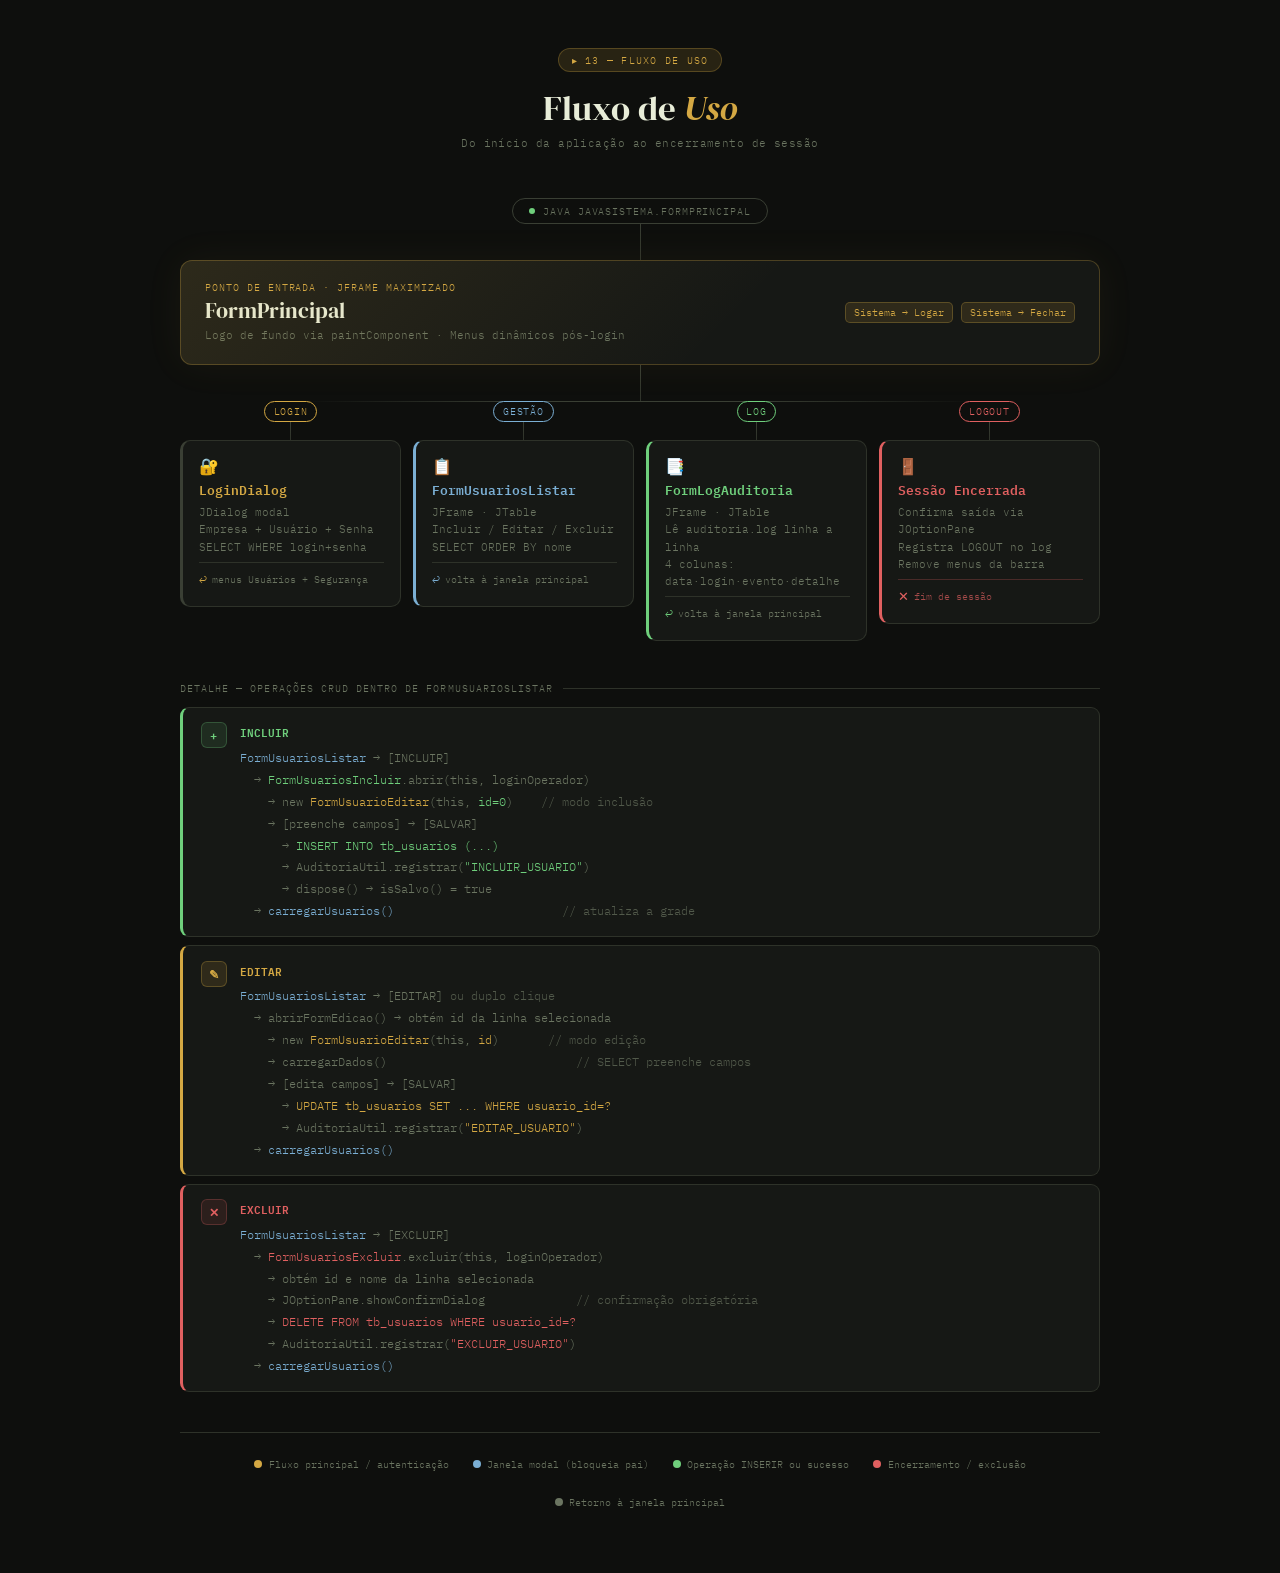
<file: index6.html>
<!DOCTYPE html>
<html lang="pt-BR">
<head>
<meta charset="UTF-8">
<meta name="viewport" content="width=device-width, initial-scale=1.0">
<title>SuperSistema — Fluxo de Uso</title>
<link rel="preconnect" href="https://fonts.googleapis.com">
<link href="https://fonts.googleapis.com/css2?family=DM+Serif+Display:ital@0;1&family=IBM+Plex+Mono:wght@400;600&family=DM+Sans:wght@300;400;500;600&display=swap" rel="stylesheet">
<style>
:root {
  --bg:     #0e0f0d;
  --bg2:    #161815;
  --bg3:    #1f211d;
  --bg4:    #282b25;
  --border: #2e3229;
  --border2:#3a3f34;
  --text:   #bdc4b0;
  --dim:    #6b7561;
  --head:   #e8edd8;
  --amber:  #d4a843;
  --a-dim:  rgba(212,168,67,.13);
  --a-bdr:  rgba(212,168,67,.28);
  --green:  #6fcf7c;
  --g-dim:  rgba(111,207,124,.11);
  --g-bdr:  rgba(111,207,124,.25);
  --blue:   #7bafd4;
  --b-dim:  rgba(123,175,212,.11);
  --b-bdr:  rgba(123,175,212,.25);
  --red:    #e06060;
  --r-dim:  rgba(224,96,96,.11);
  --r-bdr:  rgba(224,96,96,.25);
  --orange: #d48843;
  --o-dim:  rgba(212,136,67,.11);
  --o-bdr:  rgba(212,136,67,.25);
  --serif:  'DM Serif Display', Georgia, serif;
  --mono:   'IBM Plex Mono', monospace;
  --sans:   'DM Sans', system-ui, sans-serif;
}

*, *::before, *::after { box-sizing: border-box; margin: 0; padding: 0; }
html { background: var(--bg); }
body {
  background: var(--bg);
  color: var(--text);
  font-family: var(--sans);
  font-weight: 300;
  min-height: 100vh;
  display: flex;
  flex-direction: column;
  align-items: center;
  padding: 3rem 1.5rem 4rem;
  -webkit-font-smoothing: antialiased;
}

/* ── HEADER ── */
.hdr {
  text-align: center;
  margin-bottom: 3rem;
  animation: fadeup .5s ease both;
}
.hdr-badge {
  display: inline-flex;
  align-items: center;
  gap: .4rem;
  font-family: var(--mono);
  font-size: .65rem;
  letter-spacing: .12em;
  text-transform: uppercase;
  color: var(--amber);
  background: var(--a-dim);
  border: 1px solid var(--a-bdr);
  border-radius: 999px;
  padding: .22rem .8rem;
  margin-bottom: 1rem;
}
.hdr h1 {
  font-family: var(--serif);
  font-size: 2.2rem;
  font-weight: 400;
  color: var(--head);
  line-height: 1.15;
  margin-bottom: .5rem;
}
.hdr h1 em { font-style: italic; color: var(--amber); }
.hdr p {
  font-size: .9rem;
  color: var(--dim);
  font-family: var(--mono);
  font-size: .7rem;
  letter-spacing: .04em;
}

/* ── CANVAS ── */
.canvas {
  width: 100%;
  max-width: 920px;
  display: flex;
  flex-direction: column;
  align-items: center;
  gap: 0;
}

/* ── ENTRY NODE ── */
.entry {
  display: inline-flex;
  align-items: center;
  gap: .5rem;
  font-family: var(--mono);
  font-size: .65rem;
  letter-spacing: .09em;
  text-transform: uppercase;
  color: var(--dim);
  border: 1px solid var(--border2);
  border-radius: 999px;
  padding: .3rem 1rem;
  animation: fadeup .4s .05s ease both;
}
.entry-dot { width: 6px; height: 6px; border-radius: 50%; background: var(--green); }

/* ── CONNECTOR LINES ── */
.vline {
  width: 1px;
  background: linear-gradient(to bottom, var(--border2), var(--border));
  flex-shrink: 0;
}
.vline-lg { height: 36px; }
.vline-sm { height: 24px; }
.vline-xs { height: 18px; }

/* ── HUB: JANELA PRINCIPAL ── */
.hub {
  width: 100%;
  background: var(--bg2);
  border: 1px solid var(--a-bdr);
  border-radius: 12px;
  padding: 1.3rem 1.5rem;
  display: flex;
  align-items: center;
  justify-content: space-between;
  gap: 1rem;
  position: relative;
  animation: fadeup .4s .12s ease both;
  box-shadow: 0 0 40px rgba(212,168,67,.06);
}
.hub::before {
  content: '';
  position: absolute;
  inset: -1px;
  border-radius: 12px;
  background: linear-gradient(135deg, rgba(212,168,67,.12) 0%, transparent 60%);
  pointer-events: none;
}
.hub-left { display: flex; flex-direction: column; gap: .35rem; }
.hub-tag {
  font-family: var(--mono);
  font-size: .6rem;
  color: var(--amber);
  letter-spacing: .1em;
  text-transform: uppercase;
}
.hub-name {
  font-family: var(--serif);
  font-size: 1.35rem;
  color: var(--head);
  line-height: 1;
}
.hub-desc {
  font-family: var(--mono);
  font-size: .68rem;
  color: var(--dim);
  line-height: 1.5;
}
.hub-right {
  display: flex;
  align-items: center;
  gap: .5rem;
  flex-shrink: 0;
}
.hub-chip {
  font-family: var(--mono);
  font-size: .6rem;
  color: var(--amber);
  background: var(--a-dim);
  border: 1px solid var(--a-bdr);
  border-radius: 5px;
  padding: .2rem .5rem;
  white-space: nowrap;
}

/* ── BRANCH ROW ── */
.branch-row {
  width: 100%;
  display: grid;
  grid-template-columns: repeat(4, 1fr);
  gap: .75rem;
  position: relative;
  animation: fadeup .4s .22s ease both;
}

/* horizontal connector across branches */
.branch-row::before {
  content: '';
  position: absolute;
  top: 0;
  left: calc(12.5% + .375rem);
  right: calc(12.5% + .375rem);
  height: 1px;
  background: linear-gradient(to right, transparent, var(--border2), var(--border2), transparent);
}

/* ── BRANCH COLUMN ── */
.branch {
  display: flex;
  flex-direction: column;
  align-items: center;
  gap: 0;
}

/* ── BRANCH LABEL ── */
.blabel {
  font-family: var(--mono);
  font-size: .6rem;
  letter-spacing: .08em;
  text-transform: uppercase;
  border: 1.5px solid var(--amber);
  color: var(--amber);
  border-radius: 999px;
  padding: .18rem .55rem;
  background: var(--bg);
  position: relative;
  z-index: 2;
  white-space: nowrap;
}
.blabel.g { border-color: var(--green); color: var(--green); }
.blabel.b { border-color: var(--blue);  color: var(--blue);  }
.blabel.r { border-color: var(--red);   color: var(--red);   }

/* ── CARD ── */
.card {
  width: 100%;
  background: var(--bg2);
  border: 1px solid var(--border);
  border-radius: 10px;
  padding: 1.1rem 1rem;
  transition: border-color .18s, background .18s, transform .18s;
  cursor: default;
  display: flex;
  flex-direction: column;
  gap: .4rem;
  min-height: 120px;
}
.card:hover {
  border-color: var(--a-bdr);
  background: var(--bg3);
  transform: translateY(-2px);
}
.card.g:hover { border-color: var(--g-bdr); }
.card.b:hover { border-color: var(--b-bdr); }
.card.r:hover { border-color: var(--r-bdr); }

/* left accent bar */
.card { border-left: 3px solid var(--border2); }
.card.g { border-left-color: var(--green); }
.card.b { border-left-color: var(--blue);  }
.card.r { border-left-color: var(--red);   }

.card-icon {
  font-size: 1rem;
  margin-bottom: .1rem;
  line-height: 1;
}
.card-name {
  font-family: var(--mono);
  font-size: .8rem;
  font-weight: 600;
  color: var(--head);
  line-height: 1.2;
}
.card-name.amber { color: var(--amber); }
.card-name.green { color: var(--green); }
.card-name.blue  { color: var(--blue);  }
.card-name.red   { color: var(--red);   }
.card-desc {
  font-family: var(--mono);
  font-size: .67rem;
  color: var(--dim);
  line-height: 1.6;
}
.card-ret {
  margin-top: auto;
  padding-top: .5rem;
  display: flex;
  align-items: center;
  gap: .3rem;
  font-family: var(--mono);
  font-size: .63rem;
  color: var(--dim);
  border-top: 1px solid var(--border);
}
.card-ret-arrow { color: var(--amber); font-size: .8rem; }
.card-ret.g .card-ret-arrow { color: var(--green); }
.card-ret.b .card-ret-arrow { color: var(--blue);  }

/* ── DETAIL BLOCK ── */
.detail-block {
  width: 100%;
  max-width: 920px;
  margin-top: 2.5rem;
  animation: fadeup .4s .35s ease both;
}
.detail-block-title {
  font-family: var(--mono);
  font-size: .65rem;
  color: var(--dim);
  letter-spacing: .1em;
  text-transform: uppercase;
  margin-bottom: .75rem;
  display: flex;
  align-items: center;
  gap: .6rem;
}
.detail-block-title::after {
  content: '';
  flex: 1;
  height: 1px;
  background: var(--border);
}

.steps {
  display: flex;
  flex-direction: column;
  gap: .5rem;
}
.step {
  background: var(--bg2);
  border: 1px solid var(--border);
  border-radius: 9px;
  padding: .9rem 1.1rem;
  display: grid;
  grid-template-columns: auto 1fr;
  gap: .85rem;
  align-items: start;
  transition: background .15s, border-color .15s;
  cursor: default;
}
.step:hover { background: var(--bg3); border-color: var(--border2); }
.step.incl { border-left: 3px solid var(--green); }
.step.edit { border-left: 3px solid var(--amber); }
.step.excl { border-left: 3px solid var(--red); }

.step-num {
  font-family: var(--mono);
  font-size: .75rem;
  font-weight: 600;
  width: 26px;
  height: 26px;
  border-radius: 6px;
  display: flex;
  align-items: center;
  justify-content: center;
  flex-shrink: 0;
}
.step.incl .step-num { background: var(--g-dim); color: var(--green); border: 1px solid var(--g-bdr); }
.step.edit .step-num { background: var(--a-dim); color: var(--amber); border: 1px solid var(--a-bdr); }
.step.excl .step-num { background: var(--r-dim); color: var(--red);   border: 1px solid var(--r-bdr); }

.step-body {}
.step-label {
  font-family: var(--mono);
  font-size: .7rem;
  font-weight: 600;
  margin-bottom: .35rem;
}
.step.incl .step-label { color: var(--green); }
.step.edit .step-label { color: var(--amber); }
.step.excl .step-label { color: var(--red);   }

.step-chain {
  font-family: var(--mono);
  font-size: .72rem;
  color: var(--dim);
  line-height: 1.9;
  white-space: pre;
}
.step-chain .hl-a { color: var(--amber); }
.step-chain .hl-g { color: var(--green); }
.step-chain .hl-r { color: var(--red);   }
.step-chain .hl-b { color: var(--blue);  }
.step-chain .hl-d { color: var(--text-dim, #6b7561); opacity: .7; }

/* ── LEGEND ── */
.legend {
  display: flex;
  gap: 1.5rem;
  flex-wrap: wrap;
  justify-content: center;
  margin-top: 2.5rem;
  padding-top: 1.5rem;
  border-top: 1px solid var(--border);
  width: 100%;
  max-width: 920px;
  animation: fadeup .4s .45s ease both;
}
.leg-item {
  display: flex;
  align-items: center;
  gap: .4rem;
  font-family: var(--mono);
  font-size: .65rem;
  color: var(--dim);
}
.leg-dot { width: 8px; height: 8px; border-radius: 50%; flex-shrink: 0; }

/* ── ANIMATIONS ── */
@keyframes fadeup {
  from { opacity: 0; transform: translateY(12px); }
  to   { opacity: 1; transform: translateY(0); }
}

/* ── RESPONSIVE ── */
@media (max-width: 720px) {
  .branch-row { grid-template-columns: 1fr 1fr; }
  .branch-row::before { display: none; }
  .hub { flex-direction: column; align-items: flex-start; }
  .hub-right { align-self: flex-start; }
}
@media (max-width: 480px) {
  .branch-row { grid-template-columns: 1fr; }
}
</style>
</head>
<body>

<div class="hdr">
  <div class="hdr-badge">▸ 13 — Fluxo de Uso</div>
  <h1>Fluxo de <em>Uso</em></h1>
  <p>Do início da aplicação ao encerramento de sessão</p>
</div>

<div class="canvas">

  <!-- ENTRY -->
  <div class="entry" style="animation-delay:.05s">
    <span class="entry-dot"></span>
    java javasistema.FormPrincipal
  </div>

  <div class="vline vline-lg"></div>

  <!-- HUB -->
  <div class="hub">
    <div class="hub-left">
      <span class="hub-tag">Ponto de entrada · JFrame maximizado</span>
      <span class="hub-name">FormPrincipal</span>
      <span class="hub-desc">Logo de fundo via paintComponent · Menus dinâmicos pós-login</span>
    </div>
    <div class="hub-right">
      <span class="hub-chip">Sistema → Logar</span>
      <span class="hub-chip">Sistema → Fechar</span>
    </div>
  </div>

  <div class="vline vline-lg"></div>

  <!-- BRANCHES -->
  <div class="branch-row">

    <!-- LOGIN -->
    <div class="branch">
      <span class="blabel">Login</span>
      <div class="vline vline-xs"></div>
      <div class="card">
        <div class="card-icon">🔐</div>
        <div class="card-name amber">LoginDialog</div>
        <div class="card-desc">JDialog modal<br>Empresa + Usuário + Senha<br>SELECT WHERE login+senha</div>
        <div class="card-ret">
          <span class="card-ret-arrow">↩</span>
          menus Usuários + Segurança
        </div>
      </div>
    </div>

    <!-- GESTÃO -->
    <div class="branch">
      <span class="blabel b">Gestão</span>
      <div class="vline vline-xs"></div>
      <div class="card b">
        <div class="card-icon">📋</div>
        <div class="card-name blue">FormUsuariosListar</div>
        <div class="card-desc">JFrame · JTable<br>Incluir / Editar / Excluir<br>SELECT ORDER BY nome</div>
        <div class="card-ret b">
          <span class="card-ret-arrow">↩</span>
          volta à janela principal
        </div>
      </div>
    </div>

    <!-- LOG -->
    <div class="branch">
      <span class="blabel g">Log</span>
      <div class="vline vline-xs"></div>
      <div class="card g">
        <div class="card-icon">📑</div>
        <div class="card-name green">FormLogAuditoria</div>
        <div class="card-desc">JFrame · JTable<br>Lê auditoria.log linha a linha<br>4 colunas: data·login·evento·detalhe</div>
        <div class="card-ret g">
          <span class="card-ret-arrow">↩</span>
          volta à janela principal
        </div>
      </div>
    </div>

    <!-- LOGOUT -->
    <div class="branch">
      <span class="blabel r">Logout</span>
      <div class="vline vline-xs"></div>
      <div class="card r">
        <div class="card-icon">🚪</div>
        <div class="card-name red">Sessão Encerrada</div>
        <div class="card-desc">Confirma saída via JOptionPane<br>Registra LOGOUT no log<br>Remove menus da barra</div>
        <div class="card-ret" style="border-top-color:var(--r-bdr)">
          <span class="card-ret-arrow" style="color:var(--red)">✕</span>
          <span style="color:var(--red);opacity:.7">fim de sessão</span>
        </div>
      </div>
    </div>

  </div><!-- /branch-row -->

</div><!-- /canvas -->

<!-- DETAIL: CRUD STEPS -->
<div class="detail-block">
  <div class="detail-block-title">Detalhe — operações CRUD dentro de FormUsuariosListar</div>

  <div class="steps">

    <div class="step incl">
      <div class="step-num">+</div>
      <div class="step-body">
        <div class="step-label">INCLUIR</div>
        <div class="step-chain"><span class="hl-b">FormUsuariosListar</span> → [INCLUIR]
  → <span class="hl-g">FormUsuariosIncluir</span>.abrir(this, loginOperador)
    → new <span class="hl-a">FormUsuarioEditar</span>(this, <span class="hl-g">id=0</span>)    <span class="hl-d">// modo inclusão</span>
    → [preenche campos] → [SALVAR]
      → <span class="hl-g">INSERT INTO tb_usuarios (...)</span>
      → AuditoriaUtil.registrar(<span class="hl-g">"INCLUIR_USUARIO"</span>)
      → dispose() → isSalvo() = true
  → <span class="hl-b">carregarUsuarios()</span>                        <span class="hl-d">// atualiza a grade</span></div>
      </div>
    </div>

    <div class="step edit">
      <div class="step-num">✎</div>
      <div class="step-body">
        <div class="step-label">EDITAR</div>
        <div class="step-chain"><span class="hl-b">FormUsuariosListar</span> → [EDITAR] <span class="hl-d">ou duplo clique</span>
  → abrirFormEdicao() → obtém id da linha selecionada
    → new <span class="hl-a">FormUsuarioEditar</span>(this, <span class="hl-a">id</span>)       <span class="hl-d">// modo edição</span>
    → carregarDados()                           <span class="hl-d">// SELECT preenche campos</span>
    → [edita campos] → [SALVAR]
      → <span class="hl-a">UPDATE tb_usuarios SET ... WHERE usuario_id=?</span>
      → AuditoriaUtil.registrar(<span class="hl-a">"EDITAR_USUARIO"</span>)
  → <span class="hl-b">carregarUsuarios()</span></div>
      </div>
    </div>

    <div class="step excl">
      <div class="step-num">✕</div>
      <div class="step-body">
        <div class="step-label">EXCLUIR</div>
        <div class="step-chain"><span class="hl-b">FormUsuariosListar</span> → [EXCLUIR]
  → <span class="hl-r">FormUsuariosExcluir</span>.excluir(this, loginOperador)
    → obtém id e nome da linha selecionada
    → JOptionPane.showConfirmDialog             <span class="hl-d">// confirmação obrigatória</span>
    → <span class="hl-r">DELETE FROM tb_usuarios WHERE usuario_id=?</span>
    → AuditoriaUtil.registrar(<span class="hl-r">"EXCLUIR_USUARIO"</span>)
  → <span class="hl-b">carregarUsuarios()</span></div>
      </div>
    </div>

  </div>
</div>

<!-- LEGEND -->
<div class="legend">
  <div class="leg-item"><div class="leg-dot" style="background:var(--amber)"></div> Fluxo principal / autenticação</div>
  <div class="leg-item"><div class="leg-dot" style="background:var(--blue)"></div> Janela modal (bloqueia pai)</div>
  <div class="leg-item"><div class="leg-dot" style="background:var(--green)"></div> Operação INSERIR ou sucesso</div>
  <div class="leg-item"><div class="leg-dot" style="background:var(--red)"></div> Encerramento / exclusão</div>
  <div class="leg-item"><div class="leg-dot" style="background:var(--dim)"></div> Retorno à janela principal</div>
</div>

</body>
</html>
</file>
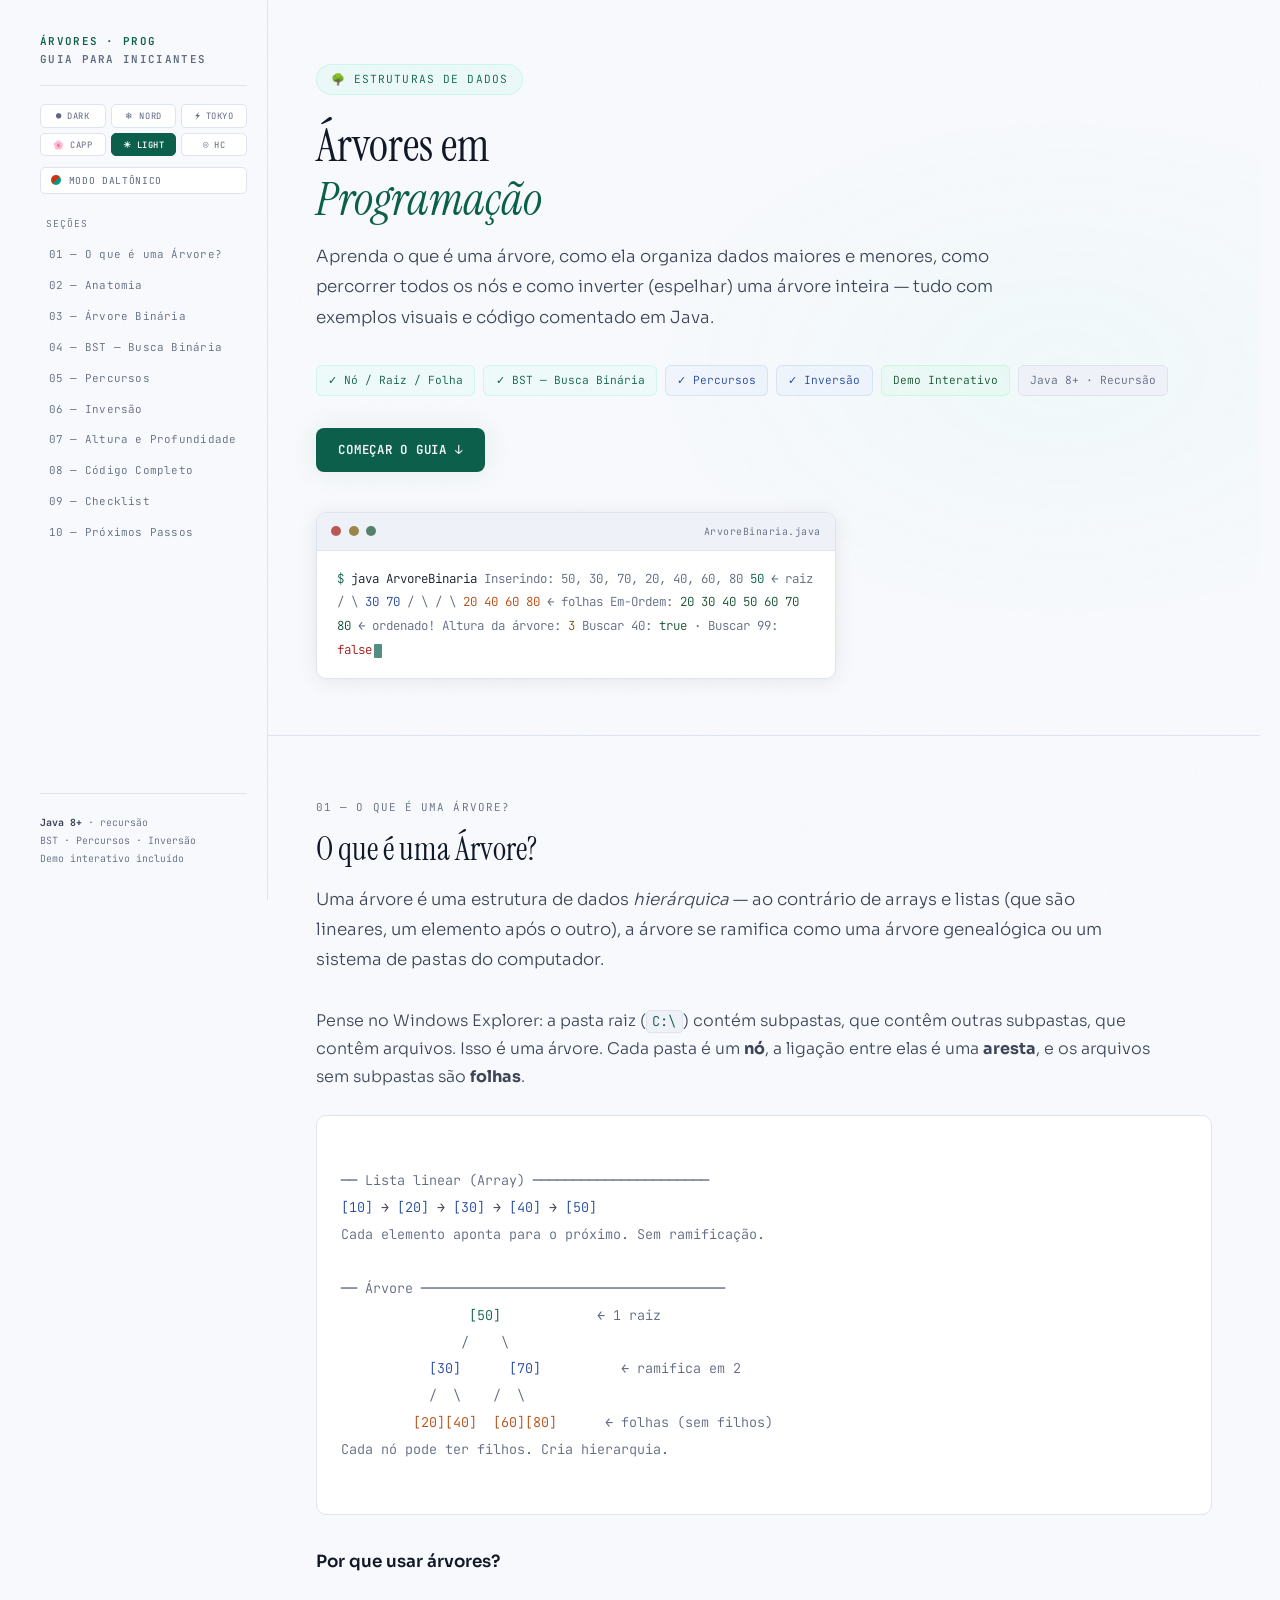
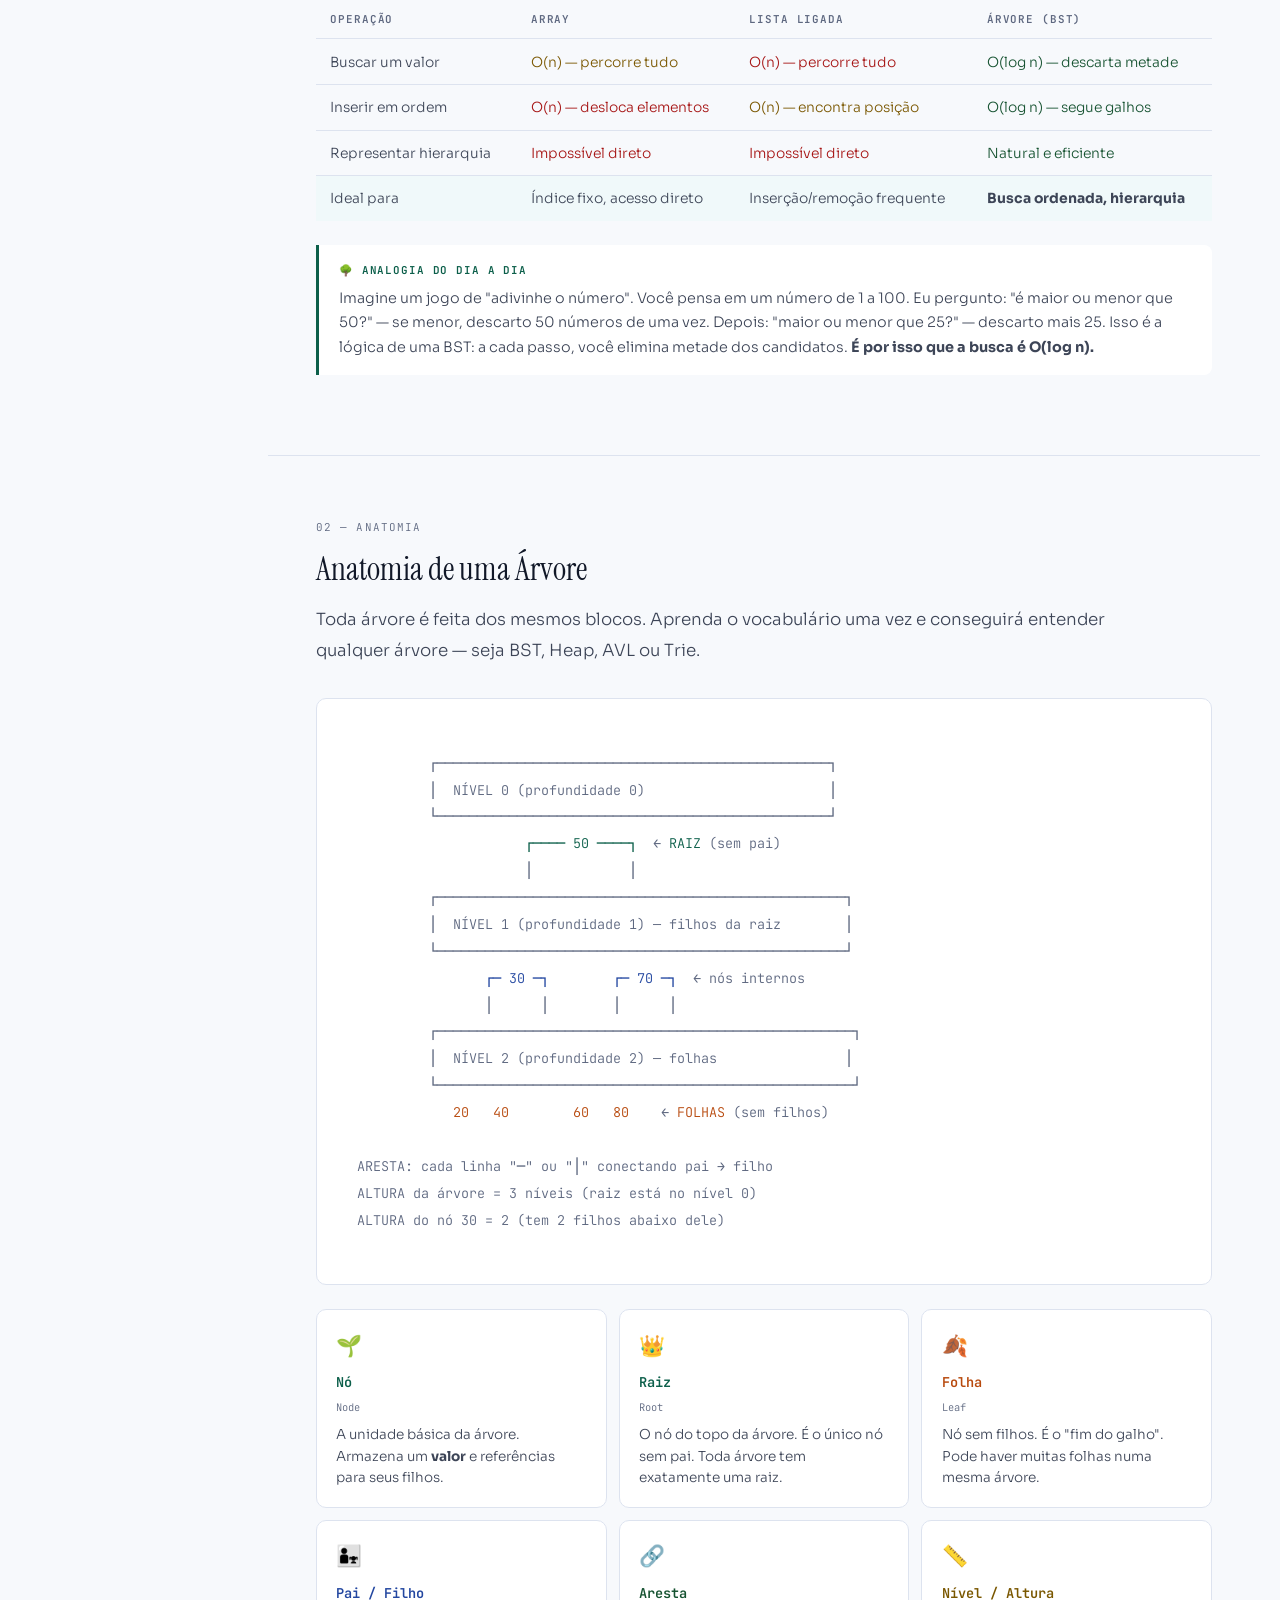
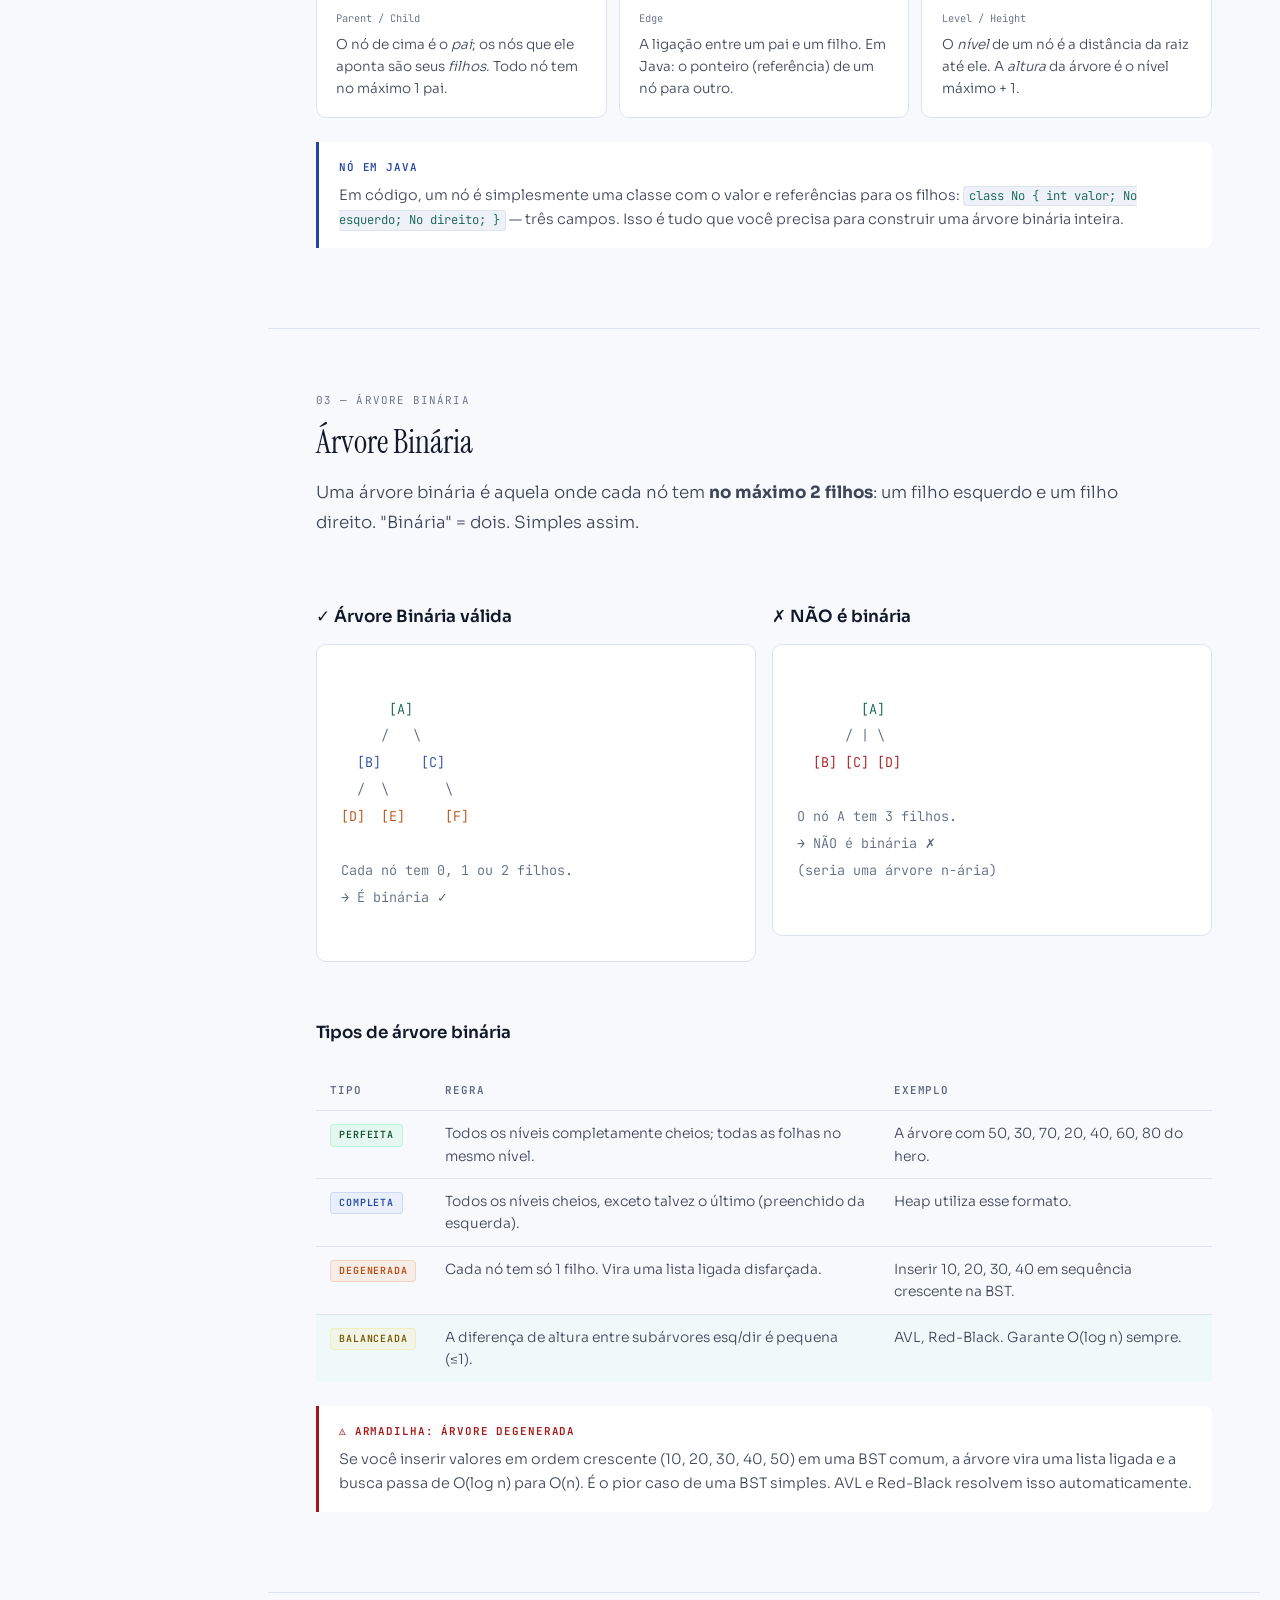
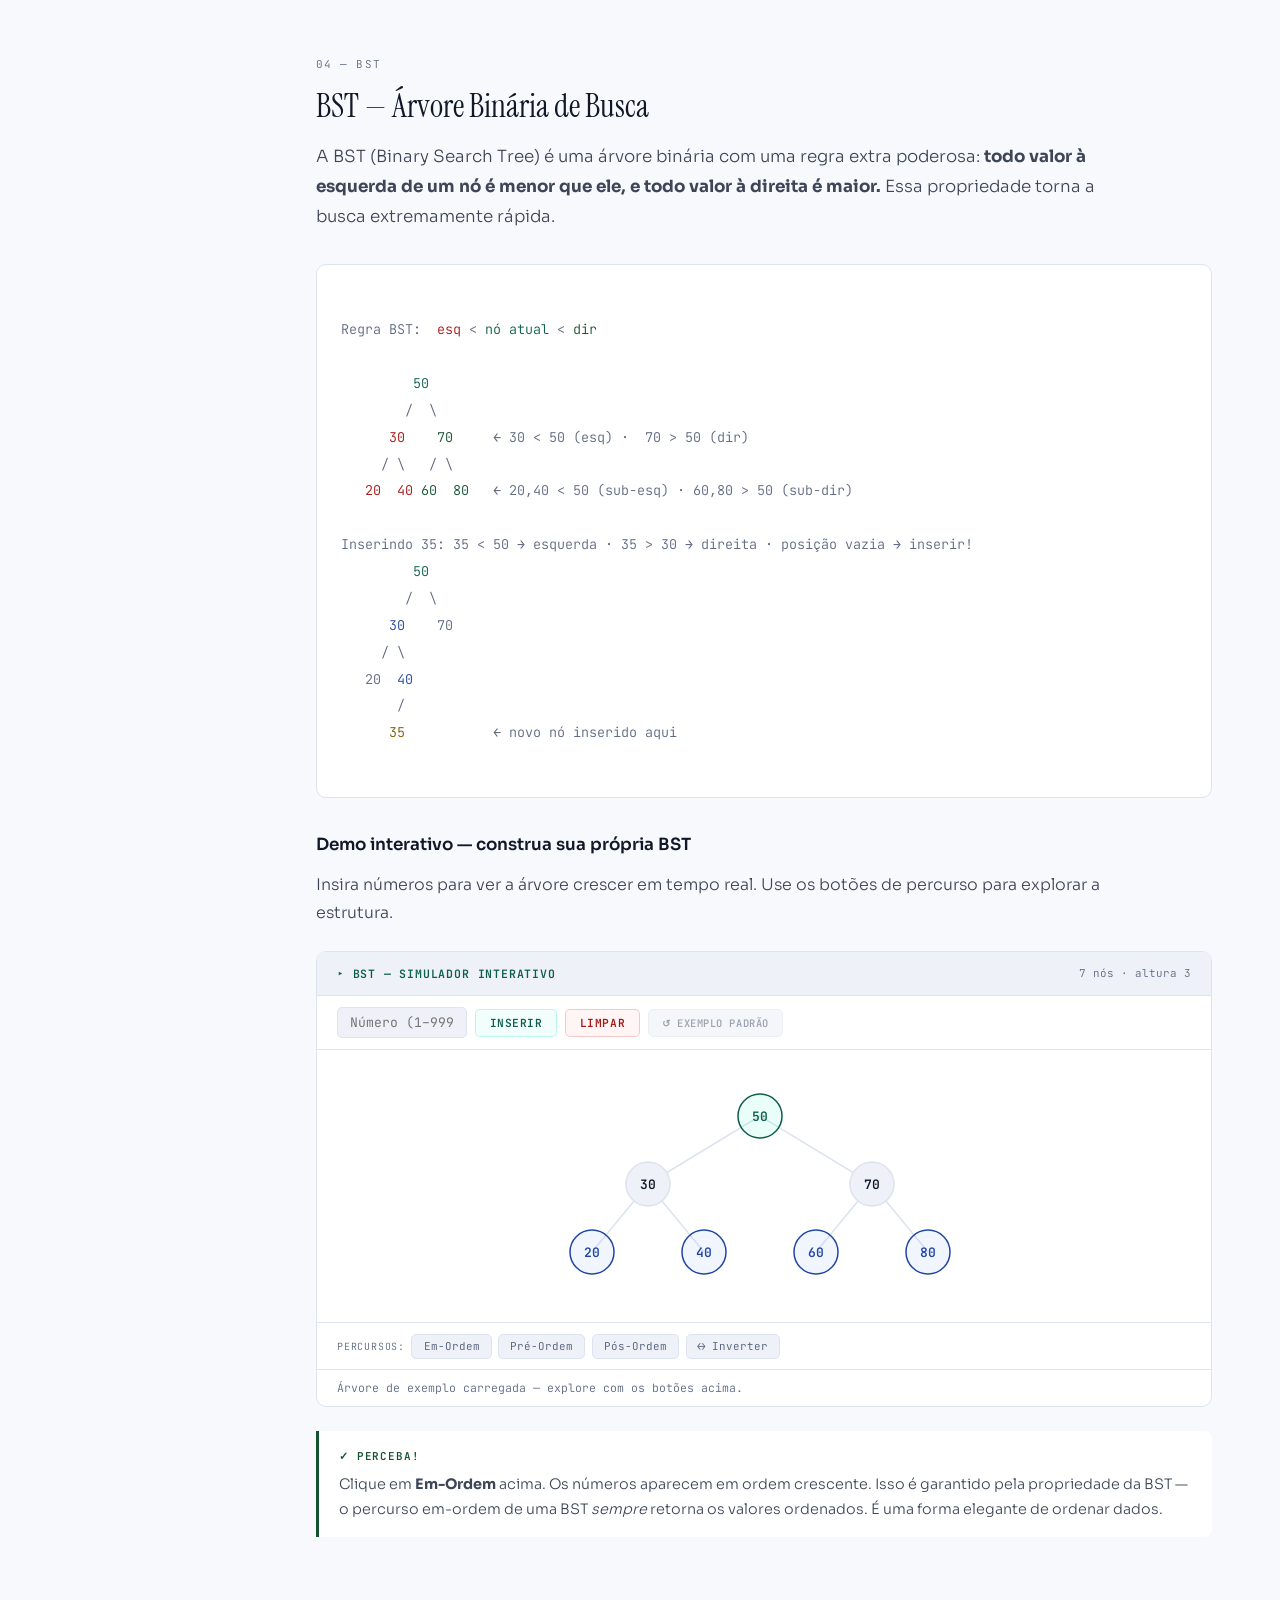
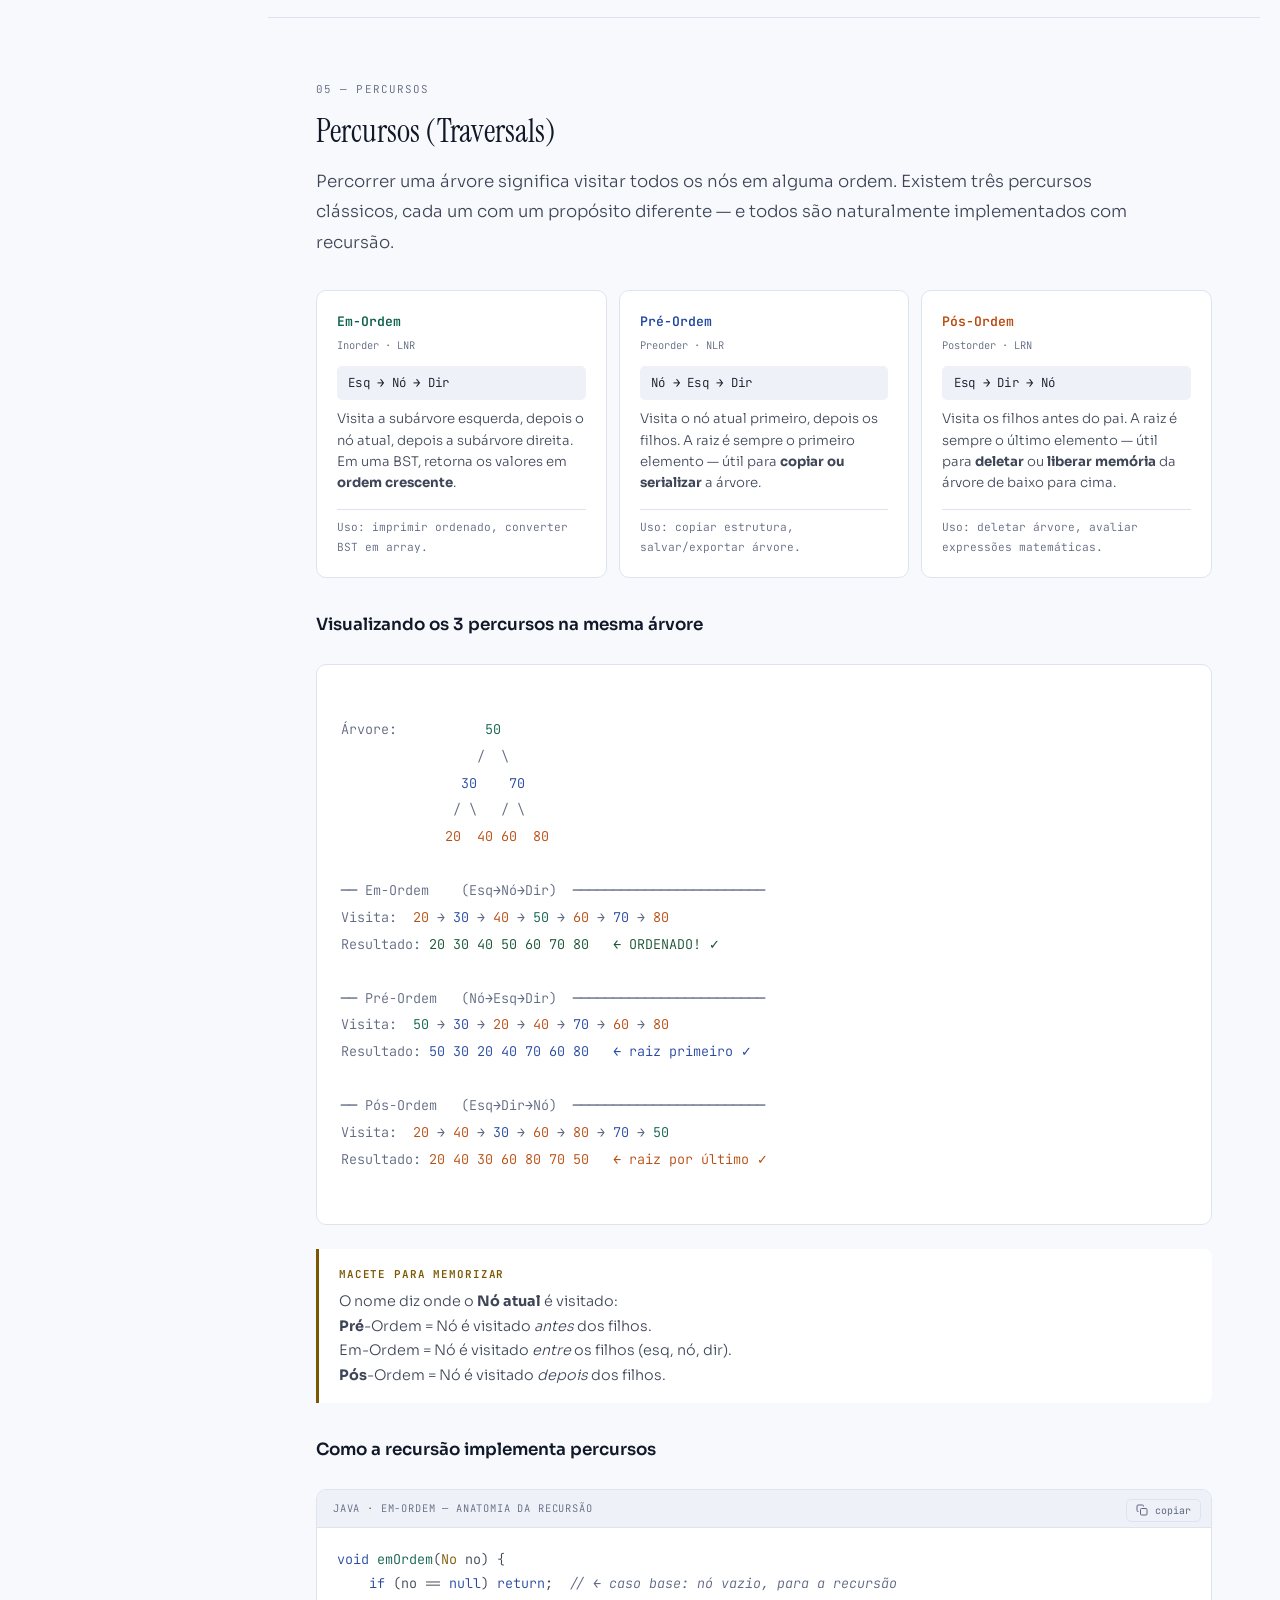
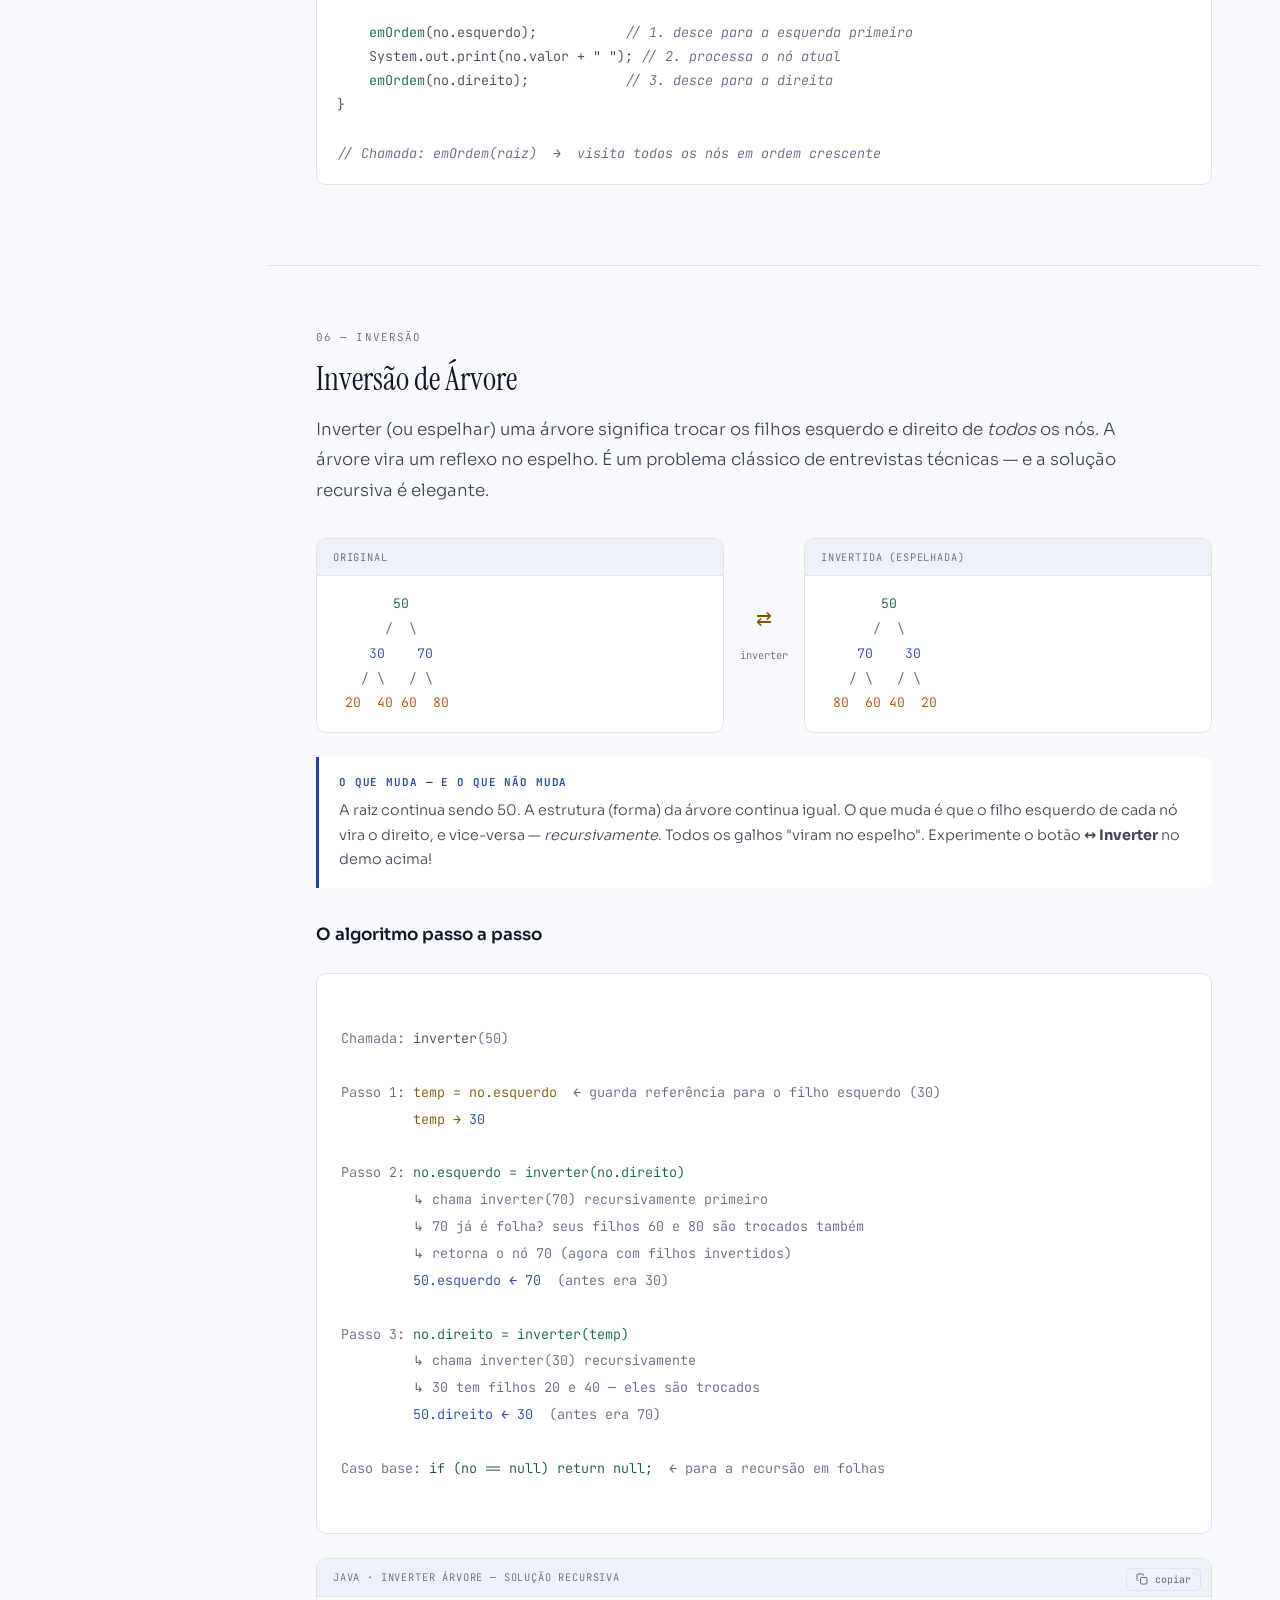
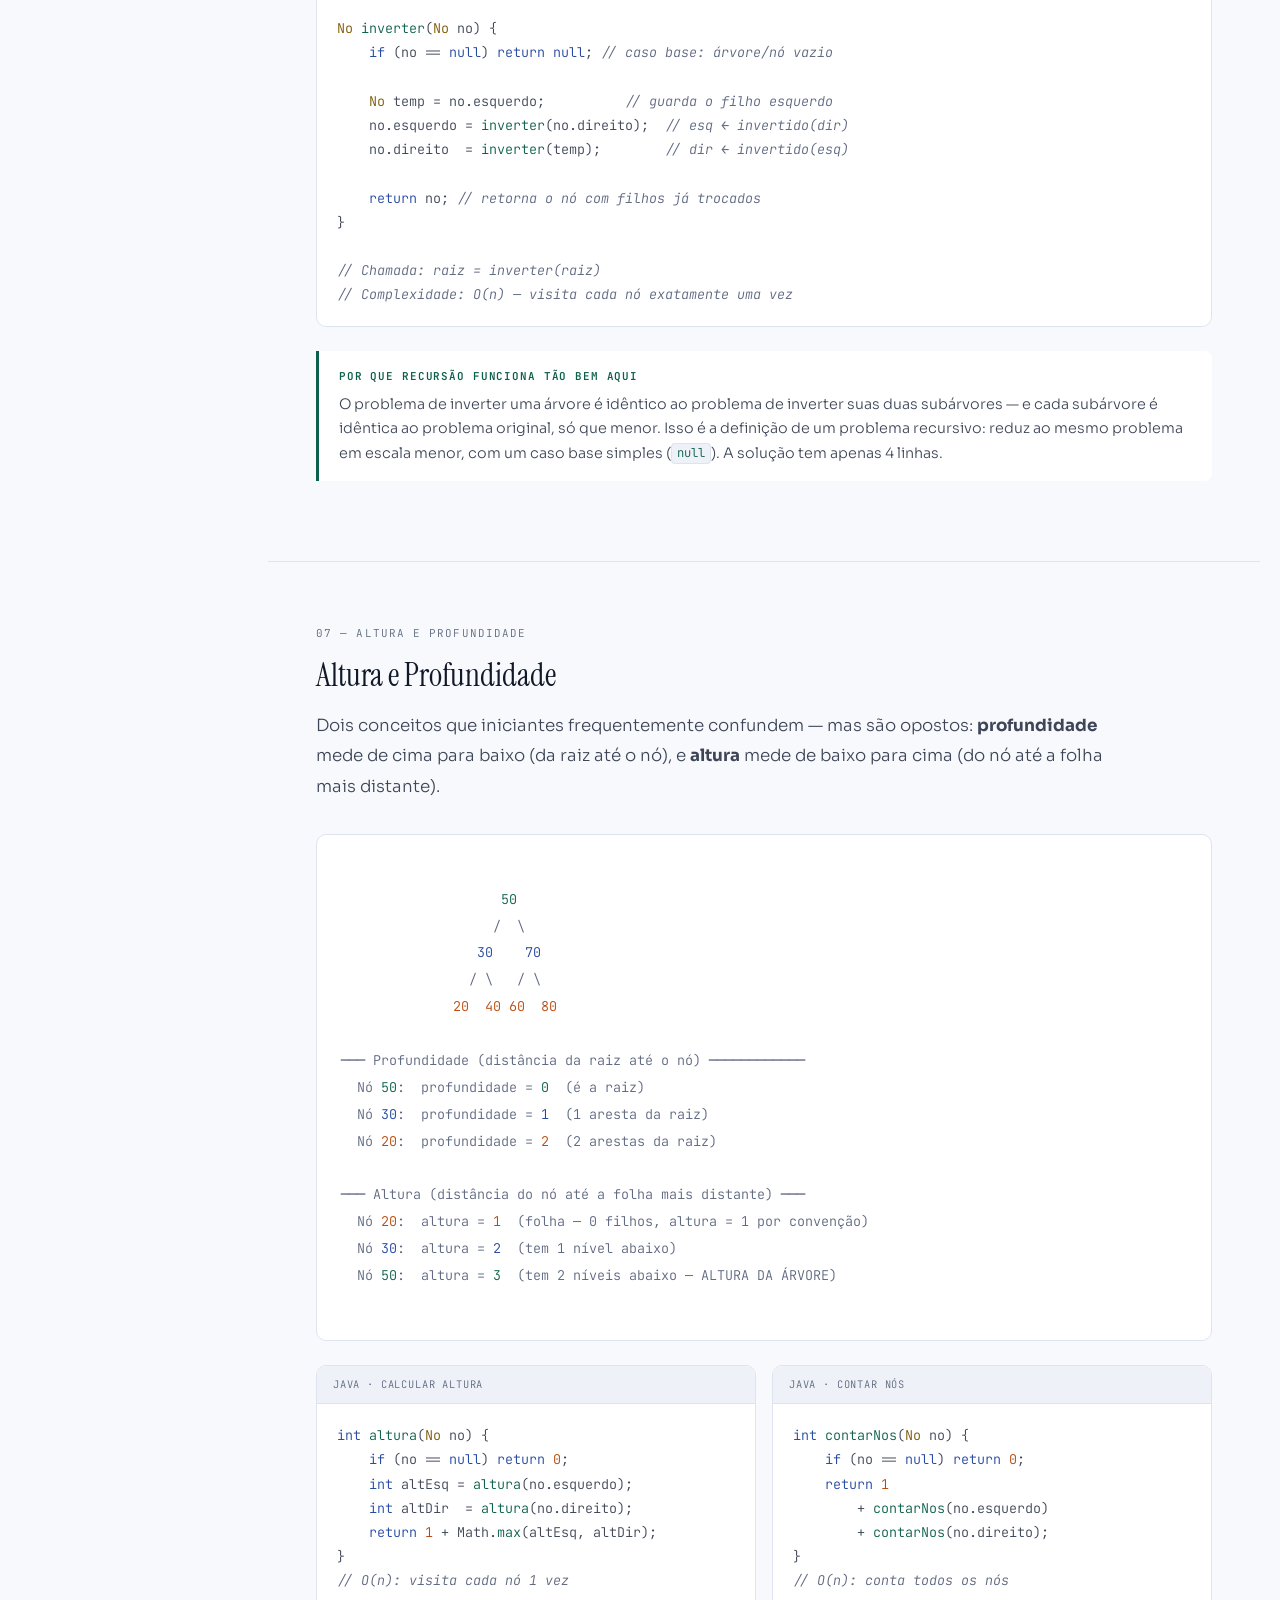
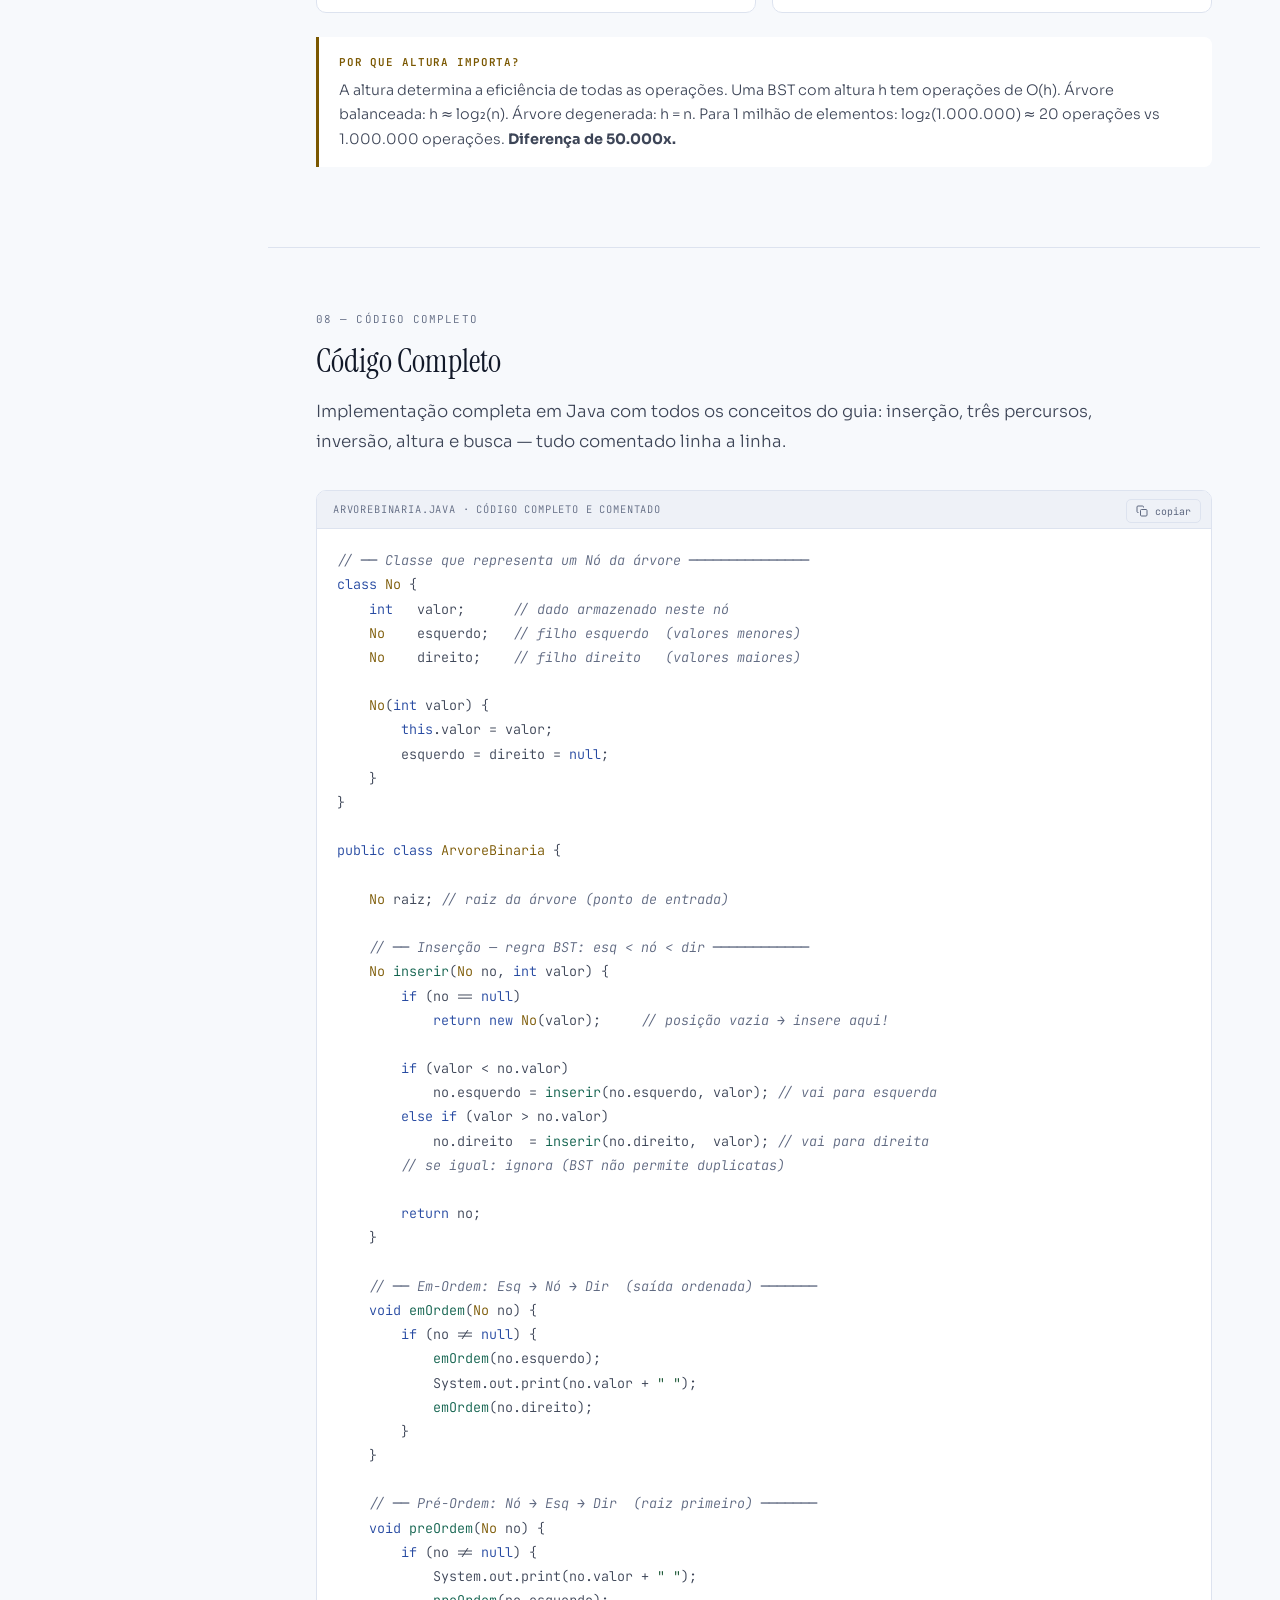
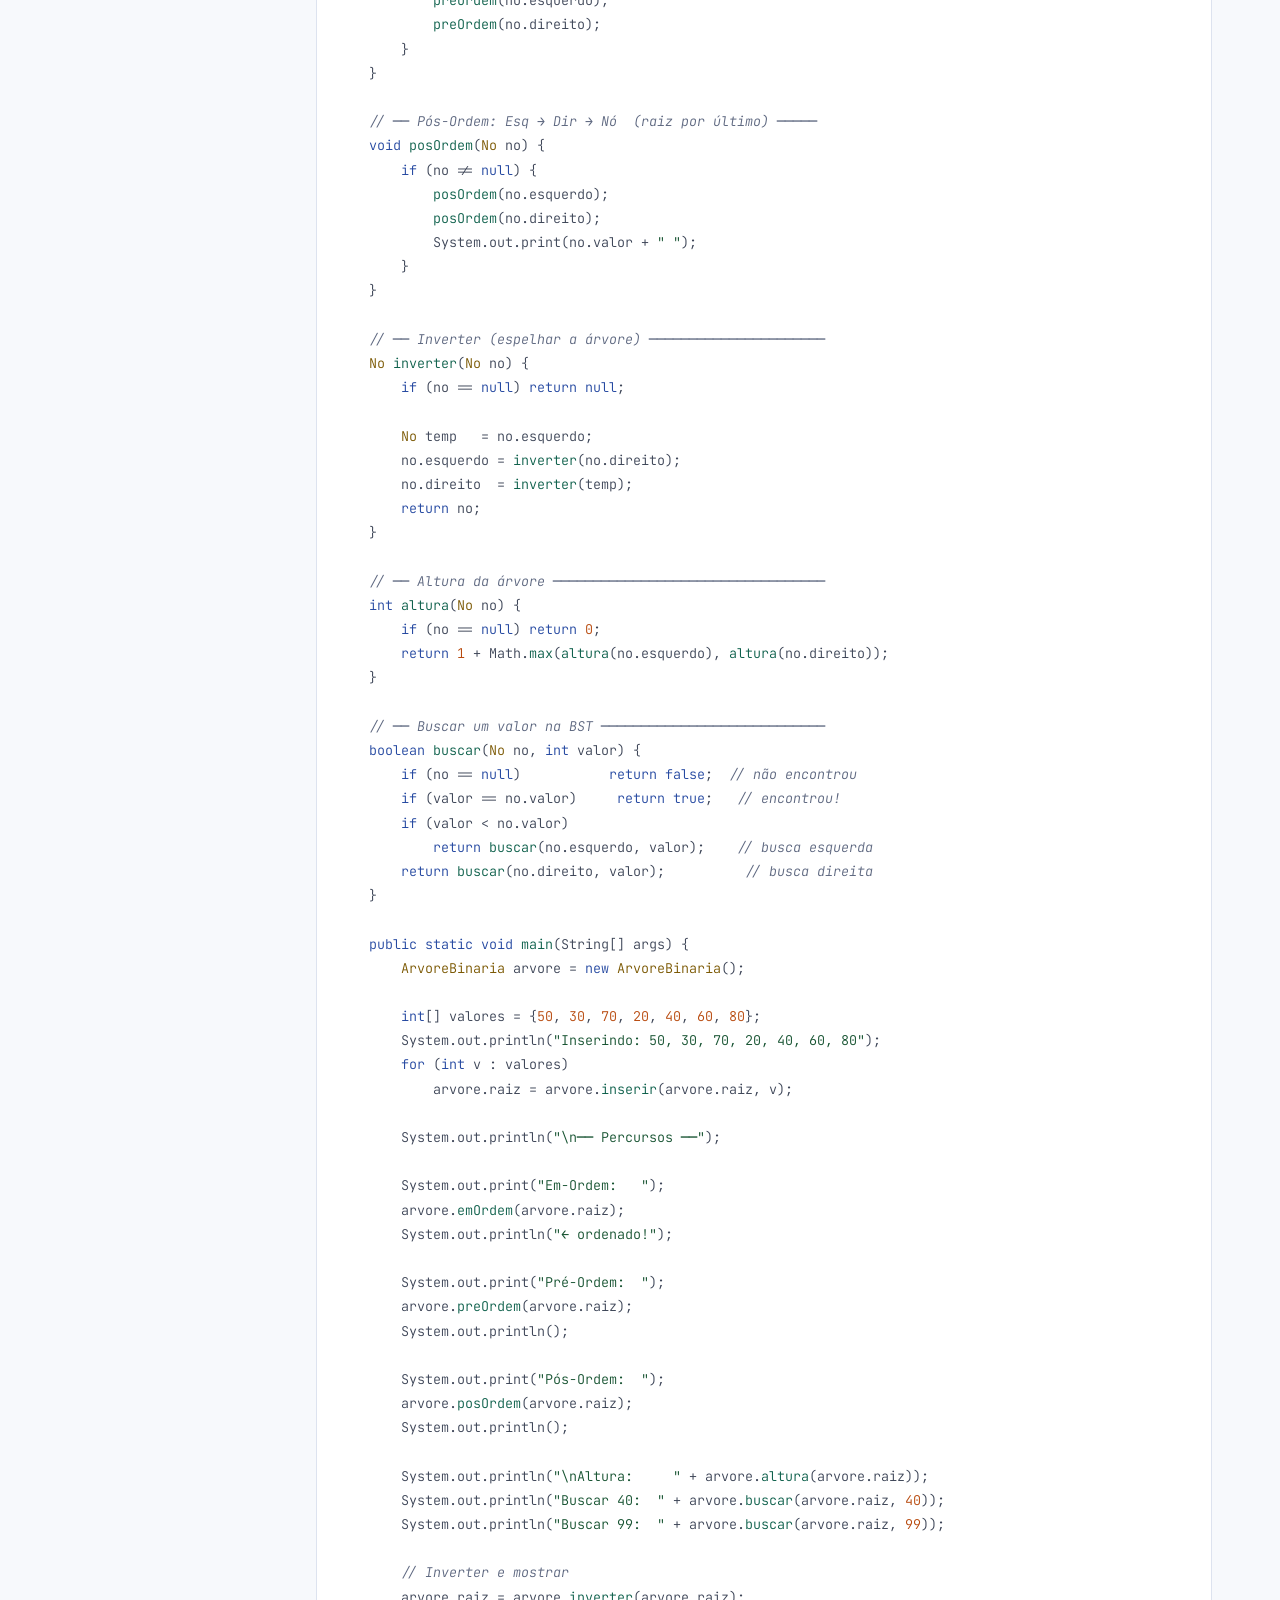
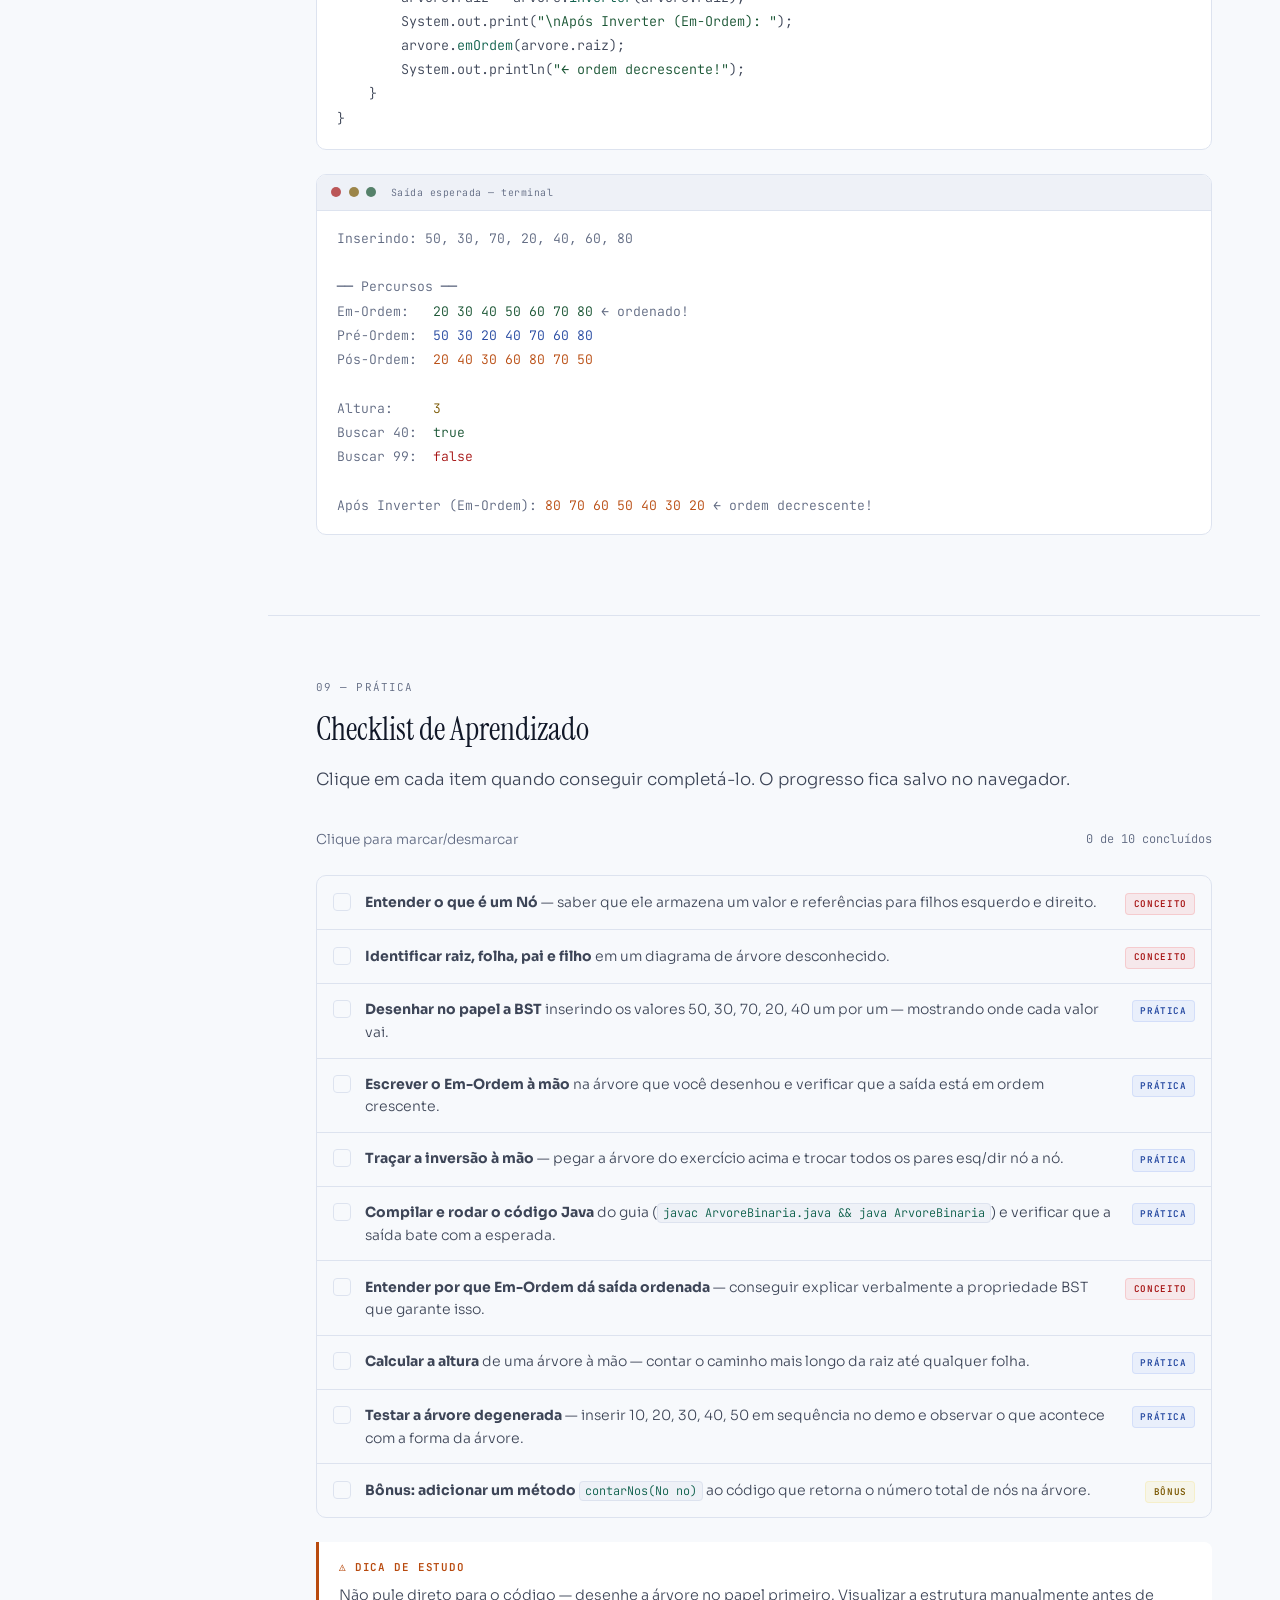
<file: index7.html>
<!DOCTYPE html>
<html lang="pt-BR" data-theme="dark">
<head>
<meta charset="UTF-8">
<meta name="viewport" content="width=device-width, initial-scale=1.0">
<title>Árvores em Programação · Guia para Iniciantes</title>
<script>
(function(){
  var t=localStorage.getItem('tree-theme');
  var cb=localStorage.getItem('tree-cb')==='true';
  var pref=window.matchMedia('(prefers-color-scheme:light)').matches?'light':'dark';
  document.documentElement.setAttribute('data-theme',t||pref);
  if(cb) document.documentElement.setAttribute('data-colorblind','true');
})();
</script>
<link rel="preconnect" href="https://fonts.googleapis.com">
<link href="https://fonts.googleapis.com/css2?family=Instrument+Serif:ital@0;1&family=JetBrains+Mono:wght@400;600&family=Sora:wght@300;400;500;600&display=swap" rel="stylesheet">
<style>

/* ═══════════════════════════════ TEMAS ═══════════════════════════════ */
:root,[data-theme="dark"]{
  --bg:#0d0f12;--bg2:#13161b;--bg3:#1a1e26;--border:#252932;
  --text:#c8cdd8;--text-dim:#7e8599;--text-head:#e8ecf4;
  --accent:#4af0c4;--accent2:#f0894a;--accent3:#7a9cf0;--accent4:#f0d44a;
  --danger:#f05a5a;--success:#4af090;
  --serif:'Instrument Serif',Georgia,serif;
  --mono:'JetBrains Mono','Fira Code',monospace;
  --sans:'Sora',system-ui,sans-serif;
  --radius:8px;--glow:0 0 28px rgba(74,240,196,.10);
  --shadow:0 2px 20px rgba(0,0,0,.40);--noise:.025;
}
[data-theme="nord"]{
  --bg:#2e3440;--bg2:#3b4252;--bg3:#434c5e;--border:#4c566a;
  --text:#d8dee9;--text-dim:#9aa5bb;--text-head:#eceff4;
  --accent:#88c0d0;--accent2:#d08770;--accent3:#81a1c1;--accent4:#ebcb8b;
  --danger:#bf616a;--success:#a3be8c;
  --glow:0 0 28px rgba(136,192,208,.12);--shadow:0 2px 20px rgba(0,0,0,.25);--noise:.015;
}
[data-theme="tokyo"]{
  --bg:#1a1b26;--bg2:#24283b;--bg3:#292e42;--border:#33395a;
  --text:#a9b1d6;--text-dim:#8087a8;--text-head:#c0caf5;
  --accent:#7aa2f7;--accent2:#ff9e64;--accent3:#9ece6a;--accent4:#e0af68;
  --danger:#f7768e;--success:#9ece6a;
  --glow:0 0 28px rgba(122,162,247,.12);--shadow:0 2px 20px rgba(0,0,0,.30);--noise:.018;
}
[data-theme="catppuccin"]{
  --bg:#1e1e2e;--bg2:#313244;--bg3:#45475a;--border:#585b70;
  --text:#cdd6f4;--text-dim:#9399b2;--text-head:#cdd6f4;
  --accent:#89dceb;--accent2:#fab387;--accent3:#89b4fa;--accent4:#f9e2af;
  --danger:#f38ba8;--success:#a6e3a1;
  --glow:0 0 28px rgba(137,220,235,.12);--shadow:0 2px 20px rgba(0,0,0,.35);--noise:.018;
}
[data-theme="light"]{
  --bg:#f7f9fc;--bg2:#ffffff;--bg3:#eef1f7;--border:#dde3ef;
  --text:#3d4557;--text-dim:#5e6880;--text-head:#111828;
  --accent:#0c5f4a;--accent2:#b84a0e;--accent3:#2347a0;--accent4:#7a5700;
  --danger:#a61414;--success:#155230;
  --glow:0 0 28px rgba(12,95,74,.08);--shadow:0 2px 20px rgba(0,0,0,.08);--noise:.008;
}
[data-theme="hc"]{
  --bg:#000000;--bg2:#0a0a0a;--bg3:#141414;--border:#555555;
  --text:#ffffff;--text-dim:#bbbbbb;--text-head:#ffffff;
  --accent:#00ffe0;--accent2:#ff8800;--accent3:#6699ff;--accent4:#ffee00;
  --danger:#ff4444;--success:#00ff66;
  --glow:0 0 24px rgba(0,255,224,.30);--shadow:0 2px 16px rgba(0,0,0,.9);--noise:0;
}
[data-colorblind="true"]{
  --accent:#0077bb;--accent2:#ee7733;--accent3:#33bbee;--accent4:#ddcc77;
  --success:#009988;--danger:#cc3311;
}

/* ═══════════════════════════════ RESET ═══════════════════════════════ */
*,*::before,*::after{box-sizing:border-box;margin:0;padding:0;}
html{scroll-behavior:smooth;font-size:16px;}
body{background:var(--bg);color:var(--text);font-family:var(--sans);font-weight:300;line-height:1.75;-webkit-font-smoothing:antialiased;transition:background .22s ease,color .22s ease;}
body::before{content:'';position:fixed;inset:0;z-index:0;opacity:var(--noise);background-image:url("data:image/svg+xml,%3Csvg viewBox='0 0 200 200' xmlns='http://www.w3.org/2000/svg'%3E%3Cfilter id='n'%3E%3CfeTurbulence type='fractalNoise' baseFrequency='0.9' numOctaves='4' stitchTiles='stitch'/%3E%3C/filter%3E%3Crect width='100%25' height='100%25' filter='url(%23n)'/%3E%3C/svg%3E");pointer-events:none;transition:opacity .22s;}
.sr-only{position:absolute;width:1px;height:1px;padding:0;margin:-1px;overflow:hidden;clip:rect(0,0,0,0);white-space:nowrap;border:0;}
:focus-visible{outline:2.5px solid var(--accent);outline-offset:3px;border-radius:3px;}

/* ═══════════════════════════════ PROGRESS ═══════════════════════════════ */
#progress-bar{position:fixed;top:0;left:0;height:2.5px;width:0%;background:linear-gradient(90deg,var(--accent),var(--accent3));z-index:200;transition:width .08s linear;pointer-events:none;}

/* ═══════════════════════════════ SKIP ═══════════════════════════════ */
.skip-link{position:fixed;top:-100%;left:1rem;z-index:9999;background:var(--accent);color:var(--bg);font-family:var(--mono);font-size:.78rem;font-weight:600;padding:.6rem 1.1rem;border-radius:0 0 var(--radius) var(--radius);text-decoration:none;letter-spacing:.04em;transition:top .12s ease;box-shadow:var(--shadow);}
.skip-link:focus{top:0;}

/* ═══════════════════════════════ MOBILE HEADER ═══════════════════════════════ */
.mobile-header{display:none;position:sticky;top:0;z-index:110;background:var(--bg);border-bottom:1px solid var(--border);padding:.8rem 1.25rem;align-items:center;justify-content:space-between;transition:background .22s;}
.mobile-title{font-family:var(--mono);font-size:.68rem;color:var(--accent);letter-spacing:.1em;text-transform:uppercase;}
.hamburger{background:none;border:1px solid var(--border);border-radius:var(--radius);padding:.45rem .55rem;cursor:pointer;color:var(--text);display:flex;flex-direction:column;gap:4px;align-items:center;transition:border-color .15s,color .15s;}
.hamburger:hover{border-color:var(--accent);color:var(--accent);}
.hamburger span{display:block;width:17px;height:1.5px;background:currentColor;transition:transform .2s ease,opacity .2s;transform-origin:center;}
.hamburger.active span:nth-child(1){transform:translateY(5.5px) rotate(45deg);}
.hamburger.active span:nth-child(2){opacity:0;}
.hamburger.active span:nth-child(3){transform:translateY(-5.5px) rotate(-45deg);}
#sidebar-overlay{display:none;position:fixed;inset:0;background:rgba(0,0,0,.6);z-index:90;backdrop-filter:blur(3px);}
#sidebar-overlay.visible{display:block;}

/* ═══════════════════════════════ LAYOUT ═══════════════════════════════ */
.layout{display:grid;grid-template-columns:248px 1fr;min-height:100vh;position:relative;z-index:1;max-width:1240px;margin:0 auto;}

/* ═══════════════════════════════ SIDEBAR ═══════════════════════════════ */
.sidebar{position:sticky;top:0;height:100vh;overflow-y:auto;padding:2rem 1.25rem;border-right:1px solid var(--border);display:flex;flex-direction:column;gap:.15rem;background:var(--bg);z-index:99;transition:transform .25s ease,background .22s;scrollbar-width:thin;scrollbar-color:var(--border) transparent;}
.sidebar::-webkit-scrollbar{width:3px;}
.sidebar::-webkit-scrollbar-thumb{background:var(--border);border-radius:2px;}
.sidebar-logo{font-family:var(--mono);font-size:.68rem;font-weight:600;color:var(--accent);letter-spacing:.12em;text-transform:uppercase;margin-bottom:1rem;padding-bottom:1rem;border-bottom:1px solid var(--border);line-height:1.7;}
.sidebar-logo span{color:var(--text-dim);}
.theme-switcher{display:grid;grid-template-columns:1fr 1fr 1fr;gap:.3rem;margin-bottom:.5rem;}
.theme-btn{padding:.3rem .2rem;font-family:var(--mono);font-size:.55rem;letter-spacing:.06em;text-transform:uppercase;border-radius:5px;cursor:pointer;border:1px solid var(--border);background:var(--bg2);color:var(--text-dim);transition:all .15s;display:flex;align-items:center;justify-content:center;white-space:nowrap;}
.theme-btn:hover{color:var(--text-head);border-color:var(--accent);background:var(--bg3);}
.theme-btn.active{background:var(--accent);border-color:var(--accent);color:var(--bg);font-weight:600;}
.cb-toggle{width:100%;display:flex;align-items:center;gap:.5rem;padding:.38rem .6rem;font-family:var(--mono);font-size:.6rem;letter-spacing:.07em;text-transform:uppercase;border-radius:5px;cursor:pointer;border:1px solid var(--border);background:var(--bg2);color:var(--text-dim);transition:all .15s;margin-bottom:.75rem;}
.cb-toggle:hover{border-color:var(--accent3);color:var(--text-head);background:var(--bg3);}
.cb-toggle.active{border-color:var(--accent3);color:var(--accent3);background:rgba(122,156,240,.08);}
.cb-dot{width:10px;height:10px;border-radius:50%;background:linear-gradient(135deg,#cc3311 50%,#009988 50%);flex-shrink:0;}
.sidebar-nav-label{font-family:var(--mono);font-size:.6rem;color:var(--text-dim);letter-spacing:.1em;text-transform:uppercase;padding:.5rem 0 .3rem .4rem;}
.nav-link{display:block;padding:.38rem .55rem;border-radius:5px;text-decoration:none;font-family:var(--mono);font-size:.68rem;color:var(--text-dim);letter-spacing:.02em;transition:background .12s,color .12s;line-height:1.5;}
.nav-link:hover{background:var(--bg3);color:var(--text-head);}
.nav-link.active{background:var(--bg3);color:var(--accent);}
.sidebar-footer{margin-top:auto;padding-top:1.25rem;border-top:1px solid var(--border);font-family:var(--mono);font-size:.62rem;color:var(--text-dim);line-height:1.8;}
.sidebar-footer strong{color:var(--text);}

/* ═══════════════════════════════ MAIN ═══════════════════════════════ */
main{padding:0;min-width:0;display:flex;flex-direction:column;}
.section{opacity:0;transform:translateY(12px);transition:opacity .45s ease,transform .45s ease;}
.section.visible{opacity:1;transform:translateY(0);}
.content-section{padding:3.5rem 3rem;border-bottom:1px solid var(--border);}
.section-num{display:inline-block;font-family:var(--mono);font-size:.68rem;color:var(--text-dim);letter-spacing:.1em;text-transform:uppercase;margin-bottom:.75rem;}
h2{font-family:var(--serif);font-size:2rem;font-weight:400;color:var(--text-head);line-height:1.25;margin-bottom:1rem;}
h3{font-family:var(--sans);font-size:1.05rem;font-weight:600;color:var(--text-head);margin:2rem 0 .75rem;}
.section-lead{font-size:1.05rem;color:var(--text);max-width:68ch;line-height:1.8;margin-bottom:2rem;}
p{margin-bottom:1rem;max-width:72ch;}
p:last-child{margin-bottom:0;}
code{font-family:var(--mono);font-size:.85em;background:var(--bg3);border:1px solid var(--border);border-radius:4px;padding:.1em .4em;color:var(--accent);}

/* ═══════════════════════════════ HERO ═══════════════════════════════ */
.hero{padding:4rem 3rem 3.5rem;border-bottom:1px solid var(--border);position:relative;overflow:hidden;}
.hero::before{content:'';position:absolute;inset:0;z-index:0;background:radial-gradient(ellipse 60% 50% at 80% 50%,rgba(74,240,196,.04) 0%,transparent 70%);pointer-events:none;}
.hero>*{position:relative;z-index:1;}
.hero-badge{display:inline-flex;align-items:center;gap:.5rem;font-family:var(--mono);font-size:.7rem;letter-spacing:.1em;text-transform:uppercase;color:var(--accent);background:rgba(74,240,196,.07);border:1px solid rgba(74,240,196,.2);border-radius:999px;padding:.3rem .85rem;margin-bottom:1.5rem;}
.hero h1{font-family:var(--serif);font-size:2.9rem;font-weight:400;color:var(--text-head);line-height:1.15;margin-bottom:1rem;}
.hero h1 em{font-style:italic;color:var(--accent);}
.hero-sub{font-size:1.05rem;color:var(--text);max-width:58ch;line-height:1.8;margin-bottom:2rem;}
.hero-chips{display:flex;flex-wrap:wrap;gap:.5rem;margin-bottom:2rem;}
.chip{display:inline-flex;align-items:center;gap:.35rem;font-family:var(--mono);font-size:.7rem;color:var(--text-dim);background:var(--bg3);border:1px solid var(--border);border-radius:6px;padding:.3rem .7rem;}
.chip-accent{color:var(--accent);border-color:rgba(74,240,196,.2);background:rgba(74,240,196,.05);}
.chip-blue{color:var(--accent3);border-color:rgba(122,156,240,.2);background:rgba(122,156,240,.05);}
.chip-green{color:var(--success);border-color:rgba(74,240,144,.2);background:rgba(74,240,144,.05);}
.chip-orange{color:var(--accent2);border-color:rgba(240,137,74,.2);background:rgba(240,137,74,.05);}
.hero-cta{display:inline-flex;align-items:center;gap:.5rem;font-family:var(--mono);font-size:.78rem;font-weight:600;letter-spacing:.06em;text-transform:uppercase;background:var(--accent);color:var(--bg);border:none;border-radius:var(--radius);padding:.7rem 1.4rem;cursor:pointer;text-decoration:none;transition:opacity .15s,transform .15s;box-shadow:var(--glow);}
.hero-cta:hover{opacity:.88;transform:translateY(-1px);}
.hero-terminal{margin-top:2.5rem;background:var(--bg2);border:1px solid var(--border);border-radius:10px;overflow:hidden;max-width:520px;box-shadow:var(--shadow);}
.hero-terminal-bar{display:flex;align-items:center;gap:.45rem;padding:.6rem .9rem;border-bottom:1px solid var(--border);background:var(--bg3);}
.tbar-dot{width:10px;height:10px;border-radius:50%;}
.tbar-dot-r{background:var(--danger);opacity:.7;}
.tbar-dot-y{background:var(--accent4);opacity:.7;}
.tbar-dot-g{background:var(--success);opacity:.7;}
.tbar-title{font-family:var(--mono);font-size:.62rem;color:var(--text-dim);letter-spacing:.05em;margin-left:auto;}
.hero-terminal-body{padding:1rem 1.25rem;font-family:var(--mono);font-size:.78rem;line-height:1.9;}
.t-prompt{color:var(--accent);}
.t-cmd{color:var(--text-head);}
.t-dim{color:var(--text-dim);}
.t-acc{color:var(--accent);}
.t-blue{color:var(--accent3);}
.t-orange{color:var(--accent2);}
.t-yellow{color:var(--accent4);}
.t-green{color:var(--success);}
.t-danger{color:var(--danger);}
.t-head{color:var(--text-head);font-weight:600;}
.t-cursor{display:inline-block;width:8px;height:14px;background:var(--accent);border-radius:1px;opacity:.7;animation:blink 1.1s step-end infinite;vertical-align:text-bottom;margin-left:2px;}
@keyframes blink{50%{opacity:0;}}

/* ═══════════════════════════════ ARCH BOX ═══════════════════════════════ */
.arch-box{background:var(--bg2);border:1px solid var(--border);border-radius:10px;padding:1.5rem;font-family:var(--mono);font-size:.84rem;line-height:2;color:var(--text);overflow-x:auto;white-space:pre;margin:1.5rem 0;tab-size:2;}
.c-accent{color:var(--accent);}
.c-blue{color:var(--accent3);}
.c-orange{color:var(--accent2);}
.c-yellow{color:var(--accent4);}
.c-dim{color:var(--text-dim);}
.c-green{color:var(--success);}
.c-danger{color:var(--danger);}
.c-head{color:var(--text-head);font-weight:600;}

/* ═══════════════════════════════ CODE BLOCKS ═══════════════════════════════ */
.code-wrap{position:relative;background:var(--bg2);border:1px solid var(--border);border-radius:10px;overflow:hidden;margin:1.5rem 0;}
.code-label{display:block;font-family:var(--mono);font-size:.65rem;letter-spacing:.08em;text-transform:uppercase;color:var(--text-dim);padding:.6rem 1rem;border-bottom:1px solid var(--border);background:var(--bg3);}
.copy-btn{position:absolute;top:.55rem;right:.6rem;display:flex;align-items:center;gap:.4rem;font-family:var(--mono);font-size:.62rem;color:var(--text-dim);background:var(--bg3);border:1px solid var(--border);border-radius:5px;padding:.28rem .6rem;cursor:pointer;transition:border-color .15s,color .15s;}
.copy-btn:hover{border-color:var(--accent);color:var(--accent);}
.copy-btn.copied{color:var(--success);border-color:var(--success);}
pre{font-family:var(--mono);font-size:.84rem;line-height:1.8;color:var(--text);padding:1.2rem 1.25rem;overflow-x:auto;tab-size:4;}
.kw{color:var(--accent3);}
.fn{color:var(--accent);}
.cls{color:var(--accent4);}
.str{color:var(--success);}
.num{color:var(--accent2);}
.cm{color:var(--text-dim);font-style:italic;}

/* ═══════════════════════════════ TERM BOX ═══════════════════════════════ */
.term-box{background:var(--bg2);border:1px solid var(--border);border-radius:10px;overflow:hidden;margin:1.5rem 0;}
.term-bar{display:flex;align-items:center;gap:.45rem;padding:.55rem .9rem;border-bottom:1px solid var(--border);background:var(--bg3);}
.term-bar-title{font-family:var(--mono);font-size:.62rem;color:var(--text-dim);margin-left:.5rem;letter-spacing:.05em;}
.term-body{padding:1rem 1.25rem;font-family:var(--mono);font-size:.82rem;line-height:1.85;overflow-x:auto;white-space:pre;}

/* ═══════════════════════════════ CALLOUTS ═══════════════════════════════ */
.callout{background:var(--bg2);border-left:3px solid var(--accent);border-radius:0 var(--radius) var(--radius) 0;padding:1rem 1.25rem;font-size:.9rem;line-height:1.7;margin:1.5rem 0;}
.callout-label{display:block;font-family:var(--mono);font-size:.68rem;font-weight:600;letter-spacing:.08em;text-transform:uppercase;color:var(--accent);margin-bottom:.4rem;}
.callout.yellow{border-left-color:var(--accent4);}.callout.yellow .callout-label{color:var(--accent4);}
.callout.blue{border-left-color:var(--accent3);}.callout.blue .callout-label{color:var(--accent3);}
.callout.orange{border-left-color:var(--accent2);}.callout.orange .callout-label{color:var(--accent2);}
.callout.danger{border-left-color:var(--danger);}.callout.danger .callout-label{color:var(--danger);}
.callout.success{border-left-color:var(--success);}.callout.success .callout-label{color:var(--success);}

/* ═══════════════════════════════ TWO-COL ═══════════════════════════════ */
.two-col{display:grid;grid-template-columns:1fr 1fr;gap:1rem;margin:1.5rem 0;}

/* ═══════════════════════════════ CONCEPT CARDS (anatomia) ═══════════════════════════════ */
.concept-grid{display:grid;grid-template-columns:repeat(3,1fr);gap:.75rem;margin:1.5rem 0;}
.concept-card{background:var(--bg2);border:1px solid var(--border);border-radius:10px;padding:1.1rem 1.2rem;transition:border-color .2s,background .2s;}
.concept-card:hover{background:var(--bg3);}
.concept-card.acc:hover{border-color:var(--accent);}
.concept-card.blu:hover{border-color:var(--accent3);}
.concept-card.ora:hover{border-color:var(--accent2);}
.concept-card.grn:hover{border-color:var(--success);}
.concept-card.yel:hover{border-color:var(--accent4);}
.concept-icon{font-size:1.3rem;margin-bottom:.45rem;display:block;}
.concept-name{font-family:var(--mono);font-size:.85rem;font-weight:600;margin-bottom:.2rem;}
.concept-card.acc .concept-name{color:var(--accent);}
.concept-card.blu .concept-name{color:var(--accent3);}
.concept-card.ora .concept-name{color:var(--accent2);}
.concept-card.grn .concept-name{color:var(--success);}
.concept-card.yel .concept-name{color:var(--accent4);}
.concept-en{font-family:var(--mono);font-size:.65rem;color:var(--text-dim);margin-bottom:.45rem;}
.concept-desc{font-size:.85rem;color:var(--text);line-height:1.6;}

/* ═══════════════════════════════ TRAVERSAL CARDS ═══════════════════════════════ */
.traversal-grid{display:grid;grid-template-columns:1fr 1fr 1fr;gap:.75rem;margin:1.5rem 0;}
.trav-card{background:var(--bg2);border:1px solid var(--border);border-radius:10px;padding:1.25rem;transition:border-color .2s;}
.trav-card.inorder:hover{border-color:var(--accent);}
.trav-card.preorder:hover{border-color:var(--accent3);}
.trav-card.postorder:hover{border-color:var(--accent2);}
.trav-name{font-family:var(--mono);font-size:.82rem;font-weight:600;margin-bottom:.15rem;}
.trav-card.inorder .trav-name{color:var(--accent);}
.trav-card.preorder .trav-name{color:var(--accent3);}
.trav-card.postorder .trav-name{color:var(--accent2);}
.trav-en{font-family:var(--mono);font-size:.65rem;color:var(--text-dim);margin-bottom:.7rem;}
.trav-order{font-family:var(--mono);font-size:.78rem;background:var(--bg3);border-radius:5px;padding:.4rem .7rem;margin-bottom:.5rem;color:var(--text-head);letter-spacing:.02em;}
.trav-use{font-size:.83rem;color:var(--text);line-height:1.6;}
.trav-tip{font-family:var(--mono);font-size:.7rem;color:var(--text-dim);margin-top:.5rem;padding-top:.5rem;border-top:1px solid var(--border);}

/* ═══════════════════════════════ INTERACTIVE BST DEMO ═══════════════════════════════ */
.bst-demo{background:var(--bg2);border:1px solid var(--border);border-radius:10px;overflow:hidden;margin:1.5rem 0;}
.bst-demo-header{padding:.7rem 1.25rem;background:var(--bg3);border-bottom:1px solid var(--border);display:flex;align-items:center;justify-content:space-between;flex-wrap:wrap;gap:.5rem;}
.bst-demo-title{font-family:var(--mono);font-size:.72rem;color:var(--accent);font-weight:600;letter-spacing:.07em;text-transform:uppercase;}
.bst-stats{font-family:var(--mono);font-size:.68rem;color:var(--text-dim);}
.bst-controls{padding:.7rem 1.25rem;border-bottom:1px solid var(--border);display:flex;flex-wrap:wrap;align-items:center;gap:.5rem;}
.bst-input{font-family:var(--mono);font-size:.82rem;background:var(--bg3);border:1px solid var(--border);border-radius:5px;padding:.38rem .75rem;color:var(--text-head);width:130px;outline:none;transition:border-color .15s;-moz-appearance:textfield;}
.bst-input:focus{border-color:var(--accent);}
.bst-input::-webkit-inner-spin-button{-webkit-appearance:none;}
.bst-btn{font-family:var(--mono);font-size:.7rem;font-weight:600;letter-spacing:.05em;text-transform:uppercase;border:1px solid var(--border);border-radius:5px;padding:.38rem .85rem;cursor:pointer;background:var(--bg3);color:var(--text-dim);transition:all .15s;}
.bst-btn.primary{border-color:rgba(74,240,196,.35);color:var(--accent);background:rgba(74,240,196,.07);}
.bst-btn.primary:hover{background:rgba(74,240,196,.15);border-color:var(--accent);}
.bst-btn.reset{border-color:rgba(240,90,90,.3);color:var(--danger);background:rgba(240,90,90,.06);}
.bst-btn.reset:hover{background:rgba(240,90,90,.12);}
.bst-btn:hover{border-color:var(--text);color:var(--text-head);}
.bst-btn.dim{opacity:.6;font-size:.65rem;}
.bst-svg-wrap{padding:1.5rem 1.25rem 1rem;min-height:210px;display:flex;align-items:center;justify-content:center;overflow-x:auto;}
#bst-svg{display:block;max-width:100%;}
.bst-trav-section{padding:.65rem 1.25rem;border-top:1px solid var(--border);display:flex;flex-wrap:wrap;gap:.4rem;align-items:center;}
.bst-trav-label{font-family:var(--mono);font-size:.62rem;color:var(--text-dim);text-transform:uppercase;letter-spacing:.08em;flex-shrink:0;}
.trav-btn{font-family:var(--mono);font-size:.68rem;border:1px solid var(--border);border-radius:5px;padding:.28rem .7rem;cursor:pointer;background:var(--bg3);color:var(--text-dim);transition:all .15s;}
.trav-btn.inorder:hover,.trav-btn.inorder.act{border-color:var(--accent);color:var(--accent);background:rgba(74,240,196,.07);}
.trav-btn.preorder:hover,.trav-btn.preorder.act{border-color:var(--accent3);color:var(--accent3);background:rgba(122,156,240,.07);}
.trav-btn.postorder:hover,.trav-btn.postorder.act{border-color:var(--accent2);color:var(--accent2);background:rgba(240,137,74,.07);}
.trav-btn.invert:hover,.trav-btn.invert.act{border-color:var(--accent4);color:var(--accent4);background:rgba(240,212,74,.07);}
.bst-output{padding:.6rem 1.25rem;border-top:1px solid var(--border);font-family:var(--mono);font-size:.8rem;display:none;flex-wrap:wrap;gap:.4rem;align-items:baseline;}
.bst-output.show{display:flex;}
.out-lbl{font-size:.62rem;text-transform:uppercase;letter-spacing:.07em;color:var(--text-dim);}
.bst-msg-bar{padding:.5rem 1.25rem;border-top:1px solid var(--border);font-family:var(--mono);font-size:.72rem;color:var(--text-dim);min-height:2rem;display:flex;align-items:center;}
.bst-msg-bar.ok{color:var(--success);}
.bst-msg-bar.warn{color:var(--accent4);}
.bst-msg-bar.err{color:var(--danger);}

/* ═══════════════════════════════ INVERT DIAGRAM ═══════════════════════════════ */
.invert-compare{display:grid;grid-template-columns:1fr auto 1fr;gap:.5rem;align-items:center;margin:1.5rem 0;}
.invert-arrow{font-family:var(--mono);font-size:1.2rem;color:var(--accent4);text-align:center;padding:.5rem;}
.invert-box{background:var(--bg2);border:1px solid var(--border);border-radius:10px;overflow:hidden;}
.invert-box-label{font-family:var(--mono);font-size:.65rem;letter-spacing:.08em;text-transform:uppercase;color:var(--text-dim);padding:.55rem 1rem;border-bottom:1px solid var(--border);background:var(--bg3);}
.invert-tree{font-family:var(--mono);font-size:.82rem;line-height:1.9;padding:1rem 1.25rem;white-space:pre;overflow-x:auto;}

/* ═══════════════════════════════ COMPLEXITY TABLE ═══════════════════════════════ */
.cmp-table{width:100%;border-collapse:collapse;font-family:var(--sans);font-size:.87rem;margin:1.5rem 0;}
.cmp-table th{font-family:var(--mono);font-size:.68rem;letter-spacing:.08em;text-transform:uppercase;color:var(--text-dim);font-weight:600;padding:.6rem .9rem;text-align:left;border-bottom:1px solid var(--border);}
.cmp-table td{padding:.7rem .9rem;border-bottom:1px solid var(--border);vertical-align:top;line-height:1.6;}
.cmp-table tr:last-child td{border-bottom:none;}
.cmp-table tr:hover td{background:var(--bg3);}
.cmp-table tr.hi td{background:rgba(74,240,196,.04);}
.good{color:var(--success);}
.bad{color:var(--danger);}
.mid{color:var(--accent4);}
.badge{display:inline-flex;align-items:center;font-family:var(--mono);font-size:.62rem;font-weight:600;letter-spacing:.08em;text-transform:uppercase;border-radius:4px;padding:.15rem .5rem;white-space:nowrap;}
.badge-g{background:rgba(74,240,144,.10);color:var(--success);border:1px solid rgba(74,240,144,.25);}
.badge-b{background:rgba(122,156,240,.10);color:var(--accent3);border:1px solid rgba(122,156,240,.25);}
.badge-o{background:rgba(240,137,74,.10);color:var(--accent2);border:1px solid rgba(240,137,74,.25);}
.badge-r{background:rgba(240,90,90,.10);color:var(--danger);border:1px solid rgba(240,90,90,.25);}
.badge-y{background:rgba(240,212,74,.10);color:var(--accent4);border:1px solid rgba(240,212,74,.25);}

/* ═══════════════════════════════ NEXT STEPS CARDS ═══════════════════════════════ */
.next-grid{display:grid;grid-template-columns:1fr 1fr;gap:1rem;margin:1.5rem 0;}
.next-card{background:var(--bg2);border:1px solid var(--border);border-radius:10px;padding:1.4rem;transition:border-color .2s,background .2s;}
.next-card:hover{background:var(--bg3);}
.next-card.acc:hover{border-color:var(--accent);}
.next-card.blu:hover{border-color:var(--accent3);}
.next-card.ora:hover{border-color:var(--accent2);}
.next-card.yel:hover{border-color:var(--accent4);}
.next-num{font-family:var(--mono);font-size:.65rem;color:var(--text-dim);letter-spacing:.1em;text-transform:uppercase;margin-bottom:.4rem;}
.next-title{font-family:var(--sans);font-size:1rem;font-weight:600;color:var(--text-head);margin-bottom:.5rem;}
.next-desc{font-size:.875rem;color:var(--text);line-height:1.65;margin-bottom:.75rem;}
.next-tag{display:inline-flex;align-items:center;font-family:var(--mono);font-size:.62rem;border-radius:4px;padding:.12rem .45rem;text-transform:uppercase;letter-spacing:.06em;}
.tag-acc{background:rgba(74,240,196,.07);color:var(--accent);border:1px solid rgba(74,240,196,.18);}
.tag-blu{background:rgba(122,156,240,.07);color:var(--accent3);border:1px solid rgba(122,156,240,.18);}
.tag-ora{background:rgba(240,137,74,.07);color:var(--accent2);border:1px solid rgba(240,137,74,.18);}
.tag-yel{background:rgba(240,212,74,.07);color:var(--accent4);border:1px solid rgba(240,212,74,.18);}

/* ═══════════════════════════════ CHECKLIST ═══════════════════════════════ */
.checklist-wrap{display:flex;flex-direction:column;gap:0;border:1px solid var(--border);border-radius:10px;overflow:hidden;margin:1.5rem 0;}
.cl-item{display:flex;align-items:flex-start;gap:.9rem;padding:.9rem 1rem;border-bottom:1px solid var(--border);cursor:pointer;transition:background .12s;user-select:none;}
.cl-item:last-child{border-bottom:none;}
.cl-item:hover{background:var(--bg3);}
.cl-item[aria-checked="true"]{background:rgba(74,240,144,.04);}
.cl-item[aria-checked="true"] .cl-text{color:var(--text-dim);text-decoration:line-through;text-decoration-color:var(--success);}
.cl-box{flex-shrink:0;width:18px;height:18px;border:1.5px solid var(--border);border-radius:4px;margin-top:2px;display:flex;align-items:center;justify-content:center;transition:border-color .15s,background .15s;font-size:.7rem;color:transparent;}
.cl-item[aria-checked="true"] .cl-box{background:var(--success);border-color:var(--success);color:var(--bg);}
.cl-item:hover .cl-box{border-color:var(--accent);}
.cl-text{font-size:.875rem;line-height:1.6;flex:1;transition:color .15s;}
.cl-badge{flex-shrink:0;font-family:var(--mono);font-size:.58rem;font-weight:600;letter-spacing:.07em;text-transform:uppercase;border-radius:4px;padding:.12rem .45rem;align-self:flex-start;margin-top:2px;}
.cb-conceit{background:rgba(240,90,90,.10);color:var(--danger);border:1px solid rgba(240,90,90,.2);}
.cb-pratica{background:rgba(122,156,240,.10);color:var(--accent3);border:1px solid rgba(122,156,240,.2);}
.cb-bonus{background:rgba(240,212,74,.10);color:var(--accent4);border:1px solid rgba(240,212,74,.2);}
.checklist-header{display:flex;justify-content:space-between;align-items:center;margin-bottom:.75rem;}
#checklist-progress{font-family:var(--mono);font-size:.75rem;color:var(--text-dim);}

/* ═══════════════════════════════ FOOTER ═══════════════════════════════ */
footer{padding:1.5rem 3rem;display:flex;justify-content:space-between;align-items:center;border-top:1px solid var(--border);font-family:var(--mono);font-size:.68rem;color:var(--text-dim);gap:1rem;flex-wrap:wrap;margin-top:auto;}
.footer-version{color:var(--accent);}

/* ═══════════════════════════════ RESPONSIVE ═══════════════════════════════ */
@media(max-width:860px){
  .mobile-header{display:flex;}
  .layout{grid-template-columns:1fr;}
  .sidebar{position:fixed;top:0;left:-280px;height:100vh;width:280px;z-index:100;padding-top:1.25rem;}
  .sidebar.open{transform:translateX(280px);}
  .content-section,.hero{padding-left:1.5rem;padding-right:1.5rem;}
  footer{padding-left:1.5rem;padding-right:1.5rem;}
  h2{font-size:1.65rem;}
  .concept-grid{grid-template-columns:1fr 1fr;}
  .traversal-grid{grid-template-columns:1fr;}
  .two-col,.next-grid{grid-template-columns:1fr;}
  .invert-compare{grid-template-columns:1fr;}.invert-arrow{display:none;}
  .hero h1{font-size:2.1rem;}
  .hero-terminal{max-width:100%;}
}
@media(max-width:540px){
  .content-section,.hero{padding-left:1.1rem;padding-right:1.1rem;}
  footer{padding-left:1.1rem;padding-right:1.1rem;}
  .concept-grid{grid-template-columns:1fr;}
}
</style>
</head>
<body>

<div id="announcer" class="sr-only" aria-live="polite" aria-atomic="true"></div>
<a class="skip-link" href="#main-content">Pular para o conteúdo</a>
<div id="progress-bar" role="progressbar" aria-label="Progresso de leitura" aria-valuenow="0" aria-valuemin="0" aria-valuemax="100"></div>

<header class="mobile-header" role="banner">
  <span class="mobile-title">Árvores · Guia</span>
  <button class="hamburger" id="hamburger" aria-label="Abrir menu" aria-expanded="false" aria-controls="sidebar">
    <span></span><span></span><span></span>
  </button>
</header>
<div id="sidebar-overlay" aria-hidden="true"></div>

<div class="layout">

<!-- ─── SIDEBAR ─── -->
<nav class="sidebar" id="sidebar" aria-label="Navegação lateral">
  <div class="sidebar-logo">
    Árvores · Prog<br>
    <span>Guia para Iniciantes</span>
  </div>

  <div class="theme-switcher" role="group" aria-label="Selecionar tema">
    <button class="theme-btn" data-theme-btn="dark"       aria-pressed="false">● Dark</button>
    <button class="theme-btn" data-theme-btn="nord"       aria-pressed="false">❄ Nord</button>
    <button class="theme-btn" data-theme-btn="tokyo"      aria-pressed="false">⚡ Tokyo</button>
    <button class="theme-btn" data-theme-btn="catppuccin" aria-pressed="false">🌸 Capp</button>
    <button class="theme-btn" data-theme-btn="light"      aria-pressed="false">☀ Light</button>
    <button class="theme-btn" data-theme-btn="hc"         aria-pressed="false">◎ HC</button>
  </div>
  <button class="cb-toggle" id="cb-toggle" aria-pressed="false" title="Paleta Paul Tol — segura para daltonismo">
    <span class="cb-dot" aria-hidden="true"></span>
    Modo daltônico
  </button>

  <div class="sidebar-nav-label">Seções</div>
  <a class="nav-link" href="#o-que-e"      data-section="o-que-e"     >01 — O que é uma Árvore?</a>
  <a class="nav-link" href="#anatomia"     data-section="anatomia"    >02 — Anatomia</a>
  <a class="nav-link" href="#binaria"      data-section="binaria"     >03 — Árvore Binária</a>
  <a class="nav-link" href="#bst"          data-section="bst"         >04 — BST — Busca Binária</a>
  <a class="nav-link" href="#percursos"    data-section="percursos"   >05 — Percursos</a>
  <a class="nav-link" href="#inversao"     data-section="inversao"    >06 — Inversão</a>
  <a class="nav-link" href="#altura"       data-section="altura"      >07 — Altura e Profundidade</a>
  <a class="nav-link" href="#codigo"       data-section="codigo"      >08 — Código Completo</a>
  <a class="nav-link" href="#checklist"    data-section="checklist"   >09 — Checklist</a>
  <a class="nav-link" href="#proximos"     data-section="proximos"    >10 — Próximos Passos</a>

  <div class="sidebar-footer">
    <strong>Java 8+</strong> · recursão<br>
    BST · Percursos · Inversão<br>
    <span>Demo interativo incluído</span>
  </div>
</nav>

<!-- ─── MAIN ─── -->
<main id="main-content">

<!-- ── HERO ── -->
<div class="hero section" id="hero">
  <div class="hero-badge"><span>🌳</span> Estruturas de Dados</div>
  <h1>Árvores em<br><em>Programação</em></h1>
  <p class="hero-sub">
    Aprenda o que é uma árvore, como ela organiza dados maiores e menores,
    como percorrer todos os nós e como inverter (espelhar) uma árvore inteira —
    tudo com exemplos visuais e código comentado em Java.
  </p>
  <div class="hero-chips">
    <span class="chip chip-accent">✓ Nó / Raiz / Folha</span>
    <span class="chip chip-accent">✓ BST — Busca Binária</span>
    <span class="chip chip-blue">✓ Percursos</span>
    <span class="chip chip-blue">✓ Inversão</span>
    <span class="chip chip-green">Demo Interativo</span>
    <span class="chip">Java 8+ · Recursão</span>
  </div>
  <a href="#o-que-e" class="hero-cta">Começar o guia ↓</a>

  <div class="hero-terminal" aria-hidden="true">
    <div class="hero-terminal-bar">
      <span class="tbar-dot tbar-dot-r"></span>
      <span class="tbar-dot tbar-dot-y"></span>
      <span class="tbar-dot tbar-dot-g"></span>
      <span class="tbar-title">ArvoreBinaria.java</span>
    </div>
    <div class="hero-terminal-body"><span class="t-prompt">$</span> <span class="t-cmd">java ArvoreBinaria</span>

<span class="t-dim">Inserindo: 50, 30, 70, 20, 40, 60, 80</span>

<span class="t-dim">         </span><span class="t-acc">50</span>          <span class="t-dim">← raiz</span>
<span class="t-dim">        /  \</span>
<span class="t-dim">      </span><span class="t-blue">30</span><span class="t-dim">    </span><span class="t-blue">70</span>
<span class="t-dim">     / \   / \</span>
<span class="t-orange">   20  40 60  80</span>      <span class="t-dim">← folhas</span>

<span class="t-dim">Em-Ordem:</span>  <span class="t-green">20 30 40 50 60 70 80</span>  <span class="t-dim">← ordenado!</span>
<span class="t-dim">Altura da árvore:</span> <span class="t-yellow">3</span>
<span class="t-dim">Buscar 40:</span>  <span class="t-green">true</span>  <span class="t-dim">·  Buscar 99:</span>  <span class="t-danger">false</span><span class="t-cursor"></span></div>
  </div>
</div>

<!-- ── 01 O QUE É UMA ÁRVORE? ── -->
<section id="o-que-e" class="content-section section">
  <span class="section-num">01 — O QUE É UMA ÁRVORE?</span>
  <h2>O que é uma Árvore?</h2>
  <p class="section-lead">
    Uma árvore é uma estrutura de dados <em>hierárquica</em> — ao contrário de
    arrays e listas (que são lineares, um elemento após o outro), a árvore
    se ramifica como uma árvore genealógica ou um sistema de pastas do computador.
  </p>

  <p>Pense no Windows Explorer: a pasta raiz (<code>C:\</code>) contém subpastas,
  que contêm outras subpastas, que contêm arquivos. Isso é uma árvore.
  Cada pasta é um <strong>nó</strong>, a ligação entre elas é uma <strong>aresta</strong>,
  e os arquivos sem subpastas são <strong>folhas</strong>.</p>

  <div class="arch-box" role="img" aria-label="Comparação entre lista linear e árvore">
<span class="c-dim">── Lista linear (Array) ──────────────────────</span>
<span class="c-blue">[10]</span> → <span class="c-blue">[20]</span> → <span class="c-blue">[30]</span> → <span class="c-blue">[40]</span> → <span class="c-blue">[50]</span>
<span class="c-dim">Cada elemento aponta para o próximo. Sem ramificação.</span>

<span class="c-dim">── Árvore ──────────────────────────────────────</span>
<span class="c-dim">                </span><span class="c-accent">[50]</span>            <span class="c-dim">← 1 raiz</span>
<span class="c-dim">               /    \</span>
<span class="c-dim">           </span><span class="c-blue">[30]</span><span class="c-dim">      </span><span class="c-blue">[70]</span>          <span class="c-dim">← ramifica em 2</span>
<span class="c-dim">           /  \    /  \</span>
<span class="c-orange">         [20][40]  [60][80]</span>      <span class="c-dim">← folhas (sem filhos)</span>
<span class="c-dim">Cada nó pode ter filhos. Cria hierarquia.</span>
  </div>

  <h3>Por que usar árvores?</h3>

  <table class="cmp-table" aria-label="Comparação de estruturas de dados">
    <thead><tr><th>Operação</th><th>Array</th><th>Lista Ligada</th><th>Árvore (BST)</th></tr></thead>
    <tbody>
      <tr><td>Buscar um valor</td><td class="mid">O(n) — percorre tudo</td><td class="bad">O(n) — percorre tudo</td><td class="good">O(log n) — descarta metade</td></tr>
      <tr><td>Inserir em ordem</td><td class="bad">O(n) — desloca elementos</td><td class="mid">O(n) — encontra posição</td><td class="good">O(log n) — segue galhos</td></tr>
      <tr><td>Representar hierarquia</td><td class="bad">Impossível direto</td><td class="bad">Impossível direto</td><td class="good">Natural e eficiente</td></tr>
      <tr class="hi"><td>Ideal para</td><td>Índice fixo, acesso direto</td><td>Inserção/remoção frequente</td><td><strong>Busca ordenada, hierarquia</strong></td></tr>
    </tbody>
  </table>

  <div class="callout">
    <span class="callout-label">🌳 Analogia do dia a dia</span>
    Imagine um jogo de "adivinhe o número". Você pensa em um número de 1 a 100.
    Eu pergunto: "é maior ou menor que 50?" — se menor, descarto 50 números de uma vez.
    Depois: "maior ou menor que 25?" — descarto mais 25. Isso é a lógica de uma BST:
    a cada passo, você elimina metade dos candidatos. <strong>É por isso que a busca é O(log n).</strong>
  </div>
</section>

<!-- ── 02 ANATOMIA ── -->
<section id="anatomia" class="content-section section">
  <span class="section-num">02 — ANATOMIA</span>
  <h2>Anatomia de uma Árvore</h2>
  <p class="section-lead">
    Toda árvore é feita dos mesmos blocos. Aprenda o vocabulário uma vez
    e conseguirá entender qualquer árvore — seja BST, Heap, AVL ou Trie.
  </p>

  <div class="arch-box" role="img" aria-label="Diagrama anatômico de uma árvore com labels">
<span class="c-dim">           ┌─────────────────────────────────────────────────┐</span>
<span class="c-dim">           │  NÍVEL 0 (profundidade 0)                       │</span>
<span class="c-dim">           └─────────────────────────────────────────────────┘</span>
<span class="c-dim">                       </span><span class="c-accent">┌──── 50 ────┐</span>  <span class="c-dim">← </span><span class="c-accent">RAIZ</span><span class="c-dim"> (sem pai)</span>
<span class="c-dim">                       </span><span class="c-dim">│            │</span>
<span class="c-dim">           ┌───────────────────────────────────────────────────┐</span>
<span class="c-dim">           │  NÍVEL 1 (profundidade 1) — filhos da raiz        │</span>
<span class="c-dim">           └───────────────────────────────────────────────────┘</span>
<span class="c-dim">                  </span><span class="c-blue">┌─ 30 ─┐</span>        <span class="c-blue">┌─ 70 ─┐</span>  <span class="c-dim">← nós internos</span>
<span class="c-dim">                  </span><span class="c-dim">│      │        │      │</span>
<span class="c-dim">           ┌────────────────────────────────────────────────────┐</span>
<span class="c-dim">           │  NÍVEL 2 (profundidade 2) — folhas                │</span>
<span class="c-dim">           └────────────────────────────────────────────────────┘</span>
<span class="c-orange">              20   40        60   80</span>    <span class="c-dim">← </span><span class="c-orange">FOLHAS</span><span class="c-dim"> (sem filhos)</span>

<span class="c-dim">  ARESTA: cada linha "─" ou "│" conectando pai → filho</span>
<span class="c-dim">  ALTURA da árvore = 3 níveis (raiz está no nível 0)</span>
<span class="c-dim">  ALTURA do nó 30 = 2 (tem 2 filhos abaixo dele)</span>
  </div>

  <div class="concept-grid">
    <div class="concept-card acc">
      <span class="concept-icon">🌱</span>
      <div class="concept-name">Nó</div>
      <div class="concept-en">Node</div>
      <p class="concept-desc">A unidade básica da árvore. Armazena um <strong>valor</strong> e referências para seus filhos.</p>
    </div>
    <div class="concept-card acc">
      <span class="concept-icon">👑</span>
      <div class="concept-name">Raiz</div>
      <div class="concept-en">Root</div>
      <p class="concept-desc">O nó do topo da árvore. É o único nó sem pai. Toda árvore tem exatamente uma raiz.</p>
    </div>
    <div class="concept-card ora">
      <span class="concept-icon">🍂</span>
      <div class="concept-name">Folha</div>
      <div class="concept-en">Leaf</div>
      <p class="concept-desc">Nó sem filhos. É o "fim do galho". Pode haver muitas folhas numa mesma árvore.</p>
    </div>
    <div class="concept-card blu">
      <span class="concept-icon">👨‍👧</span>
      <div class="concept-name">Pai / Filho</div>
      <div class="concept-en">Parent / Child</div>
      <p class="concept-desc">O nó de cima é o <em>pai</em>; os nós que ele aponta são seus <em>filhos</em>. Todo nó tem no máximo 1 pai.</p>
    </div>
    <div class="concept-card grn">
      <span class="concept-icon">🔗</span>
      <div class="concept-name">Aresta</div>
      <div class="concept-en">Edge</div>
      <p class="concept-desc">A ligação entre um pai e um filho. Em Java: o ponteiro (referência) de um nó para outro.</p>
    </div>
    <div class="concept-card yel">
      <span class="concept-icon">📏</span>
      <div class="concept-name">Nível / Altura</div>
      <div class="concept-en">Level / Height</div>
      <p class="concept-desc">O <em>nível</em> de um nó é a distância da raiz até ele. A <em>altura</em> da árvore é o nível máximo + 1.</p>
    </div>
  </div>

  <div class="callout blue">
    <span class="callout-label">Nó em Java</span>
    Em código, um nó é simplesmente uma classe com o valor e referências para os filhos:
    <code>class No { int valor; No esquerdo; No direito; }</code>
    — três campos. Isso é tudo que você precisa para construir uma árvore binária inteira.
  </div>
</section>

<!-- ── 03 ÁRVORE BINÁRIA ── -->
<section id="binaria" class="content-section section">
  <span class="section-num">03 — ÁRVORE BINÁRIA</span>
  <h2>Árvore Binária</h2>
  <p class="section-lead">
    Uma árvore binária é aquela onde cada nó tem <strong>no máximo 2 filhos</strong>:
    um filho esquerdo e um filho direito. "Binária" = dois. Simples assim.
  </p>

  <div class="two-col">
    <div>
      <h3>✓ Árvore Binária válida</h3>
      <div class="arch-box" style="margin-top:.5rem">
<span class="c-dim">      </span><span class="c-accent">[A]</span>
<span class="c-dim">     /   \</span>
<span class="c-blue">  [B]     [C]</span>
<span class="c-dim">  /  \       \</span>
<span class="c-orange">[D]  [E]     [F]</span>
<span class="c-dim">
Cada nó tem 0, 1 ou 2 filhos.
→ É binária ✓</span>
      </div>
    </div>
    <div>
      <h3>✗ NÃO é binária</h3>
      <div class="arch-box" style="margin-top:.5rem">
<span class="c-dim">        </span><span class="c-accent">[A]</span>
<span class="c-dim">      / | \</span>
<span class="c-danger">  [B] [C] [D]</span>
<span class="c-dim">
O nó A tem 3 filhos.
→ NÃO é binária ✗
(seria uma árvore n-ária)</span>
      </div>
    </div>
  </div>

  <h3>Tipos de árvore binária</h3>

  <table class="cmp-table" aria-label="Tipos de árvore binária">
    <thead><tr><th>Tipo</th><th>Regra</th><th>Exemplo</th></tr></thead>
    <tbody>
      <tr><td><span class="badge badge-g">Perfeita</span></td><td>Todos os níveis completamente cheios; todas as folhas no mesmo nível.</td><td>A árvore com 50, 30, 70, 20, 40, 60, 80 do hero.</td></tr>
      <tr><td><span class="badge badge-b">Completa</span></td><td>Todos os níveis cheios, exceto talvez o último (preenchido da esquerda).</td><td>Heap utiliza esse formato.</td></tr>
      <tr><td><span class="badge badge-o">Degenerada</span></td><td>Cada nó tem só 1 filho. Vira uma lista ligada disfarçada.</td><td>Inserir 10, 20, 30, 40 em sequência crescente na BST.</td></tr>
      <tr class="hi"><td><span class="badge badge-y">Balanceada</span></td><td>A diferença de altura entre subárvores esq/dir é pequena (≤1).</td><td>AVL, Red-Black. Garante O(log n) sempre.</td></tr>
    </tbody>
  </table>

  <div class="callout danger">
    <span class="callout-label">⚠ Armadilha: árvore degenerada</span>
    Se você inserir valores em ordem crescente (10, 20, 30, 40, 50) em uma BST comum,
    a árvore vira uma lista ligada e a busca passa de O(log n) para O(n).
    É o pior caso de uma BST simples. AVL e Red-Black resolvem isso automaticamente.
  </div>
</section>

<!-- ── 04 BST ── -->
<section id="bst" class="content-section section">
  <span class="section-num">04 — BST</span>
  <h2>BST — Árvore Binária de Busca</h2>
  <p class="section-lead">
    A BST (Binary Search Tree) é uma árvore binária com uma regra extra poderosa:
    <strong>todo valor à esquerda de um nó é menor que ele, e todo valor à direita é maior.</strong>
    Essa propriedade torna a busca extremamente rápida.
  </p>

  <div class="arch-box" role="img" aria-label="Regra da BST: esquerdo menor, direito maior">
<span class="c-dim">Regra BST:  </span><span class="c-danger">esq</span><span class="c-dim"> &lt; </span><span class="c-accent">nó atual</span><span class="c-dim"> &lt; </span><span class="c-green">dir</span>

<span class="c-dim">         </span><span class="c-accent">50</span>
<span class="c-dim">        /  \</span>
<span class="c-dim">      </span><span class="c-danger">30</span><span class="c-dim">    </span><span class="c-green">70</span>     <span class="c-dim">← 30 &lt; 50 (esq) ·  70 &gt; 50 (dir)</span>
<span class="c-dim">     / \   / \</span>
<span class="c-danger">   20  40</span><span class="c-dim"> </span><span class="c-green">60  80</span>   <span class="c-dim">← 20,40 &lt; 50 (sub-esq) · 60,80 &gt; 50 (sub-dir)</span>

<span class="c-dim">Inserindo 35: 35 &lt; 50 → esquerda · 35 &gt; 30 → direita · posição vazia → inserir!</span>
<span class="c-dim">         </span><span class="c-accent">50</span>
<span class="c-dim">        /  \</span>
<span class="c-dim">      </span><span class="c-blue">30</span><span class="c-dim">    70</span>
<span class="c-dim">     / \</span>
<span class="c-dim">   20  </span><span class="c-blue">40</span>
<span class="c-dim">       /</span>
<span class="c-yellow">      35</span>           <span class="c-dim">← novo nó inserido aqui</span>
  </div>

  <h3>Demo interativo — construa sua própria BST</h3>
  <p>Insira números para ver a árvore crescer em tempo real. Use os botões de percurso para explorar a estrutura.</p>

  <div class="bst-demo" role="region" aria-label="Demo interativo de BST">
    <div class="bst-demo-header">
      <span class="bst-demo-title">▸ BST — Simulador Interativo</span>
      <span class="bst-stats" id="bst-stats">7 nós · altura 3</span>
    </div>
    <div class="bst-controls">
      <input class="bst-input" type="number" id="bst-input" min="1" max="999" placeholder="Número (1–999)">
      <button class="bst-btn primary" onclick="bstInsert()">Inserir</button>
      <button class="bst-btn reset" onclick="bstReset()">Limpar</button>
      <button class="bst-btn dim" onclick="bstLoadDefault()">↺ Exemplo padrão</button>
    </div>
    <div class="bst-svg-wrap">
      <svg id="bst-svg" xmlns="http://www.w3.org/2000/svg" aria-label="Visualização da BST" role="img"></svg>
    </div>
    <div class="bst-trav-section">
      <span class="bst-trav-label">Percursos:</span>
      <button class="trav-btn inorder"   onclick="showTraversal('inorder')">Em-Ordem</button>
      <button class="trav-btn preorder"  onclick="showTraversal('preorder')">Pré-Ordem</button>
      <button class="trav-btn postorder" onclick="showTraversal('postorder')">Pós-Ordem</button>
      <button class="trav-btn invert"    onclick="invertBSTDemo()">↔ Inverter</button>
    </div>
    <div class="bst-output" id="bst-output"></div>
    <div class="bst-msg-bar" id="bst-msg">Árvore de exemplo carregada — explore com os botões acima.</div>
  </div>

  <div class="callout success">
    <span class="callout-label">✓ Perceba!</span>
    Clique em <strong>Em-Ordem</strong> acima. Os números aparecem em ordem crescente.
    Isso é garantido pela propriedade da BST — o percurso em-ordem de uma BST
    <em>sempre</em> retorna os valores ordenados. É uma forma elegante de ordenar dados.
  </div>
</section>

<!-- ── 05 PERCURSOS ── -->
<section id="percursos" class="content-section section">
  <span class="section-num">05 — PERCURSOS</span>
  <h2>Percursos (Traversals)</h2>
  <p class="section-lead">
    Percorrer uma árvore significa visitar todos os nós em alguma ordem.
    Existem três percursos clássicos, cada um com um propósito diferente —
    e todos são naturalmente implementados com recursão.
  </p>

  <div class="traversal-grid">
    <div class="trav-card inorder">
      <div class="trav-name">Em-Ordem</div>
      <div class="trav-en">Inorder · LNR</div>
      <div class="trav-order">Esq → Nó → Dir</div>
      <p class="trav-use">Visita a subárvore esquerda, depois o nó atual, depois a subárvore direita. Em uma BST, retorna os valores em <strong>ordem crescente</strong>.</p>
      <div class="trav-tip">Uso: imprimir ordenado, converter BST em array.</div>
    </div>
    <div class="trav-card preorder">
      <div class="trav-name">Pré-Ordem</div>
      <div class="trav-en">Preorder · NLR</div>
      <div class="trav-order">Nó → Esq → Dir</div>
      <p class="trav-use">Visita o nó atual primeiro, depois os filhos. A raiz é sempre o primeiro elemento — útil para <strong>copiar ou serializar</strong> a árvore.</p>
      <div class="trav-tip">Uso: copiar estrutura, salvar/exportar árvore.</div>
    </div>
    <div class="trav-card postorder">
      <div class="trav-name">Pós-Ordem</div>
      <div class="trav-en">Postorder · LRN</div>
      <div class="trav-order">Esq → Dir → Nó</div>
      <p class="trav-use">Visita os filhos antes do pai. A raiz é sempre o último elemento — útil para <strong>deletar</strong> ou <strong>liberar memória</strong> da árvore de baixo para cima.</p>
      <div class="trav-tip">Uso: deletar árvore, avaliar expressões matemáticas.</div>
    </div>
  </div>

  <h3>Visualizando os 3 percursos na mesma árvore</h3>

  <div class="arch-box" role="img" aria-label="Visualização dos três percursos na árvore com 50 na raiz">
<span class="c-dim">Árvore:           </span><span class="c-accent">50</span>
<span class="c-dim">                 /  \</span>
<span class="c-dim">               </span><span class="c-blue">30</span><span class="c-dim">    </span><span class="c-blue">70</span>
<span class="c-dim">              / \   / \</span>
<span class="c-orange">             20  40 60  80</span>

<span class="c-dim">── Em-Ordem    (Esq→Nó→Dir)  ────────────────────────</span>
<span class="c-dim">Visita:</span>  <span class="c-orange">20</span> <span class="c-dim">→</span> <span class="c-blue">30</span> <span class="c-dim">→</span> <span class="c-orange">40</span> <span class="c-dim">→</span> <span class="c-accent">50</span> <span class="c-dim">→</span> <span class="c-orange">60</span> <span class="c-dim">→</span> <span class="c-blue">70</span> <span class="c-dim">→</span> <span class="c-orange">80</span>
<span class="c-dim">Resultado: </span><span class="c-green">20 30 40 50 60 70 80   ← ORDENADO! ✓</span>

<span class="c-dim">── Pré-Ordem   (Nó→Esq→Dir)  ────────────────────────</span>
<span class="c-dim">Visita:</span>  <span class="c-accent">50</span> <span class="c-dim">→</span> <span class="c-blue">30</span> <span class="c-dim">→</span> <span class="c-orange">20</span> <span class="c-dim">→</span> <span class="c-orange">40</span> <span class="c-dim">→</span> <span class="c-blue">70</span> <span class="c-dim">→</span> <span class="c-orange">60</span> <span class="c-dim">→</span> <span class="c-orange">80</span>
<span class="c-dim">Resultado: </span><span class="c-blue">50 30 20 40 70 60 80   ← raiz primeiro ✓</span>

<span class="c-dim">── Pós-Ordem   (Esq→Dir→Nó)  ────────────────────────</span>
<span class="c-dim">Visita:</span>  <span class="c-orange">20</span> <span class="c-dim">→</span> <span class="c-orange">40</span> <span class="c-dim">→</span> <span class="c-blue">30</span> <span class="c-dim">→</span> <span class="c-orange">60</span> <span class="c-dim">→</span> <span class="c-orange">80</span> <span class="c-dim">→</span> <span class="c-blue">70</span> <span class="c-dim">→</span> <span class="c-accent">50</span>
<span class="c-dim">Resultado: </span><span class="c-orange">20 40 30 60 80 70 50   ← raiz por último ✓</span>
  </div>

  <div class="callout yellow">
    <span class="callout-label">Macete para memorizar</span>
    O nome diz onde o <strong>Nó atual</strong> é visitado:<br>
    <strong>Pré</strong>-Ordem = Nó é visitado <em>antes</em> dos filhos.<br>
    Em-Ordem = Nó é visitado <em>entre</em> os filhos (esq, nó, dir).<br>
    <strong>Pós</strong>-Ordem = Nó é visitado <em>depois</em> dos filhos.
  </div>

  <h3>Como a recursão implementa percursos</h3>
  <div class="code-wrap">
    <span class="code-label">Java · Em-Ordem — anatomia da recursão</span>
    <button class="copy-btn" onclick="copyCode(this)" aria-label="Copiar código de em-ordem">
      <svg width="12" height="12" viewBox="0 0 24 24" fill="none" stroke="currentColor" stroke-width="2"><rect x="9" y="9" width="13" height="13" rx="2"/><path d="M5 15H4a2 2 0 01-2-2V4a2 2 0 012-2h9a2 2 0 012 2v1"/></svg>
      copiar
    </button>
    <pre><span class="kw">void</span> <span class="fn">emOrdem</span>(<span class="cls">No</span> no) {
    <span class="kw">if</span> (no == <span class="kw">null</span>) <span class="kw">return</span>;  <span class="cm">// ← caso base: nó vazio, para a recursão</span>

    <span class="fn">emOrdem</span>(no.esquerdo);           <span class="cm">// 1. desce para a esquerda primeiro</span>
    System.out.print(no.valor + <span class="str">" "</span>); <span class="cm">// 2. processa o nó atual</span>
    <span class="fn">emOrdem</span>(no.direito);            <span class="cm">// 3. desce para a direita</span>
}

<span class="cm">// Chamada: emOrdem(raiz)  →  visita todos os nós em ordem crescente</span></pre>
  </div>
</section>

<!-- ── 06 INVERSÃO ── -->
<section id="inversao" class="content-section section">
  <span class="section-num">06 — INVERSÃO</span>
  <h2>Inversão de Árvore</h2>
  <p class="section-lead">
    Inverter (ou espelhar) uma árvore significa trocar os filhos esquerdo e direito
    de <em>todos</em> os nós. A árvore vira um reflexo no espelho. É um problema
    clássico de entrevistas técnicas — e a solução recursiva é elegante.
  </p>

  <div class="invert-compare" role="img" aria-label="Comparação: árvore original e invertida">
    <div class="invert-box">
      <div class="invert-box-label">Original</div>
      <div class="invert-tree"><span class="c-dim">       </span><span class="c-accent">50</span>
<span class="c-dim">      /  \</span>
<span class="c-blue">    30    70</span>
<span class="c-dim">   / \   / \</span>
<span class="c-orange"> 20  40 60  80</span></div>
    </div>
    <div class="invert-arrow">⇄<br><span style="font-family:var(--mono);font-size:.65rem;color:var(--text-dim)">inverter</span></div>
    <div class="invert-box">
      <div class="invert-box-label">Invertida (espelhada)</div>
      <div class="invert-tree"><span class="c-dim">       </span><span class="c-accent">50</span>
<span class="c-dim">      /  \</span>
<span class="c-blue">    70    30</span>
<span class="c-dim">   / \   / \</span>
<span class="c-orange"> 80  60 40  20</span></div>
    </div>
  </div>

  <div class="callout blue">
    <span class="callout-label">O que muda — e o que não muda</span>
    A raiz continua sendo 50. A estrutura (forma) da árvore continua igual.
    O que muda é que o filho esquerdo de cada nó vira o direito, e vice-versa — <em>recursivamente</em>.
    Todos os galhos "viram no espelho". Experimente o botão <strong>↔ Inverter</strong> no demo acima!
  </div>

  <h3>O algoritmo passo a passo</h3>

  <div class="arch-box" role="img" aria-label="Passo a passo da inversão no nó 50">
<span class="c-dim">Chamada: </span><span class="c-fn">inverter</span><span class="c-dim">(50)</span>

<span class="c-dim">Passo 1: </span><span class="c-yellow">temp = no.esquerdo</span>  <span class="c-dim">← guarda referência para o filho esquerdo (30)</span>
<span class="c-dim">         </span><span class="c-yellow">temp →</span> <span class="c-blue">30</span>

<span class="c-dim">Passo 2: </span><span class="c-accent">no.esquerdo = inverter(no.direito)</span>
<span class="c-dim">         ↳ chama inverter(70) recursivamente primeiro</span>
<span class="c-dim">         ↳ 70 já é folha? seus filhos 60 e 80 são trocados também</span>
<span class="c-dim">         ↳ retorna o nó 70 (agora com filhos invertidos)</span>
<span class="c-blue">         50.esquerdo ← 70</span>  <span class="c-dim">(antes era 30)</span>

<span class="c-dim">Passo 3: </span><span class="c-accent">no.direito = inverter(temp)</span>
<span class="c-dim">         ↳ chama inverter(30) recursivamente</span>
<span class="c-dim">         ↳ 30 tem filhos 20 e 40 — eles são trocados</span>
<span class="c-blue">         50.direito ← 30</span>  <span class="c-dim">(antes era 70)</span>

<span class="c-dim">Caso base: </span><span class="c-green">if (no == null) return null;</span>  <span class="c-dim">← para a recursão em folhas</span>
  </div>

  <div class="code-wrap">
    <span class="code-label">Java · Inverter árvore — solução recursiva</span>
    <button class="copy-btn" onclick="copyCode(this)" aria-label="Copiar código de inversão">
      <svg width="12" height="12" viewBox="0 0 24 24" fill="none" stroke="currentColor" stroke-width="2"><rect x="9" y="9" width="13" height="13" rx="2"/><path d="M5 15H4a2 2 0 01-2-2V4a2 2 0 012-2h9a2 2 0 012 2v1"/></svg>
      copiar
    </button>
    <pre><span class="cls">No</span> <span class="fn">inverter</span>(<span class="cls">No</span> no) {
    <span class="kw">if</span> (no == <span class="kw">null</span>) <span class="kw">return null</span>; <span class="cm">// caso base: árvore/nó vazio</span>

    <span class="cls">No</span> temp = no.esquerdo;          <span class="cm">// guarda o filho esquerdo</span>
    no.esquerdo = <span class="fn">inverter</span>(no.direito);  <span class="cm">// esq ← invertido(dir)</span>
    no.direito  = <span class="fn">inverter</span>(temp);        <span class="cm">// dir ← invertido(esq)</span>

    <span class="kw">return</span> no; <span class="cm">// retorna o nó com filhos já trocados</span>
}

<span class="cm">// Chamada: raiz = inverter(raiz)</span>
<span class="cm">// Complexidade: O(n) — visita cada nó exatamente uma vez</span></pre>
  </div>

  <div class="callout">
    <span class="callout-label">Por que recursão funciona tão bem aqui</span>
    O problema de inverter uma árvore é idêntico ao problema de inverter suas duas subárvores —
    e cada subárvore é idêntica ao problema original, só que menor.
    Isso é a definição de um problema recursivo: reduz ao mesmo problema em escala menor,
    com um caso base simples (<code>null</code>). A solução tem apenas 4 linhas.
  </div>
</section>

<!-- ── 07 ALTURA E PROFUNDIDADE ── -->
<section id="altura" class="content-section section">
  <span class="section-num">07 — ALTURA E PROFUNDIDADE</span>
  <h2>Altura e Profundidade</h2>
  <p class="section-lead">
    Dois conceitos que iniciantes frequentemente confundem — mas são opostos:
    <strong>profundidade</strong> mede de cima para baixo (da raiz até o nó),
    e <strong>altura</strong> mede de baixo para cima (do nó até a folha mais distante).
  </p>

  <div class="arch-box" role="img" aria-label="Diagrama mostrando profundidade e altura de cada nó">
<span class="c-dim">                    </span><span class="c-accent">50</span>
<span class="c-dim">                   /  \</span>
<span class="c-blue">                 30    70</span>
<span class="c-dim">                / \   / \</span>
<span class="c-orange">              20  40 60  80</span>

<span class="c-dim">─── Profundidade (distância da raiz até o nó) ────────────</span>
<span class="c-dim">  Nó </span><span class="c-accent">50</span><span class="c-dim">:  profundidade = </span><span class="c-accent">0</span>  <span class="c-dim">(é a raiz)</span>
<span class="c-dim">  Nó </span><span class="c-blue">30</span><span class="c-dim">:  profundidade = </span><span class="c-blue">1</span>  <span class="c-dim">(1 aresta da raiz)</span>
<span class="c-dim">  Nó </span><span class="c-orange">20</span><span class="c-dim">:  profundidade = </span><span class="c-orange">2</span>  <span class="c-dim">(2 arestas da raiz)</span>

<span class="c-dim">─── Altura (distância do nó até a folha mais distante) ───</span>
<span class="c-dim">  Nó </span><span class="c-orange">20</span><span class="c-dim">:  altura = </span><span class="c-orange">1</span>  <span class="c-dim">(folha — 0 filhos, altura = 1 por convenção)</span>
<span class="c-dim">  Nó </span><span class="c-blue">30</span><span class="c-dim">:  altura = </span><span class="c-blue">2</span>  <span class="c-dim">(tem 1 nível abaixo)</span>
<span class="c-dim">  Nó </span><span class="c-accent">50</span><span class="c-dim">:  altura = </span><span class="c-accent">3</span>  <span class="c-dim">(tem 2 níveis abaixo — ALTURA DA ÁRVORE)</span>
  </div>

  <div class="two-col">
    <div class="code-wrap" style="margin:0">
      <span class="code-label">Java · Calcular Altura</span>
      <pre><span class="kw">int</span> <span class="fn">altura</span>(<span class="cls">No</span> no) {
    <span class="kw">if</span> (no == <span class="kw">null</span>) <span class="kw">return</span> <span class="num">0</span>;
    <span class="kw">int</span> altEsq = <span class="fn">altura</span>(no.esquerdo);
    <span class="kw">int</span> altDir  = <span class="fn">altura</span>(no.direito);
    <span class="kw">return</span> <span class="num">1</span> + Math.<span class="fn">max</span>(altEsq, altDir);
}
<span class="cm">// O(n): visita cada nó 1 vez</span></pre>
    </div>
    <div class="code-wrap" style="margin:0">
      <span class="code-label">Java · Contar Nós</span>
      <pre><span class="kw">int</span> <span class="fn">contarNos</span>(<span class="cls">No</span> no) {
    <span class="kw">if</span> (no == <span class="kw">null</span>) <span class="kw">return</span> <span class="num">0</span>;
    <span class="kw">return</span> <span class="num">1</span>
        + <span class="fn">contarNos</span>(no.esquerdo)
        + <span class="fn">contarNos</span>(no.direito);
}
<span class="cm">// O(n): conta todos os nós</span></pre>
    </div>
  </div>

  <div class="callout yellow">
    <span class="callout-label">Por que altura importa?</span>
    A altura determina a eficiência de todas as operações. Uma BST com altura h tem
    operações de O(h). Árvore balanceada: h ≈ log₂(n). Árvore degenerada: h = n.
    Para 1 milhão de elementos: log₂(1.000.000) ≈ 20 operações vs 1.000.000 operações.
    <strong>Diferença de 50.000x.</strong>
  </div>
</section>

<!-- ── 08 CÓDIGO COMPLETO ── -->
<section id="codigo" class="content-section section">
  <span class="section-num">08 — CÓDIGO COMPLETO</span>
  <h2>Código Completo</h2>
  <p class="section-lead">
    Implementação completa em Java com todos os conceitos do guia:
    inserção, três percursos, inversão, altura e busca — tudo comentado linha a linha.
  </p>

  <div class="code-wrap">
    <span class="code-label">ArvoreBinaria.java · código completo e comentado</span>
    <button class="copy-btn" onclick="copyCode(this)" aria-label="Copiar código completo Java">
      <svg width="12" height="12" viewBox="0 0 24 24" fill="none" stroke="currentColor" stroke-width="2"><rect x="9" y="9" width="13" height="13" rx="2"/><path d="M5 15H4a2 2 0 01-2-2V4a2 2 0 012-2h9a2 2 0 012 2v1"/></svg>
      copiar
    </button>
    <pre><span class="cm">// ── Classe que representa um Nó da árvore ───────────────</span>
<span class="kw">class</span> <span class="cls">No</span> {
    <span class="kw">int</span>   valor;      <span class="cm">// dado armazenado neste nó</span>
    <span class="cls">No</span>    esquerdo;   <span class="cm">// filho esquerdo  (valores menores)</span>
    <span class="cls">No</span>    direito;    <span class="cm">// filho direito   (valores maiores)</span>

    <span class="cls">No</span>(<span class="kw">int</span> valor) {
        <span class="kw">this</span>.valor = valor;
        esquerdo = direito = <span class="kw">null</span>;
    }
}

<span class="kw">public class</span> <span class="cls">ArvoreBinaria</span> {

    <span class="cls">No</span> raiz; <span class="cm">// raiz da árvore (ponto de entrada)</span>

    <span class="cm">// ── Inserção — regra BST: esq &lt; nó &lt; dir ────────────</span>
    <span class="cls">No</span> <span class="fn">inserir</span>(<span class="cls">No</span> no, <span class="kw">int</span> valor) {
        <span class="kw">if</span> (no == <span class="kw">null</span>)
            <span class="kw">return new</span> <span class="cls">No</span>(valor);     <span class="cm">// posição vazia → insere aqui!</span>

        <span class="kw">if</span> (valor &lt; no.valor)
            no.esquerdo = <span class="fn">inserir</span>(no.esquerdo, valor); <span class="cm">// vai para esquerda</span>
        <span class="kw">else if</span> (valor &gt; no.valor)
            no.direito  = <span class="fn">inserir</span>(no.direito,  valor); <span class="cm">// vai para direita</span>
        <span class="cm">// se igual: ignora (BST não permite duplicatas)</span>

        <span class="kw">return</span> no;
    }

    <span class="cm">// ── Em-Ordem: Esq → Nó → Dir  (saída ordenada) ───────</span>
    <span class="kw">void</span> <span class="fn">emOrdem</span>(<span class="cls">No</span> no) {
        <span class="kw">if</span> (no != <span class="kw">null</span>) {
            <span class="fn">emOrdem</span>(no.esquerdo);
            System.out.print(no.valor + <span class="str">" "</span>);
            <span class="fn">emOrdem</span>(no.direito);
        }
    }

    <span class="cm">// ── Pré-Ordem: Nó → Esq → Dir  (raiz primeiro) ───────</span>
    <span class="kw">void</span> <span class="fn">preOrdem</span>(<span class="cls">No</span> no) {
        <span class="kw">if</span> (no != <span class="kw">null</span>) {
            System.out.print(no.valor + <span class="str">" "</span>);
            <span class="fn">preOrdem</span>(no.esquerdo);
            <span class="fn">preOrdem</span>(no.direito);
        }
    }

    <span class="cm">// ── Pós-Ordem: Esq → Dir → Nó  (raiz por último) ─────</span>
    <span class="kw">void</span> <span class="fn">posOrdem</span>(<span class="cls">No</span> no) {
        <span class="kw">if</span> (no != <span class="kw">null</span>) {
            <span class="fn">posOrdem</span>(no.esquerdo);
            <span class="fn">posOrdem</span>(no.direito);
            System.out.print(no.valor + <span class="str">" "</span>);
        }
    }

    <span class="cm">// ── Inverter (espelhar a árvore) ──────────────────────</span>
    <span class="cls">No</span> <span class="fn">inverter</span>(<span class="cls">No</span> no) {
        <span class="kw">if</span> (no == <span class="kw">null</span>) <span class="kw">return null</span>;

        <span class="cls">No</span> temp   = no.esquerdo;
        no.esquerdo = <span class="fn">inverter</span>(no.direito);
        no.direito  = <span class="fn">inverter</span>(temp);
        <span class="kw">return</span> no;
    }

    <span class="cm">// ── Altura da árvore ──────────────────────────────────</span>
    <span class="kw">int</span> <span class="fn">altura</span>(<span class="cls">No</span> no) {
        <span class="kw">if</span> (no == <span class="kw">null</span>) <span class="kw">return</span> <span class="num">0</span>;
        <span class="kw">return</span> <span class="num">1</span> + Math.<span class="fn">max</span>(<span class="fn">altura</span>(no.esquerdo), <span class="fn">altura</span>(no.direito));
    }

    <span class="cm">// ── Buscar um valor na BST ────────────────────────────</span>
    <span class="kw">boolean</span> <span class="fn">buscar</span>(<span class="cls">No</span> no, <span class="kw">int</span> valor) {
        <span class="kw">if</span> (no == <span class="kw">null</span>)           <span class="kw">return false</span>;  <span class="cm">// não encontrou</span>
        <span class="kw">if</span> (valor == no.valor)     <span class="kw">return true</span>;   <span class="cm">// encontrou!</span>
        <span class="kw">if</span> (valor &lt; no.valor)
            <span class="kw">return</span> <span class="fn">buscar</span>(no.esquerdo, valor);    <span class="cm">// busca esquerda</span>
        <span class="kw">return</span> <span class="fn">buscar</span>(no.direito, valor);          <span class="cm">// busca direita</span>
    }

    <span class="kw">public static void</span> <span class="fn">main</span>(String[] args) {
        <span class="cls">ArvoreBinaria</span> arvore = <span class="kw">new</span> <span class="cls">ArvoreBinaria</span>();

        <span class="kw">int</span>[] valores = {<span class="num">50</span>, <span class="num">30</span>, <span class="num">70</span>, <span class="num">20</span>, <span class="num">40</span>, <span class="num">60</span>, <span class="num">80</span>};
        System.out.println(<span class="str">"Inserindo: 50, 30, 70, 20, 40, 60, 80"</span>);
        <span class="kw">for</span> (<span class="kw">int</span> v : valores)
            arvore.raiz = arvore.<span class="fn">inserir</span>(arvore.raiz, v);

        System.out.println(<span class="str">"\n── Percursos ──"</span>);

        System.out.print(<span class="str">"Em-Ordem:   "</span>);
        arvore.<span class="fn">emOrdem</span>(arvore.raiz);
        System.out.println(<span class="str">"← ordenado!"</span>);

        System.out.print(<span class="str">"Pré-Ordem:  "</span>);
        arvore.<span class="fn">preOrdem</span>(arvore.raiz);
        System.out.println();

        System.out.print(<span class="str">"Pós-Ordem:  "</span>);
        arvore.<span class="fn">posOrdem</span>(arvore.raiz);
        System.out.println();

        System.out.println(<span class="str">"\nAltura:     "</span> + arvore.<span class="fn">altura</span>(arvore.raiz));
        System.out.println(<span class="str">"Buscar 40:  "</span> + arvore.<span class="fn">buscar</span>(arvore.raiz, <span class="num">40</span>));
        System.out.println(<span class="str">"Buscar 99:  "</span> + arvore.<span class="fn">buscar</span>(arvore.raiz, <span class="num">99</span>));

        <span class="cm">// Inverter e mostrar</span>
        arvore.raiz = arvore.<span class="fn">inverter</span>(arvore.raiz);
        System.out.print(<span class="str">"\nApós Inverter (Em-Ordem): "</span>);
        arvore.<span class="fn">emOrdem</span>(arvore.raiz);
        System.out.println(<span class="str">"← ordem decrescente!"</span>);
    }
}</pre>
  </div>

  <div class="term-box" aria-label="Saída esperada do programa">
    <div class="term-bar">
      <span class="tbar-dot tbar-dot-r"></span>
      <span class="tbar-dot tbar-dot-y"></span>
      <span class="tbar-dot tbar-dot-g"></span>
      <span class="term-bar-title">Saída esperada — terminal</span>
    </div>
    <div class="term-body"><span class="c-dim">Inserindo: 50, 30, 70, 20, 40, 60, 80</span>

<span class="c-dim">── Percursos ──</span>
<span class="c-dim">Em-Ordem:   </span><span class="c-green">20 30 40 50 60 70 80</span> <span class="c-dim">← ordenado!</span>
<span class="c-dim">Pré-Ordem:  </span><span class="c-blue">50 30 20 40 70 60 80</span>
<span class="c-dim">Pós-Ordem:  </span><span class="c-orange">20 40 30 60 80 70 50</span>

<span class="c-dim">Altura:     </span><span class="c-yellow">3</span>
<span class="c-dim">Buscar 40:  </span><span class="c-green">true</span>
<span class="c-dim">Buscar 99:  </span><span class="c-danger">false</span>

<span class="c-dim">Após Inverter (Em-Ordem): </span><span class="c-orange">80 70 60 50 40 30 20</span> <span class="c-dim">← ordem decrescente!</span></div>
  </div>
</section>

<!-- ── 09 CHECKLIST ── -->
<section id="checklist" class="content-section section">
  <span class="section-num">09 — PRÁTICA</span>
  <h2>Checklist de Aprendizado</h2>
  <p class="section-lead">
    Clique em cada item quando conseguir completá-lo. O progresso fica salvo no navegador.
  </p>

  <div class="checklist-header">
    <span style="font-size:.85rem;color:var(--text-dim);">Clique para marcar/desmarcar</span>
    <span id="checklist-progress" aria-live="polite">0 de 10 concluídos</span>
  </div>

  <div class="checklist-wrap" role="list" aria-label="Checklist de aprendizado interativo">

    <div class="cl-item" role="checkbox" aria-checked="false" tabindex="0" data-id="t1">
      <div class="cl-box" aria-hidden="true">✓</div>
      <span class="cl-text"><strong>Entender o que é um Nó</strong> — saber que ele armazena um valor e referências para filhos esquerdo e direito.</span>
      <span class="cl-badge cb-conceit">CONCEITO</span>
    </div>

    <div class="cl-item" role="checkbox" aria-checked="false" tabindex="0" data-id="t2">
      <div class="cl-box" aria-hidden="true">✓</div>
      <span class="cl-text"><strong>Identificar raiz, folha, pai e filho</strong> em um diagrama de árvore desconhecido.</span>
      <span class="cl-badge cb-conceit">CONCEITO</span>
    </div>

    <div class="cl-item" role="checkbox" aria-checked="false" tabindex="0" data-id="t3">
      <div class="cl-box" aria-hidden="true">✓</div>
      <span class="cl-text"><strong>Desenhar no papel a BST</strong> inserindo os valores 50, 30, 70, 20, 40 um por um — mostrando onde cada valor vai.</span>
      <span class="cl-badge cb-pratica">PRÁTICA</span>
    </div>

    <div class="cl-item" role="checkbox" aria-checked="false" tabindex="0" data-id="t4">
      <div class="cl-box" aria-hidden="true">✓</div>
      <span class="cl-text"><strong>Escrever o Em-Ordem à mão</strong> na árvore que você desenhou e verificar que a saída está em ordem crescente.</span>
      <span class="cl-badge cb-pratica">PRÁTICA</span>
    </div>

    <div class="cl-item" role="checkbox" aria-checked="false" tabindex="0" data-id="t5">
      <div class="cl-box" aria-hidden="true">✓</div>
      <span class="cl-text"><strong>Traçar a inversão à mão</strong> — pegar a árvore do exercício acima e trocar todos os pares esq/dir nó a nó.</span>
      <span class="cl-badge cb-pratica">PRÁTICA</span>
    </div>

    <div class="cl-item" role="checkbox" aria-checked="false" tabindex="0" data-id="t6">
      <div class="cl-box" aria-hidden="true">✓</div>
      <span class="cl-text"><strong>Compilar e rodar o código Java</strong> do guia (<code>javac ArvoreBinaria.java &amp;&amp; java ArvoreBinaria</code>) e verificar que a saída bate com a esperada.</span>
      <span class="cl-badge cb-pratica">PRÁTICA</span>
    </div>

    <div class="cl-item" role="checkbox" aria-checked="false" tabindex="0" data-id="t7">
      <div class="cl-box" aria-hidden="true">✓</div>
      <span class="cl-text"><strong>Entender por que Em-Ordem dá saída ordenada</strong> — conseguir explicar verbalmente a propriedade BST que garante isso.</span>
      <span class="cl-badge cb-conceit">CONCEITO</span>
    </div>

    <div class="cl-item" role="checkbox" aria-checked="false" tabindex="0" data-id="t8">
      <div class="cl-box" aria-hidden="true">✓</div>
      <span class="cl-text"><strong>Calcular a altura</strong> de uma árvore à mão — contar o caminho mais longo da raiz até qualquer folha.</span>
      <span class="cl-badge cb-pratica">PRÁTICA</span>
    </div>

    <div class="cl-item" role="checkbox" aria-checked="false" tabindex="0" data-id="t9">
      <div class="cl-box" aria-hidden="true">✓</div>
      <span class="cl-text"><strong>Testar a árvore degenerada</strong> — inserir 10, 20, 30, 40, 50 em sequência no demo e observar o que acontece com a forma da árvore.</span>
      <span class="cl-badge cb-pratica">PRÁTICA</span>
    </div>

    <div class="cl-item" role="checkbox" aria-checked="false" tabindex="0" data-id="t10">
      <div class="cl-box" aria-hidden="true">✓</div>
      <span class="cl-text"><strong>Bônus: adicionar um método</strong> <code>contarNos(No no)</code> ao código que retorna o número total de nós na árvore.</span>
      <span class="cl-badge cb-bonus">BÔNUS</span>
    </div>

  </div>

  <div class="callout orange" style="margin-top:1.5rem">
    <span class="callout-label">⚠ Dica de estudo</span>
    Não pule direto para o código — desenhe a árvore no papel primeiro. Visualizar
    a estrutura manualmente antes de programar é o que separa quem entende de
    quem apenas copia. O exercício 3 (desenho manual da BST) é o mais importante desta lista.
  </div>
</section>

<!-- ── 10 PRÓXIMOS PASSOS ── -->
<section id="proximos" class="content-section section">
  <span class="section-num">10 — PRÓXIMOS PASSOS</span>
  <h2>Próximos Passos</h2>
  <p class="section-lead">
    Você dominou a base. Agora existem variantes especializadas de árvores —
    cada uma resolve um problema diferente de forma elegante.
  </p>

  <div class="next-grid">
    <div class="next-card acc">
      <div class="next-num">Nível Intermediário</div>
      <div class="next-title">Árvore AVL</div>
      <p class="next-desc">BST que se <em>auto-balanceia</em> após cada inserção ou remoção. Garante altura O(log n) no pior caso — acabando com o problema da árvore degenerada.</p>
      <span class="next-tag tag-acc">Auto-balanceamento</span>
    </div>
    <div class="next-card blu">
      <div class="next-num">Nível Intermediário</div>
      <div class="next-title">Red-Black Tree</div>
      <p class="next-desc">Outro método de auto-balanceamento. Usada internamente no Java (<code>TreeMap</code>, <code>TreeSet</code>). Menos rotações que AVL, preferida em sistemas de produção.</p>
      <span class="next-tag tag-blu">Java TreeMap/TreeSet</span>
    </div>
    <div class="next-card ora">
      <div class="next-num">Nível Intermediário</div>
      <div class="next-title">Heap (Fila de Prioridade)</div>
      <p class="next-desc">Árvore binária completa onde o maior (ou menor) elemento está sempre na raiz. Base da ordenação HeapSort e de filas de prioridade eficientes — O(log n) para inserir/remover.</p>
      <span class="next-tag tag-ora">PriorityQueue em Java</span>
    </div>
    <div class="next-card yel">
      <div class="next-num">Nível Avançado</div>
      <div class="next-title">Trie (Árvore de Prefixos)</div>
      <p class="next-desc">Árvore otimizada para strings. Cada nó representa um caractere. Usada em autocompletar, dicionários e mecanismos de busca. Busca de palavra em O(comprimento da palavra).</p>
      <span class="next-tag tag-yel">Strings e Autocompletar</span>
    </div>
  </div>

  <div class="callout">
    <span class="callout-label">Por onde começar?</span>
    Depois deste guia, o próximo passo natural é implementar a <strong>remoção de nós</strong>
    na BST — é o algoritmo mais complexo da estrutura básica (precisa lidar com 3 casos:
    remover folha, remover nó com 1 filho, remover nó com 2 filhos). Depois disso,
    estude Heap — é usada em desafios de programação competitiva com frequência.
  </div>
</section>

<!-- FOOTER -->
<footer>
  <div>
    Árvores em Programação · Guia para Iniciantes<br>
    <span style="color:var(--text-dim);font-size:.7rem;">BST · Percursos · Inversão · Altura · Java 8+</span>
  </div>
  <span class="footer-version">v1.0 · demo interativo incluído</span>
</footer>

</main>
</div>

<script>
/* ── THEME ─────────────────────────────────────────── */
var html = document.documentElement;
function setTheme(name){
  html.setAttribute('data-theme',name);
  localStorage.setItem('tree-theme',name);
  document.querySelectorAll('[data-theme-btn]').forEach(function(b){
    var a=b.dataset.themeBtn===name;
    b.classList.toggle('active',a);
    b.setAttribute('aria-pressed',a?'true':'false');
  });
  announce('Tema '+name+' aplicado');
}
(function(){
  var t=html.getAttribute('data-theme')||'dark';
  document.querySelectorAll('[data-theme-btn]').forEach(function(b){
    var a=b.dataset.themeBtn===t;
    b.classList.toggle('active',a);
    b.setAttribute('aria-pressed',a?'true':'false');
  });
})();
document.querySelectorAll('[data-theme-btn]').forEach(function(b){
  b.addEventListener('click',function(){setTheme(b.dataset.themeBtn);});
});

/* ── COLORBLIND ─────────────────────────────────────── */
var cbToggle=document.getElementById('cb-toggle');
function setCB(on){
  if(on){html.setAttribute('data-colorblind','true');cbToggle.classList.add('active');cbToggle.setAttribute('aria-pressed','true');}
  else{html.removeAttribute('data-colorblind');cbToggle.classList.remove('active');cbToggle.setAttribute('aria-pressed','false');}
  localStorage.setItem('tree-cb',on?'true':'false');
  announce(on?'Modo daltônico ativado':'Modo daltônico desativado');
}
(function(){if(html.hasAttribute('data-colorblind')){cbToggle.classList.add('active');cbToggle.setAttribute('aria-pressed','true');}})();
cbToggle.addEventListener('click',function(){setCB(!html.hasAttribute('data-colorblind'));});

/* ── ARIA LIVE ──────────────────────────────────────── */
var announcer=document.getElementById('announcer');
function announce(msg){announcer.textContent='';requestAnimationFrame(function(){announcer.textContent=msg;});}

/* ── PROGRESS BAR ───────────────────────────────────── */
var bar=document.getElementById('progress-bar');
function updateProgress(){
  var s=document.documentElement.scrollHeight-window.innerHeight;
  if(s<=0){bar.style.width='100%';return;}
  var p=(window.scrollY/s)*100;
  bar.style.width=p+'%';
  bar.setAttribute('aria-valuenow',Math.round(p));
}
window.addEventListener('scroll',updateProgress,{passive:true});
updateProgress();

/* ── MOBILE ─────────────────────────────────────────── */
var sidebar=document.getElementById('sidebar');
var hamburger=document.getElementById('hamburger');
var overlay=document.getElementById('sidebar-overlay');
function toggleSidebar(open){
  var isOpen=open!==undefined?open:!sidebar.classList.contains('open');
  sidebar.classList.toggle('open',isOpen);
  hamburger.classList.toggle('active',isOpen);
  overlay.classList.toggle('visible',isOpen);
  hamburger.setAttribute('aria-expanded',isOpen?'true':'false');
  overlay.setAttribute('aria-hidden',isOpen?'false':'true');
}
hamburger.addEventListener('click',function(){toggleSidebar();});
overlay.addEventListener('click',function(){toggleSidebar(false);});
sidebar.querySelectorAll('.nav-link').forEach(function(l){l.addEventListener('click',function(){toggleSidebar(false);});});

/* ── ACTIVE NAV + FADE IN ───────────────────────────── */
var sections=document.querySelectorAll('section[id],.hero');
var navLinks=document.querySelectorAll('.nav-link[data-section]');
var secObs=new IntersectionObserver(function(entries){
  entries.forEach(function(e){
    if(e.isIntersecting)navLinks.forEach(function(l){l.classList.toggle('active',l.dataset.section===e.target.id);});
  });
},{rootMargin:'-20% 0px -60% 0px',threshold:0});
sections.forEach(function(s){secObs.observe(s);});
var fadeObs=new IntersectionObserver(function(entries){
  entries.forEach(function(e){
    if(e.isIntersecting){e.target.classList.add('visible');fadeObs.unobserve(e.target);}
  });
},{threshold:0.06});
document.querySelectorAll('.section').forEach(function(s){fadeObs.observe(s);});

/* ── COPY BUTTONS ───────────────────────────────────── */
function copyCode(btn){
  var pre=btn.closest('.code-wrap').querySelector('pre');
  navigator.clipboard.writeText(pre.innerText).then(function(){
    btn.textContent='✓ copiado';btn.classList.add('copied');
    setTimeout(function(){
      btn.innerHTML='<svg width="12" height="12" viewBox="0 0 24 24" fill="none" stroke="currentColor" stroke-width="2"><rect x="9" y="9" width="13" height="13" rx="2"/><path d="M5 15H4a2 2 0 01-2-2V4a2 2 0 012-2h9a2 2 0 012 2v1"/></svg> copiar';
      btn.classList.remove('copied');
    },2200);
  });
}

/* ── CHECKLIST ──────────────────────────────────────── */
var CL_KEY='tree-cl';
var clState={};
try{clState=JSON.parse(localStorage.getItem(CL_KEY)||'{}');}catch(e){}
function renderCL(){
  var items=document.querySelectorAll('.cl-item[data-id]');
  var done=0;
  items.forEach(function(item){
    var ok=!!clState[item.dataset.id];
    item.setAttribute('aria-checked',ok?'true':'false');
    if(ok)done++;
  });
  var prog=document.getElementById('checklist-progress');
  if(prog)prog.textContent=done+' de '+items.length+' concluídos'+(done===items.length?' — tudo feito ✓':'');
}
document.querySelectorAll('.cl-item[data-id]').forEach(function(item){
  function toggle(){
    clState[item.dataset.id]=!clState[item.dataset.id];
    try{localStorage.setItem(CL_KEY,JSON.stringify(clState));}catch(e){}
    renderCL();
  }
  item.addEventListener('click',toggle);
  item.addEventListener('keydown',function(e){if(e.key===' '||e.key==='Enter'){e.preventDefault();toggle();}});
});
renderCL();

/* ═══════════════════════════════════════════════════════
   INTERACTIVE BST DEMO
══════════════════════════════════════════════════════ */
function BSTNode(val){this.val=val;this.left=null;this.right=null;this._x=0;this._y=0;}

var bst={
  root:null,
  insert:function(val){
    var node=new BSTNode(val);
    if(!this.root){this.root=node;return true;}
    var cur=this.root;
    while(true){
      if(val===cur.val)return false;
      if(val<cur.val){if(!cur.left){cur.left=node;return true;}cur=cur.left;}
      else{if(!cur.right){cur.right=node;return true;}cur=cur.right;}
    }
  },
  count:function(n){return n?1+this.count(n.left)+this.count(n.right):0;},
  height:function(n){return n?1+Math.max(this.height(n.left),this.height(n.right)):0;},
  inorder:function(n,r){if(!n)return;this.inorder(n.left,r);r.push(n.val);this.inorder(n.right,r);},
  preorder:function(n,r){if(!n)return;r.push(n.val);this.preorder(n.left,r);this.preorder(n.right,r);},
  postorder:function(n,r){if(!n)return;this.postorder(n.left,r);this.postorder(n.right,r);r.push(n.val);},
  invert:function(n){
    if(!n)return null;
    var t=n.left;n.left=this.invert(n.right);n.right=this.invert(t);return n;
  },
  assignPos:function(n,d,c){
    if(!n)return c;
    c=this.assignPos(n.left,d+1,c);
    n._x=c*56+38;n._y=d*68+42;c++;
    return this.assignPos(n.right,d+1,c);
  },
  nodes:function(n,a){if(!n)return;a=a||[];a.push(n);this.nodes(n.left,a);this.nodes(n.right,a);return a;}
};

[50,30,70,20,40,60,80].forEach(function(v){bst.insert(v);});

function drawBST(hlVals,hlColor){
  var svg=document.getElementById('bst-svg');
  if(!svg)return;
  svg.innerHTML='';
  var W=svg.parentElement.offsetWidth||460;
  if(!bst.root){
    svg.setAttribute('viewBox','0 0 '+W+' 90');
    svg.setAttribute('height','90');
    var t=document.createElementNS('http://www.w3.org/2000/svg','text');
    t.setAttribute('x',W/2);t.setAttribute('y','52');
    t.setAttribute('text-anchor','middle');
    t.setAttribute('fill','var(--text-dim)');
    t.setAttribute('font-family',"'JetBrains Mono',monospace");
    t.setAttribute('font-size','13');
    t.textContent='Árvore vazia — insira valores acima';
    svg.appendChild(t);
    updateStats();return;
  }
  bst.assignPos(bst.root,0,0);
  var all=bst.nodes(bst.root,[]);
  var maxX=Math.max.apply(null,all.map(function(n){return n._x;}))+38;
  var maxY=Math.max.apply(null,all.map(function(n){return n._y;}))+46;
  var svgW=Math.max(maxX+8,200);
  var svgH=Math.max(maxY+8,130);
  svg.setAttribute('viewBox','0 0 '+svgW+' '+svgH);
  svg.setAttribute('height',svgH);
  hlVals=hlVals||[];
  var colorMap={accent:'rgba(74,240,196,.35)',blue:'rgba(122,156,240,.35)',orange:'rgba(240,137,74,.35)',yellow:'rgba(240,212,74,.35)'};
  var strokeMap={accent:'var(--accent)',blue:'var(--accent3)',orange:'var(--accent2)',yellow:'var(--accent4)'};
  all.forEach(function(n){
    function drawEdge(n2){
      var l=document.createElementNS('http://www.w3.org/2000/svg','line');
      l.setAttribute('x1',n._x);l.setAttribute('y1',n._y);
      l.setAttribute('x2',n2._x);l.setAttribute('y2',n2._y);
      l.setAttribute('stroke','var(--border)');l.setAttribute('stroke-width','1.5');
      svg.appendChild(l);
    }
    if(n.left)drawEdge(n.left);
    if(n.right)drawEdge(n.right);
  });
  all.forEach(function(n){
    var isRoot=n===bst.root;
    var isLeaf=!n.left&&!n.right;
    var hl=hlVals.indexOf(n.val)!==-1;
    var fill,stroke;
    if(hl){fill=colorMap[hlColor]||colorMap.accent;stroke=strokeMap[hlColor]||strokeMap.accent;}
    else if(isRoot){fill='rgba(74,240,196,.12)';stroke='var(--accent)';}
    else if(isLeaf){fill='rgba(122,156,240,.10)';stroke='var(--accent3)';}
    else{fill='var(--bg3)';stroke='var(--border)';}
    var c=document.createElementNS('http://www.w3.org/2000/svg','circle');
    c.setAttribute('cx',n._x);c.setAttribute('cy',n._y);c.setAttribute('r','22');
    c.setAttribute('fill',fill);c.setAttribute('stroke',stroke);c.setAttribute('stroke-width','1.5');
    svg.appendChild(c);
    var txt=document.createElementNS('http://www.w3.org/2000/svg','text');
    txt.setAttribute('x',n._x);txt.setAttribute('y',n._y+5);
    txt.setAttribute('text-anchor','middle');
    var tc=hl?stroke:isRoot?'var(--accent)':isLeaf?'var(--accent3)':'var(--text-head)';
    txt.setAttribute('fill',tc);
    txt.setAttribute('font-family',"'JetBrains Mono',monospace");
    txt.setAttribute('font-size','13');txt.setAttribute('font-weight','600');
    txt.textContent=n.val;svg.appendChild(txt);
  });
  updateStats();
}

function updateStats(){
  var el=document.getElementById('bst-stats');
  if(el)el.textContent=bst.count(bst.root)+' nós · altura '+bst.height(bst.root);
}

function setMsg(msg,type){
  var el=document.getElementById('bst-msg');
  if(!el)return;
  el.textContent=msg;
  el.className='bst-msg-bar '+(type||'');
}

function clearTravBtns(){
  document.querySelectorAll('.trav-btn').forEach(function(b){b.classList.remove('act');});
}

function hideBSTOut(){
  var o=document.getElementById('bst-output');
  if(o){o.classList.remove('show');o.innerHTML='';}
}

function bstInsert(){
  var inp=document.getElementById('bst-input');
  var val=parseInt(inp.value);
  if(isNaN(val)||val<1||val>999){setMsg('Digite um número entre 1 e 999','err');return;}
  if(bst.count(bst.root)>=15){setMsg('Máximo de 15 nós atingido — clique em Limpar','warn');return;}
  var ok=bst.insert(val);
  if(!ok){setMsg(val+' já existe na árvore (duplicatas ignoradas)','warn');}
  else{setMsg(val+' inserido! Maior que seu pai → direita. Menor → esquerda.','ok');clearTravBtns();hideBSTOut();}
  drawBST();inp.value='';inp.focus();
}

function bstReset(){
  bst.root=null;clearTravBtns();hideBSTOut();drawBST();
  setMsg('Árvore limpa. Insira novos valores.','ok');
}

function bstLoadDefault(){
  bst.root=null;[50,30,70,20,40,60,80].forEach(function(v){bst.insert(v);});
  clearTravBtns();hideBSTOut();drawBST();
  setMsg('Árvore de exemplo carregada (50, 30, 70, 20, 40, 60, 80).','ok');
}

function showTraversal(type){
  if(!bst.root){setMsg('Insira valores primeiro','warn');return;}
  var res=[];
  if(type==='inorder')bst.inorder(bst.root,res);
  else if(type==='preorder')bst.preorder(bst.root,res);
  else if(type==='postorder')bst.postorder(bst.root,res);
  var colorMap={inorder:'accent',preorder:'blue',postorder:'orange'};
  var nameMap={inorder:'Em-Ordem',preorder:'Pré-Ordem',postorder:'Pós-Ordem'};
  var outColorMap={accent:'var(--accent)',blue:'var(--accent3)',orange:'var(--accent2)'};
  clearTravBtns();
  var btn=document.querySelector('.trav-btn.'+type);
  if(btn)btn.classList.add('act');
  var color=colorMap[type];var delay=0;var hl=[];
  res.forEach(function(val){
    setTimeout(function(){hl.push(val);drawBST(hl.slice(),color);},delay);
    delay+=280;
  });
  setTimeout(function(){
    var o=document.getElementById('bst-output');
    if(o){
      o.innerHTML='<span class="out-lbl">'+nameMap[type]+':</span>'+
        '<span style="color:'+outColorMap[color]+'">'+res.join(' → ')+'</span>';
      o.classList.add('show');
    }
    if(type==='inorder')setMsg('✓ Em-Ordem sempre retorna valores em ordem crescente em uma BST!','ok');
    else setMsg(nameMap[type]+' concluído.','');
  },delay+200);
}

function invertBSTDemo(){
  if(!bst.root){setMsg('Insira valores primeiro','warn');return;}
  clearTravBtns();
  var btn=document.querySelector('.trav-btn.invert');
  if(btn)btn.classList.add('act');
  bst.root=bst.invert(bst.root);
  drawBST();hideBSTOut();
  setMsg('Árvore espelhada! Todos os filhos esq/dir foram trocados. Clique de novo para reverter.','ok');
}

/* ── INIT ──────────────────────────────────────────── */
window.addEventListener('load',function(){
  drawBST();
  var inp=document.getElementById('bst-input');
  if(inp)inp.addEventListener('keydown',function(e){if(e.key==='Enter')bstInsert();});
});
</script>
</body>
</html>
</file>
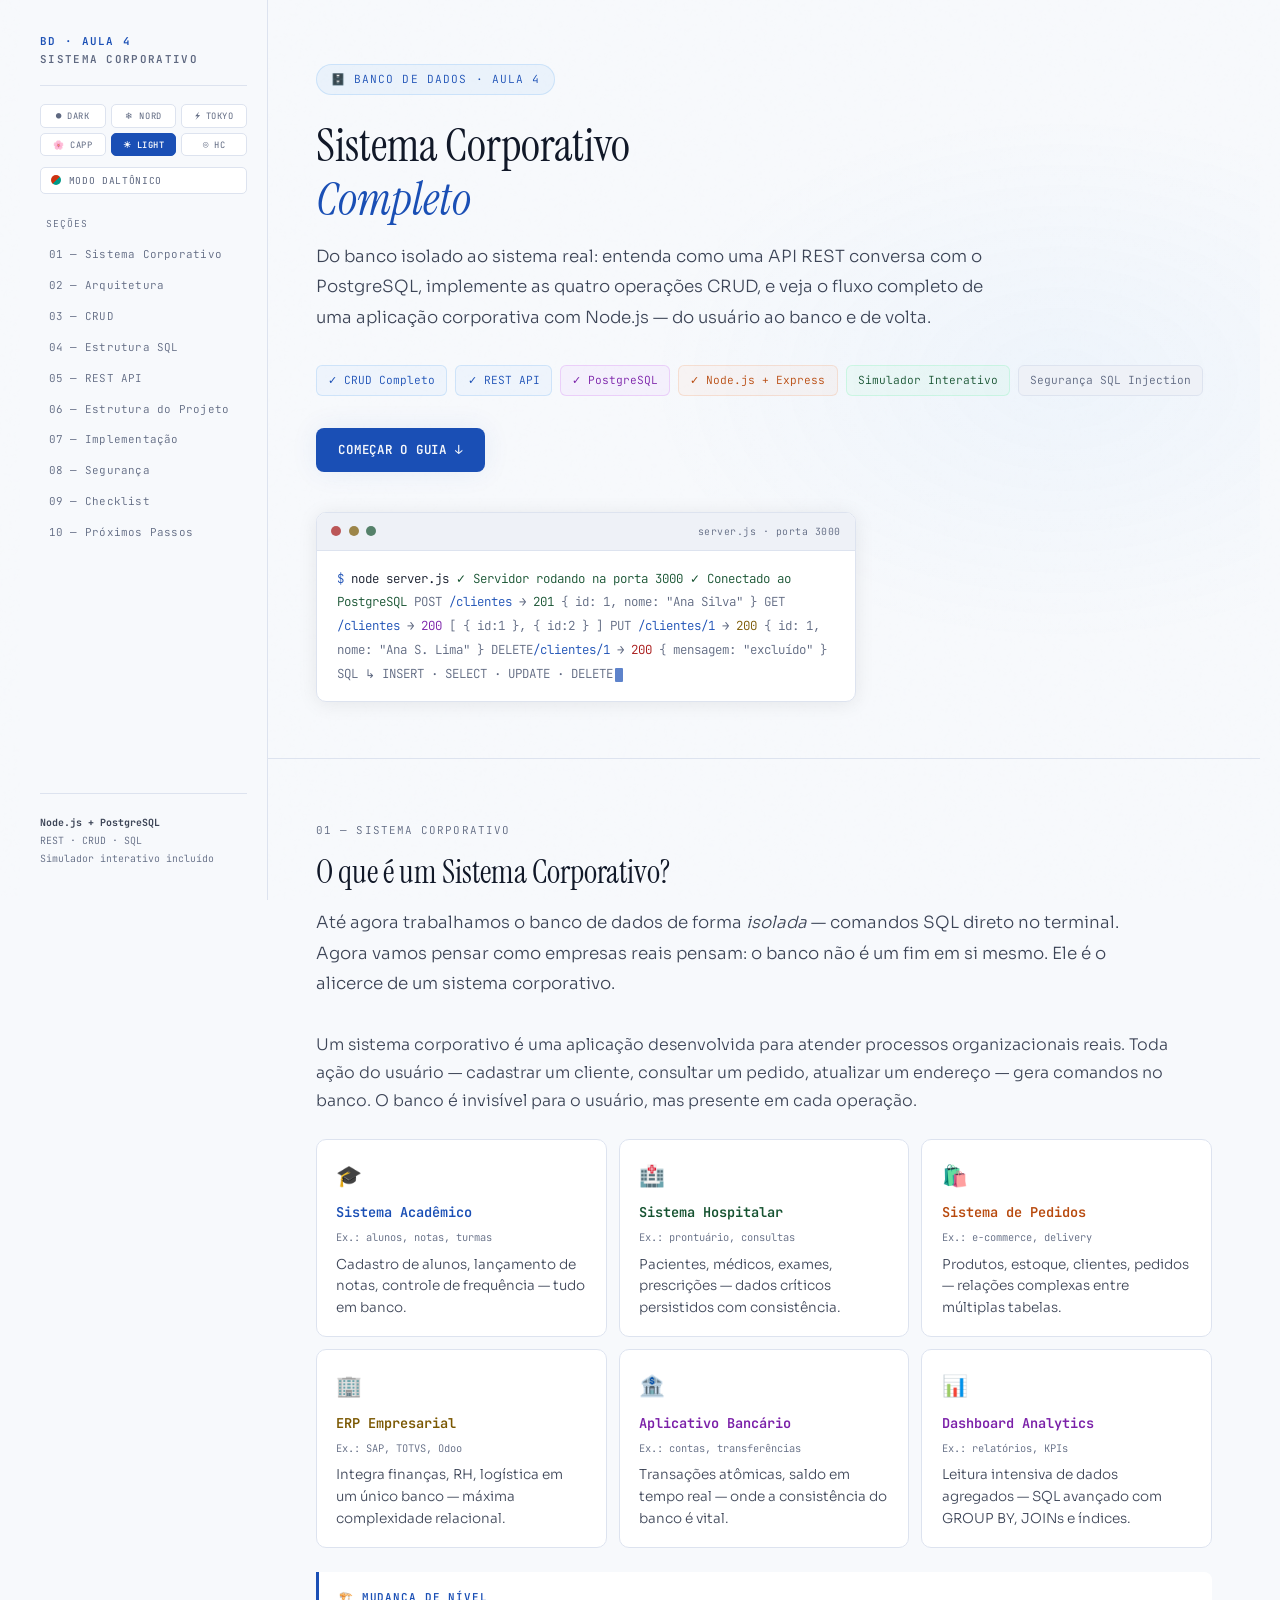
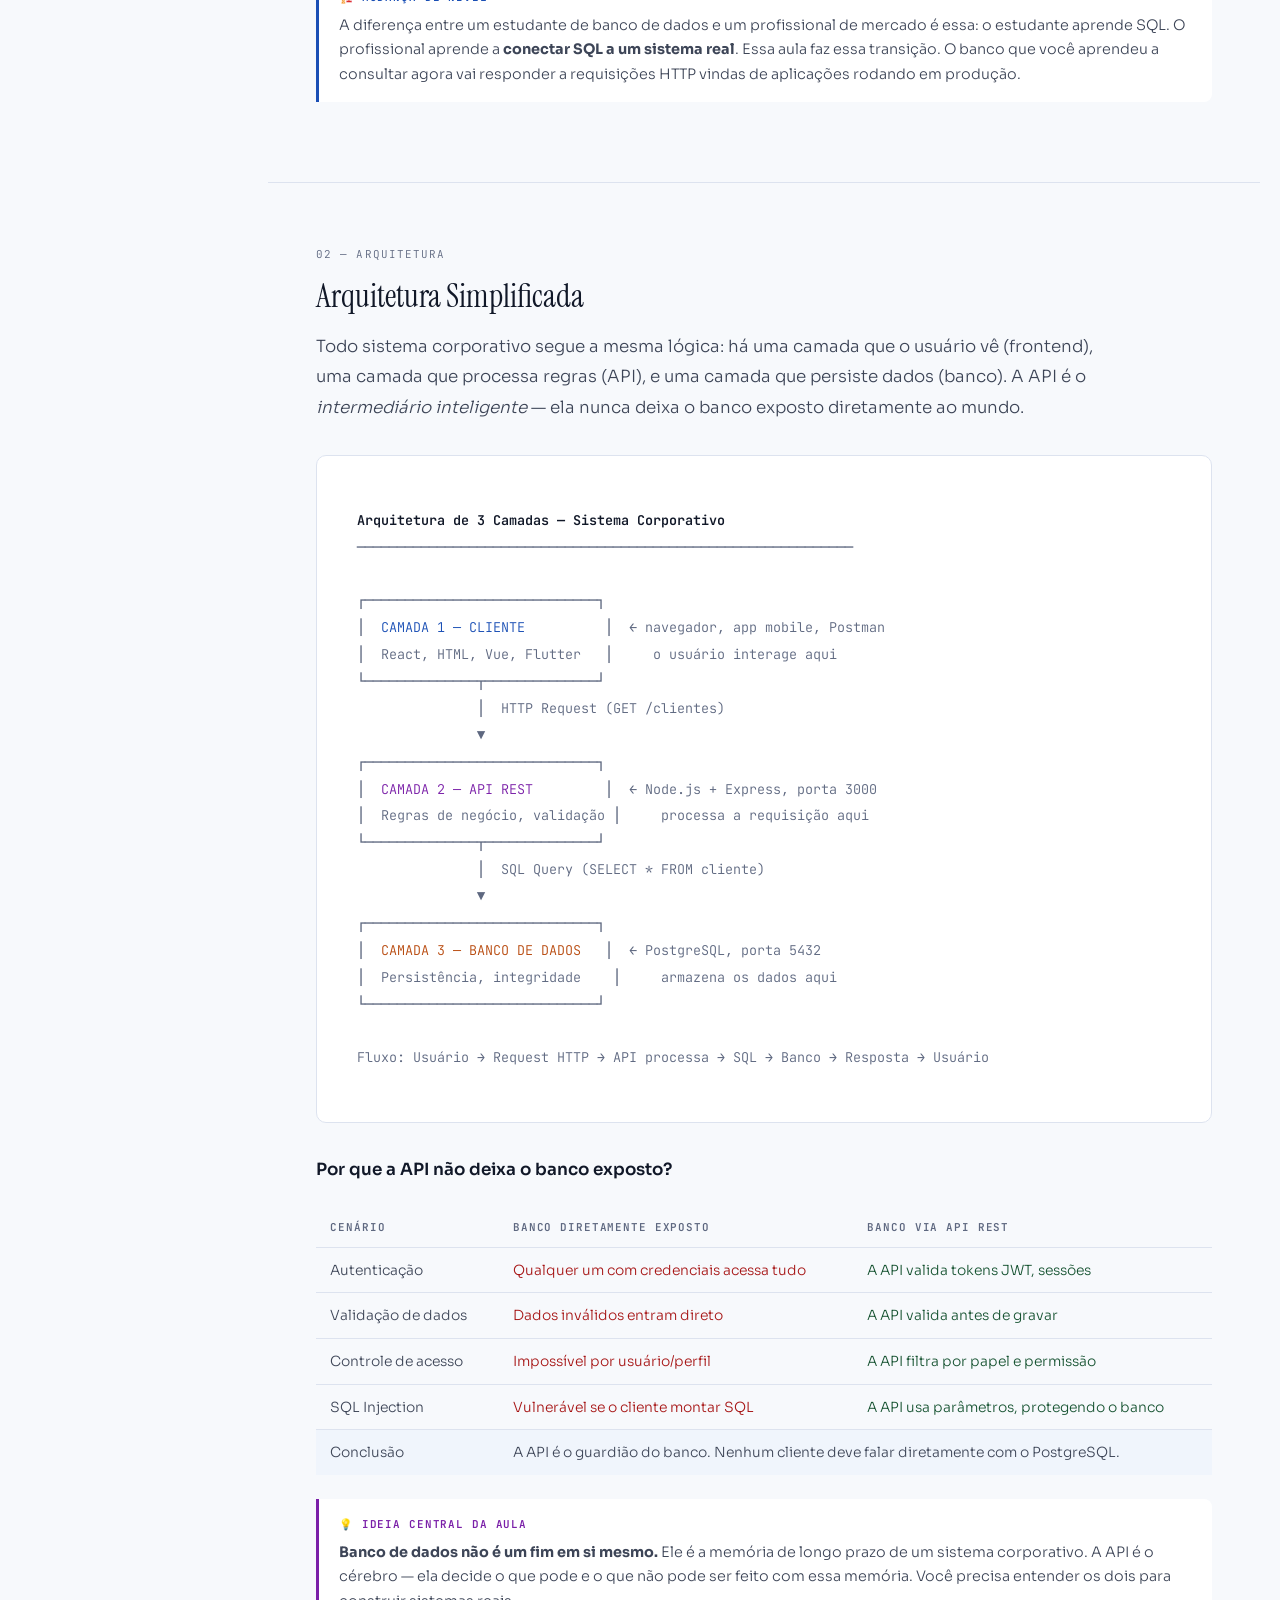
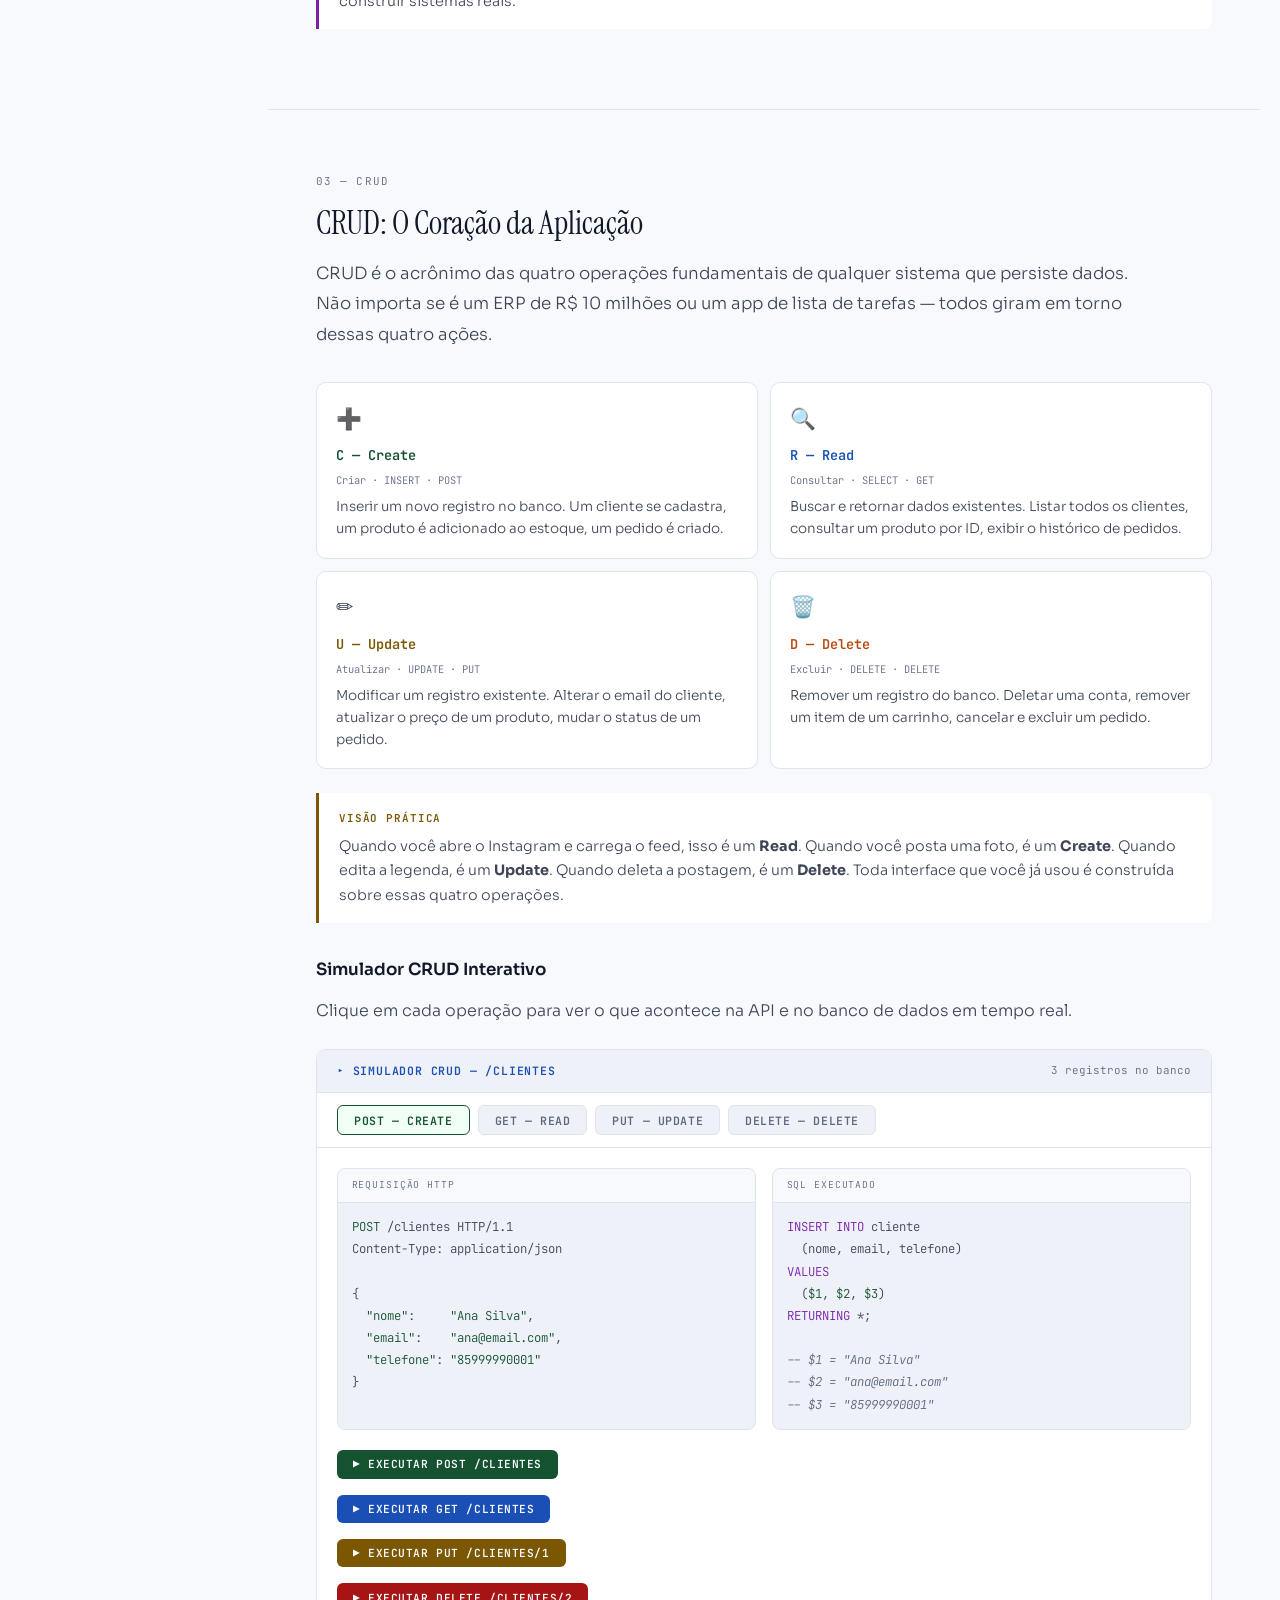
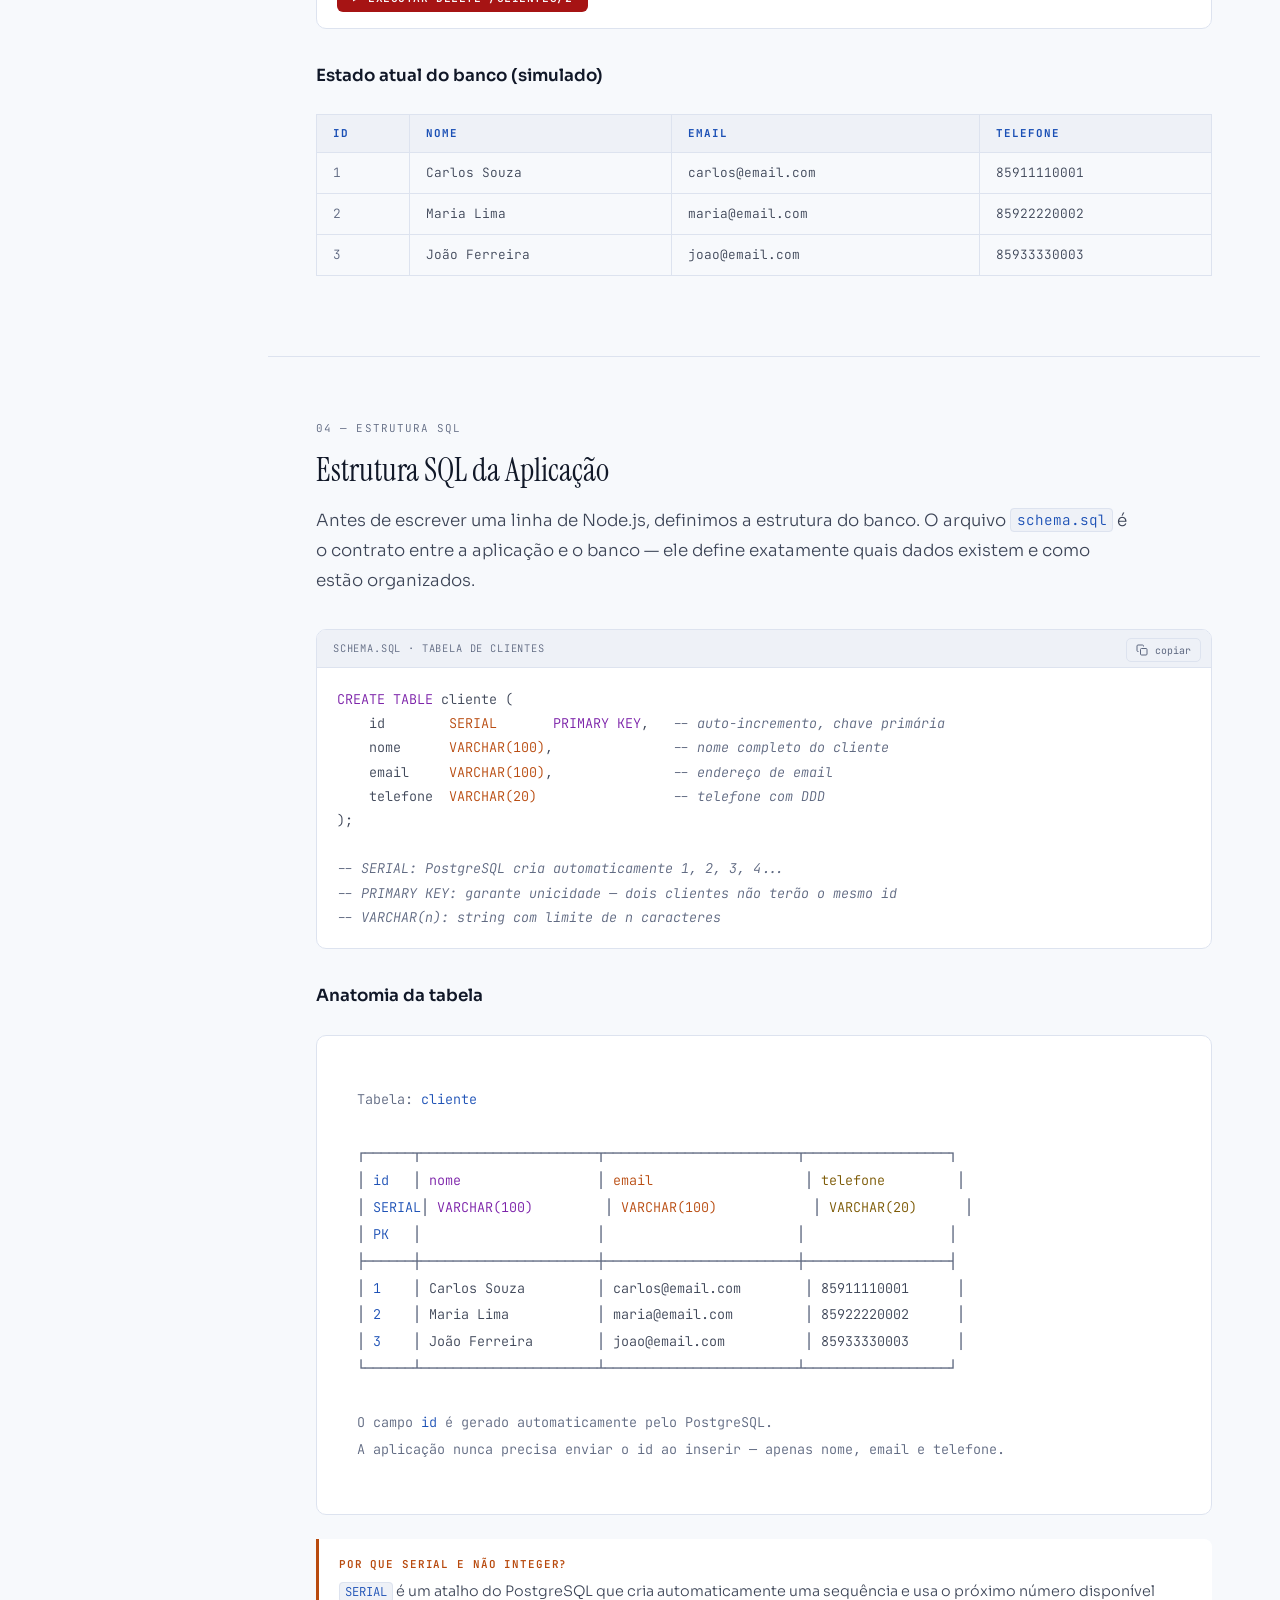
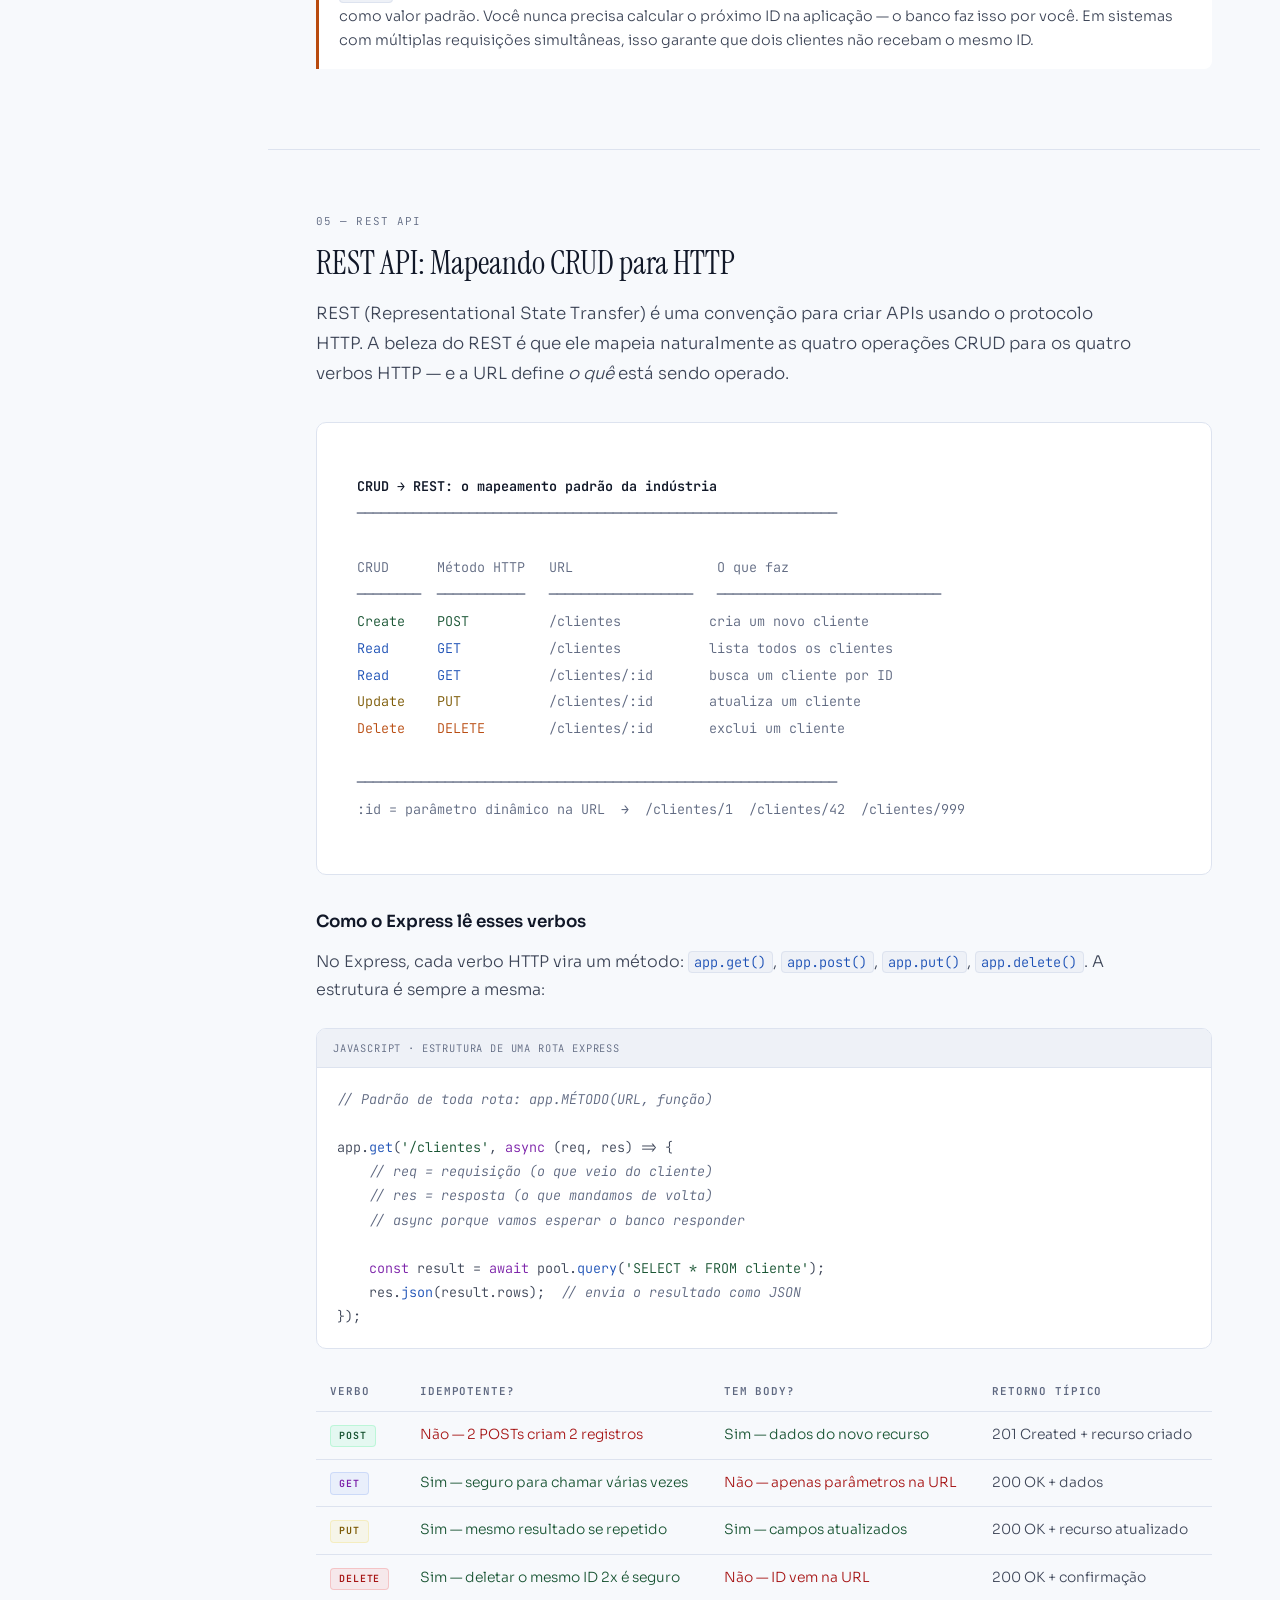
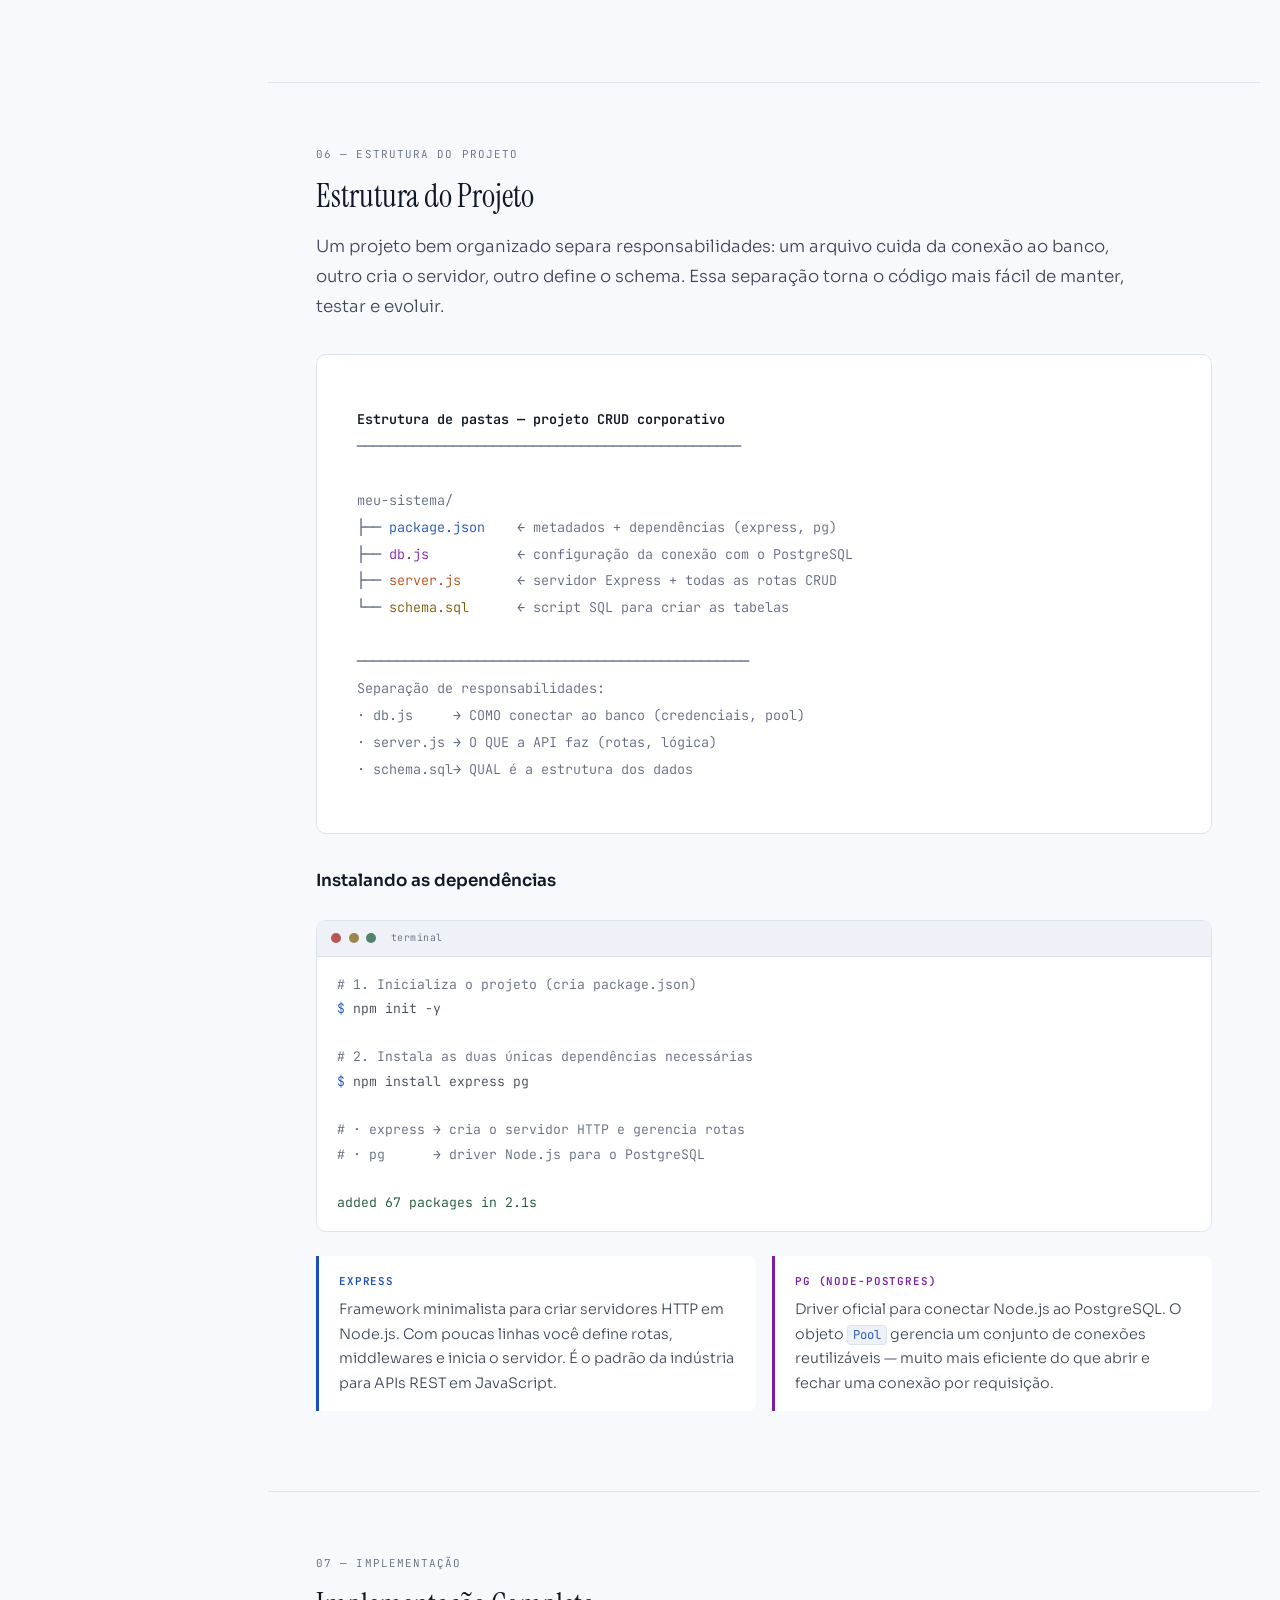
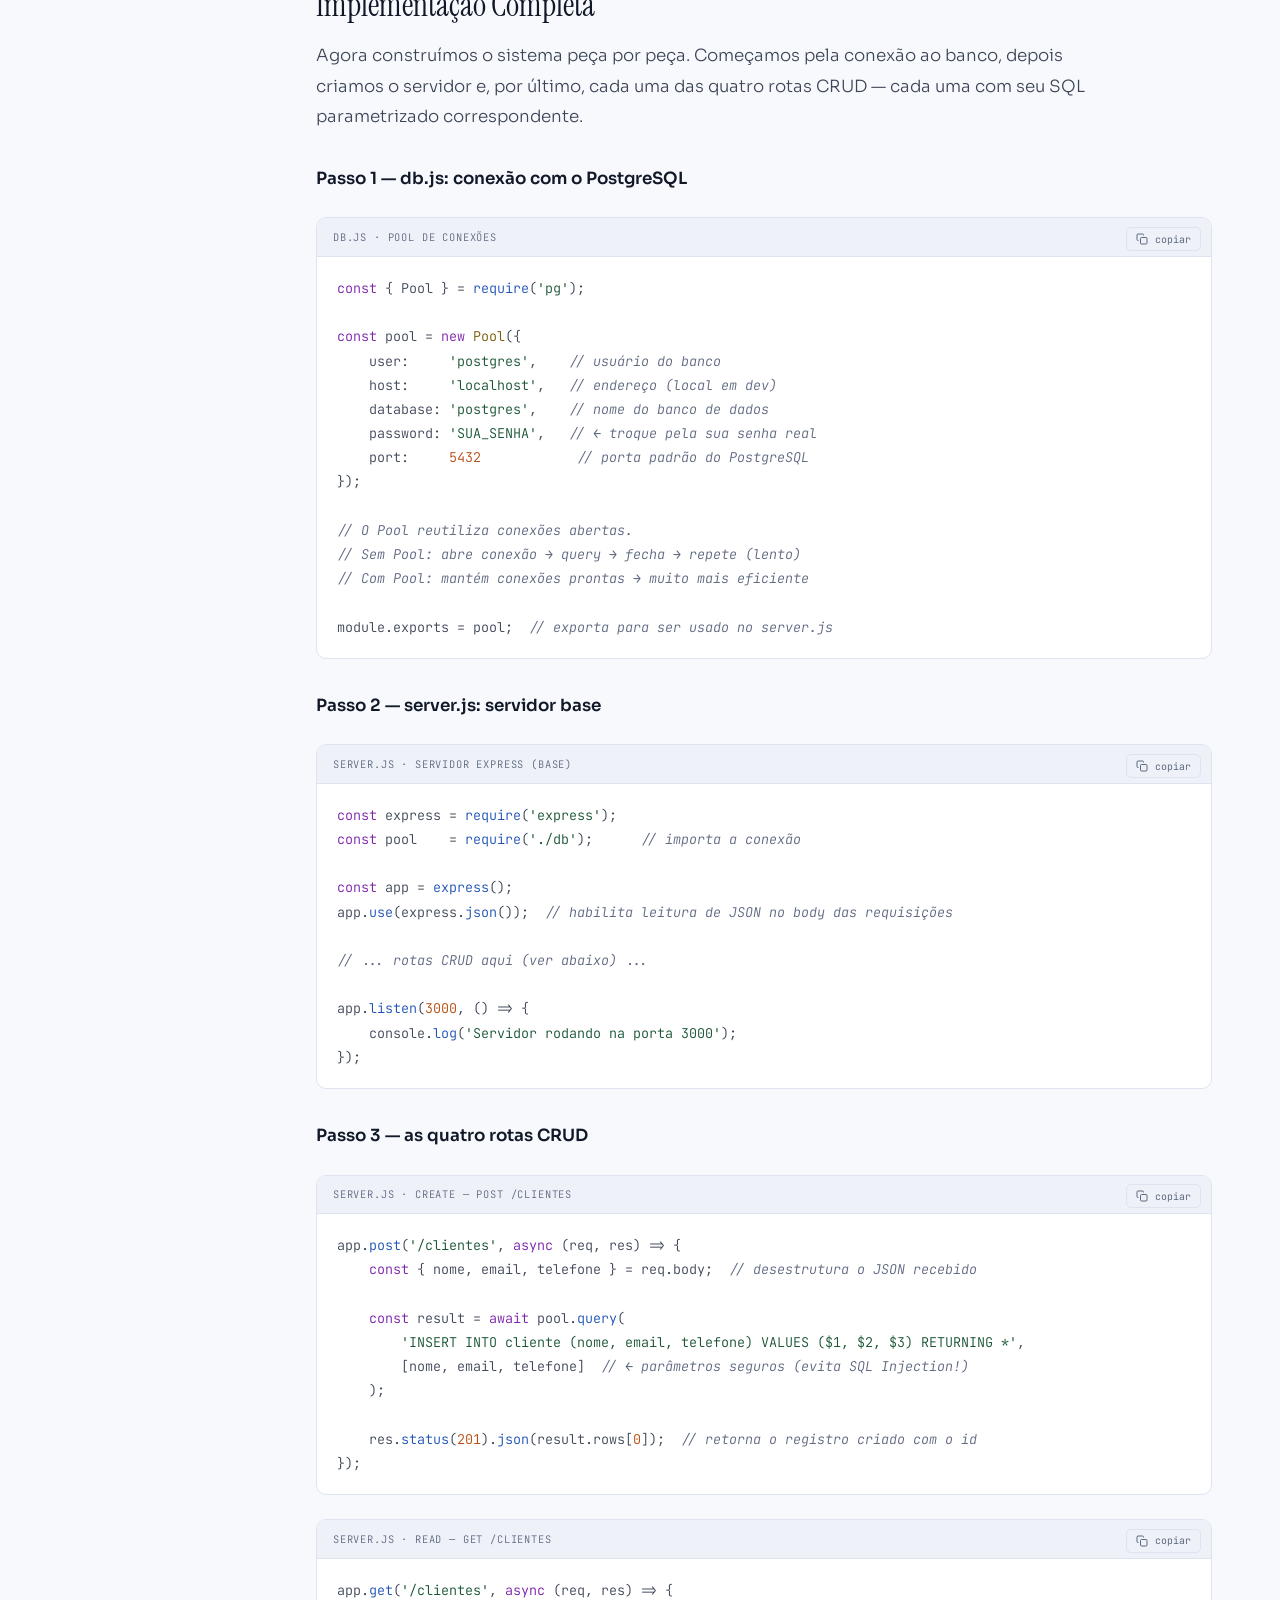
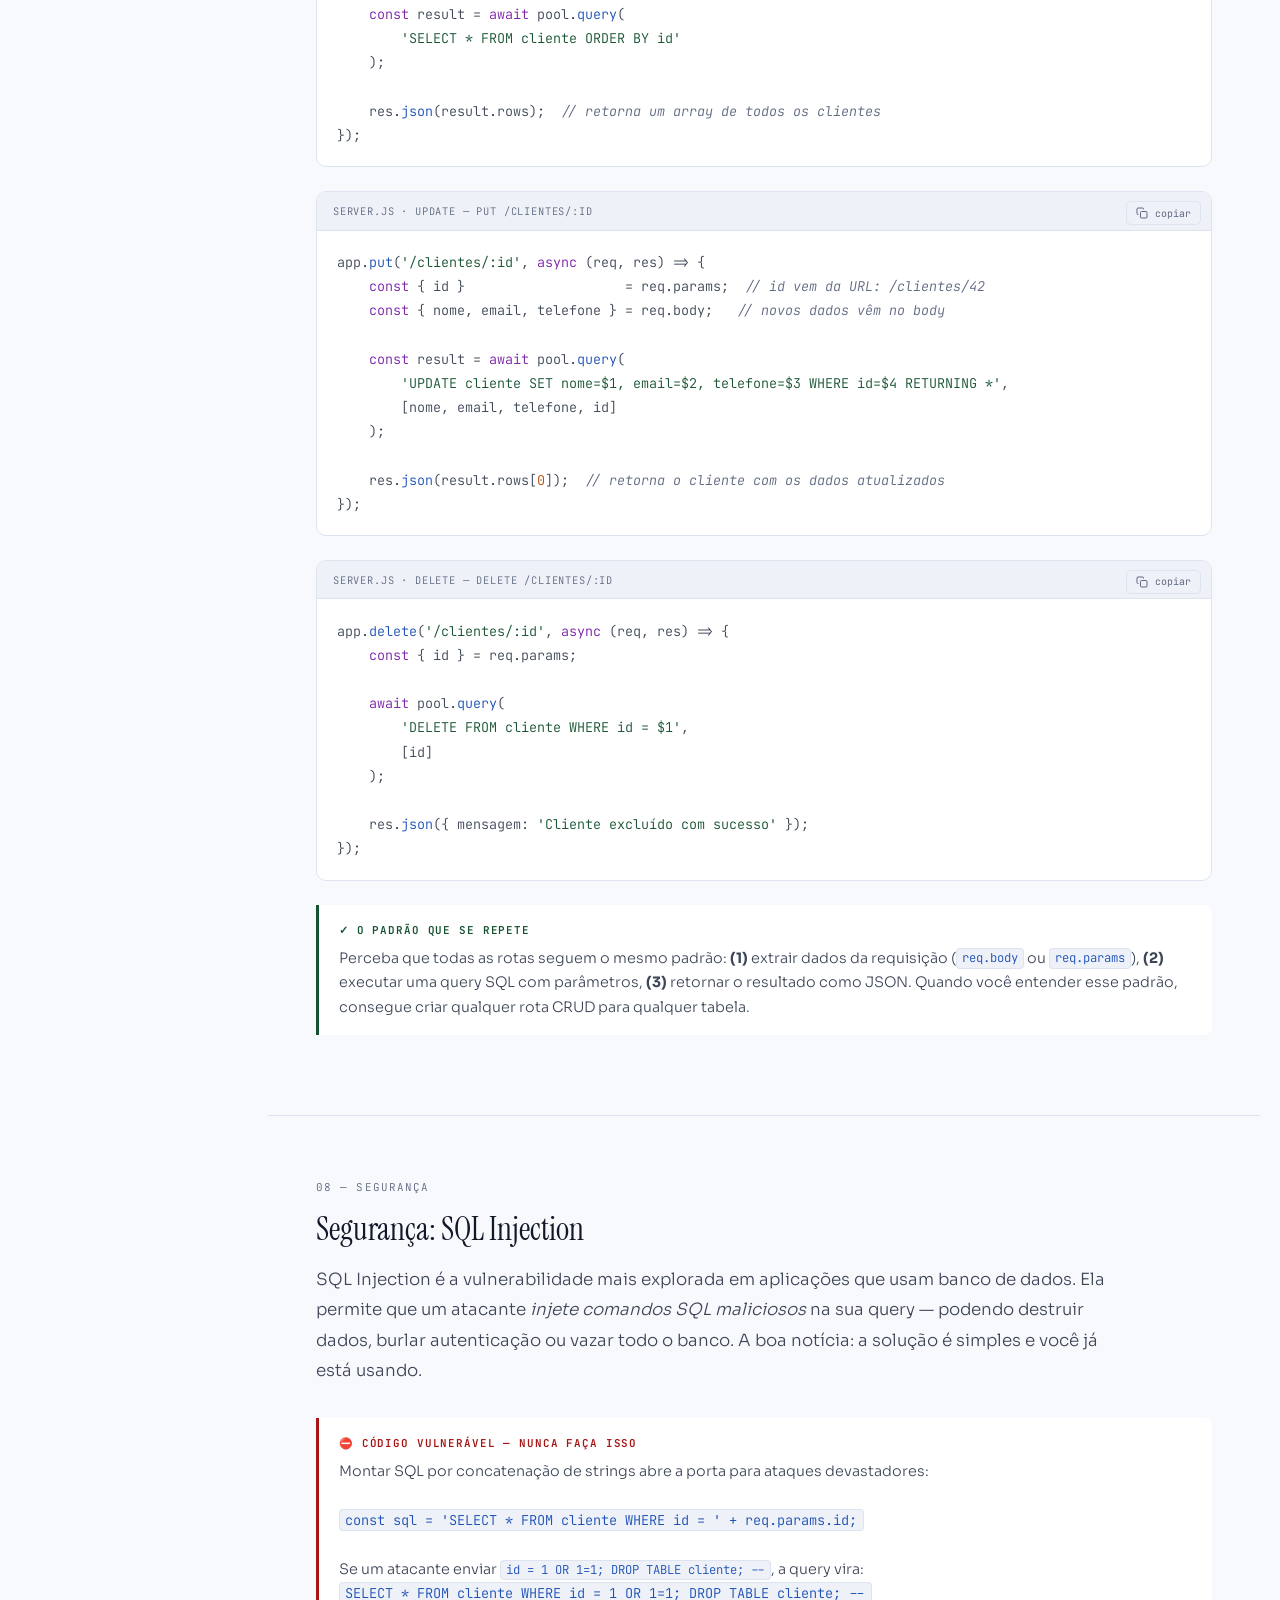
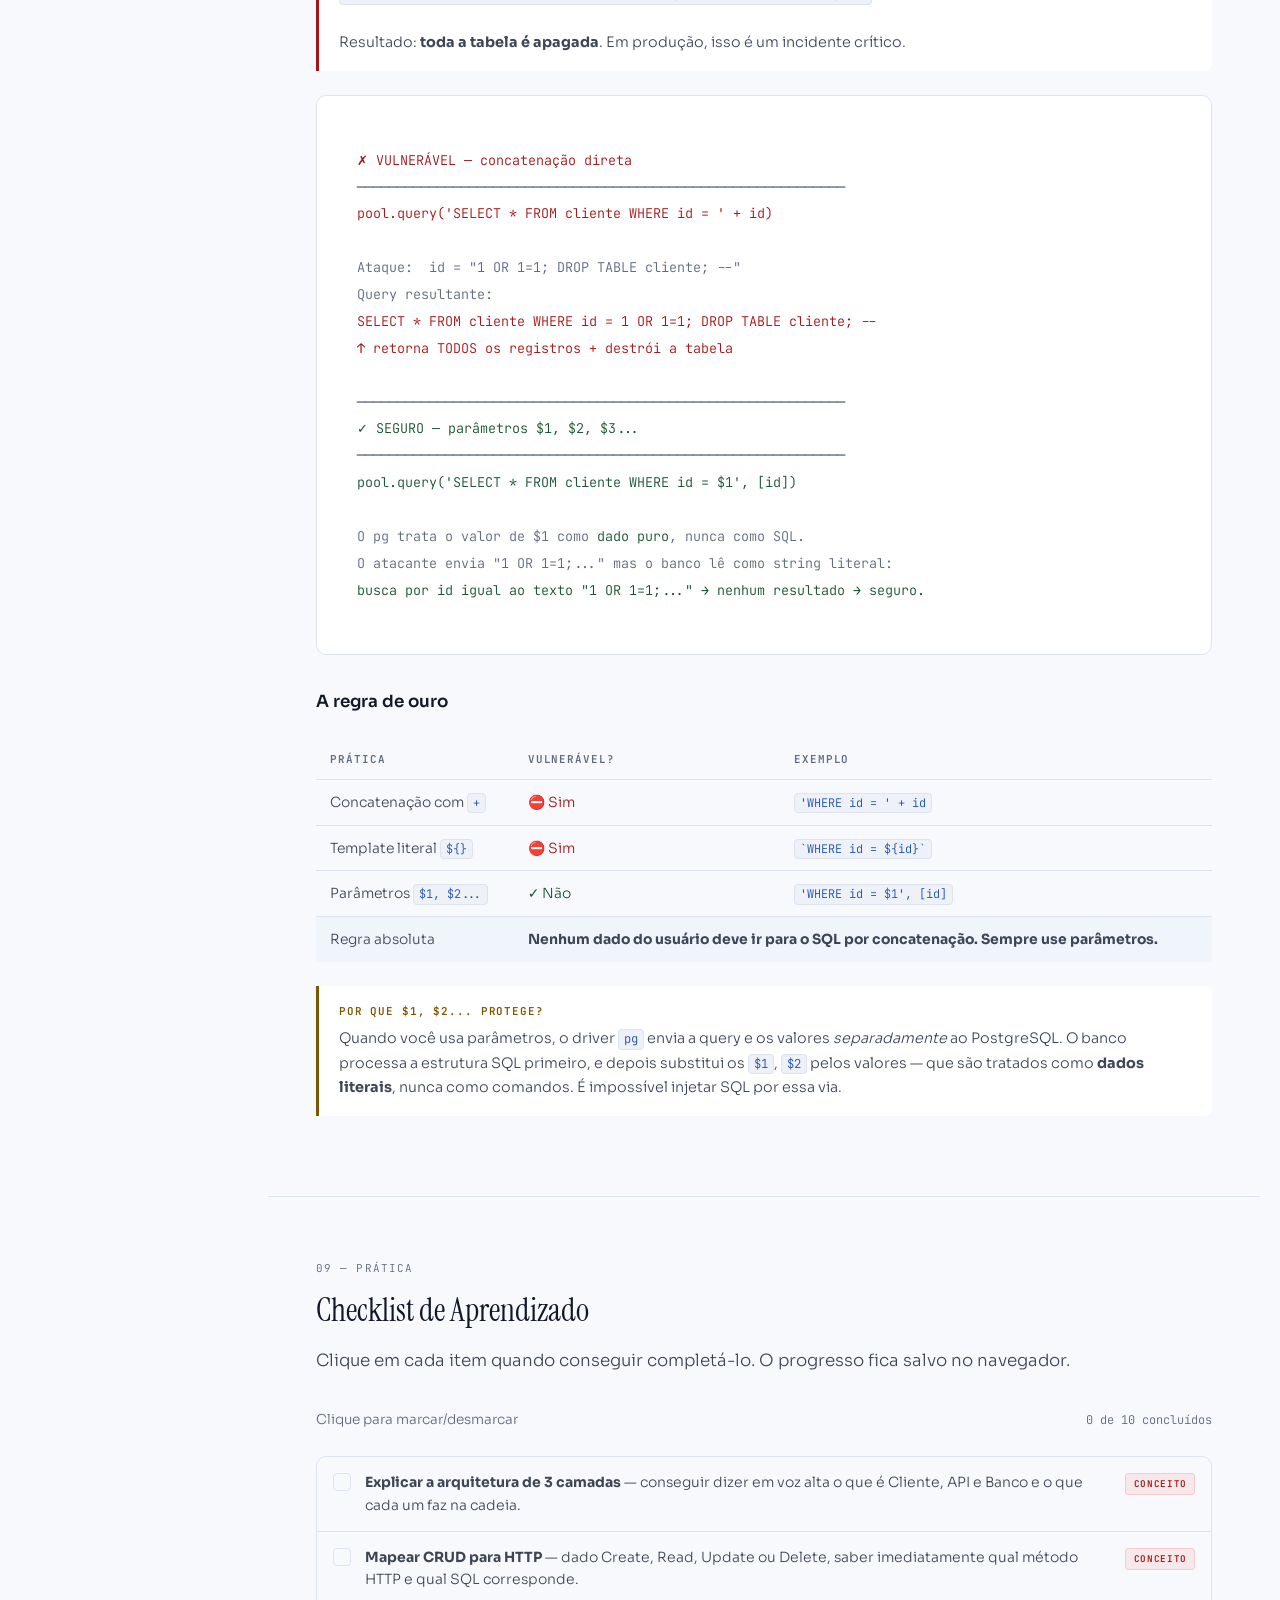
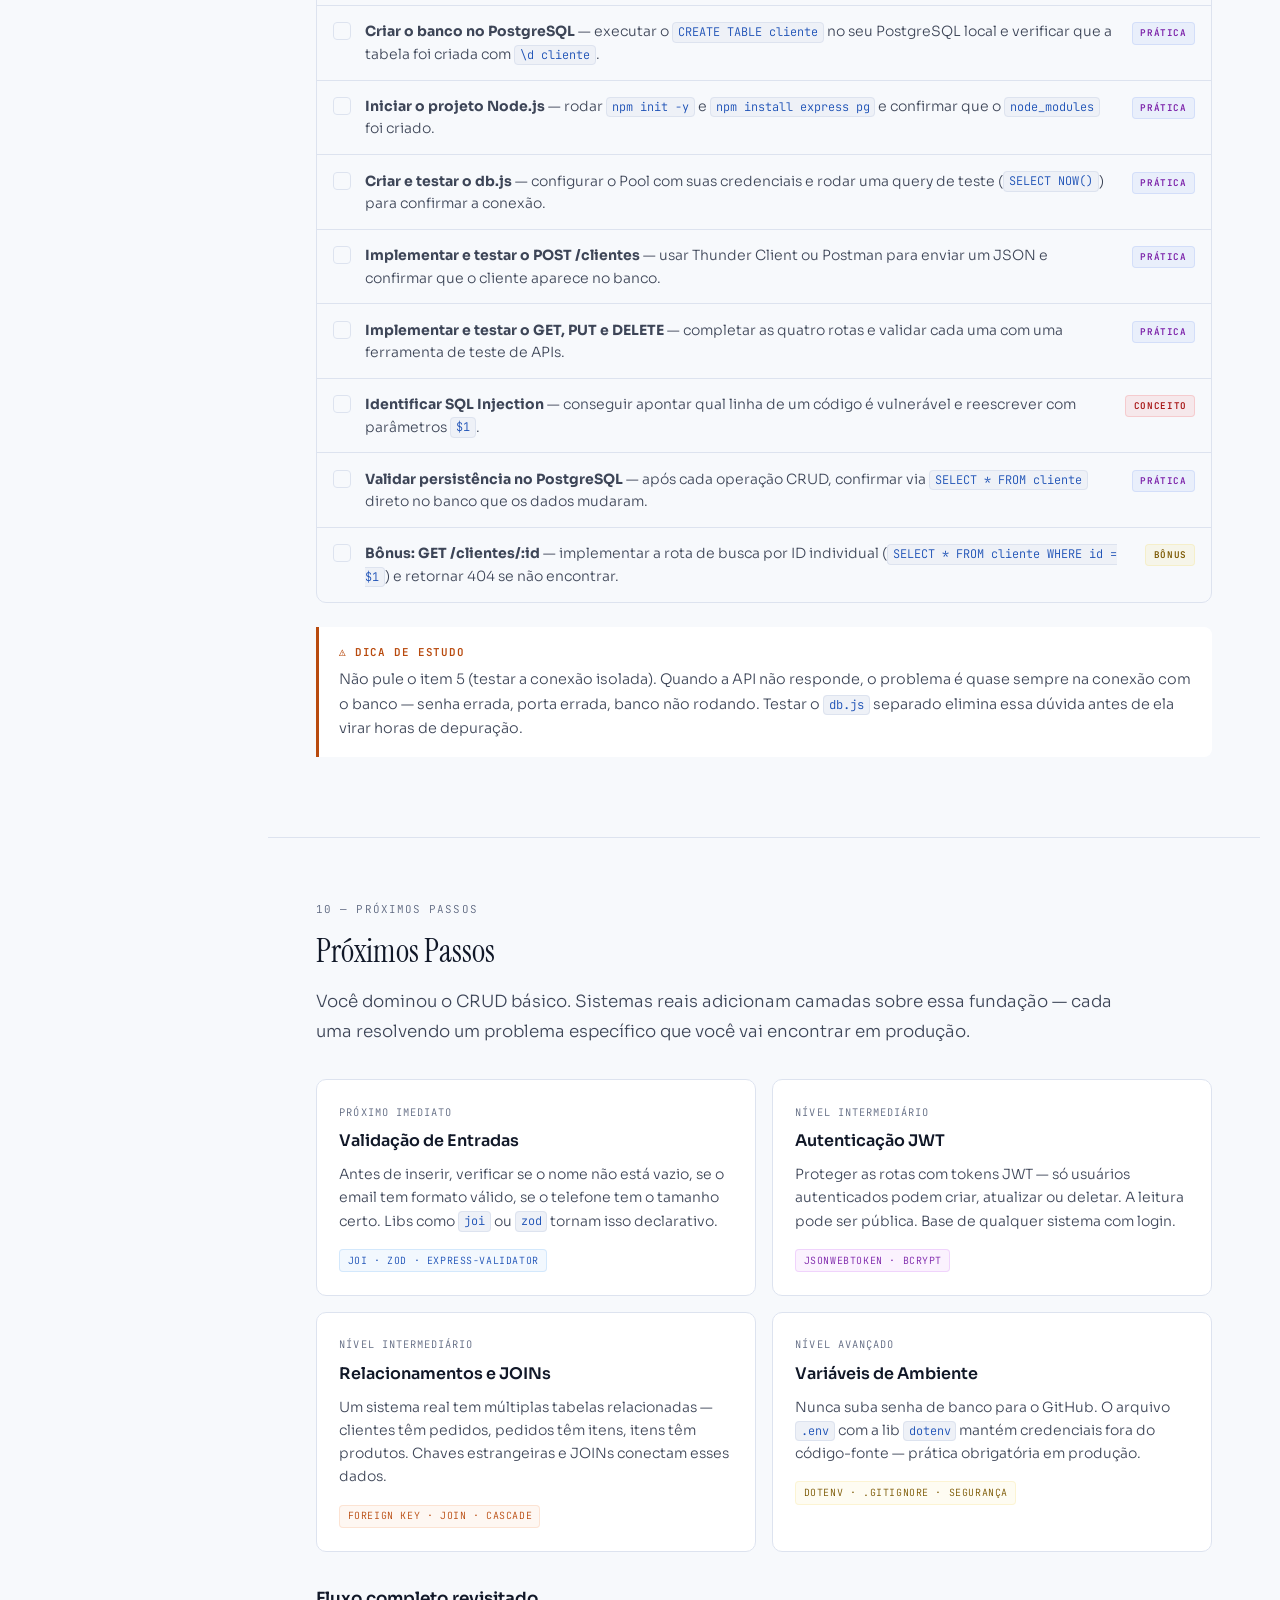
<file: index8.html>
<!DOCTYPE html>
<html lang="pt-BR" data-theme="dark">
<head>
<meta charset="UTF-8">
<meta name="viewport" content="width=device-width, initial-scale=1.0">
<title>Banco de Dados · Aula 4 — Sistema Corporativo Completo</title>
<script>
(function(){
  var t=localStorage.getItem('bd-theme');
  var cb=localStorage.getItem('bd-cb')==='true';
  var pref=window.matchMedia('(prefers-color-scheme:light)').matches?'light':'dark';
  document.documentElement.setAttribute('data-theme',t||pref);
  if(cb) document.documentElement.setAttribute('data-colorblind','true');
})();
</script>
<link rel="preconnect" href="https://fonts.googleapis.com">
<link href="https://fonts.googleapis.com/css2?family=Instrument+Serif:ital@0;1&family=JetBrains+Mono:wght@400;600&family=Sora:wght@300;400;500;600&display=swap" rel="stylesheet">
<style>

/* ═══════════════════════════════ TEMAS ═══════════════════════════════ */
:root,[data-theme="dark"]{
  --bg:#0d0f12;--bg2:#13161b;--bg3:#1a1e26;--border:#252932;
  --text:#c8cdd8;--text-dim:#7e8599;--text-head:#e8ecf4;
  --accent:#4a9ef0;--accent2:#f0894a;--accent3:#c04af0;--accent4:#f0d44a;
  --danger:#f05a5a;--success:#4af090;
  --serif:'Instrument Serif',Georgia,serif;
  --mono:'JetBrains Mono','Fira Code',monospace;
  --sans:'Sora',system-ui,sans-serif;
  --radius:8px;--glow:0 0 28px rgba(74,158,240,.10);
  --shadow:0 2px 20px rgba(0,0,0,.40);--noise:.025;
}
[data-theme="nord"]{
  --bg:#2e3440;--bg2:#3b4252;--bg3:#434c5e;--border:#4c566a;
  --text:#d8dee9;--text-dim:#9aa5bb;--text-head:#eceff4;
  --accent:#88c0d0;--accent2:#d08770;--accent3:#b48ead;--accent4:#ebcb8b;
  --danger:#bf616a;--success:#a3be8c;
  --glow:0 0 28px rgba(136,192,208,.12);--shadow:0 2px 20px rgba(0,0,0,.25);--noise:.015;
}
[data-theme="tokyo"]{
  --bg:#1a1b26;--bg2:#24283b;--bg3:#292e42;--border:#33395a;
  --text:#a9b1d6;--text-dim:#8087a8;--text-head:#c0caf5;
  --accent:#7aa2f7;--accent2:#ff9e64;--accent3:#bb9af7;--accent4:#e0af68;
  --danger:#f7768e;--success:#9ece6a;
  --glow:0 0 28px rgba(122,162,247,.12);--shadow:0 2px 20px rgba(0,0,0,.30);--noise:.018;
}
[data-theme="catppuccin"]{
  --bg:#1e1e2e;--bg2:#313244;--bg3:#45475a;--border:#585b70;
  --text:#cdd6f4;--text-dim:#9399b2;--text-head:#cdd6f4;
  --accent:#89b4fa;--accent2:#fab387;--accent3:#cba6f7;--accent4:#f9e2af;
  --danger:#f38ba8;--success:#a6e3a1;
  --glow:0 0 28px rgba(137,180,250,.12);--shadow:0 2px 20px rgba(0,0,0,.35);--noise:.018;
}
[data-theme="light"]{
  --bg:#f7f9fc;--bg2:#ffffff;--bg3:#eef1f7;--border:#dde3ef;
  --text:#3d4557;--text-dim:#5e6880;--text-head:#111828;
  --accent:#1a4fb5;--accent2:#b84a0e;--accent3:#7a1fa8;--accent4:#7a5700;
  --danger:#a61414;--success:#155230;
  --glow:0 0 28px rgba(26,79,181,.08);--shadow:0 2px 20px rgba(0,0,0,.08);--noise:.008;
}
[data-theme="hc"]{
  --bg:#000000;--bg2:#0a0a0a;--bg3:#141414;--border:#555555;
  --text:#ffffff;--text-dim:#bbbbbb;--text-head:#ffffff;
  --accent:#00aaff;--accent2:#ff8800;--accent3:#cc44ff;--accent4:#ffee00;
  --danger:#ff4444;--success:#00ff66;
  --glow:0 0 24px rgba(0,170,255,.30);--shadow:0 2px 16px rgba(0,0,0,.9);--noise:0;
}
[data-colorblind="true"]{
  --accent:#0077bb;--accent2:#ee7733;--accent3:#aa3377;--accent4:#ddcc77;
  --success:#009988;--danger:#cc3311;
}

/* ═══════════════════════════════ RESET ═══════════════════════════════ */
*,*::before,*::after{box-sizing:border-box;margin:0;padding:0;}
html{scroll-behavior:smooth;font-size:16px;}
body{background:var(--bg);color:var(--text);font-family:var(--sans);font-weight:300;line-height:1.75;-webkit-font-smoothing:antialiased;transition:background .22s ease,color .22s ease;}
body::before{content:'';position:fixed;inset:0;z-index:0;opacity:var(--noise);background-image:url("data:image/svg+xml,%3Csvg viewBox='0 0 200 200' xmlns='http://www.w3.org/2000/svg'%3E%3Cfilter id='n'%3E%3CfeTurbulence type='fractalNoise' baseFrequency='0.9' numOctaves='4' stitchTiles='stitch'/%3E%3C/filter%3E%3Crect width='100%25' height='100%25' filter='url(%23n)'/%3E%3C/svg%3E");pointer-events:none;transition:opacity .22s;}
.sr-only{position:absolute;width:1px;height:1px;padding:0;margin:-1px;overflow:hidden;clip:rect(0,0,0,0);white-space:nowrap;border:0;}
:focus-visible{outline:2.5px solid var(--accent);outline-offset:3px;border-radius:3px;}

/* PROGRESS */
#progress-bar{position:fixed;top:0;left:0;height:2.5px;width:0%;background:linear-gradient(90deg,var(--accent),var(--accent3));z-index:200;transition:width .08s linear;pointer-events:none;}

/* SKIP */
.skip-link{position:fixed;top:-100%;left:1rem;z-index:9999;background:var(--accent);color:var(--bg);font-family:var(--mono);font-size:.78rem;font-weight:600;padding:.6rem 1.1rem;border-radius:0 0 var(--radius) var(--radius);text-decoration:none;letter-spacing:.04em;transition:top .12s ease;box-shadow:var(--shadow);}
.skip-link:focus{top:0;}

/* MOBILE HEADER */
.mobile-header{display:none;position:sticky;top:0;z-index:110;background:var(--bg);border-bottom:1px solid var(--border);padding:.8rem 1.25rem;align-items:center;justify-content:space-between;transition:background .22s;}
.mobile-title{font-family:var(--mono);font-size:.68rem;color:var(--accent);letter-spacing:.1em;text-transform:uppercase;}
.hamburger{background:none;border:1px solid var(--border);border-radius:var(--radius);padding:.45rem .55rem;cursor:pointer;color:var(--text);display:flex;flex-direction:column;gap:4px;align-items:center;transition:border-color .15s,color .15s;}
.hamburger:hover{border-color:var(--accent);color:var(--accent);}
.hamburger span{display:block;width:17px;height:1.5px;background:currentColor;transition:transform .2s ease,opacity .2s;transform-origin:center;}
.hamburger.active span:nth-child(1){transform:translateY(5.5px) rotate(45deg);}
.hamburger.active span:nth-child(2){opacity:0;}
.hamburger.active span:nth-child(3){transform:translateY(-5.5px) rotate(-45deg);}
#sidebar-overlay{display:none;position:fixed;inset:0;background:rgba(0,0,0,.6);z-index:90;backdrop-filter:blur(3px);}
#sidebar-overlay.visible{display:block;}

/* LAYOUT */
.layout{display:grid;grid-template-columns:248px 1fr;min-height:100vh;position:relative;z-index:1;max-width:1240px;margin:0 auto;}

/* SIDEBAR */
.sidebar{position:sticky;top:0;height:100vh;overflow-y:auto;padding:2rem 1.25rem;border-right:1px solid var(--border);display:flex;flex-direction:column;gap:.15rem;background:var(--bg);z-index:99;transition:transform .25s ease,background .22s;scrollbar-width:thin;scrollbar-color:var(--border) transparent;}
.sidebar::-webkit-scrollbar{width:3px;}
.sidebar::-webkit-scrollbar-thumb{background:var(--border);border-radius:2px;}
.sidebar-logo{font-family:var(--mono);font-size:.68rem;font-weight:600;color:var(--accent);letter-spacing:.12em;text-transform:uppercase;margin-bottom:1rem;padding-bottom:1rem;border-bottom:1px solid var(--border);line-height:1.7;}
.sidebar-logo span{color:var(--text-dim);}
.theme-switcher{display:grid;grid-template-columns:1fr 1fr 1fr;gap:.3rem;margin-bottom:.5rem;}
.theme-btn{padding:.3rem .2rem;font-family:var(--mono);font-size:.55rem;letter-spacing:.06em;text-transform:uppercase;border-radius:5px;cursor:pointer;border:1px solid var(--border);background:var(--bg2);color:var(--text-dim);transition:all .15s;display:flex;align-items:center;justify-content:center;white-space:nowrap;}
.theme-btn:hover{color:var(--text-head);border-color:var(--accent);background:var(--bg3);}
.theme-btn.active{background:var(--accent);border-color:var(--accent);color:var(--bg);font-weight:600;}
.cb-toggle{width:100%;display:flex;align-items:center;gap:.5rem;padding:.38rem .6rem;font-family:var(--mono);font-size:.6rem;letter-spacing:.07em;text-transform:uppercase;border-radius:5px;cursor:pointer;border:1px solid var(--border);background:var(--bg2);color:var(--text-dim);transition:all .15s;margin-bottom:.75rem;}
.cb-toggle:hover{border-color:var(--accent3);color:var(--text-head);background:var(--bg3);}
.cb-toggle.active{border-color:var(--accent3);color:var(--accent3);background:rgba(192,74,240,.08);}
.cb-dot{width:10px;height:10px;border-radius:50%;background:linear-gradient(135deg,#cc3311 50%,#009988 50%);flex-shrink:0;}
.sidebar-nav-label{font-family:var(--mono);font-size:.6rem;color:var(--text-dim);letter-spacing:.1em;text-transform:uppercase;padding:.5rem 0 .3rem .4rem;}
.nav-link{display:block;padding:.38rem .55rem;border-radius:5px;text-decoration:none;font-family:var(--mono);font-size:.68rem;color:var(--text-dim);letter-spacing:.02em;transition:background .12s,color .12s;line-height:1.5;}
.nav-link:hover{background:var(--bg3);color:var(--text-head);}
.nav-link.active{background:var(--bg3);color:var(--accent);}
.sidebar-footer{margin-top:auto;padding-top:1.25rem;border-top:1px solid var(--border);font-family:var(--mono);font-size:.62rem;color:var(--text-dim);line-height:1.8;}
.sidebar-footer strong{color:var(--text);}

/* MAIN */
main{padding:0;min-width:0;display:flex;flex-direction:column;}
.section{opacity:0;transform:translateY(12px);transition:opacity .45s ease,transform .45s ease;}
.section.visible{opacity:1;transform:translateY(0);}
.content-section{padding:3.5rem 3rem;border-bottom:1px solid var(--border);}
.section-num{display:inline-block;font-family:var(--mono);font-size:.68rem;color:var(--text-dim);letter-spacing:.1em;text-transform:uppercase;margin-bottom:.75rem;}
h2{font-family:var(--serif);font-size:2rem;font-weight:400;color:var(--text-head);line-height:1.25;margin-bottom:1rem;}
h3{font-family:var(--sans);font-size:1.05rem;font-weight:600;color:var(--text-head);margin:2rem 0 .75rem;}
.section-lead{font-size:1.05rem;color:var(--text);max-width:68ch;line-height:1.8;margin-bottom:2rem;}
p{margin-bottom:1rem;max-width:72ch;}
p:last-child{margin-bottom:0;}
code{font-family:var(--mono);font-size:.85em;background:var(--bg3);border:1px solid var(--border);border-radius:4px;padding:.1em .4em;color:var(--accent);}

/* HERO */
.hero{padding:4rem 3rem 3.5rem;border-bottom:1px solid var(--border);position:relative;overflow:hidden;}
.hero::before{content:'';position:absolute;inset:0;z-index:0;background:radial-gradient(ellipse 60% 50% at 80% 50%,rgba(74,158,240,.05) 0%,transparent 70%);pointer-events:none;}
.hero>*{position:relative;z-index:1;}
.hero-badge{display:inline-flex;align-items:center;gap:.5rem;font-family:var(--mono);font-size:.7rem;letter-spacing:.1em;text-transform:uppercase;color:var(--accent);background:rgba(74,158,240,.07);border:1px solid rgba(74,158,240,.2);border-radius:999px;padding:.3rem .85rem;margin-bottom:1.5rem;}
.hero h1{font-family:var(--serif);font-size:2.9rem;font-weight:400;color:var(--text-head);line-height:1.15;margin-bottom:1rem;}
.hero h1 em{font-style:italic;color:var(--accent);}
.hero-sub{font-size:1.05rem;color:var(--text);max-width:58ch;line-height:1.8;margin-bottom:2rem;}
.hero-chips{display:flex;flex-wrap:wrap;gap:.5rem;margin-bottom:2rem;}
.chip{display:inline-flex;align-items:center;gap:.35rem;font-family:var(--mono);font-size:.7rem;color:var(--text-dim);background:var(--bg3);border:1px solid var(--border);border-radius:6px;padding:.3rem .7rem;}
.chip-accent{color:var(--accent);border-color:rgba(74,158,240,.2);background:rgba(74,158,240,.05);}
.chip-purple{color:var(--accent3);border-color:rgba(192,74,240,.2);background:rgba(192,74,240,.05);}
.chip-green{color:var(--success);border-color:rgba(74,240,144,.2);background:rgba(74,240,144,.05);}
.chip-orange{color:var(--accent2);border-color:rgba(240,137,74,.2);background:rgba(240,137,74,.05);}
.hero-cta{display:inline-flex;align-items:center;gap:.5rem;font-family:var(--mono);font-size:.78rem;font-weight:600;letter-spacing:.06em;text-transform:uppercase;background:var(--accent);color:var(--bg);border:none;border-radius:var(--radius);padding:.7rem 1.4rem;cursor:pointer;text-decoration:none;transition:opacity .15s,transform .15s;box-shadow:var(--glow);}
.hero-cta:hover{opacity:.88;transform:translateY(-1px);}
.hero-terminal{margin-top:2.5rem;background:var(--bg2);border:1px solid var(--border);border-radius:10px;overflow:hidden;max-width:540px;box-shadow:var(--shadow);}
.hero-terminal-bar{display:flex;align-items:center;gap:.45rem;padding:.6rem .9rem;border-bottom:1px solid var(--border);background:var(--bg3);}
.tbar-dot{width:10px;height:10px;border-radius:50%;}
.tbar-dot-r{background:var(--danger);opacity:.7;}
.tbar-dot-y{background:var(--accent4);opacity:.7;}
.tbar-dot-g{background:var(--success);opacity:.7;}
.tbar-title{font-family:var(--mono);font-size:.62rem;color:var(--text-dim);letter-spacing:.05em;margin-left:auto;}
.hero-terminal-body{padding:1rem 1.25rem;font-family:var(--mono);font-size:.78rem;line-height:1.9;}
.t-prompt{color:var(--accent);}
.t-cmd{color:var(--text-head);}
.t-dim{color:var(--text-dim);}
.t-acc{color:var(--accent);}
.t-blue{color:var(--accent3);}
.t-orange{color:var(--accent2);}
.t-yellow{color:var(--accent4);}
.t-green{color:var(--success);}
.t-danger{color:var(--danger);}
.t-head{color:var(--text-head);font-weight:600;}
.t-cursor{display:inline-block;width:8px;height:14px;background:var(--accent);border-radius:1px;opacity:.7;animation:blink 1.1s step-end infinite;vertical-align:text-bottom;margin-left:2px;}
@keyframes blink{50%{opacity:0;}}

/* ARCH BOX */
.arch-box{background:var(--bg2);border:1px solid var(--border);border-radius:10px;padding:1.5rem;font-family:var(--mono);font-size:.84rem;line-height:2;color:var(--text);overflow-x:auto;white-space:pre;margin:1.5rem 0;tab-size:2;}
.c-accent{color:var(--accent);}
.c-blue{color:var(--accent3);}
.c-orange{color:var(--accent2);}
.c-yellow{color:var(--accent4);}
.c-dim{color:var(--text-dim);}
.c-green{color:var(--success);}
.c-danger{color:var(--danger);}
.c-head{color:var(--text-head);font-weight:600;}

/* CODE BLOCKS */
.code-wrap{position:relative;background:var(--bg2);border:1px solid var(--border);border-radius:10px;overflow:hidden;margin:1.5rem 0;}
.code-label{display:block;font-family:var(--mono);font-size:.65rem;letter-spacing:.08em;text-transform:uppercase;color:var(--text-dim);padding:.6rem 1rem;border-bottom:1px solid var(--border);background:var(--bg3);}
.copy-btn{position:absolute;top:.55rem;right:.6rem;display:flex;align-items:center;gap:.4rem;font-family:var(--mono);font-size:.62rem;color:var(--text-dim);background:var(--bg3);border:1px solid var(--border);border-radius:5px;padding:.28rem .6rem;cursor:pointer;transition:border-color .15s,color .15s;}
.copy-btn:hover{border-color:var(--accent);color:var(--accent);}
.copy-btn.copied{color:var(--success);border-color:var(--success);}
pre{font-family:var(--mono);font-size:.84rem;line-height:1.8;color:var(--text);padding:1.2rem 1.25rem;overflow-x:auto;tab-size:4;}
.kw{color:var(--accent3);}
.fn{color:var(--accent);}
.cls{color:var(--accent4);}
.str{color:var(--success);}
.num{color:var(--accent2);}
.cm{color:var(--text-dim);font-style:italic;}
.kw-sql{color:var(--accent3);}
.type-sql{color:var(--accent2);}
.val-sql{color:var(--success);}

/* TERM BOX */
.term-box{background:var(--bg2);border:1px solid var(--border);border-radius:10px;overflow:hidden;margin:1.5rem 0;}
.term-bar{display:flex;align-items:center;gap:.45rem;padding:.55rem .9rem;border-bottom:1px solid var(--border);background:var(--bg3);}
.term-bar-title{font-family:var(--mono);font-size:.62rem;color:var(--text-dim);margin-left:.5rem;letter-spacing:.05em;}
.term-body{padding:1rem 1.25rem;font-family:var(--mono);font-size:.82rem;line-height:1.85;overflow-x:auto;white-space:pre;}

/* CALLOUTS */
.callout{background:var(--bg2);border-left:3px solid var(--accent);border-radius:0 var(--radius) var(--radius) 0;padding:1rem 1.25rem;font-size:.9rem;line-height:1.7;margin:1.5rem 0;}
.callout-label{display:block;font-family:var(--mono);font-size:.68rem;font-weight:600;letter-spacing:.08em;text-transform:uppercase;color:var(--accent);margin-bottom:.4rem;}
.callout.yellow{border-left-color:var(--accent4);}.callout.yellow .callout-label{color:var(--accent4);}
.callout.blue{border-left-color:var(--accent3);}.callout.blue .callout-label{color:var(--accent3);}
.callout.orange{border-left-color:var(--accent2);}.callout.orange .callout-label{color:var(--accent2);}
.callout.danger{border-left-color:var(--danger);}.callout.danger .callout-label{color:var(--danger);}
.callout.success{border-left-color:var(--success);}.callout.success .callout-label{color:var(--success);}

/* TWO-COL */
.two-col{display:grid;grid-template-columns:1fr 1fr;gap:1rem;margin:1.5rem 0;}

/* CONCEPT CARDS */
.concept-grid{display:grid;grid-template-columns:repeat(3,1fr);gap:.75rem;margin:1.5rem 0;}
.concept-card{background:var(--bg2);border:1px solid var(--border);border-radius:10px;padding:1.1rem 1.2rem;transition:border-color .2s,background .2s;}
.concept-card:hover{background:var(--bg3);}
.concept-card.acc:hover{border-color:var(--accent);}
.concept-card.blu:hover{border-color:var(--accent3);}
.concept-card.ora:hover{border-color:var(--accent2);}
.concept-card.grn:hover{border-color:var(--success);}
.concept-card.yel:hover{border-color:var(--accent4);}
.concept-card.pur:hover{border-color:var(--accent3);}
.concept-icon{font-size:1.3rem;margin-bottom:.45rem;display:block;}
.concept-name{font-family:var(--mono);font-size:.85rem;font-weight:600;margin-bottom:.2rem;}
.concept-card.acc .concept-name{color:var(--accent);}
.concept-card.blu .concept-name{color:var(--accent3);}
.concept-card.ora .concept-name{color:var(--accent2);}
.concept-card.grn .concept-name{color:var(--success);}
.concept-card.yel .concept-name{color:var(--accent4);}
.concept-card.pur .concept-name{color:var(--accent3);}
.concept-en{font-family:var(--mono);font-size:.65rem;color:var(--text-dim);margin-bottom:.45rem;}
.concept-desc{font-size:.85rem;color:var(--text);line-height:1.6;}

/* COMPLEXITY TABLE */
.cmp-table{width:100%;border-collapse:collapse;font-family:var(--sans);font-size:.87rem;margin:1.5rem 0;}
.cmp-table th{font-family:var(--mono);font-size:.68rem;letter-spacing:.08em;text-transform:uppercase;color:var(--text-dim);font-weight:600;padding:.6rem .9rem;text-align:left;border-bottom:1px solid var(--border);}
.cmp-table td{padding:.7rem .9rem;border-bottom:1px solid var(--border);vertical-align:top;line-height:1.6;}
.cmp-table tr:last-child td{border-bottom:none;}
.cmp-table tr:hover td{background:var(--bg3);}
.cmp-table tr.hi td{background:rgba(74,158,240,.04);}
.good{color:var(--success);}
.bad{color:var(--danger);}
.mid{color:var(--accent4);}
.badge{display:inline-flex;align-items:center;font-family:var(--mono);font-size:.62rem;font-weight:600;letter-spacing:.08em;text-transform:uppercase;border-radius:4px;padding:.15rem .5rem;white-space:nowrap;}
.badge-g{background:rgba(74,240,144,.10);color:var(--success);border:1px solid rgba(74,240,144,.25);}
.badge-b{background:rgba(122,156,240,.10);color:var(--accent3);border:1px solid rgba(122,156,240,.25);}
.badge-o{background:rgba(240,137,74,.10);color:var(--accent2);border:1px solid rgba(240,137,74,.25);}
.badge-r{background:rgba(240,90,90,.10);color:var(--danger);border:1px solid rgba(240,90,90,.25);}
.badge-y{background:rgba(240,212,74,.10);color:var(--accent4);border:1px solid rgba(240,212,74,.25);}

/* CRUD SIMULATOR */
.crud-sim{background:var(--bg2);border:1px solid var(--border);border-radius:10px;overflow:hidden;margin:1.5rem 0;}
.crud-sim-header{padding:.7rem 1.25rem;background:var(--bg3);border-bottom:1px solid var(--border);display:flex;align-items:center;justify-content:space-between;flex-wrap:wrap;gap:.5rem;}
.crud-sim-title{font-family:var(--mono);font-size:.72rem;color:var(--accent);font-weight:600;letter-spacing:.07em;text-transform:uppercase;}
.crud-tabs{display:flex;padding:.75rem 1.25rem;gap:.5rem;border-bottom:1px solid var(--border);flex-wrap:wrap;}
.crud-tab{font-family:var(--mono);font-size:.72rem;font-weight:600;letter-spacing:.05em;text-transform:uppercase;border-radius:6px;padding:.4rem 1rem;cursor:pointer;border:1px solid var(--border);background:var(--bg3);color:var(--text-dim);transition:all .18s;}
.crud-tab.post.active,.crud-tab.post:hover{border-color:var(--success);color:var(--success);background:rgba(74,240,144,.08);}
.crud-tab.get.active,.crud-tab.get:hover{border-color:var(--accent);color:var(--accent);background:rgba(74,158,240,.08);}
.crud-tab.put.active,.crud-tab.put:hover{border-color:var(--accent4);color:var(--accent4);background:rgba(240,212,74,.08);}
.crud-tab.del.active,.crud-tab.del:hover{border-color:var(--danger);color:var(--danger);background:rgba(240,90,90,.08);}
.crud-panel{display:none;padding:1.25rem;}
.crud-panel.active{display:grid;grid-template-columns:1fr 1fr;gap:1rem;}
.crud-block{background:var(--bg3);border:1px solid var(--border);border-radius:8px;overflow:hidden;}
.crud-block-label{font-family:var(--mono);font-size:.6rem;letter-spacing:.09em;text-transform:uppercase;color:var(--text-dim);padding:.5rem .85rem;border-bottom:1px solid var(--border);background:var(--bg);}
.crud-block pre{font-size:.77rem;padding:.85rem;margin:0;border:none;background:transparent;color:var(--text);}
.crud-run-btn{display:flex;align-items:center;gap:.5rem;font-family:var(--mono);font-size:.7rem;font-weight:600;letter-spacing:.05em;text-transform:uppercase;border:none;border-radius:6px;padding:.45rem 1rem;cursor:pointer;transition:opacity .15s,transform .12s;margin:0 1.25rem 1rem;}
.crud-run-btn:hover{opacity:.85;transform:translateY(-1px);}
.crud-run-btn.post{background:var(--success);color:var(--bg);}
.crud-run-btn.get{background:var(--accent);color:var(--bg);}
.crud-run-btn.put{background:var(--accent4);color:var(--bg);}
.crud-run-btn.del{background:var(--danger);color:var(--bg);}
.crud-response{margin:0 1.25rem 1.25rem;background:var(--bg3);border:1px solid var(--border);border-radius:8px;overflow:hidden;display:none;}
.crud-response.show{display:block;}
.crud-response-bar{font-family:var(--mono);font-size:.62rem;padding:.45rem .85rem;border-bottom:1px solid var(--border);display:flex;align-items:center;gap:.75rem;}
.crud-response-body{font-family:var(--mono);font-size:.78rem;padding:.85rem;line-height:1.8;white-space:pre;}
.status-ok{color:var(--success);}
.status-err{color:var(--danger);}
.method-post{color:var(--success);}
.method-get{color:var(--accent);}
.method-put{color:var(--accent4);}
.method-del{color:var(--danger);}

/* TABLE VIEWER */
.db-table-wrap{overflow-x:auto;margin:1.5rem 0;}
.db-table{width:100%;border-collapse:collapse;font-family:var(--mono);font-size:.8rem;}
.db-table th{background:var(--bg3);color:var(--accent);font-size:.68rem;letter-spacing:.08em;text-transform:uppercase;padding:.55rem 1rem;text-align:left;border:1px solid var(--border);}
.db-table td{padding:.55rem 1rem;border:1px solid var(--border);color:var(--text);}
.db-table tr:hover td{background:var(--bg3);}
.db-table .id-cell{color:var(--text-dim);}
.db-table .new-row td{background:rgba(74,240,144,.05);animation:rowIn .5s ease;}
@keyframes rowIn{from{opacity:0;background:rgba(74,240,144,.25);}to{opacity:1;}}

/* FLOW STEPS */
.flow-steps{display:flex;flex-direction:column;gap:.5rem;margin:1.5rem 0;}
.flow-step{display:flex;align-items:flex-start;gap:1rem;background:var(--bg2);border:1px solid var(--border);border-radius:10px;padding:1rem 1.25rem;transition:border-color .2s;}
.flow-step:hover{border-color:var(--accent);}
.flow-step-num{flex-shrink:0;width:28px;height:28px;border-radius:50%;background:var(--accent);color:var(--bg);font-family:var(--mono);font-size:.72rem;font-weight:600;display:flex;align-items:center;justify-content:center;margin-top:.1rem;}
.flow-step-body strong{display:block;font-family:var(--mono);font-size:.82rem;color:var(--text-head);margin-bottom:.25rem;}
.flow-step-body span{font-size:.85rem;color:var(--text);}

/* NEXT STEPS */
.next-grid{display:grid;grid-template-columns:1fr 1fr;gap:1rem;margin:1.5rem 0;}
.next-card{background:var(--bg2);border:1px solid var(--border);border-radius:10px;padding:1.4rem;transition:border-color .2s,background .2s;}
.next-card:hover{background:var(--bg3);}
.next-card.acc:hover{border-color:var(--accent);}
.next-card.blu:hover{border-color:var(--accent3);}
.next-card.ora:hover{border-color:var(--accent2);}
.next-card.yel:hover{border-color:var(--accent4);}
.next-num{font-family:var(--mono);font-size:.65rem;color:var(--text-dim);letter-spacing:.1em;text-transform:uppercase;margin-bottom:.4rem;}
.next-title{font-family:var(--sans);font-size:1rem;font-weight:600;color:var(--text-head);margin-bottom:.5rem;}
.next-desc{font-size:.875rem;color:var(--text);line-height:1.65;margin-bottom:.75rem;}
.next-tag{display:inline-flex;align-items:center;font-family:var(--mono);font-size:.62rem;border-radius:4px;padding:.12rem .45rem;text-transform:uppercase;letter-spacing:.06em;}
.tag-acc{background:rgba(74,158,240,.07);color:var(--accent);border:1px solid rgba(74,158,240,.18);}
.tag-blu{background:rgba(192,74,240,.07);color:var(--accent3);border:1px solid rgba(192,74,240,.18);}
.tag-ora{background:rgba(240,137,74,.07);color:var(--accent2);border:1px solid rgba(240,137,74,.18);}
.tag-yel{background:rgba(240,212,74,.07);color:var(--accent4);border:1px solid rgba(240,212,74,.18);}

/* CHECKLIST */
.checklist-wrap{display:flex;flex-direction:column;gap:0;border:1px solid var(--border);border-radius:10px;overflow:hidden;margin:1.5rem 0;}
.cl-item{display:flex;align-items:flex-start;gap:.9rem;padding:.9rem 1rem;border-bottom:1px solid var(--border);cursor:pointer;transition:background .12s;user-select:none;}
.cl-item:last-child{border-bottom:none;}
.cl-item:hover{background:var(--bg3);}
.cl-item[aria-checked="true"]{background:rgba(74,240,144,.04);}
.cl-item[aria-checked="true"] .cl-text{color:var(--text-dim);text-decoration:line-through;text-decoration-color:var(--success);}
.cl-box{flex-shrink:0;width:18px;height:18px;border:1.5px solid var(--border);border-radius:4px;margin-top:2px;display:flex;align-items:center;justify-content:center;transition:border-color .15s,background .15s;font-size:.7rem;color:transparent;}
.cl-item[aria-checked="true"] .cl-box{background:var(--success);border-color:var(--success);color:var(--bg);}
.cl-item:hover .cl-box{border-color:var(--accent);}
.cl-text{font-size:.875rem;line-height:1.6;flex:1;transition:color .15s;}
.cl-badge{flex-shrink:0;font-family:var(--mono);font-size:.58rem;font-weight:600;letter-spacing:.07em;text-transform:uppercase;border-radius:4px;padding:.12rem .45rem;align-self:flex-start;margin-top:2px;}
.cb-conceito{background:rgba(240,90,90,.10);color:var(--danger);border:1px solid rgba(240,90,90,.2);}
.cb-pratica{background:rgba(122,156,240,.10);color:var(--accent3);border:1px solid rgba(122,156,240,.2);}
.cb-bonus{background:rgba(240,212,74,.10);color:var(--accent4);border:1px solid rgba(240,212,74,.2);}
.checklist-header{display:flex;justify-content:space-between;align-items:center;margin-bottom:.75rem;}
#checklist-progress{font-family:var(--mono);font-size:.75rem;color:var(--text-dim);}

/* FOOTER */
footer{padding:1.5rem 3rem;display:flex;justify-content:space-between;align-items:center;border-top:1px solid var(--border);font-family:var(--mono);font-size:.68rem;color:var(--text-dim);gap:1rem;flex-wrap:wrap;margin-top:auto;}
.footer-version{color:var(--accent);}

/* RESPONSIVE */
@media(max-width:860px){
  .mobile-header{display:flex;}
  .layout{grid-template-columns:1fr;}
  .sidebar{position:fixed;top:0;left:-280px;height:100vh;width:280px;z-index:100;padding-top:1.25rem;}
  .sidebar.open{transform:translateX(280px);}
  .content-section,.hero{padding-left:1.5rem;padding-right:1.5rem;}
  footer{padding-left:1.5rem;padding-right:1.5rem;}
  h2{font-size:1.65rem;}
  .concept-grid{grid-template-columns:1fr 1fr;}
  .two-col,.next-grid{grid-template-columns:1fr;}
  .hero h1{font-size:2.1rem;}
  .hero-terminal{max-width:100%;}
  .crud-panel.active{grid-template-columns:1fr;}
}
@media(max-width:540px){
  .content-section,.hero{padding-left:1.1rem;padding-right:1.1rem;}
  footer{padding-left:1.1rem;padding-right:1.1rem;}
  .concept-grid{grid-template-columns:1fr;}
}
</style>
</head>
<body>

<div id="announcer" class="sr-only" aria-live="polite" aria-atomic="true"></div>
<a class="skip-link" href="#main-content">Pular para o conteúdo</a>
<div id="progress-bar" role="progressbar" aria-label="Progresso de leitura" aria-valuenow="0" aria-valuemin="0" aria-valuemax="100"></div>

<header class="mobile-header" role="banner">
  <span class="mobile-title">BD · Aula 4</span>
  <button class="hamburger" id="hamburger" aria-label="Abrir menu" aria-expanded="false" aria-controls="sidebar">
    <span></span><span></span><span></span>
  </button>
</header>
<div id="sidebar-overlay" aria-hidden="true"></div>

<div class="layout">

<!-- ─── SIDEBAR ─── -->
<nav class="sidebar" id="sidebar" aria-label="Navegação lateral">
  <div class="sidebar-logo">
    BD · Aula 4<br>
    <span>Sistema Corporativo</span>
  </div>

  <div class="theme-switcher" role="group" aria-label="Selecionar tema">
    <button class="theme-btn" data-theme-btn="dark"       aria-pressed="false">● Dark</button>
    <button class="theme-btn" data-theme-btn="nord"       aria-pressed="false">❄ Nord</button>
    <button class="theme-btn" data-theme-btn="tokyo"      aria-pressed="false">⚡ Tokyo</button>
    <button class="theme-btn" data-theme-btn="catppuccin" aria-pressed="false">🌸 Capp</button>
    <button class="theme-btn" data-theme-btn="light"      aria-pressed="false">☀ Light</button>
    <button class="theme-btn" data-theme-btn="hc"         aria-pressed="false">◎ HC</button>
  </div>
  <button class="cb-toggle" id="cb-toggle" aria-pressed="false" title="Paleta segura para daltonismo">
    <span class="cb-dot" aria-hidden="true"></span>
    Modo daltônico
  </button>

  <div class="sidebar-nav-label">Seções</div>
  <a class="nav-link" href="#sistema"      data-section="sistema"    >01 — Sistema Corporativo</a>
  <a class="nav-link" href="#arquitetura"  data-section="arquitetura">02 — Arquitetura</a>
  <a class="nav-link" href="#crud"         data-section="crud"       >03 — CRUD</a>
  <a class="nav-link" href="#sql"          data-section="sql"        >04 — Estrutura SQL</a>
  <a class="nav-link" href="#rest"         data-section="rest"       >05 — REST API</a>
  <a class="nav-link" href="#projeto"      data-section="projeto"    >06 — Estrutura do Projeto</a>
  <a class="nav-link" href="#implementacao" data-section="implementacao">07 — Implementação</a>
  <a class="nav-link" href="#seguranca"    data-section="seguranca"  >08 — Segurança</a>
  <a class="nav-link" href="#checklist"    data-section="checklist"  >09 — Checklist</a>
  <a class="nav-link" href="#proximos"     data-section="proximos"   >10 — Próximos Passos</a>

  <div class="sidebar-footer">
    <strong>Node.js + PostgreSQL</strong><br>
    REST · CRUD · SQL<br>
    <span>Simulador interativo incluído</span>
  </div>
</nav>

<!-- ─── MAIN ─── -->
<main id="main-content">

<!-- ── HERO ── -->
<div class="hero section" id="hero">
  <div class="hero-badge"><span>🗄️</span> Banco de Dados · Aula 4</div>
  <h1>Sistema Corporativo<br><em>Completo</em></h1>
  <p class="hero-sub">
    Do banco isolado ao sistema real: entenda como uma API REST conversa com o PostgreSQL,
    implemente as quatro operações CRUD, e veja o fluxo completo de uma aplicação corporativa
    com Node.js — do usuário ao banco e de volta.
  </p>
  <div class="hero-chips">
    <span class="chip chip-accent">✓ CRUD Completo</span>
    <span class="chip chip-accent">✓ REST API</span>
    <span class="chip chip-purple">✓ PostgreSQL</span>
    <span class="chip chip-orange">✓ Node.js + Express</span>
    <span class="chip chip-green">Simulador Interativo</span>
    <span class="chip">Segurança SQL Injection</span>
  </div>
  <a href="#sistema" class="hero-cta">Começar o guia ↓</a>

  <div class="hero-terminal" aria-hidden="true">
    <div class="hero-terminal-bar">
      <span class="tbar-dot tbar-dot-r"></span>
      <span class="tbar-dot tbar-dot-y"></span>
      <span class="tbar-dot tbar-dot-g"></span>
      <span class="tbar-title">server.js · porta 3000</span>
    </div>
    <div class="hero-terminal-body"><span class="t-prompt">$</span> <span class="t-cmd">node server.js</span>

<span class="t-green">✓ Servidor rodando na porta 3000</span>
<span class="t-green">✓ Conectado ao PostgreSQL</span>

<span class="t-dim">POST</span>  <span class="t-acc">/clientes</span>   <span class="t-dim">→</span> <span class="t-green">201</span> <span class="t-dim">{ id: 1, nome: "Ana Silva" }</span>
<span class="t-dim">GET</span>   <span class="t-acc">/clientes</span>   <span class="t-dim">→</span> <span class="t-blue">200</span> <span class="t-dim">[ { id:1 }, { id:2 } ]</span>
<span class="t-dim">PUT</span>   <span class="t-acc">/clientes/1</span> <span class="t-dim">→</span> <span class="t-yellow">200</span> <span class="t-dim">{ id: 1, nome: "Ana S. Lima" }</span>
<span class="t-dim">DELETE</span><span class="t-acc">/clientes/1</span> <span class="t-dim">→</span> <span class="t-danger">200</span> <span class="t-dim">{ mensagem: "excluído" }</span>

<span class="t-dim">SQL  ↳ INSERT · SELECT · UPDATE · DELETE</span><span class="t-cursor"></span></div>
  </div>
</div>

<!-- ── 01 SISTEMA CORPORATIVO ── -->
<section id="sistema" class="content-section section">
  <span class="section-num">01 — SISTEMA CORPORATIVO</span>
  <h2>O que é um Sistema Corporativo?</h2>
  <p class="section-lead">
    Até agora trabalhamos o banco de dados de forma <em>isolada</em> — comandos SQL direto
    no terminal. Agora vamos pensar como empresas reais pensam: o banco não é um fim em si
    mesmo. Ele é o alicerce de um sistema corporativo.
  </p>

  <p>Um sistema corporativo é uma aplicação desenvolvida para atender processos organizacionais
  reais. Toda ação do usuário — cadastrar um cliente, consultar um pedido, atualizar um endereço
  — gera comandos no banco. O banco é invisível para o usuário, mas presente em cada operação.</p>

  <div class="concept-grid">
    <div class="concept-card acc">
      <span class="concept-icon">🎓</span>
      <div class="concept-name">Sistema Acadêmico</div>
      <div class="concept-en">Ex.: alunos, notas, turmas</div>
      <p class="concept-desc">Cadastro de alunos, lançamento de notas, controle de frequência — tudo em banco.</p>
    </div>
    <div class="concept-card grn">
      <span class="concept-icon">🏥</span>
      <div class="concept-name">Sistema Hospitalar</div>
      <div class="concept-en">Ex.: prontuário, consultas</div>
      <p class="concept-desc">Pacientes, médicos, exames, prescrições — dados críticos persistidos com consistência.</p>
    </div>
    <div class="concept-card ora">
      <span class="concept-icon">🛍️</span>
      <div class="concept-name">Sistema de Pedidos</div>
      <div class="concept-en">Ex.: e-commerce, delivery</div>
      <p class="concept-desc">Produtos, estoque, clientes, pedidos — relações complexas entre múltiplas tabelas.</p>
    </div>
    <div class="concept-card yel">
      <span class="concept-icon">🏢</span>
      <div class="concept-name">ERP Empresarial</div>
      <div class="concept-en">Ex.: SAP, TOTVS, Odoo</div>
      <p class="concept-desc">Integra finanças, RH, logística em um único banco — máxima complexidade relacional.</p>
    </div>
    <div class="concept-card blu">
      <span class="concept-icon">🏦</span>
      <div class="concept-name">Aplicativo Bancário</div>
      <div class="concept-en">Ex.: contas, transferências</div>
      <p class="concept-desc">Transações atômicas, saldo em tempo real — onde a consistência do banco é vital.</p>
    </div>
    <div class="concept-card pur">
      <span class="concept-icon">📊</span>
      <div class="concept-name">Dashboard Analytics</div>
      <div class="concept-en">Ex.: relatórios, KPIs</div>
      <p class="concept-desc">Leitura intensiva de dados agregados — SQL avançado com GROUP BY, JOINs e índices.</p>
    </div>
  </div>

  <div class="callout">
    <span class="callout-label">🏗️ Mudança de nível</span>
    A diferença entre um estudante de banco de dados e um profissional de mercado é essa:
    o estudante aprende SQL. O profissional aprende a <strong>conectar SQL a um sistema real</strong>.
    Essa aula faz essa transição. O banco que você aprendeu a consultar agora vai responder a
    requisições HTTP vindas de aplicações rodando em produção.
  </div>
</section>

<!-- ── 02 ARQUITETURA ── -->
<section id="arquitetura" class="content-section section">
  <span class="section-num">02 — ARQUITETURA</span>
  <h2>Arquitetura Simplificada</h2>
  <p class="section-lead">
    Todo sistema corporativo segue a mesma lógica: há uma camada que o usuário vê
    (frontend), uma camada que processa regras (API), e uma camada que persiste dados
    (banco). A API é o <em>intermediário inteligente</em> — ela nunca deixa o banco
    exposto diretamente ao mundo.
  </p>

  <div class="arch-box" role="img" aria-label="Diagrama da arquitetura Cliente-API-Banco">
<span class="c-head">  Arquitetura de 3 Camadas — Sistema Corporativo</span>
<span class="c-dim">  ──────────────────────────────────────────────────────────────</span>

<span class="c-dim">  ┌─────────────────────────────┐</span>
<span class="c-dim">  │</span>  <span class="c-accent">CAMADA 1 — CLIENTE</span>          <span class="c-dim">│</span>  <span class="c-dim">← navegador, app mobile, Postman</span>
<span class="c-dim">  │</span>  <span class="c-dim">React, HTML, Vue, Flutter</span>   <span class="c-dim">│</span>  <span class="c-dim">   o usuário interage aqui</span>
<span class="c-dim">  └──────────────┬──────────────┘</span>
                 <span class="c-dim">│  HTTP Request (GET /clientes)</span>
                 <span class="c-dim">▼</span>
<span class="c-dim">  ┌─────────────────────────────┐</span>
<span class="c-dim">  │</span>  <span class="c-blue">CAMADA 2 — API REST</span>         <span class="c-dim">│</span>  <span class="c-dim">← Node.js + Express, porta 3000</span>
<span class="c-dim">  │</span>  <span class="c-dim">Regras de negócio, validação</span> <span class="c-dim">│</span>  <span class="c-dim">   processa a requisição aqui</span>
<span class="c-dim">  └──────────────┬──────────────┘</span>
                 <span class="c-dim">│  SQL Query (SELECT * FROM cliente)</span>
                 <span class="c-dim">▼</span>
<span class="c-dim">  ┌─────────────────────────────┐</span>
<span class="c-dim">  │</span>  <span class="c-orange">CAMADA 3 — BANCO DE DADOS</span>   <span class="c-dim">│</span>  <span class="c-dim">← PostgreSQL, porta 5432</span>
<span class="c-dim">  │</span>  <span class="c-dim">Persistência, integridade</span>    <span class="c-dim">│</span>  <span class="c-dim">   armazena os dados aqui</span>
<span class="c-dim">  └─────────────────────────────┘</span>

<span class="c-dim">  Fluxo: Usuário → Request HTTP → API processa → SQL → Banco → Resposta → Usuário</span>
  </div>

  <h3>Por que a API não deixa o banco exposto?</h3>
  <table class="cmp-table" aria-label="Comparação: banco direto vs via API">
    <thead><tr><th>Cenário</th><th>Banco Diretamente Exposto</th><th>Banco via API REST</th></tr></thead>
    <tbody>
      <tr><td>Autenticação</td><td class="bad">Qualquer um com credenciais acessa tudo</td><td class="good">A API valida tokens JWT, sessões</td></tr>
      <tr><td>Validação de dados</td><td class="bad">Dados inválidos entram direto</td><td class="good">A API valida antes de gravar</td></tr>
      <tr><td>Controle de acesso</td><td class="bad">Impossível por usuário/perfil</td><td class="good">A API filtra por papel e permissão</td></tr>
      <tr><td>SQL Injection</td><td class="bad">Vulnerável se o cliente montar SQL</td><td class="good">A API usa parâmetros, protegendo o banco</td></tr>
      <tr class="hi"><td>Conclusão</td><td colspan="2">A API é o guardião do banco. Nenhum cliente deve falar diretamente com o PostgreSQL.</td></tr>
    </tbody>
  </table>

  <div class="callout blue">
    <span class="callout-label">💡 Ideia central da aula</span>
    <strong>Banco de dados não é um fim em si mesmo.</strong> Ele é a memória de longo prazo
    de um sistema corporativo. A API é o cérebro — ela decide o que pode e o que não pode
    ser feito com essa memória. Você precisa entender os dois para construir sistemas reais.
  </div>
</section>

<!-- ── 03 CRUD ── -->
<section id="crud" class="content-section section">
  <span class="section-num">03 — CRUD</span>
  <h2>CRUD: O Coração da Aplicação</h2>
  <p class="section-lead">
    CRUD é o acrônimo das quatro operações fundamentais de qualquer sistema que persiste dados.
    Não importa se é um ERP de R$ 10 milhões ou um app de lista de tarefas — todos giram
    em torno dessas quatro ações.
  </p>

  <div class="concept-grid" style="grid-template-columns:repeat(2,1fr);">
    <div class="concept-card grn">
      <span class="concept-icon">➕</span>
      <div class="concept-name">C — Create</div>
      <div class="concept-en">Criar · INSERT · POST</div>
      <p class="concept-desc">Inserir um novo registro no banco. Um cliente se cadastra, um produto é adicionado ao estoque, um pedido é criado.</p>
    </div>
    <div class="concept-card acc">
      <span class="concept-icon">🔍</span>
      <div class="concept-name">R — Read</div>
      <div class="concept-en">Consultar · SELECT · GET</div>
      <p class="concept-desc">Buscar e retornar dados existentes. Listar todos os clientes, consultar um produto por ID, exibir o histórico de pedidos.</p>
    </div>
    <div class="concept-card yel">
      <span class="concept-icon">✏️</span>
      <div class="concept-name">U — Update</div>
      <div class="concept-en">Atualizar · UPDATE · PUT</div>
      <p class="concept-desc">Modificar um registro existente. Alterar o email do cliente, atualizar o preço de um produto, mudar o status de um pedido.</p>
    </div>
    <div class="concept-card ora">
      <span class="concept-icon">🗑️</span>
      <div class="concept-name">D — Delete</div>
      <div class="concept-en">Excluir · DELETE · DELETE</div>
      <p class="concept-desc">Remover um registro do banco. Deletar uma conta, remover um item de um carrinho, cancelar e excluir um pedido.</p>
    </div>
  </div>

  <div class="callout yellow">
    <span class="callout-label">Visão prática</span>
    Quando você abre o Instagram e carrega o feed, isso é um <strong>Read</strong>.
    Quando você posta uma foto, é um <strong>Create</strong>. Quando edita a legenda, é um <strong>Update</strong>.
    Quando deleta a postagem, é um <strong>Delete</strong>. Toda interface que você já usou
    é construída sobre essas quatro operações.
  </div>

  <h3>Simulador CRUD Interativo</h3>
  <p>Clique em cada operação para ver o que acontece na API e no banco de dados em tempo real.</p>

  <div class="crud-sim" role="region" aria-label="Simulador CRUD interativo">
    <div class="crud-sim-header">
      <span class="crud-sim-title">▸ Simulador CRUD — /clientes</span>
      <span style="font-family:var(--mono);font-size:.68rem;color:var(--text-dim)" id="sim-db-count">3 registros no banco</span>
    </div>

    <div class="crud-tabs">
      <button class="crud-tab post active" onclick="simTab('create')">POST — Create</button>
      <button class="crud-tab get"         onclick="simTab('read')">GET — Read</button>
      <button class="crud-tab put"         onclick="simTab('update')">PUT — Update</button>
      <button class="crud-tab del"         onclick="simTab('delete')">DELETE — Delete</button>
    </div>

    <!-- CREATE -->
    <div class="crud-panel active" id="panel-create">
      <div class="crud-block">
        <div class="crud-block-label">Requisição HTTP</div>
        <pre><span class="method-post">POST</span> /clientes HTTP/1.1
Content-Type: application/json

{
  <span class="str">"nome"</span>:     <span class="str">"Ana Silva"</span>,
  <span class="str">"email"</span>:    <span class="str">"ana@email.com"</span>,
  <span class="str">"telefone"</span>: <span class="str">"85999990001"</span>
}</pre>
      </div>
      <div class="crud-block">
        <div class="crud-block-label">SQL Executado</div>
        <pre><span class="kw-sql">INSERT INTO</span> cliente
  (nome, email, telefone)
<span class="kw-sql">VALUES</span>
  (<span class="val-sql">$1</span>, <span class="val-sql">$2</span>, <span class="val-sql">$3</span>)
<span class="kw-sql">RETURNING</span> *;

<span class="cm">-- $1 = "Ana Silva"</span>
<span class="cm">-- $2 = "ana@email.com"</span>
<span class="cm">-- $3 = "85999990001"</span></pre>
      </div>
    </div>
    <button class="crud-run-btn post" onclick="simRun('create')">▶ Executar POST /clientes</button>
    <div class="crud-response" id="resp-create">
      <div class="crud-response-bar">
        <span class="status-ok">201 Created</span>
        <span style="color:var(--text-dim);font-size:.6rem">application/json</span>
      </div>
      <div class="crud-response-body" id="resp-create-body"></div>
    </div>

    <!-- READ -->
    <div class="crud-panel" id="panel-read">
      <div class="crud-block">
        <div class="crud-block-label">Requisição HTTP</div>
        <pre><span class="method-get">GET</span> /clientes HTTP/1.1
Accept: application/json

<span class="cm">// Nenhum body necessário</span>
<span class="cm">// GET apenas lê dados</span></pre>
      </div>
      <div class="crud-block">
        <div class="crud-block-label">SQL Executado</div>
        <pre><span class="kw-sql">SELECT</span> *
<span class="kw-sql">FROM</span> cliente
<span class="kw-sql">ORDER BY</span> id;

<span class="cm">-- Retorna todos os registros</span>
<span class="cm">-- ordenados pelo ID</span></pre>
      </div>
    </div>
    <button class="crud-run-btn get" onclick="simRun('read')">▶ Executar GET /clientes</button>
    <div class="crud-response" id="resp-read">
      <div class="crud-response-bar">
        <span class="status-ok">200 OK</span>
        <span style="color:var(--text-dim);font-size:.6rem">application/json · array</span>
      </div>
      <div class="crud-response-body" id="resp-read-body"></div>
    </div>

    <!-- UPDATE -->
    <div class="crud-panel" id="panel-update">
      <div class="crud-block">
        <div class="crud-block-label">Requisição HTTP</div>
        <pre><span class="method-put">PUT</span> /clientes/<span class="num">1</span> HTTP/1.1
Content-Type: application/json

{
  <span class="str">"nome"</span>:     <span class="str">"Ana S. Lima"</span>,
  <span class="str">"email"</span>:    <span class="str">"ana.lima@email.com"</span>,
  <span class="str">"telefone"</span>: <span class="str">"85988880001"</span>
}</pre>
      </div>
      <div class="crud-block">
        <div class="crud-block-label">SQL Executado</div>
        <pre><span class="kw-sql">UPDATE</span> cliente
<span class="kw-sql">SET</span>
  nome     = <span class="val-sql">$1</span>,
  email    = <span class="val-sql">$2</span>,
  telefone = <span class="val-sql">$3</span>
<span class="kw-sql">WHERE</span> id = <span class="val-sql">$4</span>
<span class="kw-sql">RETURNING</span> *;

<span class="cm">-- $4 = 1 (id da URL)</span></pre>
      </div>
    </div>
    <button class="crud-run-btn put" onclick="simRun('update')">▶ Executar PUT /clientes/1</button>
    <div class="crud-response" id="resp-update">
      <div class="crud-response-bar">
        <span class="status-ok">200 OK</span>
        <span style="color:var(--text-dim);font-size:.6rem">application/json · atualizado</span>
      </div>
      <div class="crud-response-body" id="resp-update-body"></div>
    </div>

    <!-- DELETE -->
    <div class="crud-panel" id="panel-delete">
      <div class="crud-block">
        <div class="crud-block-label">Requisição HTTP</div>
        <pre><span class="method-del">DELETE</span> /clientes/<span class="num">2</span> HTTP/1.1

<span class="cm">// Nenhum body necessário</span>
<span class="cm">// O ID vem na URL</span></pre>
      </div>
      <div class="crud-block">
        <div class="crud-block-label">SQL Executado</div>
        <pre><span class="kw-sql">DELETE FROM</span> cliente
<span class="kw-sql">WHERE</span> id = <span class="val-sql">$1</span>;

<span class="cm">-- $1 = 2 (id da URL)</span>
<span class="cm">-- Remove permanentemente</span>
<span class="cm">-- do banco de dados</span></pre>
      </div>
    </div>
    <button class="crud-run-btn del" onclick="simRun('delete')">▶ Executar DELETE /clientes/2</button>
    <div class="crud-response" id="resp-delete">
      <div class="crud-response-bar">
        <span class="status-ok">200 OK</span>
        <span style="color:var(--text-dim);font-size:.6rem">application/json</span>
      </div>
      <div class="crud-response-body" id="resp-delete-body"></div>
    </div>
  </div>

  <h3>Estado atual do banco (simulado)</h3>
  <div class="db-table-wrap">
    <table class="db-table" id="sim-table" aria-label="Tabela cliente simulada">
      <thead><tr><th>id</th><th>nome</th><th>email</th><th>telefone</th></tr></thead>
      <tbody id="sim-table-body">
        <tr><td class="id-cell">1</td><td>Carlos Souza</td><td>carlos@email.com</td><td>85911110001</td></tr>
        <tr><td class="id-cell">2</td><td>Maria Lima</td><td>maria@email.com</td><td>85922220002</td></tr>
        <tr><td class="id-cell">3</td><td>João Ferreira</td><td>joao@email.com</td><td>85933330003</td></tr>
      </tbody>
    </table>
  </div>
</section>

<!-- ── 04 SQL ── -->
<section id="sql" class="content-section section">
  <span class="section-num">04 — ESTRUTURA SQL</span>
  <h2>Estrutura SQL da Aplicação</h2>
  <p class="section-lead">
    Antes de escrever uma linha de Node.js, definimos a estrutura do banco.
    O arquivo <code>schema.sql</code> é o contrato entre a aplicação e o banco —
    ele define exatamente quais dados existem e como estão organizados.
  </p>

  <div class="code-wrap">
    <span class="code-label">schema.sql · tabela de clientes</span>
    <button class="copy-btn" onclick="copyCode(this)" aria-label="Copiar SQL">
      <svg width="12" height="12" viewBox="0 0 24 24" fill="none" stroke="currentColor" stroke-width="2"><rect x="9" y="9" width="13" height="13" rx="2"/><path d="M5 15H4a2 2 0 01-2-2V4a2 2 0 012-2h9a2 2 0 012 2v1"/></svg>
      copiar
    </button>
    <pre><span class="kw-sql">CREATE TABLE</span> cliente (
    id        <span class="type-sql">SERIAL</span>       <span class="kw-sql">PRIMARY KEY</span>,   <span class="cm">-- auto-incremento, chave primária</span>
    nome      <span class="type-sql">VARCHAR(100)</span>,               <span class="cm">-- nome completo do cliente</span>
    email     <span class="type-sql">VARCHAR(100)</span>,               <span class="cm">-- endereço de email</span>
    telefone  <span class="type-sql">VARCHAR(20)</span>                 <span class="cm">-- telefone com DDD</span>
);

<span class="cm">-- SERIAL: PostgreSQL cria automaticamente 1, 2, 3, 4...
-- PRIMARY KEY: garante unicidade — dois clientes não terão o mesmo id
-- VARCHAR(n): string com limite de n caracteres</span></pre>
  </div>

  <h3>Anatomia da tabela</h3>

  <div class="arch-box" role="img" aria-label="Estrutura visual da tabela cliente">
<span class="c-dim">  Tabela: </span><span class="c-accent">cliente</span>

<span class="c-dim">  ┌──────┬──────────────────────┬────────────────────────┬──────────────────┐</span>
<span class="c-dim">  │</span> <span class="c-accent">id</span>   <span class="c-dim">│</span> <span class="c-blue">nome</span>                 <span class="c-dim">│</span> <span class="c-orange">email</span>                   <span class="c-dim">│</span> <span class="c-yellow">telefone</span>         <span class="c-dim">│</span>
<span class="c-dim">  │</span> <span class="c-accent">SERIAL</span><span class="c-dim">│</span> <span class="c-blue">VARCHAR(100)</span>         <span class="c-dim">│</span> <span class="c-orange">VARCHAR(100)</span>            <span class="c-dim">│</span> <span class="c-yellow">VARCHAR(20)</span>      <span class="c-dim">│</span>
<span class="c-dim">  │</span> <span class="c-accent">PK</span>   <span class="c-dim">│</span>                      <span class="c-dim">│</span>                        <span class="c-dim">│</span>                  <span class="c-dim">│</span>
<span class="c-dim">  ├──────┼──────────────────────┼────────────────────────┼──────────────────┤</span>
<span class="c-dim">  │</span> <span class="c-accent">1</span>    <span class="c-dim">│</span> Carlos Souza         <span class="c-dim">│</span> carlos@email.com        <span class="c-dim">│</span> 85911110001      <span class="c-dim">│</span>
<span class="c-dim">  │</span> <span class="c-accent">2</span>    <span class="c-dim">│</span> Maria Lima           <span class="c-dim">│</span> maria@email.com         <span class="c-dim">│</span> 85922220002      <span class="c-dim">│</span>
<span class="c-dim">  │</span> <span class="c-accent">3</span>    <span class="c-dim">│</span> João Ferreira        <span class="c-dim">│</span> joao@email.com          <span class="c-dim">│</span> 85933330003      <span class="c-dim">│</span>
<span class="c-dim">  └──────┴──────────────────────┴────────────────────────┴──────────────────┘</span>

<span class="c-dim">  O campo </span><span class="c-accent">id</span><span class="c-dim"> é gerado automaticamente pelo PostgreSQL.
  A aplicação nunca precisa enviar o id ao inserir — apenas nome, email e telefone.</span>
  </div>

  <div class="callout orange">
    <span class="callout-label">Por que SERIAL e não INTEGER?</span>
    <code>SERIAL</code> é um atalho do PostgreSQL que cria automaticamente uma sequência e usa
    o próximo número disponível como valor padrão. Você nunca precisa calcular o próximo ID
    na aplicação — o banco faz isso por você. Em sistemas com múltiplas requisições simultâneas,
    isso garante que dois clientes não recebam o mesmo ID.
  </div>
</section>

<!-- ── 05 REST ── -->
<section id="rest" class="content-section section">
  <span class="section-num">05 — REST API</span>
  <h2>REST API: Mapeando CRUD para HTTP</h2>
  <p class="section-lead">
    REST (Representational State Transfer) é uma convenção para criar APIs usando o protocolo
    HTTP. A beleza do REST é que ele mapeia naturalmente as quatro operações CRUD
    para os quatro verbos HTTP — e a URL define <em>o quê</em> está sendo operado.
  </p>

  <div class="arch-box" role="img" aria-label="Mapeamento CRUD para REST">
<span class="c-head">  CRUD → REST: o mapeamento padrão da indústria</span>
<span class="c-dim">  ────────────────────────────────────────────────────────────</span>

<span class="c-dim">  CRUD      Método HTTP   URL                  O que faz</span>
<span class="c-dim">  ────────  ───────────   ──────────────────   ────────────────────────────</span>
<span class="c-green">  Create</span>  <span class="c-green">  POST</span>        <span class="c-dim">  /clientes</span>           <span class="c-dim">cria um novo cliente</span>
<span class="c-accent">  Read</span>    <span class="c-accent">  GET</span>         <span class="c-dim">  /clientes</span>           <span class="c-dim">lista todos os clientes</span>
<span class="c-accent">  Read</span>    <span class="c-accent">  GET</span>         <span class="c-dim">  /clientes/:id</span>       <span class="c-dim">busca um cliente por ID</span>
<span class="c-yellow">  Update</span>  <span class="c-yellow">  PUT</span>         <span class="c-dim">  /clientes/:id</span>       <span class="c-dim">atualiza um cliente</span>
<span class="c-orange">  Delete</span>  <span class="c-orange">  DELETE</span>      <span class="c-dim">  /clientes/:id</span>       <span class="c-dim">exclui um cliente</span>

<span class="c-dim">  ────────────────────────────────────────────────────────────</span>
<span class="c-dim">  :id = parâmetro dinâmico na URL  →  /clientes/1  /clientes/42  /clientes/999</span>
  </div>

  <h3>Como o Express lê esses verbos</h3>
  <p>No Express, cada verbo HTTP vira um método: <code>app.get()</code>, <code>app.post()</code>, <code>app.put()</code>, <code>app.delete()</code>. A estrutura é sempre a mesma:</p>

  <div class="code-wrap">
    <span class="code-label">JavaScript · estrutura de uma rota Express</span>
    <pre><span class="cm">// Padrão de toda rota: app.MÉTODO(URL, função)</span>

app.<span class="fn">get</span>(<span class="str">'/clientes'</span>, <span class="kw">async</span> (req, res) => {
    <span class="cm">// req = requisição (o que veio do cliente)</span>
    <span class="cm">// res = resposta (o que mandamos de volta)</span>
    <span class="cm">// async porque vamos esperar o banco responder</span>

    <span class="kw">const</span> result = <span class="kw">await</span> pool.<span class="fn">query</span>(<span class="str">'SELECT * FROM cliente'</span>);
    res.<span class="fn">json</span>(result.rows);  <span class="cm">// envia o resultado como JSON</span>
});</pre>
  </div>

  <table class="cmp-table" aria-label="Detalhes dos verbos HTTP">
    <thead><tr><th>Verbo</th><th>Idempotente?</th><th>Tem body?</th><th>Retorno típico</th></tr></thead>
    <tbody>
      <tr><td><span class="badge badge-g">POST</span></td><td class="bad">Não — 2 POSTs criam 2 registros</td><td class="good">Sim — dados do novo recurso</td><td>201 Created + recurso criado</td></tr>
      <tr><td><span class="badge badge-b">GET</span></td><td class="good">Sim — seguro para chamar várias vezes</td><td class="bad">Não — apenas parâmetros na URL</td><td>200 OK + dados</td></tr>
      <tr><td><span class="badge badge-y">PUT</span></td><td class="good">Sim — mesmo resultado se repetido</td><td class="good">Sim — campos atualizados</td><td>200 OK + recurso atualizado</td></tr>
      <tr><td><span class="badge badge-r">DELETE</span></td><td class="good">Sim — deletar o mesmo ID 2x é seguro</td><td class="bad">Não — ID vem na URL</td><td>200 OK + confirmação</td></tr>
    </tbody>
  </table>
</section>

<!-- ── 06 PROJETO ── -->
<section id="projeto" class="content-section section">
  <span class="section-num">06 — ESTRUTURA DO PROJETO</span>
  <h2>Estrutura do Projeto</h2>
  <p class="section-lead">
    Um projeto bem organizado separa responsabilidades: um arquivo cuida da conexão ao banco,
    outro cria o servidor, outro define o schema. Essa separação torna o código mais fácil
    de manter, testar e evoluir.
  </p>

  <div class="arch-box" role="img" aria-label="Estrutura de arquivos do projeto Node.js">
<span class="c-head">  Estrutura de pastas — projeto CRUD corporativo</span>
<span class="c-dim">  ────────────────────────────────────────────────</span>
<span class="c-dim">
  meu-sistema/</span>
<span class="c-dim">  ├── </span><span class="c-accent">package.json</span>    <span class="c-dim">← metadados + dependências (express, pg)</span>
<span class="c-dim">  ├── </span><span class="c-blue">db.js</span>           <span class="c-dim">← configuração da conexão com o PostgreSQL</span>
<span class="c-dim">  ├── </span><span class="c-orange">server.js</span>       <span class="c-dim">← servidor Express + todas as rotas CRUD</span>
<span class="c-dim">  └── </span><span class="c-yellow">schema.sql</span>      <span class="c-dim">← script SQL para criar as tabelas</span>
<span class="c-dim">
  ─────────────────────────────────────────────────
  Separação de responsabilidades:
  · db.js     → COMO conectar ao banco (credenciais, pool)
  · server.js → O QUE a API faz (rotas, lógica)
  · schema.sql→ QUAL é a estrutura dos dados</span>
  </div>

  <h3>Instalando as dependências</h3>

  <div class="term-box" aria-label="Comandos de instalação">
    <div class="term-bar">
      <span class="tbar-dot tbar-dot-r"></span>
      <span class="tbar-dot tbar-dot-y"></span>
      <span class="tbar-dot tbar-dot-g"></span>
      <span class="term-bar-title">terminal</span>
    </div>
    <div class="term-body"><span class="c-dim"># 1. Inicializa o projeto (cria package.json)</span>
<span class="c-accent">$</span> npm init -y

<span class="c-dim"># 2. Instala as duas únicas dependências necessárias</span>
<span class="c-accent">$</span> npm install express pg

<span class="c-dim"># · express → cria o servidor HTTP e gerencia rotas</span>
<span class="c-dim"># · pg      → driver Node.js para o PostgreSQL</span>

<span class="c-green">added 67 packages in 2.1s</span></div>
  </div>

  <div class="two-col">
    <div class="callout" style="margin:0">
      <span class="callout-label">Express</span>
      Framework minimalista para criar servidores HTTP em Node.js.
      Com poucas linhas você define rotas, middlewares e inicia o servidor.
      É o padrão da indústria para APIs REST em JavaScript.
    </div>
    <div class="callout blue" style="margin:0">
      <span class="callout-label">pg (node-postgres)</span>
      Driver oficial para conectar Node.js ao PostgreSQL. O objeto <code>Pool</code>
      gerencia um conjunto de conexões reutilizáveis — muito mais eficiente do que
      abrir e fechar uma conexão por requisição.
    </div>
  </div>
</section>

<!-- ── 07 IMPLEMENTAÇÃO ── -->
<section id="implementacao" class="content-section section">
  <span class="section-num">07 — IMPLEMENTAÇÃO</span>
  <h2>Implementação Completa</h2>
  <p class="section-lead">
    Agora construímos o sistema peça por peça. Começamos pela conexão ao banco,
    depois criamos o servidor e, por último, cada uma das quatro rotas CRUD —
    cada uma com seu SQL parametrizado correspondente.
  </p>

  <h3>Passo 1 — db.js: conexão com o PostgreSQL</h3>
  <div class="code-wrap">
    <span class="code-label">db.js · Pool de conexões</span>
    <button class="copy-btn" onclick="copyCode(this)" aria-label="Copiar db.js">
      <svg width="12" height="12" viewBox="0 0 24 24" fill="none" stroke="currentColor" stroke-width="2"><rect x="9" y="9" width="13" height="13" rx="2"/><path d="M5 15H4a2 2 0 01-2-2V4a2 2 0 012-2h9a2 2 0 012 2v1"/></svg>
      copiar
    </button>
    <pre><span class="kw">const</span> { Pool } = <span class="fn">require</span>(<span class="str">'pg'</span>);

<span class="kw">const</span> pool = <span class="kw">new</span> <span class="cls">Pool</span>({
    user:     <span class="str">'postgres'</span>,    <span class="cm">// usuário do banco</span>
    host:     <span class="str">'localhost'</span>,   <span class="cm">// endereço (local em dev)</span>
    database: <span class="str">'postgres'</span>,    <span class="cm">// nome do banco de dados</span>
    password: <span class="str">'SUA_SENHA'</span>,   <span class="cm">// ← troque pela sua senha real</span>
    port:     <span class="num">5432</span>            <span class="cm">// porta padrão do PostgreSQL</span>
});

<span class="cm">// O Pool reutiliza conexões abertas.
// Sem Pool: abre conexão → query → fecha → repete (lento)
// Com Pool: mantém conexões prontas → muito mais eficiente</span>

module.exports = pool;  <span class="cm">// exporta para ser usado no server.js</span></pre>
  </div>

  <h3>Passo 2 — server.js: servidor base</h3>
  <div class="code-wrap">
    <span class="code-label">server.js · servidor Express (base)</span>
    <button class="copy-btn" onclick="copyCode(this)" aria-label="Copiar server base">
      <svg width="12" height="12" viewBox="0 0 24 24" fill="none" stroke="currentColor" stroke-width="2"><rect x="9" y="9" width="13" height="13" rx="2"/><path d="M5 15H4a2 2 0 01-2-2V4a2 2 0 012-2h9a2 2 0 012 2v1"/></svg>
      copiar
    </button>
    <pre><span class="kw">const</span> express = <span class="fn">require</span>(<span class="str">'express'</span>);
<span class="kw">const</span> pool    = <span class="fn">require</span>(<span class="str">'./db'</span>);      <span class="cm">// importa a conexão</span>

<span class="kw">const</span> app = <span class="fn">express</span>();
app.<span class="fn">use</span>(express.<span class="fn">json</span>());  <span class="cm">// habilita leitura de JSON no body das requisições</span>

<span class="cm">// ... rotas CRUD aqui (ver abaixo) ...</span>

app.<span class="fn">listen</span>(<span class="num">3000</span>, () => {
    console.<span class="fn">log</span>(<span class="str">'Servidor rodando na porta 3000'</span>);
});</pre>
  </div>

  <h3>Passo 3 — as quatro rotas CRUD</h3>

  <div class="code-wrap">
    <span class="code-label">server.js · Create — POST /clientes</span>
    <button class="copy-btn" onclick="copyCode(this)" aria-label="Copiar rota Create">
      <svg width="12" height="12" viewBox="0 0 24 24" fill="none" stroke="currentColor" stroke-width="2"><rect x="9" y="9" width="13" height="13" rx="2"/><path d="M5 15H4a2 2 0 01-2-2V4a2 2 0 012-2h9a2 2 0 012 2v1"/></svg>
      copiar
    </button>
    <pre>app.<span class="fn">post</span>(<span class="str">'/clientes'</span>, <span class="kw">async</span> (req, res) => {
    <span class="kw">const</span> { nome, email, telefone } = req.body;  <span class="cm">// desestrutura o JSON recebido</span>

    <span class="kw">const</span> result = <span class="kw">await</span> pool.<span class="fn">query</span>(
        <span class="str">'INSERT INTO cliente (nome, email, telefone) VALUES ($1, $2, $3) RETURNING *'</span>,
        [nome, email, telefone]  <span class="cm">// ← parâmetros seguros (evita SQL Injection!)</span>
    );

    res.<span class="fn">status</span>(<span class="num">201</span>).<span class="fn">json</span>(result.rows[<span class="num">0</span>]);  <span class="cm">// retorna o registro criado com o id</span>
});</pre>
  </div>

  <div class="code-wrap">
    <span class="code-label">server.js · Read — GET /clientes</span>
    <button class="copy-btn" onclick="copyCode(this)" aria-label="Copiar rota Read">
      <svg width="12" height="12" viewBox="0 0 24 24" fill="none" stroke="currentColor" stroke-width="2"><rect x="9" y="9" width="13" height="13" rx="2"/><path d="M5 15H4a2 2 0 01-2-2V4a2 2 0 012-2h9a2 2 0 012 2v1"/></svg>
      copiar
    </button>
    <pre>app.<span class="fn">get</span>(<span class="str">'/clientes'</span>, <span class="kw">async</span> (req, res) => {
    <span class="kw">const</span> result = <span class="kw">await</span> pool.<span class="fn">query</span>(
        <span class="str">'SELECT * FROM cliente ORDER BY id'</span>
    );

    res.<span class="fn">json</span>(result.rows);  <span class="cm">// retorna um array de todos os clientes</span>
});</pre>
  </div>

  <div class="code-wrap">
    <span class="code-label">server.js · Update — PUT /clientes/:id</span>
    <button class="copy-btn" onclick="copyCode(this)" aria-label="Copiar rota Update">
      <svg width="12" height="12" viewBox="0 0 24 24" fill="none" stroke="currentColor" stroke-width="2"><rect x="9" y="9" width="13" height="13" rx="2"/><path d="M5 15H4a2 2 0 01-2-2V4a2 2 0 012-2h9a2 2 0 012 2v1"/></svg>
      copiar
    </button>
    <pre>app.<span class="fn">put</span>(<span class="str">'/clientes/:id'</span>, <span class="kw">async</span> (req, res) => {
    <span class="kw">const</span> { id }                    = req.params;  <span class="cm">// id vem da URL: /clientes/42</span>
    <span class="kw">const</span> { nome, email, telefone } = req.body;   <span class="cm">// novos dados vêm no body</span>

    <span class="kw">const</span> result = <span class="kw">await</span> pool.<span class="fn">query</span>(
        <span class="str">'UPDATE cliente SET nome=$1, email=$2, telefone=$3 WHERE id=$4 RETURNING *'</span>,
        [nome, email, telefone, id]
    );

    res.<span class="fn">json</span>(result.rows[<span class="num">0</span>]);  <span class="cm">// retorna o cliente com os dados atualizados</span>
});</pre>
  </div>

  <div class="code-wrap">
    <span class="code-label">server.js · Delete — DELETE /clientes/:id</span>
    <button class="copy-btn" onclick="copyCode(this)" aria-label="Copiar rota Delete">
      <svg width="12" height="12" viewBox="0 0 24 24" fill="none" stroke="currentColor" stroke-width="2"><rect x="9" y="9" width="13" height="13" rx="2"/><path d="M5 15H4a2 2 0 01-2-2V4a2 2 0 012-2h9a2 2 0 012 2v1"/></svg>
      copiar
    </button>
    <pre>app.<span class="fn">delete</span>(<span class="str">'/clientes/:id'</span>, <span class="kw">async</span> (req, res) => {
    <span class="kw">const</span> { id } = req.params;

    <span class="kw">await</span> pool.<span class="fn">query</span>(
        <span class="str">'DELETE FROM cliente WHERE id = $1'</span>,
        [id]
    );

    res.<span class="fn">json</span>({ mensagem: <span class="str">'Cliente excluído com sucesso'</span> });
});</pre>
  </div>

  <div class="callout success">
    <span class="callout-label">✓ O padrão que se repete</span>
    Perceba que todas as rotas seguem o mesmo padrão:
    <strong>(1)</strong> extrair dados da requisição (<code>req.body</code> ou <code>req.params</code>),
    <strong>(2)</strong> executar uma query SQL com parâmetros,
    <strong>(3)</strong> retornar o resultado como JSON.
    Quando você entender esse padrão, consegue criar qualquer rota CRUD para qualquer tabela.
  </div>
</section>

<!-- ── 08 SEGURANÇA ── -->
<section id="seguranca" class="content-section section">
  <span class="section-num">08 — SEGURANÇA</span>
  <h2>Segurança: SQL Injection</h2>
  <p class="section-lead">
    SQL Injection é a vulnerabilidade mais explorada em aplicações que usam banco de dados.
    Ela permite que um atacante <em>injete comandos SQL maliciosos</em> na sua query —
    podendo destruir dados, burlar autenticação ou vazar todo o banco.
    A boa notícia: a solução é simples e você já está usando.
  </p>

  <div class="callout danger">
    <span class="callout-label">⛔ Código vulnerável — NUNCA faça isso</span>
    Montar SQL por concatenação de strings abre a porta para ataques devastadores:
    <br><br>
    <code style="font-size:.85rem">const sql = 'SELECT * FROM cliente WHERE id = ' + req.params.id;</code>
    <br><br>
    Se um atacante enviar <code>id = 1 OR 1=1; DROP TABLE cliente; --</code>, a query vira:
    <br>
    <code style="font-size:.85rem">SELECT * FROM cliente WHERE id = 1 OR 1=1; DROP TABLE cliente; --</code>
    <br><br>
    Resultado: <strong>toda a tabela é apagada</strong>. Em produção, isso é um incidente crítico.
  </div>

  <div class="arch-box" role="img" aria-label="Comparação: SQL vulnerável vs protegido">
<span class="c-danger">  ✗ VULNERÁVEL — concatenação direta</span>
<span class="c-dim">  ─────────────────────────────────────────────────────────────</span>
<span class="c-danger">  pool.query('SELECT * FROM cliente WHERE id = ' + id)</span>
<span class="c-dim">
  Ataque:  id = "1 OR 1=1; DROP TABLE cliente; --"
  Query resultante:</span>
<span class="c-danger">  SELECT * FROM cliente WHERE id = 1 OR 1=1; DROP TABLE cliente; --
  ↑ retorna TODOS os registros + destrói a tabela</span>
<span class="c-dim">
  ─────────────────────────────────────────────────────────────</span>
<span class="c-green">  ✓ SEGURO — parâmetros $1, $2, $3...</span>
<span class="c-dim">  ─────────────────────────────────────────────────────────────</span>
<span class="c-green">  pool.query('SELECT * FROM cliente WHERE id = $1', [id])</span>
<span class="c-dim">
  O pg trata o valor de $1 como </span><span class="c-green">dado puro</span><span class="c-dim">, nunca como SQL.
  O atacante envia "1 OR 1=1;..." mas o banco lê como string literal:
  </span><span class="c-green">busca por id igual ao texto "1 OR 1=1;..." → nenhum resultado → seguro.</span>
  </div>

  <h3>A regra de ouro</h3>

  <table class="cmp-table" aria-label="SQL seguro vs inseguro">
    <thead><tr><th>Prática</th><th>Vulnerável?</th><th>Exemplo</th></tr></thead>
    <tbody>
      <tr><td>Concatenação com <code>+</code></td><td class="bad">⛔ Sim</td><td><code>'WHERE id = ' + id</code></td></tr>
      <tr><td>Template literal <code>${}</code></td><td class="bad">⛔ Sim</td><td><code>`WHERE id = ${id}`</code></td></tr>
      <tr><td>Parâmetros <code>$1, $2...</code></td><td class="good">✓ Não</td><td><code>'WHERE id = $1', [id]</code></td></tr>
      <tr class="hi"><td>Regra absoluta</td><td colspan="2"><strong>Nenhum dado do usuário deve ir para o SQL por concatenação. Sempre use parâmetros.</strong></td></tr>
    </tbody>
  </table>

  <div class="callout yellow">
    <span class="callout-label">Por que $1, $2... protege?</span>
    Quando você usa parâmetros, o driver <code>pg</code> envia a query e os valores
    <em>separadamente</em> ao PostgreSQL. O banco processa a estrutura SQL primeiro,
    e depois substitui os <code>$1</code>, <code>$2</code> pelos valores —
    que são tratados como <strong>dados literais</strong>, nunca como comandos.
    É impossível injetar SQL por essa via.
  </div>
</section>

<!-- ── 09 CHECKLIST ── -->
<section id="checklist" class="content-section section">
  <span class="section-num">09 — PRÁTICA</span>
  <h2>Checklist de Aprendizado</h2>
  <p class="section-lead">
    Clique em cada item quando conseguir completá-lo. O progresso fica salvo no navegador.
  </p>

  <div class="checklist-header">
    <span style="font-size:.85rem;color:var(--text-dim);">Clique para marcar/desmarcar</span>
    <span id="checklist-progress" aria-live="polite">0 de 10 concluídos</span>
  </div>

  <div class="checklist-wrap" role="list" aria-label="Checklist de aprendizado interativo">

    <div class="cl-item" role="checkbox" aria-checked="false" tabindex="0" data-id="bd1">
      <div class="cl-box" aria-hidden="true">✓</div>
      <span class="cl-text"><strong>Explicar a arquitetura de 3 camadas</strong> — conseguir dizer em voz alta o que é Cliente, API e Banco e o que cada um faz na cadeia.</span>
      <span class="cl-badge cb-conceito">CONCEITO</span>
    </div>

    <div class="cl-item" role="checkbox" aria-checked="false" tabindex="0" data-id="bd2">
      <div class="cl-box" aria-hidden="true">✓</div>
      <span class="cl-text"><strong>Mapear CRUD para HTTP</strong> — dado Create, Read, Update ou Delete, saber imediatamente qual método HTTP e qual SQL corresponde.</span>
      <span class="cl-badge cb-conceito">CONCEITO</span>
    </div>

    <div class="cl-item" role="checkbox" aria-checked="false" tabindex="0" data-id="bd3">
      <div class="cl-box" aria-hidden="true">✓</div>
      <span class="cl-text"><strong>Criar o banco no PostgreSQL</strong> — executar o <code>CREATE TABLE cliente</code> no seu PostgreSQL local e verificar que a tabela foi criada com <code>\d cliente</code>.</span>
      <span class="cl-badge cb-pratica">PRÁTICA</span>
    </div>

    <div class="cl-item" role="checkbox" aria-checked="false" tabindex="0" data-id="bd4">
      <div class="cl-box" aria-hidden="true">✓</div>
      <span class="cl-text"><strong>Iniciar o projeto Node.js</strong> — rodar <code>npm init -y</code> e <code>npm install express pg</code> e confirmar que o <code>node_modules</code> foi criado.</span>
      <span class="cl-badge cb-pratica">PRÁTICA</span>
    </div>

    <div class="cl-item" role="checkbox" aria-checked="false" tabindex="0" data-id="bd5">
      <div class="cl-box" aria-hidden="true">✓</div>
      <span class="cl-text"><strong>Criar e testar o db.js</strong> — configurar o Pool com suas credenciais e rodar uma query de teste (<code>SELECT NOW()</code>) para confirmar a conexão.</span>
      <span class="cl-badge cb-pratica">PRÁTICA</span>
    </div>

    <div class="cl-item" role="checkbox" aria-checked="false" tabindex="0" data-id="bd6">
      <div class="cl-box" aria-hidden="true">✓</div>
      <span class="cl-text"><strong>Implementar e testar o POST /clientes</strong> — usar Thunder Client ou Postman para enviar um JSON e confirmar que o cliente aparece no banco.</span>
      <span class="cl-badge cb-pratica">PRÁTICA</span>
    </div>

    <div class="cl-item" role="checkbox" aria-checked="false" tabindex="0" data-id="bd7">
      <div class="cl-box" aria-hidden="true">✓</div>
      <span class="cl-text"><strong>Implementar e testar o GET, PUT e DELETE</strong> — completar as quatro rotas e validar cada uma com uma ferramenta de teste de APIs.</span>
      <span class="cl-badge cb-pratica">PRÁTICA</span>
    </div>

    <div class="cl-item" role="checkbox" aria-checked="false" tabindex="0" data-id="bd8">
      <div class="cl-box" aria-hidden="true">✓</div>
      <span class="cl-text"><strong>Identificar SQL Injection</strong> — conseguir apontar qual linha de um código é vulnerável e reescrever com parâmetros <code>$1</code>.</span>
      <span class="cl-badge cb-conceito">CONCEITO</span>
    </div>

    <div class="cl-item" role="checkbox" aria-checked="false" tabindex="0" data-id="bd9">
      <div class="cl-box" aria-hidden="true">✓</div>
      <span class="cl-text"><strong>Validar persistência no PostgreSQL</strong> — após cada operação CRUD, confirmar via <code>SELECT * FROM cliente</code> direto no banco que os dados mudaram.</span>
      <span class="cl-badge cb-pratica">PRÁTICA</span>
    </div>

    <div class="cl-item" role="checkbox" aria-checked="false" tabindex="0" data-id="bd10">
      <div class="cl-box" aria-hidden="true">✓</div>
      <span class="cl-text"><strong>Bônus: GET /clientes/:id</strong> — implementar a rota de busca por ID individual (<code>SELECT * FROM cliente WHERE id = $1</code>) e retornar 404 se não encontrar.</span>
      <span class="cl-badge cb-bonus">BÔNUS</span>
    </div>

  </div>

  <div class="callout orange" style="margin-top:1.5rem">
    <span class="callout-label">⚠ Dica de estudo</span>
    Não pule o item 5 (testar a conexão isolada). Quando a API não responde, o problema
    é quase sempre na conexão com o banco — senha errada, porta errada, banco não rodando.
    Testar o <code>db.js</code> separado elimina essa dúvida antes de ela virar horas de depuração.
  </div>
</section>

<!-- ── 10 PRÓXIMOS PASSOS ── -->
<section id="proximos" class="content-section section">
  <span class="section-num">10 — PRÓXIMOS PASSOS</span>
  <h2>Próximos Passos</h2>
  <p class="section-lead">
    Você dominou o CRUD básico. Sistemas reais adicionam camadas sobre essa fundação —
    cada uma resolvendo um problema específico que você vai encontrar em produção.
  </p>

  <div class="next-grid">
    <div class="next-card acc">
      <div class="next-num">Próximo imediato</div>
      <div class="next-title">Validação de Entradas</div>
      <p class="next-desc">Antes de inserir, verificar se o nome não está vazio, se o email tem formato válido, se o telefone tem o tamanho certo. Libs como <code>joi</code> ou <code>zod</code> tornam isso declarativo.</p>
      <span class="next-tag tag-acc">joi · zod · express-validator</span>
    </div>
    <div class="next-card blu">
      <div class="next-num">Nível Intermediário</div>
      <div class="next-title">Autenticação JWT</div>
      <p class="next-desc">Proteger as rotas com tokens JWT — só usuários autenticados podem criar, atualizar ou deletar. A leitura pode ser pública. Base de qualquer sistema com login.</p>
      <span class="next-tag tag-blu">jsonwebtoken · bcrypt</span>
    </div>
    <div class="next-card ora">
      <div class="next-num">Nível Intermediário</div>
      <div class="next-title">Relacionamentos e JOINs</div>
      <p class="next-desc">Um sistema real tem múltiplas tabelas relacionadas — clientes têm pedidos, pedidos têm itens, itens têm produtos. Chaves estrangeiras e JOINs conectam esses dados.</p>
      <span class="next-tag tag-ora">FOREIGN KEY · JOIN · CASCADE</span>
    </div>
    <div class="next-card yel">
      <div class="next-num">Nível Avançado</div>
      <div class="next-title">Variáveis de Ambiente</div>
      <p class="next-desc">Nunca suba senha de banco para o GitHub. O arquivo <code>.env</code> com a lib <code>dotenv</code> mantém credenciais fora do código-fonte — prática obrigatória em produção.</p>
      <span class="next-tag tag-yel">dotenv · .gitignore · segurança</span>
    </div>
  </div>

  <h3>Fluxo completo revisitado</h3>
  <div class="flow-steps">
    <div class="flow-step">
      <div class="flow-step-num">1</div>
      <div class="flow-step-body">
        <strong>Usuário envia um cadastro</strong>
        <span>O frontend coleta nome, email e telefone e faz <code>POST /clientes</code> com JSON no body.</span>
      </div>
    </div>
    <div class="flow-step">
      <div class="flow-step-num">2</div>
      <div class="flow-step-body">
        <strong>A API recebe o JSON</strong>
        <span>O Express parseia o body. A rota <code>app.post('/clientes')</code> é ativada. Os dados são extraídos de <code>req.body</code>.</span>
      </div>
    </div>
    <div class="flow-step">
      <div class="flow-step-num">3</div>
      <div class="flow-step-body">
        <strong>A API executa o INSERT com parâmetros</strong>
        <span><code>pool.query('INSERT INTO cliente ... VALUES ($1,$2,$3)', [nome,email,telefone])</code> — seguro contra SQL Injection.</span>
      </div>
    </div>
    <div class="flow-step">
      <div class="flow-step-num">4</div>
      <div class="flow-step-body">
        <strong>O PostgreSQL persiste os dados</strong>
        <span>O banco grava o registro, gera o ID automaticamente via SERIAL e retorna a linha completa graças ao <code>RETURNING *</code>.</span>
      </div>
    </div>
    <div class="flow-step">
      <div class="flow-step-num">5</div>
      <div class="flow-step-body">
        <strong>A API devolve a resposta</strong>
        <span>O Express envia <code>res.status(201).json(result.rows[0])</code> — o cliente criado com o ID atribuído, de volta para o frontend.</span>
      </div>
    </div>
  </div>

  <div class="callout">
    <span class="callout-label">🏁 Encerramento da Aula 4</span>
    Banco de dados não vive sozinho. Ele sustenta sistemas corporativos reais — acadêmicos,
    hospitalares, financeiros. Você agora sabe conectar o SQL que aprendeu a uma API REST
    funcional. Esse é o padrão que alimenta a maioria dos sistemas em produção no mundo.
    <strong>O próximo passo é aplicar isso a um domínio mais complexo, com mais tabelas e relacionamentos.</strong>
  </div>
</section>

<!-- FOOTER -->
<footer>
  <div>
    Banco de Dados · Aula 4 — Sistema Corporativo Completo<br>
    <span style="color:var(--text-dim);font-size:.7rem;">Node.js · Express · PostgreSQL · CRUD · REST · SQL Injection</span>
  </div>
  <span class="footer-version">ADS / Eng. Software · Prof. Abraão Henrique S. Rosal</span>
</footer>

</main>
</div>

<script>
/* ── THEME ─────────────────────────────────────────── */
var html = document.documentElement;
function setTheme(name){
  html.setAttribute('data-theme',name);
  localStorage.setItem('bd-theme',name);
  document.querySelectorAll('[data-theme-btn]').forEach(function(b){
    var a=b.dataset.themeBtn===name;
    b.classList.toggle('active',a);
    b.setAttribute('aria-pressed',a?'true':'false');
  });
  announce('Tema '+name+' aplicado');
}
(function(){
  var t=html.getAttribute('data-theme')||'dark';
  document.querySelectorAll('[data-theme-btn]').forEach(function(b){
    var a=b.dataset.themeBtn===t;
    b.classList.toggle('active',a);
    b.setAttribute('aria-pressed',a?'true':'false');
  });
})();
document.querySelectorAll('[data-theme-btn]').forEach(function(b){
  b.addEventListener('click',function(){setTheme(b.dataset.themeBtn);});
});

/* ── COLORBLIND ─────────────────────────────────────── */
var cbToggle=document.getElementById('cb-toggle');
function setCB(on){
  if(on){html.setAttribute('data-colorblind','true');cbToggle.classList.add('active');cbToggle.setAttribute('aria-pressed','true');}
  else{html.removeAttribute('data-colorblind');cbToggle.classList.remove('active');cbToggle.setAttribute('aria-pressed','false');}
  localStorage.setItem('bd-cb',on?'true':'false');
  announce(on?'Modo daltônico ativado':'Modo daltônico desativado');
}
(function(){if(html.hasAttribute('data-colorblind')){cbToggle.classList.add('active');cbToggle.setAttribute('aria-pressed','true');}})();
cbToggle.addEventListener('click',function(){setCB(!html.hasAttribute('data-colorblind'));});

/* ── ARIA LIVE ──────────────────────────────────────── */
var announcer=document.getElementById('announcer');
function announce(msg){announcer.textContent='';requestAnimationFrame(function(){announcer.textContent=msg;});}

/* ── PROGRESS BAR ───────────────────────────────────── */
var bar=document.getElementById('progress-bar');
function updateProgress(){
  var s=document.documentElement.scrollHeight-window.innerHeight;
  if(s<=0){bar.style.width='100%';return;}
  var p=(window.scrollY/s)*100;
  bar.style.width=p+'%';
  bar.setAttribute('aria-valuenow',Math.round(p));
}
window.addEventListener('scroll',updateProgress,{passive:true});
updateProgress();

/* ── MOBILE ─────────────────────────────────────────── */
var sidebar=document.getElementById('sidebar');
var hamburger=document.getElementById('hamburger');
var overlay=document.getElementById('sidebar-overlay');
function toggleSidebar(open){
  var isOpen=open!==undefined?open:!sidebar.classList.contains('open');
  sidebar.classList.toggle('open',isOpen);
  hamburger.classList.toggle('active',isOpen);
  overlay.classList.toggle('visible',isOpen);
  hamburger.setAttribute('aria-expanded',isOpen?'true':'false');
  overlay.setAttribute('aria-hidden',isOpen?'false':'true');
}
hamburger.addEventListener('click',function(){toggleSidebar();});
overlay.addEventListener('click',function(){toggleSidebar(false);});
sidebar.querySelectorAll('.nav-link').forEach(function(l){l.addEventListener('click',function(){toggleSidebar(false);});});

/* ── ACTIVE NAV + FADE ──────────────────────────────── */
var sections=document.querySelectorAll('section[id],.hero');
var navLinks=document.querySelectorAll('.nav-link[data-section]');
var secObs=new IntersectionObserver(function(entries){
  entries.forEach(function(e){
    if(e.isIntersecting)navLinks.forEach(function(l){l.classList.toggle('active',l.dataset.section===e.target.id);});
  });
},{rootMargin:'-20% 0px -60% 0px',threshold:0});
sections.forEach(function(s){secObs.observe(s);});
var fadeObs=new IntersectionObserver(function(entries){
  entries.forEach(function(e){
    if(e.isIntersecting){e.target.classList.add('visible');fadeObs.unobserve(e.target);}
  });
},{threshold:0.06});
document.querySelectorAll('.section').forEach(function(s){fadeObs.observe(s);});

/* ── COPY BUTTONS ───────────────────────────────────── */
function copyCode(btn){
  var pre=btn.closest('.code-wrap').querySelector('pre');
  navigator.clipboard.writeText(pre.innerText).then(function(){
    btn.textContent='✓ copiado';btn.classList.add('copied');
    setTimeout(function(){
      btn.innerHTML='<svg width="12" height="12" viewBox="0 0 24 24" fill="none" stroke="currentColor" stroke-width="2"><rect x="9" y="9" width="13" height="13" rx="2"/><path d="M5 15H4a2 2 0 01-2-2V4a2 2 0 012-2h9a2 2 0 012 2v1"/></svg> copiar';
      btn.classList.remove('copied');
    },2200);
  });
}

/* ── CHECKLIST ──────────────────────────────────────── */
var CL_KEY='bd-cl';
var clState={};
try{clState=JSON.parse(localStorage.getItem(CL_KEY)||'{}');}catch(e){}
function renderCL(){
  var items=document.querySelectorAll('.cl-item[data-id]');
  var done=0;
  items.forEach(function(item){
    var ok=!!clState[item.dataset.id];
    item.setAttribute('aria-checked',ok?'true':'false');
    if(ok)done++;
  });
  var prog=document.getElementById('checklist-progress');
  if(prog)prog.textContent=done+' de '+items.length+' concluídos'+(done===items.length?' — tudo feito ✓':'');
}
document.querySelectorAll('.cl-item[data-id]').forEach(function(item){
  function toggle(){
    clState[item.dataset.id]=!clState[item.dataset.id];
    try{localStorage.setItem(CL_KEY,JSON.stringify(clState));}catch(e){}
    renderCL();
  }
  item.addEventListener('click',toggle);
  item.addEventListener('keydown',function(e){if(e.key===' '||e.key==='Enter'){e.preventDefault();toggle();}});
});
renderCL();

/* ═══════════════════════════════════════════════════════
   CRUD SIMULATOR
══════════════════════════════════════════════════════ */
var simDB=[
  {id:1,nome:'Carlos Souza',email:'carlos@email.com',telefone:'85911110001'},
  {id:2,nome:'Maria Lima',email:'maria@email.com',telefone:'85922220002'},
  {id:3,nome:'João Ferreira',email:'joao@email.com',telefone:'85933330003'}
];
var simNextId=4;
var currentTab='create';

function simTab(tab){
  currentTab=tab;
  document.querySelectorAll('.crud-panel').forEach(function(p){p.classList.remove('active');});
  document.querySelectorAll('.crud-tab').forEach(function(b){b.classList.remove('active');});
  var panel=document.getElementById('panel-'+tab);
  if(panel)panel.classList.add('active');
  var map={create:'post',read:'get',update:'put',delete:'del'};
  var btn=document.querySelector('.crud-tab.'+map[tab]);
  if(btn)btn.classList.add('active');
  ['create','read','update','delete'].forEach(function(t){
    var r=document.getElementById('resp-'+t);
    if(r)r.classList.remove('show');
  });
}

function simRun(op){
  var respEl=document.getElementById('resp-'+op);
  var bodyEl=document.getElementById('resp-'+op+'-body');
  if(!respEl||!bodyEl)return;
  respEl.classList.add('show');

  if(op==='create'){
    var newRow={id:simNextId++,nome:'Ana Silva',email:'ana@email.com',telefone:'85999990001'};
    simDB.push(newRow);
    bodyEl.innerHTML='<span style="color:var(--success)">'+JSON.stringify(newRow,null,2)+'</span>';
    renderSimTable(newRow.id);
    updateSimCount();
  } else if(op==='read'){
    bodyEl.innerHTML='<span style="color:var(--accent)">'+JSON.stringify(simDB,null,2)+'</span>';
    renderSimTable(null,true);
  } else if(op==='update'){
    var idx=simDB.findIndex(function(r){return r.id===1;});
    if(idx>=0){
      simDB[idx]={id:1,nome:'Ana S. Lima',email:'ana.lima@email.com',telefone:'85988880001'};
      bodyEl.innerHTML='<span style="color:var(--accent4)">'+JSON.stringify(simDB[idx],null,2)+'</span>';
      renderSimTable(1,'update');
    }
  } else if(op==='delete'){
    var before=simDB.length;
    simDB=simDB.filter(function(r){return r.id!==2;});
    if(simDB.length<before){
      var result={mensagem:'Cliente excluído com sucesso'};
      bodyEl.innerHTML='<span style="color:var(--danger)">'+JSON.stringify(result,null,2)+'</span>';
      renderSimTable(null,false,2);
      updateSimCount();
    }
  }
}

function renderSimTable(newId,flash,deletedId){
  var tbody=document.getElementById('sim-table-body');
  if(!tbody)return;
  tbody.innerHTML='';
  simDB.forEach(function(row){
    var tr=document.createElement('tr');
    if(newId&&row.id===newId)tr.classList.add('new-row');
    tr.innerHTML='<td class="id-cell">'+row.id+'</td><td>'+row.nome+'</td><td>'+row.email+'</td><td>'+row.telefone+'</td>';
    tbody.appendChild(tr);
  });
  updateSimCount();
}

function updateSimCount(){
  var el=document.getElementById('sim-db-count');
  if(el)el.textContent=simDB.length+' registro'+(simDB.length!==1?'s':'')+' no banco';
}
</script>
</body>
</html>
</file>
<file: root/styles.css>
/* Pretty minimal styles for a Hello World page */
:root{
  --bg-1: 255, 99, 132;
  --bg-2: 53, 162, 235;
  --bg-3: 75, 192, 192;
  --text: #0f172a;
  --muted: #475569;
  --card: 255, 255, 255;
  --shadow: 15, 23, 42;
}

@media (prefers-color-scheme: dark) {
  :root{
    --text: #e6edf3;
    --muted: #94a3b8;
    --card: 17, 24, 39;
    --shadow: 0, 0, 0;
  }
}

* { box-sizing: border-box; }

html, body {
  height: 100%;
}

body {
  margin: 0;
  font-family: 'Inter', system-ui, -apple-system, Segoe UI, Roboto, Helvetica, Arial, 'Apple Color Emoji', 'Segoe UI Emoji', sans-serif;
  color: var(--text);
  background: radial-gradient(1200px 800px at 10% 10%, rgba(var(--bg-1), .25), transparent 60%),
              radial-gradient(900px 700px at 90% 20%, rgba(var(--bg-2), .25), transparent 65%),
              radial-gradient(700px 700px at 50% 90%, rgba(var(--bg-3), .25), transparent 60%),
              linear-gradient(180deg, #0ea5e9 0%, #8b5cf6 50%, #ec4899 100%);
  background-attachment: fixed;
}

@media (prefers-reduced-motion: no-preference) {
  body {
    background-size: 120% 120%, 120% 120%, 120% 120%, 100% 100%;
    animation: floatBg 18s ease-in-out infinite;
  }
  @keyframes floatBg {
    0%, 100% { background-position: 0% 0%, 100% 0%, 50% 100%, 50% 50%; }
    50% { background-position: 5% 3%, 95% 6%, 45% 95%, 50% 50%; }
  }
}

.wrap {
  min-height: 100dvh;
  display: grid;
  place-items: center;
  padding: 6rem 1rem 3rem;
}

.brand {
  text-align: center;
  margin-bottom: 1rem;
  color: var(--text);
  text-shadow: 0 1px 0 rgba(var(--shadow), 0.15);
}
.brand .logo {
  display: inline-grid;
  place-items: center;
  width: 64px; height: 64px;
  border-radius: 16px;
  font-size: 28px;
  font-weight: 800;
  box-shadow: 0 10px 30px rgba(var(--shadow), .25), inset 0 1px 0 rgba(255,255,255,.35);
  background: linear-gradient(135deg, rgba(255,255,255,.75), rgba(255,255,255,.4));
  backdrop-filter: blur(6px);
}
.brand h1 {
  margin: .6rem 0 0;
  font-size: clamp(2rem, 6vw, 3rem);
  letter-spacing: .5px;
}
.brand .tag {
  margin: .25rem 0 0;
  color: var(--muted);
}

.card {
  width: min(820px, 92vw);
  margin: 1rem auto;
  padding: 1.25rem 1.25rem 1.5rem;
  border-radius: 16px;
  background: rgba(var(--card), .72);
  backdrop-filter: blur(12px) saturate(120%);
  box-shadow:
    0 10px 30px -10px rgba(var(--shadow), .35),
    inset 0 1px 0 rgba(255,255,255,.35);
  border: 1px solid rgba(255,255,255,.35);
}

.card h2 {
  margin-top: 0;
  letter-spacing: .3px;
  font-size: 1.25rem;
}

p, li { line-height: 1.6; }

ol { padding-left: 1.2rem; }

code {
  background: rgba(16,16,16,.08);
  padding: .15rem .35rem;
  border-radius: 6px;
  font-family: ui-monospace, SFMono-Regular, Menlo, Consolas, "Liberation Mono", monospace;
  font-size: .95em;
}

.copyable {
  user-select: all;
}

.cta-row {
  display: flex;
  gap: .75rem;
  align-items: center;
  flex-wrap: wrap;
  margin-top: .5rem;
}

.button {
  display: inline-flex;
  align-items: center;
  justify-content: center;
  padding: .7rem 1rem;
  border-radius: 12px;
  font-weight: 600;
  text-decoration: none;
  border: 0;
  cursor: pointer;
  background: linear-gradient(135deg, #ffffff, #f1f5f9);
  box-shadow:
    0 10px 20px -10px rgba(var(--shadow), .45),
    inset 0 1px 0 rgba(255,255,255,.9);
  transition: transform .15s ease, filter .15s ease;
  color: #0f172a;
}

.button:hover { transform: translateY(-1px); filter: brightness(1.02); }
.button:active { transform: translateY(0); filter: brightness(.98); }

.small { color: var(--muted); font-size: .95rem; }

.footer {
  text-align: center;
  margin-top: 2rem;
  color: var(--muted);
}

.footer a { color: inherit; }
</file>
